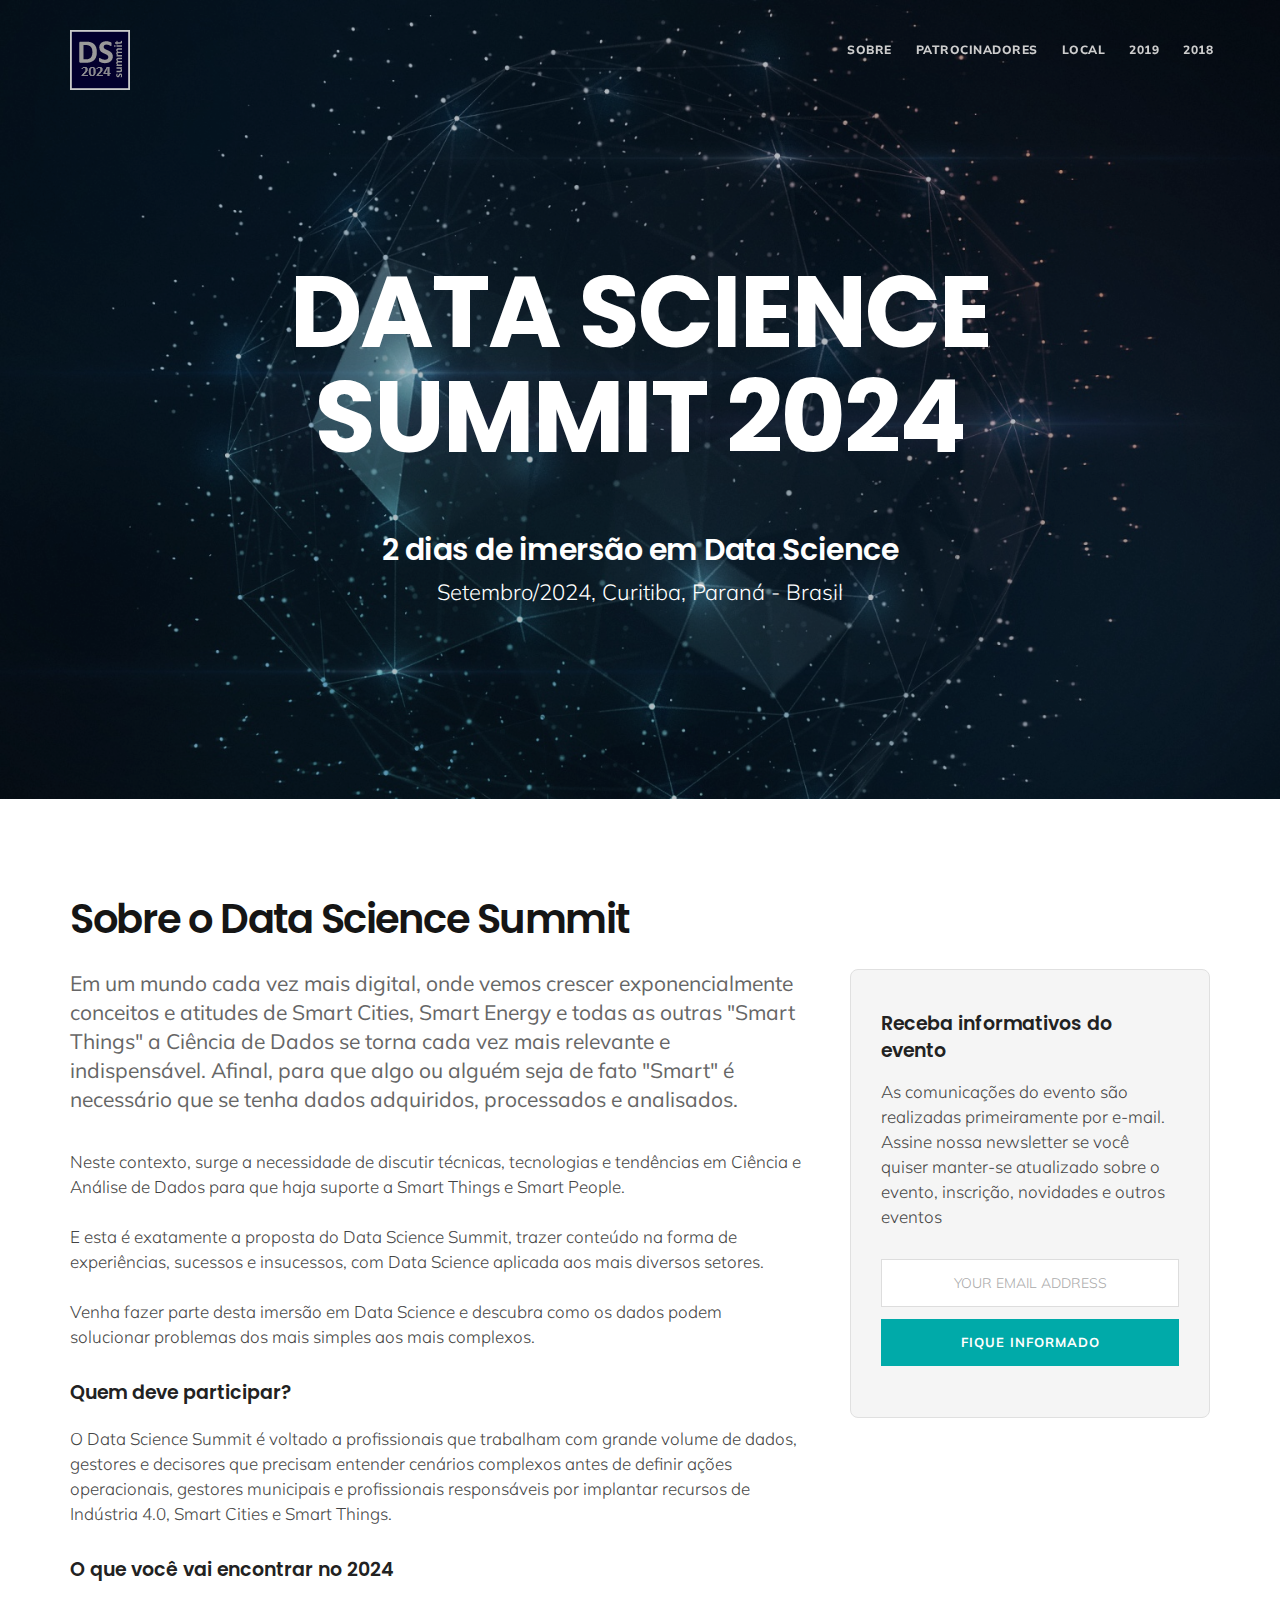
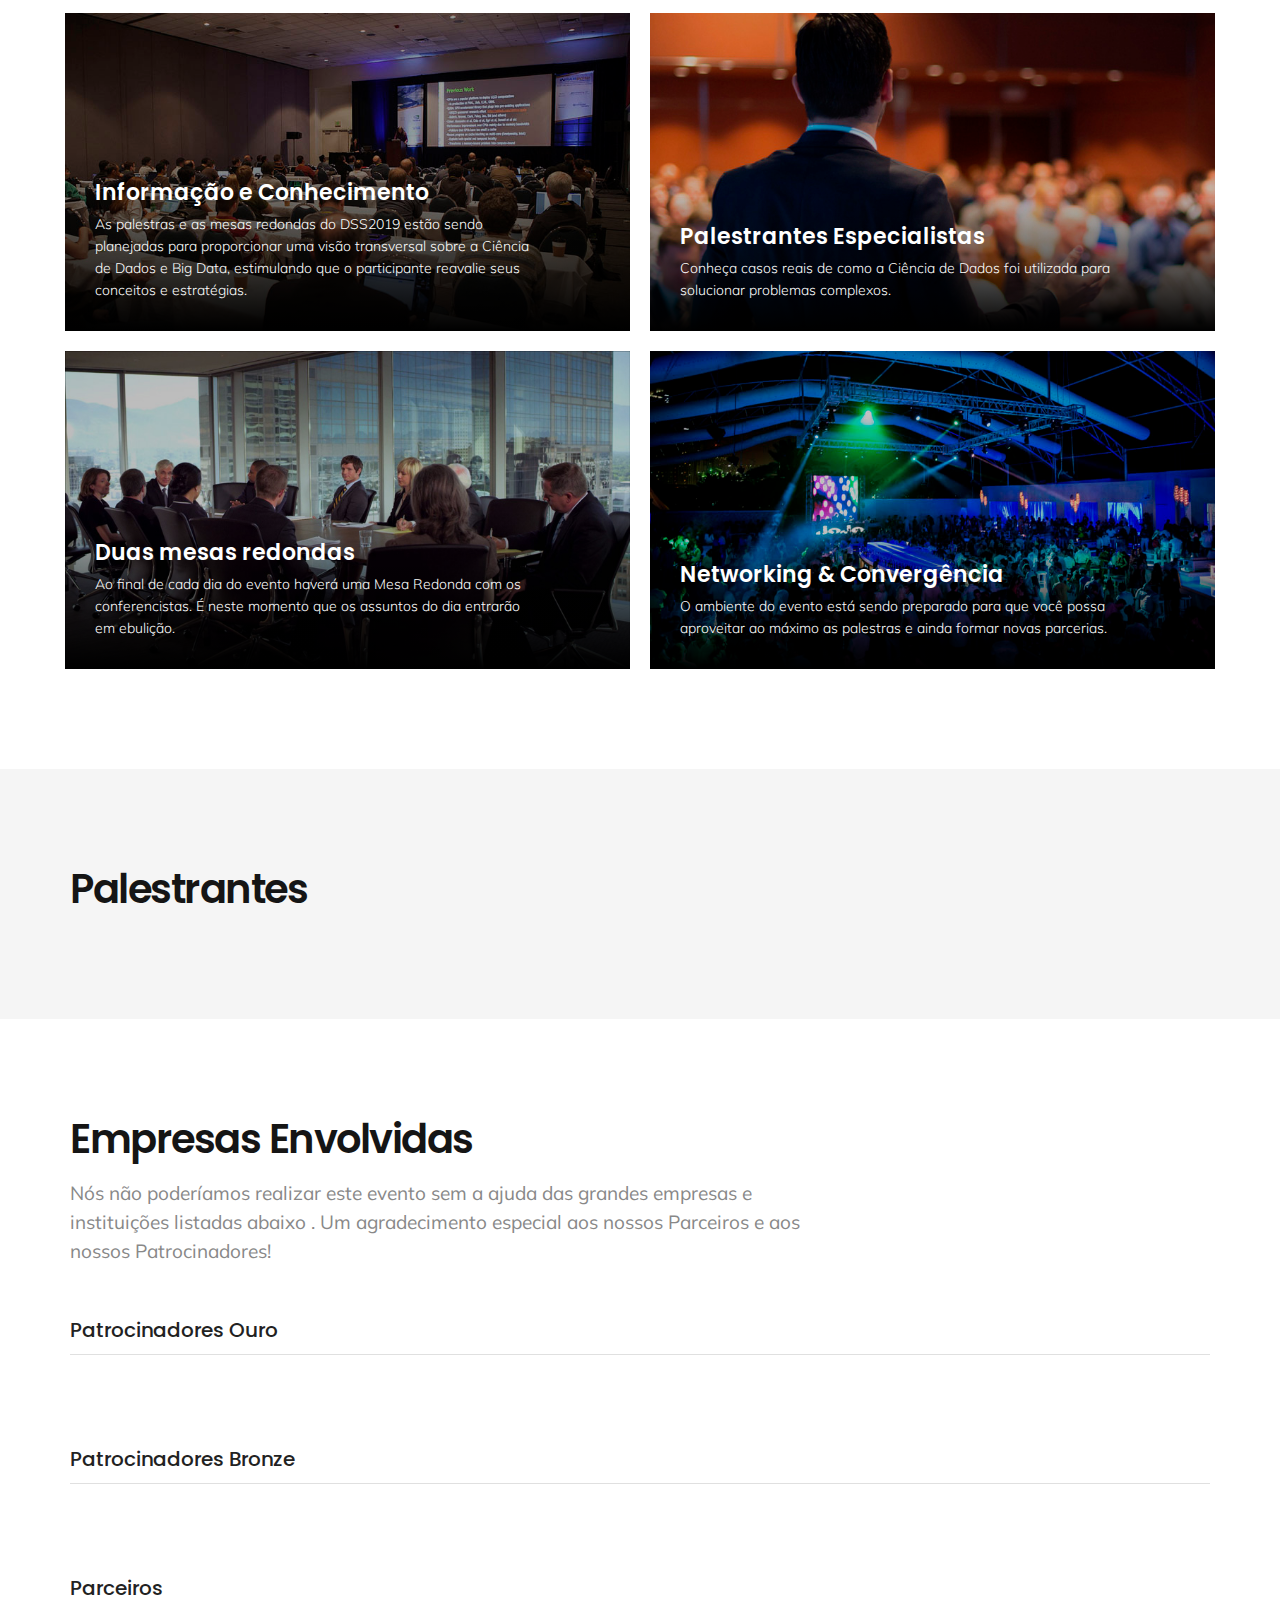
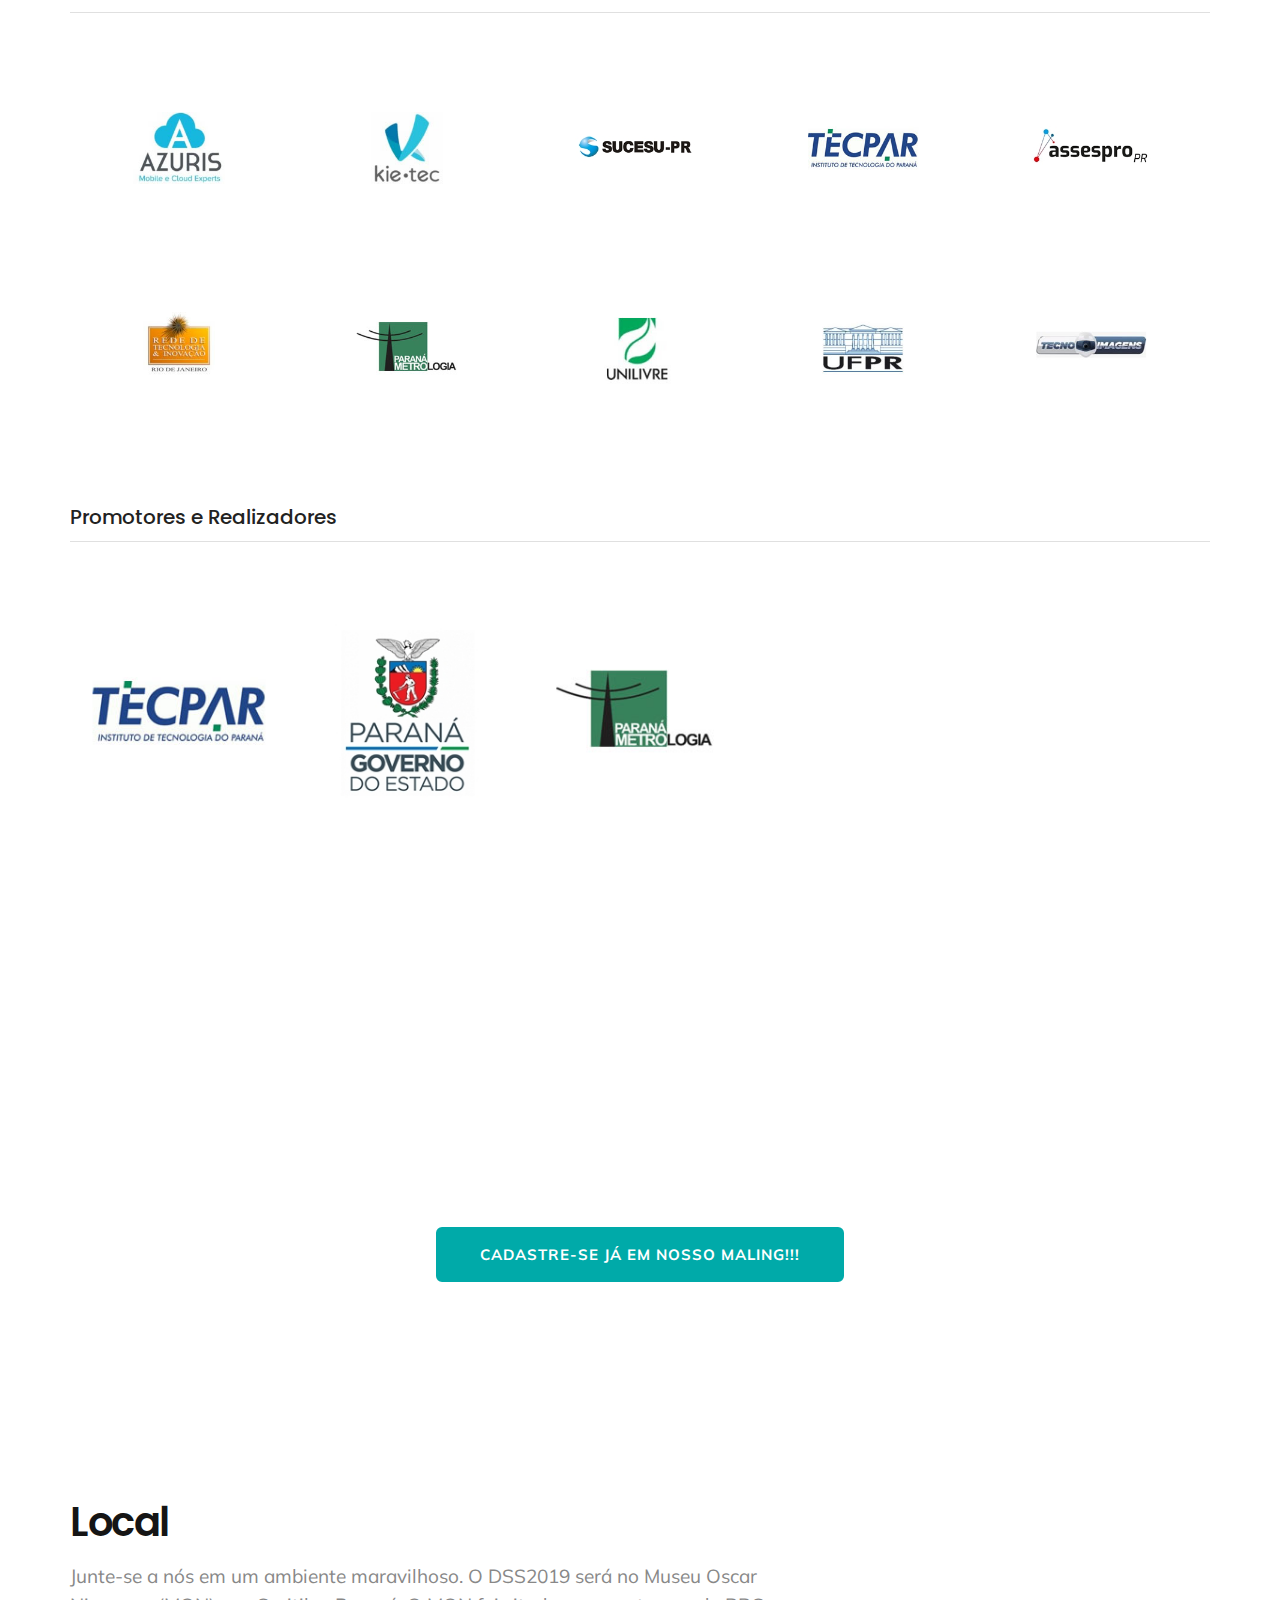
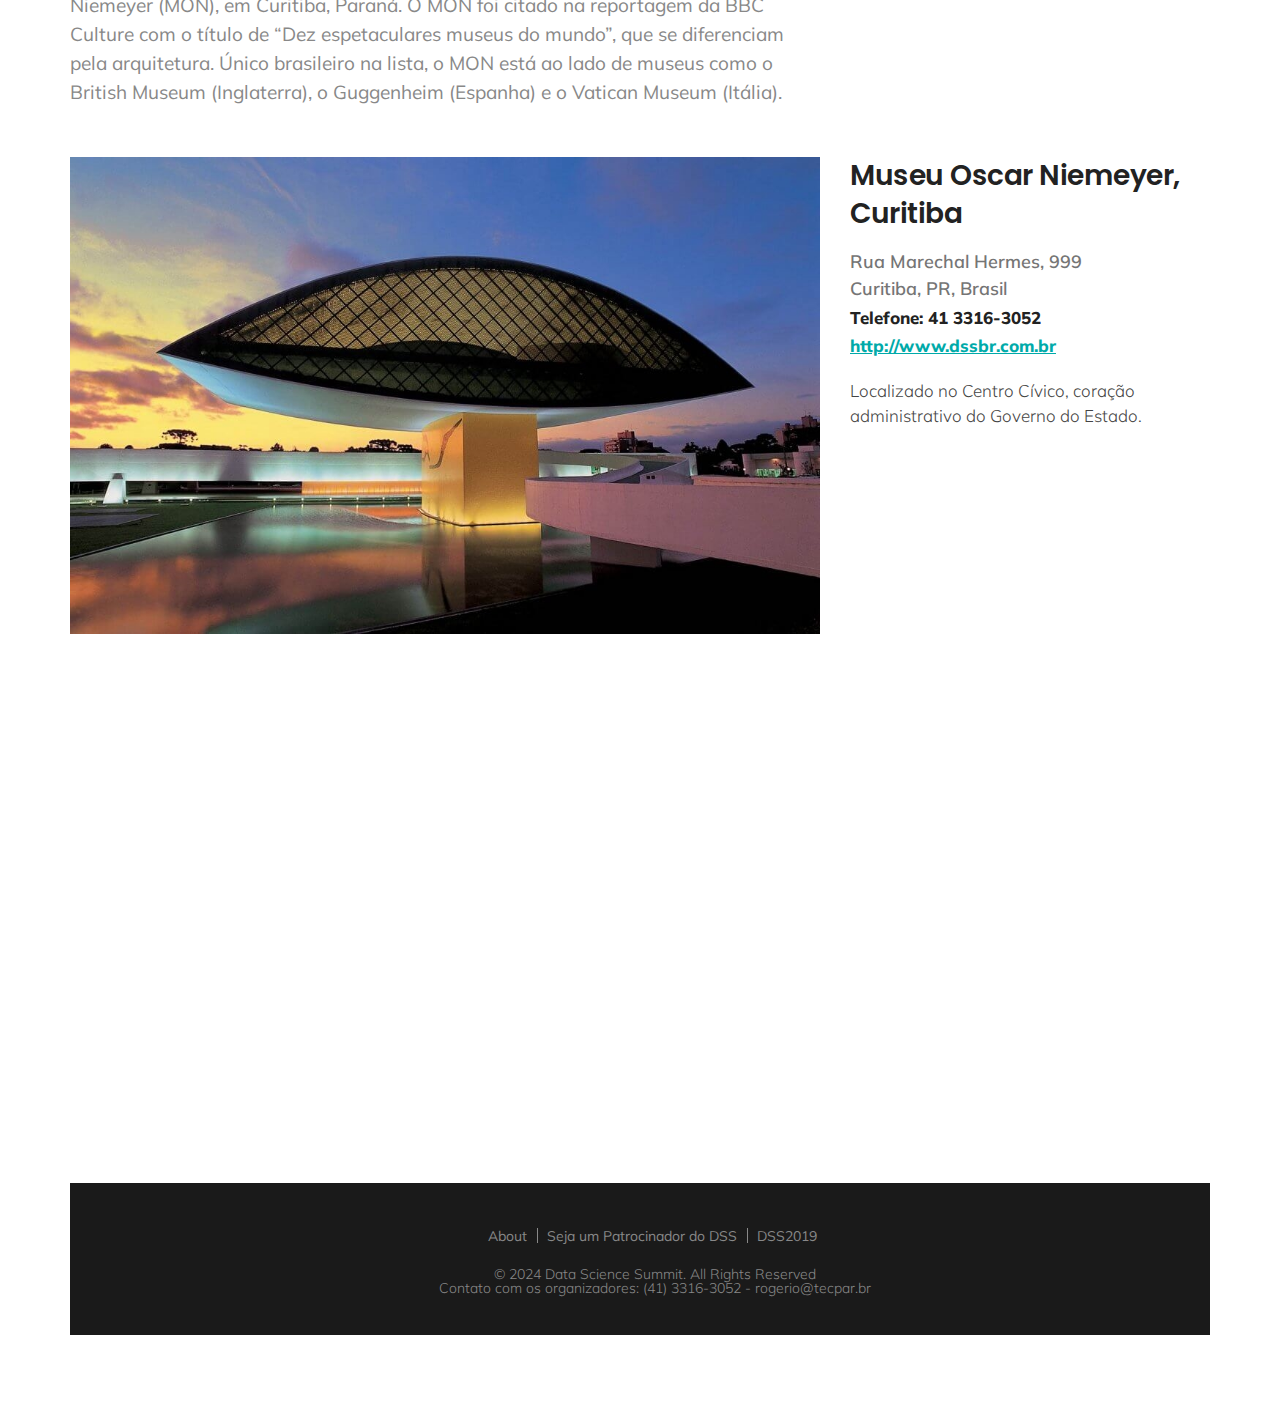
<file: index.html>
<!DOCTYPE html>
<html lang="en">



<head>
	
	
	
		<meta charset="utf-8">
		<meta http-equiv="X-UA-Compatible" content="IE=edge"/>
		<meta name="author" content="DSAThemes"/>	
		<meta name="description" content="Data Science Summit 2019"/>
		<meta name="keywords" content="Responsive, HTML5 template, DSAThemes, Conference, One Page, Landing, Event, Meeting">		
		<meta name="viewport" content="width=device-width, initial-scale=1.0"/>
				
		<!-- SITE TITLE -->
<title>Data Science Summit 2019</title>
							
		<!-- FAVICON AND TOUCH ICONS  -->
		<link rel="shortcut icon" href="images/favicon.ico" type="image/x-icon">
		<link rel="icon" href="images/favicon.ico" type="image/x-icon">
		<link rel="apple-touch-icon" sizes="152x152" href="images/apple-touch-icon-152x152.png">
		<link rel="apple-touch-icon" sizes="120x120" href="images/apple-touch-icon-120x120.png">
		<link rel="apple-touch-icon" sizes="76x76" href="images/apple-touch-icon-76x76.png">
		<link rel="apple-touch-icon" href="images/apple-touch-icon.png">
				
		<!-- BOOTSTRAP CSS -->
		<link href="css/bootstrap.min.css" rel="stylesheet">
				
		<!-- FONT ICONS -->
		<link href="css/font-awesome.min.css" rel="stylesheet">	
				
		<!-- GOOGLE FONTS -->
		<link href="https://fonts.googleapis.com/css?family=Poppins:300,400,500,600,700" rel="stylesheet"> 
		<link href="https://fonts.googleapis.com/css?family=Muli:300,400,600,700,800" rel="stylesheet">
				
		<!-- PLUGINS STYLESHEET -->
		<link href="css/owl.carousel.min.css" rel="stylesheet">
		<link href="css/owl.theme.default.min.css" rel="stylesheet" >
		<link href="css/magnific-popup.css" rel="stylesheet">
				
		<!-- TEMPLATE CSS -->
		<link href="css/style.css" rel="stylesheet"> 

		<!-- Custom Colors -->		
		<!-- <link href="css/green.css" rel="stylesheet"> -->  
		<!-- <link href="css/tomato.css" rel="stylesheet"> -->  
		<!-- <link href="css/yellow.css" rel="stylesheet"> -->  
		<!-- <link href="css/olive-drab.css" rel="stylesheet"> -->  
		<!-- <link href="css/dark-blue.css" rel="stylesheet"> -->  
		<!-- <link href="css/cadet-blue.css" rel="stylesheet"> -->  
		<!-- <link href="css/orange-red.css" rel="stylesheet"> -->  
		<!-- <link href="css/blue.css" rel="stylesheet"> -->  	

		<!-- RESPONSIVE CSS -->
		<link href="css/responsive.css" rel="stylesheet">
</head>
	
	
		
<body>
	
	
	
		<!-- PRELOADER
		============================================= -->		
		<div id="loader-wrapper">
			<div id="loader"></div>
		</div>
		
		
		
		
		<!-- PAGE CONTENT
		============================================= -->	
		<div id="page" class="page">
		
		
		
		
			<!-- HEADER
			============================================= -->
			<header id="header" class="header">
				<nav class="navbar navbar-fixed-top"> 				
					<div class="container">
					
																					<!-- Navigation Bar -->
						<div class="navbar-header">
						
							<!-- Responsive Menu Button -->
							<button type="button" id="nav-toggle" class="navbar-toggle text-right" data-toggle="collapse" data-target="#navigation-menu">
								<span class="sr-only">Toggle navigation</span> 
								<span class="icon-bar"></span>
								<span class="icon-bar"></span>
								<span class="icon-bar"></span>
							</button>
							
							<!-- LOGO IMAGE -->
							<!-- Recommended sizes for Retina Ready displays is 330x80px; -->
							<a class="navbar-brand logo-white" href="#hero-6"><img src="images/logo-white.png" alt="header-logo"></a>
							<a class="navbar-brand logo-black" href="#hero-6"><img src="images/logo.png" alt="header-logo"></a>
							
						</div>	<!-- End Navigation Bar -->
												
						
						<!-- Navigation Menu -->
						<div id="navigation-menu" class="collapse navbar-collapse">
												
							<!-- Navigation Menu Links -->
							<ul class="nav navbar-nav navbar-right">													
								
								<li class="nav-link"><a href="#about">Sobre</a></li>
								<!-- <li class="nav-link"><a href="#speakers">Palestrantes</a></li>	-->
								<!-- <li class="nav-link"><a href="#schedule">Agenda</a></li>	-->
								<!-- <li class="nav-link"><a href="#workshops">Congresso</a></li>		-->
								
								<li class="nav-link"><a href="#sponsors">Patrocinadores</a></li>	
								<li class="nav-link"><a href="#venue">Local</a></li>
								<li class="nav-link"><a href="http://www.dssbr.com.br/2019">2019</a></li>		
								<li class="nav-link"><a href="http://www.dssbr.com.br/2018">2018</a></li>		
								<!-- <li class="nav-link"><a class="header-btn hea-tra" href="#pricing">Ingressos</a></li> --> 
								<!-- <li class="nav-link"><a class="header-btn hea-tra" href="#scientific">Artigos Científicos</a></li> --> 
								
							</ul>
													
						</div>  <!-- End Navigation Menu -->
						
												
					</div>	  <!-- End container -->					
				</nav>	   <!-- End navbar  -->
			</header>	<!-- END HEADER -->
			
			
			
			
			<!-- HERO-6
			============================================= -->
			<section id="hero-6" class="bg-scroll hero-section">
				<div class="hero-overlay division">
					<div class="container white-color">	
						<div class="row hero-row-180">						
							<div class="col-md-10 col-md-offset-1 hero-txt text-center">	


								<!-- Title -->							
								<h2 class="h2-hero-huge">Data Science Summit 2024</h2>
								
								<!-- Smalll Title -->
								<h3 class="h3-hero m-top-60">2 dias de imersão em Data Science</h3>
								
								<!-- Event Date -->	
								<p class="p-hero-medium">Setembro/2024, Curitiba, Paraná - Brasil</p>

								<!-- Button -->
								<!-- <a href="#pricing" class="btn btn-huge tra-hover m-top-25">Inscrições</a>&nbsp;&nbsp;&nbsp;&nbsp;<a href="#scientific" class="btn btn-huge tra-hover m-top-25">Artigos Científicos</a> -->
								
									
							</div>							
						</div>	
					</div>    <!-- End container -->
				</div>	   <!-- End Hero overlay -->
			</section>	<!-- END HERO-6 -->
		
		
		
		
			<!-- ABOUT
			============================================= -->
			<section id="about" class="wide-80 about-section division">
				<div class="container">	
		
		
					<!-- SECTION TITLE -->
					<div class="row">
						<div class="col-md-9 col-lg-8 section-title">
							
							
							<h2>Sobre o Data Science Summit</h2>	
						</div>	
					</div>
					
										
					<div class="row">
					
						
						<!-- ABOUT TEXT -->
						<div class="col-md-8 about-txt p-right-30 m-bottom-20">
						
							<!-- Big Size Text -->
							<p class="p-lg dark-color m-bottom-35">Em um mundo cada vez mais digital, onde vemos crescer exponencialmente conceitos e atitudes de Smart Cities, Smart Energy e todas as outras &quot;Smart Things&quot; a Ciência de Dados se torna cada vez mais relevante e indispensável. Afinal, para que algo ou alguém seja de fato &quot;Smart&quot; é necessário que se tenha dados adquiridos, processados e analisados.
							</p>
							
							<!-- Text -->
							<p>
								Neste contexto, surge a necessidade de discutir técnicas, tecnologias e tendências em Ciência e Análise de Dados para que haja suporte a Smart Things e Smart People.
								<BR>
								<BR>
								E esta é exatamente a proposta do Data Science Summit, trazer conteúdo na forma de experiências, sucessos e insucessos, com Data Science aplicada aos mais diversos setores.
								<BR>
								<BR>
								Venha fazer parte desta imersão em Data Science e descubra como os dados podem solucionar problemas dos mais simples aos mais complexos.
							</p>
							<!-- Small Title -->
							<h4 class="m-top-30 m-bottom-20">Quem deve participar?</h4>
							
							<!-- Text -->
							<p>O Data Science Summit é voltado a profissionais que trabalham com grande volume de dados, gestores e decisores que precisam entender cenários complexos antes de definir ações operacionais, gestores municipais e profissionais responsáveis por implantar recursos de Indústria 4.0, Smart Cities e Smart Things.
							</p>
							
						
						</div>
						
						
						<!-- NEWSLETTER FORM -->
						<div class="col-md-4 about-form m-bottom-20">
							<div id="newsletter" class="bg-lightgrey">

								<!-- Small Title -->
								<h4 class="m-bottom-15">Receba informativos do evento</h4>
								
								<!-- Text -->
								<p>As comunicações do evento são realizadas primeiramente por e-mail. Assine nossa newsletter se você quiser manter-se atualizado sobre o evento,
								   inscrição, novidades e outros eventos
								</p>
								
								<!-- Newsletter Form -->
								<form class="newsletter-form m-top-30">
									
									<!-- Newsletter Form Input -->		
									<input type="email" class="form-control" placeholder="Your Email Address" required id="s-email">								
									<button type="submit" class="btn btn-medium dark-hover">Fique informado</button>

									<!-- Newsletter Form Notification -->		
									<label for="s-email" class="form-notification"></label>
													
								</form>
								
							</div>					
						</div>
						
		
					</div>	<!-- END ABOUT TEXT -->
					
					
					<!-- ABOUT IMAGES -->
					<div class="row aimg-row">
					
					
						<!-- Small Title -->
						<div class="col-md-12">							
							<h4 class="m-bottom-30">O que você vai encontrar no 2024</h4>
						</div>
						
					
						<!-- ABOUT IMAGE #1 -->
						<div class="col-md-6 about-image">
							<div class="a-image">
							
								<!-- Image Link -->
								<img class="img-responsive" src="images/about-1.jpg" alt="about-image"/>
							
								<!-- Image Text -->
								<div class="aimg-text white-color">
								
									<!-- Title -->
									<h4 class="h4-huge">Informação e Conhecimento</h4>
									
									<!-- Text -->
									<p>As palestras e as mesas redondas do DSS2019 estão sendo planejadas para proporcionar uma visão transversal sobre a Ciência de Dados e Big Data, estimulando que o participante reavalie seus conceitos e estratégias. 
									</p> 
									
								</div>
								
							</div>
						</div>
						
						
						<!-- ABOUT IMAGE #2 -->
						<div class="col-md-6 about-image">
							<div class="a-image">
							
								<!-- Image Link -->
								<img class="img-responsive" src="images/about-2.jpg" alt="about-image"/>
								
								<!-- Image Text -->
								<div class="aimg-text white-color">
								
									<!-- Title -->
									<h4 class="h4-huge">Palestrantes Especialistas</h4>	

									<!-- Text -->
									<p>Conheça casos reais de como a Ciência de Dados foi utilizada para solucionar problemas complexos.
									</p>
									
								</div>
							
							</div>
						</div>
						
						
						<!-- ABOUT IMAGE #3 -->
						<div class="col-md-6 about-image">
							<div class="a-image">
							
								<!-- Image Link -->
								<img class="img-responsive" src="images/about-3.jpg" alt="about-image"/>

								
								<!-- Image Text -->
								<div class="aimg-text white-color">
								
									<!-- Title -->
									<h4 class="h4-huge">Duas mesas redondas</h4>	

									<!-- Text -->
									<p>Ao final de cada dia do evento haverá uma Mesa Redonda com os conferencistas. É neste momento que os assuntos do dia entrarão em ebulição.
									</p>
									
								</div>
							
							</div>
						</div>
						
						
						<!-- ABOUT IMAGE #4 -->
						<div class="col-md-6 about-image">
							<div class="a-image">
							
								<!-- Image Link -->
								<img class="img-responsive" src="images/about-4.jpg" alt="about-image"/>
								
								<!-- Image Text -->
								<div class="aimg-text white-color">
								
									<!-- Title -->
									<h4 class="h4-huge">Networking & Convergência</h4>

									<!-- Text -->
									<p>O ambiente do evento está sendo preparado para que você possa aproveitar ao máximo as palestras e ainda formar novas parcerias. 
									</p>
									
								</div>
							
							</div>
						</div>
						
							
					</div>	<!-- END ABOUT IMAGES -->

		
				</div>	   <!-- End container -->
			</section>	<!-- END ABOUT -->
			
			

<!-- ####################################################################################################-->
<!-- ####################################################################################################-->
<!-- ####################################################################################################-->
<!-- ####################################################################################################-->
<!-- ####################################################################################################-->





			<!-- SPEAKERS -->

			<section id="speakers" class="bg-lightgrey wide-50 speakers-section division">
				<div class="container">


					<!-- SECTION TITLE -->
					<div class="row">
						<div class="col-md-9 col-lg-8 section-title">
						
							<!-- Title -->
							<h2>Palestrantes</h2>
							
							<!-- Text -->
							<p><!--Featuring 80 hours of content from 8 speakers. The FrontUpConf'17 has an unrivalled line-up of
							   hard-to-reach CMOs, industry pioneers and digital specialists at the top of their field, all coming
							   together to share the secrets of their success -->
							</p>
							
						</div>	
					</div>

				
					<div class="row">
						<ul class="speakers-wrapper">
						
						
							<!-- SPEAKER #1 -->
							<!-- SPEAKER #2 -->
							<!-- SPEAKER #3 -->
							<!-- SPEAKER #5 -->
							<!-- SPEAKER #6 -->
							<!-- SPEAKER #7 -->
							<!-- SPEAKER #8 -->
	  <table width="200" border="0" align="center" cellpadding="12">
<!--
    <tr>
      <td valign="top"><img src="images/speaker-1.jpg" alt="speaker-foto" height="260" width="260" /></td>
      <td valign="top"><img src="images/speaker-2.jpg" alt="speaker-foto" height="260" width="260" /></td>
      <td valign="top"><img src="images/speaker-3.jpg" alt="speaker-foto" height="260" width="260" /></td>
      <td valign="top"><img src="images/speaker-5.jpg" alt="speaker-foto" height="260" width="260" /></td>
    </tr>

    <tr>
      <td valign="top"><h4 align="center">RICARDO DANTAS STUMPF <br />
        Auditor Federal de Controle Externo<br />
        Tribunal de Contas da Uni&atilde;o - TCU</h4>
		
      <p align="center">Cientista da Computa&ccedil;&atilde;o e Auditor Federal de Controle Externo, na fun&ccedil;&atilde;o de Especialista S&ecirc;nior em TI do Tribunal de Contas da Uni&atilde;o. J&aacute; atuou como gestor t&eacute;cnico de dados e gestor do programa de desenvolvimento descentralizado de solu&ccedil;&otilde;es de TI.</p></td>
      <td valign="top"><h4 align="center">DENISE TSUNODA <br />
        Professora e Pesquisadora<br />
        Universidade Federal do Paran&aacute; - UFPR</h4>
      <p align="center">Formada em Inform&aacute;tica, doutora em Engenharia El&eacute;trica e Inform&aacute;tica Industrial. Atua em descoberta de padr&otilde;es em banco de dados com data mining, opinion mining, social mining com a utiliza&ccedil;&atilde;o de m&eacute;todos tradicionais de descoberta de conhecimento. </p></td>
      <td valign="top"><h4 align="center">LEANDRO CRUZ <br />
        Founder &amp; CIO<br />
        Dogma - The Privacy Company</h4>
      <p align="center">Empreendedor e professor, graduado em Ci&ecirc;ncia da Computa&ccedil;&atilde;o na PUC/SP, com p&oacute;s-gradua&ccedil;&atilde;o em Tecnologia de Objetos no Senac/SP e cursos de extens&atilde;o no exterior. Certified Scrum Master e Open Source committer. Cofundador da Oystr e Dogma (legaltech). </p></td>
      <td valign="top"><h4 align="center">GABRIEL LIMA <br />
        Data Scientist<br />
        Zerum - IT Engineering Simplified</h4>
      <p align="center">Analista de dados com o foco em algoritmos de machine learning. Exper&ecirc;ncia no desenvolvimento de sistemas complexos com algoritmos de classifica&ccedil;&atilde;o, cluster, an&aacute;lise de grafos, NLP, real time analytics, Deep Learning, h20.ia, Python, R e elasticsearch. </p></td>
    </tr>
  </table>
  <p>&nbsp;</p>
  <table width="200" border="0" align="center" cellpadding="12">
    <tr>
      <td valign="top"><img  height="260" width="260" src="images/speaker-6.jpg" alt="speaker-foto" /></td>
      <td valign="top"><img height="260" width="260" src="images/speaker-7.jpg" alt="speaker-foto" /></td>
      <td valign="top"><img height="260" width="260" src="images/speaker-8.jpg" alt="speaker-foto" /></td>
      <td valign="top"><img height="260" width="260" src="images/speaker-9.jpg" alt="speaker-foto" /></td>

    </tr>
    <tr>
      <td valign="top"><h4 align="center">IGOR CAMPOS <br />
        Application Engineer &amp; Data Scientist<br />
        Volvo Group &ndash; Group Trucks Technology </h4>
      <p align="center">Engenheiro de Controle e Automa&ccedil;&atilde;o, trabalha com minera&ccedil;&atilde;o, tratamento e an&aacute;lise de dados na Volvo. Utiliza Clusteriza&ccedil;&atilde;o e Machine Learning em projetos locais e globais, com monitoramento de frotas e avalia&ccedil;&atilde;o de solu&ccedil;&otilde;es implementadas no mercado. </p></td>
      <td valign="top"><h4 align="center">LEONARDO COSTA <br />
        Presales Team Lead at UiPath<br />
        UiPath </h4>
      <p align="center">Cientista da Computa&ccedil;&atilde;o, Mestre em Ci&ecirc;ncias da Computa&ccedil;&atilde;o. Experi&ecirc;ncia em solu&ccedil;&otilde;es de Middleware, Cloud e Processos. Focado em Robotic Process Automation, auxiliando no desenvolvimento de solu&ccedil;&otilde;es para extrair o potencial que a automa&ccedil;&atilde;o de processos em neg&oacute;cios. </p></td>
      <td valign="top"><h4 align="center">MARCELO MANZANO <br />
        System Consultant<br />
        Tableau </h4>
      <p align="center">Engenheiro Eletr&ocirc;nico e Cientista da Computa&ccedil;&atilde;o com MBA em Gest&atilde;o Internacional de TI. Trabalha com EDWs, Data Mining e Big Data em clientes como Vivo, Claro, Telefonica, Siemens, Serpro, Sefaz-DF, Correios, e outros. Professor de p&oacute;s gradua&ccedil;&atilde;o/MBA pela FIAP e Mackenzie, em Modelagem Dimensional, Administra&ccedil;&atilde;o de bancos NoSQL, Colunares e Relationais, Governan&ccedil;a de Dados, Arquitetura de Big Data e Data Science (R e Python). </p></td>


      <td valign="top"><h4 align="center">JACSON FRESSATTO<br />
        Founder & CEO<br />
        Laura </h4>
      <p align="center">
	  Inventor do Robô Laura, a primeira plataforma de inteligência artificial que gerencia riscos do mundo. Fundador e presidente do Instituto Laura Fressatto. Arquiteto de sistemas, focado em segurança corporativa, trabalhou em projetos de grandes empresas como IBM e Volvo. Foi responsável por mais de USD 180 milhões de savings em fraudes sistêmicas. Speaker nos TEDx São Paulo, Fortaleza e Parque Barigui (Curitiba), além de centenas de outros eventos em todo o país.  Um hacker ativista com uma meta audaciosa: impactar positivamente um bilhão de vidas.
	  </p></td>


    </tr>
-->	
  </table>
						
							
						</ul>
					</div>	   <!-- End row -->
				</div>	   <!-- End container -->
			</section>	




			<!-- END SPEAKERS -->



			
			
			<!-- END SCHEDULE -->


<!--##################################################################################-->
<!--##################################################################################-->
<!--##################################################################################-->
<!--##################################################################################-->







<!--###################################################################################-->

<!--###################################################################################-->

			
			<!-- GALLERY
			============================================= -->
			<!-- END GALLERY -->
            <!-- REGISTER FORM 
			============================================= -->

<!-- END REGISTER FORM  -->
			
			
			
			
			<!-- SPONSORS
			============================================= -->				
			<section id="sponsors" class="wide-50 sponsors-section division">
				<div class="container">	

					
					<!-- SECTION TITLE -->
					<div class="row">
						<div class="col-md-9 col-lg-8 section-title">
						
							<!-- Title -->
							<h2>Empresas Envolvidas  </h2>
							
							<!-- Text -->
							<p>N&oacute;s n&atilde;o poder&iacute;amos realizar este evento sem a ajuda das grandes empresas e institui&ccedil;&otilde;es listadas abaixo . Um agradecimento especial aos nossos Parceiros e aos nossos Patrocinadores!
							</p>
							
						</div>	
					</div>
				
				
				



				
					<!-- PATROCINADORES OURO -->
					<div class="row">					
						<div class="col-md-12 m-bottom-50 clearfix">		

							<!-- Small Title -->
							<h4 class="h4-lg">Patrocinadores Ouro </h4>
							
							<!-- Sponsors' Logos -->
							<ul class="s-holder text-center">
								
								
								<!-- Sponsor Logo 
								<li class="sponsor">
									<div class="s-logo">
										<img class="img-responsive" src="images/parceiro-02.jpg" alt="Kie-Tec" height="200" width="200">
									</div>
								</li>
								-->
								<!-- Sponsor Logo 
								<li class="sponsor">
									<div class="s-logo">
										<img class="img-responsive" src="images/parceiro-03.jpg" alt="Tableau" height="200" width="200">
									</div>
								</li> 		
								-->
								<!-- Sponsor Logo 
								<li class="sponsor">
									<div class="s-logo">
										<img class="img-responsive" src="images/parceiro-32.jpg" alt="UiPath" height="200" width="200">
									</div>
								</li>
				-->
								
														
							</ul>
							
						</div>					
					</div>	<!-- END PATROCINADORES OURO -->
				
				
					<!-- PATROCINADORES BRONZE -->
					<div class="row">					
						<div class="col-md-12 m-bottom-50 clearfix">		

							<!-- Small Title -->
							<h4 class="h4-lg">Patrocinadores Bronze </h4>
							
							<!-- Sponsors' Logos -->
							<ul class="s-holder text-center">
																								
								<!-- Sponsor Logo 
								<li class="sponsor">
									<div class="s-logo">
										<img class="img-responsive" src="images/parceiro-31.jpg" alt="Data Science Academy" width="120" height="120">
									</div>
								</li>
								
								-->				
														
							</ul>
							
						</div>					
					</div>	<!-- END PATROCINADORES BRONZE -->
				
				
				
				
				
					
					
					<!-- GOLD SPONSORS -->
					<div class="row">					
						<div class="col-md-12 m-bottom-50 clearfix">		

							<!-- Small Title -->
							<h4 class="h4-lg">Parceiros</h4>
							
							<!-- Sponsors' Logos -->
							<ul class="s-holder text-center">
																								
								<!-- Sponsor Logo -->
								<li class="sponsor">
									<div class="s-logo">
										<img class="img-responsive" src="images/parceiro-01.jpg" alt="Azuris Cloud & Mobile" height="120" width="120">
									</div>
								</li>
																						
								<!-- Sponsor Logo -->
								<li class="sponsor">
									<div class="s-logo">
										<img class="img-responsive" src="images/parceiro-02.jpg" alt="Kie-Tec" height="120" width="120">
									</div>	
								</li>
																						
								<!-- Sponsor Logo
								<li class="sponsor">
									<div class="s-logo">
										<img src="images/parceiro-03.jpg" alt="Tableau" class="img-responsive">
									</div>	
								</li> -->
														
								<!-- Sponsor Logo -->
								<li class="sponsor">
									<div class="s-logo">
										<img class="img-responsive" src="images/parceiro-04.jpg" alt="SUCESU-PR" height="120" width="120">
									</div>	

								</li>						
											
								<!-- Sponsor Logo 
								<li class="sponsor">
									<div class="s-logo">
										<img class="img-responsive" src="images/parceiro-05.jpg" alt="Agência Brasileira de Inteligência">
									</div>	
								</li>	-->
								<!-- Sponsor Logo -->
								<li class="sponsor">
									<div class="s-logo">
										<img class="img-responsive" src="images/parceiro-06.jpg" alt="Instituto de Tecnologia do Paraná" height="120" width="120">
									</div>	
								</li>
								<!-- Sponsor Logo -->
								<li class="sponsor">
									<div class="s-logo">
										<img class="img-responsive" src="images/parceiro-07.jpg" alt="ASSESPRO" height="120" width="120">
									</div>	
								</li>	
									
								<!-- Sponsor Logo -->
								<li class="sponsor">
									<div class="s-logo">
										<img class="img-responsive" src="images/parceiro-10.jpg" alt="Rede de Tecnologia do Rio de Janeiro" height="120" width="120">
									</div>	
								</li>
								<!-- Sponsor Logo -->
								<li class="sponsor">
									<div class="s-logo">
										<img class="img-responsive" src="images/parceiro-11.jpg" alt="PR Metrologia" height="120" width="120">
									</div>	
								</li>	
								<!-- Sponsor Logo -->
								<li class="sponsor">
									<div class="s-logo">
										<img class="img-responsive" src="images/parceiro-12.jpg" alt="Universidade Livre do Meio Ambiente" height="120" width="120">
									</div>
								</li>	
								<!-- Sponsor Logo -->
								<li class="sponsor">
									<div class="s-logo">
										<img class="img-responsive" src="images/parceiro-13.jpg" alt="Universidade Federal do Paraná" height="120" width="120">
									</div>	
								</li>	
								<!-- Sponsor Logo -->
								
								<li class="sponsor">
									<div class="s-logo">
										<img class="img-responsive" src="images/parceiro-17.jpg" alt="Tecnoimagem" height="120" width="120">
									</div>	
								</li>	

								<!-- Sponsor Logo
								<li class="sponsor">
									<div class="s-logo">
										<img class="img-responsive" src="images/parceiro-18.jpg" alt="Unimed PR">
									</div>	
								</li>	 -->

								<!-- Sponsor Logo 
								<li class="sponsor">
									<div class="s-logo">
										<img class="img-responsive" src="images/parceiro-19.jpg" alt="Bosch do Brasil">
									</div>	
								</li>	-->
								<!-- Sponsor Logo 
								<li class="sponsor">
									<div class="s-logo">
										<img class="img-responsive" src="images/parceiro-20.jpg" alt="Celepar">
									</div>	
								</li>	-->
								<!-- Sponsor Logo 
								<li class="sponsor">
									<div class="s-logo">
										<img class="img-responsive" src="images/parceiro-23.jpg" alt="Colégio Efetivo">

									</div>	
								</li>	-->
								<!-- Sponsor Logo 
								<li class="sponsor">
									<div class="s-logo">
										<img class="img-responsive" src="images/parceiro-24.jpg" alt="Fomento Paraná">
									</div>	
								</li>-->
								
								<!-- Sponsor Logo -->

								
								
								
								
								
							</ul>
							
						</div>					
					</div>	<!-- END GOLD SPONSORS -->
					
										
					<!-- SILVER SPONSORS -->
					<div class="row">					
						<div class="col-md-12 m-bottom-50 clearfix">		

							<!-- Small Title -->
							<h4 class="h4-lg">Promotores e Realizadores </h4>
							
							<!-- Sponsors' Logos -->
							<ul class="s-holder text-center">
																								
								<!-- Sponsor Logo -->
								<li class="sponsor">
									<div class="s-logo">
										<img class="img-responsive" src="images/parceiro-06.jpg" alt="Instituto de Tecnologia do Paraná">
									</div>
								</li>
								
												
								<!-- Sponsor Logo -->
								<li class="sponsor">
									<div class="s-logo">
										<img class="img-responsive" src="images/parceiro-15.jpg" alt="Governo do Paraná">
									</div>
								</li>
																						
								<!-- Sponsor Logo -->
								<li class="sponsor">
									<div class="s-logo">
										<img class="img-responsive" src="images/parceiro-11.jpg" alt="PR Metrologia">
									</div>
								</li>
														
													

								
							</ul>
							
						</div>					
					</div>	<!-- END SILVER SPONSORS -->
					
								
					<!-- MEDIA PARTNERS -->


					<!-- END MEDIA PARTNERS -->	

					
				</div>	   <!-- End container -->
			</section>  <!-- END SPONSORS -->
			
			
		

				
			<!-- BLOG
			============================================= -->
        	<!-- END BLOG -->
		


		
			<!-- CALL TO ACTION
			============================================= -->
			<section id="call-to-action" class="bg-scroll wide-120 call-to-action division">
				<div class="container">
					<div class="row">									
						<div class="col-md-12 white-color text-center">
							
							<!-- Event Date -->
							<h4 class="h4-huge">Setembro, Curitiba, PR, Brasil, Museu Oscar Niemeyer (MON) </h4>	

							<!-- Title -->
							<h2 class="h2-huge">Voc&ecirc; n&atilde;o vai querer perder o DSS2024 !</h2>

							<!-- Text -->
							
							<!-- Button -->
							<!-- <a href="https://ev.congressy.com/data-sciense-summit-2019-1/" class="btn btn-huge tra-hover m-top-30" target="_blank">Adquira já seu ingresso!</a> --> 
							 <a href="" class="btn btn-huge tra-hover m-top-30" target="_blank">Cadastre-se já em nosso maling!!!</a> 
								
						</div>					
					</div>	   <!-- End row -->
				</div>		<!-- End container -->
			</section>	 <!-- END CALL TO ACTION -->
			
			
			
			
			<!-- VENUE
			============================================= -->	
			<section id="venue" class="wide-70 venue-section division">
				<div class="container">
				
				
					<!-- SECTION TITLE -->
					<div class="row">
						<div class="col-md-9 col-lg-8 section-title">
						
							<!-- Title -->
							<h2>Local</h2>
							
							<!-- Text -->
							<p>Junte-se a n&oacute;s em um ambiente maravilhoso. O DSS2019 será no Museu Oscar Niemeyer (MON), em Curitiba, Paraná. O MON foi citado na reportagem da BBC Culture com o título de “Dez espetaculares museus do mundo”, que se diferenciam pela arquitetura. Único brasileiro na lista, o MON está ao lado de museus como o British Museum (Inglaterra), o Guggenheim (Espanha) e o Vatican Museum (Itália). </p>
							
						</div>	
					</div>

					
					<div class="row">
										
						<!-- VENUE PHOTO -->
						<div class="col-md-8 m-bottom-70">
							<img class="img-responsive" src="images/MON.jpg" alt="venue-photo">
						</div>	
					

					
						<!-- VENUE INFO -->
						<div class="col-md-4 venue-info m-bottom-70">
						
							<h3 class="h3-small">Museu Oscar Niemeyer, Curitiba </h3> 
							
							<!-- Address -->
							<span>Rua Marechal Hermes, 999</span>
							<span>Curitiba, PR, Brasil </span>
							
							<!-- Contact Data -->
							<p class="phone-number">Telefone: 41 3316-3052</p>
							<a href="http://www.dssbr.com.br" class="venue-website">http://www.dssbr.com.br</a>
							
							<!-- Text -->	
							<p class="m-top-20">Localizado no Centro Cívico, coração administrativo do Governo do Estado. </p> 
							
							
							
							<!-- Get Direction Button -->
							
							
						</div>	
						
					</div>
					
					
					<!-- GOOGLE MAP TITLE -->
	   <!-- End row -->
					
					
					<!-- GET DIRECTION TITLE -->
					
					
					<!-- DIRECTION POINTS -->
					
						<!-- DIRECTION POINT #1 -->
										
						<!-- DIRECTION POINT #2 -->
												
						<!-- DIRECTION POINT #3 -->
						
					<!-- END DIRECTION POINTS -->
					
					<!-- End container -->
				 <!-- END VENUE -->

			
			
			
			<!-- ACCOMMODATIONS
			============================================= -->

            <!-- END ACCOMMODATIONS -->
			
			
			
			
			<!-- JOIN US
			============================================= -->
			<section id="join-us" class="bg-scroll wide-120 join-us division">
				<div class="container">
					<div class="row">					
						<div class="col-md-10 col-md-offset-1 col-lg-8 col-lg-offset-2 text-center">

							<!-- Title -->
							<h2 class="h2-huge">Data Science Summit 2024 </h2>
							
							<!-- Text -->
							<p class="p-huge white-color m-bottom-35">O DSS2019 &eacute; a oportunidade para voc&ecirc; conhecer as diferentes t&eacute;cnicas de an&aacute;lises de dados em diferentes setores. Junte-se a n&oacute;s!
							</p>
							
							<!-- Social Links -->
							<div id="join-us-socials">
						
								<ul class="join-us-icons clearfix">
									<li><a href="https://www.facebook.com/Data-Science-Summit-148735025670931/?ref=settings" class="dr-social ico-facebook"><i class="fa fa-facebook" aria-hidden="true"></i></a></li>
									<!--
									<li><a href="#" class="dr-social ico-twitter"><i class="fa fa-twitter" aria-hidden="true"></i></a></li>
									<li><a href="#" class="dr-social ico-google-plus"><i class="fa fa-google-plus" aria-hidden="true"></i></a></li>	
									<li><a href="#" class="dr-social ico-linkedin"><i class="fa fa-linkedin" aria-hidden="true"></i></a></li>
									<li><a href="#" class="dr-social ico-youtube"><i class="fa fa-youtube" aria-hidden="true"></i></a></li>
									<li><a href="#" class="dr-social ico-instagram"><i class="fa fa-instagram" aria-hidden="true"></i></a></li>
									-->
								<!--	
									<li><a href="#" class="dr-social ico-behance"><i class="fa fa-behance" aria-hidden="true"></i></a></li>																
									<li><a href="#" class="dr-social ico-skype"><i class="fa fa-skype" aria-hidden="true"></i></a></li>
									<li><a href="#" class="dr-social ico-vk"><i class="fa fa-vk" aria-hidden="true"></i></a></li>								
									<li><a href="#" class="dr-social ico-digg"><i class="fa fa-digg" aria-hidden="true"></i></a></li>
									<li><a href="#" class="dr-social ico-deviantart"><i class="fa fa-deviantart" aria-hidden="true"></i></a></li>
									<li><a href="#" class="dr-social ico-envelope"><i class="fa fa-envelope-square" aria-hidden="true"></i></a></li>							
									<li><a href="#" class="dr-social ico-delicious"><i class="fa fa-delicious" aria-hidden="true"></i></a></li>								
									<li><a href="#" class="dr-social ico-dribbble"><i class="fa fa-dribbble" aria-hidden="true"></i></a></li>
									<li><a href="#" class="dr-social ico-instagram"><i class="fa fa-instagram" aria-hidden="true"></i></a></li>
									<li><a href="#" class="dr-social ico-pinterest"><i class="fa fa-pinterest" aria-hidden="true"></i></a></li>	
									<li><a href="#" class="dr-social ico-dropbox"><i class="fa fa-dropbox" aria-hidden="true"></i></a></li>									
									<li><a href="#" class="dr-social ico-tumblr"><i class="fa fa-tumblr" aria-hidden="true"></i></a></li>
									<li><a href="#" class="dr-social ico-vimeo"><i class="fa fa-vimeo-square" aria-hidden="true"></i></a></li>
									<li><a href="#" class="dr-social ico-flickr"><i class="fa fa-flickr" aria-hidden="true"></i></a></li>
									<li><a href="#" class="dr-social ico-github"><i class="fa fa-github-alt" aria-hidden="true"></i></a></li>
									<li><a href="#" class="dr-social ico-renren"><i class="fa fa-renren" aria-hidden="true"></i></a></li>
									<li><a href="#" class="dr-social ico-xing"><i class="fa fa-xing" aria-hidden="true"></i></a></li>
									<li><a href="#" class="dr-social ico-weibo"><i class="fa fa-weibo" aria-hidden="true"></i></a></li>
									<li><a href="#" class="dr-social ico-rss"><i class="fa fa-rss" aria-hidden="true"></i></a></li>									
								-->		
								</ul>
							
							</div>
																	
						</div>
					</div>	  <!-- End row -->
				</div>	   <!-- End container -->
			</section>	 <!-- END JOIN US -->
			
		
		
		
			<!-- FOOTER
			============================================= -->
			<footer id="footer" class="bg-black p-top-40 p-bottom-40 footer division">								
				<div class="container">		
					<div class="row">			
						<div class="col-md-12 footer-copyright text-center">	
						
							<!-- Useful Links -->
							<ul class="useful-links clearfix">
								<li><a href="#" class="foo-link">About</a></li>
								<li><a href="mailto:rogerio@tecpar.br" class="foo-link">Seja um Patrocinador do DSS</a></li>
								<li><a href="#" class="foo-link">DSS2019</a></li>
							</ul>
								
							<!-- Footer CopyRight -->
							<p>&copy; 2024 Data Science Summit. All Rights Reserved<BR> Contato com os organizadores: (41) 3316-3052 - rogerio@tecpar.br</p>
							
						</div>	
					</div>	
				</div>												
			</footer>	<!-- END FOOTER -->
		
		
		
		
		</div>	<!-- END PAGE CONTENT -->
		

		
	
		<!-- EXTERNAL SCRIPTS
		============================================= -->	
		<script src="js/jquery-2.2.4.min.js" type="text/javascript"></script>
		<script src="js/bootstrap.min.js" type="text/javascript"></script>	
		<script src="js/modernizr.custom.js" type="text/javascript"></script>
		<script src="js/jquery.easing.js" type="text/javascript"></script>
		<script src="js/retina.js" type="text/javascript"></script>	
		<script src="js/jquery.stellar.min.js" type="text/javascript"></script>	
		<script src="js/jquery.scrollto.js" type="text/javascript"></script>
		<script src="js/jquery.countdown.min.js"></script>		
		<script src="js/owl.carousel.min.js" type="text/javascript"></script>
		<script src="js/jquery.magnific-popup.min.js" type="text/javascript"></script>
		<script src="js/jquery.ajaxchimp.min.js" type="text/javascript"></script>
		<script src="js/register-form.js" type="text/javascript"></script>
		<script src="js/jquery.validate.min.js" type="text/javascript"></script>
				
		<!-- Custom Script -->		
		<script src="js/custom.js" type="text/javascript"></script>	
		
								
		<!-- HTML5 shim, for IE6-8 support of HTML5 elements. All other JS at the end of file. -->
		<!-- [if lt IE 9]>
			<script src="js/html5shiv.js" type="text/javascript"></script>
			<script src="js/respond.min.js" type="text/javascript"></script>
		<![endif] -->
								
		<!-- Google Analytics: Change UA-XXXXX-X to be your site's ID. Go to http://www.google.com/analytics/ for more information. -->	
								
		<!--
		<script>
			var _gaq = _gaq || [];
			_gaq.push(['_setAccount', 'UA-XXXXX-X']);
			_gaq.push(['_trackPageview']);

			(function() {
				var ga = document.createElement('script'); ga.type = 'text/javascript'; ga.async = true;
				ga.src = ('https:' == document.location.protocol ? 'https://ssl' : 'http://www') + '.google-analytics.com/ga.js';
				var s = document.getElementsByTagName('script')[0]; s.parentNode.insertBefore(ga, s);
			})();
		</script>
		-->
</file>
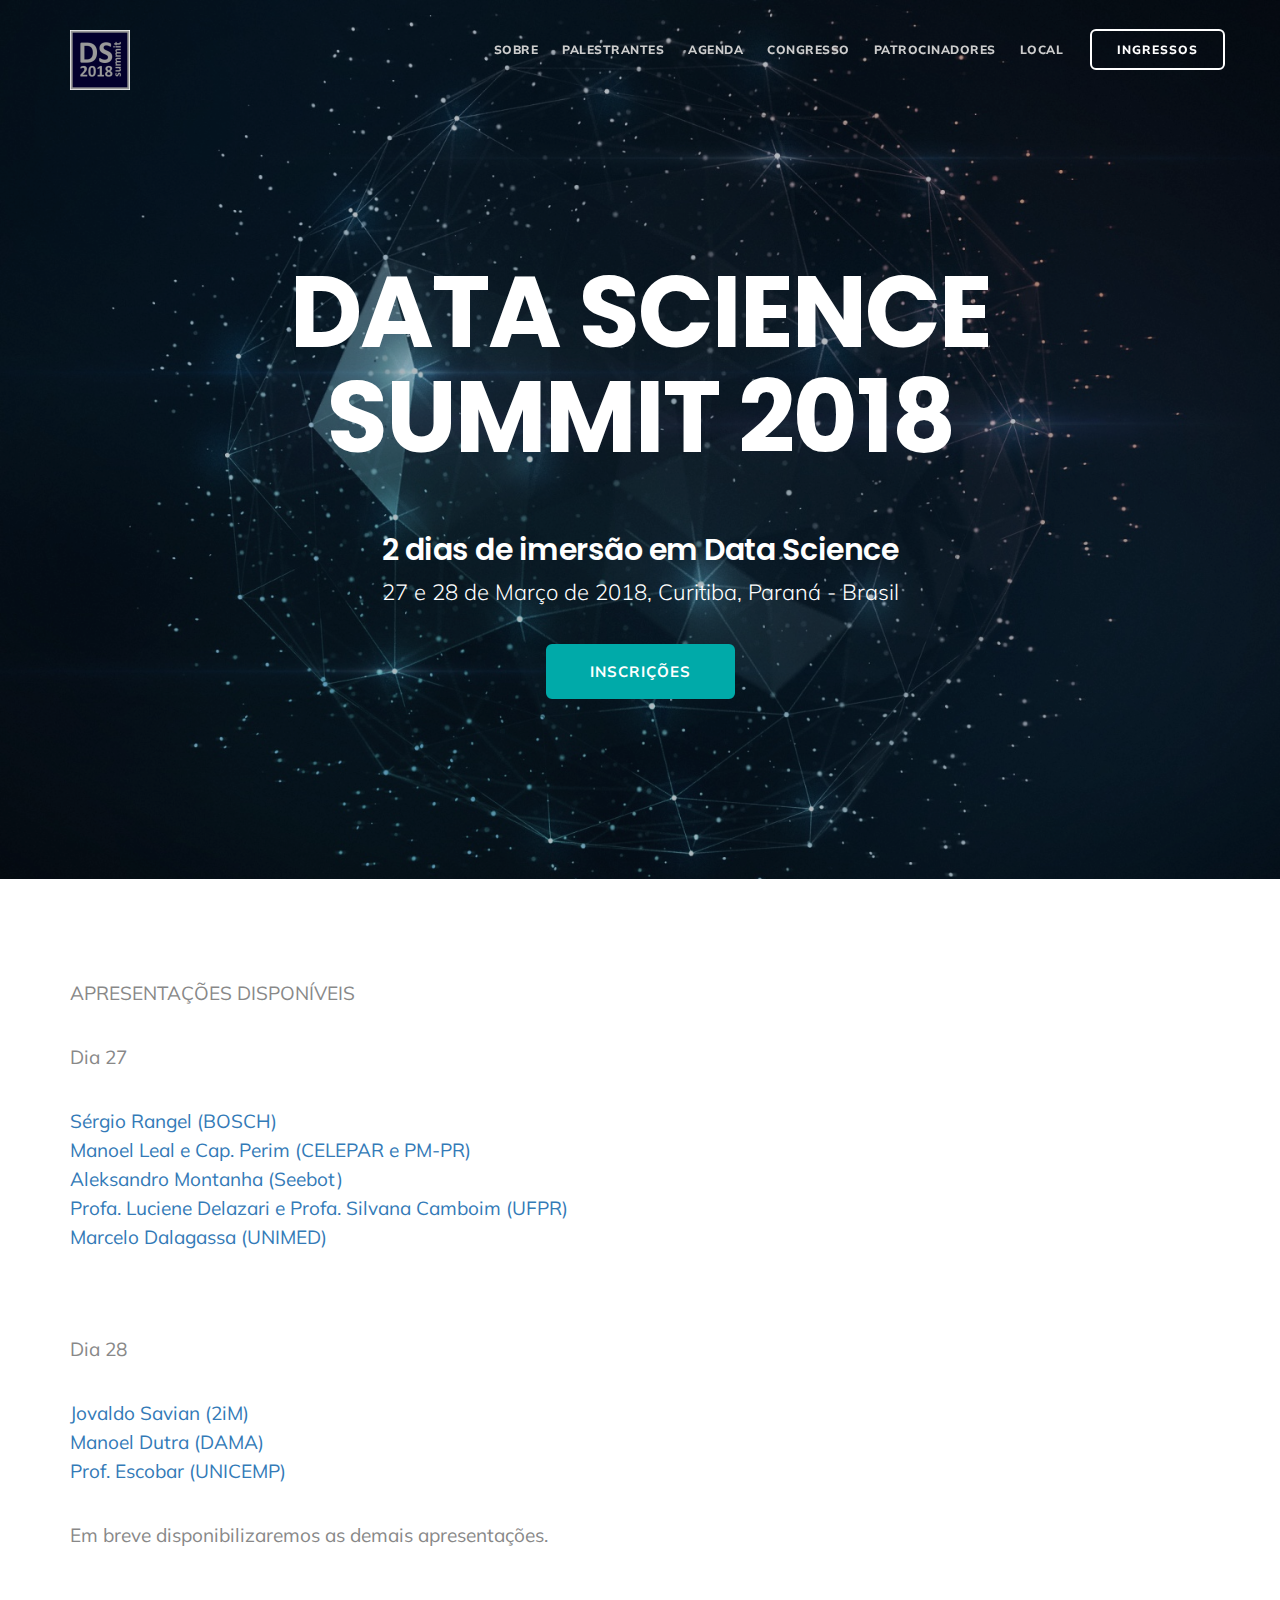
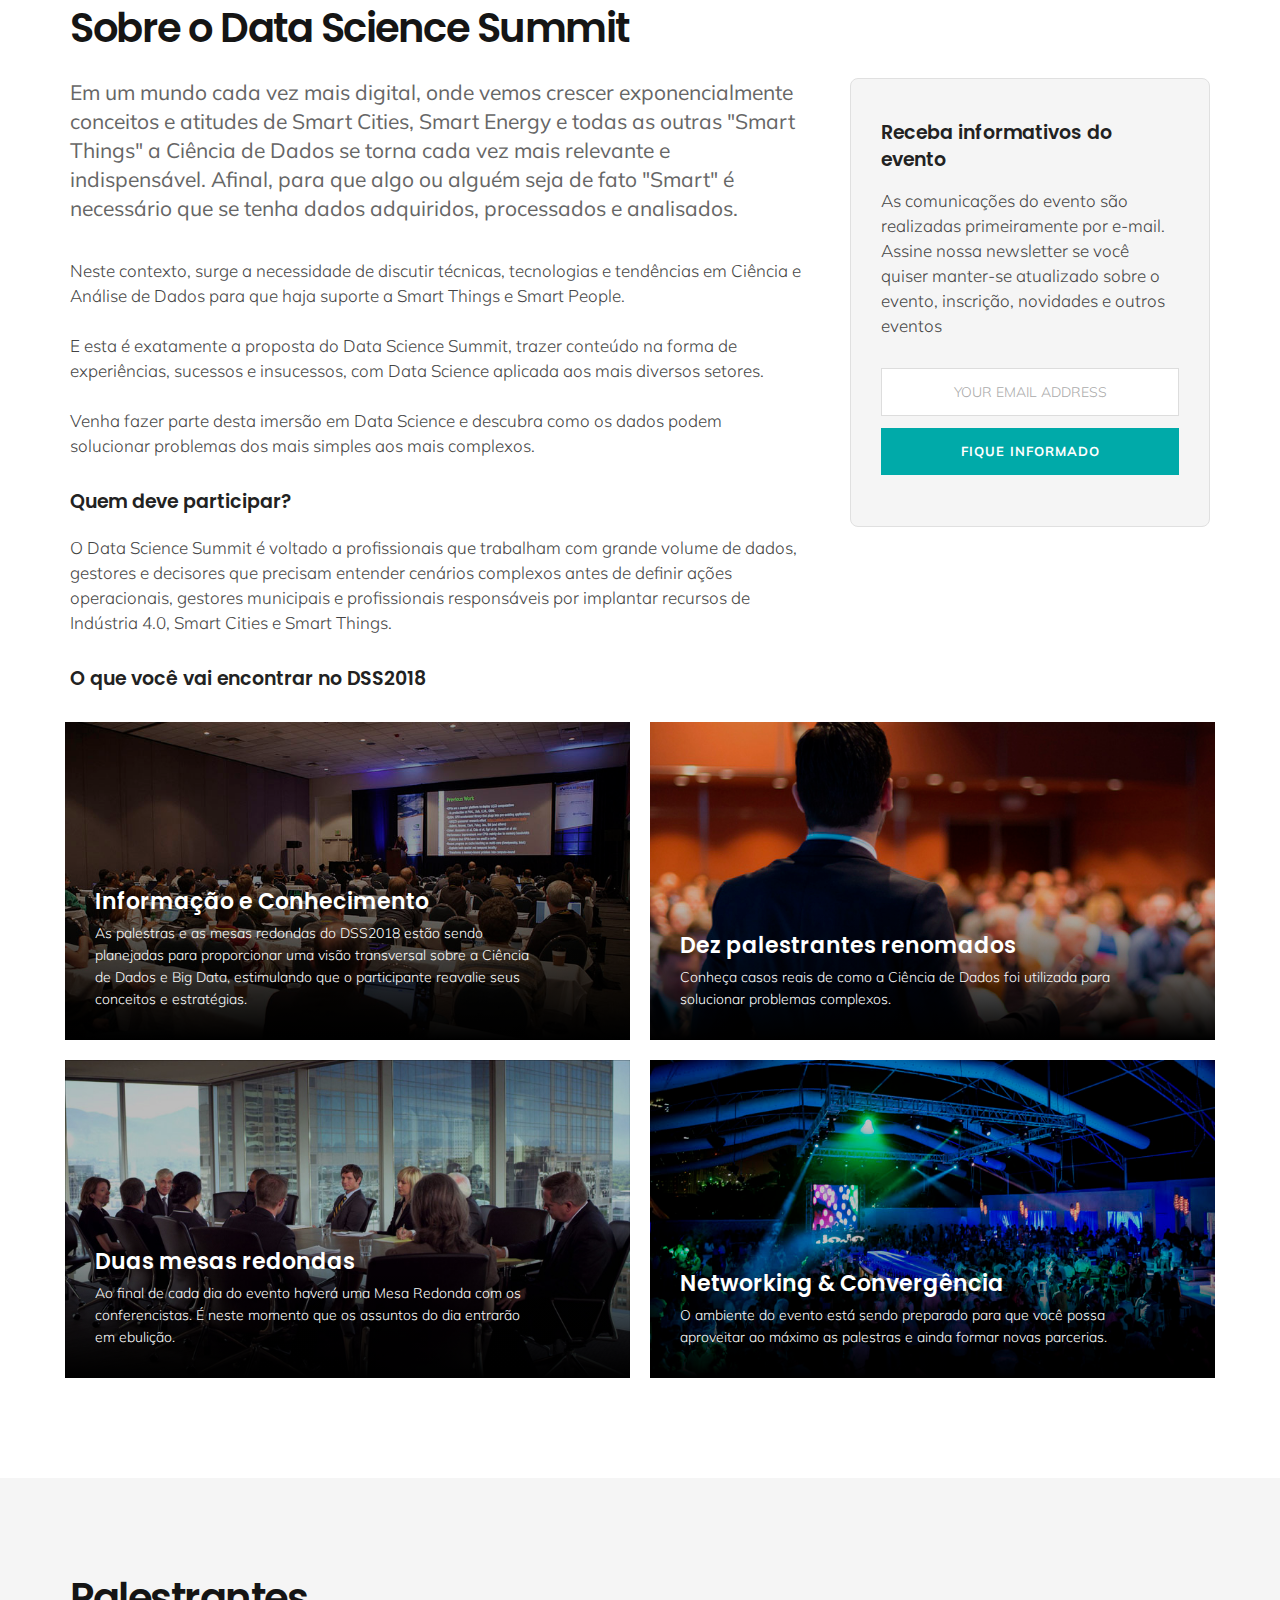
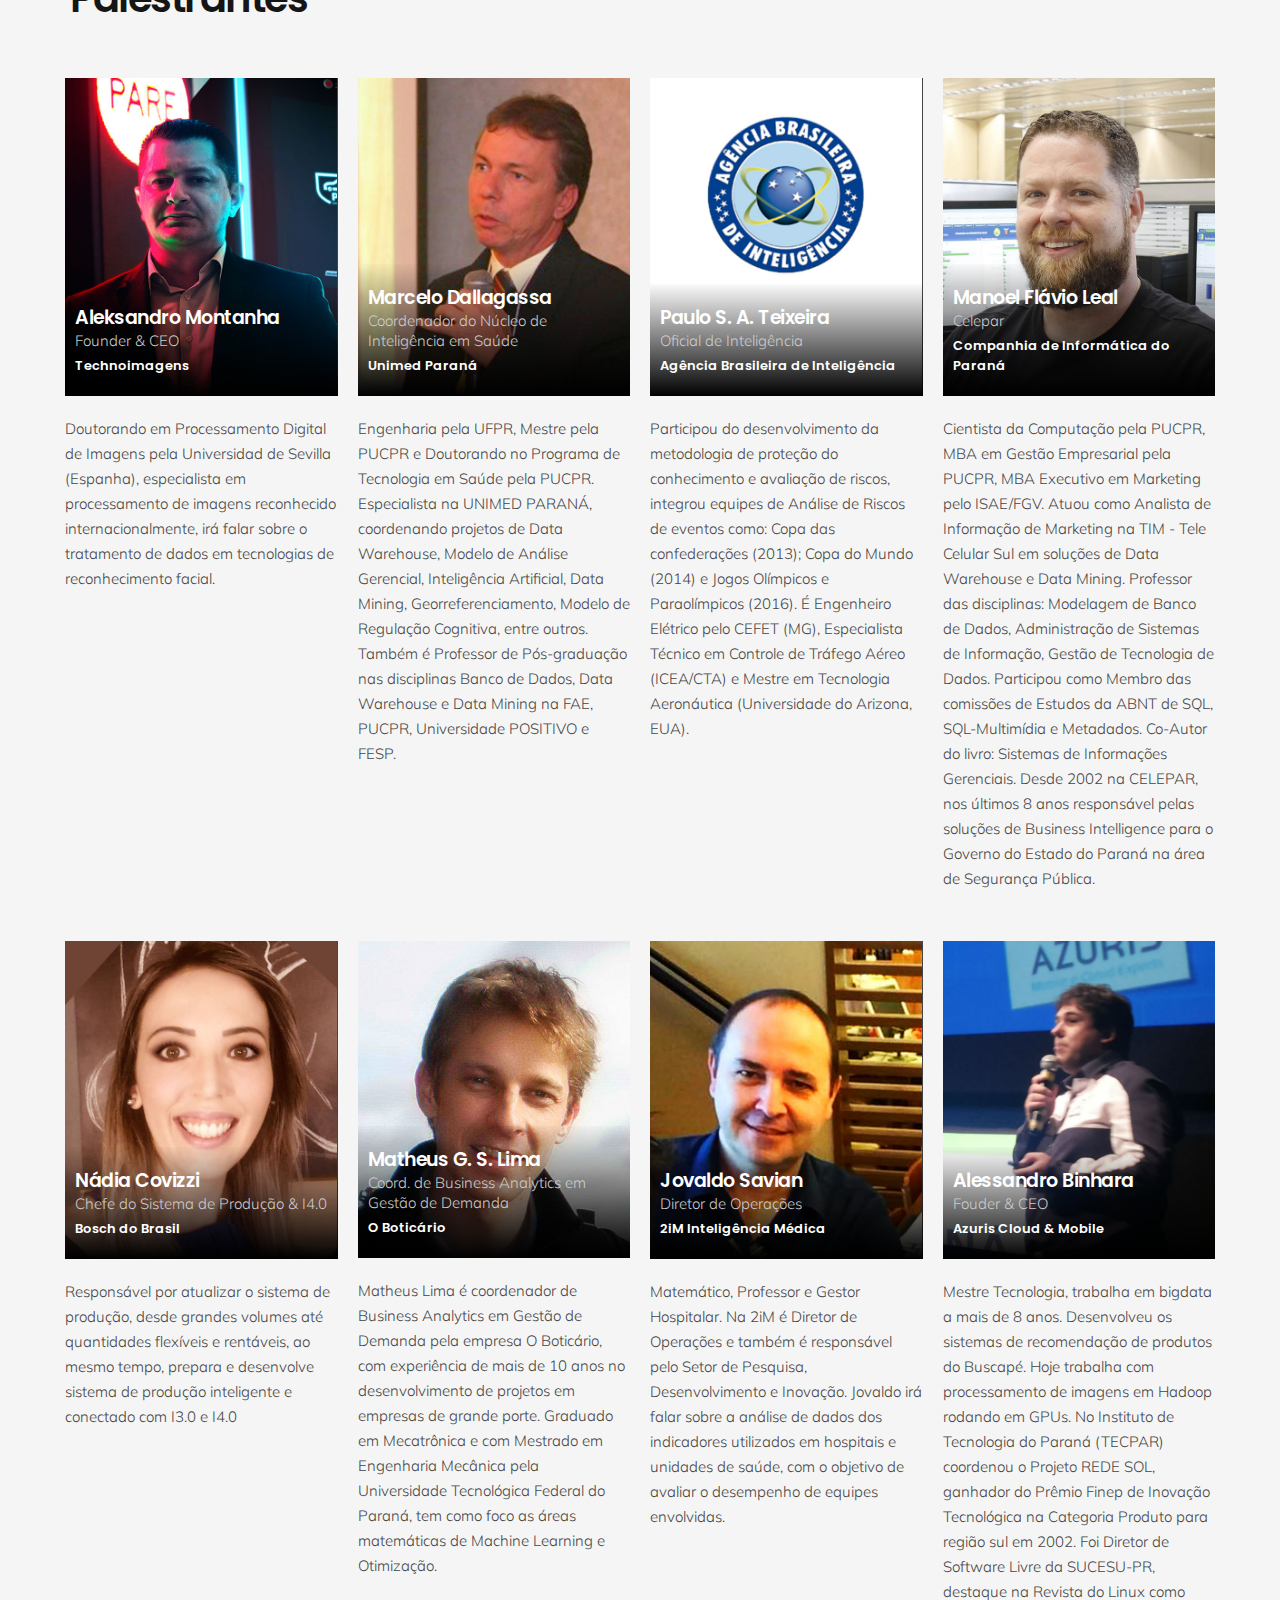
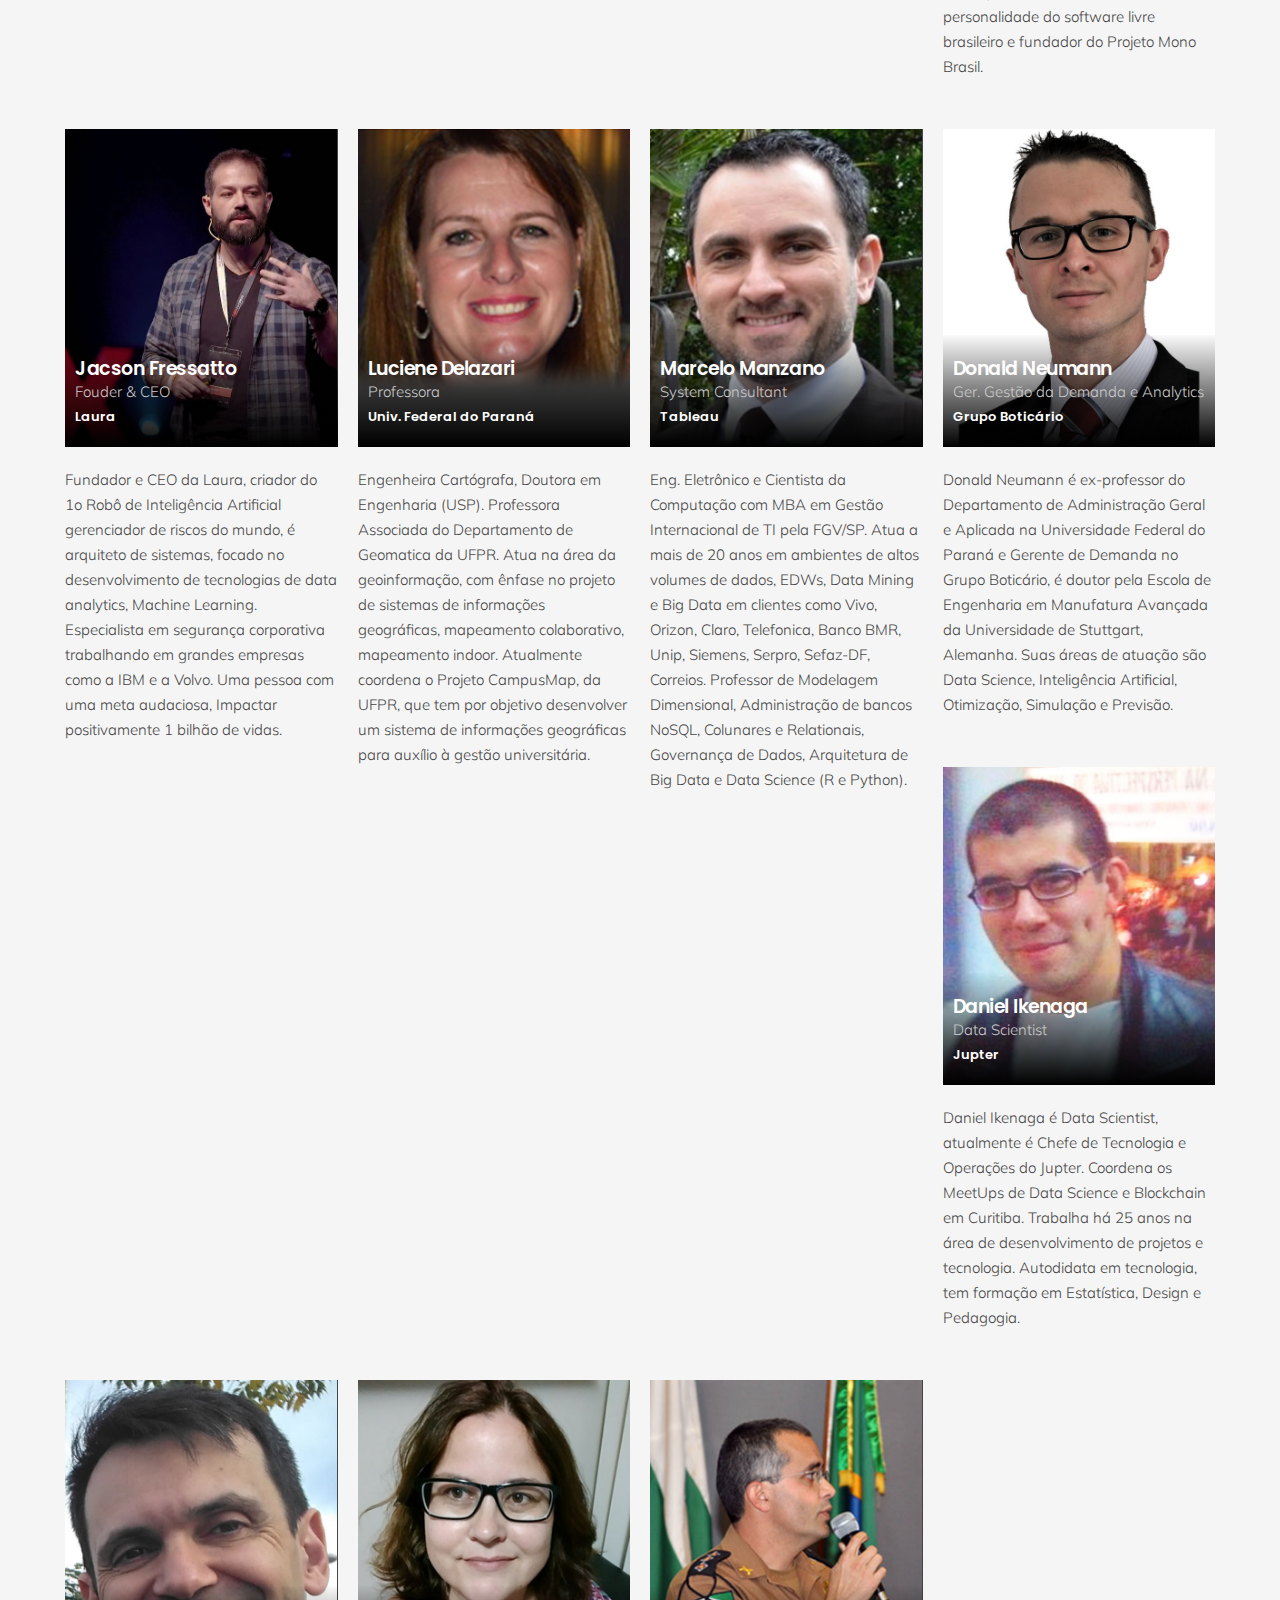
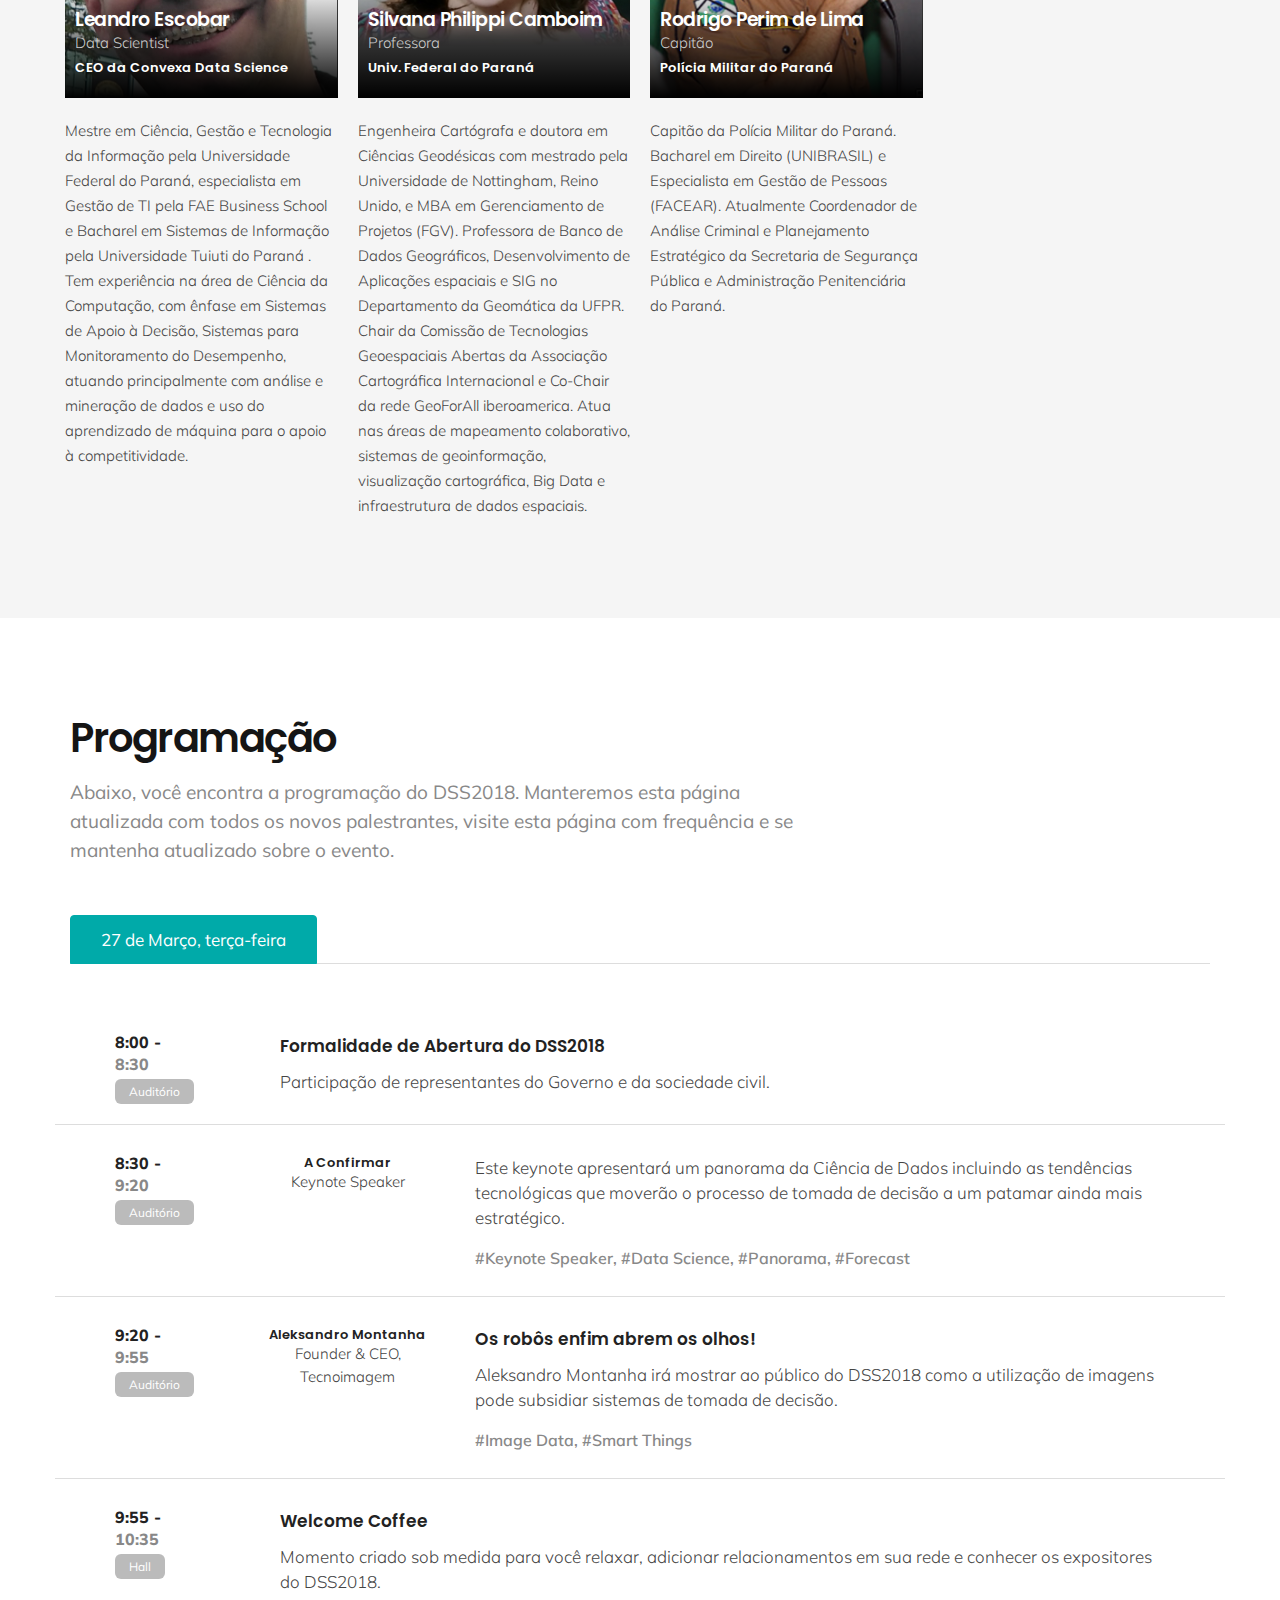
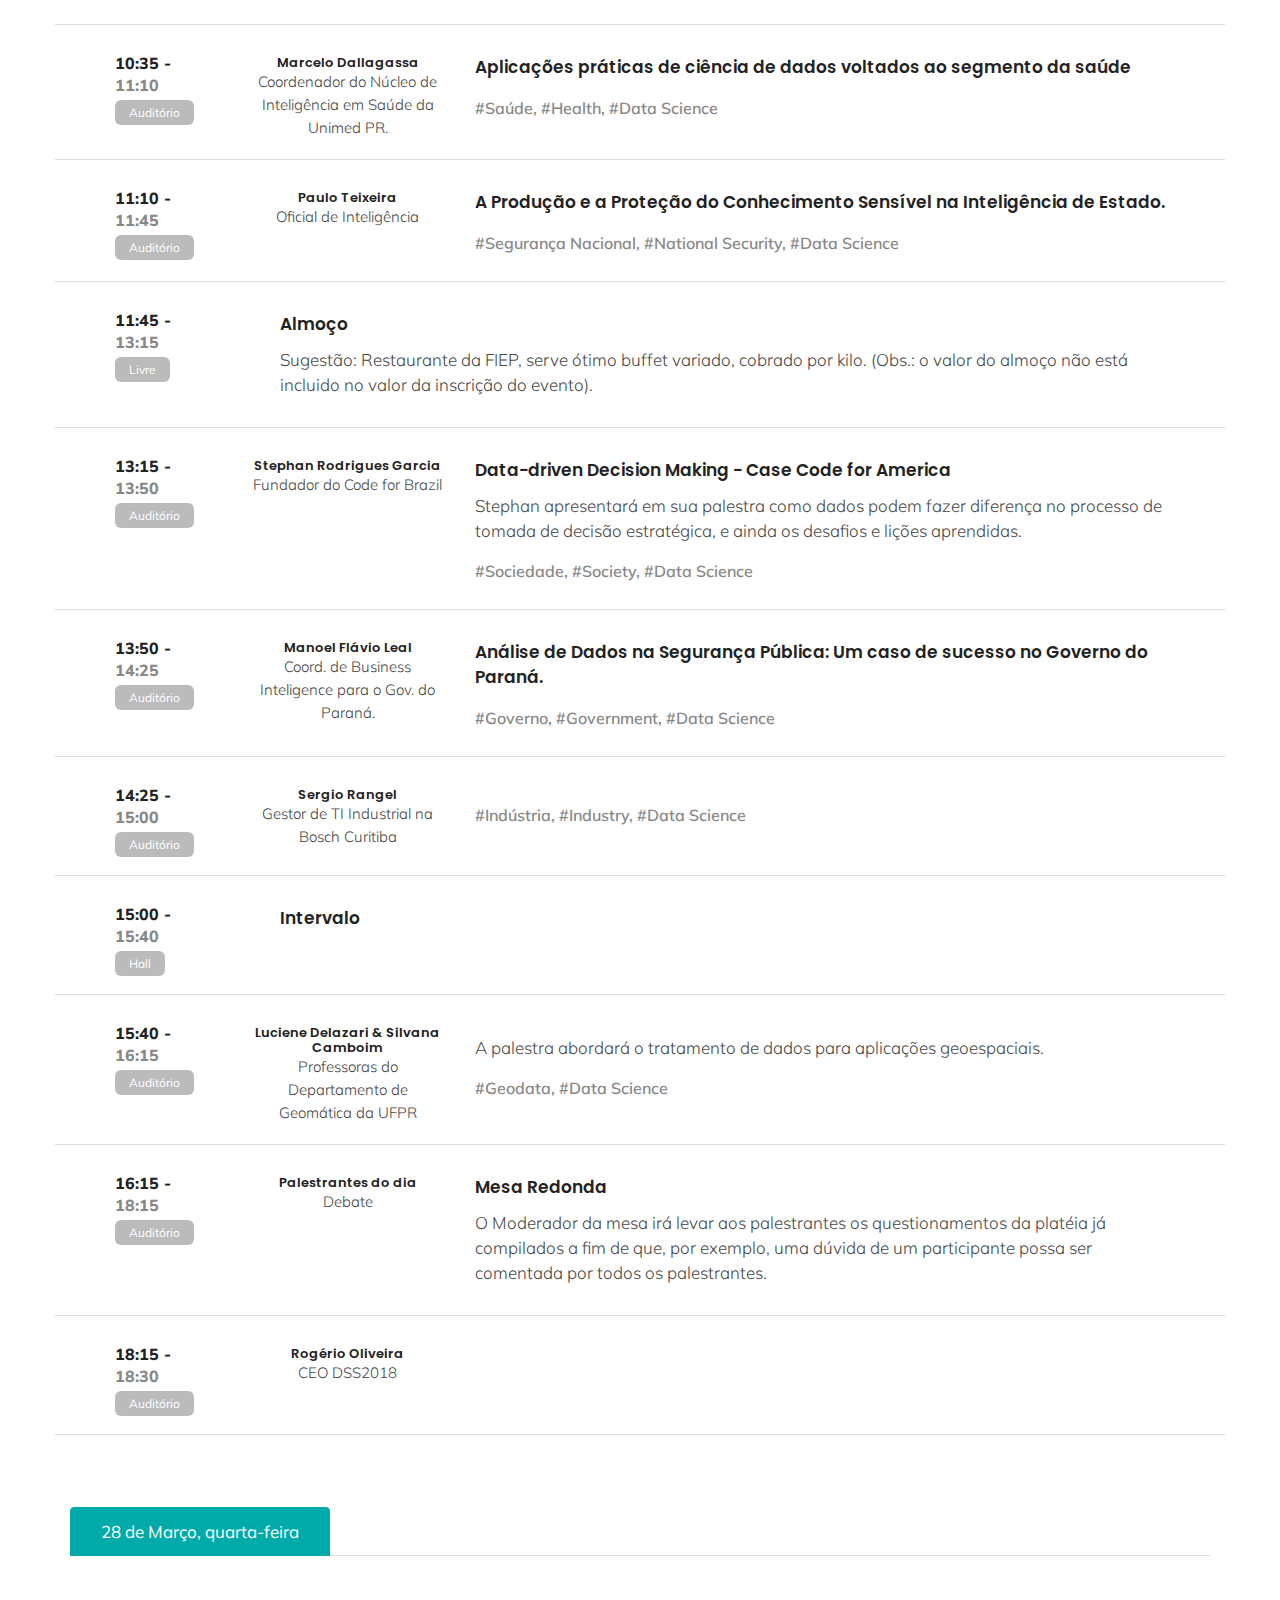
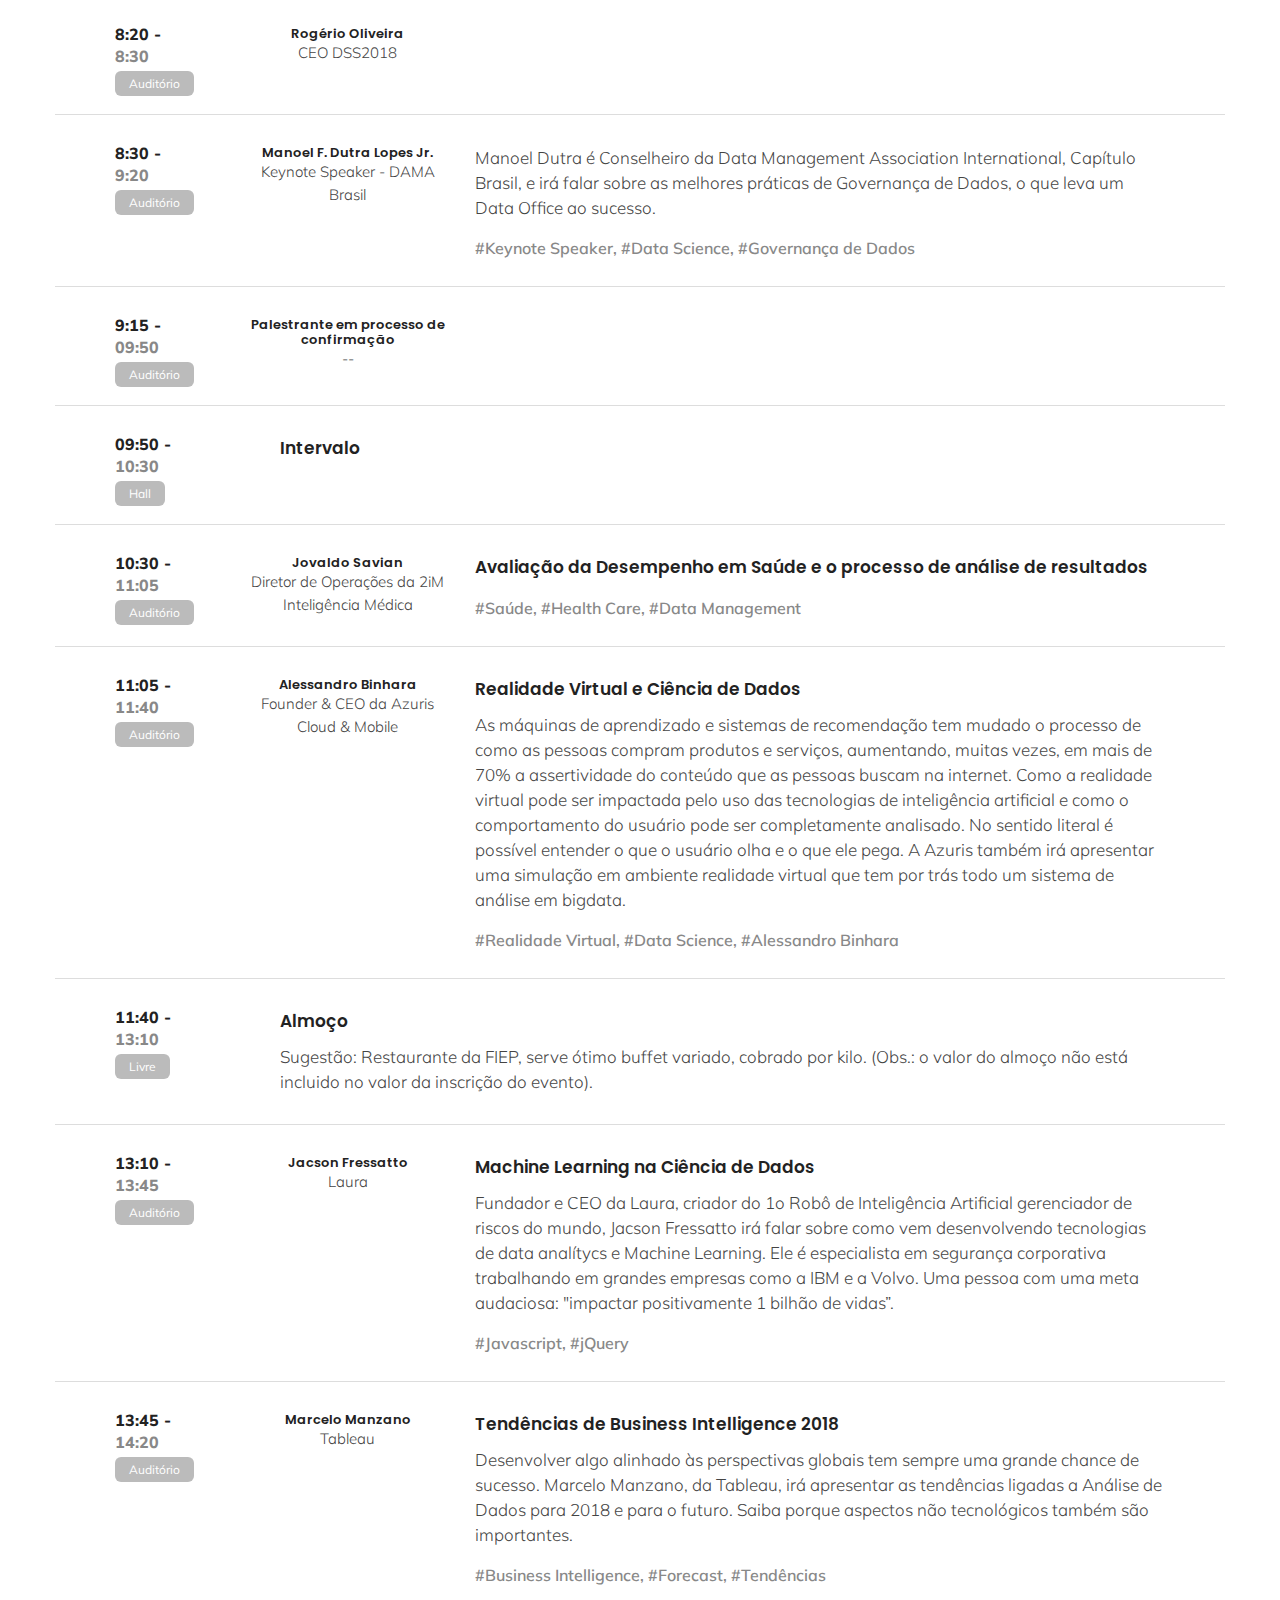
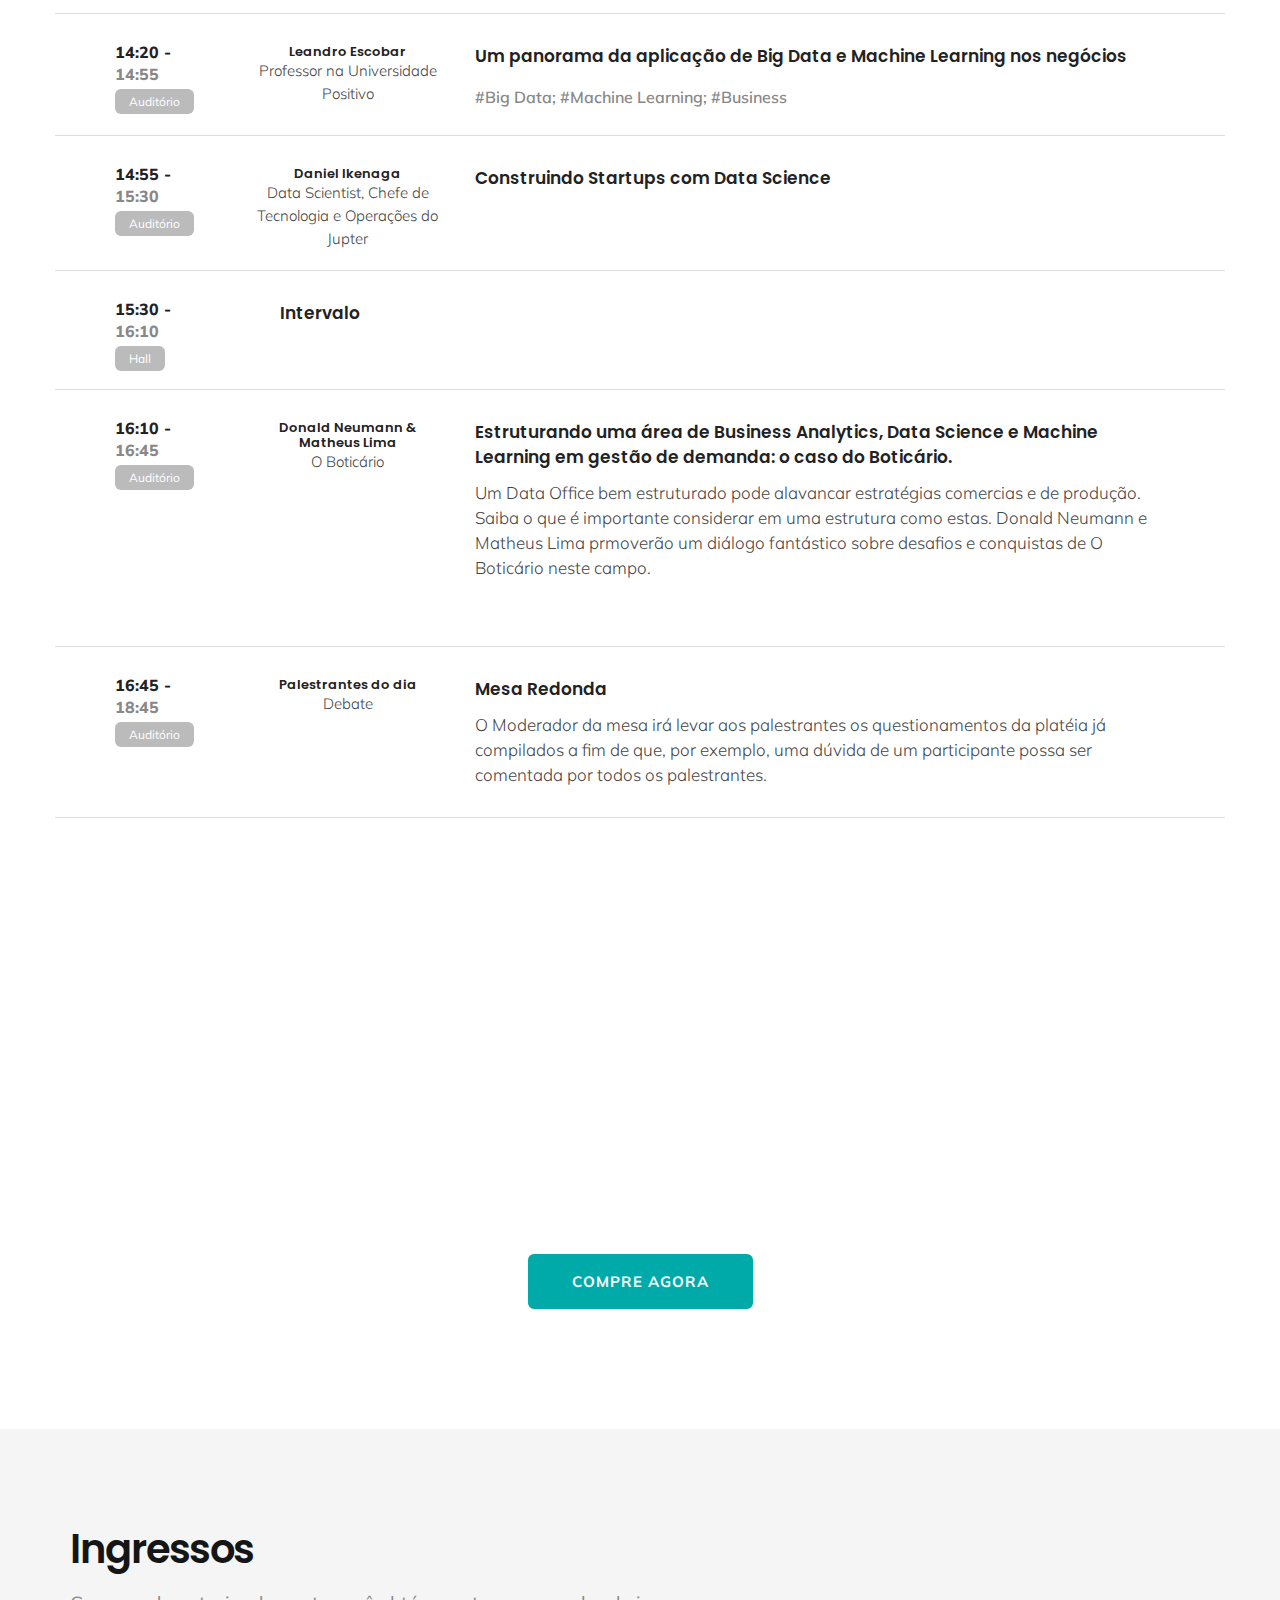
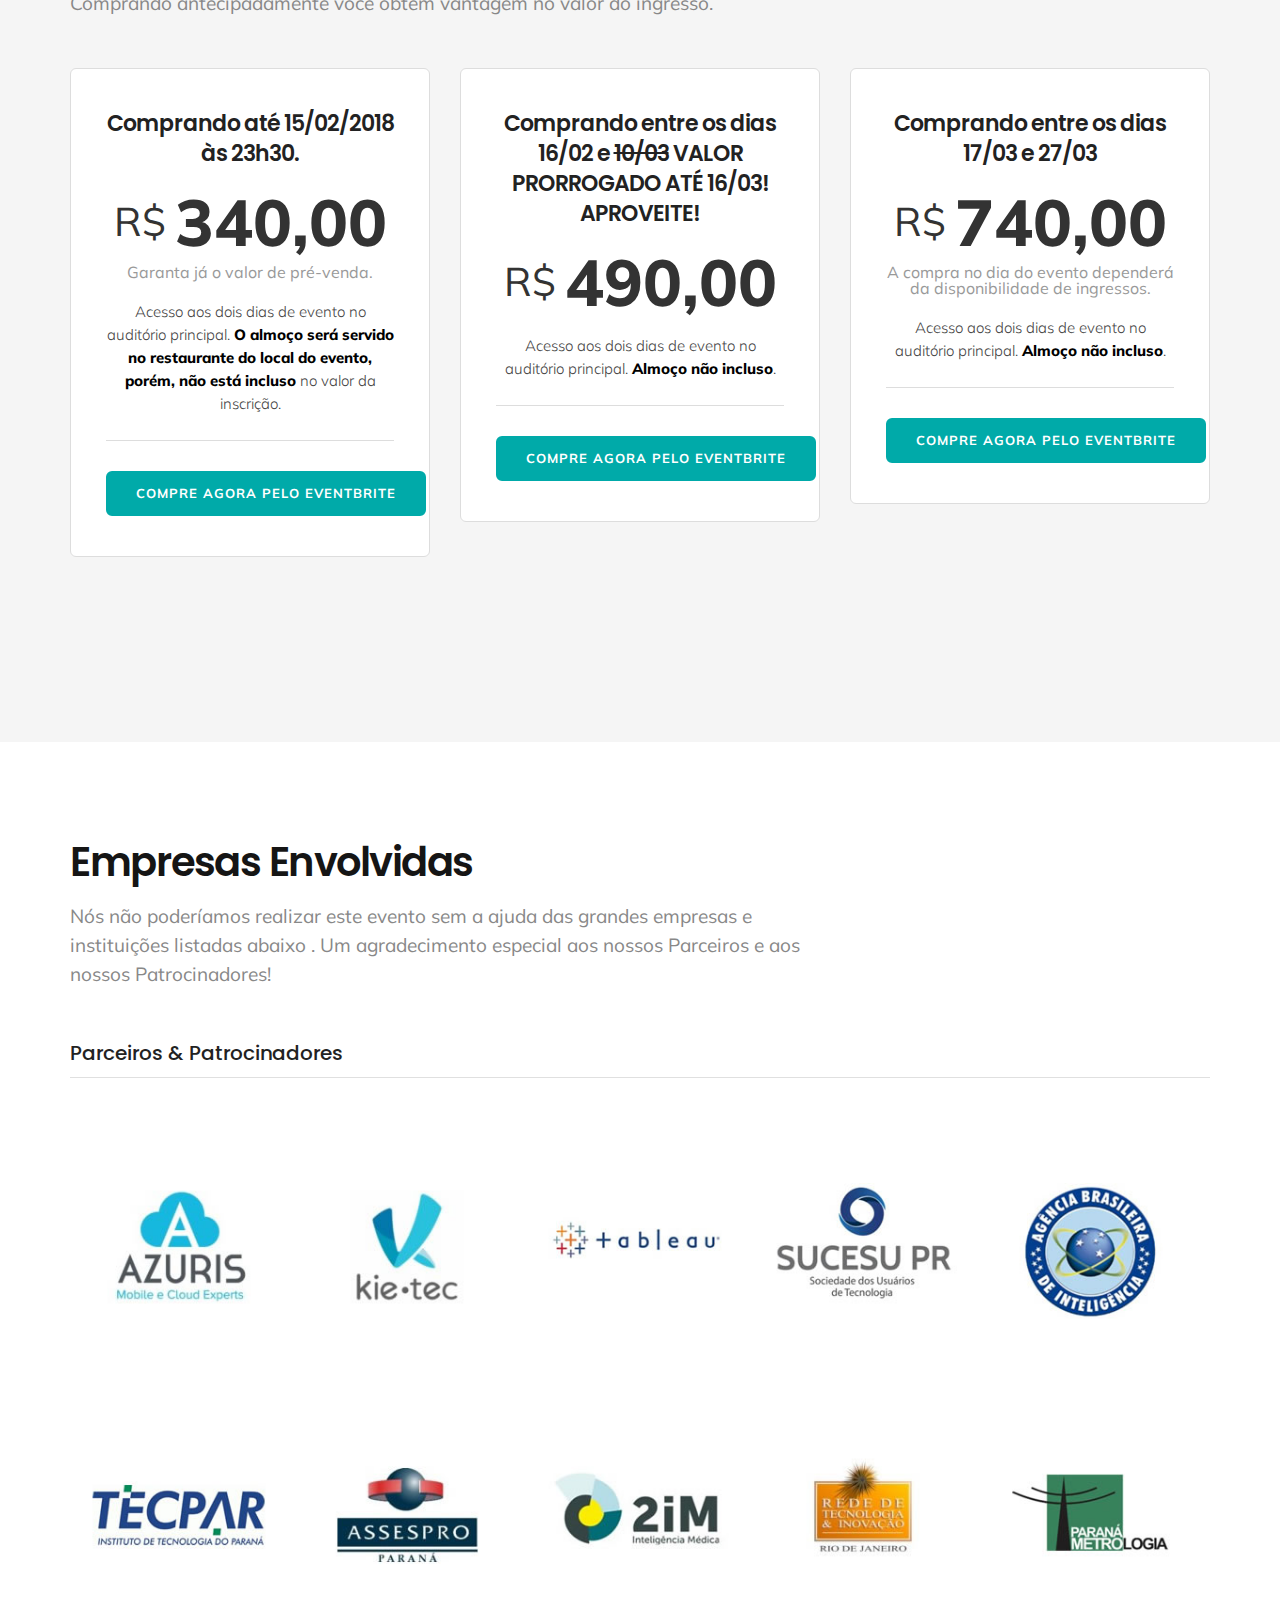
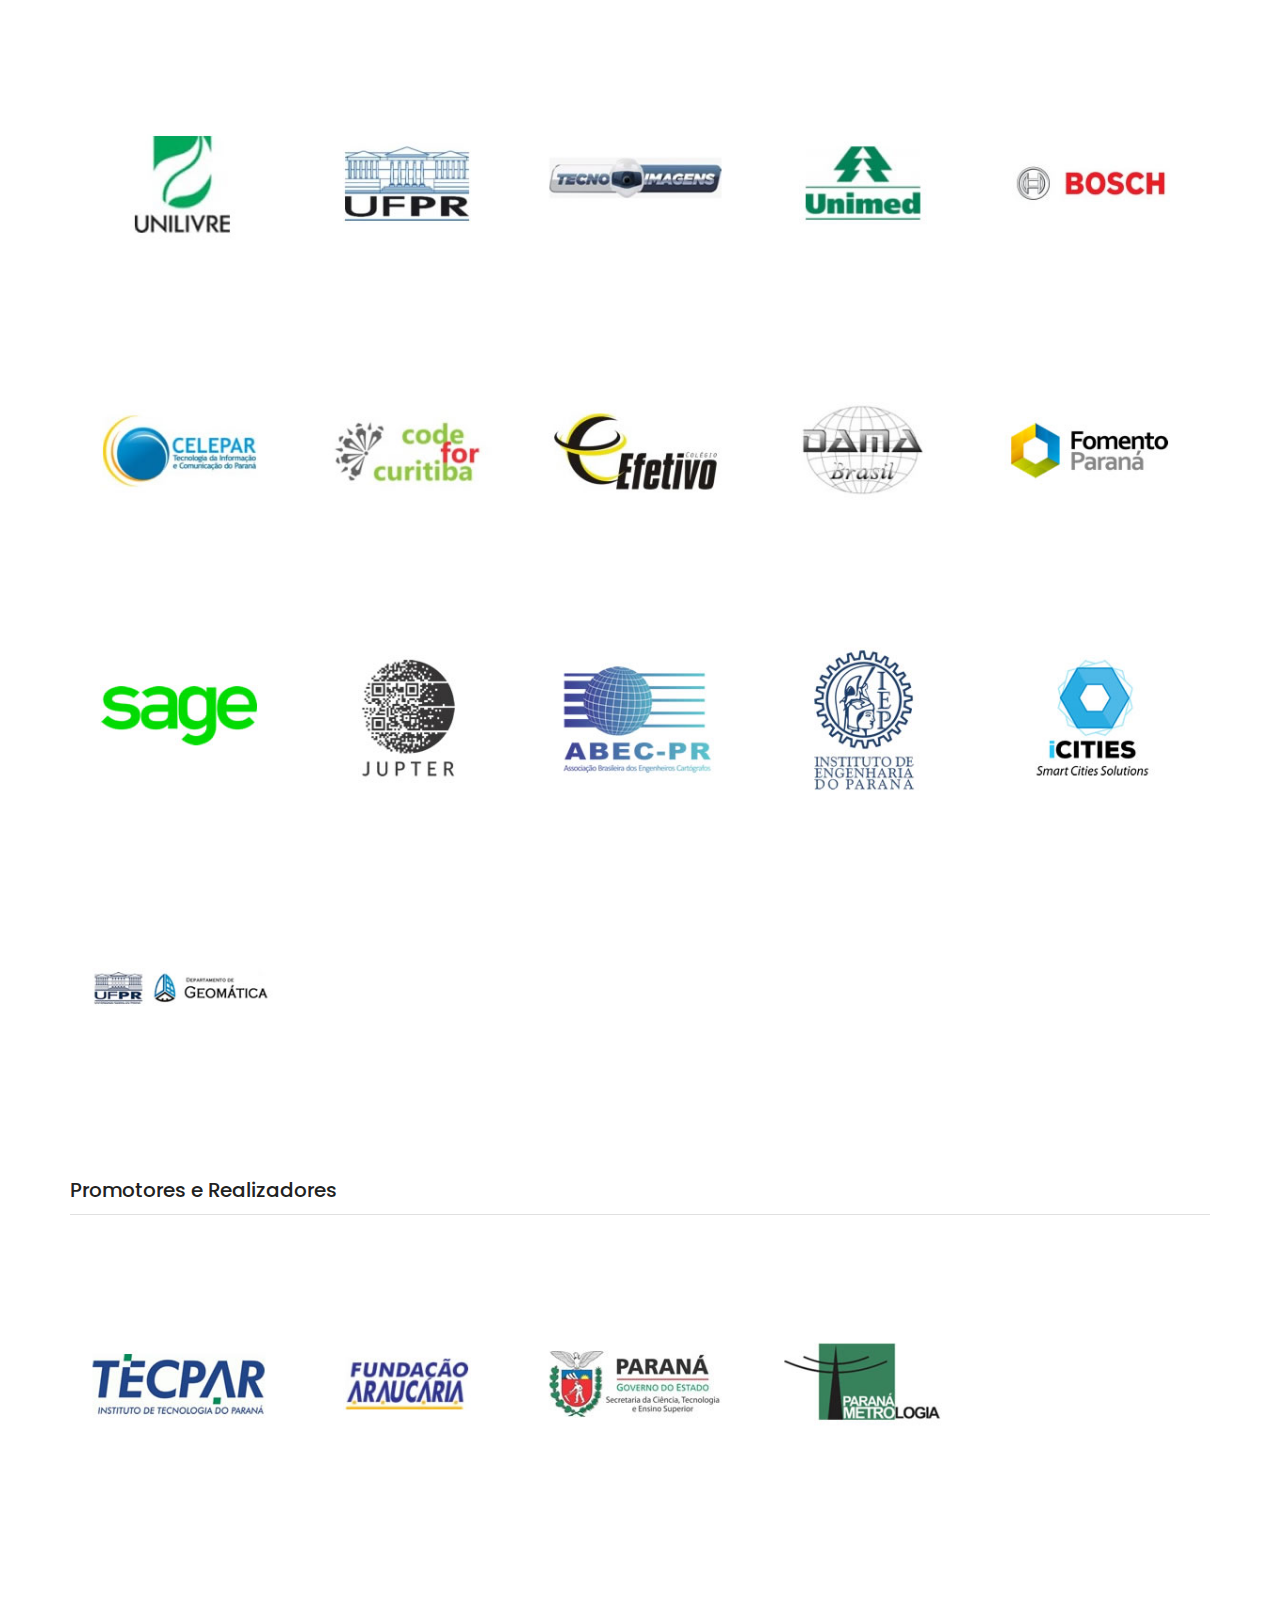
<file: 2018/index.html>
<!DOCTYPE html>
<html lang="en">



	<head>
	
	
	
		<meta charset="utf-8">
		<meta http-equiv="X-UA-Compatible" content="IE=edge"/>
		<meta name="author" content="DSAThemes"/>	
		<meta name="description" content="Data Science Summit 2018"/>
		<meta name="keywords" content="Responsive, HTML5 template, DSAThemes, Conference, One Page, Landing, Event, Meeting">		
		<meta name="viewport" content="width=device-width, initial-scale=1.0"/>
				
		<!-- SITE TITLE -->
		<title>Data Science Summit 2018</title>
							
		<!-- FAVICON AND TOUCH ICONS  -->
		<link rel="shortcut icon" href="images/favicon.ico" type="image/x-icon">
		<link rel="icon" href="images/favicon.ico" type="image/x-icon">
		<link rel="apple-touch-icon" sizes="152x152" href="images/apple-touch-icon-152x152.png">
		<link rel="apple-touch-icon" sizes="120x120" href="images/apple-touch-icon-120x120.png">
		<link rel="apple-touch-icon" sizes="76x76" href="images/apple-touch-icon-76x76.png">
		<link rel="apple-touch-icon" href="images/apple-touch-icon.png">
				
		<!-- BOOTSTRAP CSS -->
		<link href="css/bootstrap.min.css" rel="stylesheet">
				
		<!-- FONT ICONS -->
		<link href="css/font-awesome.min.css" rel="stylesheet">	
				
		<!-- GOOGLE FONTS -->
		<link href="https://fonts.googleapis.com/css?family=Poppins:300,400,500,600,700" rel="stylesheet"> 
		<link href="https://fonts.googleapis.com/css?family=Muli:300,400,600,700,800" rel="stylesheet">
				
		<!-- PLUGINS STYLESHEET -->
		<link href="css/owl.carousel.min.css" rel="stylesheet">
		<link href="css/owl.theme.default.min.css" rel="stylesheet" >
		<link href="css/magnific-popup.css" rel="stylesheet">
				
		<!-- TEMPLATE CSS -->
		<link href="css/style.css" rel="stylesheet"> 

		<!-- Custom Colors -->		
		<!-- <link href="css/green.css" rel="stylesheet"> -->  
		<!-- <link href="css/tomato.css" rel="stylesheet"> -->  
		<!-- <link href="css/yellow.css" rel="stylesheet"> -->  
		<!-- <link href="css/olive-drab.css" rel="stylesheet"> -->  
		<!-- <link href="css/dark-blue.css" rel="stylesheet"> -->  
		<!-- <link href="css/cadet-blue.css" rel="stylesheet"> -->  
		<!-- <link href="css/orange-red.css" rel="stylesheet"> -->  
		<!-- <link href="css/blue.css" rel="stylesheet"> -->  	

		<!-- RESPONSIVE CSS -->
		<link href="css/responsive.css" rel="stylesheet"> 
		
		
		
	    <style type="text/css">
<!--
.style1 {color: #FF0000}
-->
        </style>
</head>
	
	
		
	<body>
	
	
	
		<!-- PRELOADER
		============================================= -->		
		<div id="loader-wrapper">
			<div id="loader"></div>
		</div>
		
		
		
		
		<!-- PAGE CONTENT
		============================================= -->	
		<div id="page" class="page">
		
		
		
		
			<!-- HEADER
			============================================= -->
			<header id="header" class="header">
				<nav class="navbar navbar-fixed-top"> 				
					<div class="container">
					
																					<!-- Navigation Bar -->
						<div class="navbar-header">
						
							<!-- Responsive Menu Button -->
							<button type="button" id="nav-toggle" class="navbar-toggle text-right" data-toggle="collapse" data-target="#navigation-menu">
								<span class="sr-only">Toggle navigation</span> 
								<span class="icon-bar"></span>
								<span class="icon-bar"></span>
								<span class="icon-bar"></span>
							</button>
							
							<!-- LOGO IMAGE -->
							<!-- Recommended sizes for Retina Ready displays is 330x80px; -->
							<a class="navbar-brand logo-white" href="#hero-6"><img src="images/logo-white.png" alt="header-logo"></a>
							<a class="navbar-brand logo-black" href="#hero-6"><img src="images/logo.png" alt="header-logo"></a>
							
						</div>	<!-- End Navigation Bar -->
												
						
						<!-- Navigation Menu -->
						<div id="navigation-menu" class="collapse navbar-collapse">
												
							<!-- Navigation Menu Links -->
							<ul class="nav navbar-nav navbar-right">													
								
								<li class="nav-link"><a href="#about">Sobre</a></li>
								<li class="nav-link"><a href="#speakers">Palestrantes</a></li>	
								<li class="nav-link"><a href="#schedule">Agenda</a></li>	
								<li class="nav-link"><a href="#workshops">Congresso</a></li>		
								<li class="nav-link"><a href="#sponsors">Patrocinadores</a></li>	
								<li class="nav-link"><a href="#venue">Local</a></li>
								<li class="nav-link"><a class="header-btn hea-tra" href="#pricing">Ingressos</a></li>
								
							</ul>
													
						</div>  <!-- End Navigation Menu -->
						
												
					</div>	  <!-- End container -->					
				</nav>	   <!-- End navbar  -->
			</header>	<!-- END HEADER -->
			
			
			
			
			<!-- HERO-6
			============================================= -->
			<section id="hero-6" class="bg-scroll hero-section">
				<div class="hero-overlay division">
					<div class="container white-color">	
						<div class="row hero-row-180">						
							<div class="col-md-10 col-md-offset-1 hero-txt text-center">	


								<!-- Title -->							
								<h2 class="h2-hero-huge">Data Science Summit 2018</h2>
								
								<!-- Smalll Title -->
								<h3 class="h3-hero m-top-60">2 dias de imersão em Data Science</h3>
								
								<!-- Event Date -->	
								<p class="p-hero-medium">27 e 28 de Março de 2018, Curitiba, Paraná - Brasil</p>

								<!-- Button -->
								<a href="#pricing" class="btn btn-huge tra-hover m-top-25">Inscrições</a>
								
									
							</div>							
						</div>	
					</div>    <!-- End container -->
				</div>	   <!-- End Hero overlay -->
			</section>	<!-- END HERO-6 -->
		
		
		
		
			<!-- ABOUT
			============================================= -->
			<section id="about" class="wide-80 about-section division">
				<div class="container">	
		
		
					<!-- SECTION TITLE -->
					<div class="row">
						<div class="col-md-9 col-lg-8 section-title">
							
							<p class="p-lg dark-color m-bottom-35">
							APRESENTAÇÕES DISPONÍVEIS
							</p>
							<p class="p-lg dark-color m-bottom-35">
							Dia 27
							</p>						
							<p class="p-lg dark-color m-bottom-35">
							<a href="http://everest5.tecpar.br/informa/DSS2018/DIA_01_BOSCH.pptx">Sérgio Rangel (BOSCH)</a><BR>
							<a href="http://everest5.tecpar.br/informa/DSS2018/DIA_01_CELEPAR.pdf">Manoel Leal e Cap. Perim (CELEPAR e PM-PR)</a><BR>
							<a href="http://everest5.tecpar.br/informa/DSS2018/DIA_01_SEEBOT.pptx">Aleksandro Montanha (Seebot)</a><BR>
							<a href="http://everest5.tecpar.br/informa/DSS2018/DIA_01_UFPR.pptx">Profa. Luciene Delazari e Profa. Silvana Camboim (UFPR)</a><BR>
							<a href="http://everest5.tecpar.br/informa/DSS2018/DIA_01_UNIMED.pptx">Marcelo Dalagassa (UNIMED)</a><BR>
							</p>
							<BR><BR>
							
							<p class="p-lg dark-color m-bottom-35">
							Dia 28
							</p>						
							<p class="p-lg dark-color m-bottom-35">
							<a href="http://everest5.tecpar.br/informa/DSS2018/DIA_02_2iM.pptx">Jovaldo Savian (2iM)</a><BR>
							<a href="http://everest5.tecpar.br/informa/DSS2018/DIA_02_DAMA.pptx">Manoel Dutra (DAMA)</a><BR>
							<a href="http://everest5.tecpar.br/informa/DSS2018/DIA_02_ESCOBAR.pptx">Prof. Escobar (UNICEMP)</a><BR>
							</p>
							<p>Em breve disponibilizaremos as demais apresentações.</p>
							<BR><BR>
							
							
							
							<h2>Sobre o Data Science Summit</h2>	
						</div>	
					</div>
					
										
					<div class="row">
					
						
						<!-- ABOUT TEXT -->
						<div class="col-md-8 about-txt p-right-30 m-bottom-20">
						
							<!-- Big Size Text -->
							<p class="p-lg dark-color m-bottom-35">Em um mundo cada vez mais digital, onde vemos crescer exponencialmente conceitos e atitudes de Smart Cities, Smart Energy e todas as outras &quot;Smart Things&quot; a Ciência de Dados se torna cada vez mais relevante e indispensável. Afinal, para que algo ou alguém seja de fato &quot;Smart&quot; é necessário que se tenha dados adquiridos, processados e analisados.
							</p>
							
							<!-- Text -->
							<p>
								Neste contexto, surge a necessidade de discutir técnicas, tecnologias e tendências em Ciência e Análise de Dados para que haja suporte a Smart Things e Smart People.
								<BR>
								<BR>
								E esta é exatamente a proposta do Data Science Summit, trazer conteúdo na forma de experiências, sucessos e insucessos, com Data Science aplicada aos mais diversos setores.
								<BR>
								<BR>
								Venha fazer parte desta imersão em Data Science e descubra como os dados podem solucionar problemas dos mais simples aos mais complexos.
							</p>
							<!-- Small Title -->
							<h4 class="m-top-30 m-bottom-20">Quem deve participar?</h4>
							
							<!-- Text -->
							<p>O Data Science Summit é voltado a profissionais que trabalham com grande volume de dados, gestores e decisores que precisam entender cenários complexos antes de definir ações operacionais, gestores municipais e profissionais responsáveis por implantar recursos de Indústria 4.0, Smart Cities e Smart Things.
							</p>
							
						
						</div>
						
						
						<!-- NEWSLETTER FORM -->
						<div class="col-md-4 about-form m-bottom-20">
							<div id="newsletter" class="bg-lightgrey">

								<!-- Small Title -->
								<h4 class="m-bottom-15">Receba informativos do evento</h4>
								
								<!-- Text -->
								<p>As comunicações do evento são realizadas primeiramente por e-mail. Assine nossa newsletter se você quiser manter-se atualizado sobre o evento,
								   inscrição, novidades e outros eventos
								</p>
								
								<!-- Newsletter Form -->
								<form class="newsletter-form m-top-30">
									
									<!-- Newsletter Form Input -->		
									<input type="email" class="form-control" placeholder="Your Email Address" required id="s-email">								
									<button type="submit" class="btn btn-medium dark-hover">Fique informado</button>

									<!-- Newsletter Form Notification -->		
									<label for="s-email" class="form-notification"></label>
													
								</form>
								
							</div>					
						</div>
						
		
					</div>	<!-- END ABOUT TEXT -->
					
					
					<!-- ABOUT IMAGES -->
					<div class="row aimg-row">
					
					
						<!-- Small Title -->
						<div class="col-md-12">							
							<h4 class="m-bottom-30">O que você vai encontrar no DSS2018</h4>
						</div>
						
					
						<!-- ABOUT IMAGE #1 -->
						<div class="col-md-6 about-image">
							<div class="a-image">
							
								<!-- Image Link -->
								<img class="img-responsive" src="images/about-1.jpg" alt="about-image"/>
							
								<!-- Image Text -->
								<div class="aimg-text white-color">
								
									<!-- Title -->
									<h4 class="h4-huge">Informação e Conhecimento</h4>
									
									<!-- Text -->
									<p>As palestras e as mesas redondas do DSS2018 estão sendo planejadas para proporcionar uma visão transversal sobre a Ciência de Dados e Big Data, estimulando que o participante reavalie seus conceitos e estratégias. 
									</p> 
									
								</div>
								
							</div>
						</div>
						
						
						<!-- ABOUT IMAGE #2 -->
						<div class="col-md-6 about-image">
							<div class="a-image">
							
								<!-- Image Link -->
								<img class="img-responsive" src="images/about-2.jpg" alt="about-image"/>
								
								<!-- Image Text -->
								<div class="aimg-text white-color">
								
									<!-- Title -->
									<h4 class="h4-huge">Dez palestrantes renomados</h4>	

									<!-- Text -->
									<p>Conheça casos reais de como a Ciência de Dados foi utilizada para solucionar problemas complexos.
									</p>
									
								</div>
							
							</div>
						</div>
						
						
						<!-- ABOUT IMAGE #3 -->
						<div class="col-md-6 about-image">
							<div class="a-image">
							
								<!-- Image Link -->
								<img class="img-responsive" src="images/about-3.jpg" alt="about-image"/>
								
								<!-- Image Text -->
								<div class="aimg-text white-color">
								
									<!-- Title -->
									<h4 class="h4-huge">Duas mesas redondas</h4>	

									<!-- Text -->
									<p>Ao final de cada dia do evento haverá uma Mesa Redonda com os conferencistas. É neste momento que os assuntos do dia entrarão em ebulição.
									</p>
									
								</div>
							
							</div>
						</div>
						
						
						<!-- ABOUT IMAGE #4 -->
						<div class="col-md-6 about-image">
							<div class="a-image">
							
								<!-- Image Link -->
								<img class="img-responsive" src="images/about-4.jpg" alt="about-image"/>
								
								<!-- Image Text -->
								<div class="aimg-text white-color">
								
									<!-- Title -->
									<h4 class="h4-huge">Networking & Convergência</h4>

									<!-- Text -->
									<p>O ambiente do evento está sendo preparado para que você possa aproveitar ao máximo as palestras e ainda formar novas parcerias. 
									</p>
									
								</div>
							
							</div>
						</div>
						
							
					</div>	<!-- END ABOUT IMAGES -->

		
				</div>	   <!-- End container -->
			</section>	<!-- END ABOUT -->
			
			





			<!-- SPEAKERS
			============================================= -->		
			<section id="speakers" class="bg-lightgrey wide-50 speakers-section division">
				<div class="container">


					<!-- SECTION TITLE -->
					<div class="row">
						<div class="col-md-9 col-lg-8 section-title">
						
							<!-- Title -->
							<h2>Palestrantes</h2>
							
							<!-- Text -->
							<p><!--Featuring 80 hours of content from 8 speakers. The FrontUpConf'17 has an unrivalled line-up of
							   hard-to-reach CMOs, industry pioneers and digital specialists at the top of their field, all coming
							   together to share the secrets of their success -->
							</p>
							
						</div>	
					</div>

				
					<div class="row">
						<ul class="speakers-wrapper">
						
						
							<!-- SPEAKER #1 -->
							<li class="col-xs-6 col-md-3 speaker">
							
								<!-- Speaker Photo  -->	
								<div class="hover-overlay"> 									
											
									<!-- Photo -->									
									<img class="img-responsive" src="images/speaker-1.jpg" alt="speaker-foto">
									
									<!-- Link -->		
									<!-- a href="#" title="About Speaker"-->
										<div class="item-overlay"></div>	
											
										<!-- Speaker Meta  -->		
										<div class="speaker-img-meta">
											<h4>Aleksandro Montanha</h4>	
											<p>Founder & CEO</p>
											<h5 class="h5-small">Technoimagens</h5>
										</div>
									
									<!--/a-->   <!-- End Link -->	
										
									<!-- Speaker Twitter Link  -->		
									
								</div>	

								<!-- Speaker Text -->
								<div class="speaker-text">
									<p>Doutorando em Processamento Digital de Imagens pela Universidad de Sevilla (Espanha), especialista em processamento de imagens reconhecido internacionalmente, irá falar sobre o tratamento de dados em tecnologias de reconhecimento facial.</p> 
								</div>
																
							</li>
							
							
							<!-- SPEAKER #2 -->
							<li class="col-xs-6 col-md-3 speaker">
							
								<!-- Speaker Photo  -->	
								<div class="hover-overlay"> 									
											
									<!-- Photo -->									
									<img class="img-responsive" src="images/speaker-2.jpg" alt="speaker-foto">
									
									<!-- Link -->		
										
										<div class="item-overlay"></div>	
												
										<!-- Speaker Meta  -->		
										<div class="speaker-img-meta">
											<h4>Marcelo Dallagassa</h4>
											<p>Coordenador do Núcleo de Inteligência em Saúde</p>
											<h5 class="h5-small">Unimed Paraná</h5>
										</div>
										
									   <!-- End Link -->	
									
									<!-- Speaker Twitter Link  -->		

								</div>	
									
								<!-- Speaker Text -->
								<div class="speaker-text">
									<p>Engenharia pela UFPR, Mestre pela PUCPR  e Doutorando  no Programa de Tecnologia em Saúde pela PUCPR. Especialista na UNIMED PARANÁ, coordenando projetos de Data Warehouse, Modelo de Análise Gerencial, Inteligência Artificial, Data Mining, Georreferenciamento, Modelo de Regulação Cognitiva, entre outros. Também é Professor de Pós-graduação nas disciplinas Banco de Dados, Data Warehouse e Data Mining na FAE, PUCPR, Universidade POSITIVO e FESP.
									</p> 
								</div>
																
							</li>
							
							
							<!-- SPEAKER #3 -->
							<li class="col-xs-6 col-md-3 speaker">
							
								<!-- Speaker Photo  -->	
								<div class="hover-overlay"> 									
											
									<!-- Photo -->									
									<img class="img-responsive" src="images/speaker-3.jpg" alt="speaker-foto">
									
									<!-- Link -->		
										<div class="item-overlay"></div>	
												
										<!-- Speaker Meta  -->		
										<div class="speaker-img-meta">
										
											<h4>Paulo S. A. Teixeira</h4>
											<p>Oficial de Inteligência</p>
											<h5 class="h5-small">Agência Brasileira de Inteligência</h5>
										</div>
										
									  <!-- End Link -->		
										
									<!-- Speaker Twitter Link  -->		

								</div>	
									
								<!-- Speaker Text -->
								<div class="speaker-text">
									<p>Participou do desenvolvimento da metodologia de proteção do conhecimento e avaliação de riscos, integrou equipes de Análise de Riscos de eventos como: Copa das confederações (2013); Copa do Mundo (2014) e Jogos Olímpicos e Paraolímpicos (2016). É Engenheiro Elétrico pelo CEFET (MG), Especialista Técnico em Controle de Tráfego Aéreo (ICEA/CTA) e Mestre em Tecnologia Aeronáutica (Universidade do Arizona, EUA).
									</p> 
								</div>
															
							</li>
							
							
							<!-- SPEAKER #4 -->
							
							
							<!-- SPEAKER #5 -->
							<li class="col-xs-6 col-md-3 speaker">
							
								<!-- Speaker Photo  -->	
								<div class="hover-overlay"> 									
											
									<!-- Photo -->									
									<img class="img-responsive" src="images/speaker-5.jpg" alt="speaker-foto">
									
									<!-- Link -->		
										<div class="item-overlay"></div>	
											
										<!-- Speaker Meta  -->		
										<div class="speaker-img-meta">
											<h4>Manoel Flávio Leal</h4>
											<p>Celepar <!-- CARGO --></p>
											<h5 class="h5-small">Companhia de Informática do Paraná</h5>
										</div>
										
									   <!-- End Link -->		
										
									<!-- Speaker Twitter Link  -->		
									
								</div>	
									
								<!-- Speaker Text -->
								<div class="speaker-text">
									<p>Cientista da Computação pela PUCPR, MBA em Gestão Empresarial pela PUCPR, MBA Executivo em Marketing pelo ISAE/FGV. Atuou como Analista de Informação de Marketing na TIM - Tele Celular Sul em soluções de Data Warehouse e Data Mining. Professor das disciplinas: Modelagem de Banco de Dados, Administração de Sistemas de Informação, Gestão de Tecnologia de Dados. Participou como Membro das comissões de Estudos da ABNT de SQL, SQL-Multimídia e Metadados. Co-Autor do livro: Sistemas de Informações Gerenciais. Desde 2002 na CELEPAR, nos últimos 8 anos responsável pelas soluções de Business Intelligence para o Governo do Estado do Paraná na área de Segurança Pública.
									</p> 
								</div>
																
							</li>
							
							
							<!-- SPEAKER #6 -->
							<li class="col-xs-6 col-md-3 speaker">
							
								<!-- Speaker Photo  -->	
								<div class="hover-overlay"> 									
											
									<!-- Photo -->									
									<img class="img-responsive" src="images/speaker-6.jpg" alt="speaker-foto">
									
									<!-- Link -->		
										<div class="item-overlay"></div>	
												
										<!-- Speaker Meta  -->		
										<div class="speaker-img-meta">
											<h4>Nádia Covizzi</h4>
											<p>Chefe do Sistema de Produção & I4.0</p>
											<h5 class="h5-small">Bosch do Brasil</h5>
										</div>
										
									   <!-- End Link -->		
										
									<!-- Speaker Twitter Link  -->		
			
								</div>	
									
								<!-- Speaker Text -->
								<div class="speaker-text">
									<p>Responsável por atualizar o sistema de produção, desde grandes volumes até quantidades flexíveis e rentáveis, ao mesmo tempo, prepara e desenvolve sistema de produção inteligente e conectado com I3.0 e I4.0
									</p> 
								</div>
																
							</li>
							
							
							<!-- SPEAKER #7 -->
							
							<li class="col-xs-6 col-md-3 speaker">
							
								<!-- Speaker Photo  -->	
								<div class="hover-overlay"> 									
											
									<!-- Photo -->									
									<img class="img-responsive" src="images/speaker-7.jpg" alt="speaker-foto">
									
									<!-- Link -->		
									
										<div class="item-overlay"></div>	
											
										<!-- Speaker Meta  -->		
										<div class="speaker-img-meta">
											<h4>Matheus G. S. Lima</h4>
											<p>Coord. de Business Analytics em Gestão de Demanda </p>
											<h5 class="h5-small">O Boticário</h5>
										</div>
										
									  <!-- End Link -->		
										
									<!-- Speaker Twitter Link  -->		
																		
								</div>	
									
								<!-- Speaker Text -->
								<div class="speaker-text">
									<p>Matheus Lima é coordenador de Business Analytics em Gestão de Demanda pela empresa O Boticário, com experiência de mais de 10 anos no desenvolvimento de projetos em empresas de grande porte. Graduado em Mecatrônica e com Mestrado em Engenharia Mecânica pela Universidade Tecnológica Federal do Paraná, tem como foco as áreas matemáticas de Machine Learning e Otimização.
									</p> 
								</div>
																
							</li>
						
							
							<!-- SPEAKER #8 -->
							<li class="col-xs-6 col-md-3 speaker">
							
								<!-- Speaker Photo  -->	
								<div class="hover-overlay"> 									
											
									<!-- Photo -->									
									<img class="img-responsive" src="images/speaker-8.jpg" alt="speaker-foto">
									
									<!-- Link -->		
										<div class="item-overlay"></div>	
												
										<!-- Speaker Meta  -->		
										<div class="speaker-img-meta">
											<h4>Jovaldo Savian</h4>
											<p>Diretor de Operações</p>
											<h5 class="h5-small">2iM Inteligência Médica</h5>
										</div>
										
									   <!-- End Link -->		
										
									<!-- Speaker Twitter Link  -->		
																		
								</div>	
									
								<!-- Speaker Text -->
								<div class="speaker-text">
									<p>Matemático, Professor e Gestor Hospitalar. Na 2iM é Diretor de Operações e também é responsável pelo Setor de Pesquisa, Desenvolvimento e Inovação. Jovaldo irá falar sobre a análise de dados dos indicadores utilizados em hospitais e unidades de saúde, com o objetivo de avaliar o desempenho de equipes envolvidas.
									</p> 
								</div>	
																
							</li>
							

							<!-- SPEAKER #9 -->
							<li class="col-xs-6 col-md-3 speaker">
							
								<!-- Speaker Photo  -->	
								<div class="hover-overlay"> 									
											
									<!-- Photo -->									
									<img class="img-responsive" src="images/speaker-9.jpg" alt="speaker-foto">
									
									<!-- Link -->		
										<div class="item-overlay"></div>	
												
										<!-- Speaker Meta  -->		
										<div class="speaker-img-meta">
											<h4>Alessandro Binhara</h4>
											<p>Fouder & CEO</p>
											<h5 class="h5-small">Azuris Cloud & Mobile</h5>
										</div>
										
									   <!-- End Link -->		
										
									<!-- Speaker Twitter Link  -->		
																		
								</div>	
									
								<!-- Speaker Text -->
								<div class="speaker-text">
									<p>Mestre Tecnologia, trabalha em bigdata a mais de 8 anos. Desenvolveu os sistemas de recomendação de produtos do Buscapé. Hoje trabalha com processamento de imagens em Hadoop rodando em GPUs. No Instituto de Tecnologia do Paraná (TECPAR) coordenou o Projeto REDE SOL, ganhador do Prêmio Finep de Inovação Tecnológica na Categoria Produto para região sul em 2002. Foi Diretor de Software Livre da SUCESU-PR, destaque na Revista do Linux como personalidade do software livre brasileiro e fundador do Projeto Mono Brasil.
									</p> 
								</div>	
																
							</li>


							<!-- SPEAKER #10 -->
							<li class="col-xs-6 col-md-3 speaker">
							
								<!-- Speaker Photo  -->	
								<div class="hover-overlay"> 									
											
									<!-- Photo -->									
									<img class="img-responsive" src="images/speaker-10.jpg" alt="speaker-foto">
									
									<!-- Link -->		
									<!--<a href="speaker-details.html" title="About Speaker"> -->
										<div class="item-overlay"></div>	
												
										<!-- Speaker Meta  -->		
										<div class="speaker-img-meta">
											<h4>Jacson Fressatto</h4>
											<p>Fouder & CEO</p>
											<h5 class="h5-small">Laura</h5>
										</div>
										
									  <!-- End Link -->		
										
									<!-- Speaker Twitter Link  -->		
																		
								</div>	
									
								<!-- Speaker Text -->
								<div class="speaker-text">
									<p>Fundador e CEO da Laura, criador do 1o Robô de Inteligência Artificial gerenciador de riscos do mundo, é arquiteto de sistemas, focado no desenvolvimento de tecnologias de data analytics, Machine Learning. Especialista em segurança corporativa trabalhando em grandes empresas como a IBM e a Volvo. Uma pessoa com uma meta audaciosa, Impactar positivamente 1 bilhão de vidas.
									</p> 
								</div>	
																
							</li>





							<!-- SPEAKER #13 -->
							<li class="col-xs-6 col-md-3 speaker">
							
								<!-- Speaker Photo  -->	
								<div class="hover-overlay"> 									
											
									<!-- Photo -->									
									<img class="img-responsive" src="images/speaker-13.jpg" alt="speaker-foto">
									
									<!-- Link -->		
									<!--<a href="speaker-details.html" title="About Speaker">-->
										<div class="item-overlay"></div>	
												
										<!-- Speaker Meta  -->		
										<div class="speaker-img-meta">
											<h4>Luciene Delazari</h4>
											<p>Professora</p>
											<h5 class="h5-small">Univ. Federal do Paraná</h5>
										</div>
										
									<!--</a>-->   <!-- End Link -->		
										
									<!-- Speaker Twitter Link 		
									<div class="speaker-social">
										<a href="#" class="ico-twitter"><i class="fa fa-twitter" aria-hidden="true"></i></a>
									</div>
									 -->									
								</div>	
									
								<!-- Speaker Text -->
								<div class="speaker-text">
									<p>Engenheira Cartógrafa, Doutora em Engenharia (USP). Professora Associada do Departamento de Geomatica da UFPR. Atua na área da geoinformação, com ênfase no projeto de sistemas de informações geográficas, mapeamento colaborativo, mapeamento indoor. Atualmente coordena o Projeto CampusMap, da UFPR, que tem por objetivo desenvolver um sistema de informações geográficas para auxílio à gestão universitária.
									</p> 
								</div>	
																
							</li>




							<!-- SPEAKER #11 -->
							<li class="col-xs-6 col-md-3 speaker">
							
								<!-- Speaker Photo  -->	
								<div class="hover-overlay"> 									
											
									<!-- Photo -->									
									<img class="img-responsive" src="images/speaker-11.jpg" alt="speaker-foto">
									
									<!-- Link -->		
										<div class="item-overlay"></div>	
												
										<!-- Speaker Meta  -->		
										<div class="speaker-img-meta">
											<h4>Marcelo Manzano </h4>
											<p>System Consultant</p>
											<h5 class="h5-small">Tableau</h5>
										</div>
										
									   <!-- End Link -->		
										
									<!-- Speaker Twitter Link  -->		
																		
								</div>	
									
								<!-- Speaker Text -->
								<div class="speaker-text">
									<p>Eng. Eletrônico e Cientista da Computação com MBA em Gestão Internacional de TI pela FGV/SP. Atua a mais de 20 anos em ambientes de altos volumes de dados, EDWs, Data Mining e Big Data em clientes como Vivo, Orizon, Claro, Telefonica, Banco BMR, Unip, Siemens, Serpro, Sefaz-DF, Correios. Professor de Modelagem Dimensional, Administração de bancos NoSQL, Colunares e Relationais, Governança de Dados, Arquitetura de Big Data e Data Science (R e Python). 
									</p> 
								</div>	
																
							</li>


							<!-- SPEAKER #12 -->
							<li class="col-xs-6 col-md-3 speaker">
							
								<!-- Speaker Photo  -->	
								<div class="hover-overlay"> 									
											
									<!-- Photo -->									
									<img class="img-responsive" src="images/speaker-12.jpg" alt="speaker-foto">
									
									<!-- Link -->		
									<!--<a href="speaker-details.html" title="About Speaker">-->
										<div class="item-overlay"></div>	
												
										<!-- Speaker Meta  -->		
										<div class="speaker-img-meta">
											<h4>Donald Neumann</h4>
											<p>Ger. Gestão da Demanda e Analytics</p>
											<h5 class="h5-small">Grupo Boticário</h5>
										</div>
										
									<!--</a>-->   <!-- End Link -->		
										
									<!-- Speaker Twitter Link 		
									<div class="speaker-social">
										<a href="#" class="ico-twitter"><i class="fa fa-twitter" aria-hidden="true"></i></a>
									</div>
									 -->									
								</div>	
									
								<!-- Speaker Text -->
								<div class="speaker-text">
									<p>Donald Neumann é ex-professor do Departamento de Administração Geral e Aplicada na Universidade Federal do Paraná e Gerente  de Demanda no Grupo Boticário, é doutor pela Escola de Engenharia em Manufatura Avançada da Universidade de Stuttgart, Alemanha. Suas áreas de atuação são Data Science, Inteligência Artificial, Otimização, Simulação e Previsão.
									</p> 
								</div>	
																
							</li>





							<!-- SPEAKER #15 -->
							<li class="col-xs-6 col-md-3 speaker">
							
								<!-- Speaker Photo  -->	
								<div class="hover-overlay"> 									
											
									<!-- Photo -->									
									<img class="img-responsive" src="images/speaker-15.jpg">
									
									<!-- Link -->		
									<!--<a href="speaker-details.html" title="About Speaker">-->
										<div class="item-overlay"></div>	
												
										<!-- Speaker Meta  -->		
										<div class="speaker-img-meta">
											<h4>Daniel Ikenaga</h4>
											<p>Data Scientist</p>
											<h5 class="h5-small">Jupter</h5>
										</div>
										
									<!--</a>-->   <!-- End Link -->		
										
									<!-- Speaker Twitter Link 		
									<div class="speaker-social">
										<a href="#" class="ico-twitter"><i class="fa fa-twitter" aria-hidden="true"></i></a>
									</div>
									 -->									
								</div>	
									
								<!-- Speaker Text -->
								<div class="speaker-text">
									<p>Daniel Ikenaga é Data Scientist, atualmente é Chefe de Tecnologia e Operações do Jupter. Coordena os MeetUps de Data Science e Blockchain em Curitiba. Trabalha há 25 anos na área de desenvolvimento de projetos e tecnologia. Autodidata em tecnologia, tem formação em Estatística, Design e Pedagogia.
									</p> 
								</div>	
																
							</li>





							<!-- SPEAKER #16 -->
							<li class="col-xs-6 col-md-3 speaker">
							
								<!-- Speaker Photo  -->	
								<div class="hover-overlay"> 									
											
									<!-- Photo -->									
									<img class="img-responsive" src="images/speaker-16.jpg">
									
									<!-- Link -->		
										<div class="item-overlay"></div>	
												
										<!-- Speaker Meta  -->		
										<div class="speaker-img-meta">
											<h4>Leandro Escobar</h4>
											<p>Data Scientist</p>
											<h5 class="h5-small">CEO da Convexa Data Science</h5>
										</div>
										
									  <!-- End Link -->		
										
									<!-- Speaker Twitter Link 		
									<div class="speaker-social">
										<a href="#" class="ico-twitter"><i class="fa fa-twitter" aria-hidden="true"></i></a>
									</div>
									 -->									
								</div>	
									
								<!-- Speaker Text -->
								<div class="speaker-text">
									<p>Mestre em Ciência, Gestão e Tecnologia da Informação pela Universidade Federal do Paraná, especialista em Gestão de TI pela FAE Business School e Bacharel em Sistemas de Informação pela Universidade Tuiuti do Paraná . Tem experiência na área de Ciência da Computação, com ênfase em Sistemas de Apoio à Decisão, Sistemas para Monitoramento do Desempenho,  atuando principalmente com análise e mineração de dados e uso do aprendizado de máquina para o apoio à competitividade.
									</p> 
								</div>	
																
							</li>






							<!-- SPEAKER #14 -->
							<li class="col-xs-6 col-md-3 speaker">
							
								<!-- Speaker Photo  -->	
								<div class="hover-overlay"> 									
											
									<!-- Photo -->									
									<img class="img-responsive" src="images/speaker-14.jpg">
									
									<!-- Link -->		
									<!--<a href="speaker-details.html" title="About Speaker">-->
										<div class="item-overlay"></div>	
												
										<!-- Speaker Meta  -->		
										<div class="speaker-img-meta">
											<h4>Silvana Philippi Camboim</h4>
											<p>Professora</p>
											<h5 class="h5-small">Univ. Federal do Paraná</h5>
										</div>
										
									<!--</a>-->   <!-- End Link -->		
										
									<!-- Speaker Twitter Link 		
									<div class="speaker-social">
										<a href="#" class="ico-twitter"><i class="fa fa-twitter" aria-hidden="true"></i></a>
									</div>
									 -->									
								</div>	
									
								<!-- Speaker Text -->
								<div class="speaker-text">
									<p>Engenheira Cartógrafa e doutora em Ciências Geodésicas com mestrado pela Universidade de Nottingham, Reino Unido, e MBA em Gerenciamento de Projetos (FGV). Professora de Banco de Dados Geográficos, Desenvolvimento de Aplicações espaciais e SIG no Departamento da Geomática da UFPR. Chair da Comissão de Tecnologias Geoespaciais Abertas da Associação Cartográfica Internacional e Co-Chair da rede GeoForAll iberoamerica. Atua nas áreas de mapeamento colaborativo, sistemas de geoinformação, visualização cartográfica, Big Data e infraestrutura de dados espaciais.
									</p> 
								</div>	
																
							</li>






							<!-- SPEAKER #17 -->
							<li class="col-xs-6 col-md-3 speaker">
							
								<!-- Speaker Photo  -->	
								<div class="hover-overlay"> 									
											
									<!-- Photo -->									
									<img class="img-responsive" src="images/speaker-17.jpg">
									
									<!-- Link -->		
									<!--<a href="speaker-details.html" title="About Speaker">-->
										<div class="item-overlay"></div>	
												
										<!-- Speaker Meta  -->		
										<div class="speaker-img-meta">
											<h4>Rodrigo Perim de Lima</h4>
											<p>Capitão</p>
											<h5 class="h5-small">Polícia Militar do Paraná</h5>
										</div>
										
									<!--</a>-->   <!-- End Link -->		
										
									<!-- Speaker Twitter Link 		
									<div class="speaker-social">
										<a href="#" class="ico-twitter"><i class="fa fa-twitter" aria-hidden="true"></i></a>
									</div>
									 -->									
								</div>	
									
								<!-- Speaker Text -->
								<div class="speaker-text">
									<p>Capitão da Polícia Militar do Paraná. Bacharel em Direito (UNIBRASIL) e Especialista em Gestão de Pessoas (FACEAR). Atualmente Coordenador de Análise Criminal e Planejamento Estratégico da Secretaria de Segurança Pública e Administração Penitenciária do Paraná.
									</p> 
								</div>	
																
							</li>








						
						</ul>
					</div>	   <!-- End row -->
				</div>	   <!-- End container -->
			</section>	<!-- END SPEAKERS -->








			
			<!-- SCHEDULE
			============================================= -->		
			<section id="schedule" class="wide-100 schedule-section division">
				<div class="container">	
				
				
					<!-- SECTION TITLE -->
					<div class="row">
						<div class="col-md-9 col-lg-8 section-title">
						
							<!-- Title -->	
							<h2>Programação</h2>
							
							<!-- Text -->
							<p>Abaixo, você encontra a programação do DSS2018. Manteremos esta página atualizada com todos os novos palestrantes, visite esta página com frequência e se mantenha atualizado sobre o evento.							</p>
							
						</div>	
					</div>
					

					<!-- SCHEDULE TABS HOLDER -->
					<div class="row">	
						<div class="col-md-12">
						
						
							<!-- SCHEDULE TABS NAV -->
							<div class="tabs-nav text-center m-bottom-40">
								<ul class="nav nav-tabs" role="tablist">
									<li class="active"><a href="#tab-1" role="tab" data-toggle="tab">27 de Março, terça-feira</a></li>
								</ul>
							</div>	
						
						
							<!-- SCHEDULE TABS CONTENT -->
							<div id="tabs-holder">				
								<div class="tab-content">	
								
								
									<!-- SCHEDULE TAB #1 CONTENT (DAY #1) -->
									<div id="tab-1" class="tab-pane day-1 active">
									
<!-- ###############################################################################################-->
										
										<!-- SESSION 1-2 -->
										<div class="row schedule-event">
										
											<!-- Session Time / Location -->
											<div class="col-sm-2 col-md-2 session-data"> 

												<!-- Session Time -->
												<div class="s-data">
													<span class="session-time black-color">8:00 - </span><span class="session-time grey-color">8:30</span></div>
												
												<!-- Session Location -->
												<span class="session-room">Auditório</span>
												
											</div>
														
											<!-- Session Speaker -->
															
											<!-- Session Description -->
											<div class="col-sm-7 col-md-8 session-description">
												
												<!-- Session Title -->
												<!-- Text -->
												<h5 class="h5-lg">Formalidade de Abertura do DSS2018 </h5>
												<!-- Text -->
                                                <p>Participação de representantes do Governo e da sociedade civil. </p>
												
										  </div>
															
										</div>	<!-- END SESSION 1-2 -->
										
<!-- ###############################################################################################-->
										<!-- SESSION 1-3 -->
										<div class="row schedule-event">
										
											<!-- Session Time / Location -->
											<div class="col-sm-2 col-md-2 session-data"> 

												<!-- Session Time -->
												<div class="s-data">
													<span class="session-time black-color">8:30 - </span>
												<span class="session-time grey-color">9:20 </span></div>
												
												<!-- Session Location -->
												<span class="session-room">Auditório</span>	
												
											</div>
														
											<!-- Session Speaker -->
											<div class="col-sm-3 col-md-2 session-speaker text-center"> 											
												<!--<img class="img-responsive" src="images/schedule-speaker-2.jpg" alt="speaker-avatar">-->
												<h5 class="h5-small">A Confirmar </h5>
												<p class="p-small">Keynote Speaker </p>													
											</div>
															
											<!-- Session Description -->
											<div class="col-sm-7 col-md-8 session-description">

												
												<!-- Text -->
												<p>Este keynote apresentará um panorama da Ciência de Dados incluindo as tendências tecnológicas que moverão o processo de tomada de decisão a um patamar ainda mais estratégico.												   
												</p> 
												
												<!-- Tags -->
												<p class="session-tags"> #Keynote Speaker, #Data Science, #Panorama, #Forecast </p>
												
											</div>
															
										</div>	<!-- END SESSION 1-3 -->
										
<!-- ###############################################################################################-->
										
										
										<!-- SESSION 1-4 -->
										<div class="row schedule-event">
										
											<!-- Session Time / Location -->
											<div class="col-sm-2 col-md-2 session-data"> 

												<!-- Session Time -->
												<div class="s-data">
													<span class="session-time black-color">9:20 - </span>
													<span class="session-time grey-color">9:55</span>
												</div>
												
												<!-- Session Location -->
												<span class="session-room">Auditório</span>	
												
											</div>
														
											<!-- Session Speaker -->
											<div class="col-sm-3 col-md-2 session-speaker text-center"> 												
												<!--<img class="img-responsive" src="images/schedule-speaker-5.jpg" alt="speaker-avatar">-->
												<h5 class="h5-small">Aleksandro Montanha</h5>
												<p class="p-small">Founder & CEO, Tecnoimagem</p>												
											</div> 
															
											<!-- Session Description -->
											<div class="col-sm-7 col-md-8 session-description">

												<!-- Session Title -->
												<h5 class="h5-lg">Os robôs enfim abrem os olhos!</h5>
												
												<!-- Text -->
												<p>Aleksandro Montanha irá mostrar ao público do DSS2018 como a utilização de imagens pode subsidiar sistemas de tomada de decisão.
												</p>
												
												<!-- Tags -->
												<p class="session-tags"> #Image Data, #Smart Things</p>
												
											</div>
															
										</div>	<!-- END SESSION 1-4 -->
										
										
										
										
<!-- ###############################################################################################-->
										
										
										
										<!-- COFFEE BREAK -->
										<div class="row schedule-event grey1">
										
											<!-- Session Time / Location -->
											<div class="col-sm-2 col-md-2 session-data"> 

												<!-- Session Time -->
												<div class="s-data">
												<span class="session-time black-color">9:55 - </span><span class="session-time grey-color">10:35</span></div>
												
												<!-- Session Location -->
												<span class="session-room">Hall</span>	
												
											</div>
		
											<!-- Session Description -->
											<div class="col-sm-10 col-md-10 session-description">

												<!-- Session Title -->
												<h5 class="h5-lg">Welcome Coffee</h5>
												
												<!-- Text -->
												<p>Momento criado sob medida para você relaxar, adicionar relacionamentos em sua rede e conhecer os expositores do DSS2018.
												</p>
												
											</div>
															
										</div>	<!-- END COFFEE BREAK -->
									
									
									
									
<!-- ###############################################################################################-->
										
										<!-- SESSION #1-5 -->
										<div class="row schedule-event">
										
											<!-- Session Time / Location -->
											<div class="col-sm-2 col-md-2 session-data">
											
												<!-- Session Time -->
												<div class="s-data">
													<span class="session-time black-color">10:35 - </span>
													<span class="session-time grey-color">11:10</span>
												</div>
												
												<!-- Session Location -->
												<span class="session-room">Auditório</span>	
												
											</div>
														
											<!-- Session Speaker -->
											<div class="col-sm-3 col-md-2 session-speaker text-center"> 												
												<!--<img class="img-responsive" src="images/schedule-speaker-4.jpg" alt="speaker-avatar">-->
												<h5 class="h5-small">Marcelo Dallagassa</h5>
												<p class="p-small">Coordenador do Núcleo de Inteligência em Saúde da Unimed PR.</p>																								
											</div>
															
											<!-- Session Description -->
											<div class="col-sm-7 col-md-8 session-description">
											
												<!-- Session Title -->
												<h5 class="h5-lg">Aplicações práticas de ciência de dados voltados ao segmento da saúde</h5>
												
												<!-- Text -->
												<!--<p>Semper lacus cursus porta, feugiat primis in ultrice ligula risus auctor tempus
												   dolor feugiat, felis lacinia risus interdum auctor id viverra dolor congue ipsum
												   mauris iaculis luctus placerat massa quisque sapien justo
												</p> -->
												
												<!-- Tags -->
												<p class="session-tags"> #Saúde,  #Health, #Data Science</p>
												
											</div>
															
										</div>	<!-- END SESSION 1-5 -->
										
										



<!-- ###############################################################################################-->


										<!-- SESSION #1-6 -->
										<div class="row schedule-event">
										
											<!-- Session Time / Location -->
											<div class="col-sm-2 col-md-2 session-data">
											
												<!-- Session Time -->
												<div class="s-data">
													<span class="session-time black-color">11:10 - </span>
													<span class="session-time grey-color">11:45</span>
												</div>
												
												<!-- Session Location -->
												<span class="session-room">Auditório</span>	
												
											</div>
														
											<!-- Session Speaker -->
											<div class="col-sm-3 col-md-2 session-speaker text-center"> 												
												<!--<img class="img-responsive" src="images/schedule-speaker-4.jpg" alt="speaker-avatar">-->
												<h5 class="h5-small">Paulo Teixeira</h5>
												<p class="p-small">Oficial de Inteligência</p>																								
											</div>
															
											<!-- Session Description -->
											<div class="col-sm-7 col-md-8 session-description">
											
												<!-- Session Title -->
												<h5 class="h5-lg">A Produção e a Proteção do Conhecimento Sensível na Inteligência de Estado.</h5>
												
												<!-- Text -->
												<!--<p>Semper lacus cursus porta, feugiat primis in ultrice ligula risus auctor tempus
												   dolor feugiat, felis lacinia risus interdum auctor id viverra dolor congue ipsum
												   mauris iaculis luctus placerat massa quisque sapien justo
												</p> -->
												
												<!-- Tags -->
												<p class="session-tags"> #Segurança Nacional,  #National Security, #Data Science</p>
												
											</div>
															
										</div>	<!-- END SESSION 1-6 -->




<!-- ###############################################################################################-->

										<!-- ALMOÇO -->
										<div class="row schedule-event grey1">
										
											<!-- Session Time / Location -->
											<div class="col-sm-2 col-md-2 session-data"> 

												<!-- Session Time -->
												<div class="s-data">
												<span class="session-time black-color">11:45 - </span><span class="session-time grey-color">13:15</span></div>
												
												<!-- Session Location -->
												<span class="session-room">Livre</span>	
												
											</div>
		
											<!-- Session Description -->
											<div class="col-sm-10 col-md-10 session-description">

												<!-- Session Title -->
												<h5 class="h5-lg">Almoço</h5>
												
												<!-- Text -->
												<p>Sugestão: Restaurante da FIEP, serve ótimo buffet variado, cobrado por kilo. (Obs.: o valor do almoço não está incluido no valor da inscrição do evento).
												</p>
												
											</div>
															
										</div>	<!-- END ALMOÇO -->


<!-- ###############################################################################################-->

										<!-- SESSION #1-7 -->
										<div class="row schedule-event">
										
											<!-- Session Time / Location -->
											<div class="col-sm-2 col-md-2 session-data">
											
												<!-- Session Time -->
												<div class="s-data">
													<span class="session-time black-color">13:15 - </span>
													<span class="session-time grey-color">13:50</span>
												</div>
												
												<!-- Session Location -->
												<span class="session-room">Auditório</span>	
												
											</div>
														
											<!-- Session Speaker -->
											<div class="col-sm-3 col-md-2 session-speaker text-center"> 												
												<!--<img class="img-responsive" src="images/schedule-speaker-4.jpg" alt="speaker-avatar">-->
												<h5 class="h5-small">Stephan Rodrigues Garcia</h5>
												<p class="p-small">Fundador do Code for Brazil</p>																								
											</div>
															
											<!-- Session Description -->
											<div class="col-sm-7 col-md-8 session-description">
											
												<!-- Session Title -->
												<h5 class="h5-lg">Data-driven Decision Making - Case Code for America</h5>
												
												<!-- Text -->
												<p>Stephan apresentará em sua palestra como dados podem fazer diferença no processo de tomada de decisão estratégica, e ainda os desafios e lições aprendidas.
												</p>
												
												<!-- Tags -->
												<p class="session-tags"> #Sociedade,  #Society, #Data Science</p>
												
											</div>
															
										</div>	<!-- END SESSION 1-7 -->

<!-- ###############################################################################################-->

										<!-- SESSION #1-8 -->
										<div class="row schedule-event">
										
											<!-- Session Time / Location -->
											<div class="col-sm-2 col-md-2 session-data">
											
												<!-- Session Time -->
												<div class="s-data">
													<span class="session-time black-color">13:50 - </span>
													<span class="session-time grey-color">14:25</span>
												</div>
												
												<!-- Session Location -->
												<span class="session-room">Auditório</span>	
												
											</div>
														
											<!-- Session Speaker -->
											<div class="col-sm-3 col-md-2 session-speaker text-center"> 												
												<!--<img class="img-responsive" src="images/schedule-speaker-4.jpg" alt="speaker-avatar">-->
												<h5 class="h5-small">Manoel Flávio Leal</h5>
												<p class="p-small">Coord. de Business Inteligence para o Gov. do Paraná.</p>																								
											</div>
															
											<!-- Session Description -->
											<div class="col-sm-7 col-md-8 session-description">
											
												<!-- Session Title -->
												<h5 class="h5-lg">Análise de Dados na Segurança Pública: Um caso de sucesso no Governo do Paraná.</h5>
												
												<!-- Text -->
												<!--<p>Semper lacus cursus porta, feugiat primis in ultrice ligula risus auctor tempus
												   dolor feugiat, felis lacinia risus interdum auctor id viverra dolor congue ipsum
												   mauris iaculis luctus placerat massa quisque sapien justo
												</p> -->
												
												<!-- Tags -->
												<p class="session-tags"> #Governo,  #Government, #Data Science</p>
												
											</div>
															
										</div>	<!-- END SESSION 1-8 -->



<!-- ###############################################################################################-->

										<!-- SESSION #1-9 -->
										<div class="row schedule-event">
										
											<!-- Session Time / Location -->
											<div class="col-sm-2 col-md-2 session-data">
											
												<!-- Session Time -->
												<div class="s-data">
													<span class="session-time black-color">14:25 - </span>
													<span class="session-time grey-color">15:00</span>
												</div>
												
												<!-- Session Location -->
												<span class="session-room">Auditório</span>	
												
											</div>
														
											<!-- Session Speaker -->
											<div class="col-sm-3 col-md-2 session-speaker text-center"> 												
												<!--<img class="img-responsive" src="images/schedule-speaker-4.jpg" alt="speaker-avatar">-->
												<h5 class="h5-small">Sergio Rangel</h5>
												<p class="p-small">Gestor de TI Industrial na Bosch Curitiba</p>																								
											</div>
															
											<!-- Session Description -->
											<div class="col-sm-7 col-md-8 session-description">
											
												<!-- Session Title -->
												<h5 class="h5-lg"><!--Análise de Dados na Segurança Pública: Um caso de sucesso no Governo do Paraná.--></h5>
												
												<!-- Text -->
												<!--<p>Semper lacus cursus porta, feugiat primis in ultrice ligula risus auctor tempus
												   dolor feugiat, felis lacinia risus interdum auctor id viverra dolor congue ipsum
												   mauris iaculis luctus placerat massa quisque sapien justo
												</p> -->
												
												<!-- Tags -->
												<p class="session-tags"> #Indústria,  #Industry, #Data Science</p>
												
											</div>
															
										</div>	<!-- END SESSION 1-9 -->

<!-- ###############################################################################################-->
										
										
										
										<!-- COFFEE BREAK -->
										<div class="row schedule-event grey1">
										
											<!-- Session Time / Location -->
											<div class="col-sm-2 col-md-2 session-data"> 

												<!-- Session Time -->
												<div class="s-data">
												<span class="session-time black-color">15:00 - </span><span class="session-time grey-color">15:40</span></div>
												
												<!-- Session Location -->
												<span class="session-room">Hall</span>	
												
											</div>
		
											<!-- Session Description -->
											<div class="col-sm-10 col-md-10 session-description">

												<!-- Session Title -->
												<h5 class="h5-lg">Intervalo</h5>
												
												<!-- Text -->
												<p>
												</p>
												
											</div>
															
										</div>	<!-- END COFFEE BREAK -->


<!-- ###############################################################################################-->

										<!-- SESSION #1-9 -->
										<div class="row schedule-event">
										
											<!-- Session Time / Location -->
											<div class="col-sm-2 col-md-2 session-data">
											
												<!-- Session Time -->
												<div class="s-data">
													<span class="session-time black-color">15:40 - </span>
													<span class="session-time grey-color">16:15</span>
												</div>
												
												<!-- Session Location -->
												<span class="session-room">Auditório</span>	
												
											</div>
														
											<!-- Session Speaker -->
											<div class="col-sm-3 col-md-2 session-speaker text-center"> 												
												<!--<img class="img-responsive" src="images/schedule-speaker-4.jpg" alt="speaker-avatar">-->
												<h5 class="h5-small">Luciene Delazari & Silvana Camboim</h5>
												<p class="p-small">Professoras do Departamento de Geomática da UFPR</p>																								
											</div>
															
											<!-- Session Description -->
											<div class="col-sm-7 col-md-8 session-description">
											
												<!-- Session Title -->
												<h5 class="h5-lg"><!--Análise de Dados na Segurança Pública: Um caso de sucesso no Governo do Paraná.--></h5>
												
												<!-- Text -->
												<p>A palestra abordará o tratamento de dados para aplicações geoespaciais.
												</p>
												
												<!-- Tags -->
												<p class="session-tags"> #Geodata, #Data Science</p>
												
											</div>
															
										</div>	<!-- END SESSION 1-9 -->

<!-- ###############################################################################################-->

										<!-- SESSION #2-MESA REDONDA -->
										<div class="row schedule-event">
										
											<!-- Session Time / Location -->
											<div class="col-sm-2 col-md-2 session-data">
											
												<!-- Session Time -->
												<div class="s-data">
													<span class="session-time black-color">16:15 - </span>
													<span class="session-time grey-color">18:15</span>
												</div>
												
												<!-- Session Location -->
												<span class="session-room">Auditório</span>	
												
											</div>
														
											<!-- Session Speaker -->
											<div class="col-sm-3 col-md-2 session-speaker text-center"> 												
												<!--<img class="img-responsive" src="images/schedule-speaker-4.jpg" alt="speaker-avatar">-->
												<h5 class="h5-small">Palestrantes do dia</h5>
												<p class="p-small">Debate</p>																								
											</div>
															
											<!-- Session Description -->
											<div class="col-sm-7 col-md-8 session-description">
											
												<!-- Session Title -->
												<h5 class="h5-lg">Mesa Redonda</h5>
												
												<!-- Text -->
												<p>O Moderador da mesa irá levar aos palestrantes os questionamentos da platéia já compilados a fim de que, por exemplo, uma dúvida de um participante possa ser comentada por todos os palestrantes.
												</p>												
												<!-- Tags -->
												<!--<p class="session-tags"> #Indústria,  #Industry, #Data Science</p>-->
												
											</div>
															
										</div>	<!-- END SESSION 2-MESA REDONDA -->

<!-- ###############################################################################################-->

										<!-- SESSION #1- ENCERRAMENTO DO DIA -->
										<div class="row schedule-event">
										
											<!-- Session Time / Location -->
											<div class="col-sm-2 col-md-2 session-data">
											
												<!-- Session Time -->
												<div class="s-data">
													<span class="session-time black-color">18:15 - </span>
													<span class="session-time grey-color">18:30</span>
												</div>
												
												<!-- Session Location -->
												<span class="session-room">Auditório</span>	
												
											</div>
														
											<!-- Session Speaker -->
											<div class="col-sm-3 col-md-2 session-speaker text-center"> 												
												<!--<img class="img-responsive" src="images/schedule-speaker-4.jpg" alt="speaker-avatar">-->
												<h5 class="h5-small">Rogério Oliveira</h5>
												<p class="p-small">CEO DSS2018</p>																								
											</div>
															
											<!-- Session Description -->
											<div class="col-sm-7 col-md-8 session-description">
												
											</div>
															
										</div>	<!-- END SESSION 1- ENCERRAMENTO DO DIA -->
									<BR><BR><BR>	
<!-- ###############################################################################################-->
<!-- ###############################################################################################-->
<!-- ###############################################################################################-->
							<!-- SCHEDULE TABS NAV -->
							<div class="tabs-nav text-center m-bottom-40">
								<ul class="nav nav-tabs" role="tablist">
									<li class="active"><a href="#tab-2" role="tab" data-toggle="tab">28 de Março, quarta-feira</a></li>
								</ul>
							</div>	

																		
									<!-- SCHEDULE TAB #2 CONTENT (DAY #2) -->
									<div id="tab-2" class="tab-pane day-2">


<!-- ###############################################################################################-->
										<!-- SESSION 2-1 -->
										<div class="row schedule-event">
										
											<!-- Session Time / Location -->
											<div class="col-sm-2 col-md-2 session-data"> 

												<!-- Session Time -->
												<div class="s-data">
													<span class="session-time black-color">8:20 - </span>
													<span class="session-time grey-color">8:30</span>
												</div>
												
												<!-- Session Location -->
												<span class="session-room">Auditório</span>
												
											</div>
																						
											<!-- Session Speaker -->
											<div class="col-sm-3 col-md-2 session-speaker text-center"> 												
												<!--<img class="img-responsive" src="images/schedule-speaker-1.jpg" alt="speaker-avatar">-->
												<h5 class="h5-small">Rogério Oliveira </h5>
												<p class="p-small">CEO DSS2018</p>												
											</div>			
																										
					
										</div>	<!-- END SESSION 2-1 -->
<!-- ###############################################################################################-->
									
										<!-- SESSION 2-2 -->
										<div class="row schedule-event">
										
											<!-- Session Time / Location -->
											<div class="col-sm-2 col-md-2 session-data"> 

												<!-- Session Time -->
												<div class="s-data">
													<span class="session-time black-color">8:30 - </span>
												<span class="session-time grey-color">9:20 </span></div>
												
												<!-- Session Location -->
												<span class="session-room">Auditório</span>	
												
											</div>
														
											<!-- Session Speaker -->
											<div class="col-sm-3 col-md-2 session-speaker text-center"> 											
												<!--<img class="img-responsive" src="images/schedule-speaker-2.jpg" alt="speaker-avatar">-->
												<h5 class="h5-small">Manoel F. Dutra Lopes Jr. </h5>
												<p class="p-small">Keynote Speaker - DAMA Brasil</p>													
											</div>
															
											<!-- Session Description -->
											<div class="col-sm-7 col-md-8 session-description">

												
												<!-- Text -->
												<p>Manoel Dutra é Conselheiro da Data Management Association International, Capítulo Brasil, e irá falar sobre as melhores práticas de Governança de Dados, o que leva um Data Office ao sucesso.												   
												</p> 
												
												<!-- Tags -->
												<p class="session-tags"> #Keynote Speaker, #Data Science, #Governança de Dados </p>
												
											</div>
															
										</div>	<!-- END SESSION 2-2 -->
										


<!-- ###############################################################################################-->
										
									
										<!-- SESSION 2-3 -->
										<div class="row schedule-event">
										
											<!-- Session Time / Location -->
											<div class="col-sm-2 col-md-2 session-data"> 

												<!-- Session Time -->
												<div class="s-data">												
													<span class="session-time black-color">9:15 - </span>
													<span class="session-time grey-color">09:50</span>
												</div>

												<!-- Session Location -->
												<span class="session-room">Auditório</span>

											</div>
														
											<!-- Session Speaker -->
											<div class="col-sm-3 col-md-2 session-speaker text-center"> 												
												<!--<img class="img-responsive" src="images/schedule-speaker-7.jpg" alt="speaker-avatar">-->
												<h5 class="h5-small">Palestrante em processo de confirmação</h5>
												<p class="p-small">--</p>												
											</div>
															
											<!-- Session Description -->
											<div class="col-sm-7 col-md-8 session-description">
											
												<!-- Session Title -->
												<!--<a href="event-details.html"><h5 class="h5-lg">The iaculis luctus bibendum luctus neque</h5></a>-->
												
												<!-- Text -->
												<!--<p>Vitae nunc quisque sapien justo aliquet molestie purus. Semper lacus cursus porta,
												   feugiat primis ultrice ligula ursus porta, feugiat primis in ultrice ligula risus 
												   auctor risus auctor purus ipsum primis cubilia laoreet 
												</p>-->

												<!-- Tags -->
												<!--<p class="session-tags"> #Javascript, #jQuery</p>-->
												
											</div>
															
										</div>	<!-- END SESSION 2-3 -->
<!-- ###############################################################################################-->

										<!-- COFFEE BREAK -->
										<div class="row schedule-event grey">
										
											<!-- Session Time / Location -->
											<div class="col-sm-2 col-md-2 session-data"> 

												<!-- Session Time -->
												<div class="s-data">													
													<span class="session-time black-color">09:50 -  </span>
													<span class="session-time grey-color">10:30</span>
												</div>

												<!-- Session Location -->
												<span class="session-room">Hall</span>		

											</div>
																
											<!-- Session Description -->
											<div class="col-sm-10 col-md-10 session-description">
											
												<!-- Session Title -->
												<h5 class="h5-lg">Intervalo</h5>
												
												<!-- Text -->
												<!--<p>The primis in ultrice ligula risus auctor tempus dolor feugiat, felis lacinia
												   risus interdum auctor id viverra dolor iaculis luctus bibendum luctus neque 
												   rhoncus ipsum tempor varius ursus 
												</p>-->
												
											</div>
															
										</div>	<!-- END COFFEE BREAK -->


<!-- ###############################################################################################-->
										
										<!-- SESSION 2-4 -->
										<div class="row schedule-event">
										
											<!-- Session Time / Location -->
											<div class="col-sm-2 col-md-2 session-data"> 

												<!-- Session Time -->
												<div class="s-data">											
													<span class="session-time black-color">10:30 - </span>
													<span class="session-time grey-color">11:05</span>
												</div>

												<!-- Session Location -->
												<span class="session-room">Auditório</span>	

											</div>										
														
											<!-- Session Speaker -->
											<div class="col-sm-3 col-md-2 session-speaker text-center"> 												
												<!--<img class="img-responsive" src="images/schedule-speaker-8.jpg" alt="speaker-avatar">-->
												<h5 class="h5-small">Jovaldo Savian</h5>
												<p class="p-small">Diretor de Operações da 2iM Inteligência Médica</p>												
											</div>
															
											<!-- Session Description -->
											<div class="col-sm-7 col-md-8 session-description">

												<!-- Session Title -->
												<h5 class="h5-lg">Avaliação da Desempenho em Saúde e o processo de análise de resultados</h5>
												
												<!-- Text -->
												<!--<p>Semper lacus cursus porta, feugiat primis in ultrice ligula risus auctor tempus
												   dolor feugiat, felis lacinia. Vitae nunc quisque sapien justo aliquet molestie 
												</p> -->
												
												<!-- Tags -->
												<p class="session-tags"> #Saúde, #Health Care, #Data Management</p>
												
											</div>
															
										</div>	<!-- END SESSION 2-4 -->
<!-- ###############################################################################################-->
										
										
										
										<!-- SESSION 2-5 -->
										<div class="row schedule-event">
										
											<!-- Session Time / Location -->
											<div class="col-sm-2 col-md-2 session-data"> 	

												<!-- Session Time -->
												<div class="s-data">												
													<span class="session-time black-color">11:05 - </span>
													<span class="session-time grey-color">11:40</span>
												</div>

												<!-- Session Location -->
												<span class="session-room">Auditório</span>		

											</div>
														
											<!-- Session Speaker -->
											<div class="col-sm-3 col-md-2 session-speaker text-center"> 												
												<!--<img class="img-responsive" src="images/schedule-speaker-2.jpg" alt="speaker-avatar">-->
												<h5 class="h5-small">Alessandro Binhara</h5>
												<p class="p-small">Founder & CEO da Azuris Cloud & Mobile</p>												
											</div>
															
											<!-- Session Description -->
											<div class="col-sm-7 col-md-8 session-description">
											
												<!-- Session Title -->
												<h5 class="h5-lg">Realidade Virtual e Ciência de Dados </h5>
												
												<!-- Text -->												
												<p>As máquinas de aprendizado e sistemas de recomendação tem mudado o processo de como as pessoas compram produtos e serviços, aumentando, muitas vezes, em mais de 70% a assertividade do conteúdo que as pessoas buscam na internet. Como a realidade virtual pode ser impactada pelo uso das tecnologias de inteligência artificial e como o comportamento do usuário pode ser completamente analisado. No sentido literal é possível entender o que o usuário olha e o que ele pega. A Azuris também irá apresentar uma simulação em ambiente realidade virtual que tem por trás todo um sistema de análise em bigdata.

												</p>
												
												<!-- Tags -->
												<p class="session-tags"> #Realidade Virtual, #Data Science, #Alessandro Binhara</p>
												
											</div>
															
										</div>	<!-- END SESSION 2-5 -->
<!-- ###############################################################################################-->


										<!-- ALMOÇO -->
										<div class="row schedule-event grey1">
										
											<!-- Session Time / Location -->
											<div class="col-sm-2 col-md-2 session-data"> 

												<!-- Session Time -->
												<div class="s-data">
												<span class="session-time black-color">11:40 - </span><span class="session-time grey-color">13:10</span></div>
												
												<!-- Session Location -->
												<span class="session-room">Livre</span>	
												
											</div>
		
											<!-- Session Description -->
											<div class="col-sm-10 col-md-10 session-description">

												<!-- Session Title -->
												<h5 class="h5-lg">Almoço</h5>
												
												<!-- Text -->
												<p>Sugestão: Restaurante da FIEP, serve ótimo buffet variado, cobrado por kilo. (Obs.: o valor do almoço não está incluido no valor da inscrição do evento).
												</p>
												
											</div>
															
										</div>	<!-- END ALMOÇO -->


<!-- ###############################################################################################-->

										
										<!-- SESSION 2-6 -->
										<div class="row schedule-event">
										
											<!-- Session Time / Location -->
											<div class="col-sm-2 col-md-2 session-data"> 

												<!-- Session Time -->
												<div class="s-data">													
													<span class="session-time black-color">13:10 - </span>
													<span class="session-time grey-color">13:45</span>
												</div>

												<!-- Session Location -->
												<span class="session-room">Auditório</span>	

											</div>
														
											<!-- Session Speaker -->
											<div class="col-sm-3 col-md-2 session-speaker text-center"> 											
												<!--<img class="img-responsive" src="images/schedule-speaker-3.jpg" alt="speaker-avatar">-->
												<h5 class="h5-small">Jacson Fressatto</h5>
												<p class="p-small">Laura</p>													
											</div>
															
											<!-- Session Description -->
											<div class="col-sm-7 col-md-8 session-description">
											
												<!-- Session Title -->
												<h5 class="h5-lg">Machine Learning na Ciência de Dados</h5>
												
												<!-- Text -->
												<p>Fundador e CEO da Laura, criador do 1o Robô de Inteligência Artificial gerenciador de riscos do mundo, Jacson Fressatto irá falar sobre como vem desenvolvendo tecnologias de data analítycs e Machine Learning. Ele é especialista em segurança corporativa trabalhando em grandes empresas como a IBM e a Volvo. Uma pessoa com uma meta audaciosa: "impactar positivamente 1 bilhão de vidas”.
												</p>
												
												<!-- Tags -->
												<p class="session-tags"> #Javascript, #jQuery</p>
												
											</div>
															
										</div>	<!-- END SESSION 2-6 -->
<!-- ###############################################################################################-->
										
										<!-- SESSION #2-7 -->
										<div class="row schedule-event">
										
											<!-- Session Time / Location -->
											<div class="col-sm-2 col-md-2 session-data"> 

												<!-- Session Time -->
												<div class="s-data">												
													<span class="session-time black-color">13:45 - </span>
													<span class="session-time grey-color">14:20</span>
												</div>

												<!-- Session Location -->
												<span class="session-room">Auditório</span>	

											</div>
														
											<!-- Session Speaker -->
											<div class="col-sm-3 col-md-2 session-speaker text-center"> 											
												<!--<img class="img-responsive" src="images/schedule-speaker-4.jpg" alt="speaker-avatar">-->
												<h5 class="h5-small">Marcelo Manzano</h5>
												<p class="p-small">Tableau</p>																							
											</div>
															
											<!-- Session Description -->
											<div class="col-sm-7 col-md-8 session-description">

												<!-- Session Title -->
												<h5 class="h5-lg">Tendências de Business Intelligence 2018</h5>
												
												<!-- Text -->
												<p>Desenvolver algo alinhado às perspectivas globais tem sempre uma grande chance de sucesso. Marcelo Manzano, da Tableau, irá apresentar as tendências ligadas a Análise de Dados para 2018 e para o futuro. Saiba porque aspectos não tecnológicos também são importantes.
												</p> 
												
												<!-- Tags -->
												<p class="session-tags"> #Business Intelligence,  #Forecast, #Tendências</p>
												
											</div>
															
										</div>	<!-- END SESSION 2-7 -->
										
<!-- ###############################################################################################-->

										
										<!-- SESSION #2-8 -->
										<div class="row schedule-event">
										
											<!-- Session Time / Location -->
											<div class="col-sm-2 col-md-2 session-data"> 

												<!-- Session Time -->
												<div class="s-data">												
													<span class="session-time black-color">14:20 - </span>
													<span class="session-time grey-color">14:55</span>
												</div>

												<!-- Session Location -->
												<span class="session-room">Auditório</span>	

											</div>
														
											<!-- Session Speaker -->
											<div class="col-sm-3 col-md-2 session-speaker text-center"> 											
												<!--<img class="img-responsive" src="images/schedule-speaker-4.jpg" alt="speaker-avatar">-->
												<h5 class="h5-small">Leandro Escobar</h5>
												<p class="p-small">Professor na Universidade Positivo</p>																							
											</div>
															
											<!-- Session Description -->
											<div class="col-sm-7 col-md-8 session-description">

												<!-- Session Title -->
												<h5 class="h5-lg">Um panorama da aplicação de Big Data e Machine Learning nos negócios</h5>
												
												<!-- Text -->
												<!--<p>Semper lacus cursus porta, feugiat primis in ultrice ligula risus auctor tempus
												   dolor feugiat, felis lacinia risus interdum auctor id viverra dolor iaculis luctus
												   placerat massa. Vitae nunc quisque sapien justo aliquet molestie purus
												</p>--> 
												
												<!-- Tags -->
												<p class="session-tags">#Big Data; #Machine Learning; #Business</p>
												
											</div>
															
										</div>	<!-- END SESSION 2-8 -->
										
<!-- ###############################################################################################-->

										
										<!-- SESSION #2-9 -->
										<div class="row schedule-event">
										
											<!-- Session Time / Location -->
											<div class="col-sm-2 col-md-2 session-data"> 

												<!-- Session Time -->
												<div class="s-data">												
													<span class="session-time black-color">14:55 - </span>
													<span class="session-time grey-color">15:30</span>
												</div>

												<!-- Session Location -->
												<span class="session-room">Auditório</span>	

											</div>
														
											<!-- Session Speaker -->
											<div class="col-sm-3 col-md-2 session-speaker text-center"> 											
												<!--<img class="img-responsive" src="images/schedule-speaker-4.jpg" alt="speaker-avatar">-->
												<h5 class="h5-small">Daniel Ikenaga</h5>
												<p class="p-small">Data Scientist, Chefe de Tecnologia e Operações do Jupter</p>																							
											</div>
															
											<!-- Session Description -->
											<div class="col-sm-7 col-md-8 session-description">

												<!-- Session Title -->
												<h5 class="h5-lg">Construindo Startups com Data Science</h5>
												
												<!-- Text -->
												<!--<p>Semper lacus cursus porta, feugiat primis in ultrice ligula risus auctor tempus
												   dolor feugiat, felis lacinia risus interdum auctor id viverra dolor iaculis luctus
												   placerat massa. Vitae nunc quisque sapien justo aliquet molestie purus
												</p>--> 
												
												<!-- Tags -->
												<p class="session-tags">&nbsp;</p>
												
											</div>
															
										</div>	<!-- END SESSION 2-9 -->
										
<!-- ###############################################################################################-->



										<!-- COFFEE BREAK -->
										<div class="row schedule-event grey">
										
											<!-- Session Time / Location -->
											<div class="col-sm-2 col-md-2 session-data"> 

												<!-- Session Time -->
												<div class="s-data">													
													<span class="session-time black-color">15:30 -  </span>
													<span class="session-time grey-color">16:10</span>
												</div>

												<!-- Session Location -->
												<span class="session-room">Hall</span>		

											</div>
																
											<!-- Session Description -->
											<div class="col-sm-10 col-md-10 session-description">
											
												<!-- Session Title -->
												<h5 class="h5-lg">Intervalo</h5>
												
												<!-- Text -->
												<!--<p>The primis in ultrice ligula risus auctor tempus dolor feugiat, felis lacinia
												   risus interdum auctor id viverra dolor iaculis luctus bibendum luctus neque 
												   rhoncus ipsum tempor varius ursus 
												</p>-->
												
											</div>
															
										</div>	<!-- END COFFEE BREAK -->



<!-- ###############################################################################################-->
										<!-- SESSION #2-10 -->
										<div class="row schedule-event">
										
											<!-- Session Time / Location -->
											<div class="col-sm-2 col-md-2 session-data"> 

												<!-- Session Time -->
												<div class="s-data">												
													<span class="session-time black-color">16:10 - </span>
													<span class="session-time grey-color">16:45</span>
												</div>

												<!-- Session Location -->
												<span class="session-room">Auditório</span>	

											</div>
														
											<!-- Session Speaker -->
											<div class="col-sm-3 col-md-2 session-speaker text-center"> 											
												<!--<img class="img-responsive" src="images/schedule-speaker-4.jpg" alt="speaker-avatar">-->
												<h5 class="h5-small">Donald Neumann & Matheus Lima</h5>
												<p class="p-small">O Boticário</p>																							
											</div>
															
											<!-- Session Description -->
											<div class="col-sm-7 col-md-8 session-description">

												<!-- Session Title -->
												<h5 class="h5-lg">Estruturando uma área de Business Analytics, Data Science e Machine Learning em gestão de demanda: o caso do Boticário.</h5>
												
												<!-- Text -->
												<p>Um Data Office bem estruturado pode alavancar estratégias comercias e de produção. Saiba o que é importante considerar em uma estrutura como estas. Donald Neumann e Matheus Lima prmoverão um diálogo fantástico sobre desafios e conquistas de O Boticário neste campo.
												</p>
												
												<!-- Tags -->
												<p class="session-tags">&nbsp;</p>
												
											</div>
															
										</div>	<!-- END SESSION 2-10 -->
										
<!-- ###############################################################################################-->


										<!-- SESSION #2-MESA REDONDA -->
										<div class="row schedule-event">
										
											<!-- Session Time / Location -->
											<div class="col-sm-2 col-md-2 session-data">
											
												<!-- Session Time -->
												<div class="s-data">
													<span class="session-time black-color">16:45 - </span>
													<span class="session-time grey-color">18:45</span>
												</div>
												
												<!-- Session Location -->
												<span class="session-room">Auditório</span>	
												
											</div>
														
											<!-- Session Speaker -->
											<div class="col-sm-3 col-md-2 session-speaker text-center"> 												
												<!--<img class="img-responsive" src="images/schedule-speaker-4.jpg" alt="speaker-avatar">-->
												<h5 class="h5-small">Palestrantes do dia</h5>
												<p class="p-small">Debate</p>																								
											</div>
															
											<!-- Session Description -->
											<div class="col-sm-7 col-md-8 session-description">
											
												<!-- Session Title -->
												<h5 class="h5-lg">Mesa Redonda</h5>
												
												<!-- Text -->
												<p>O Moderador da mesa irá levar aos palestrantes os questionamentos da platéia já compilados a fim de que, por exemplo, uma dúvida de um participante possa ser comentada por todos os palestrantes.
												</p>												
												<!-- Tags -->
												<!--<p class="session-tags"> #Indústria,  #Industry, #Data Science</p>-->
												
											</div>
															
										</div>	<!-- END SESSION 2-MESA REDONDA -->

<!-- ###############################################################################################-->

											
									</div>	<!-- END SCHEDULE TAB #2 CONTENT (DAY #2) -->	
								
					
								</div>			
							</div>	
						</div>			
					</div>	<!-- END SCHEDULE TABS HOLDER -->		
					
					
				</div>	   <!-- End container -->
			</section>	<!-- END SCHEDULE -->









			

			
			
			<!-- PRICING BANNER
			============================================= -->
			<section id="pricing-banner" class="bg-scroll wide-120 pricing-banner division">
				<div class="container">
					<div class="row">									
						<div class="col-md-10 col-md-offset-1 text-center white-color">
							
							<!-- Title -->
							<h2 class="h2-huge">Ingressos a partir de  R$ 340,00</h2>
								
							<!-- Text -->
							<p class="p-huge"> O Data Science Summit 2018 tem valores de ingresso diferenciados para compras antecipadas. N&atilde;o perca a oportunidade de estar junto com profissionais de An&aacute;lise de Dados, compre j&aacute; seu ingresso!							</p>
								
							<!-- Button -->
							<a href="#pricing" class="btn btn-huge tra-hover m-top-25">Compre agora</a>
								
						</div>					
					</div>	   <!-- End row -->
				</div>		<!-- End container -->
			</section>	 <!-- END PRICING BANNER -->
			



			<!-- WORKSHOPS
			============================================= -->
            <!-- END WORKSHOPS -->
			


			
			<!-- PRICING
			============================================= -->
			<section id="pricing" class="bg-lightgrey wide-50 pricing-section division">
				<div class="container">	
				
				
					<!-- SECTION TITLE -->				
					<div class="row">
						<div class="col-md-9 col-lg-8 section-title">
						
							<!-- Title -->
							<h2>Ingressos</h2>	
							
							<!-- Text -->
							<p>Comprando antecipadamente você obtém vantagem no valor do ingresso.
							</p>	
														
						</div>
					</div>
					
					
					<!-- PRICING PLANS -->	
					<div class="row pricing-row">
					
					
						<!-- PRICE PLAN EARLY BIRD -->
						<div class="col-md-4 m-bottom-50">
							<div class="pricing-table">		
							
								<!-- Plan Price  -->
								<div class="price">
									<h4 class="h4-huge">Comprando at&eacute; 15/02/2018 &agrave;s 23h30. </h4>	
									<sup>R$</sup>
									<span>340,00</span>
									<span class="price-vat">Garanta já o valor de pré-venda.</span>
								</div>
								
								<!-- Pricing Description  -->
								<div class="pricing-text">							
									<p>Acesso aos dois dias de evento no audit&oacute;rio principal. <span>O almoço será servido no restaurante do local do evento, porém, não está incluso</span> no valor da inscrição. </p> 								
								</div>

								<!-- Table Button  -->
								<a href="https://www.eventbrite.com.br/e/data-science-summit-2018-tickets-42862399591#tickets" class="btn dark-hover" target="_blank">Compre Agora pelo Eventbrite</a>
								
							</div>
						</div>	<!-- END PRICE PLAN EARLY BIRD -->
						
						
						<!-- PRICE PLAN STANDARD -->
						<div class="col-md-4 m-bottom-50">	
							<div class="pricing-table">
							
								<!-- Plan Price  -->
								<div class="price">
									<h4 class="h4-huge">Comprando entre os dias 16/02 e <s>10/03</s> VALOR PRORROGADO ATÉ 16/03! APROVEITE! </h4>
									<sup>R$</sup>
									<span>490,00</span>
									<span class="price-vat"> </span>
								</div>
								
								<!-- Pricing Description  -->
								<div class="pricing-text">
									<p>Acesso aos dois dias de evento no audit&oacute;rio principal. <span>Almoço não incluso</span>. 
									</p> 								
								</div>
									
								<!-- Table Button  -->
								<a href="https://www.eventbrite.com.br/e/data-science-summit-2018-tickets-42862399591#tickets" class="btn dark-hover" target="_blank">Compre Agora pelo Eventbrite</a>
								
							</div>
						</div>	<!-- END PRICE PLAN STANDARD -->
						
						
						<!-- PRICE PLAN GOLDEN -->
						<div class="col-md-4 m-bottom-50">
							<div class="pricing-table">	

								<!-- Plan Price  -->
								<div class="price">
									<h4 class="h4-huge">Comprando entre os dias 17/03 e 27/03 </h4>
									<sup>R$</sup>
									<span>740,00</span>
									<span class="price-vat"> A compra no dia do evento depender&aacute; da disponibilidade de ingressos. </span>
								</div>
							
								<!-- Pricing Description  -->
								<div class="pricing-text">
									<p>Acesso aos dois dias de evento no audit&oacute;rio principal. <span>Almoço não incluso</span>.
									</p> 								
								</div>
																									
								<!-- Table Button  -->
								<a href="https://www.eventbrite.com.br/e/data-science-summit-2018-tickets-42862399591#tickets" class="btn dark-hover" target="_blank">Compre Agora pelo Eventbrite</a>

							</div>
						</div>	<!-- END PRICE PLAN GOLDEN -->
						

					</div>	<!-- END PRICING PLANS -->	
					
					
					<!-- PRICING DISCOUNT -->	
					<div class="row">
						<div class="col-md-11 pricing-discount m-bottom-50">
							<p><span>&nbsp;
							</p>
						</div>
					</div>
					
					
					<!-- PRICING TERMS AND CODITIONS -->	
                    <!-- END PRICING TERMS AND CODITIONS -->	
					
					
				</div>    <!-- End container -->		
			</section>	<!-- END PRICING -->
			
			
			
			<!-- GALLERY
			============================================= -->
			<!-- END GALLERY -->
            <!-- REGISTER FORM 
			============================================= -->

<!-- END REGISTER FORM  -->
			
			
			
			
			<!-- SPONSORS
			============================================= -->				
			<section id="sponsors" class="wide-50 sponsors-section division">
				<div class="container">	

					
					<!-- SECTION TITLE -->
					<div class="row">
						<div class="col-md-9 col-lg-8 section-title">
						
							<!-- Title -->
							<h2>Empresas Envolvidas  </h2>
							
							<!-- Text -->
							<p>N&oacute;s n&atilde;o poder&iacute;amos realizar este evento sem a ajuda das grandes empresas e institui&ccedil;&otilde;es listadas abaixo . Um agradecimento especial aos nossos Parceiros e aos nossos Patrocinadores!
							</p>
							
						</div>	
					</div>
					
					
					<!-- GOLD SPONSORS -->
					<div class="row">					
						<div class="col-md-12 m-bottom-50 clearfix">		

							<!-- Small Title -->
							<h4 class="h4-lg">Parceiros &amp; Patrocinadores </h4>
							
							<!-- Sponsors' Logos -->
							<ul class="s-holder text-center">
																								
								<!-- Sponsor Logo -->
								<li class="sponsor">
									<div class="s-logo">
										<img class="img-responsive" src="images/parceiro-01.jpg" alt="Azuris Cloud & Mobile">
									</div>
								</li>
																						
								<!-- Sponsor Logo -->
								<li class="sponsor">
									<div class="s-logo">
										<img class="img-responsive" src="images/parceiro-02.jpg" alt="Kie-Tec">
									</div>	
								</li>
																						
								<!-- Sponsor Logo -->
								<li class="sponsor">
									<div class="s-logo">
										<img src="images/parceiro-03.jpg" alt="Tableau" class="img-responsive">
									</div>	
								</li>
														
								<!-- Sponsor Logo -->
								<li class="sponsor">
									<div class="s-logo">
										<img class="img-responsive" src="images/parceiro-04.jpg" alt="SUCESU-PR">
									</div>	
								</li>									
											
								<!-- Sponsor Logo -->
								<li class="sponsor">
									<div class="s-logo">
										<img class="img-responsive" src="images/parceiro-05.jpg" alt="Agência Brasileira de Inteligência">
									</div>	
								</li>	
								<!-- Sponsor Logo -->
								<li class="sponsor">
									<div class="s-logo">
										<img class="img-responsive" src="images/parceiro-06.jpg" alt="Instituto de Tecnologia do Paraná">
									</div>	
								</li>
								<!-- Sponsor Logo -->
								<li class="sponsor">
									<div class="s-logo">
										<img class="img-responsive" src="images/parceiro-07.jpg" alt="ASSESPRO">
									</div>	
								</li>	
								<!-- Sponsor Logo -->
								<li class="sponsor">
									<div class="s-logo">
										<img class="img-responsive" src="images/parceiro-08.jpg" alt="Impacto Inteligência Médica">
									</div>	
								</li>
									
								<!-- Sponsor Logo -->
								<li class="sponsor">
									<div class="s-logo">
										<img class="img-responsive" src="images/parceiro-10.jpg" alt="Rede de Tecnologia do Rio de Janeiro">
									</div>	
								</li>
								<!-- Sponsor Logo -->
								<li class="sponsor">
									<div class="s-logo">
										<img class="img-responsive" src="images/parceiro-11.jpg" alt="PR Metrologia">
									</div>	
								</li>	
								<!-- Sponsor Logo -->
								<li class="sponsor">
									<div class="s-logo">
										<img class="img-responsive" src="images/parceiro-12.jpg" alt="Universidade Livre do Meio Ambiente">
									</div>
								</li>	
								<!-- Sponsor Logo -->
								<li class="sponsor">
									<div class="s-logo">
										<img class="img-responsive" src="images/parceiro-13.jpg" alt="Universidade Federal do Paraná">
									</div>	
								</li>	
								<!-- Sponsor Logo -->
								
								<li class="sponsor">
									<div class="s-logo">
										<img class="img-responsive" src="images/parceiro-17.jpg" alt="Tecnoimagem">
									</div>	
								</li>	

								<!-- Sponsor Logo -->
								<li class="sponsor">
									<div class="s-logo">
										<img class="img-responsive" src="images/parceiro-18.jpg" alt="Unimed PR">
									</div>	
								</li>	

								<!-- Sponsor Logo -->
								<li class="sponsor">
									<div class="s-logo">
										<img class="img-responsive" src="images/parceiro-19.jpg" alt="Bosch do Brasil">
									</div>	
								</li>	
								<!-- Sponsor Logo -->
								<li class="sponsor">
									<div class="s-logo">
										<img class="img-responsive" src="images/parceiro-20.jpg" alt="Celepar">
									</div>	
								</li>	
								<!-- Sponsor Logo -->
								<li class="sponsor">
									<div class="s-logo">
										<img class="img-responsive" src="images/parceiro-21.jpg" alt="Code for Curitiba">
									</div>	
								</li>
								<!-- Sponsor Logo -->
								<li class="sponsor">
									<div class="s-logo">
										<img class="img-responsive" src="images/parceiro-23.jpg" alt="Colégio Efetivo">
									</div>	
								</li>	
								<!-- Sponsor Logo -->
								<li class="sponsor">
									<div class="s-logo">
										<img class="img-responsive" src="images/parceiro-22.jpg" alt="Code for Curitiba">
									</div>	
								</li>
								<!-- Sponsor Logo -->
								<li class="sponsor">
									<div class="s-logo">
										<img class="img-responsive" src="images/parceiro-24.jpg" alt="Fomento Paraná">
									</div>	
								</li>
								
								<!-- Sponsor Logo -->
								<li class="sponsor">
									<div class="s-logo">
										<img class="img-responsive" src="images/parceiro-25.jpg">
									</div>	
								</li>
								
								<!-- Sponsor Logo -->
								<li class="sponsor">
									<div class="s-logo">
										<img class="img-responsive" src="images/parceiro-26.jpg">
									</div>	
								</li>

								<!-- Sponsor Logo -->
								<li class="sponsor">
									<div class="s-logo">
										<img class="img-responsive" src="images/parceiro-27.jpg">
									</div>	
								</li>
								
								<!-- Sponsor Logo -->
								<li class="sponsor">
									<div class="s-logo">
										<img class="img-responsive" src="images/parceiro-28.jpg">
									</div>	
								</li>
								
								<!-- Sponsor Logo -->
								<li class="sponsor">
									<div class="s-logo">
										<img class="img-responsive" src="images/parceiro-29.jpg">
									</div>	
								</li>
								

								<!-- Sponsor Logo -->
								<li class="sponsor">
									<div class="s-logo">
										<img class="img-responsive" src="images/parceiro-30.jpg">
									</div>	
								</li>

								
								
								
								
								
							</ul>
							
						</div>					
					</div>	<!-- END GOLD SPONSORS -->
					
										
					<!-- SILVER SPONSORS -->
					<div class="row">					
						<div class="col-md-12 m-bottom-50 clearfix">		

							<!-- Small Title -->
							<h4 class="h4-lg">Promotores e Realizadores </h4>
							
							<!-- Sponsors' Logos -->
							<ul class="s-holder text-center">
																								
								<!-- Sponsor Logo -->
								<li class="sponsor">
									<div class="s-logo">
										<img class="img-responsive" src="images/parceiro-06.jpg" alt="Instituto de Tecnologia do Paraná">
									</div>
								</li>
								
								<!-- Sponsor Logo -->
								<li class="sponsor">
									<div class="s-logo">
										<img class="img-responsive" src="images/parceiro-16.jpg" alt="Fundação Araucária">
									</div>
								</li>
												
								<!-- Sponsor Logo -->
								<li class="sponsor">
									<div class="s-logo">
										<img class="img-responsive" src="images/parceiro-15.jpg" alt="Governo do Paraná">
									</div>
								</li>
																						
								<!-- Sponsor Logo -->
								<li class="sponsor">
									<div class="s-logo">
										<img class="img-responsive" src="images/parceiro-11.jpg" alt="PR Metrologia">
									</div>
								</li>
														
													

								
							</ul>
							
						</div>					
					</div>	<!-- END SILVER SPONSORS -->
					
								
					<!-- MEDIA PARTNERS -->


					<!-- END MEDIA PARTNERS -->	

					
				</div>	   <!-- End container -->
			</section>  <!-- END SPONSORS -->
			
			
		
				
			<!-- BLOG
			============================================= -->
        	<!-- END BLOG -->
		


		
			<!-- CALL TO ACTION
			============================================= -->
			<section id="call-to-action" class="bg-scroll wide-120 call-to-action division">
				<div class="container">
					<div class="row">									
						<div class="col-md-12 white-color text-center">
							
							<!-- Event Date -->
							<h4 class="h4-huge">27 e 28 de mar&ccedil;o, Curitiba, PR, Brasil, Centro de Eventos do Sistema FIEP </h4>	

							<!-- Title -->
							<h2 class="h2-huge">Voc&ecirc; n&atilde;o vai querer perder o DSS2018 !</h2>

							<!-- Text -->
							<p class="p-huge">Mais de 10 palestrantes trazendo t&eacute;cnicas e m&eacute;todos avan&ccedil;ados de tratamento e an&aacute;lise de dados.
							   Empresas de destaque no ambiente tecnol&oacute;gico, networking de alto n&iacute;vel e muito mais!							</p>

							<!-- Button -->
							<a href="https://www.eventbrite.com.br/e/data-science-summit-2018-tickets-42862399591#tickets" class="btn btn-huge tra-hover m-top-30">Adquira já seu ingresso!</a>
								
						</div>					
					</div>	   <!-- End row -->
				</div>		<!-- End container -->
			</section>	 <!-- END CALL TO ACTION -->
			
			
			
			
			<!-- VENUE
			============================================= -->	
			<section id="venue" class="wide-70 venue-section division">
				<div class="container">
				
				
					<!-- SECTION TITLE -->
					<div class="row">
						<div class="col-md-9 col-lg-8 section-title">
						
							<!-- Title -->
							<h2>Local</h2>
							
							<!-- Text -->
							<p>Junte-se a n&oacute;s em um ambiente maravilhoso. O Centro de Eventos da Federa&ccedil;&atilde;o das Ind&uacute;strias do Paran&aacute; &eacute; o local perfeito adquirir novos conhecimentos e firmar novas parcerias, de	f&aacute;cil	acesso	e	com	estacionamento	gratuito.</p>
							
						</div>	
					</div>

					
					<div class="row">
										
						<!-- VENUE PHOTO -->
						<div class="col-md-8 m-bottom-70">
							<img class="img-responsive" src="images/FIEP.jpg" alt="venue-photo">
						</div>	
					
					
						<!-- VENUE INFO -->
						<div class="col-md-4 venue-info m-bottom-70">
						
							<h3 class="h3-small">Centro de Eventos da FIEP, Curitiba </h3> 
							
							<!-- Address -->
							<span>Av. Comendador Franco,  1341,</span>
							<span>Curitiba, PR, Brasil </span>
							
							<!-- Contact Data -->
							<p class="phone-number">Telefone: 41 3316-3052</p>
							<a href="http://www.datasciencesummit.com.br" class="venue-website">http://www.DataScienceSummit.com.br</a>
							
							<!-- Text -->	
							<p class="m-top-20">Localizado a poucos minutos do centro de Curitiba e do Aeroporto Internacional Afonso Pena. </p> 
							
							
							
							<!-- Get Direction Button -->
							
							
						</div>	
						
					</div>
					
					
					<!-- GOOGLE MAP TITLE -->
	   <!-- End row -->
					
					
					<!-- GET DIRECTION TITLE -->
					
					
					<!-- DIRECTION POINTS -->
					
						<!-- DIRECTION POINT #1 -->
										
						<!-- DIRECTION POINT #2 -->
												
						<!-- DIRECTION POINT #3 -->
						
					<!-- END DIRECTION POINTS -->
					
					<!-- End container -->
				 <!-- END VENUE -->

			
			
			
			<!-- ACCOMMODATIONS
			============================================= -->

            <!-- END ACCOMMODATIONS -->
			
			
			
			
			<!-- JOIN US
			============================================= -->
			<section id="join-us" class="bg-scroll wide-120 join-us division">
				<div class="container">
					<div class="row">					
						<div class="col-md-10 col-md-offset-1 col-lg-8 col-lg-offset-2 text-center">

							<!-- Title -->
							<h2 class="h2-huge">Data Science Summit 2018 </h2>
							
							<!-- Text -->
							<p class="p-huge white-color m-bottom-35">O DSS2018 &eacute; a oportunidade para voc&ecirc; conhecer as diferentes t&eacute;cnicas de an&aacute;lises de dados em diferentes setores. Junte-se a n&oacute;s!
							</p>
							
							<!-- Social Links -->
							<div id="join-us-socials">
						
								<ul class="join-us-icons clearfix">
									<li><a href="https://www.facebook.com/Data-Science-Summit-148735025670931/?ref=settings" class="dr-social ico-facebook"><i class="fa fa-facebook" aria-hidden="true"></i></a></li>
									<!--
									<li><a href="#" class="dr-social ico-twitter"><i class="fa fa-twitter" aria-hidden="true"></i></a></li>
									<li><a href="#" class="dr-social ico-google-plus"><i class="fa fa-google-plus" aria-hidden="true"></i></a></li>	
									<li><a href="#" class="dr-social ico-linkedin"><i class="fa fa-linkedin" aria-hidden="true"></i></a></li>
									<li><a href="#" class="dr-social ico-youtube"><i class="fa fa-youtube" aria-hidden="true"></i></a></li>
									<li><a href="#" class="dr-social ico-instagram"><i class="fa fa-instagram" aria-hidden="true"></i></a></li>
									-->
								<!--	
									<li><a href="#" class="dr-social ico-behance"><i class="fa fa-behance" aria-hidden="true"></i></a></li>																
									<li><a href="#" class="dr-social ico-skype"><i class="fa fa-skype" aria-hidden="true"></i></a></li>
									<li><a href="#" class="dr-social ico-vk"><i class="fa fa-vk" aria-hidden="true"></i></a></li>								
									<li><a href="#" class="dr-social ico-digg"><i class="fa fa-digg" aria-hidden="true"></i></a></li>
									<li><a href="#" class="dr-social ico-deviantart"><i class="fa fa-deviantart" aria-hidden="true"></i></a></li>
									<li><a href="#" class="dr-social ico-envelope"><i class="fa fa-envelope-square" aria-hidden="true"></i></a></li>							
									<li><a href="#" class="dr-social ico-delicious"><i class="fa fa-delicious" aria-hidden="true"></i></a></li>								
									<li><a href="#" class="dr-social ico-dribbble"><i class="fa fa-dribbble" aria-hidden="true"></i></a></li>
									<li><a href="#" class="dr-social ico-instagram"><i class="fa fa-instagram" aria-hidden="true"></i></a></li>
									<li><a href="#" class="dr-social ico-pinterest"><i class="fa fa-pinterest" aria-hidden="true"></i></a></li>	
									<li><a href="#" class="dr-social ico-dropbox"><i class="fa fa-dropbox" aria-hidden="true"></i></a></li>									
									<li><a href="#" class="dr-social ico-tumblr"><i class="fa fa-tumblr" aria-hidden="true"></i></a></li>
									<li><a href="#" class="dr-social ico-vimeo"><i class="fa fa-vimeo-square" aria-hidden="true"></i></a></li>
									<li><a href="#" class="dr-social ico-flickr"><i class="fa fa-flickr" aria-hidden="true"></i></a></li>
									<li><a href="#" class="dr-social ico-github"><i class="fa fa-github-alt" aria-hidden="true"></i></a></li>
									<li><a href="#" class="dr-social ico-renren"><i class="fa fa-renren" aria-hidden="true"></i></a></li>
									<li><a href="#" class="dr-social ico-xing"><i class="fa fa-xing" aria-hidden="true"></i></a></li>
									<li><a href="#" class="dr-social ico-weibo"><i class="fa fa-weibo" aria-hidden="true"></i></a></li>
									<li><a href="#" class="dr-social ico-rss"><i class="fa fa-rss" aria-hidden="true"></i></a></li>									
								-->		
								</ul>
							
							</div>
																	
						</div>
					</div>	  <!-- End row -->
				</div>	   <!-- End container -->
			</section>	 <!-- END JOIN US -->
			
		
		
		
			<!-- FOOTER
			============================================= -->
			<footer id="footer" class="bg-black p-top-40 p-bottom-40 footer division">								
				<div class="container">		
					<div class="row">			
						<div class="col-md-12 footer-copyright text-center">	
						
							<!-- Useful Links -->
							<ul class="useful-links clearfix">
								<li><a href="#" class="foo-link">About</a></li>
								<li><a href="mailto:rogerio@tecpar.br" class="foo-link">Seja um Patrocinador do DSS</a></li>
								<li><a href="#" class="foo-link">DSS2018</a></li>
							</ul>
								
							<!-- Footer CopyRight -->
							<p>&copy; 2018 Data Science Summit. All Rights Reserved<BR> Contato com os organizadores: (41) 3316-3052 - rogerio@tecpar.br</p>
							
						</div>	
					</div>	
				</div>												
			</footer>	<!-- END FOOTER -->
		
		
		
		
		</div>	<!-- END PAGE CONTENT -->
		

		
	
		<!-- EXTERNAL SCRIPTS
		============================================= -->	
		<script src="js/jquery-2.2.4.min.js" type="text/javascript"></script>
		<script src="js/bootstrap.min.js" type="text/javascript"></script>	
		<script src="js/modernizr.custom.js" type="text/javascript"></script>
		<script src="js/jquery.easing.js" type="text/javascript"></script>
		<script src="js/retina.js" type="text/javascript"></script>	
		<script src="js/jquery.stellar.min.js" type="text/javascript"></script>	
		<script src="js/jquery.scrollto.js" type="text/javascript"></script>
		<script src="js/jquery.countdown.min.js"></script>		
		<script src="js/owl.carousel.min.js" type="text/javascript"></script>
		<script src="js/jquery.magnific-popup.min.js" type="text/javascript"></script>
		<script src="js/jquery.ajaxchimp.min.js" type="text/javascript"></script>
		<script src="js/register-form.js" type="text/javascript"></script>
		<script src="js/jquery.validate.min.js" type="text/javascript"></script>
				
		<!-- Custom Script -->		
		<script src="js/custom.js" type="text/javascript"></script>	
		
								
		<!-- HTML5 shim, for IE6-8 support of HTML5 elements. All other JS at the end of file. -->
		<!-- [if lt IE 9]>
			<script src="js/html5shiv.js" type="text/javascript"></script>
			<script src="js/respond.min.js" type="text/javascript"></script>
		<![endif] -->
								
		<!-- Google Analytics: Change UA-XXXXX-X to be your site's ID. Go to http://www.google.com/analytics/ for more information. -->	
								
		<!--
		<script>
			var _gaq = _gaq || [];
			_gaq.push(['_setAccount', 'UA-XXXXX-X']);
			_gaq.push(['_trackPageview']);

			(function() {
				var ga = document.createElement('script'); ga.type = 'text/javascript'; ga.async = true;
				ga.src = ('https:' == document.location.protocol ? 'https://ssl' : 'http://www') + '.google-analytics.com/ga.js';
				var s = document.getElementsByTagName('script')[0]; s.parentNode.insertBefore(ga, s);
			})();
		</script>
		-->
</file>
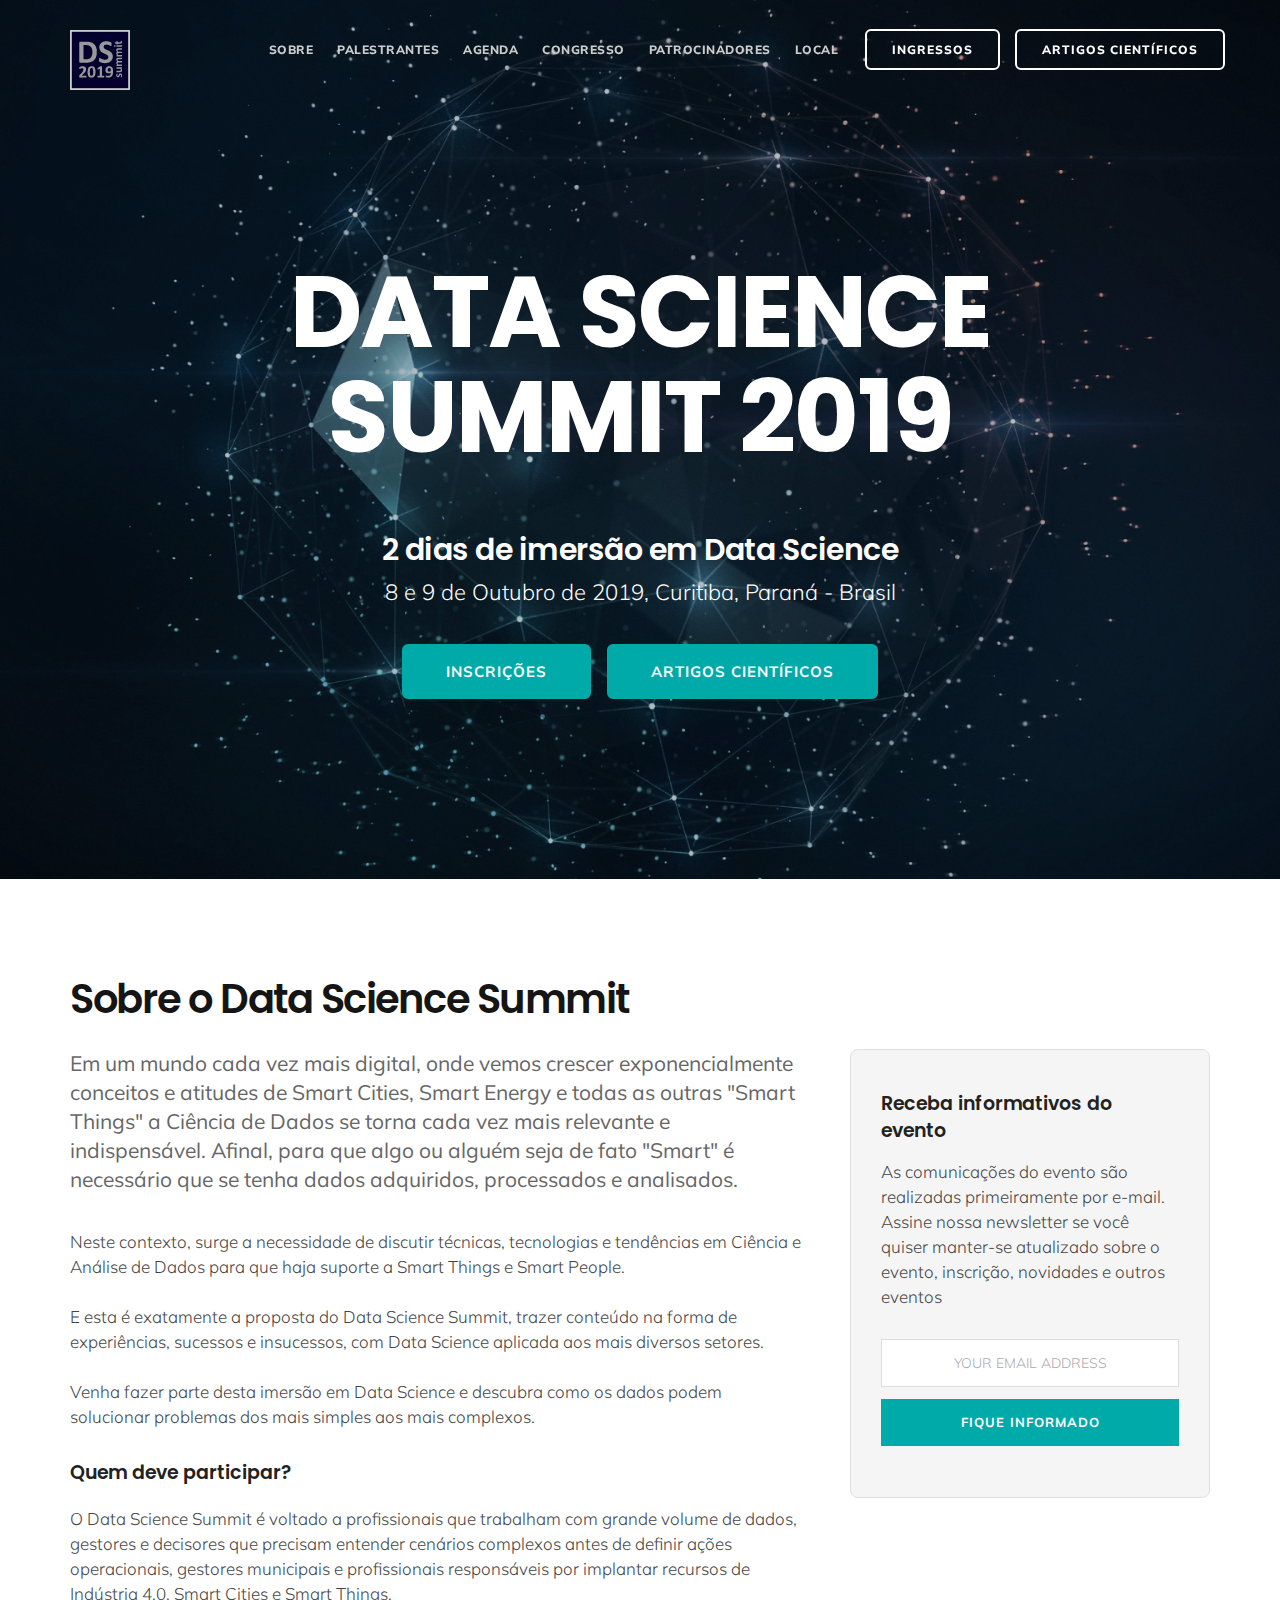
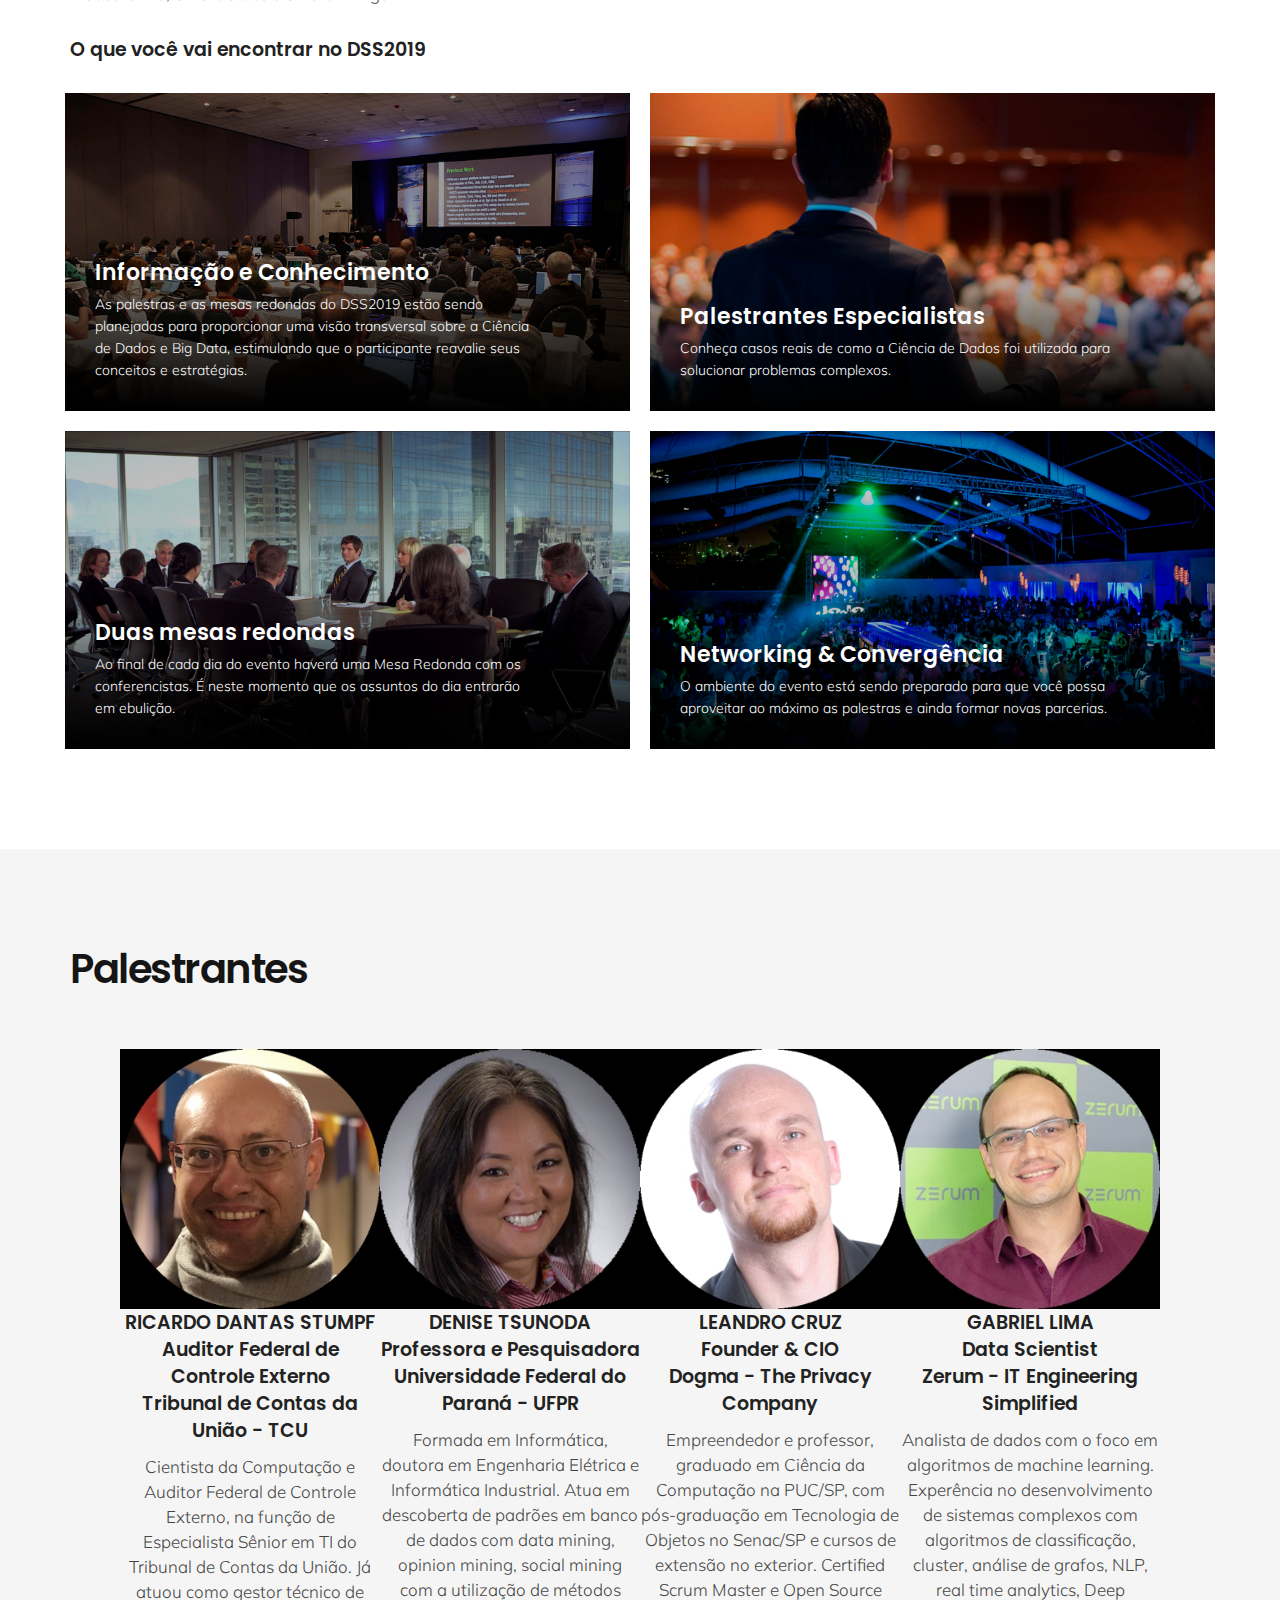
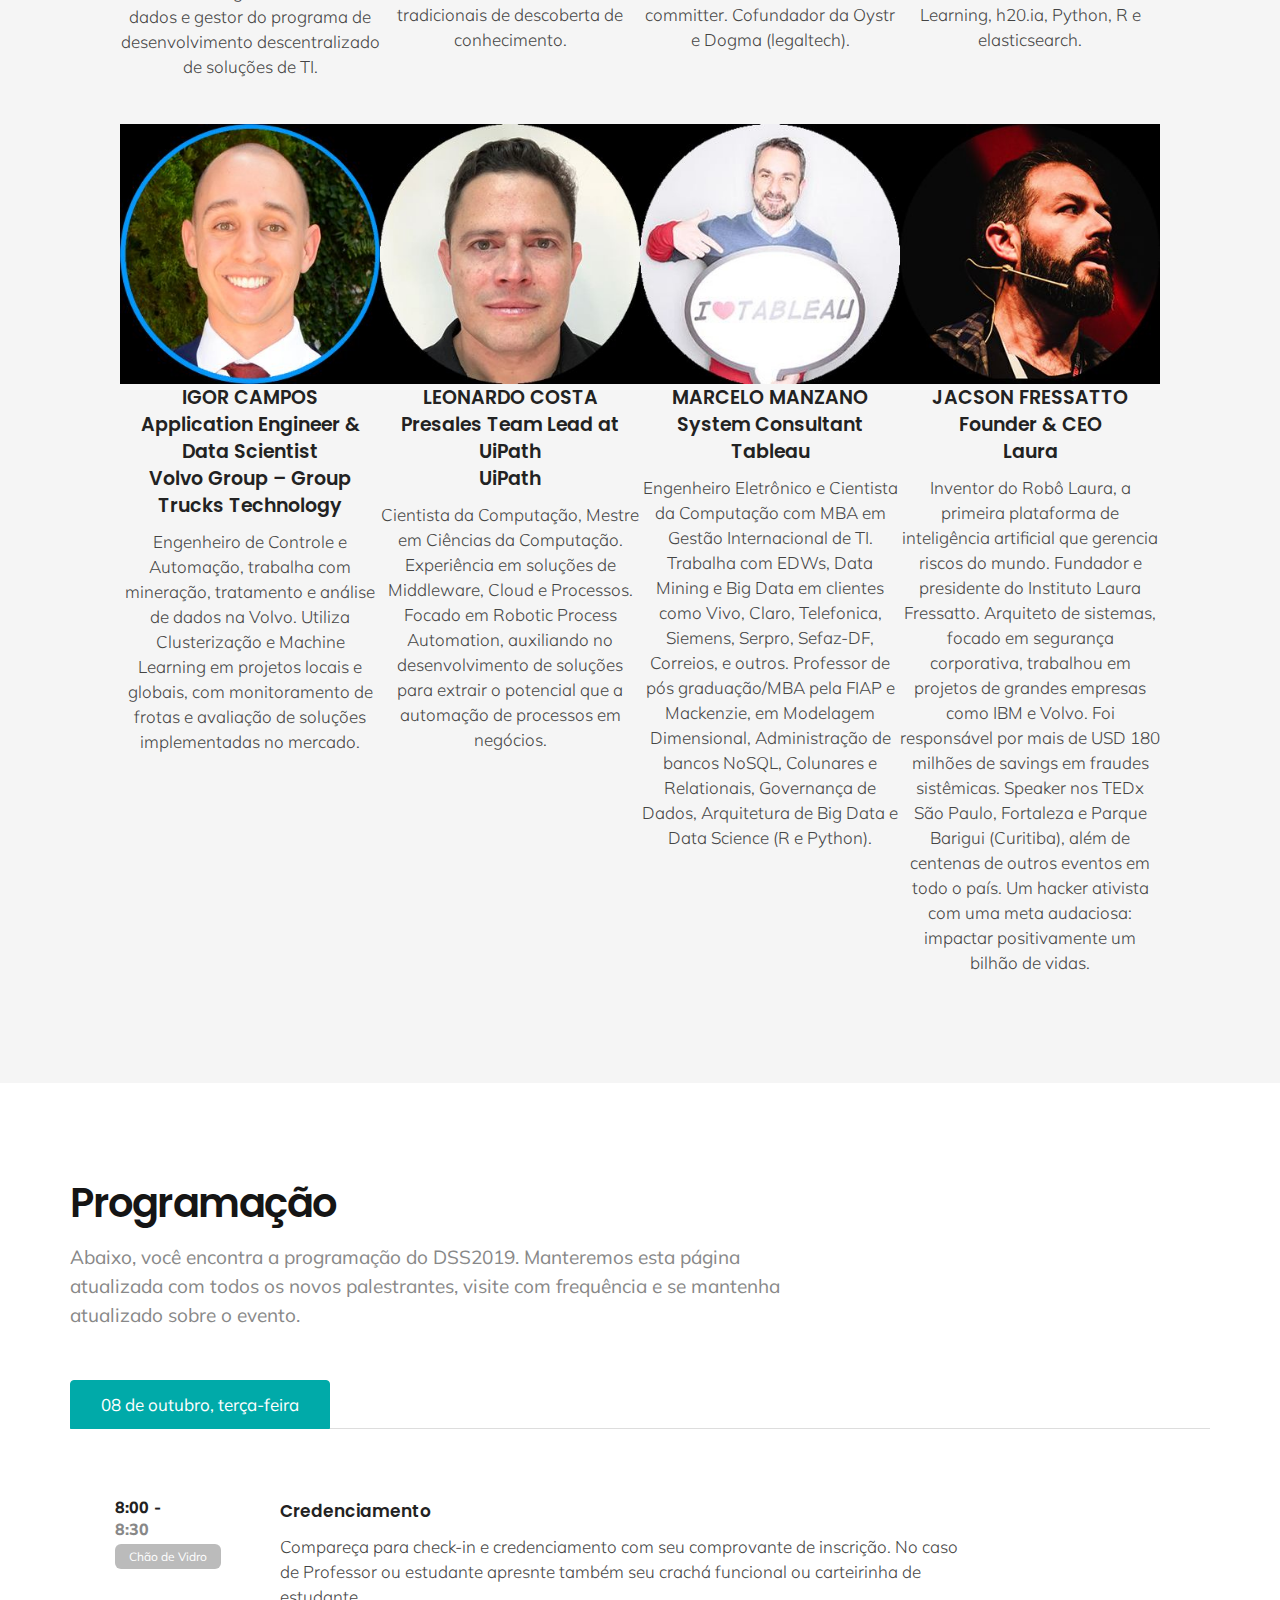
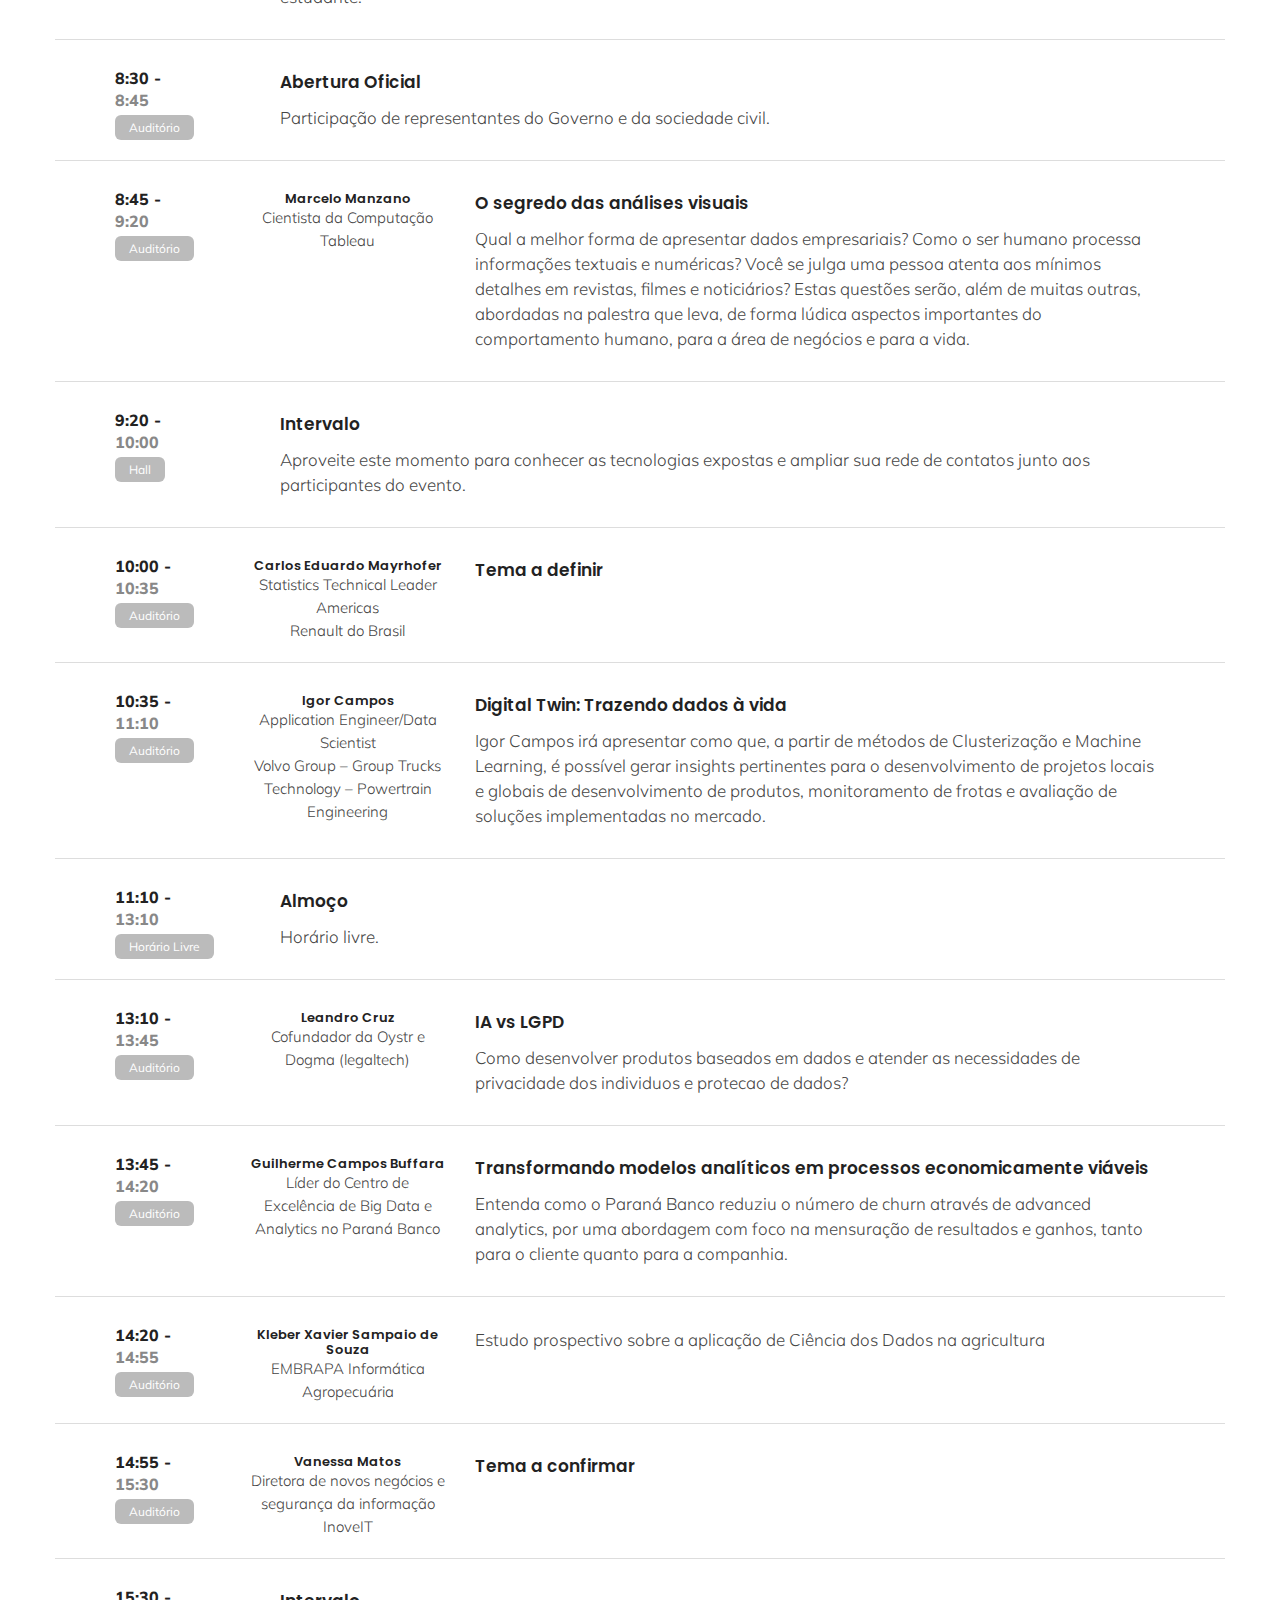
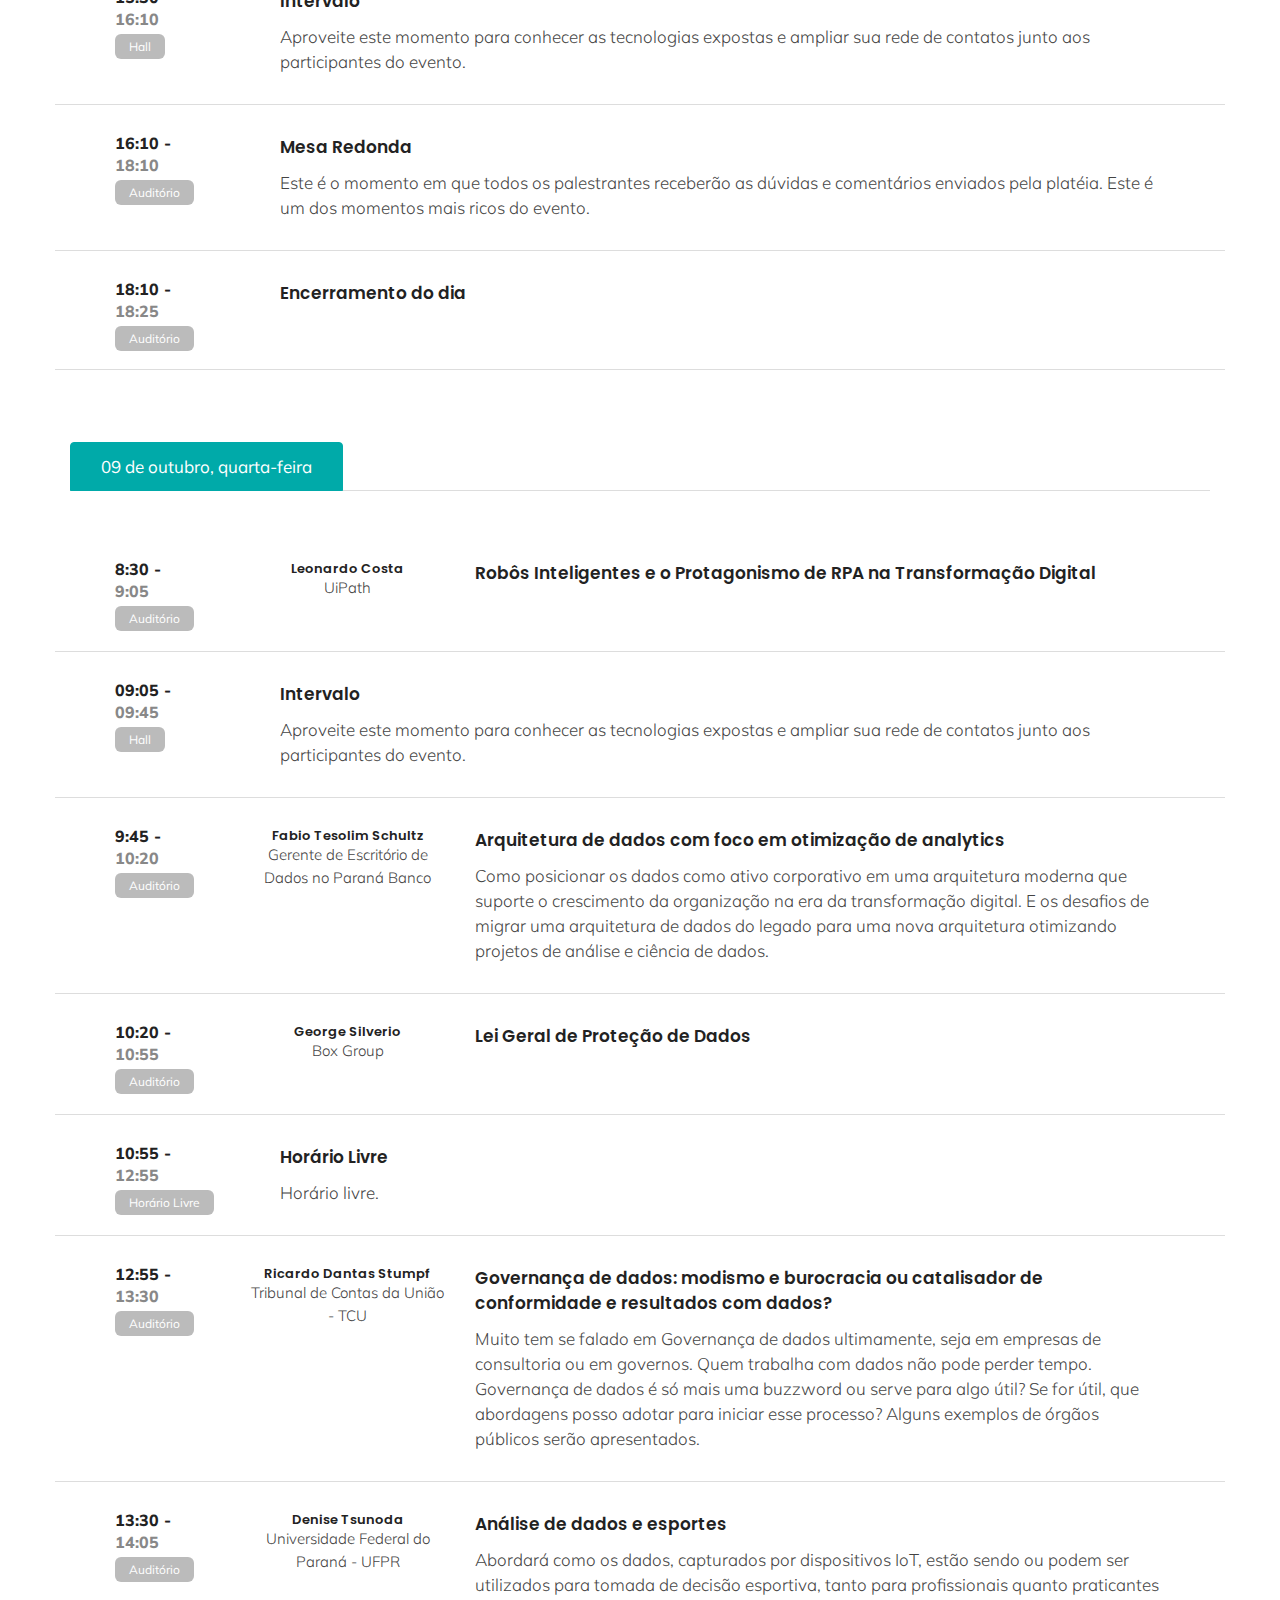
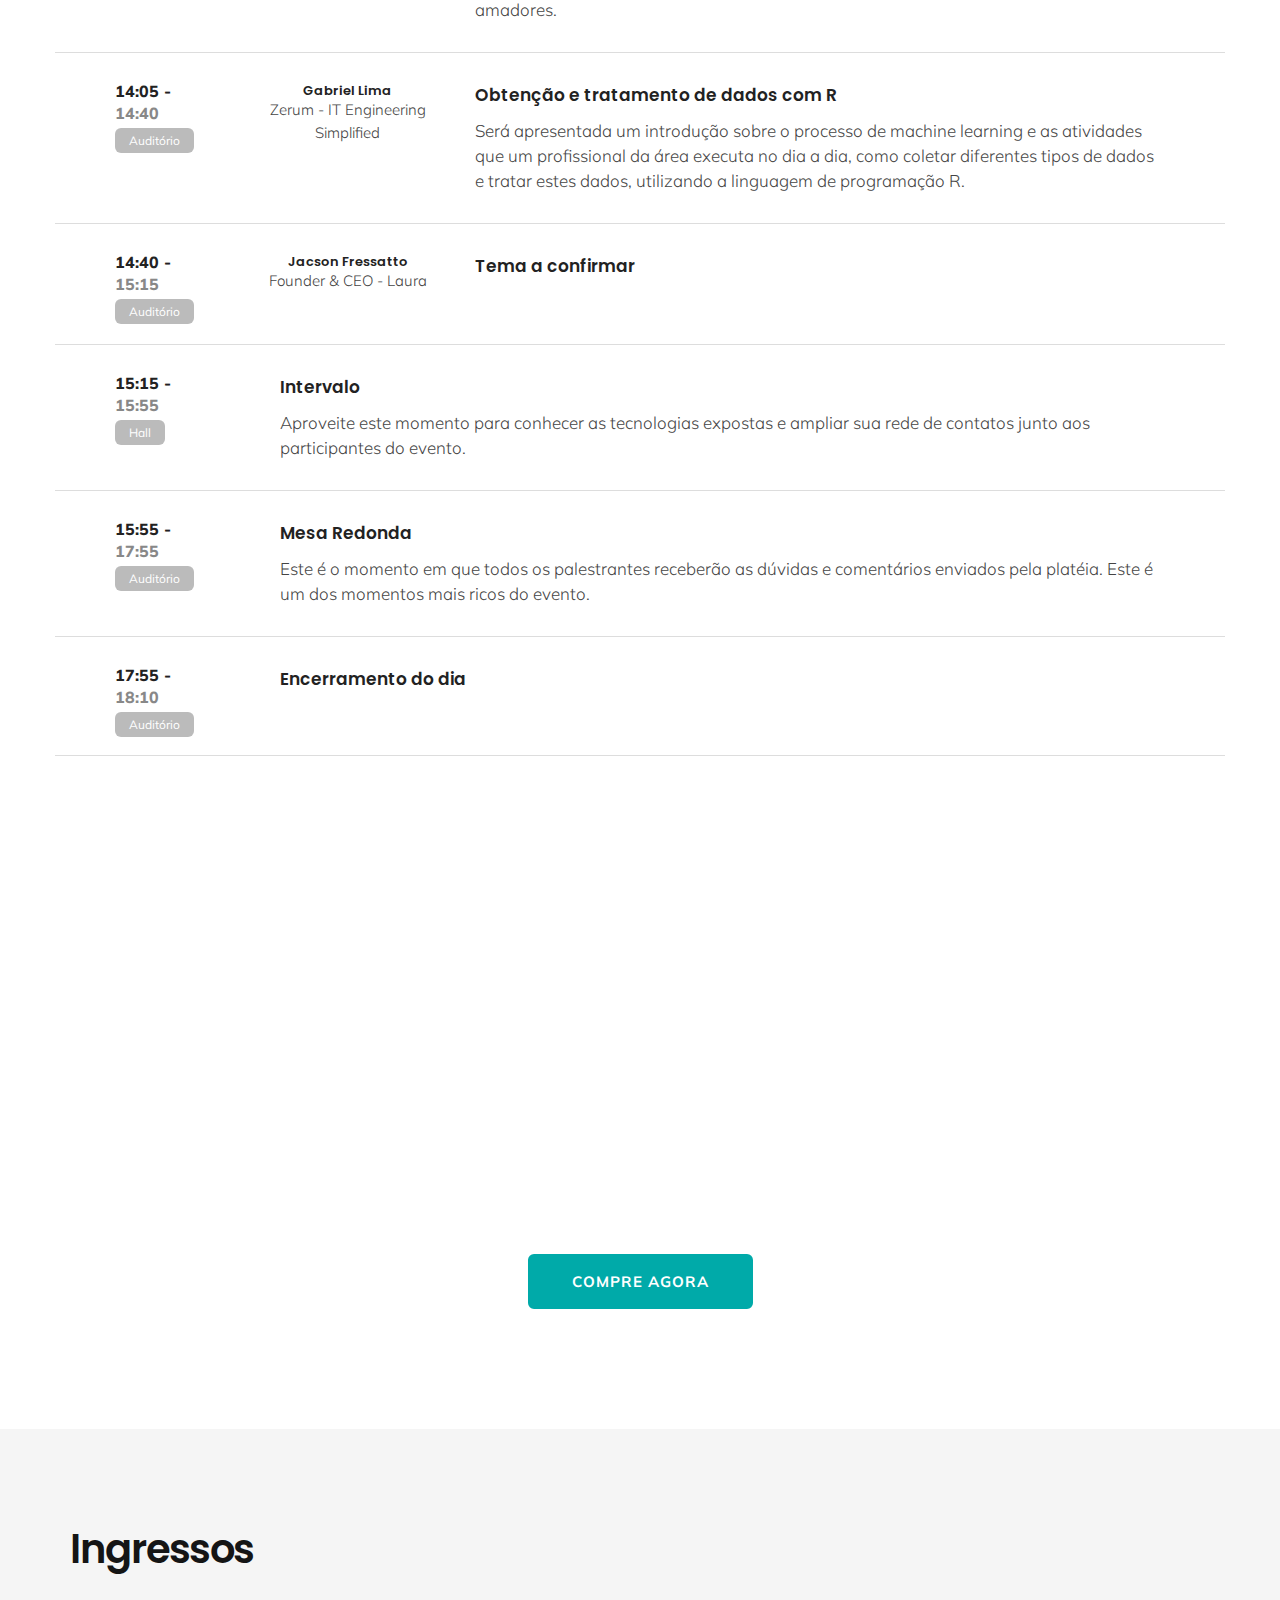
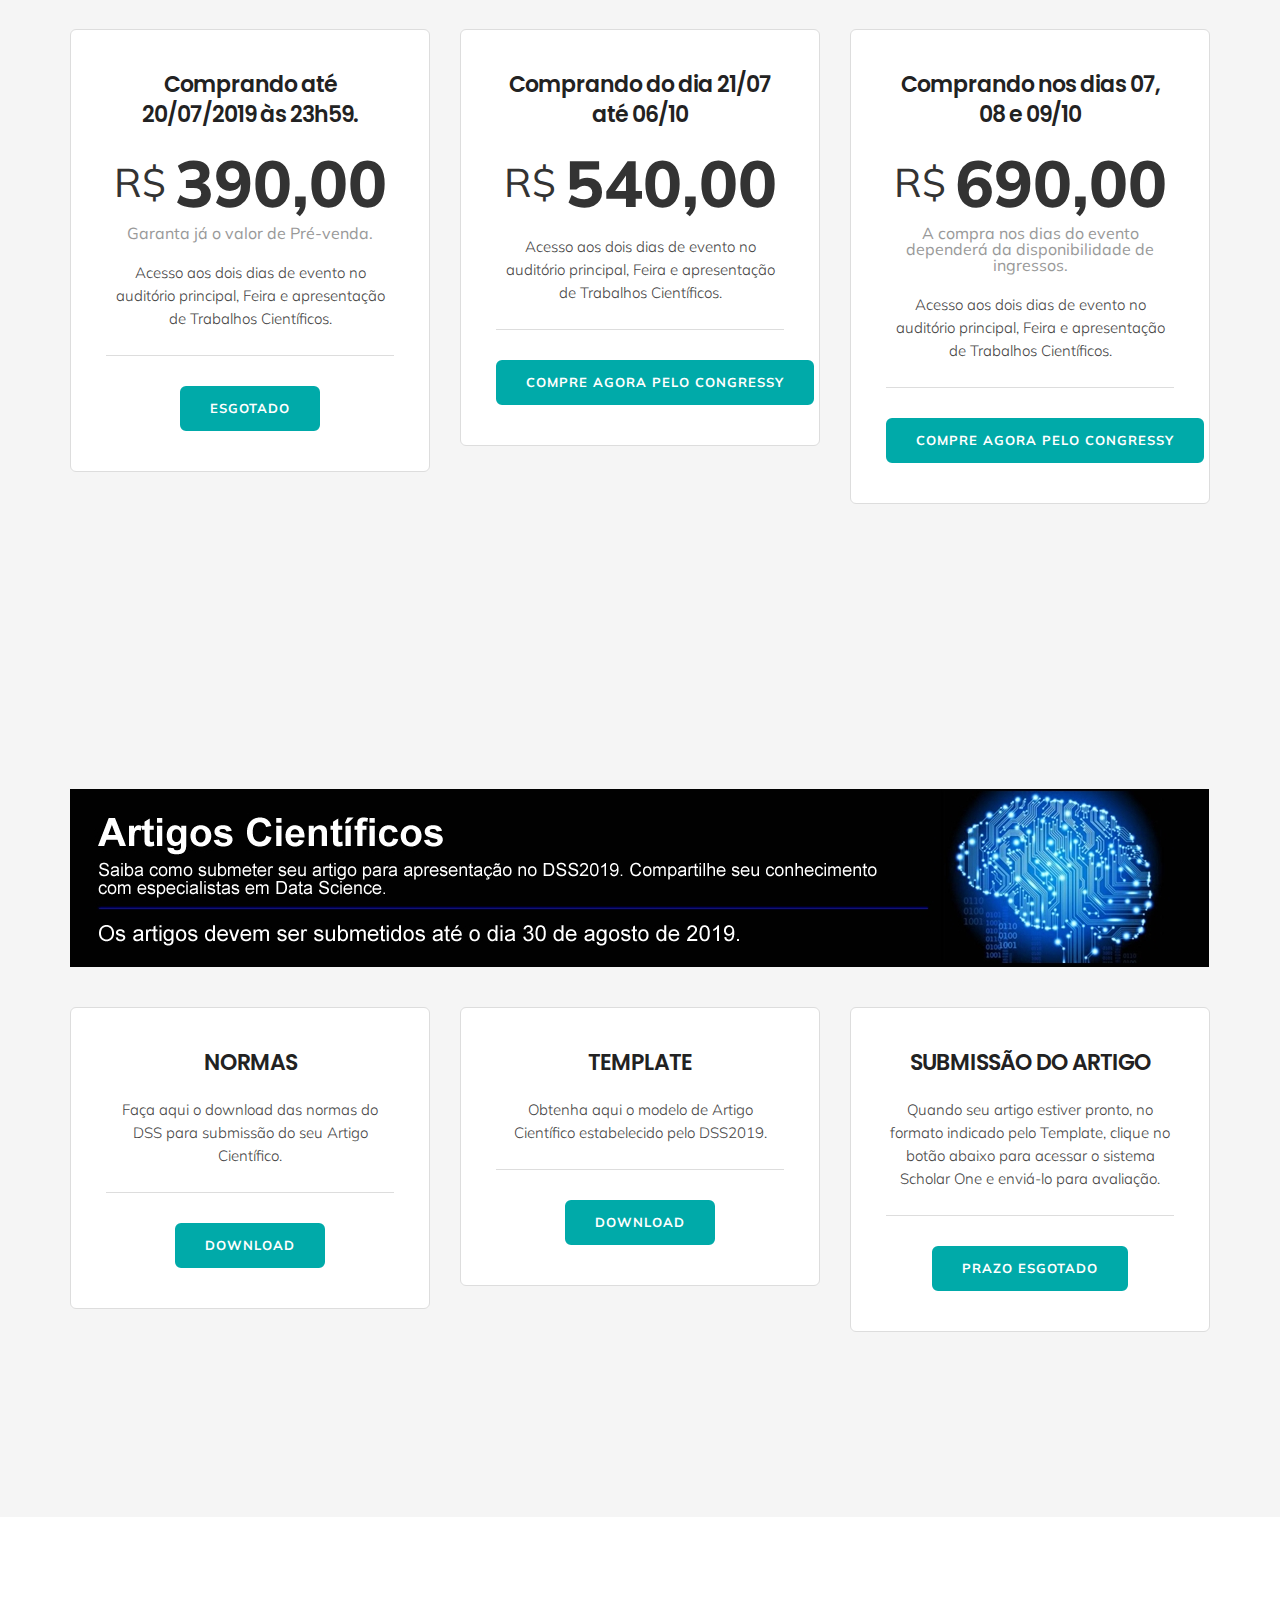
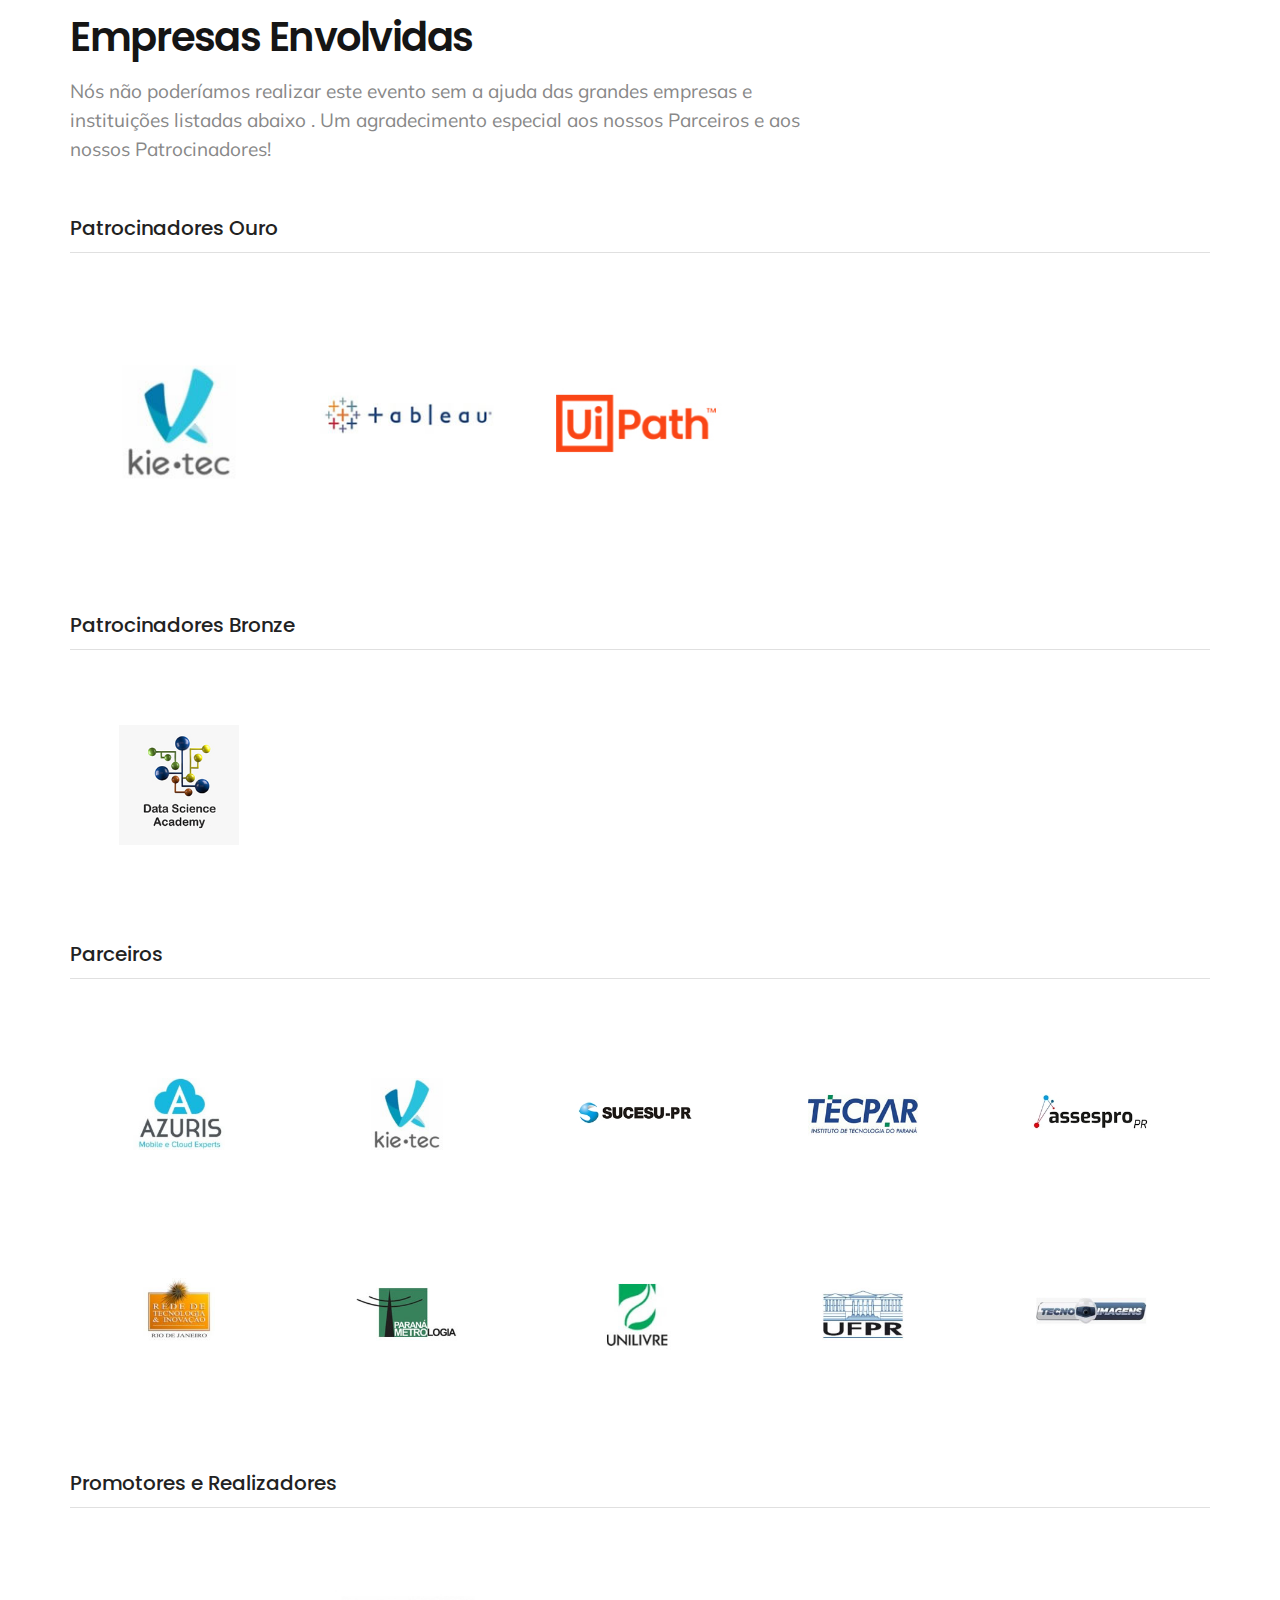
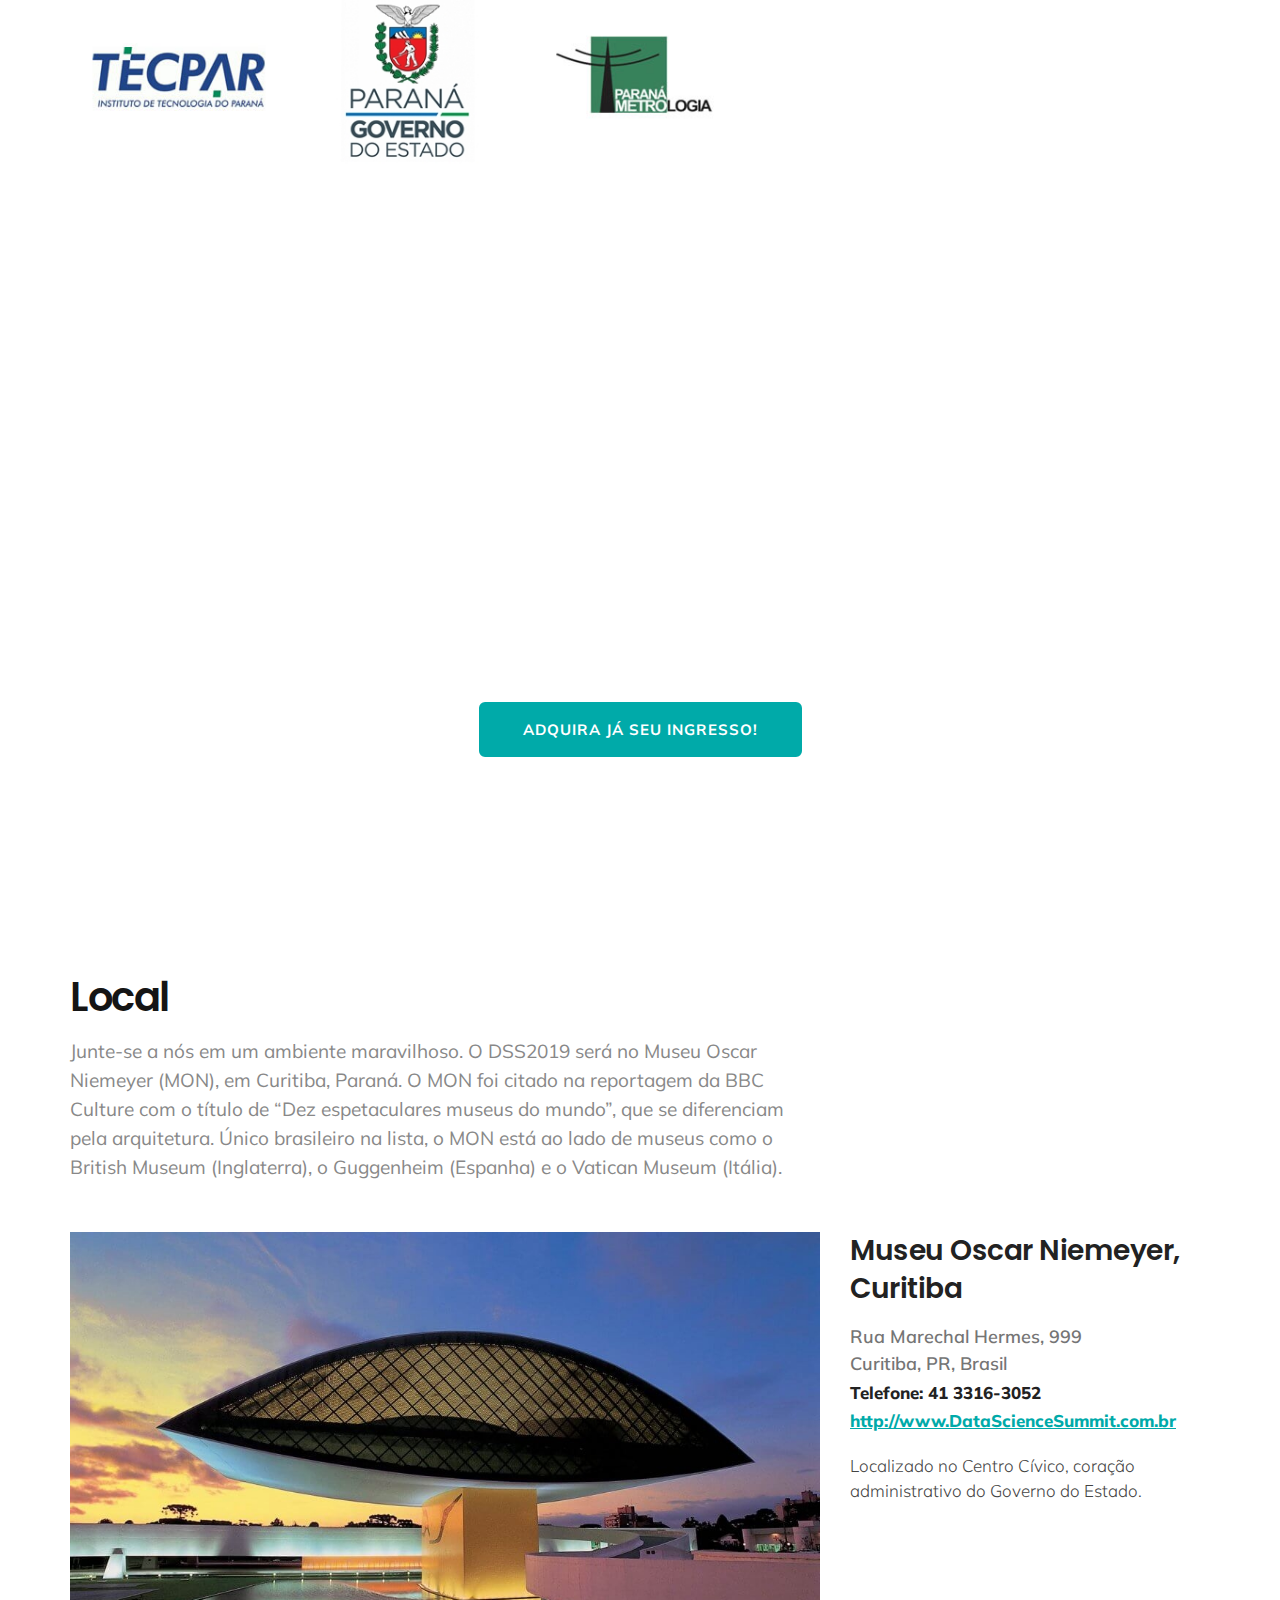
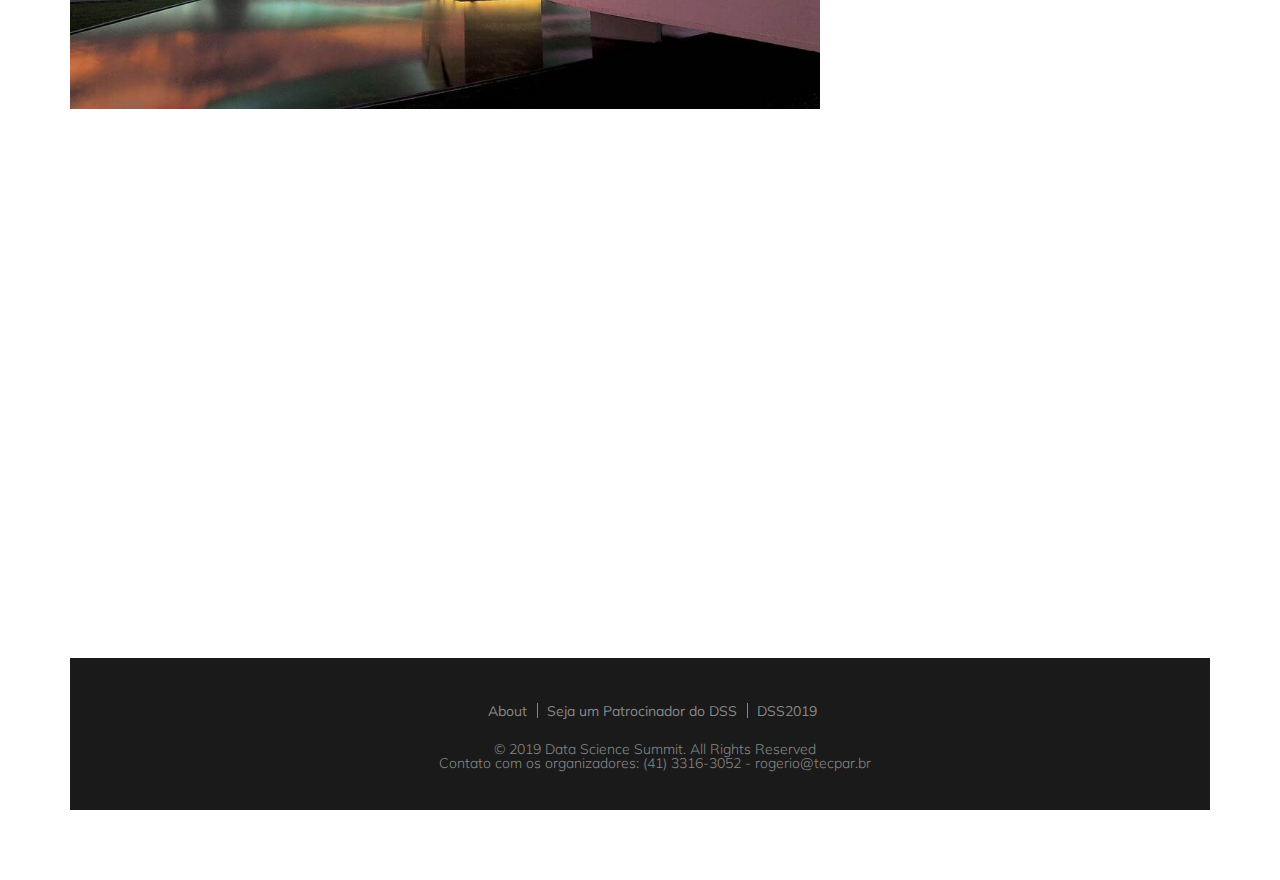
<file: 2019/index.html>
<!DOCTYPE html>
<html lang="en">



<head>
	
	
	
		<meta charset="utf-8">
		<meta http-equiv="X-UA-Compatible" content="IE=edge"/>
		<meta name="author" content="DSAThemes"/>	
		<meta name="description" content="Data Science Summit 2019"/>
		<meta name="keywords" content="Responsive, HTML5 template, DSAThemes, Conference, One Page, Landing, Event, Meeting">		
		<meta name="viewport" content="width=device-width, initial-scale=1.0"/>
				
		<!-- SITE TITLE -->
<title>Data Science Summit 2019</title>
							
		<!-- FAVICON AND TOUCH ICONS  -->
		<link rel="shortcut icon" href="images/favicon.ico" type="image/x-icon">
		<link rel="icon" href="images/favicon.ico" type="image/x-icon">
		<link rel="apple-touch-icon" sizes="152x152" href="images/apple-touch-icon-152x152.png">
		<link rel="apple-touch-icon" sizes="120x120" href="images/apple-touch-icon-120x120.png">
		<link rel="apple-touch-icon" sizes="76x76" href="images/apple-touch-icon-76x76.png">
		<link rel="apple-touch-icon" href="images/apple-touch-icon.png">
				
		<!-- BOOTSTRAP CSS -->
		<link href="css/bootstrap.min.css" rel="stylesheet">
				
		<!-- FONT ICONS -->
		<link href="css/font-awesome.min.css" rel="stylesheet">	
				
		<!-- GOOGLE FONTS -->
		<link href="https://fonts.googleapis.com/css?family=Poppins:300,400,500,600,700" rel="stylesheet"> 
		<link href="https://fonts.googleapis.com/css?family=Muli:300,400,600,700,800" rel="stylesheet">
				
		<!-- PLUGINS STYLESHEET -->
		<link href="css/owl.carousel.min.css" rel="stylesheet">
		<link href="css/owl.theme.default.min.css" rel="stylesheet" >
		<link href="css/magnific-popup.css" rel="stylesheet">
				
		<!-- TEMPLATE CSS -->
		<link href="css/style.css" rel="stylesheet"> 

		<!-- Custom Colors -->		
		<!-- <link href="css/green.css" rel="stylesheet"> -->  
		<!-- <link href="css/tomato.css" rel="stylesheet"> -->  
		<!-- <link href="css/yellow.css" rel="stylesheet"> -->  
		<!-- <link href="css/olive-drab.css" rel="stylesheet"> -->  
		<!-- <link href="css/dark-blue.css" rel="stylesheet"> -->  
		<!-- <link href="css/cadet-blue.css" rel="stylesheet"> -->  
		<!-- <link href="css/orange-red.css" rel="stylesheet"> -->  
		<!-- <link href="css/blue.css" rel="stylesheet"> -->  	

		<!-- RESPONSIVE CSS -->
		<link href="css/responsive.css" rel="stylesheet">
</head>
	
	
		
<body>
	
	
	
		<!-- PRELOADER
		============================================= -->		
		<div id="loader-wrapper">
			<div id="loader"></div>
		</div>
		
		
		
		
		<!-- PAGE CONTENT
		============================================= -->	
		<div id="page" class="page">
		
		
		
		
			<!-- HEADER
			============================================= -->
			<header id="header" class="header">
				<nav class="navbar navbar-fixed-top"> 				
					<div class="container">
					
																					<!-- Navigation Bar -->
						<div class="navbar-header">
						
							<!-- Responsive Menu Button -->
							<button type="button" id="nav-toggle" class="navbar-toggle text-right" data-toggle="collapse" data-target="#navigation-menu">
								<span class="sr-only">Toggle navigation</span> 
								<span class="icon-bar"></span>
								<span class="icon-bar"></span>
								<span class="icon-bar"></span>
							</button>
							
							<!-- LOGO IMAGE -->
							<!-- Recommended sizes for Retina Ready displays is 330x80px; -->
							<a class="navbar-brand logo-white" href="#hero-6"><img src="images/logo-white.png" alt="header-logo"></a>
							<a class="navbar-brand logo-black" href="#hero-6"><img src="images/logo.png" alt="header-logo"></a>
							
						</div>	<!-- End Navigation Bar -->
												
						
						<!-- Navigation Menu -->
						<div id="navigation-menu" class="collapse navbar-collapse">
												
							<!-- Navigation Menu Links -->
							<ul class="nav navbar-nav navbar-right">													
								
								<li class="nav-link"><a href="#about">Sobre</a></li>
								<li class="nav-link"><a href="#speakers">Palestrantes</a></li>	
								<li class="nav-link"><a href="#schedule">Agenda</a></li>	
								<li class="nav-link"><a href="#workshops">Congresso</a></li>		
								<li class="nav-link"><a href="#sponsors">Patrocinadores</a></li>	
								<li class="nav-link"><a href="#venue">Local</a></li>
								<li class="nav-link"><a class="header-btn hea-tra" href="#pricing">Ingressos</a></li>
								<li class="nav-link"><a class="header-btn hea-tra" href="#scientific">Artigos Científicos</a></li>
								
							</ul>
													
						</div>  <!-- End Navigation Menu -->
						
												
					</div>	  <!-- End container -->					
				</nav>	   <!-- End navbar  -->
			</header>	<!-- END HEADER -->
			
			
			
			
			<!-- HERO-6
			============================================= -->
			<section id="hero-6" class="bg-scroll hero-section">
				<div class="hero-overlay division">
					<div class="container white-color">	
						<div class="row hero-row-180">						
							<div class="col-md-10 col-md-offset-1 hero-txt text-center">	


								<!-- Title -->							
								<h2 class="h2-hero-huge">Data Science Summit 2019</h2>
								
								<!-- Smalll Title -->
								<h3 class="h3-hero m-top-60">2 dias de imersão em Data Science</h3>
								
								<!-- Event Date -->	
								<p class="p-hero-medium">8 e 9 de Outubro de 2019, Curitiba, Paraná - Brasil</p>

								<!-- Button -->
								<a href="#pricing" class="btn btn-huge tra-hover m-top-25">Inscrições</a>&nbsp;&nbsp;&nbsp;&nbsp;<a href="#scientific" class="btn btn-huge tra-hover m-top-25">Artigos Científicos</a>
								
									
							</div>							
						</div>	
					</div>    <!-- End container -->
				</div>	   <!-- End Hero overlay -->
			</section>	<!-- END HERO-6 -->
		
		
		
		
			<!-- ABOUT
			============================================= -->
			<section id="about" class="wide-80 about-section division">
				<div class="container">	
		
		
					<!-- SECTION TITLE -->
					<div class="row">
						<div class="col-md-9 col-lg-8 section-title">
							
							
							<h2>Sobre o Data Science Summit</h2>	
						</div>	
					</div>
					
										
					<div class="row">
					
						
						<!-- ABOUT TEXT -->
						<div class="col-md-8 about-txt p-right-30 m-bottom-20">
						
							<!-- Big Size Text -->
							<p class="p-lg dark-color m-bottom-35">Em um mundo cada vez mais digital, onde vemos crescer exponencialmente conceitos e atitudes de Smart Cities, Smart Energy e todas as outras &quot;Smart Things&quot; a Ciência de Dados se torna cada vez mais relevante e indispensável. Afinal, para que algo ou alguém seja de fato &quot;Smart&quot; é necessário que se tenha dados adquiridos, processados e analisados.
							</p>
							
							<!-- Text -->
							<p>
								Neste contexto, surge a necessidade de discutir técnicas, tecnologias e tendências em Ciência e Análise de Dados para que haja suporte a Smart Things e Smart People.
								<BR>
								<BR>
								E esta é exatamente a proposta do Data Science Summit, trazer conteúdo na forma de experiências, sucessos e insucessos, com Data Science aplicada aos mais diversos setores.
								<BR>
								<BR>
								Venha fazer parte desta imersão em Data Science e descubra como os dados podem solucionar problemas dos mais simples aos mais complexos.
							</p>
							<!-- Small Title -->
							<h4 class="m-top-30 m-bottom-20">Quem deve participar?</h4>
							
							<!-- Text -->
							<p>O Data Science Summit é voltado a profissionais que trabalham com grande volume de dados, gestores e decisores que precisam entender cenários complexos antes de definir ações operacionais, gestores municipais e profissionais responsáveis por implantar recursos de Indústria 4.0, Smart Cities e Smart Things.
							</p>
							
						
						</div>
						
						
						<!-- NEWSLETTER FORM -->
						<div class="col-md-4 about-form m-bottom-20">
							<div id="newsletter" class="bg-lightgrey">

								<!-- Small Title -->
								<h4 class="m-bottom-15">Receba informativos do evento</h4>
								
								<!-- Text -->
								<p>As comunicações do evento são realizadas primeiramente por e-mail. Assine nossa newsletter se você quiser manter-se atualizado sobre o evento,
								   inscrição, novidades e outros eventos
								</p>
								
								<!-- Newsletter Form -->
								<form class="newsletter-form m-top-30">
									
									<!-- Newsletter Form Input -->		
									<input type="email" class="form-control" placeholder="Your Email Address" required id="s-email">								
									<button type="submit" class="btn btn-medium dark-hover">Fique informado</button>

									<!-- Newsletter Form Notification -->		
									<label for="s-email" class="form-notification"></label>
													
								</form>
								
							</div>					
						</div>
						
		
					</div>	<!-- END ABOUT TEXT -->
					
					
					<!-- ABOUT IMAGES -->
					<div class="row aimg-row">
					
					
						<!-- Small Title -->
						<div class="col-md-12">							
							<h4 class="m-bottom-30">O que você vai encontrar no DSS2019</h4>
						</div>
						
					
						<!-- ABOUT IMAGE #1 -->
						<div class="col-md-6 about-image">
							<div class="a-image">
							
								<!-- Image Link -->
								<img class="img-responsive" src="images/about-1.jpg" alt="about-image"/>
							
								<!-- Image Text -->
								<div class="aimg-text white-color">
								
									<!-- Title -->
									<h4 class="h4-huge">Informação e Conhecimento</h4>
									
									<!-- Text -->
									<p>As palestras e as mesas redondas do DSS2019 estão sendo planejadas para proporcionar uma visão transversal sobre a Ciência de Dados e Big Data, estimulando que o participante reavalie seus conceitos e estratégias. 
									</p> 
									
								</div>
								
							</div>
						</div>
						
						
						<!-- ABOUT IMAGE #2 -->
						<div class="col-md-6 about-image">
							<div class="a-image">
							
								<!-- Image Link -->
								<img class="img-responsive" src="images/about-2.jpg" alt="about-image"/>
								
								<!-- Image Text -->
								<div class="aimg-text white-color">
								
									<!-- Title -->
									<h4 class="h4-huge">Palestrantes Especialistas</h4>	

									<!-- Text -->
									<p>Conheça casos reais de como a Ciência de Dados foi utilizada para solucionar problemas complexos.
									</p>
									
								</div>
							
							</div>
						</div>
						
						
						<!-- ABOUT IMAGE #3 -->
						<div class="col-md-6 about-image">
							<div class="a-image">
							
								<!-- Image Link -->
								<img class="img-responsive" src="images/about-3.jpg" alt="about-image"/>

								
								<!-- Image Text -->
								<div class="aimg-text white-color">
								
									<!-- Title -->
									<h4 class="h4-huge">Duas mesas redondas</h4>	

									<!-- Text -->
									<p>Ao final de cada dia do evento haverá uma Mesa Redonda com os conferencistas. É neste momento que os assuntos do dia entrarão em ebulição.
									</p>
									
								</div>
							
							</div>
						</div>
						
						
						<!-- ABOUT IMAGE #4 -->
						<div class="col-md-6 about-image">
							<div class="a-image">
							
								<!-- Image Link -->
								<img class="img-responsive" src="images/about-4.jpg" alt="about-image"/>
								
								<!-- Image Text -->
								<div class="aimg-text white-color">
								
									<!-- Title -->
									<h4 class="h4-huge">Networking & Convergência</h4>

									<!-- Text -->
									<p>O ambiente do evento está sendo preparado para que você possa aproveitar ao máximo as palestras e ainda formar novas parcerias. 
									</p>
									
								</div>
							
							</div>
						</div>
						
							
					</div>	<!-- END ABOUT IMAGES -->

		
				</div>	   <!-- End container -->
			</section>	<!-- END ABOUT -->
			
			

<!-- ####################################################################################################-->
<!-- ####################################################################################################-->
<!-- ####################################################################################################-->
<!-- ####################################################################################################-->
<!-- ####################################################################################################-->





			<!-- SPEAKERS -->

			<section id="speakers" class="bg-lightgrey wide-50 speakers-section division">
				<div class="container">


					<!-- SECTION TITLE -->
					<div class="row">
						<div class="col-md-9 col-lg-8 section-title">
						
							<!-- Title -->
							<h2>Palestrantes</h2>
							
							<!-- Text -->
							<p><!--Featuring 80 hours of content from 8 speakers. The FrontUpConf'17 has an unrivalled line-up of
							   hard-to-reach CMOs, industry pioneers and digital specialists at the top of their field, all coming
							   together to share the secrets of their success -->
							</p>
							
						</div>	
					</div>

				
					<div class="row">
						<ul class="speakers-wrapper">
						
						
							<!-- SPEAKER #1 -->
							<!-- SPEAKER #2 -->
							<!-- SPEAKER #3 -->
							<!-- SPEAKER #5 -->
							<!-- SPEAKER #6 -->
							<!-- SPEAKER #7 -->
							<!-- SPEAKER #8 -->
	  <table width="200" border="0" align="center" cellpadding="12">
    <tr>
      <td valign="top"><img src="images/speaker-1.jpg" alt="speaker-foto" height="260" width="260" /></td>
      <td valign="top"><img src="images/speaker-2.jpg" alt="speaker-foto" height="260" width="260" /></td>
      <td valign="top"><img src="images/speaker-3.jpg" alt="speaker-foto" height="260" width="260" /></td>
      <td valign="top"><img src="images/speaker-5.jpg" alt="speaker-foto" height="260" width="260" /></td>
    </tr>
    <tr>
      <td valign="top"><h4 align="center">RICARDO DANTAS STUMPF <br />
        Auditor Federal de Controle Externo<br />
        Tribunal de Contas da Uni&atilde;o - TCU</h4>
      <p align="center">Cientista da Computa&ccedil;&atilde;o e Auditor Federal de Controle Externo, na fun&ccedil;&atilde;o de Especialista S&ecirc;nior em TI do Tribunal de Contas da Uni&atilde;o. J&aacute; atuou como gestor t&eacute;cnico de dados e gestor do programa de desenvolvimento descentralizado de solu&ccedil;&otilde;es de TI.</p></td>
      <td valign="top"><h4 align="center">DENISE TSUNODA <br />
        Professora e Pesquisadora<br />
        Universidade Federal do Paran&aacute; - UFPR</h4>
      <p align="center">Formada em Inform&aacute;tica, doutora em Engenharia El&eacute;trica e Inform&aacute;tica Industrial. Atua em descoberta de padr&otilde;es em banco de dados com data mining, opinion mining, social mining com a utiliza&ccedil;&atilde;o de m&eacute;todos tradicionais de descoberta de conhecimento. </p></td>
      <td valign="top"><h4 align="center">LEANDRO CRUZ <br />
        Founder &amp; CIO<br />
        Dogma - The Privacy Company</h4>
      <p align="center">Empreendedor e professor, graduado em Ci&ecirc;ncia da Computa&ccedil;&atilde;o na PUC/SP, com p&oacute;s-gradua&ccedil;&atilde;o em Tecnologia de Objetos no Senac/SP e cursos de extens&atilde;o no exterior. Certified Scrum Master e Open Source committer. Cofundador da Oystr e Dogma (legaltech). </p></td>
      <td valign="top"><h4 align="center">GABRIEL LIMA <br />
        Data Scientist<br />
        Zerum - IT Engineering Simplified</h4>
      <p align="center">Analista de dados com o foco em algoritmos de machine learning. Exper&ecirc;ncia no desenvolvimento de sistemas complexos com algoritmos de classifica&ccedil;&atilde;o, cluster, an&aacute;lise de grafos, NLP, real time analytics, Deep Learning, h20.ia, Python, R e elasticsearch. </p></td>
    </tr>
  </table>
  <p>&nbsp;</p>
  <table width="200" border="0" align="center" cellpadding="12">
    <tr>
      <td valign="top"><img  height="260" width="260" src="images/speaker-6.jpg" alt="speaker-foto" /></td>
      <td valign="top"><img height="260" width="260" src="images/speaker-7.jpg" alt="speaker-foto" /></td>
      <td valign="top"><img height="260" width="260" src="images/speaker-8.jpg" alt="speaker-foto" /></td>
      <td valign="top"><img height="260" width="260" src="images/speaker-9.jpg" alt="speaker-foto" /></td>

    </tr>
    <tr>
      <td valign="top"><h4 align="center">IGOR CAMPOS <br />
        Application Engineer &amp; Data Scientist<br />
        Volvo Group &ndash; Group Trucks Technology </h4>
      <p align="center">Engenheiro de Controle e Automa&ccedil;&atilde;o, trabalha com minera&ccedil;&atilde;o, tratamento e an&aacute;lise de dados na Volvo. Utiliza Clusteriza&ccedil;&atilde;o e Machine Learning em projetos locais e globais, com monitoramento de frotas e avalia&ccedil;&atilde;o de solu&ccedil;&otilde;es implementadas no mercado. </p></td>
      <td valign="top"><h4 align="center">LEONARDO COSTA <br />
        Presales Team Lead at UiPath<br />
        UiPath </h4>
      <p align="center">Cientista da Computa&ccedil;&atilde;o, Mestre em Ci&ecirc;ncias da Computa&ccedil;&atilde;o. Experi&ecirc;ncia em solu&ccedil;&otilde;es de Middleware, Cloud e Processos. Focado em Robotic Process Automation, auxiliando no desenvolvimento de solu&ccedil;&otilde;es para extrair o potencial que a automa&ccedil;&atilde;o de processos em neg&oacute;cios. </p></td>
      <td valign="top"><h4 align="center">MARCELO MANZANO <br />
        System Consultant<br />
        Tableau </h4>
      <p align="center">Engenheiro Eletr&ocirc;nico e Cientista da Computa&ccedil;&atilde;o com MBA em Gest&atilde;o Internacional de TI. Trabalha com EDWs, Data Mining e Big Data em clientes como Vivo, Claro, Telefonica, Siemens, Serpro, Sefaz-DF, Correios, e outros. Professor de p&oacute;s gradua&ccedil;&atilde;o/MBA pela FIAP e Mackenzie, em Modelagem Dimensional, Administra&ccedil;&atilde;o de bancos NoSQL, Colunares e Relationais, Governan&ccedil;a de Dados, Arquitetura de Big Data e Data Science (R e Python). </p></td>


      <td valign="top"><h4 align="center">JACSON FRESSATTO<br />
        Founder & CEO<br />
        Laura </h4>
      <p align="center">
	  Inventor do Robô Laura, a primeira plataforma de inteligência artificial que gerencia riscos do mundo. Fundador e presidente do Instituto Laura Fressatto. Arquiteto de sistemas, focado em segurança corporativa, trabalhou em projetos de grandes empresas como IBM e Volvo. Foi responsável por mais de USD 180 milhões de savings em fraudes sistêmicas. Speaker nos TEDx São Paulo, Fortaleza e Parque Barigui (Curitiba), além de centenas de outros eventos em todo o país.  Um hacker ativista com uma meta audaciosa: impactar positivamente um bilhão de vidas.
	  </p></td>


    </tr>
  </table>
						
							
							<br>
<br>
						</ul>
					</div>	   <!-- End row -->
				</div>	   <!-- End container -->
			</section>	




			<!-- END SPEAKERS -->




<!--##################################################################################-->
<!--##################################################################################-->
<!--##################################################################################-->
<!--##################################################################################-->

			
			<!-- SCHEDULE -->
			<!-- SCHEDULE

			============================================= -->		

			<section id="schedule" class="wide-100 schedule-section division">

				<div class="container">	
					<!-- SECTION TITLE -->

					<div class="row">

						<div class="col-md-9 col-lg-8 section-title">
							<!-- Title -->	
							<h2>Programação</h2>
							<!-- Text -->
							<p>Abaixo, você encontra a programação do DSS2019. Manteremos esta página atualizada com todos os novos palestrantes, visite com frequência e se mantenha atualizado sobre o evento.							</p>
						</div>	

					</div>
					<!-- SCHEDULE TABS HOLDER -->

					<div class="row">	

						<div class="col-md-12">

							<!-- SCHEDULE TABS NAV -->

							<div class="tabs-nav text-center m-bottom-40">

								<ul class="nav nav-tabs" role="tablist">

									<li class="active"><a href="#tab-1" role="tab" data-toggle="tab">08 de outubro, terça-feira</a></li>

								</ul>

							</div>	
							<!-- SCHEDULE TABS CONTENT -->

							<div id="tabs-holder">				

								<div class="tab-content">	

									<!-- SCHEDULE TAB #1 CONTENT (DAY #1) -->

									<div id="tab-1" class="tab-pane day-1 active">

									

<!-- ###############################################################################################-->

										<!-- SESSION 1-2 -->
										<div class="row schedule-event">
											<!-- Session Time / Location -->

											<div class="col-sm-2 col-md-2 session-data"> 
												<!-- Session Time -->
												<div class="s-data">
													<span class="session-time black-color">8:00 - </span><span class="session-time grey-color">8:30</span></div>
												<!-- Session Location -->
												<span class="session-room">Chão de Vidro</span>
											</div>
											<!-- Session Speaker -->
											<!-- Session Description -->
											<div class="col-sm-7 col-md-8 session-description">
												<!-- Session Title -->
												<!-- Text -->
												<h5 class="h5-lg">Credenciamento </h5>
												<!-- Text -->
                                                <p>Compareça para check-in e credenciamento com seu comprovante de inscrição. No caso de Professor ou estudante apresnte também seu crachá funcional ou carteirinha de estudante. </p>
										  </div>
										</div>	<!-- END SESSION 1-2 -->
<!-- ###############################################################################################-->

										<!-- COFFEE BREAK -->
										<div class="row schedule-event grey1">
											<!-- Session Time / Location -->
											<div class="col-sm-2 col-md-2 session-data"> 
												<!-- Session Time -->
												<div class="s-data">
												<span class="session-time black-color">8:30 - </span><span class="session-time grey-color">8:45</span></div>
												<!-- Session Location -->
												<span class="session-room">Auditório</span>	
											</div>
											<!-- Session Description -->
											<div class="col-sm-10 col-md-10 session-description">
												<!-- Session Title -->
												<h5 class="h5-lg">Abertura Oficial</h5>
												<!-- Text -->
												<p>Participação de representantes do Governo e da sociedade civil. 
												</p>
											</div>
										</div>	<!-- END COFFEE BREAK -->
							

<!-- ###############################################################################################-->


										<!-- SESSION 1-4 -->

										<div class="row schedule-event">

										

											<!-- Session Time / Location -->

											<div class="col-sm-2 col-md-2 session-data"> 



												<!-- Session Time -->

												<div class="s-data">
													<span class="session-time black-color">8:45 - </span>
													<span class="session-time grey-color">9:20</span>
												</div>

												<!-- Session Location -->
												<span class="session-room">Auditório</span>	
											</div>

											<!-- Session Speaker -->

											<div class="col-sm-3 col-md-2 session-speaker text-center"> 												
												<!--<img class="img-responsive" src="images/schedule-speaker-5.jpg" alt="speaker-avatar">-->
												<h5 class="h5-small">Marcelo Manzano</h5>
												<p class="p-small">Cientista da Computação<BR>Tableau</p>												

											</div> 
											<!-- Session Description -->
											<div class="col-sm-7 col-md-8 session-description">
												<!-- Session Title -->
												<h5 class="h5-lg">O segredo das análises visuais</h5>
												<!-- Text -->
												<p>Qual a melhor forma de apresentar dados empresariais? Como o ser humano processa informações textuais e numéricas? Você se julga uma pessoa atenta aos mínimos detalhes em revistas, filmes e noticiários? Estas questões serão, além de muitas outras, abordadas na palestra que leva, de forma lúdica aspectos importantes do comportamento humano, para a área de negócios e para a vida.</p>
												<!-- Tags -->
												<!-- <p class="session-tags"> #Image Data, #Smart Things</p>-->
											</div>
										</div>	<!-- END SESSION 1-4 -->
<!-- ###############################################################################################-->


										<!-- COFFEE BREAK -->
										<div class="row schedule-event grey1">
											<!-- Session Time / Location -->
											<div class="col-sm-2 col-md-2 session-data"> 
												<!-- Session Time -->
												<div class="s-data">
												<span class="session-time black-color">9:20 - </span><span class="session-time grey-color">10:00</span></div>
												<!-- Session Location -->
												<span class="session-room">Hall</span>	
											</div>
											<!-- Session Description -->
											<div class="col-sm-10 col-md-10 session-description">
												<!-- Session Title -->
												<h5 class="h5-lg">Intervalo</h5>
												<!-- Text -->
												<p>Aproveite este momento para conhecer as tecnologias expostas e ampliar sua rede de contatos junto aos participantes do evento.
												</p>
											</div>
										</div>	<!-- END COFFEE BREAK -->
							

<!-- ###############################################################################################-->




										<!-- SESSION 1-4 -->

										<div class="row schedule-event">

										

											<!-- Session Time / Location -->

											<div class="col-sm-2 col-md-2 session-data"> 



												<!-- Session Time -->

												<div class="s-data">
													<span class="session-time black-color">10:00 - </span>
													<span class="session-time grey-color">10:35</span>
												</div>

												<!-- Session Location -->
												<span class="session-room">Auditório</span>	
											</div>

											<!-- Session Speaker -->

											<div class="col-sm-3 col-md-2 session-speaker text-center"> 												
												<!--<img class="img-responsive" src="images/schedule-speaker-5.jpg" alt="speaker-avatar">-->
												<h5 class="h5-small">Carlos Eduardo Mayrhofer</h5>
												<p class="p-small">Statistics Technical Leader Americas<BR>Renault do Brasil</p>												

											</div> 
											<!-- Session Description -->
											<div class="col-sm-7 col-md-8 session-description">
												<!-- Session Title -->
												<h5 class="h5-lg">Tema a definir</h5>
												<!-- Text -->
												<p>&nbsp;</p>
												<!-- Tags -->
												<!-- <p class="session-tags"> #Image Data, #Smart Things</p>-->
											</div>
										</div>	<!-- END SESSION 1-4 -->
<!-- ###############################################################################################-->



										<!-- SESSION #1-5 -->
										<div class="row schedule-event">
											<!-- Session Time / Location -->
											<div class="col-sm-2 col-md-2 session-data">
												<!-- Session Time -->
												<div class="s-data">
													<span class="session-time black-color">10:35 - </span>
													<span class="session-time grey-color">11:10</span>
												</div>
												<!-- Session Location -->
												<span class="session-room">Auditório</span>	
											</div>
											<!-- Session Speaker -->
											<div class="col-sm-3 col-md-2 session-speaker text-center"> 												
												<!--<img class="img-responsive" src="images/schedule-speaker-4.jpg" alt="speaker-avatar">-->
												<h5 class="h5-small">Igor Campos</h5>
												<p class="p-small">Application Engineer/Data Scientist<BR>Volvo Group – Group Trucks Technology – Powertrain Engineering</p>																								
											</div>
											<!-- Session Description -->
											<div class="col-sm-7 col-md-8 session-description">
												<!-- Session Title -->
												<h5 class="h5-lg">Digital Twin: Trazendo dados à vida</h5>
												<!-- Text -->
												<p>Igor Campos ir&aacute; apresentar como que, a partir de métodos de Clusterização e Machine Learning, &eacute; poss&iacute;vel gerar insights pertinentes para o desenvolvimento de projetos locais e globais de desenvolvimento de produtos, monitoramento de frotas e avaliação de soluções implementadas no mercado.
												</p>
												<!-- Tags -->

												<!--<p class="session-tags"> #Saúde,  #Health, #Data Science</p>-->
											</div>
										</div>	<!-- END SESSION 1-5 -->

										

									
<!-- ###############################################################################################-->


										<!-- COFFEE BREAK -->
										<div class="row schedule-event grey1">
											<!-- Session Time / Location -->
											<div class="col-sm-2 col-md-2 session-data"> 
												<!-- Session Time -->
												<div class="s-data">
												<span class="session-time black-color">11:10 - </span><span class="session-time grey-color">13:10</span></div>
												<!-- Session Location -->
												<span class="session-room">Horário Livre</span>	
											</div>
											<!-- Session Description -->
											<div class="col-sm-10 col-md-10 session-description">
												<!-- Session Title -->
												<h5 class="h5-lg">Almoço</h5>
												<!-- Text -->
												<p>Horário livre.
												</p>
											</div>
										</div>	<!-- END COFFEE BREAK -->
							


<!-- ###############################################################################################-->





										<!-- SESSION #1-6 -->

										<div class="row schedule-event">
											<!-- Session Time / Location -->

											<div class="col-sm-2 col-md-2 session-data">
												<!-- Session Time -->
												<div class="s-data">
													<span class="session-time black-color">13:10 - </span>
													<span class="session-time grey-color">13:45</span>
												</div>
												<!-- Session Location -->
												<span class="session-room">Auditório</span>	
											</div>
											<!-- Session Speaker -->
											<div class="col-sm-3 col-md-2 session-speaker text-center"> 												
												<!--<img class="img-responsive" src="images/schedule-speaker-4.jpg" alt="speaker-avatar">-->
												<h5 class="h5-small">Leandro Cruz</h5>
												<p class="p-small">Cofundador da Oystr e Dogma (legaltech)</p>																								
											</div>
											<!-- Session Description -->
											<div class="col-sm-7 col-md-8 session-description">
												<!-- Session Title -->
												<h5 class="h5-lg">IA vs LGPD</h5>
												<!-- Text -->
												<p>Como desenvolver produtos baseados em dados e atender as necessidades de privacidade dos individuos e protecao de dados?
												</p>
												<!-- Tags -->
												<!--<p class="session-tags"> #Segurança Nacional,  #National Security, #Data Science</p>-->
											</div>
										</div>	<!-- END SESSION 1-6 -->




<!-- ###############################################################################################-->





										<!-- SESSION #1-6 -->

										<div class="row schedule-event">
											<!-- Session Time / Location -->

											<div class="col-sm-2 col-md-2 session-data">
												<!-- Session Time -->
												<div class="s-data">
													<span class="session-time black-color">13:45 - </span>
													<span class="session-time grey-color">14:20</span>
												</div>
												<!-- Session Location -->
												<span class="session-room">Auditório</span>	
											</div>
											<!-- Session Speaker -->
											<div class="col-sm-3 col-md-2 session-speaker text-center"> 												
												<!--<img class="img-responsive" src="images/schedule-speaker-4.jpg" alt="speaker-avatar">-->
												<h5 class="h5-small">Guilherme Campos Buffara </h5>
												<p class="p-small">Líder do Centro de Excelência de Big Data e Analytics no Paraná Banco </p>																								
											</div>
											<!-- Session Description -->
											<div class="col-sm-7 col-md-8 session-description">
												<!-- Session Title -->
												<h5 class="h5-lg">Transformando modelos analíticos em processos economicamente viáveis</h5>
												<!-- Text -->
												<p>Entenda como o Paraná Banco reduziu o número de churn através de advanced analytics, por uma abordagem com foco na mensuração de resultados e ganhos, tanto para o cliente quanto para a companhia.
												</p>
												<!-- Tags -->
												<!--<p class="session-tags"> #Segurança Nacional,  #National Security, #Data Science</p>-->
											</div>
										</div>	<!-- END SESSION 1-6 -->




<!-- ###############################################################################################-->





										<!-- SESSION 1-3 -->

										<div class="row schedule-event">

										

											<!-- Session Time / Location -->

											<div class="col-sm-2 col-md-2 session-data"> 



												<!-- Session Time -->

												<div class="s-data">

													<span class="session-time black-color">14:20 - </span>

												<span class="session-time grey-color">14:55 </span></div>

												

												<!-- Session Location -->

												<span class="session-room">Auditório</span>	

												

											</div>

														

											<!-- Session Speaker -->

											<div class="col-sm-3 col-md-2 session-speaker text-center"> 											

												<!--<img class="img-responsive" src="images/schedule-speaker-2.jpg" alt="speaker-avatar">-->

												<h5 class="h5-small">Kleber Xavier Sampaio de Souza</h5>

												<p class="p-small">EMBRAPA Informática Agropecuária </p>													

											</div>
											<!-- Session Description -->

											<div class="col-sm-7 col-md-8 session-description">
												<!-- Text -->
												<p>Estudo prospectivo sobre a aplicação de Ciência dos Dados na agricultura</p> 

												

												<!-- Tags -->

												<!-- <p class="session-tags"> #Keynote Speaker, #Data Science, #Panorama, #Forecast </p> -->
											</div>
										</div>	<!-- END SESSION 1-3 -->

										

							

<!-- ###############################################################################################-->


										<!-- SESSION #1-7 -->
										<div class="row schedule-event">
											<!-- Session Time / Location -->
											<div class="col-sm-2 col-md-2 session-data">
												<!-- Session Time -->
												<div class="s-data">
													<span class="session-time black-color">14:55 - </span>
													<span class="session-time grey-color">15:30</span>
												</div>
												<!-- Session Location -->
												<span class="session-room">Auditório</span>	
											</div>
											<!-- Session Speaker -->
											<div class="col-sm-3 col-md-2 session-speaker text-center"> 												
												<!--<img class="img-responsive" src="images/schedule-speaker-4.jpg" alt="speaker-avatar">-->
												<h5 class="h5-small">Vanessa Matos</h5>
												<p class="p-small">Diretora de novos negócios e segurança da informação<BR>InoveIT</p>																								
											</div>
											<!-- Session Description -->
											<div class="col-sm-7 col-md-8 session-description">
												<!-- Session Title -->
												<h5 class="h5-lg">Tema a  confirmar</h5>
												<!-- Text -->
												<p>&nbsp;
												</p>
												<!-- Tags -->
												<!--<p class="session-tags"> #Sociedade,  #Society, #Data Science</p>-->
											</div>
										</div>	<!-- END SESSION 1-7 -->

<!-- ###############################################################################################-->


										<!-- COFFEE BREAK -->
										<div class="row schedule-event grey1">
											<!-- Session Time / Location -->
											<div class="col-sm-2 col-md-2 session-data"> 
												<!-- Session Time -->
												<div class="s-data">
												<span class="session-time black-color">15:30 - </span><span class="session-time grey-color">16:10</span></div>
												<!-- Session Location -->
												<span class="session-room">Hall</span>	
											</div>
											<!-- Session Description -->
											<div class="col-sm-10 col-md-10 session-description">
												<!-- Session Title -->
												<h5 class="h5-lg">Intervalo</h5>
												<!-- Text -->
												<p>Aproveite este momento para conhecer as tecnologias expostas e ampliar sua rede de contatos junto aos participantes do evento.
												</p>
											</div>
										</div>	<!-- END COFFEE BREAK -->

<!-- ###############################################################################################-->


										<!-- COFFEE BREAK -->
										<div class="row schedule-event grey1">
											<!-- Session Time / Location -->
											<div class="col-sm-2 col-md-2 session-data"> 
												<!-- Session Time -->
												<div class="s-data">
												<span class="session-time black-color">16:10 - </span><span class="session-time grey-color">18:10</span></div>
												<!-- Session Location -->
												<span class="session-room">Auditório</span>	
											</div>
											<!-- Session Description -->
											<div class="col-sm-10 col-md-10 session-description">
												<!-- Session Title -->
												<h5 class="h5-lg">Mesa Redonda</h5>
												<!-- Text -->
												<p>Este é o momento em que todos os palestrantes receberão as dúvidas e comentários enviados pela platéia. Este é um dos momentos mais ricos do evento.
												</p>
											</div>
										</div>	
<!-- ###############################################################################################-->
										<div class="row schedule-event grey1">
											<!-- Session Time / Location -->
											<div class="col-sm-2 col-md-2 session-data"> 
												<!-- Session Time -->
												<div class="s-data">
												<span class="session-time black-color">18:10 - </span><span class="session-time grey-color">18:25</span></div>
												<!-- Session Location -->
												<span class="session-room">Auditório</span>	
											</div>
											<!-- Session Description -->
											<div class="col-sm-10 col-md-10 session-description">
												<!-- Session Title -->
												<h5 class="h5-lg">Encerramento do dia</h5>
												<!-- Text -->
												<!--<p>Este é o momento em que todos os palestrantes receberão as dúvidas e comentários enviados pela platéia. Este é um dos momentos mais ricos do evento. -->
												</p>
											</div>
										</div>
<!-- ###############################################################################################-->
										






									<BR><BR><BR>	

<!-- ###############################################################################################-->

<!-- ###############################################################################################-->

<!-- ###############################################################################################-->

							<!-- SCHEDULE TABS NAV -->

							<div class="tabs-nav text-center m-bottom-40">

								<ul class="nav nav-tabs" role="tablist">

									<li class="active"><a href="#tab-2" role="tab" data-toggle="tab">09 de outubro, quarta-feira</a></li>

								</ul>

							</div>	



																		

									<!-- SCHEDULE TAB #2 CONTENT (DAY #2) -->

									<div id="tab-2" class="tab-pane day-2">





<!-- ###############################################################################################-->
										<!-- SESSION #1-7 -->
										<div class="row schedule-event">
											<!-- Session Time / Location -->
											<div class="col-sm-2 col-md-2 session-data">
												<!-- Session Time -->
												<div class="s-data">
													<span class="session-time black-color">8:30 - </span>
													<span class="session-time grey-color">9:05</span>
												</div>
												<!-- Session Location -->
												<span class="session-room">Auditório</span>	
											</div>
											<!-- Session Speaker -->
											<div class="col-sm-3 col-md-2 session-speaker text-center"> 												
												<!--<img class="img-responsive" src="images/schedule-speaker-4.jpg" alt="speaker-avatar">-->
												<h5 class="h5-small">Leonardo Costa</h5>
												<p class="p-small">UiPath</p>																								
											</div>
											<!-- Session Description -->
											<div class="col-sm-7 col-md-8 session-description">
												<!-- Session Title -->
												<h5 class="h5-lg">Robôs Inteligentes e o Protagonismo de RPA na Transformação Digital</h5>
												<!-- Text -->
												<p>&nbsp;
												</p>
												<!-- Tags -->
												<!--<p class="session-tags"> #Sociedade,  #Society, #Data Science</p>-->
											</div>
										</div>	<!-- END SESSION 1-7 -->

<!-- ###############################################################################################-->
										<!-- COFFEE BREAK -->
										<div class="row schedule-event grey1">
											<!-- Session Time / Location -->
											<div class="col-sm-2 col-md-2 session-data"> 
												<!-- Session Time -->
												<div class="s-data">
												<span class="session-time black-color">09:05 - </span><span class="session-time grey-color">09:45</span></div>
												<!-- Session Location -->
												<span class="session-room">Hall</span>	
											</div>
											<!-- Session Description -->
											<div class="col-sm-10 col-md-10 session-description">
												<!-- Session Title -->
												<h5 class="h5-lg">Intervalo</h5>
												<!-- Text -->
												<p>Aproveite este momento para conhecer as tecnologias expostas e ampliar sua rede de contatos junto aos participantes do evento.
												</p>
											</div>
										</div>	<!-- END COFFEE BREAK -->
							

<!-- ###############################################################################################-->
										<!-- SESSION #1-7 -->
										<div class="row schedule-event">
											<!-- Session Time / Location -->
											<div class="col-sm-2 col-md-2 session-data">
												<!-- Session Time -->
												<div class="s-data">
													<span class="session-time black-color">9:45 - </span>
													<span class="session-time grey-color">10:20</span>
												</div>
												<!-- Session Location -->
												<span class="session-room">Auditório</span>	
											</div>
											<!-- Session Speaker -->
											<div class="col-sm-3 col-md-2 session-speaker text-center"> 												
												<!--<img class="img-responsive" src="images/schedule-speaker-4.jpg" alt="speaker-avatar">-->
												<h5 class="h5-small">Fabio Tesolim Schultz </h5>
												<p class="p-small">Gerente de Escritório de Dados no Paraná Banco</p>																								
											</div>
											<!-- Session Description -->
											<div class="col-sm-7 col-md-8 session-description">
												<!-- Session Title -->
												<h5 class="h5-lg">Arquitetura de dados com foco em otimização de analytics</h5>
												<!-- Text -->
												<p>Como posicionar os dados como ativo corporativo em uma arquitetura moderna que suporte o crescimento da organização na era da transformação digital. E os desafios de migrar uma arquitetura de dados do legado para uma nova arquitetura otimizando projetos de análise e ciência de dados.
												</p>
												<!-- Tags -->
												<!--<p class="session-tags"> #Sociedade,  #Society, #Data Science</p>-->
											</div>
										</div>	<!-- END SESSION 1-7 -->

<!-- ###############################################################################################-->
										<!-- SESSION #1-7 -->
										<div class="row schedule-event">
											<!-- Session Time / Location -->
											<div class="col-sm-2 col-md-2 session-data">
												<!-- Session Time -->
												<div class="s-data">
													<span class="session-time black-color">10:20 - </span>
													<span class="session-time grey-color">10:55</span>
												</div>
												<!-- Session Location -->
												<span class="session-room">Auditório</span>	
											</div>
											<!-- Session Speaker -->
											<div class="col-sm-3 col-md-2 session-speaker text-center"> 												
												<!--<img class="img-responsive" src="images/schedule-speaker-4.jpg" alt="speaker-avatar">-->
												<h5 class="h5-small">George Silverio</h5>
												<p class="p-small">Box Group</p>																								
											</div>
											<!-- Session Description -->
											<div class="col-sm-7 col-md-8 session-description">
												<!-- Session Title -->
												<h5 class="h5-lg">Lei Geral de Proteção de Dados</h5>
												<!-- Text -->
												<p>&nbsp;
												</p>
												<!-- Tags -->
												<!--<p class="session-tags"> #Sociedade,  #Society, #Data Science</p>-->
											</div>
										</div>	<!-- END SESSION 1-7 -->

<!-- ###############################################################################################-->

										<!-- COFFEE BREAK -->
										<div class="row schedule-event grey1">
											<!-- Session Time / Location -->
											<div class="col-sm-2 col-md-2 session-data"> 
												<!-- Session Time -->
												<div class="s-data">
												<span class="session-time black-color">10:55 - </span><span class="session-time grey-color">12:55</span></div>
												<!-- Session Location -->
												<span class="session-room">Horário Livre</span>	
											</div>
											<!-- Session Description -->
											<div class="col-sm-10 col-md-10 session-description">
												<!-- Session Title -->
												<h5 class="h5-lg">Horário Livre</h5>
												<!-- Text -->
												<p>Horário livre.
												</p>
											</div>
										</div>	<!-- END COFFEE BREAK -->
<!-- ###############################################################################################-->
										<!-- SESSION #1-7 -->
										<div class="row schedule-event">
											<!-- Session Time / Location -->
											<div class="col-sm-2 col-md-2 session-data">
												<!-- Session Time -->
												<div class="s-data">
													<span class="session-time black-color">12:55 - </span>
													<span class="session-time grey-color">13:30</span>
												</div>
												<!-- Session Location -->
												<span class="session-room">Auditório</span>	
											</div>
											<!-- Session Speaker -->
											<div class="col-sm-3 col-md-2 session-speaker text-center"> 												
												<!--<img class="img-responsive" src="images/schedule-speaker-4.jpg" alt="speaker-avatar">-->
												<h5 class="h5-small">Ricardo Dantas Stumpf</h5>
												<p class="p-small">Tribunal de Contas da União - TCU</p>																								
											</div>
											<!-- Session Description -->
											<div class="col-sm-7 col-md-8 session-description">
												<!-- Session Title -->
												<h5 class="h5-lg">Governança de dados: modismo e burocracia ou catalisador de conformidade e resultados com dados?</h5>
												<!-- Text -->
												<p>Muito tem se falado em Governança de dados ultimamente, seja em empresas de consultoria ou em governos. Quem trabalha com dados não pode perder tempo. Governança de dados é só mais uma buzzword ou serve para algo útil? Se for útil, que abordagens posso adotar para iniciar esse processo? Alguns exemplos de órgãos públicos serão apresentados.
												</p>
												<!-- Tags -->
												<!--<p class="session-tags"> #Sociedade,  #Society, #Data Science</p>-->
											</div>
										</div>	<!-- END SESSION 1-7 -->

<!-- ###############################################################################################-->

										
										<!-- SESSION #1-7 -->
										<div class="row schedule-event">
											<!-- Session Time / Location -->
											<div class="col-sm-2 col-md-2 session-data">
												<!-- Session Time -->
												<div class="s-data">
													<span class="session-time black-color">13:30 - </span>
													<span class="session-time grey-color">14:05</span>
												</div>
												<!-- Session Location -->
												<span class="session-room">Auditório</span>	
											</div>
											<!-- Session Speaker -->
											<div class="col-sm-3 col-md-2 session-speaker text-center"> 												
												<!--<img class="img-responsive" src="images/schedule-speaker-4.jpg" alt="speaker-avatar">-->
												<h5 class="h5-small">Denise Tsunoda</h5>
												<p class="p-small">Universidade Federal do Paraná - UFPR</p>																								
											</div>
											<!-- Session Description -->
											<div class="col-sm-7 col-md-8 session-description">
												<!-- Session Title -->
												<h5 class="h5-lg">Análise de dados e esportes</h5>
												<!-- Text -->
												<p>Abordará como os dados, capturados por dispositivos IoT, estão sendo ou podem ser utilizados para tomada de decisão esportiva, tanto para profissionais quanto praticantes amadores.
												</p>
												<!-- Tags -->
												<!--<p class="session-tags"> #Sociedade,  #Society, #Data Science</p>-->
											</div>
										</div>	<!-- END SESSION 1-7 -->

<!-- ###############################################################################################-->


										<!-- SESSION #1-7 -->
										<div class="row schedule-event">
											<!-- Session Time / Location -->
											<div class="col-sm-2 col-md-2 session-data">
												<!-- Session Time -->
												<div class="s-data">
													<span class="session-time black-color">14:05 - </span>
													<span class="session-time grey-color">14:40</span>
												</div>
												<!-- Session Location -->
												<span class="session-room">Auditório</span>	
											</div>
											<!-- Session Speaker -->
											<div class="col-sm-3 col-md-2 session-speaker text-center"> 												
												<!--<img class="img-responsive" src="images/schedule-speaker-4.jpg" alt="speaker-avatar">-->
												<h5 class="h5-small">Gabriel Lima</h5>
												<p class="p-small">Zerum - IT Engineering Simplified</p>																								
											</div>
											<!-- Session Description -->
											<div class="col-sm-7 col-md-8 session-description">
												<!-- Session Title -->
												<h5 class="h5-lg">Obtenção e tratamento de dados com R</h5>
												<!-- Text -->
												<p>Será apresentada um introdução sobre o processo de machine learning e as atividades que um profissional da área executa no dia a dia, como coletar diferentes tipos de dados e tratar estes dados, utilizando a linguagem de programação R.
												</p>
												<!-- Tags -->
												<!--<p class="session-tags"> #Sociedade,  #Society, #Data Science</p>-->
											</div>
										</div>	<!-- END SESSION 1-7 -->



<!-- ###############################################################################################-->


										<!-- SESSION #1-7 -->
										<div class="row schedule-event">
											<!-- Session Time / Location -->
											<div class="col-sm-2 col-md-2 session-data">
												<!-- Session Time -->
												<div class="s-data">
													<span class="session-time black-color">14:40 - </span>
													<span class="session-time grey-color">15:15</span>
												</div>
												<!-- Session Location -->
												<span class="session-room">Auditório</span>	
											</div>
											<!-- Session Speaker -->
											<div class="col-sm-3 col-md-2 session-speaker text-center"> 												
												<!--<img class="img-responsive" src="images/schedule-speaker-4.jpg" alt="speaker-avatar">-->
												<h5 class="h5-small">Jacson Fressatto</h5>
												<p class="p-small">Founder & CEO - Laura</p>
											</div>
											<!-- Session Description -->
											<div class="col-sm-7 col-md-8 session-description">
												<!-- Session Title -->
												<h5 class="h5-lg">Tema a  confirmar</h5>
												<!-- Text -->
												<p>&nbsp;
												</p>
												<!-- Tags -->
												<!--<p class="session-tags"> #Sociedade,  #Society, #Data Science</p>-->
											</div>
										</div>	<!-- END SESSION 1-7 -->
<!-- ###############################################################################################-->

									
										<!-- COFFEE BREAK -->
										<div class="row schedule-event grey1">
											<!-- Session Time / Location -->
											<div class="col-sm-2 col-md-2 session-data"> 
												<!-- Session Time -->
												<div class="s-data">
												<span class="session-time black-color">15:15 - </span><span class="session-time grey-color">15:55</span></div>
												<!-- Session Location -->
												<span class="session-room">Hall</span>	
											</div>
											<!-- Session Description -->
											<div class="col-sm-10 col-md-10 session-description">
												<!-- Session Title -->
												<h5 class="h5-lg">Intervalo</h5>
												<!-- Text -->
												<p>Aproveite este momento para conhecer as tecnologias expostas e ampliar sua rede de contatos junto aos participantes do evento.
												</p>
											</div>
										</div>	<!-- END COFFEE BREAK -->


<!-- ###############################################################################################-->

										<!-- COFFEE BREAK -->
										<div class="row schedule-event grey1">
											<!-- Session Time / Location -->
											<div class="col-sm-2 col-md-2 session-data"> 
												<!-- Session Time -->
												<div class="s-data">
												<span class="session-time black-color">15:55 - </span><span class="session-time grey-color">17:55</span></div>
												<!-- Session Location -->
												<span class="session-room">Auditório</span>	
											</div>
											<!-- Session Description -->
											<div class="col-sm-10 col-md-10 session-description">
												<!-- Session Title -->
												<h5 class="h5-lg">Mesa Redonda</h5>
												<!-- Text -->
												<p>Este é o momento em que todos os palestrantes receberão as dúvidas e comentários enviados pela platéia. Este é um dos momentos mais ricos do evento.
												</p>
											</div>
										</div>	
<!-- ###############################################################################################-->


										<div class="row schedule-event grey1">
											<!-- Session Time / Location -->
											<div class="col-sm-2 col-md-2 session-data"> 
												<!-- Session Time -->
												<div class="s-data">
												<span class="session-time black-color">17:55 - </span><span class="session-time grey-color">18:10</span></div>
												<!-- Session Location -->
												<span class="session-room">Auditório</span>	
											</div>
											<!-- Session Description -->
											<div class="col-sm-10 col-md-10 session-description">
												<!-- Session Title -->
												<h5 class="h5-lg">Encerramento do dia</h5>
												<!-- Text -->
												<!--<p>Este é o momento em que todos os palestrantes receberão as dúvidas e comentários enviados pela platéia. Este é um dos momentos mais ricos do evento. -->
												</p>
											</div>
										</div>


<!-- ###############################################################################################-->



											

									</div>	<!-- END SCHEDULE TAB #2 CONTENT (DAY #2) -->	

								

					

								</div>			

							</div>	

						</div>			

					</div>	<!-- END SCHEDULE TABS HOLDER -->		

				</div>	   <!-- End container -->

			</section>	<!-- END SCHEDULE -->



			
			
			<!-- END SCHEDULE -->


<!--##################################################################################-->
<!--##################################################################################-->
<!--##################################################################################-->
<!--##################################################################################-->








			


			
			
			<!-- PRICING BANNER
			============================================= -->
			<section id="pricing-banner" class="bg-scroll wide-120 pricing-banner division">
				<div class="container">
					<div class="row">									
						<div class="col-md-10 col-md-offset-1 text-center white-color">
							
							<!-- Title -->
							<h2 class="h2-huge">&Uacute;ltimas ingressos dispon&iacute;veis, aproveite!</h2>
								
							<!-- Text -->
							<p class="p-huge">Estamos na reta final para o Data Science Summit 2019. Restam poucos ingressos, n&atilde;o perca a oportunidade de estar junto com Especialistas em Ci&ecirc;ncia de Dados!							</p>
								
							<!-- Button -->
							<a href="#pricing" class="btn btn-huge tra-hover m-top-25">Compre agora</a>
								
						</div>					
					</div>	   <!-- End row -->
				</div>		<!-- End container -->
			</section>	 <!-- END PRICING BANNER -->
			



			<!-- WORKSHOPS
			============================================= -->
            <!-- END WORKSHOPS -->
			


			
			<!-- PRICING
			============================================= -->
			<section id="pricing" class="bg-lightgrey wide-50 pricing-section division">
				<div class="container">	
				
				
					<!-- SECTION TITLE -->				
					<div class="row">
						<div class="col-md-9 col-lg-8 section-title">
						
							<!-- Title -->
							<h2>Ingressos</h2>	
							
							<!-- Text -->
							<!-- <p>Comprando antecipadamente você obtém vantagem no valor do ingresso. -->
							</p>	
														
						</div>
					</div>
					
					
					<!-- PRICING PLANS -->	
					<div class="row pricing-row">
					
					
						<!-- PRICE PLAN EARLY BIRD -->
						<div class="col-md-4 m-bottom-50">
							<div class="pricing-table">		
							
								<!-- Plan Price  -->
								<div class="price">
									<h4 class="h4-huge">Comprando at&eacute; 20/07/2019 &agrave;s 23h59. </h4>	
									<sup>R$</sup>
									<span>390,00</span>
									<span class="price-vat">Garanta já o valor de Pré-venda.</span>
								</div>
								
								<!-- Pricing Description  -->
								<div class="pricing-text">							
									<p>Acesso aos dois dias de evento no audit&oacute;rio principal, Feira e apresentação de Trabalhos Científicos.</p> 								
								</div>

								<!-- Table Button  -->
								<a href="#" class="btn dark-hover" target="_blank">ESGOTADO</a>
								
							</div>
						</div>	<!-- END PRICE PLAN EARLY BIRD -->
						
						

						<!-- PRICE PLAN STANDARD -->
						<div class="col-md-4 m-bottom-50">	
							<div class="pricing-table">
							
								<!-- Plan Price  -->
								<div class="price">
									<h4 class="h4-huge">Comprando do dia 21/07 até 06/10 </h4>
									<sup>R$</sup>
									<span>540,00</span>
									<span class="price-vat"> </span>
								</div>
								
								<!-- Pricing Description  -->
								<div class="pricing-text">
									<p>Acesso aos dois dias de evento no audit&oacute;rio principal, Feira e apresentação de Trabalhos Científicos. 
									</p> 								
								</div>
									
								<!-- Table Button  -->
								<a href="https://ev.congressy.com/data-sciense-summit-2019-1/" class="btn dark-hover" target="_blank">Compre Agora pelo Congressy</a>
								
							</div>
						</div>	<!-- END PRICE PLAN STANDARD -->
						
						
						<!-- PRICE PLAN GOLDEN -->
						<div class="col-md-4 m-bottom-50">
							<div class="pricing-table">	

								<!-- Plan Price  -->
								<div class="price">
									<h4 class="h4-huge">Comprando nos dias 07, 08 e 09/10 </h4>
									<sup>R$</sup>
									<span>690,00</span>
									<span class="price-vat">A compra nos dias do evento depender&aacute; da disponibilidade de ingressos. </span>
								</div>
							
								<!-- Pricing Description  -->
								<div class="pricing-text">
									<p>Acesso aos dois dias de evento no audit&oacute;rio principal, Feira e apresentação de Trabalhos Científicos.
									</p> 								
								</div>
																									
								<!-- Table Button  -->
								<a href="https://ev.congressy.com/data-sciense-summit-2019-1/" class="btn dark-hover" target="_blank">Compre Agora pelo Congressy</a>

							</div>
						</div>	<!-- END PRICE PLAN GOLDEN -->
						

					</div>	<!-- END PRICING PLANS -->	
					
					
					<!-- PRICING DISCOUNT -->	
					<div class="row">
						<div class="col-md-11 pricing-discount m-bottom-50">
							<p><span>&nbsp;
							</p>
						</div>
					</div>
					
					
					<!-- PRICING TERMS AND CODITIONS -->	
                    <!-- END PRICING TERMS AND CODITIONS -->	
					
					
				</div>    <!-- End container -->		
			</section>	<!-- END PRICING -->
			
			



<!--###################################################################################-->


			<!-- SCIENTIFIC
			============================================= -->
			<section id="scientific" class="bg-lightgrey wide-50 pricing-section division">
				<div class="container">	
				
				
					<!-- SECTION TITLE -->				
					<div class="row">
						<div class="col-md-9 col-lg-8 section-title">
						
							<!-- Title -->
							<img src="Banner_Artigos_Cientificos.jpg" border="0">														
						</div>
					</div>
					
					
					<!-- SCIENTIFIC NORMAS -->	
					<div class="row pricing-row">
					
					
						<!-- Scientific NORMAS -->
						<div class="col-md-4 m-bottom-50">
							<div class="pricing-table">		
							
								<!-- Scientific  -->
								<div class="price">
									<h4 class="h4-huge">NORMAS</h4>	
						<!--		<sup>R$</sup>
									<span>390,00</span>
									<span class="price-vat">Garanta já o valor de Pré-venda.</span>
						-->
								</div>
								
								
								<!-- Pricing Description  -->
								<div class="pricing-text">							
									<p>Faça aqui o download das normas do DSS para submissão do seu Artigo Científico.</p> 								
								</div>

								<!-- Table Button  -->
								<a href="DSS2019-SCIENTIFIC-NORMAS.pdf" class="btn dark-hover" target="_blank">Download</a>
								
							</div>
						</div>	<!-- END PRICE PLAN EARLY BIRD -->
						

						
						<!-- SCIENTIFIC TEMPLATE -->
						<div class="col-md-4 m-bottom-50">	
							<div class="pricing-table">
							
								<!-- Plan Price  -->
								<div class="price">
									<h4 class="h4-huge">TEMPLATE</h4>
							<!--	<sup>R$</sup>
									<span>540,00</span>
									<span class="price-vat"> </span>
							-->
								</div>
								
								<!-- Pricing Description  -->
								<div class="pricing-text">
									<p>Obtenha aqui o modelo de Artigo Científico estabelecido pelo DSS2019. 
									</p> 								
								</div>
									
								<!-- Table Button  -->
								<a href="DSS2019-SCIENTIFIC-TEMPLATE.docx" class="btn dark-hover" target="_blank">Download</a>
								
							</div>
						</div>	<!-- END PRICE PLAN STANDARD -->
						
						
						<!-- SCIENTIFIC - SUBMISSÃO -->
						<div class="col-md-4 m-bottom-50">
							<div class="pricing-table">	

								<!-- Plan Price  -->
								<div class="price">
									<h4 class="h4-huge">SUBMISSÃO DO ARTIGO</h4>
							<!--	<sup>R$</sup>
									<span>690,00</span>
									<span class="price-vat">A compra no dia do evento depender&aacute; da disponibilidade de ingressos. </span>
								-->
								</div>
							
								<!-- Pricing Description  -->
								<div class="pricing-text">
									<p>Quando seu artigo estiver pronto, no formato indicado pelo Template, clique no botão abaixo para acessar o sistema Scholar One e enviá-lo para avaliação.
									</p> 								
								</div>
																									
								<!-- Table Button  -->
								<a href="#" class="btn dark-hover" target="_blank">Prazo Esgotado</a>

							</div>
						</div>	<!-- END PRICE PLAN GOLDEN -->
						

					</div>	<!-- END PRICING PLANS -->	
					
					
					<!-- PRICING DISCOUNT -->	
					<div class="row">
						<div class="col-md-11 pricing-discount m-bottom-50">
							<p><span>&nbsp;
							</p>
						</div>
					</div>
					
					
					<!-- SCIENTIFIC TERMS AND CODITIONS -->	
                    <!-- END SCIENTIFIC TERMS AND CODITIONS -->	
					
					
				</div>    <!-- End container -->		
			</section>	<!-- END SCIENTIFIC -->
			

<!--###################################################################################-->

			
			<!-- GALLERY
			============================================= -->
			<!-- END GALLERY -->
            <!-- REGISTER FORM 
			============================================= -->

<!-- END REGISTER FORM  -->
			
			
			
			
			<!-- SPONSORS
			============================================= -->				
			<section id="sponsors" class="wide-50 sponsors-section division">
				<div class="container">	

					
					<!-- SECTION TITLE -->
					<div class="row">
						<div class="col-md-9 col-lg-8 section-title">
						
							<!-- Title -->
							<h2>Empresas Envolvidas  </h2>
							
							<!-- Text -->
							<p>N&oacute;s n&atilde;o poder&iacute;amos realizar este evento sem a ajuda das grandes empresas e institui&ccedil;&otilde;es listadas abaixo . Um agradecimento especial aos nossos Parceiros e aos nossos Patrocinadores!
							</p>
							
						</div>	
					</div>
				
				
				



				
					<!-- PATROCINADORES OURO -->
					<div class="row">					
						<div class="col-md-12 m-bottom-50 clearfix">		

							<!-- Small Title -->
							<h4 class="h4-lg">Patrocinadores Ouro </h4>
							
							<!-- Sponsors' Logos -->
							<ul class="s-holder text-center">
								
								
								<!-- Sponsor Logo -->
								<li class="sponsor">
									<div class="s-logo">
										<img class="img-responsive" src="images/parceiro-02.jpg" alt="Kie-Tec" height="200" width="200">
									</div>
								</li>
								<!-- Sponsor Logo -->
								<li class="sponsor">
									<div class="s-logo">
										<img class="img-responsive" src="images/parceiro-03.jpg" alt="Tableau" height="200" width="200">
									</div>
								</li> 				
								<!-- Sponsor Logo -->
								<li class="sponsor">
									<div class="s-logo">
										<img class="img-responsive" src="images/parceiro-32.jpg" alt="UiPath" height="200" width="200">
									</div>
								</li>
				
								
														
							</ul>
							
						</div>					
					</div>	<!-- END PATROCINADORES OURO -->
				
				
					<!-- PATROCINADORES BRONZE -->
					<div class="row">					
						<div class="col-md-12 m-bottom-50 clearfix">		

							<!-- Small Title -->
							<h4 class="h4-lg">Patrocinadores Bronze </h4>
							
							<!-- Sponsors' Logos -->
							<ul class="s-holder text-center">
																								
								<!-- Sponsor Logo -->
								<li class="sponsor">
									<div class="s-logo">
										<img class="img-responsive" src="images/parceiro-31.jpg" alt="Data Science Academy" width="120" height="120">
									</div>
								</li>
								
												
														
							</ul>
							
						</div>					
					</div>	<!-- END PATROCINADORES BRONZE -->
				
				
				
				
				
					
					
					<!-- GOLD SPONSORS -->
					<div class="row">					
						<div class="col-md-12 m-bottom-50 clearfix">		

							<!-- Small Title -->
							<h4 class="h4-lg">Parceiros</h4>
							
							<!-- Sponsors' Logos -->
							<ul class="s-holder text-center">
																								
								<!-- Sponsor Logo -->
								<li class="sponsor">
									<div class="s-logo">
										<img class="img-responsive" src="images/parceiro-01.jpg" alt="Azuris Cloud & Mobile" height="120" width="120">
									</div>
								</li>
																						
								<!-- Sponsor Logo -->
								<li class="sponsor">
									<div class="s-logo">
										<img class="img-responsive" src="images/parceiro-02.jpg" alt="Kie-Tec" height="120" width="120">
									</div>	
								</li>
																						
								<!-- Sponsor Logo
								<li class="sponsor">
									<div class="s-logo">
										<img src="images/parceiro-03.jpg" alt="Tableau" class="img-responsive">
									</div>	
								</li> -->
														
								<!-- Sponsor Logo -->
								<li class="sponsor">
									<div class="s-logo">
										<img class="img-responsive" src="images/parceiro-04.jpg" alt="SUCESU-PR" height="120" width="120">
									</div>	

								</li>						
											
								<!-- Sponsor Logo 
								<li class="sponsor">
									<div class="s-logo">
										<img class="img-responsive" src="images/parceiro-05.jpg" alt="Agência Brasileira de Inteligência">
									</div>	
								</li>	-->
								<!-- Sponsor Logo -->
								<li class="sponsor">
									<div class="s-logo">
										<img class="img-responsive" src="images/parceiro-06.jpg" alt="Instituto de Tecnologia do Paraná" height="120" width="120">
									</div>	
								</li>
								<!-- Sponsor Logo -->
								<li class="sponsor">
									<div class="s-logo">
										<img class="img-responsive" src="images/parceiro-07.jpg" alt="ASSESPRO" height="120" width="120">
									</div>	
								</li>	
									
								<!-- Sponsor Logo -->
								<li class="sponsor">
									<div class="s-logo">
										<img class="img-responsive" src="images/parceiro-10.jpg" alt="Rede de Tecnologia do Rio de Janeiro" height="120" width="120">
									</div>	
								</li>
								<!-- Sponsor Logo -->
								<li class="sponsor">
									<div class="s-logo">
										<img class="img-responsive" src="images/parceiro-11.jpg" alt="PR Metrologia" height="120" width="120">
									</div>	
								</li>	
								<!-- Sponsor Logo -->
								<li class="sponsor">
									<div class="s-logo">
										<img class="img-responsive" src="images/parceiro-12.jpg" alt="Universidade Livre do Meio Ambiente" height="120" width="120">
									</div>
								</li>	
								<!-- Sponsor Logo -->
								<li class="sponsor">
									<div class="s-logo">
										<img class="img-responsive" src="images/parceiro-13.jpg" alt="Universidade Federal do Paraná" height="120" width="120">
									</div>	
								</li>	
								<!-- Sponsor Logo -->
								
								<li class="sponsor">
									<div class="s-logo">
										<img class="img-responsive" src="images/parceiro-17.jpg" alt="Tecnoimagem" height="120" width="120">
									</div>	
								</li>	

								<!-- Sponsor Logo
								<li class="sponsor">
									<div class="s-logo">
										<img class="img-responsive" src="images/parceiro-18.jpg" alt="Unimed PR">
									</div>	
								</li>	 -->

								<!-- Sponsor Logo 
								<li class="sponsor">
									<div class="s-logo">
										<img class="img-responsive" src="images/parceiro-19.jpg" alt="Bosch do Brasil">
									</div>	
								</li>	-->
								<!-- Sponsor Logo 
								<li class="sponsor">
									<div class="s-logo">
										<img class="img-responsive" src="images/parceiro-20.jpg" alt="Celepar">
									</div>	
								</li>	-->
								<!-- Sponsor Logo 
								<li class="sponsor">
									<div class="s-logo">
										<img class="img-responsive" src="images/parceiro-23.jpg" alt="Colégio Efetivo">

									</div>	
								</li>	-->
								<!-- Sponsor Logo 
								<li class="sponsor">
									<div class="s-logo">
										<img class="img-responsive" src="images/parceiro-24.jpg" alt="Fomento Paraná">
									</div>	
								</li>-->
								
								<!-- Sponsor Logo -->

								
								
								
								
								
							</ul>
							
						</div>					
					</div>	<!-- END GOLD SPONSORS -->
					
										
					<!-- SILVER SPONSORS -->
					<div class="row">					
						<div class="col-md-12 m-bottom-50 clearfix">		

							<!-- Small Title -->
							<h4 class="h4-lg">Promotores e Realizadores </h4>
							
							<!-- Sponsors' Logos -->
							<ul class="s-holder text-center">
																								
								<!-- Sponsor Logo -->
								<li class="sponsor">
									<div class="s-logo">
										<img class="img-responsive" src="images/parceiro-06.jpg" alt="Instituto de Tecnologia do Paraná">
									</div>
								</li>
								
												
								<!-- Sponsor Logo -->
								<li class="sponsor">
									<div class="s-logo">
										<img class="img-responsive" src="images/parceiro-15.jpg" alt="Governo do Paraná">
									</div>
								</li>
																						
								<!-- Sponsor Logo -->
								<li class="sponsor">
									<div class="s-logo">
										<img class="img-responsive" src="images/parceiro-11.jpg" alt="PR Metrologia">
									</div>
								</li>
														
													

								
							</ul>
							
						</div>					
					</div>	<!-- END SILVER SPONSORS -->
					
								
					<!-- MEDIA PARTNERS -->


					<!-- END MEDIA PARTNERS -->	

					
				</div>	   <!-- End container -->
			</section>  <!-- END SPONSORS -->
			
			
		

				
			<!-- BLOG
			============================================= -->
        	<!-- END BLOG -->
		


		
			<!-- CALL TO ACTION
			============================================= -->
			<section id="call-to-action" class="bg-scroll wide-120 call-to-action division">
				<div class="container">
					<div class="row">									
						<div class="col-md-12 white-color text-center">
							
							<!-- Event Date -->
							<h4 class="h4-huge">8 e 9 de Outubro, Curitiba, PR, Brasil, Museu Oscar Niemeyer (MON) </h4>	

							<!-- Title -->
							<h2 class="h2-huge">Voc&ecirc; n&atilde;o vai querer perder o DSS2019 !</h2>

							<!-- Text -->
							<p class="p-huge">Mais de 10 palestrantes trazendo t&eacute;cnicas e m&eacute;todos avan&ccedil;ados de tratamento e an&aacute;lise de dados.
							   Empresas de destaque no ambiente tecnol&oacute;gico, networking de alto n&iacute;vel e muito mais!							</p>

							<!-- Button -->
							<a href="https://ev.congressy.com/data-sciense-summit-2019-1/" class="btn btn-huge tra-hover m-top-30" target="_blank">Adquira já seu ingresso!</a>
								
						</div>					
					</div>	   <!-- End row -->
				</div>		<!-- End container -->
			</section>	 <!-- END CALL TO ACTION -->
			
			
			
			
			<!-- VENUE
			============================================= -->	
			<section id="venue" class="wide-70 venue-section division">
				<div class="container">
				
				
					<!-- SECTION TITLE -->
					<div class="row">
						<div class="col-md-9 col-lg-8 section-title">
						
							<!-- Title -->
							<h2>Local</h2>
							
							<!-- Text -->
							<p>Junte-se a n&oacute;s em um ambiente maravilhoso. O DSS2019 será no Museu Oscar Niemeyer (MON), em Curitiba, Paraná. O MON foi citado na reportagem da BBC Culture com o título de “Dez espetaculares museus do mundo”, que se diferenciam pela arquitetura. Único brasileiro na lista, o MON está ao lado de museus como o British Museum (Inglaterra), o Guggenheim (Espanha) e o Vatican Museum (Itália). </p>
							
						</div>	
					</div>

					
					<div class="row">
										
						<!-- VENUE PHOTO -->
						<div class="col-md-8 m-bottom-70">
							<img class="img-responsive" src="images/MON.jpg" alt="venue-photo">
						</div>	
					

					
						<!-- VENUE INFO -->
						<div class="col-md-4 venue-info m-bottom-70">
						
							<h3 class="h3-small">Museu Oscar Niemeyer, Curitiba </h3> 
							
							<!-- Address -->
							<span>Rua Marechal Hermes, 999</span>
							<span>Curitiba, PR, Brasil </span>
							
							<!-- Contact Data -->
							<p class="phone-number">Telefone: 41 3316-3052</p>
							<a href="http://www.datasciencesummit.com.br" class="venue-website">http://www.DataScienceSummit.com.br</a>
							
							<!-- Text -->	
							<p class="m-top-20">Localizado no Centro Cívico, coração administrativo do Governo do Estado. </p> 
							
							
							
							<!-- Get Direction Button -->
							
							
						</div>	
						
					</div>
					
					
					<!-- GOOGLE MAP TITLE -->
	   <!-- End row -->
					
					
					<!-- GET DIRECTION TITLE -->
					
					
					<!-- DIRECTION POINTS -->
					
						<!-- DIRECTION POINT #1 -->
										
						<!-- DIRECTION POINT #2 -->
												
						<!-- DIRECTION POINT #3 -->
						
					<!-- END DIRECTION POINTS -->
					
					<!-- End container -->
				 <!-- END VENUE -->

			
			
			
			<!-- ACCOMMODATIONS
			============================================= -->

            <!-- END ACCOMMODATIONS -->
			
			
			
			
			<!-- JOIN US
			============================================= -->
			<section id="join-us" class="bg-scroll wide-120 join-us division">
				<div class="container">
					<div class="row">					
						<div class="col-md-10 col-md-offset-1 col-lg-8 col-lg-offset-2 text-center">

							<!-- Title -->
							<h2 class="h2-huge">Data Science Summit 2019 </h2>
							
							<!-- Text -->
							<p class="p-huge white-color m-bottom-35">O DSS2019 &eacute; a oportunidade para voc&ecirc; conhecer as diferentes t&eacute;cnicas de an&aacute;lises de dados em diferentes setores. Junte-se a n&oacute;s!
							</p>
							
							<!-- Social Links -->
							<div id="join-us-socials">
						
								<ul class="join-us-icons clearfix">
									<li><a href="https://www.facebook.com/Data-Science-Summit-148735025670931/?ref=settings" class="dr-social ico-facebook"><i class="fa fa-facebook" aria-hidden="true"></i></a></li>
									<!--
									<li><a href="#" class="dr-social ico-twitter"><i class="fa fa-twitter" aria-hidden="true"></i></a></li>
									<li><a href="#" class="dr-social ico-google-plus"><i class="fa fa-google-plus" aria-hidden="true"></i></a></li>	
									<li><a href="#" class="dr-social ico-linkedin"><i class="fa fa-linkedin" aria-hidden="true"></i></a></li>
									<li><a href="#" class="dr-social ico-youtube"><i class="fa fa-youtube" aria-hidden="true"></i></a></li>
									<li><a href="#" class="dr-social ico-instagram"><i class="fa fa-instagram" aria-hidden="true"></i></a></li>
									-->
								<!--	
									<li><a href="#" class="dr-social ico-behance"><i class="fa fa-behance" aria-hidden="true"></i></a></li>																
									<li><a href="#" class="dr-social ico-skype"><i class="fa fa-skype" aria-hidden="true"></i></a></li>
									<li><a href="#" class="dr-social ico-vk"><i class="fa fa-vk" aria-hidden="true"></i></a></li>								
									<li><a href="#" class="dr-social ico-digg"><i class="fa fa-digg" aria-hidden="true"></i></a></li>
									<li><a href="#" class="dr-social ico-deviantart"><i class="fa fa-deviantart" aria-hidden="true"></i></a></li>
									<li><a href="#" class="dr-social ico-envelope"><i class="fa fa-envelope-square" aria-hidden="true"></i></a></li>							
									<li><a href="#" class="dr-social ico-delicious"><i class="fa fa-delicious" aria-hidden="true"></i></a></li>								
									<li><a href="#" class="dr-social ico-dribbble"><i class="fa fa-dribbble" aria-hidden="true"></i></a></li>
									<li><a href="#" class="dr-social ico-instagram"><i class="fa fa-instagram" aria-hidden="true"></i></a></li>
									<li><a href="#" class="dr-social ico-pinterest"><i class="fa fa-pinterest" aria-hidden="true"></i></a></li>	
									<li><a href="#" class="dr-social ico-dropbox"><i class="fa fa-dropbox" aria-hidden="true"></i></a></li>									
									<li><a href="#" class="dr-social ico-tumblr"><i class="fa fa-tumblr" aria-hidden="true"></i></a></li>
									<li><a href="#" class="dr-social ico-vimeo"><i class="fa fa-vimeo-square" aria-hidden="true"></i></a></li>
									<li><a href="#" class="dr-social ico-flickr"><i class="fa fa-flickr" aria-hidden="true"></i></a></li>
									<li><a href="#" class="dr-social ico-github"><i class="fa fa-github-alt" aria-hidden="true"></i></a></li>
									<li><a href="#" class="dr-social ico-renren"><i class="fa fa-renren" aria-hidden="true"></i></a></li>
									<li><a href="#" class="dr-social ico-xing"><i class="fa fa-xing" aria-hidden="true"></i></a></li>
									<li><a href="#" class="dr-social ico-weibo"><i class="fa fa-weibo" aria-hidden="true"></i></a></li>
									<li><a href="#" class="dr-social ico-rss"><i class="fa fa-rss" aria-hidden="true"></i></a></li>									
								-->		
								</ul>
							
							</div>
																	
						</div>
					</div>	  <!-- End row -->
				</div>	   <!-- End container -->
			</section>	 <!-- END JOIN US -->
			
		
		
		
			<!-- FOOTER
			============================================= -->
			<footer id="footer" class="bg-black p-top-40 p-bottom-40 footer division">								
				<div class="container">		
					<div class="row">			
						<div class="col-md-12 footer-copyright text-center">	
						
							<!-- Useful Links -->
							<ul class="useful-links clearfix">
								<li><a href="#" class="foo-link">About</a></li>
								<li><a href="mailto:rogerio@tecpar.br" class="foo-link">Seja um Patrocinador do DSS</a></li>
								<li><a href="#" class="foo-link">DSS2019</a></li>
							</ul>
								
							<!-- Footer CopyRight -->
							<p>&copy; 2019 Data Science Summit. All Rights Reserved<BR> Contato com os organizadores: (41) 3316-3052 - rogerio@tecpar.br</p>
							
						</div>	
					</div>	
				</div>												
			</footer>	<!-- END FOOTER -->
		
		
		
		
		</div>	<!-- END PAGE CONTENT -->
		

		
	
		<!-- EXTERNAL SCRIPTS
		============================================= -->	
		<script src="js/jquery-2.2.4.min.js" type="text/javascript"></script>
		<script src="js/bootstrap.min.js" type="text/javascript"></script>	
		<script src="js/modernizr.custom.js" type="text/javascript"></script>
		<script src="js/jquery.easing.js" type="text/javascript"></script>
		<script src="js/retina.js" type="text/javascript"></script>	
		<script src="js/jquery.stellar.min.js" type="text/javascript"></script>	
		<script src="js/jquery.scrollto.js" type="text/javascript"></script>
		<script src="js/jquery.countdown.min.js"></script>		
		<script src="js/owl.carousel.min.js" type="text/javascript"></script>
		<script src="js/jquery.magnific-popup.min.js" type="text/javascript"></script>
		<script src="js/jquery.ajaxchimp.min.js" type="text/javascript"></script>
		<script src="js/register-form.js" type="text/javascript"></script>
		<script src="js/jquery.validate.min.js" type="text/javascript"></script>
				
		<!-- Custom Script -->		
		<script src="js/custom.js" type="text/javascript"></script>	
		
								
		<!-- HTML5 shim, for IE6-8 support of HTML5 elements. All other JS at the end of file. -->
		<!-- [if lt IE 9]>
			<script src="js/html5shiv.js" type="text/javascript"></script>
			<script src="js/respond.min.js" type="text/javascript"></script>
		<![endif] -->
								
		<!-- Google Analytics: Change UA-XXXXX-X to be your site's ID. Go to http://www.google.com/analytics/ for more information. -->	
								
		<!--
		<script>
			var _gaq = _gaq || [];
			_gaq.push(['_setAccount', 'UA-XXXXX-X']);
			_gaq.push(['_trackPageview']);

			(function() {
				var ga = document.createElement('script'); ga.type = 'text/javascript'; ga.async = true;
				ga.src = ('https:' == document.location.protocol ? 'https://ssl' : 'http://www') + '.google-analytics.com/ga.js';
				var s = document.getElementsByTagName('script')[0]; s.parentNode.insertBefore(ga, s);
			})();
		</script>
		-->
</file>
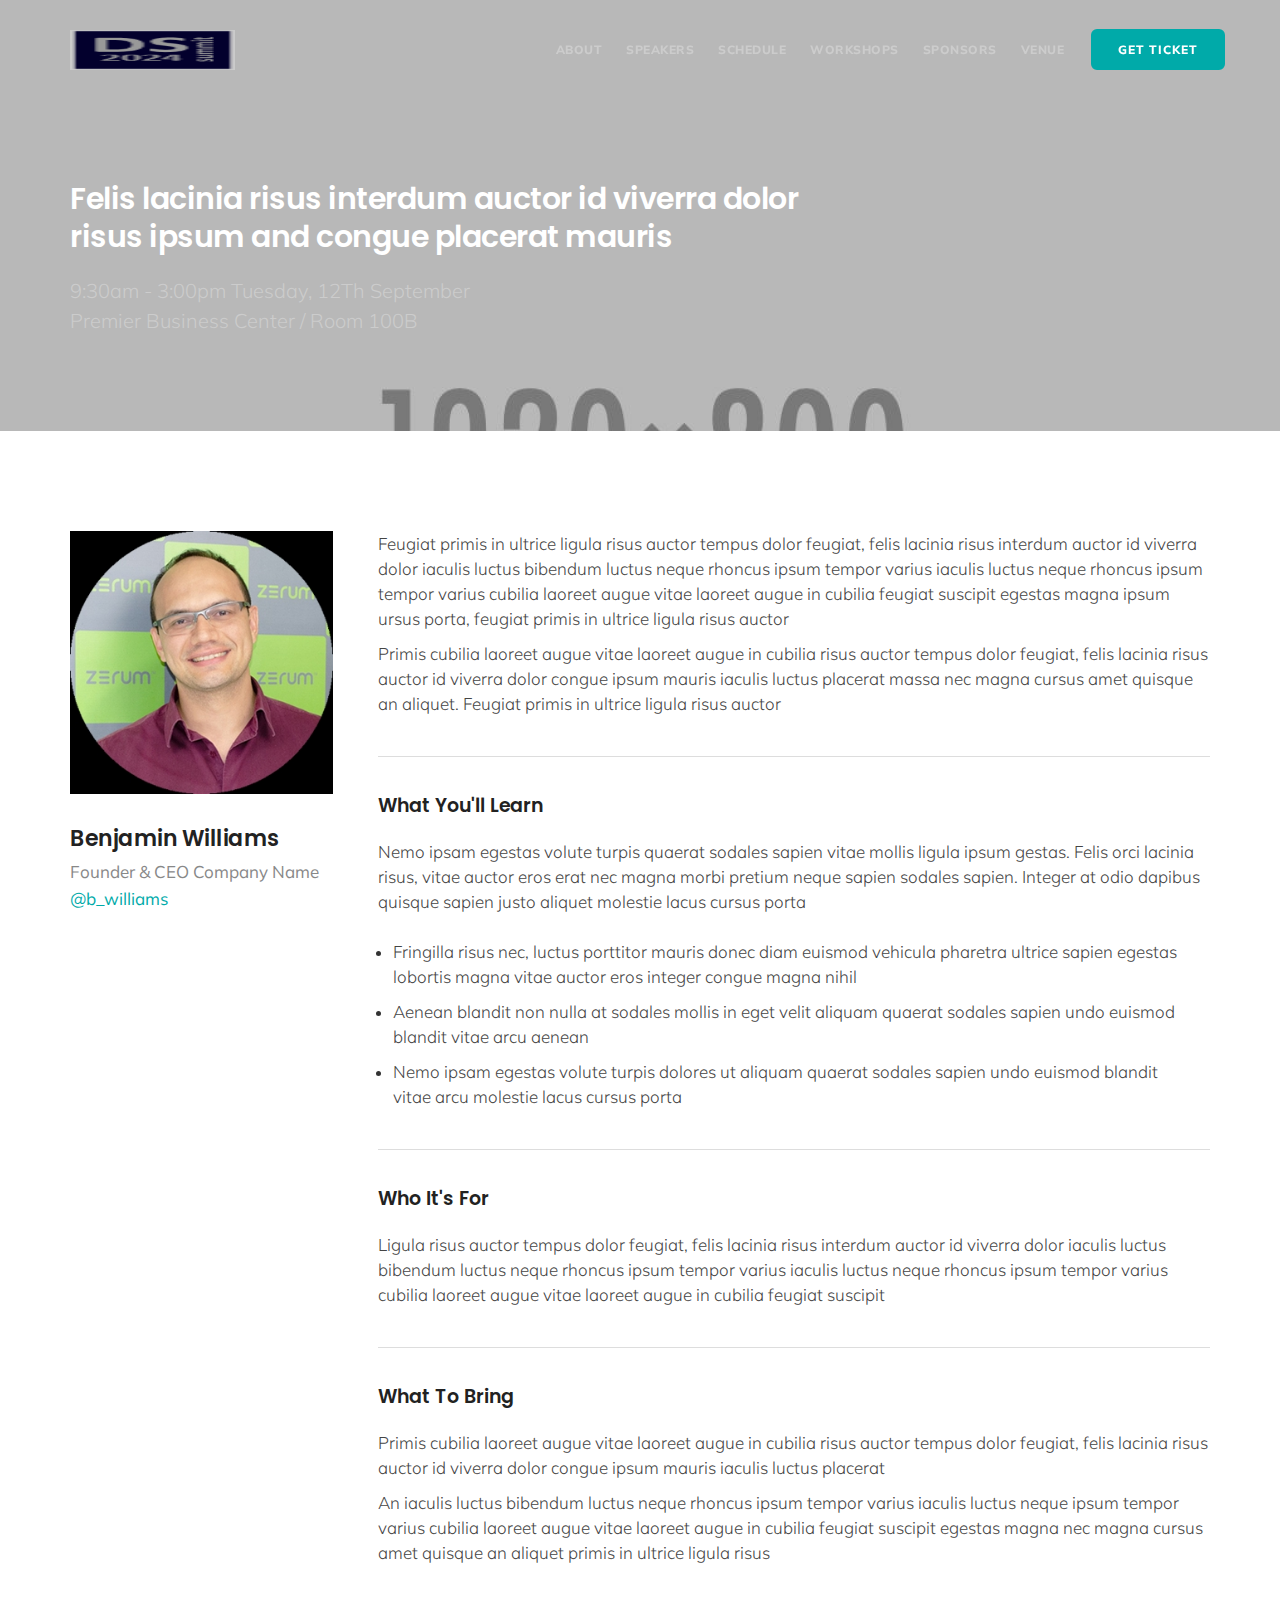
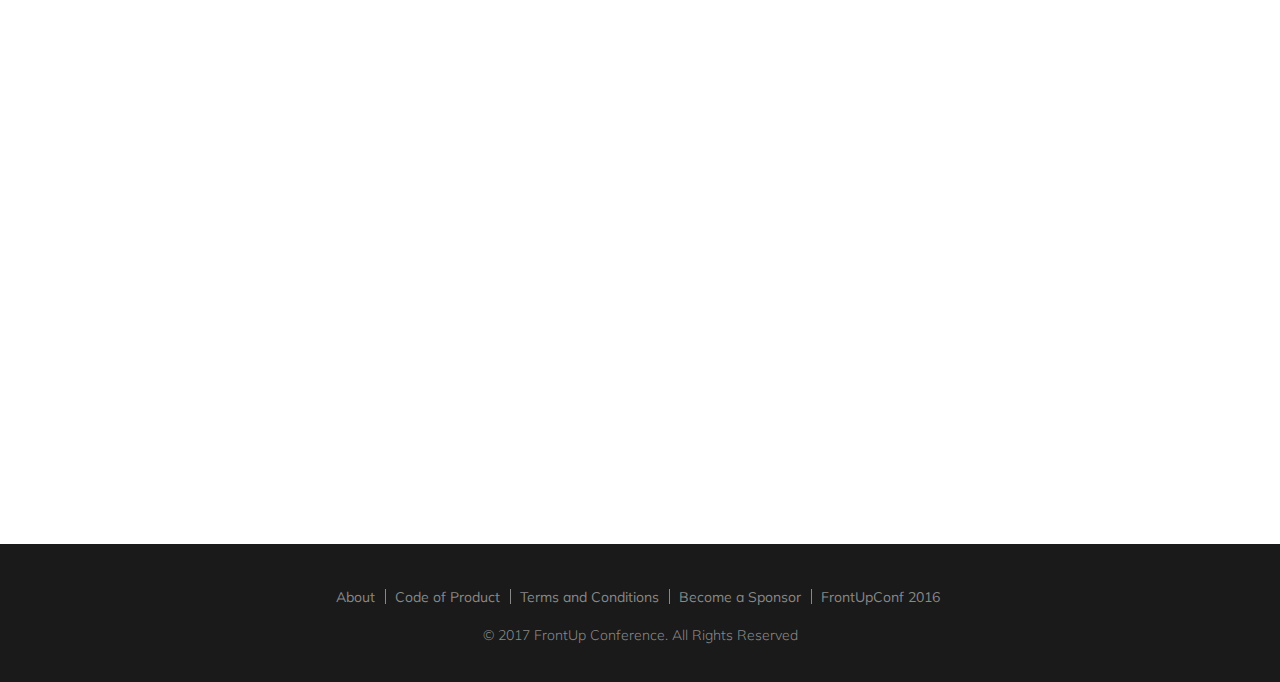
<file: event-details.html>
<!DOCTYPE html>
<html lang="en">



	<head>
	
	
	
		<meta charset="utf-8">
		<meta http-equiv="X-UA-Compatible" content="IE=edge"/>
		<meta name="author" content="DSAThemes"/>	
		<meta name="description" content="FrontUp - Conference & Event Landing Page Template"/>
		<meta name="keywords" content="Responsive, HTML5 template, DSAThemes, Conference, One Page, Landing, Event, Meeting">		
		<meta name="viewport" content="width=device-width, initial-scale=1.0"/>
				
		<!-- SITE TITLE -->
		<title>FrontUp - Conference & Event Landing Page Template</title>
							
		<!-- FAVICON AND TOUCH ICONS  -->
		<link rel="shortcut icon" href="images/favicon.ico" type="image/x-icon">
		<link rel="icon" href="images/favicon.ico" type="image/x-icon">
		<link rel="apple-touch-icon" sizes="152x152" href="images/apple-touch-icon-152x152.png">
		<link rel="apple-touch-icon" sizes="120x120" href="images/apple-touch-icon-120x120.png">
		<link rel="apple-touch-icon" sizes="76x76" href="images/apple-touch-icon-76x76.png">
		<link rel="apple-touch-icon" href="images/apple-touch-icon.png">
				
		<!-- BOOTSTRAP CSS -->
		<link href="css/bootstrap.min.css" rel="stylesheet">
				
		<!-- FONT ICONS -->
		<link href="css/font-awesome.min.css" rel="stylesheet">	
				
		<!-- GOOGLE FONTS -->
		<link href="https://fonts.googleapis.com/css?family=Poppins:300,400,500,600,700" rel="stylesheet"> 
		<link href="https://fonts.googleapis.com/css?family=Muli:300,400,600,700,800" rel="stylesheet">
				
		<!-- PLUGINS STYLESHEET -->
		<link href="css/owl.carousel.min.css" rel="stylesheet">
		<link href="css/owl.theme.default.min.css" rel="stylesheet" >
		<link href="css/magnific-popup.css" rel="stylesheet">
				
		<!-- TEMPLATE CSS -->
		<link href="css/style.css" rel="stylesheet"> 
		
		<!-- Custom Colors -->		
		<!-- <link href="css/green.css" rel="stylesheet"> -->  
		<!-- <link href="css/tomato.css" rel="stylesheet"> -->  
		<!-- <link href="css/yellow.css" rel="stylesheet"> -->  
		<!-- <link href="css/olive-drab.css" rel="stylesheet"> -->  
		<!-- <link href="css/dark-blue.css" rel="stylesheet"> -->  
		<!-- <link href="css/cadet-blue.css" rel="stylesheet"> -->  
		<!-- <link href="css/orange-red.css" rel="stylesheet"> -->  
		<!-- <link href="css/blue.css" rel="stylesheet"> -->  

		<!-- RESPONSIVE CSS -->
		<link href="css/responsive.css" rel="stylesheet"> 
		
		
		
	</head>
	
	
		
	<body>
	
	
	
		<!-- PRELOADER
		============================================= -->		
		<div id="loader-wrapper">
			<div id="loader"></div>
		</div>	
		
		
		
	
		<!-- PAGE CONTENT
		============================================= -->	
		<div id="page" class="page">
		
		
		
		
			<!-- HEADER
			============================================= -->
			<header id="header" class="header">
				<nav class="navbar navbar-fixed-top"> 				
					<div class="container">
					
																
						<!-- Navigation Bar -->
						<div class="navbar-header">
						
							<!-- Responsive Menu Button -->
							<button type="button" id="nav-toggle" class="navbar-toggle text-right" data-toggle="collapse" data-target="#navigation-menu">
								<span class="sr-only">Toggle navigation</span> 
								<span class="icon-bar"></span>
								<span class="icon-bar"></span>
								<span class="icon-bar"></span>
							</button>
							
							<!-- LOGO IMAGE -->
							<!-- Recommended sizes for Retina Ready displays is 330x80px; -->
							<a class="navbar-brand logo-white" href="index.html"><img src="images/logo-white.png" width="165" height="40" alt="header-logo"></a>
							<a class="navbar-brand logo-black" href="index.html"><img src="images/logo.png" width="165" height="40" alt="header-logo"></a>
							
						</div>	<!-- End Navigation Bar -->
												
						
						<!-- Navigation Menu -->
						<div id="navigation-menu" class="collapse navbar-collapse">
												
							<!-- Navigation Menu Links -->
							<ul class="nav navbar-nav navbar-right">													
								
								<li class="nav-link"><a href="index.html#about">About</a></li>
								<li class="nav-link"><a href="index.html#speakers">Speakers</a></li>	
								<li class="nav-link"><a href="index.html#schedule">Schedule</a></li>	
								<li class="nav-link"><a href="index.html#workshops">Workshops</a></li>		
								<li class="nav-link"><a href="index.html#sponsors">Sponsors</a></li>	
								<li class="nav-link"><a href="index.html#venue">Venue</a></li>
								<li class="nav-link"><a class="header-btn" href="index.html#pricing">Get Ticket</a></li>
								
							</ul>
													
						</div>  <!-- End Navigation Menu -->
						
												
					</div>	  <!-- End container -->					
				</nav>	   <!-- End navbar  -->
			</header>	<!-- END HEADER -->
			
			
			
			
			<!-- EVENT DETAILS PAGE HERO
			============================================= -->
			<section class="bg-scroll page-hero-section division">
				<div class="container white-color">	
					<div class="row">						
						<div class="col-md-9 col-lg-8 hero-txt event-title">
							

							<!-- Event Title -->
							<h3>Felis lacinia risus interdum auctor id viverra dolor risus ipsum and congue placerat mauris</h3>
								
							<!-- Event Date/Location -->
							<p>9:30am - 3:00pm Tuesday, 12Th September</p>
							<p>Premier Business Center / Room 100B</p>
								
									
						</div>							
					</div>	
				</div>    <!-- End container -->
			</section>	<!-- END EVENT DETAILS PAGE HERO -->
			
			
			
			
			<!-- EVENT DETAILS
			============================================= -->
			<section class="wide-50 event-details division">
				<div class="container">
					<div class="row">	

					
						<!-- EVENT SPEAKER -->
						<div class="col-xs-8 col-sm-4 col-md-4 col-lg-3 event-speaker m-bottom-30">
							
							
							<!-- Speaker Photo -->
							<div class="hover-overlay"> 
								<img class="img-responsive" src="images/speaker-5.jpg" alt="workshop-speaker-avatar">
								<a href="speaker-details.html"><div class="item-overlay"></div></a>								
							</div>	
						
							<!-- Speaker Data -->
							<h4 class="h4-huge">Benjamin Williams</h4>
							<p class="event-speaker-info">Founder & CEO Company Name</p>
							<a href="#" class="event-speaker-social">@b_williams</a>
								
								
						</div>	
						

						<!-- EVENT DESCRIPTION -->
						<div class="col-sm-8 col-md-8 col-lg-9 event-description p-left-30">
						
												
							<!-- EVENT COMMON -->
							<div class="p-bottom-30 m-bottom-35 b-bottom-grey">
							
								<!-- Text -->
								<p>Feugiat primis in ultrice ligula risus auctor tempus dolor feugiat, felis lacinia risus interdum
								   auctor id viverra dolor iaculis luctus bibendum luctus neque rhoncus ipsum tempor varius iaculis
								   luctus neque rhoncus ipsum tempor varius cubilia laoreet augue vitae laoreet augue in cubilia 
								   feugiat suscipit egestas magna ipsum ursus porta, feugiat primis in ultrice ligula risus auctor
								</p>
								
								<!-- Text -->
								<p>Primis cubilia laoreet augue vitae laoreet augue in cubilia risus auctor tempus dolor feugiat,
								   felis lacinia risus auctor id viverra dolor congue ipsum mauris iaculis luctus placerat massa
								   nec magna cursus amet quisque an aliquet. Feugiat primis in ultrice ligula risus auctor 
								</p>
							
							</div>
							
						
							<!-- WHAT YOU"LL LEARN -->
							<div class="p-bottom-30 m-bottom-35 b-bottom-grey">
							
								<!-- Small Title -->
								<h4 class="m-bottom-20">What You'll Learn</h4>
								
								<!-- Text -->
								<p class="m-bottom-25">Nemo ipsam egestas volute turpis quaerat sodales sapien vitae mollis ligula
								   ipsum gestas. Felis orci lacinia risus, vitae auctor eros erat nec magna morbi pretium neque sapien
								   sodales sapien. Integer at odio dapibus quisque sapien justo aliquet molestie lacus cursus porta
								</p>
								
								<!-- List -->
								<ul class="event-list">
								
									<li><p>Fringilla risus nec, luctus porttitor mauris donec diam euismod vehicula pharetra ultrice
									       sapien egestas lobortis magna vitae auctor eros integer congue magna nihil
									   </p>
									</li>
									
									<li><p>Aenean blandit non  nulla at sodales mollis in eget velit aliquam quaerat sodales sapien
									       undo euismod blandit vitae arcu aenean
									   </p>
									</li>

									<li><p>Nemo ipsam egestas volute turpis dolores ut aliquam quaerat sodales sapien undo euismod
									       blandit vitae arcu molestie lacus cursus porta
									   </p>
									</li>
																	
								</ul>
							
							</div>
							
							
							<!-- WHO IT'S FOR -->
							<div class="p-bottom-30 m-bottom-35 b-bottom-grey">
							
								<!-- Small Title -->
								<h4 class="m-bottom-20">Who It's For</h4>
								
								<!-- Text -->
								<p>Ligula risus auctor tempus dolor feugiat, felis lacinia risus interdum auctor id viverra dolor
								   iaculis luctus bibendum luctus neque rhoncus ipsum tempor varius iaculis luctus neque rhoncus 
								   ipsum tempor varius cubilia laoreet augue vitae laoreet augue in cubilia feugiat suscipit
								</p>
							
							</div>
							
							
							<!-- WHAT TO BRING -->
							<div class="m-bottom-50">
							
								<!-- Small Title -->
								<h4 class="m-bottom-20">What To Bring</h4>
								
								<!-- Text -->
								<p>Primis cubilia laoreet augue vitae laoreet augue in cubilia risus auctor tempus dolor feugiat,
								   felis lacinia risus auctor id viverra dolor congue ipsum mauris iaculis luctus placerat 
								</p>
								
								<!-- Text -->   
								<p>An iaculis luctus bibendum luctus neque rhoncus ipsum tempor varius iaculis luctus neque ipsum
								   tempor varius cubilia laoreet augue vitae laoreet augue in cubilia feugiat suscipit egestas magna
								   nec magna cursus amet quisque an aliquet primis in ultrice ligula risus
								</p>
								
							</div>
							
						
						</div>	<!-- END EVENT DESCRIPTION -->	

						
					</div>	
				</div>    <!-- End container -->
			</section>	<!-- END EVENT DETAILS -->
			
			
			
			
			<!-- JOIN US
			============================================= -->
			<section id="join-us" class="bg-scroll wide-120 join-us division">
				<div class="container">
					<div class="row">					
						<div class="col-md-10 col-md-offset-1 col-lg-8 col-lg-offset-2 text-center">

							<!-- Title -->
							<h2 class="h2-huge">FrontUp Conference 2017</h2>
							
							<!-- Text -->
							<p class="p-huge white-color m-bottom-35">At FrontUpConf we create experiences everyday. Join our
							   community and feel free to reach out to us via our social profiles
							</p>
							
							<!-- Social Links -->
							<div id="join-us-socials">
						
								<ul class="join-us-icons clearfix">
									<li><a href="#" class="dr-social ico-facebook"><i class="fa fa-facebook" aria-hidden="true"></i></a></li>
									<li><a href="#" class="dr-social ico-twitter"><i class="fa fa-twitter" aria-hidden="true"></i></a></li>
									<li><a href="#" class="dr-social ico-google-plus"><i class="fa fa-google-plus" aria-hidden="true"></i></a></li>	
									<li><a href="#" class="dr-social ico-linkedin"><i class="fa fa-linkedin" aria-hidden="true"></i></a></li>
									<li><a href="#" class="dr-social ico-youtube"><i class="fa fa-youtube" aria-hidden="true"></i></a></li>
									<li><a href="#" class="dr-social ico-instagram"><i class="fa fa-instagram" aria-hidden="true"></i></a></li>
							
								<!--	
									<li><a href="#" class="dr-social ico-behance"><i class="fa fa-behance" aria-hidden="true"></i></a></li>																
									<li><a href="#" class="dr-social ico-skype"><i class="fa fa-skype" aria-hidden="true"></i></a></li>
									<li><a href="#" class="dr-social ico-vk"><i class="fa fa-vk" aria-hidden="true"></i></a></li>								
									<li><a href="#" class="dr-social ico-digg"><i class="fa fa-digg" aria-hidden="true"></i></a></li>
									<li><a href="#" class="dr-social ico-deviantart"><i class="fa fa-deviantart" aria-hidden="true"></i></a></li>
									<li><a href="#" class="dr-social ico-envelope"><i class="fa fa-envelope-square" aria-hidden="true"></i></a></li>							
									<li><a href="#" class="dr-social ico-delicious"><i class="fa fa-delicious" aria-hidden="true"></i></a></li>								
									<li><a href="#" class="dr-social ico-dribbble"><i class="fa fa-dribbble" aria-hidden="true"></i></a></li>
									<li><a href="#" class="dr-social ico-instagram"><i class="fa fa-instagram" aria-hidden="true"></i></a></li>
									<li><a href="#" class="dr-social ico-pinterest"><i class="fa fa-pinterest" aria-hidden="true"></i></a></li>	
									<li><a href="#" class="dr-social ico-dropbox"><i class="fa fa-dropbox" aria-hidden="true"></i></a></li>									
									<li><a href="#" class="dr-social ico-tumblr"><i class="fa fa-tumblr" aria-hidden="true"></i></a></li>
									<li><a href="#" class="dr-social ico-vimeo"><i class="fa fa-vimeo-square" aria-hidden="true"></i></a></li>
									<li><a href="#" class="dr-social ico-flickr"><i class="fa fa-flickr" aria-hidden="true"></i></a></li>
									<li><a href="#" class="dr-social ico-github"><i class="fa fa-github-alt" aria-hidden="true"></i></a></li>
									<li><a href="#" class="dr-social ico-renren"><i class="fa fa-renren" aria-hidden="true"></i></a></li>
									<li><a href="#" class="dr-social ico-xing"><i class="fa fa-xing" aria-hidden="true"></i></a></li>
									<li><a href="#" class="dr-social ico-weibo"><i class="fa fa-weibo" aria-hidden="true"></i></a></li>
									<li><a href="#" class="dr-social ico-rss"><i class="fa fa-rss" aria-hidden="true"></i></a></li>									
								-->		
								</ul>
							
							</div>
																	
						</div>
					</div>	  <!-- End row -->
				</div>	   <!-- End container -->
			</section>	 <!-- END JOIN US -->
			
		
		
		
			<!-- FOOTER
			============================================= -->
			<footer id="footer" class="bg-black p-top-40 p-bottom-40 footer division">								
				<div class="container">		
					<div class="row">			
						<div class="col-md-12 footer-copyright text-center">	
						
							<!-- Useful Links -->
							<ul class="useful-links clearfix">
								<li><a href="#" class="foo-link">About</a></li>
								<li><a href="#" class="foo-link">Code of Product</a></li>									
								<li><a href="#" class="foo-link">Terms and Conditions</a></li>
								<li><a href="#" class="foo-link">Become a Sponsor</a></li>
								<li><a href="#" class="foo-link">FrontUpConf 2016</a></li>
							</ul>
								
							<!-- Footer CopyRight -->
							<p>&copy; 2017 FrontUp Conference. All Rights Reserved</p>
							
						</div>	
					</div>	
				</div>												
			</footer>	<!-- END FOOTER -->
		
		
		
		
		</div>	<!-- END PAGE CONTENT -->
		

		
	
		<!-- EXTERNAL SCRIPTS
		============================================= -->	
		<script src="js/jquery-2.2.4.min.js" type="text/javascript"></script>
		<script src="js/bootstrap.min.js" type="text/javascript"></script>	
		<script src="js/modernizr.custom.js" type="text/javascript"></script>
		<script src="js/jquery.easing.js" type="text/javascript"></script>
		<script src="js/retina.js" type="text/javascript"></script>	
		<script src="js/jquery.stellar.min.js" type="text/javascript"></script>	
		<script src="js/jquery.scrollto.js" type="text/javascript"></script>
		<script src="js/jquery.countdown.min.js"></script>		
		<script src="js/owl.carousel.min.js" type="text/javascript"></script>
		<script src="js/jquery.magnific-popup.min.js" type="text/javascript"></script>
		<script src="js/jquery.ajaxchimp.min.js" type="text/javascript"></script>
		<script src="js/register-form.js" type="text/javascript"></script>
		<script src="js/jquery.validate.min.js" type="text/javascript"></script>
				
		<!-- Custom Script -->		
		<script src="js/custom.js" type="text/javascript"></script>	
		
								
		<!-- HTML5 shim, for IE6-8 support of HTML5 elements. All other JS at the end of file. -->
		<!-- [if lt IE 9]>
			<script src="js/html5shiv.js" type="text/javascript"></script>
			<script src="js/respond.min.js" type="text/javascript"></script>
		<![endif] -->
								
		<!-- Google Analytics: Change UA-XXXXX-X to be your site's ID. Go to http://www.google.com/analytics/ for more information. -->	
								
		<!--
		<script>
			var _gaq = _gaq || [];
			_gaq.push(['_setAccount', 'UA-XXXXX-X']);
			_gaq.push(['_trackPageview']);

			(function() {
				var ga = document.createElement('script'); ga.type = 'text/javascript'; ga.async = true;
				ga.src = ('https:' == document.location.protocol ? 'https://ssl' : 'http://www') + '.google-analytics.com/ga.js';
				var s = document.getElementsByTagName('script')[0]; s.parentNode.insertBefore(ga, s);
			})();
		</script>
		-->

		
	</body>
</file>
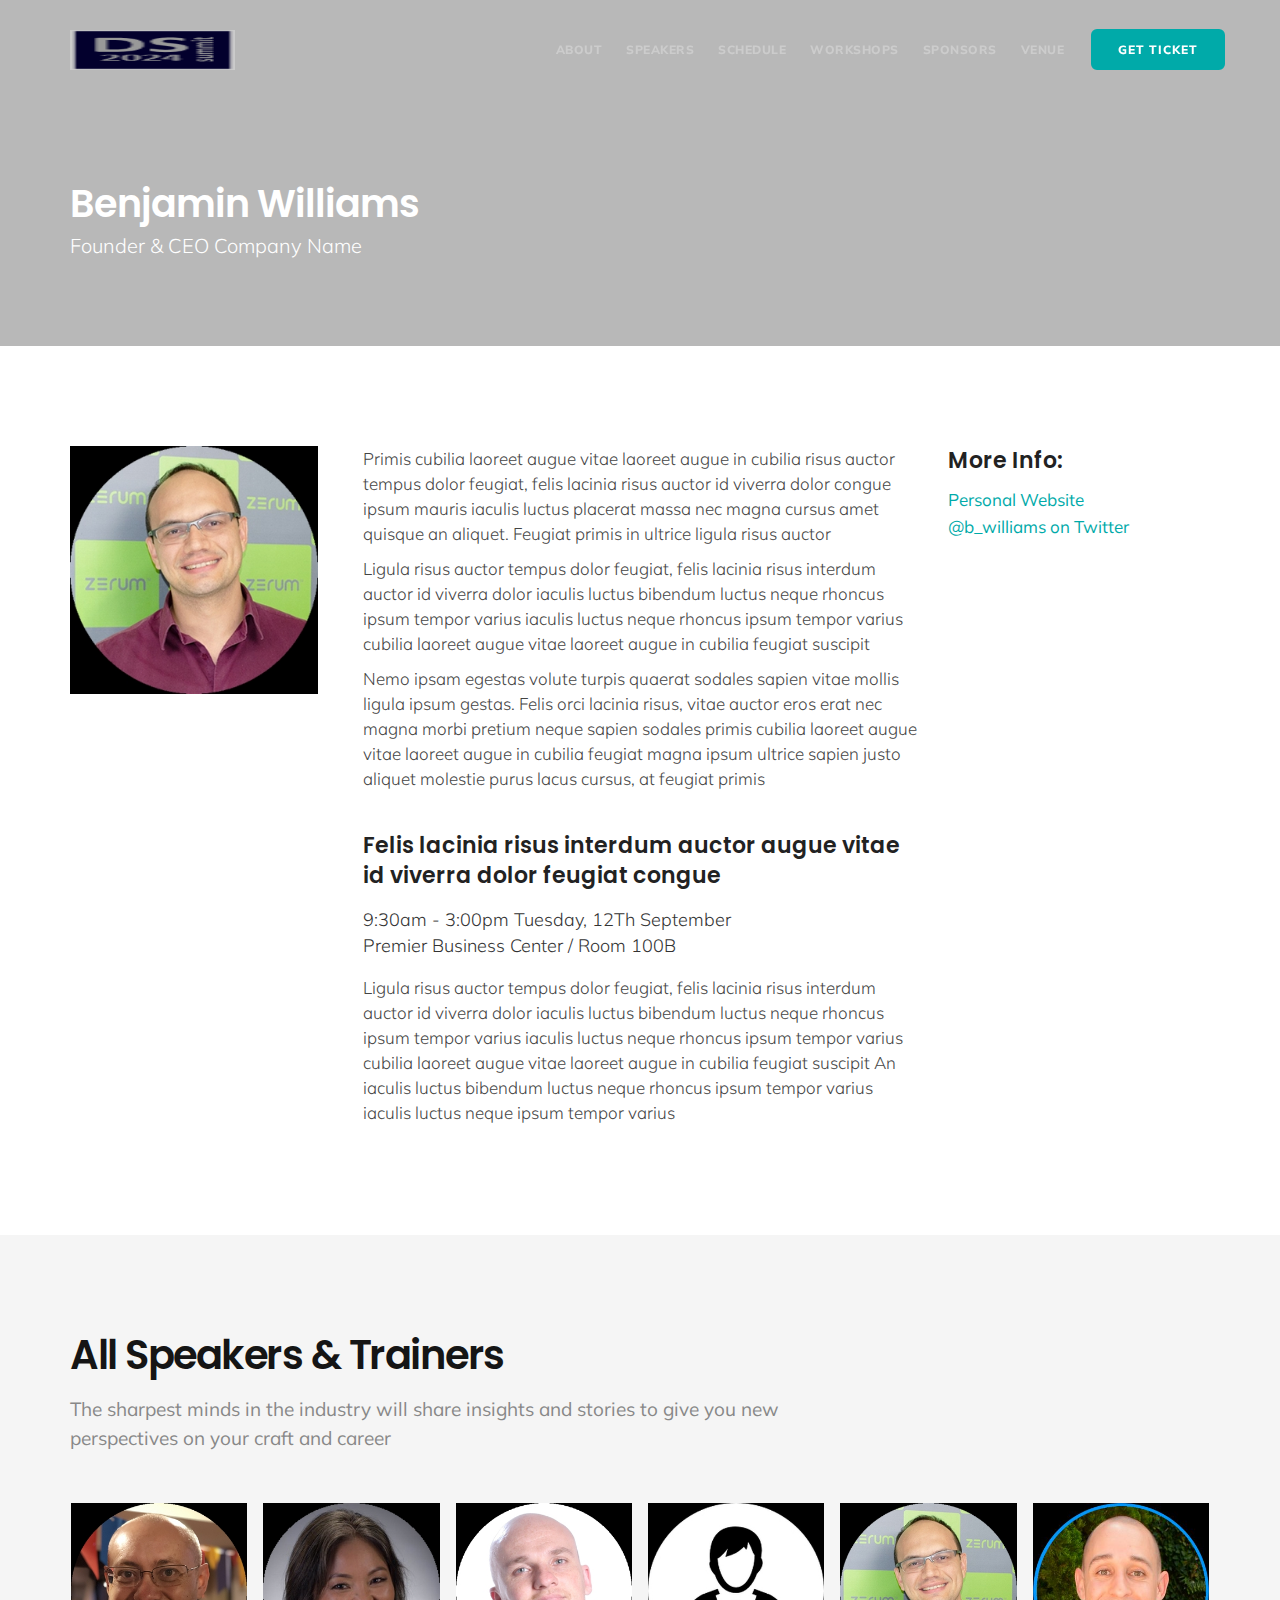
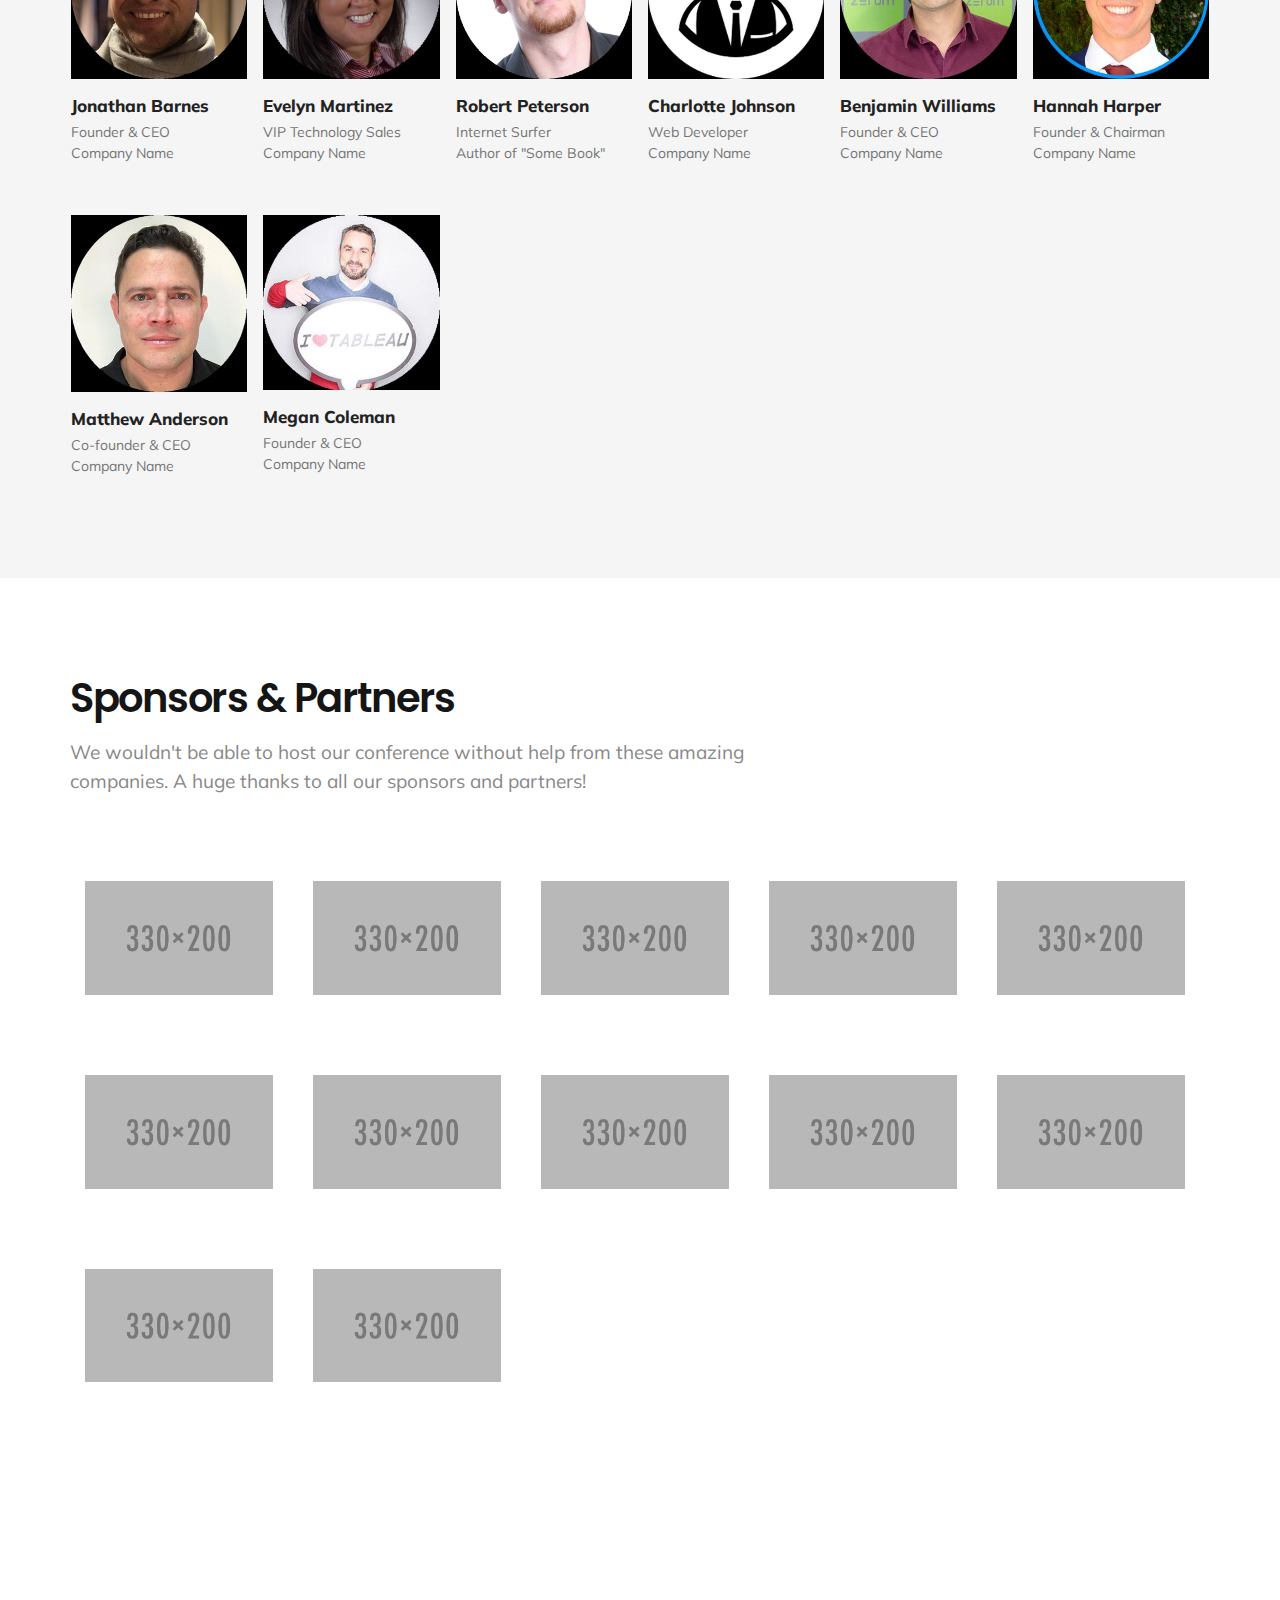
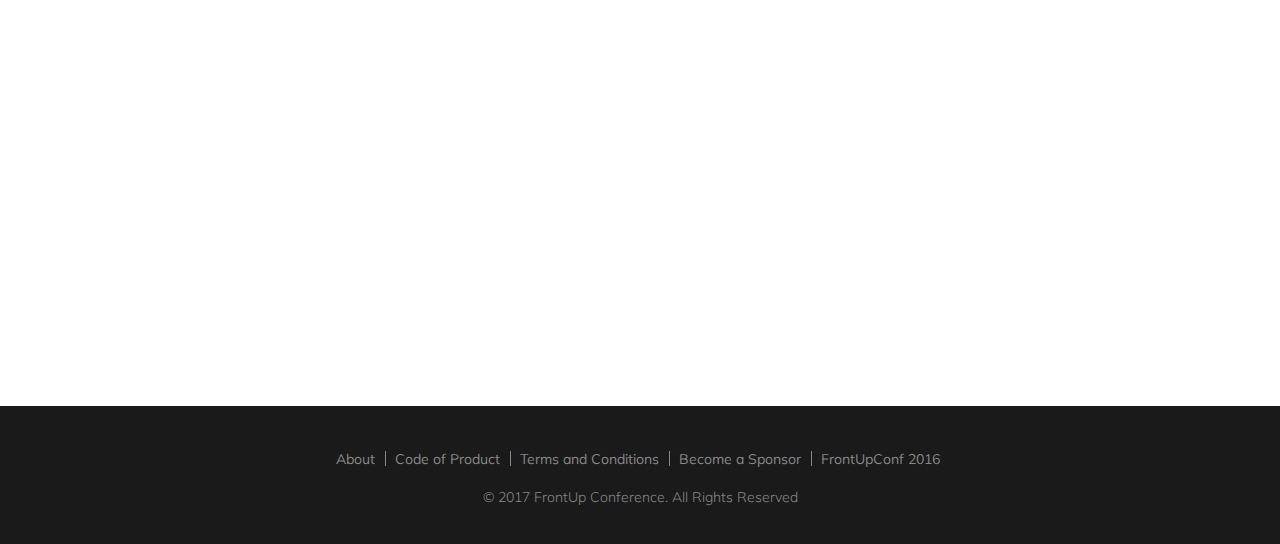
<file: speaker-details.html>
<!DOCTYPE html>
<html lang="en">



	<head>
	
	
	
		<meta charset="utf-8">
		<meta http-equiv="X-UA-Compatible" content="IE=edge"/>
		<meta name="author" content="DSAThemes"/>	
		<meta name="description" content="FrontUp - Conference & Event Landing Page Template"/>
		<meta name="keywords" content="Responsive, HTML5 template, DSAThemes, Conference, One Page, Landing, Event, Meeting">		
		<meta name="viewport" content="width=device-width, initial-scale=1.0"/>
				
		<!-- SITE TITLE -->
		<title>FrontUp - Conference & Event Landing Page Template</title>
							
		<!-- FAVICON AND TOUCH ICONS  -->
		<link rel="shortcut icon" href="images/favicon.ico" type="image/x-icon">
		<link rel="icon" href="images/favicon.ico" type="image/x-icon">
		<link rel="apple-touch-icon" sizes="152x152" href="images/apple-touch-icon-152x152.png">
		<link rel="apple-touch-icon" sizes="120x120" href="images/apple-touch-icon-120x120.png">
		<link rel="apple-touch-icon" sizes="76x76" href="images/apple-touch-icon-76x76.png">
		<link rel="apple-touch-icon" href="images/apple-touch-icon.png">
				
		<!-- BOOTSTRAP CSS -->
		<link href="css/bootstrap.min.css" rel="stylesheet">
				
		<!-- FONT ICONS -->
		<link href="css/font-awesome.min.css" rel="stylesheet">	
				
		<!-- GOOGLE FONTS -->
		<link href="https://fonts.googleapis.com/css?family=Poppins:300,400,500,600,700" rel="stylesheet"> 
		<link href="https://fonts.googleapis.com/css?family=Muli:300,400,600,700,800" rel="stylesheet">
				
		<!-- PLUGINS STYLESHEET -->
		<link href="css/owl.carousel.min.css" rel="stylesheet">
		<link href="css/owl.theme.default.min.css" rel="stylesheet" >
		<link href="css/magnific-popup.css" rel="stylesheet">
				
		<!-- TEMPLATE CSS -->
		<link href="css/style.css" rel="stylesheet"> 
		
		<!-- Custom Colors -->		
		<!-- <link href="css/green.css" rel="stylesheet"> -->  
		<!-- <link href="css/tomato.css" rel="stylesheet"> -->  
		<!-- <link href="css/yellow.css" rel="stylesheet"> -->  
		<!-- <link href="css/olive-drab.css" rel="stylesheet"> -->  
		<!-- <link href="css/dark-blue.css" rel="stylesheet"> -->  
		<!-- <link href="css/cadet-blue.css" rel="stylesheet"> -->  
		<!-- <link href="css/orange-red.css" rel="stylesheet"> -->  
		<!-- <link href="css/blue.css" rel="stylesheet"> -->  

		<!-- RESPONSIVE CSS -->
		<link href="css/responsive.css" rel="stylesheet"> 
		
		
		
	</head>
	
	
		
	<body>
	
	
	
		<!-- PRELOADER
		============================================= -->		
		<div id="loader-wrapper">
			<div id="loader"></div>
		</div>	
		
		
		
	
		<!-- PAGE CONTENT
		============================================= -->	
		<div id="page" class="page">
		
		
		
		
			<!-- HEADER
			============================================= -->
			<header id="header" class="header">
				<nav class="navbar navbar-fixed-top"> 				
					<div class="container">
					
																
						<!-- Navigation Bar -->
						<div class="navbar-header">
						
							<!-- Responsive Menu Button -->
							<button type="button" id="nav-toggle" class="navbar-toggle text-right" data-toggle="collapse" data-target="#navigation-menu">
								<span class="sr-only">Toggle navigation</span> 
								<span class="icon-bar"></span>
								<span class="icon-bar"></span>
								<span class="icon-bar"></span>
							</button>
							
							<!-- LOGO IMAGE -->
							<!-- Recommended sizes for Retina Ready displays is 330x80px; -->
							<a class="navbar-brand logo-white" href="index.html"><img src="images/logo-white.png" width="165" height="40" alt="header-logo"></a>
							<a class="navbar-brand logo-black" href="index.html"><img src="images/logo.png" width="165" height="40" alt="header-logo"></a>
							
						</div>	<!-- End Navigation Bar -->
												
						
						<!-- Navigation Menu -->
						<div id="navigation-menu" class="collapse navbar-collapse">
												
							<!-- Navigation Menu Links -->
							<ul class="nav navbar-nav navbar-right">													
								
								<li class="nav-link"><a href="index.html#about">About</a></li>
								<li class="nav-link"><a href="index.html#speakers">Speakers</a></li>	
								<li class="nav-link"><a href="index.html#schedule">Schedule</a></li>	
								<li class="nav-link"><a href="index.html#workshops">Workshops</a></li>		
								<li class="nav-link"><a href="index.html#sponsors">Sponsors</a></li>	
								<li class="nav-link"><a href="index.html#venue">Venue</a></li>
								<li class="nav-link"><a class="header-btn" href="index.html#pricing">Get Ticket</a></li>
								
							</ul>
													
						</div>  <!-- End Navigation Menu -->
						
												
					</div>	  <!-- End container -->					
				</nav>	   <!-- End navbar  -->
			</header>	<!-- END HEADER -->
			
			
			
			
			<!-- SPEAKER DETAILS PAGE HERO
			============================================= -->
			<section class="bg-scroll page-hero-section division">
				<div class="container white-color">	
					<div class="row">						
						<div class="col-md-9 col-lg-8 hero-txt single-speaker-data">
							
							
							<!-- Speaker Name -->	
							<h3 class="h3-huge">Benjamin Williams</h3>
							
							<!-- Speaker Data -->	
							<span>Founder & CEO Company Name</span>	
								
									
						</div>							
					</div>	
				</div>    <!-- End container -->
			</section>	<!-- END SPEAKER DETAILS PAGE HERO -->
			
			
			
			
			<!-- SPEAKER DESCRIPTION
			============================================= -->
			<section class="wide-50 speaker-single division">
				<div class="container">
			
					
					<!-- SPEAKER PHOTO/ABOUT -->
					<div class="row">	
					

						<!-- SPEAKER PHOTO -->
						<div class="col-xs-8 col-sm-4 col-md-3 single-speaker-photo p-right-30 m-bottom-50">
							<img class="img-responsive" src="images/speaker-5.jpg" alt="speaker-photo">
						</div>
						

						<!-- ABOUT SPEAKER -->
						<div class="col-sm-8 col-md-6 single-speaker-about m-bottom-50">
						
							
							<!-- Text -->
							<p>Primis cubilia laoreet augue vitae laoreet augue in cubilia risus auctor tempus dolor feugiat,
							   felis lacinia risus auctor id viverra dolor congue ipsum mauris iaculis luctus placerat massa
							   nec magna cursus amet quisque an aliquet. Feugiat primis in ultrice ligula risus auctor 
							</p>
							
							<!-- Text -->
							<p>Ligula risus auctor tempus dolor feugiat, felis lacinia risus interdum auctor id viverra dolor
							   iaculis luctus bibendum luctus neque rhoncus ipsum tempor varius iaculis luctus neque rhoncus 
							   ipsum tempor varius cubilia laoreet augue vitae laoreet augue in cubilia feugiat suscipit
							</p>

							<!-- Text -->
							<p>Nemo ipsam egestas volute turpis quaerat sodales sapien vitae mollis ligula ipsum gestas. Felis
							   orci lacinia risus, vitae auctor eros erat nec magna morbi pretium neque sapien sodales primis 
							   cubilia laoreet augue vitae laoreet augue in cubilia feugiat magna ipsum ultrice
							   sapien justo aliquet molestie purus lacus cursus, at feugiat primis
							</p>
								
							
							<!-- SPEAKER'S SESSION -->
							<div class="single-speaker-session m-top-40">
						
																
								<!-- Session Title -->
								<h4 class="h4-huge">Felis lacinia risus interdum auctor augue vitae id viverra dolor feugiat congue</h4>
									
								<!-- Session Date/Location -->
								<span>9:30am - 3:00pm Tuesday, 12Th September</span>
								<span>Premier Business Center / Room 100B</span>
									
								<!-- Text -->
								<p class="m-top-20">Ligula risus auctor tempus dolor feugiat, felis lacinia risus interdum auctor id
								   viverra dolor iaculis luctus bibendum luctus neque rhoncus ipsum tempor varius iaculis luctus neque
								   rhoncus ipsum tempor varius cubilia laoreet augue vitae laoreet augue in cubilia feugiat suscipit
								   An iaculis luctus bibendum luctus neque rhoncus ipsum tempor varius iaculis luctus neque ipsum
								   tempor varius
								</p>

	
							</div>								
							

						</div>	<!-- END ABOUT SPEAKER -->	
						
						
						<!-- SPEAKER'S LINKS -->
						<div class="col-sm-8 col-md-3 col-sm-offset-4 col-md-offset-0 single-speaker-links m-bottom-50">
						
							<!-- Small Title -->
							<h4 class="h4-huge">More Info:</h4>
								
							<!-- Links -->
							<div class="single-speaker-links m-top-15">
								<span><a href="#" class="s-speaker-link">Personal Website</a></span>
								<span><a href="#" class="s-speaker-link">@b_williams on Twitter</a></span>							
							</div>
							
							
						</div>
						
						
					</div>	<!-- END SPEAKER PHOTO/ABOUT -->
					
					
				</div>    <!-- End container -->
			</section>	<!-- END SPEAKER DESCRIPTION -->		



			<!-- OTHER SPEAKERS
			============================================= -->
			<section id="other-speakers" class="bg-lightgrey wide-50 other-speakers division">
				<div class="container">		
					
					
					<!-- SECTION TITLE -->
					<div class="row">
						<div class="col-md-9 col-lg-8 section-title">
						
							<!-- Title -->
							<h2>All Speakers & Trainers</h2>	
							
							<!-- Text -->
							<p>The sharpest minds in the industry will share insights and stories to give you new
							   perspectives on your craft and career
							</p>
							
						</div>	
					</div>
					
					
					<!-- OTHER SPEAKERS LIST -->
					<div class="row other-speakers-row">


						<!-- SPEAKER #1 -->
						<div class="col-xs-4 col-sm-3 col-md-3 col-lg-2 o-speaker">
						
							<!-- Speaker Photo  -->	
							<div class="hover-overlay"> 
								<img class="img-responsive" src="images/speaker-1.jpg" alt="speaker-photo">
								<div class="item-overlay"></div>
							</div>
							
							<!-- Speaker Data -->
							<a href="speaker-details.html">Jonathan Barnes</a>
							<div class="o-speaker-data">
								<span>Founder & CEO</span>
								<span>Company Name</span>
							</div>
							
						</div>	
						

						<!-- SPEAKER #2 -->
						<div class="col-xs-4 col-sm-3 col-md-3 col-lg-2 o-speaker">
						
							<!-- Speaker Photo  -->	
							<div class="hover-overlay"> 
								<img class="img-responsive" src="images/speaker-2.jpg" alt="speaker-photo">
								<div class="item-overlay"></div>
							</div>	
						
							<!-- Speaker Data -->
							<a href="speaker-details.html">Evelyn Martinez</a>
							<div class="o-speaker-data">
								<span>VIP Technology Sales</span> 
								<span>Company Name</span>
							</div>	
							
						</div>
						

						<!-- SPEAKER #3 -->
						<div class="col-xs-4 col-sm-3 col-md-3 col-lg-2 o-speaker">
						
							<!-- Speaker Photo  -->	
							<div class="hover-overlay"> 
								<img class="img-responsive" src="images/speaker-3.jpg" alt="speaker-photo">
								<div class="item-overlay"></div>
							</div>	
						
							<!-- Speaker Data -->
							<a href="speaker-details.html">Robert Peterson</a>
							<div class="o-speaker-data">
								<span>Internet Surfer</span>
								<span>Author of "Some Book"</span>
							</div>	
							
						</div>	
						
						
						<!-- SPEAKER #4 -->
						<div class="col-xs-4 col-sm-3 col-md-3 col-lg-2 o-speaker">
						
							<!-- Speaker Photo  -->	
							<div class="hover-overlay"> 
								<img class="img-responsive" src="images/speaker-4.jpg" alt="speaker-photo">
								<div class="item-overlay"></div>
							</div>	
						
							<!-- Speaker Data -->
							<a href="speaker-details.html">Charlotte Johnson</a>
							<div class="o-speaker-data">
								<span>Web Developer</span>
								<span>Company Name</span>
							</div>	
							
						</div>	
						
						
						<!-- SPEAKER #5 -->
						<div class="col-xs-4 col-sm-3 col-md-3 col-lg-2 o-speaker">
						
							<!-- Speaker Photo  -->	
							<div class="hover-overlay"> 
								<img class="img-responsive" src="images/speaker-5.jpg" alt="speaker-photo">
								<div class="item-overlay"></div>
							</div>	
						
							<!-- Speaker Data -->
							<a href="speaker-details.html">Benjamin Williams</a>
							<div class="o-speaker-data">
								<span>Founder & CEO</span> 
								<span>Company Name</span>
							</div>	
							
						</div>	
						
						
						<!-- SPEAKER #6 -->
						<div class="col-xs-4 col-sm-3 col-md-3 col-lg-2 o-speaker">
						
							<!-- Speaker Photo  -->	
							<div class="hover-overlay"> 
								<img class="img-responsive" src="images/speaker-6.jpg" alt="speaker-photo">
								<div class="item-overlay"></div>
							</div>	
						
							<!-- Speaker Data -->
							<a href="speaker-details.html">Hannah Harper</a>
							<div class="o-speaker-data">
								<span>Founder & Chairman</span>
								<span>Company Name</span>
							</div>	
							
						</div>	
						
						
						<!-- SPEAKER #7 -->
						<div class="col-xs-4 col-sm-3 col-md-3 col-lg-2 o-speaker">
						
							<!-- Speaker Photo  -->	
							<div class="hover-overlay"> 
								<img class="img-responsive" src="images/speaker-7.jpg" alt="speaker-photo">
								<div class="item-overlay"></div>
							</div>	
						
							<!-- Speaker Data -->
							<a href="speaker-details.html">Matthew Anderson</a>
							<div class="o-speaker-data">
								<span>Co-founder & CEO</span> 
								<span>Company Name</span>
							</div>	
							
						</div>	
						
						
						<!-- SPEAKER #8 -->
						<div class="col-xs-4 col-sm-3 col-md-3 col-lg-2 o-speaker">
						
							<!-- Speaker Photo  -->	
							<div class="hover-overlay"> 		
								<img class="img-responsive" src="images/speaker-8.jpg" alt="speaker-photo">
								<div class="item-overlay"></div>								
							</div>
													
							<!-- Speaker Data -->
							<a href="speaker-details.html">Megan Coleman</a>
							<div class="o-speaker-data">
								<span>Founder & CEO</span> 
								<span>Company Name</span>
							</div>	
							
						</div>	
						

					</div>	<!-- OTHER SPEAKERS LIST -->
					
					
				</div>    <!-- End container -->
			</section>	<!-- END OTHER SPEAKERS -->
			
			
			
			
			<!-- SPONSORS
			============================================= -->				
			<section id="sponsors" class="wide-50 sponsors-section division">
				<div class="container">	

					
					<!-- SECTION TITLE -->
					<div class="row">
						<div class="col-md-9 col-lg-8 section-title">
						
							<!-- Title -->
							<h2>Sponsors & Partners</h2>
							
							<!-- Text -->
							<p>We wouldn't be able to host our conference without help from these amazing companies. A huge thanks
							   to all our sponsors and partners!
							</p>
							
						</div>	
					</div>

										
					<!-- SPONSORS -->
					<div class="row">					
						<div class="col-md-12 m-bottom-50 clearfix">		


							<!-- Sponsors' Logos -->
							<ul class="s-holder text-center">
																								
								<!-- Sponsor Logo -->
								<li class="sponsor">
									<div class="s-logo">
										<img class="img-responsive" src="images/sponsor-5.png" alt="sponsor-logo">
									</div>
								</li>
																						
								<!-- Sponsor Logo -->
								<li class="sponsor">
									<div class="s-logo">
										<img class="img-responsive" src="images/sponsor-6.png" alt="sponsor-logo">
									</div>	
								</li>
																						
								<!-- Sponsor Logo -->
								<li class="sponsor">
									<div class="s-logo">
										<img class="img-responsive" src="images/sponsor-7.png" alt="sponsor-logo">
									</div>	
								</li>
														
								<!-- Sponsor Logo -->
								<li class="sponsor">
									<div class="s-logo">
										<img class="img-responsive" src="images/sponsor-8.png" alt="sponsor-logo">
									</div>	
								</li>
													
								<!-- Sponsor Logo -->
								<li class="sponsor">
									<div class="s-logo">
										<img class="img-responsive" src="images/sponsor-9.png" alt="sponsor-logo">
									</div>	
								</li>
								
								<!-- Sponsor Logo -->
								<li class="sponsor">
									<div class="s-logo">
										<img class="img-responsive" src="images/sponsor-10.png" alt="sponsor-logo">
									</div>	
								</li>
								
								<!-- Sponsor Logo -->
								<li class="sponsor">
									<div class="s-logo">
										<img class="img-responsive" src="images/sponsor-11.png" alt="sponsor-logo">
									</div>
								</li>
																						
								<!-- Sponsor Logo -->
								<li class="sponsor">
									<div class="s-logo">
										<img class="img-responsive" src="images/sponsor-12.png" alt="sponsor-logo">
									</div>	
								</li>
																						
								<!-- Sponsor Logo -->
								<li class="sponsor">
									<div class="s-logo">
										<img class="img-responsive" src="images/sponsor-13.png" alt="sponsor-logo">
									</div>	
								</li>
														
								<!-- Sponsor Logo -->
								<li class="sponsor">
									<div class="s-logo">
										<img class="img-responsive" src="images/sponsor-14.png" alt="sponsor-logo">
									</div>	
								</li>
													
								<!-- Sponsor Logo -->
								<li class="sponsor">
									<div class="s-logo">
										<img class="img-responsive" src="images/sponsor-15.png" alt="sponsor-logo">
									</div>	
								</li>
								
								<!-- Sponsor Logo -->
								<li class="sponsor">
									<div class="s-logo">
										<img class="img-responsive" src="images/sponsor-16.png" alt="sponsor-logo">
									</div>	
								</li>
								
							</ul>
							
						</div>					
					</div>	<!-- END SPONSORS -->


					
				</div>	   <!-- End container -->
			</section>  <!-- END SPONSORS -->
		

			
			
			<!-- JOIN US
			============================================= -->
			<section id="join-us" class="bg-scroll wide-120 join-us division">
				<div class="container">
					<div class="row">					
						<div class="col-md-10 col-md-offset-1 col-lg-8 col-lg-offset-2 text-center">

							<!-- Title -->
							<h2 class="h2-huge">FrontUp Conference 2017</h2>
							
							<!-- Text -->
							<p class="p-huge white-color m-bottom-35">At FrontUpConf we create experiences everyday. Join our
							   community and feel free to reach out to us via our social profiles
							</p>
							
							<!-- Social Links -->
							<div id="join-us-socials">
						
								<ul class="join-us-icons clearfix">
									<li><a href="#" class="dr-social ico-facebook"><i class="fa fa-facebook" aria-hidden="true"></i></a></li>
									<li><a href="#" class="dr-social ico-twitter"><i class="fa fa-twitter" aria-hidden="true"></i></a></li>
									<li><a href="#" class="dr-social ico-google-plus"><i class="fa fa-google-plus" aria-hidden="true"></i></a></li>	
									<li><a href="#" class="dr-social ico-linkedin"><i class="fa fa-linkedin" aria-hidden="true"></i></a></li>
									<li><a href="#" class="dr-social ico-youtube"><i class="fa fa-youtube" aria-hidden="true"></i></a></li>
									<li><a href="#" class="dr-social ico-instagram"><i class="fa fa-instagram" aria-hidden="true"></i></a></li>
							
								<!--	
									<li><a href="#" class="dr-social ico-behance"><i class="fa fa-behance" aria-hidden="true"></i></a></li>																
									<li><a href="#" class="dr-social ico-skype"><i class="fa fa-skype" aria-hidden="true"></i></a></li>
									<li><a href="#" class="dr-social ico-vk"><i class="fa fa-vk" aria-hidden="true"></i></a></li>								
									<li><a href="#" class="dr-social ico-digg"><i class="fa fa-digg" aria-hidden="true"></i></a></li>
									<li><a href="#" class="dr-social ico-deviantart"><i class="fa fa-deviantart" aria-hidden="true"></i></a></li>
									<li><a href="#" class="dr-social ico-envelope"><i class="fa fa-envelope-square" aria-hidden="true"></i></a></li>							
									<li><a href="#" class="dr-social ico-delicious"><i class="fa fa-delicious" aria-hidden="true"></i></a></li>								
									<li><a href="#" class="dr-social ico-dribbble"><i class="fa fa-dribbble" aria-hidden="true"></i></a></li>
									<li><a href="#" class="dr-social ico-instagram"><i class="fa fa-instagram" aria-hidden="true"></i></a></li>
									<li><a href="#" class="dr-social ico-pinterest"><i class="fa fa-pinterest" aria-hidden="true"></i></a></li>	
									<li><a href="#" class="dr-social ico-dropbox"><i class="fa fa-dropbox" aria-hidden="true"></i></a></li>									
									<li><a href="#" class="dr-social ico-tumblr"><i class="fa fa-tumblr" aria-hidden="true"></i></a></li>
									<li><a href="#" class="dr-social ico-vimeo"><i class="fa fa-vimeo-square" aria-hidden="true"></i></a></li>
									<li><a href="#" class="dr-social ico-flickr"><i class="fa fa-flickr" aria-hidden="true"></i></a></li>
									<li><a href="#" class="dr-social ico-github"><i class="fa fa-github-alt" aria-hidden="true"></i></a></li>
									<li><a href="#" class="dr-social ico-renren"><i class="fa fa-renren" aria-hidden="true"></i></a></li>
									<li><a href="#" class="dr-social ico-xing"><i class="fa fa-xing" aria-hidden="true"></i></a></li>
									<li><a href="#" class="dr-social ico-weibo"><i class="fa fa-weibo" aria-hidden="true"></i></a></li>
									<li><a href="#" class="dr-social ico-rss"><i class="fa fa-rss" aria-hidden="true"></i></a></li>									
								-->		
								</ul>
							
							</div>
																	
						</div>
					</div>	  <!-- End row -->
				</div>	   <!-- End container -->
			</section>	 <!-- END JOIN US -->
			
		
		
		
			<!-- FOOTER
			============================================= -->
			<footer id="footer" class="bg-black p-top-40 p-bottom-40 footer division">								
				<div class="container">		
					<div class="row">			
						<div class="col-md-12 footer-copyright text-center">	
						
							<!-- Useful Links -->
							<ul class="useful-links clearfix">
								<li><a href="#" class="foo-link">About</a></li>
								<li><a href="#" class="foo-link">Code of Product</a></li>									
								<li><a href="#" class="foo-link">Terms and Conditions</a></li>
								<li><a href="#" class="foo-link">Become a Sponsor</a></li>
								<li><a href="#" class="foo-link">FrontUpConf 2016</a></li>
							</ul>
								
							<!-- Footer CopyRight -->
							<p>&copy; 2017 FrontUp Conference. All Rights Reserved</p>
							
						</div>	
					</div>	
				</div>												
			</footer>	<!-- END FOOTER -->
		
		
		
		
		</div>	<!-- END PAGE CONTENT -->
		

		
	
		<!-- EXTERNAL SCRIPTS
		============================================= -->	
		<script src="js/jquery-2.2.4.min.js" type="text/javascript"></script>
		<script src="js/bootstrap.min.js" type="text/javascript"></script>	
		<script src="js/modernizr.custom.js" type="text/javascript"></script>
		<script src="js/jquery.easing.js" type="text/javascript"></script>
		<script src="js/retina.js" type="text/javascript"></script>	
		<script src="js/jquery.stellar.min.js" type="text/javascript"></script>	
		<script src="js/jquery.scrollto.js" type="text/javascript"></script>
		<script src="js/jquery.countdown.min.js"></script>		
		<script src="js/owl.carousel.min.js" type="text/javascript"></script>
		<script src="js/jquery.magnific-popup.min.js" type="text/javascript"></script>
		<script src="js/jquery.ajaxchimp.min.js" type="text/javascript"></script>
		<script src="js/register-form.js" type="text/javascript"></script>
		<script src="js/jquery.validate.min.js" type="text/javascript"></script>
				
		<!-- Custom Script -->		
		<script src="js/custom.js" type="text/javascript"></script>	
		
								
		<!-- HTML5 shim, for IE6-8 support of HTML5 elements. All other JS at the end of file. -->
		<!-- [if lt IE 9]>
			<script src="js/html5shiv.js" type="text/javascript"></script>
			<script src="js/respond.min.js" type="text/javascript"></script>
		<![endif] -->
								
		<!-- Google Analytics: Change UA-XXXXX-X to be your site's ID. Go to http://www.google.com/analytics/ for more information. -->	
								
		<!--
		<script>
			var _gaq = _gaq || [];
			_gaq.push(['_setAccount', 'UA-XXXXX-X']);
			_gaq.push(['_trackPageview']);

			(function() {
				var ga = document.createElement('script'); ga.type = 'text/javascript'; ga.async = true;
				ga.src = ('https:' == document.location.protocol ? 'https://ssl' : 'http://www') + '.google-analytics.com/ga.js';
				var s = document.getElementsByTagName('script')[0]; s.parentNode.insertBefore(ga, s);
			})();
		</script>
		-->
		

	</body>
</file>
<file: css/style.css>
/*
  Template Name: FrontUp - Conference & Event Landing Page Template
  Theme URL: https://themeforest.net/user/dsathemes
  Description: FrontUp - Conference & Event Landing Page Template
  Author: DSAThemes
  Author URL: https://themeforest.net/user/dsathemes
  Version: 1.0.0
  Website: www.dsathemes.com
  Tags: Responsive, HTML5 template, DSAThemes, Conference, One Page, Landing, Event, Meeting
*/




/* ==========================================================================
   01. GENERAL & BASIC STYLES
   ========================================================================== */

html {
	-webkit-font-smoothing: antialiased;
} 
 
body {
	font-family: 'Muli', 'Helvetica Neue', Helvetica, Arial, sans-serif;
	color: #333;
	font-size: 16px; 
	line-height: 24px;
	font-weight: 400;	
}

/*------------------------------------------------------------------*/
/*   IE10 in Windows 8 and Windows Phone 8 Bug fix
/*-----------------------------------------------------------------*/

@-webkit-viewport { width: device-width; }
@-moz-viewport { width: device-width; }
@-ms-viewport { width: device-width; }
@-o-viewport { width: device-width; }
@viewport { width: device-width; }

/*------------------------------------------*/
/*	PAGE CONTENT
/*------------------------------------------*/

.page-content, section { overflow: hidden; } 

/*------------------------------------------*/
/*	SPACING & ALIGNMENT FOR DEMOS
/*------------------------------------------*/

.wide-140 { padding-top: 140px; padding-bottom: 140px; }
.wide-130 { padding-top: 130px; padding-bottom: 130px; }
.wide-120 { padding-top: 120px; padding-bottom: 120px; }
.wide-110 { padding-top: 110px; padding-bottom: 110px; }
.wide-100 { padding-top: 100px; padding-bottom: 100px; }
.wide-90 { padding-top: 100px; padding-bottom: 90px; }
.wide-80 { padding-top: 100px; padding-bottom: 80px; }
.wide-70 { padding-top: 100px; padding-bottom: 70px; }
.wide-60 { padding-top: 100px; padding-bottom: 60px; }
.wide-50 { padding-top: 100px; padding-bottom: 50px; }
.wide-40 { padding-top: 100px; padding-bottom: 40px; }
.wide-30 { padding-top: 100px; padding-bottom: 30px; }

/*------------------------------------------*/
/*    Margin Top
/*------------------------------------------*/

.m-top-120 { margin-top: 120px; }
.m-top-110 { margin-top: 110px; }
.m-top-100 { margin-top: 100px; }
.m-top-90 { margin-top: 90px; }
.m-top-80 { margin-top: 80px; }
.m-top-70 { margin-top: 70px; }
.m-top-60 { margin-top: 60px; }
.m-top-50 { margin-top: 50px; }
.m-top-40 { margin-top: 40px; }
.m-top-35 { margin-top: 35px; }
.m-top-30 { margin-top: 30px; }
.m-top-25 { margin-top: 25px; }
.m-top-20 { margin-top: 20px; }
.m-top-15 { margin-top: 15px; }
.m-top-10 { margin-top: 10px; }
.m-top-5 { margin-top: 5px; }

/*------------------------------------------*/
/*    Margin Bottom
/*------------------------------------------*/

.m-bottom-120 { margin-bottom: 120px; }
.m-bottom-110 { margin-bottom: 110px; }
.m-bottom-100 { margin-bottom: 100px; }
.m-bottom-90 { margin-bottom: 90px; }
.m-bottom-80 { margin-bottom: 80px; }
.m-bottom-70 { margin-bottom: 70px; }
.m-bottom-60 { margin-bottom: 60px; }
.m-bottom-50 { margin-bottom: 50px; }
.m-bottom-40 { margin-bottom: 40px; }
.m-bottom-35 { margin-bottom: 35px; }
.m-bottom-30 { margin-bottom: 30px; }
.m-bottom-25 { margin-bottom: 25px; }
.m-bottom-20 { margin-bottom: 20px; }
.m-bottom-15 { margin-bottom: 15px; }
.m-bottom-10 { margin-bottom: 10px; }
.m-bottom-5 { margin-bottom: 5px; }
.m-bottom-0 { margin-bottom: 0; }

/*------------------------------------------*/
/*    Margin Left
/*------------------------------------------*/

.m-left-30 { margin-left: 30px; }
.m-left-25 { margin-left: 25px; }
.m-left-20 { margin-left: 20px; }
.m-left-15 { margin-left: 15px; }
.m-left-10 { margin-left: 10px; }
.m-left-5 { margin-left: 5px; }

/*------------------------------------------*/
/*    Margin Right
/*------------------------------------------*/

.m-right-30 { margin-right: 30px; }
.m-right-25 { margin-right: 25px; }
.m-right-20 { margin-right: 20px; }
.m-right-15 { margin-right: 15px; }
.m-right-10 { margin-right: 10px; }
.m-right-5 { margin-right: 5px; }

/*------------------------------------------*/
/*    Padding Top
/*------------------------------------------*/

.p-top-100 { padding-top: 100px; }
.p-top-90 { padding-top: 90px; }
.p-top-80 { padding-top: 80px; }
.p-top-70 { padding-top: 70px; }
.p-top-60 { padding-top: 60px; }
.p-top-50 { padding-top: 50px; }
.p-top-40 { padding-top: 40px; }
.p-top-35 { padding-top: 35px; }
.p-top-30 { padding-top: 30px; }
.p-top-25 { padding-top: 25px; }
.p-top-20 { padding-top: 20px; }
.p-top-15 { padding-top: 15px; }
.p-top-10 { padding-top: 10px; }

/*------------------------------------------*/
/*    Padding Bottom
/*------------------------------------------*/

.p-bottom-100 { padding-bottom: 100px; }
.p-bottom-90 { padding-bottom: 90px; }
.p-bottom-80 { padding-bottom: 80px; }
.p-bottom-70 { padding-bottom: 70px; }
.p-bottom-60 { padding-bottom: 60px; }
.p-bottom-50 { padding-bottom: 50px; }
.p-bottom-40 { padding-bottom: 40px; }
.p-bottom-35 { padding-bottom: 35px; }
.p-bottom-30 { padding-bottom: 30px; }
.p-bottom-25 { padding-bottom: 25px; }
.p-bottom-20 { padding-bottom: 20px; }
.p-bottom-15 { padding-bottom: 15px; }
.p-bottom-10 { padding-bottom: 10px; }
.p-bottom-0 { padding-bottom: 0; }

/*------------------------------------------*/
/*    Padding Left
/*------------------------------------------*/

.p-left-80 { padding-left: 80px; }
.p-left-60 { padding-left: 60px; }
.p-left-45 { padding-left: 45px; }
.p-left-30 { padding-left: 30px; }
.p-left-25 { padding-left: 25px; }
.p-left-20 { padding-left: 20px; }
.p-left-15 { padding-left: 15px; }
.p-left-10 { padding-left: 10px; }

/*------------------------------------------*/
/*    Padding Right
/*------------------------------------------*/

.p-right-80 { padding-right: 80px; }
.p-right-60 { padding-right: 60px; }
.p-right-45 { padding-right: 45px; }
.p-right-30 { padding-right: 30px; }
.p-right-25 { padding-right: 25px; }
.p-right-20 { padding-right: 20px; }
.p-right-15 { padding-right: 15px; }
.p-right-10 { padding-right: 10px; }

/*------------------------------------------*/
/*   BACKGROUND SETTINGS FOR DEMOS
/*------------------------------------------*/

.bg-scroll {
	width: 100%;
	background-attachment: fixed !important;
	background-repeat: no-repeat;
	background-position: center center;		
	background-size: cover;
}

.bg-fixed {
	width: 100%;
	background-repeat: no-repeat;
	background-position: center center;		
	background-size: cover;
}

/*------------------------------------------*/
/*   Background Colors
/*------------------------------------------*/

.bg-black { background-color: #1a1a1a; }
.bg-dark { background-color: #222; }
.bg-lightgrey { background-color: #f5f5f5; }
.bg-theme { background-color: #00aaa9; }

/*------------------------------------------*/
/*   BORDER SETTINGS FOR DEMOS
/*------------------------------------------*/

.b-top-grey { border-top: 1px solid #ddd; }
.b-bottom-grey { border-bottom: 1px solid #ddd; }
.b-left-grey { border-left: 1px solid #ddd; }
.b-right-grey { border-right: 1px solid #ddd; }




/* ==========================================================================
   02. TYPOGRAPHY
   ========================================================================== */
   
/*------------------------------------------*/
/*	HEADERS
/*------------------------------------------*/

h1, h2, h3, h4, h5, h6 {
	color: #222;
	font-family: 'Poppins', sans-serif;
	font-weight: 600;
	margin-top: 0; 
	margin-bottom: 0;
}

/* Header H5 */

h5.h5-small {
	font-size: 13px;
	line-height: 20px;
}

h5 {
	font-size: 15px;
	line-height: 22px;
	margin-bottom: 5px;
}

h5.h5-lg {
	font-size: 17px;
	line-height: 25px;
}

/* Header H4 */

h4.h4-small {
	font-size: 18px;
	line-height: 24px;
	margin-bottom: 5px;
}

h4 {
	font-size: 19px;
	line-height: 27px;
	margin-bottom: 10px;
}

h4.h4-lg {
	font-size: 20px;
	line-height: 28px;
	font-weight: 500;
	margin-bottom: 15px;
} 

h4.h4-huge {
	font-size: 22px;
	line-height: 30px;
}

/* Header H3 */

h3.h3-small {
	font-size: 28px;
	line-height: 38px;
	margin-bottom: 15px;
}

h3 span {
	font-weight: 700;
}

h3 {
	font-size: 30px;
	line-height: 38px;
	letter-spacing: -0.5px;
	margin-bottom: 20px;
}

h3.h3-lg {
	font-size: 34px;
	line-height: 44px;
} 

h3.h3-huge {
	font-size: 38px;
	line-height: 48px;
} 

/* Header H2 */

h2.h2-small {
	font-size: 40px;
	line-height: 50px;
}  

h2 {
	font-size: 44px;
	line-height: 54px;
	margin-bottom: 20px;
}

h2.h2-lg {
	font-size: 48px;
	line-height: 58px;
} 

h2.h2-huge {
	font-size: 52px;
	line-height: 62px;
	letter-spacing: -1px;
} 

/*------------------------------------------*/
/*	 PARAGRAPHS
/*------------------------------------------*/

p.p-small {
	font-size: 15px; 
	line-height: 23px;
}

p {
	color: #444;
	font-size: 17px; 
	line-height: 25px;
	font-weight: 300;
}

p.p-lg {
	font-size: 21px; 
	line-height: 29px;
	font-weight: 400;
}

p.p-huge {
	font-size: 24px; 
	line-height: 33px;
	font-weight: 400;
}

/*------------------------------------------*/
/*	 LISTS
/*------------------------------------------*/

ul {
	margin: 0;
	padding: 0;
	list-style: none;
}

/*------------------------------------------*/
/*	 LINK SETTINGS
/*------------------------------------------*/

a {
	text-decoration: none;
	-webkit-transition: all 400ms ease-in-out;
	-moz-transition: all 400ms ease-in-out;
	-o-transition: all 400ms ease-in-out;
	-ms-transition: all 400ms ease-in-out;
	transition: all 400ms ease-in-out;
}

a:hover {
	color: #444;
	text-decoration: none;
}

a:focus {
	outline: none;
	text-decoration: none;
}

/*------------------------------------------*/
/*	 BUTTON SETTINGS
/*------------------------------------------*/

.btn {
	background-color: #00aaa9;
	color: #fff;
	font-size: 13px;
	font-weight: 700;
	letter-spacing: 1px;
	border: 2px solid #00aaa9;
	padding: 11px 28px;
	text-transform: uppercase;
	-webkit-border-radius: 6px;
    -moz-border-radius: 6px;
    border-radius: 6px;		
	-webkit-transition: all 350ms ease-in-out;
	-moz-transition: all 350ms ease-in-out;
	-o-transition: all 350ms ease-in-out;
	-ms-transition: all 350ms ease-in-out;
	transition: all 350ms ease-in-out;
}

/*------------------------------------------*/
/*	 Button Size
/*------------------------------------------*/

.btn.btn-small {
	font-size: 12px;
	padding: 9px 25px;	
}

.btn.btn-medium {
	padding: 12px 35px;	
}

.btn.btn-lg {
	font-size: 15px;
	padding: 14px 35px;	
}

.btn.btn-huge {
	font-size: 15px;
	padding: 15px 42px;	
}

/*------------------------------------------*/
/*	 Button Colors
/*------------------------------------------*/

.btn.btn-tra-white {
	background-color: transparent;
	border-color: #fff;
	color: #fff;	
}

.btn.btn-tra-dark {
	background-color: transparent;
	border-color: #333;
	color: #333;	
}

.btn.btn-black {
	background-color: #222;
	border-color: #222;
}

.btn.btn-yellow {
	background-color: #ffdb01;
	border-color: #ffdb01;
	color: #333;
}

/*------------------------------------------*/
/*	 Button Hover
/*------------------------------------------*/

.btn.dark-hover:hover {
	background-color: #222;
	border-color: #222;
	color: #fff;	
}

.btn.tra-hover:hover,
.btn.tra-hover:focus {
	background-color: transparent;
	border-color: #fff;
	color: #fff;	
} 

.btn.theme-hover:hover,
.btn.theme-hover:focus,
.btn.dark-hover:focus {
	background-color: #00aaa9;
	border-color: #00aaa9;
	color: #fff;	
}

/*------------------------------------------*/
/*	IMAGE SETTINGS
/*------------------------------------------*/

.img-responsive {
	display: inline-block; 
}

/*------------------------------------------*/
/*	 SECTION TITLE
/*------------------------------------------*/

.section-title {
	position: relative;
	margin-bottom: 40px;
}

.section-title h2 {
	color: #151515;
	font-size: 40px;
	line-height: 40px;
	margin-bottom: 20px;
	letter-spacing: -1.5px;
}

.section-title p { 
	color: #888;
	font-size: 19px;
	line-height: 29px;
	font-weight: 400;
}

/*------------------------------------------*/
/*	 TEXT COLORS FOR DEMOS
/*------------------------------------------*/

.black-color { color: #222; }
.dark-color { color: #666; }
.grey-color { color: #888; }
.red-color { color: #f45432; }
.theme-color { color: #00aaa9; }

.white-color,
.white-color h2, 
.white-color h3, 
.white-color h4, 
.white-color h5, 
.white-color h6, 
.white-color p, 
.white-color a, 
.white-color i, 
.white-color span {
	color: #fff;
}




/* ==========================================================================
   03. PRELOAD ANIMATION
   ========================================================================== */

#loader-wrapper {
    position: fixed;
    top: 0;
    left: 0;
    width: 100%;
    height: 100%;
    z-index: 1000;
	background-color: #fff;
}

#loader {
    display: block;
    position: relative;
    left: 50%;
    top: 50%;
	width: 90px;
    height: 90px;
	margin: -45px 0 0 -45px;
    border: 3px solid transparent;
	border-top-color: #333;
	-webkit-border-radius: 50%;
    -moz-border-radius: 50%;
    border-radius: 50%;
    -webkit-animation: spin 2s linear infinite; /* Chrome, Opera 15+, Safari 5+ */
    animation: spin 2s linear infinite; /* Chrome, Firefox 16+, IE 10+, Opera */
}
 
#loader:before {
    content: "";
    position: absolute;
    top: 5px;
    left: 5px;
    right: 5px;
    bottom: 5px;
    border: 3px solid transparent;
    border-top-color: #444;
	-webkit-border-radius: 50%;
    -moz-border-radius: 50%;
    border-radius: 50%;
    -webkit-animation: spin 3s linear infinite; /* Chrome, Opera 15+, Safari 5+ */
    animation: spin 3s linear infinite; /* Chrome, Firefox 16+, IE 10+, Opera */
}
 
#loader:after {
    content: "";
    position: absolute;
    top: 15px;
    left: 15px;
    right: 15px;
    bottom: 15px;
    border: 3px solid transparent;
    border-top-color: #555;
	-webkit-border-radius: 50%;
    -moz-border-radius: 50%;
    border-radius: 50%;
    -webkit-animation: spin 1.5s linear infinite; /* Chrome, Opera 15+, Safari 5+ */
    animation: spin 1.5s linear infinite; /* Chrome, Firefox 16+, IE 10+, Opera */
}
 
@-webkit-keyframes spin {
    0%   {
        -webkit-transform: rotate(0deg);  /* Chrome, Opera 15+, Safari 3.1+ */
        -ms-transform: rotate(0deg);  /* IE 9 */
        transform: rotate(0deg);  /* Firefox 16+, IE 10+, Opera */
    }
    100% {
        -webkit-transform: rotate(360deg);  /* Chrome, Opera 15+, Safari 3.1+ */
        -ms-transform: rotate(360deg);  /* IE 9 */
        transform: rotate(360deg);  /* Firefox 16+, IE 10+, Opera */
    }
}

@keyframes spin {
    0%   {
        -webkit-transform: rotate(0deg);  /* Chrome, Opera 15+, Safari 3.1+ */
        -ms-transform: rotate(0deg);  /* IE 9 */
        transform: rotate(0deg);  /* Firefox 16+, IE 10+, Opera */
    }
    100% {
        -webkit-transform: rotate(360deg);  /* Chrome, Opera 15+, Safari 3.1+ */
        -ms-transform: rotate(360deg);  /* IE 9 */
        transform: rotate(360deg);  /* Firefox 16+, IE 10+, Opera */
    }
}   
   
   


   
   
/* ===================================================================================
   04. HEADER & NAVIGATION
   =================================================================================== */  
   
/*------------------------------------------*/
/*	 LOGO IMAGE    
/*------------------------------------------*/

.navbar-brand {
	height: 60px;
	padding: 10px 15px;
} 

/*------------------------------------------*/
/*	 NAVIGATION BAR    
/*------------------------------------------*/

.header {
	margin-bottom: 0; 
}

.navbar {	
	padding: 20px 0px;
	margin-bottom: 0;
	background-color: transparent;
	box-shadow: 0 0;
	-webkit-border-radius: 0;
    -moz-border-radius: 0;
    border-radius: 0;
	-webkit-transition: all 350ms ease-in-out;
	-moz-transition: all 350ms ease-in-out;
	-o-transition: all 350ms ease-in-out;
	-ms-transition: all 350ms ease-in-out;
	transition: all 350ms ease-in-out;
}

/*------------------------------------------*/
/*	 NAVIGATION MENU    
/*------------------------------------------*/

.navbar-nav > li > a {
	color: #ccc; 
	font-size: 12px;
	line-height: 60px;
	font-weight: 800;
	letter-spacing: 0.5px;
	text-transform: uppercase;
	display: block;
	padding: 0 12px;
}

.scroll .navbar-nav > li > a {
	color: #333;
}

/*------------------------------------------*/
/*	 Header Button
/*------------------------------------------*/

.navbar-nav > li > a.header-btn {	
	background-color: #00aaa9;
	color: #fff;
	font-size: 12px;
	font-weight: 800;
	line-height: 25px;
	letter-spacing: 1px;
	margin-top: 9px;
	margin-left: 15px;
	padding: 6px 25px;
	border: 2px solid #00aaa9;
	-webkit-border-radius: 6px;
    -moz-border-radius: 6px;
    border-radius: 6px;
}

.navbar-nav > li > a.header-btn.hea-tra {	
	background-color: transparent;
	color: #fff;
	border-color: #fff;
}

/*------------------------------------------*/
/*	 Navigation Menu Hover
/*------------------------------------------*/

.navbar-nav > li > a:hover {
	color: #fff;
	background-color: transparent;
}

.scroll .navbar-nav > li > a:hover {
	color: #00aaa9;
	background-color: transparent;
}

.navbar-nav > li > a:focus {
	background-color: transparent;
}

.navbar-nav > li > a.header-btn:hover {
	background-color: transparent;
	border-color: #fff;
	color: #fff;
}

.navbar-nav > li > a.header-btn.hea-tra:hover {	
	background-color: #00aaa9;
	color: #fff;
	border-color: #00aaa9;
}

/*------------------------------------------*/
/*	 Navbar Scroll   
/*------------------------------------------*/

.navbar.scroll {
	padding: 0px;
	background-color: #fff;
	box-shadow: 0 0 2px rgba(50, 50, 50, 0.4);	
}

.scroll .navbar-nav > li > a.header-btn {
	background-color: #00aaa9;
	border-color: #00aaa9;
	color: #fff;
}

.scroll .navbar-nav > li > a.header-btn:hover {
	background-color: #333;
	border-color: #333;
	color: #fff;
}

/*------------------------------------------*/
/*	 Responsive Menu Button    
/*------------------------------------------*/

.navbar-toggle {
    position: relative;
	background-color: transparent;
    padding: 10px;
	margin: 11px 30px 11px 0;
	border: none;
}

.navbar-toggle {
	color: #444;
	border: 2px solid #444;
}

.navbar-toggle .icon-bar {
	background-color: #444;
}

/*------------------------------------------*/
/*	 Logo Image
/*------------------------------------------*/

.navbar .logo-white, 
.navbar .logo-black {
	display: block;
}

.navbar .logo-black,
.navbar.scroll .logo-white {
	display: none;
}

.navbar.scroll .logo-black {
	display: block;
}




/* ===================================================================================
   05. HERO 
   =================================================================================== */  

.hero-txt {
	position: relative;
}

/*------------------------------------------*/
/*	 HERO BACKGROUND IMAGES
/*------------------------------------------*/

#hero-1 {
	background-image: url(../images/hero.jpg);	
}

#hero-2 {
	background-image: url(../images/hero.jpg);	
}

#hero-3 {
	background-image: url(../images/hero.jpg);	
}

#hero-4 {
	background-image: url(../images/hero.jpg);	
}

#hero-5 {
	background-image: url(../images/hero.jpg);	
}

#hero-6 {
	background-image: url(../images/hero.jpg);	
}

/*------------------------------------------*/
/*	 SINGLE PAGE HERO
/*------------------------------------------*/

.page-hero-section {
	background-image: url(../images/page-hero.jpg);		
	padding-top: 180px;
	padding-bottom: 90px;
}

/*------------------------------------------*/
/*	 HERO OVERLAY
/*------------------------------------------*/

#hero-1 .hero-overlay {
	height: 100%;
	background-image: -webkit-linear-gradient(top, rgba(83, 45, 95, 0.8), rgba(92, 67, 155, 0.9));
	background-image: linear-gradient(top, rgba(83, 45, 95, 0.8), rgba(92, 67, 155, 0.9));
}

#hero-2 .hero-overlay {
	height: 100%;
	background-image: -webkit-linear-gradient(bottom, rgba(10, 10, 10, 0.8), rgba(10, 10, 10, 0.5));
	background-image: linear-gradient(bottom, rgba(10, 10, 10, 0.8), rgba(10, 10, 10, 0.5));
}

#hero-3 .hero-overlay {
	height: 100%;
	background-image: -webkit-linear-gradient(bottom, rgba(10, 10, 10, 1), rgba(10, 10, 10, 0.3));
	background-image: linear-gradient(bottom, rgba(10, 10, 10, 1), rgba(10, 10, 10, 0.3));
}

#hero-4 .hero-overlay {
	height: 100%;
	background-image: -webkit-linear-gradient(bottom, rgba(10, 10, 10, 0.8), rgba(10, 10, 10, 0.5));
	background-image: linear-gradient(bottom, rgba(10, 10, 10, 0.8), rgba(10, 10, 10, 0.5));
}

#hero-5 .hero-overlay {
	height: 100%;
	background-color: rgba(14, 26, 42, 0.85); 
}

#hero-6 .hero-overlay {
	height: 100%; 
	background-color: rgba(14, 26, 42, 0.3); 
}

/*------------------------------------------*/
/*	 HERO CONTENT
/*------------------------------------------*/

#hero-3 .hero-txt {
	padding-top: 280px;
	padding-bottom: 120px;
}

.hero-row-200 {
	padding-top: 250px;
	padding-bottom: 200px;
}

.hero-row-180 {
	padding-top: 230px;
	padding-bottom: 180px;
}

.hero-row-140 {
	padding-top: 190px;
	padding-bottom: 140px;
}

/*------------------------------------------*/
/*	 HERO CONTENT
/*------------------------------------------*/ 

.hero-logo img {
	margin-bottom: 50px;
}

#hero-2 img {
	opacity: 0.7;
}

.hero-event-data h5 {
	font-weight: 700;
	text-transform: uppercase;
	padding-bottom: 10px;
	border-bottom: 1px solid rgba(255, 255, 255, 0.35);
	margin-bottom: 15px;
}

.hero-event-data p.p-hero-medium {
	display: inline-block;
	font-weight: 700;
	padding-bottom: 10px;
	border-bottom: 1px solid rgba(255, 255, 255, 0.35);
}

/*------------------------------------------*/
/*	 Hero Big Transparent Title
/*------------------------------------------*/ 

.hero-tra-text {
	margin-bottom: -140px;
}

.hero-tra-text h2 {
	color: rgba(255, 255, 255, 0.12);
	font-size: 165px;
	line-height: 165px;
	font-weight: 700;
	letter-spacing: -5px;
	text-transform: uppercase;
}

/*------------------------------------------*/
/*	 Hero H3 Header
/*------------------------------------------*/ 

h3.h3-hero {
	font-size: 30px;
	line-height: 40px;
	margin-bottom: 15px;	
}

#hero-2 h3.h3-hero,
#hero-6 h3.h3-hero {
	margin-bottom: 5px;	
}

h3.h3-hero-lg {
	font-size: 55px;
	line-height: 65px;
	margin-bottom: 15px;	
}

/*------------------------------------------*/
/*	 Hero H2 Header
/*------------------------------------------*/ 

h2.h2-hero {
	font-size: 80px;
	line-height: 90px;
	font-weight: 700;
	letter-spacing: -2px;
	text-transform: uppercase;
}

h2.h2-hero-lg {
	font-size: 90px;
	line-height: 100px;
	font-weight: 700;
	letter-spacing: -2px;
	text-transform: uppercase;
}

h2.h2-hero-huge {
	font-size: 100px;
	line-height: 105px;
	font-weight: 700;
	letter-spacing: -2px;
	text-transform: uppercase;
}

/*------------------------------------------*/
/*	 Hero Paragraph
/*------------------------------------------*/ 

p.p-hero {
	font-size: 20px;
	line-height: 30px;
} 

p.p-hero-medium {
	font-size: 22px;
	line-height: 34px;
} 

p.p-hero-lg {
	font-size: 24px;
	line-height: 34px;
	font-weight: 600;
} 

p.p-hero-huge {
	font-size: 28px;
	line-height: 38px;
	font-weight: 600;
} 

/*------------------------------------------*/
/*	 Hero Paragraph Customization
/*------------------------------------------*/ 

#hero-1 p.p-hero-huge {
	font-weight: 300;
	margin-top: 20px;
} 

#hero-2 p.p-hero-huge {
	font-size: 50px;
	line-height: 50px;
	font-weight: 800;
	margin-bottom: 0;
}

#hero-2 p.p-hero:after {
    display: block;
    content: "";
    height: 1px;
    width: 100px;
	background: #00aaa9;
    margin: 20px auto 25px;
    position: relative;
}

#hero-2 p.p-hero {
	padding: 0 10%;
	margin-bottom: 0;
}

#hero-2 p.p-hero-lg {
	font-weight: 800;
	margin-bottom: 3px;
}

#hero-4 p.p-hero-lg {
	padding: 0 5%;	
} 

#hero-4 p.p-hero-huge {
	font-weight: 600;
	padding-bottom: 5px;
	border-bottom: 1px solid rgba(255, 255, 255, 0.35);
	display: inline-block;
} 

.page-hero-section p.p-hero {
	margin-bottom: 5px;
} 



/* ===================================================================================
   06. ABOUT
   =================================================================================== */

#about .section-title {
	margin-bottom: 10px;
}  

/*------------------------------------------*/
/*	  NEWSLETTER FORM
/*------------------------------------------*/

#newsletter {
	padding: 40px 30px 25px;
	border: 1px solid #e0e0e0;	
	-webkit-border-radius: 8px;
    -moz-border-radius: 8px;
    border-radius: 8px;
}

/*------------------------------------------*/
/*	  Newsletter Form Input
/*------------------------------------------*/

.newsletter-form .form-control {
	background-color: #fff;
	height: 48px;
	color: #222;
	font-size: 14px;
	font-weight: 300;	
	text-transform: uppercase;
	border: 1px solid #ddd;	
	margin-bottom: 12px;	
	box-shadow: none;
	-webkit-border-radius: 0;
    -moz-border-radius: 0;
    border-radius: 0;
	text-align: center;
} 

.newsletter-form .form-control::-moz-placeholder { color: #aaa; } 
.newsletter-form .form-control:-ms-input-placeholder { color: #aaa; }
.newsletter-form .form-control::-webkit-input-placeholder { color: #aaa; }

/*------------------------------------------*/
/*	  Newsletter Form Button
/*------------------------------------------*/

.newsletter-form .btn { 
	width: 100%;
	-webkit-border-radius: 0;
    -moz-border-radius: 0;
    border-radius: 0;
}

#newsletter .form-notification {
	color: #f45432;
	font-size: 16px;
	line-height: 16px;
	font-weight: 400;
	margin-top: 15px;
}  

/*------------------------------------------*/
/*	  ABOUT IMAGES
/*------------------------------------------*/

.about-image {
	padding-left: 10px;
	padding-right: 10px;
	margin-bottom: 20px;
}

.a-image {
	position: relative;
}

.aimg-text {
	position: absolute;
	bottom: 0;
	left: 0;
	padding: 25px 100px 30px 30px;
	width: 100%;
	z-index: 20;
	background-image: -webkit-linear-gradient(bottom, rgba(0, 0, 0, 1), rgba(0, 0, 0, 0.02));
	background-image: linear-gradient(bottom, rgba(0, 0, 0, 1), rgba(0, 0, 0, 0.02));
}

.aimg-text h4 {
	margin-bottom: 5px;
}

.aimg-text p {
	font-size: 14px ;
	line-height: 22px;
	margin-bottom: 0;
}




/* ===================================================================================
   07. COUNTDOWN BANNER
   =================================================================================== */

#countdown {
	background-image: url(../images/countdown.jpg);	
}

/*------------------------------------------*/
/*	 COUNTDOWN ELEMENT
/*------------------------------------------*/ 

#clock {
	display: inline-block;
}

/*------------------------------------------*/
/*	  Countdown Box
/*------------------------------------------*/

#clock .cbox {
	float: left;
	text-align: center;
	padding: 5px 30px;
	border-right: 1px solid rgba(255, 255, 255, 0.5);
	display: inline-block;
}

#clock .cbox:last-child {
	border-right: none;
}

/*------------------------------------------*/
/*	  Countdown Digit
/*------------------------------------------*/

#clock span.cbox-digit {
	color: #fff;
	font-size: 65px;
	line-height: 65px;
	font-weight: 800;
	letter-spacing: 1px;
}

#clock span.cbox-txt {
	color: #fff;
	font-size: 13px;
	line-height: 13px;
	font-weight: 800;
	text-transform: uppercase;
	letter-spacing: 1px;
	margin-bottom: 0;	
	display: block;
	padding-top: 10px;
}




/* ==========================================================================
   08. SPEAKERS
   ========================================================================== */  

.speaker {
	position: relative;
	padding-left: 10px;
	padding-right: 10px;
	margin-bottom: 50px;
}   

/*------------------------------------------*/
/*	  Speaker Photo Hover Overlay
/*------------------------------------------*/

.hover-overlay {
	width: 100%;
	height: 100%;
	overflow: hidden;
	position: relative;	
	background: rgba(10, 10, 10, 0.5);
}

.hover-overlay > img {
	transform: scale(1);
	-ms-transform: scale(1);
	-webkit-transform: scale(1);
	-o-transform: scale(1);
	-moz-transform: scale(1);
	overflow: hidden;
	-webkit-transition: transform 400ms;
	-moz-transition: transform 400ms;
	-o-transition: transform 400ms;
	transition: transform 400ms;
}

/*------------------------------------------*/
/*	  Overlay Background 
/*------------------------------------------*/ 

.item-overlay {
	opacity: 0;
	-moz-opacity: 0; 
	position: absolute;
	top: 0;
	left: 0;
	width: 100%;
	height: 100%;
	background: rgba(10, 10, 10, 0.5);
	-moz-transition: opacity 400ms ease-out;
	-webkit-transition: opacity 400ms ease-out;
	-o-transition: opacity 400ms ease-out;
	transition: opacity 400ms ease-out;
}

/*------------------------------------------*/
/*	  Image Hover Effect 
/*------------------------------------------*/ 

.speaker:hover .hover-overlay > img {
	transform: scale(1.2);
	-ms-transform: scale(1.2);
	-webkit-transform: scale(1.2);
	-o-transform: scale(1.2);
	-moz-transform: scale(1.2);
}

/*------------------------------------------*/
/*	  Speaker Data
/*------------------------------------------*/ 

.speaker-img-meta {
	width: 100%;
	position: absolute;
	bottom: 0;
	left: 0;
	padding: 20px 10px;
	background-image: -webkit-linear-gradient(bottom, rgba(0, 0, 0, 1), rgba(0, 0, 0, 0.02));
	background-image: linear-gradient(bottom, rgba(0, 0, 0, 1), rgba(0, 0, 0, 0.02));
}

.speaker-img-meta h4 {
	color: #fff;
	font-weight: 600;
	letter-spacing: -0.5px;
	margin-bottom: 0;
}

.speaker-img-meta p {
	color: #ccc;
	font-size: 15px;
	line-height: 20px;
	margin-bottom: 5px;
}

.speaker-img-meta h5 {
	color: #fff;
	margin-bottom: 0;
}

/*------------------------------------------*/
/*	  Speaker Twitter Link
/*------------------------------------------*/ 

.speaker-social {
	display: inline-block;
	position: absolute;
	bottom: 6%;
	right: 8%;
	z-index: 100;
}

.speaker-social a {
	color: #eee;
	font-size: 22px;
	line-height: 22px;
}

.speaker-social a:hover {
	color: #00a9ed;
}

/*------------------------------------------*/
/*	  Speaker Text
/*------------------------------------------*/ 

.speaker-text {
	margin-top: 20px;
}

.speaker-text p {
	font-size: 15px;
	line-height: 25px;
	margin-bottom: 0;
}




/* ==========================================================================
   09. SCHEDULE
   ========================================================================== */ 

/*------------------------------------------*/
/*	  SCHEDULE TABS NAV
/*------------------------------------------*/

.nav-tabs > li > a {
	background-color: transparent;
    color: #757575;
	font-size: 17px;
	line-height: 17px;
	font-weight: 400;
	padding: 15px 30px;
	margin-right: 5px;
	border: 1px solid #ddd;	
	-webkit-transition: all 250ms ease-in-out;
	-moz-transition: all 250ms ease-in-out;
	-o-transition: all 250ms ease-in-out;
	-ms-transition: all 250ms ease-in-out;
	transition: all 250ms ease-in-out;	
} 

.nav-tabs > li > a span {
	font-size: 18px;
	line-height: 18px;
	font-weight: 300;
	display: block;
	margin-bottom: 5px;
}

.nav-tabs > li > a:hover,
.nav-tabs > li.active > a, 
.nav-tabs > li.active > a:hover, 
.nav-tabs > li.active > a:focus {
	color: #fff;
	background-color: #00aaa9;
	border: 1px solid #00aaa9;
}

/*------------------------------------------*/
/*	 SCHEDULE TABS HOLDER
/*------------------------------------------*/

.tab-pane h4 {
	font-weight: 700;
	letter-spacing: -1px;
}

.schedule-event { 
	padding-top: 30px;
	padding-bottom: 20px;
	border-bottom: 1px solid #ddd;
}

/*------------------------------------------*/
/*	  Session Data
/*------------------------------------------*/

.session-data {
	padding-left: 60px;
}

.session-time {
	font-size: 16px;
	line-height: 16px;
	font-weight: 800;
	display: block;
	margin-bottom: 6px;
}

/*------------------------------------------*/
/*	  Speaker Avatar
/*------------------------------------------*/

.session-speaker {
	padding-left: 0;
	padding-right: 0;
}

.session-speaker img {
	width: 90px;
	height: 90px;
	margin-bottom: 12px;
	-webkit-border-radius: 100%;
    -moz-border-radius: 100%;
    border-radius: 100%;	
}

.session-speaker h5 {
	line-height: 15px;
	margin-bottom: 0;
}

.session-speaker p {
	margin-bottom: 0;
}

/*------------------------------------------*/
/*	  Session Description
/*------------------------------------------*/

.session-description {
	padding-left: 30px;
	padding-right: 60px;
}

.session-room {
	color: #fff;
	font-size: 12px;
	line-height: 12px;
	font-weight: 400;
	padding: 5px 14px;
	background-color: #bbb;
	margin-top: 10px;
	-webkit-border-radius: 6px;
    -moz-border-radius: 6px;
    border-radius: 6px;
}

.session-description h5.h5-lg {
	margin-bottom: 10px;
}

.session-description a h5.h5-lg:hover {
	color: #00aaa9;
	text-decoration: underline;
}

.session-description p.session-tags {
	color: #888;
	font-size: 16px; 
	line-height: 16px;
	font-weight: 600;
	margin-top: 20px;
}




/* ==========================================================================
   10. PRICING BANNER
   ========================================================================== */  

#pricing-banner {
	background-image: url(../images/pricing-banner.jpg);
}

/*------------------------------------------*/
/*	  Pricing Banner Typography
/*------------------------------------------*/ 

.pricing-banner p {
	padding: 0 5%;
}




/* ==========================================================================
   11. WORKSHOPS
   ========================================================================== */ 

/*------------------------------------------*/
/*	  Workshop Speaker Avatar
/*------------------------------------------*/ 
   
.workshop-avatar {
	width: 35%;
	float: left;
	margin-right: 25px;
}

/*------------------------------------------*/
/*	  Workshop Title
/*------------------------------------------*/ 

.workshop-description a {
	color: #00aaa9;
	font-size: 20px;
	line-height: 28px;
	font-weight: 800;
	display: block;
	text-decoration: underline;
	margin-bottom: 15px;
}

.workshop-description a:hover {
	color: #222;
}

/*------------------------------------------*/
/*	  Workshop Speaker / Date
/*------------------------------------------*/ 

.workshop-author {
	color: #222;
	display: block;
	font-size: 17px;
	line-height: 17px;
	font-weight: 800;
	margin-bottom: 5px;
}

.workshop-date {
	color: #757575;
	display: block;
	font-size: 16px;
	line-height: 16px;
	font-weight: 400;
	margin-bottom: 15px;
}




/* ===================================================================================
   12. PRICING TABLES
   =================================================================================== */ 

/*------------------------------------------*/
/*	 Pricing Table
/*------------------------------------------*/  
 
.pricing-table {
	text-align: center;
	border: 1px solid #ddd;
	background-color: #fff;
	padding: 40px 35px;
	-webkit-border-radius: 6px;
    -moz-border-radius: 6px;
    border-radius: 6px;
}

/*------------------------------------------*/
/*	 Plan Price
/*------------------------------------------*/ 

.price h4 {
	letter-spacing: -1px;
	margin-bottom: 20px;
}
 
.price span {
	font-size: 65px;
	line-height: 65px;
	font-weight: 800;
}

.pricing-table .price sup {
	font-size: 40px;
	font-weight: 400;
    top: -10px;
	margin-right: 5px;
}

.price span.price-vat {
	display: block;
	color: #999;
	font-size: 16px;
	line-height: 16px;
	font-weight: 400;
	margin-top: 10px;
}

/*------------------------------------------*/
/*	  Pricing Description
/*------------------------------------------*/ 

.pricing-text {
	margin-top: 20px;
	margin-bottom: 30px;
	padding-bottom: 25px;
	border-bottom: 1px solid #ddd;
}

.pricing-text p {
	font-size: 15px;
	line-height: 23px;
	margin-bottom: 0;
}

.pricing-table p span {
	color: #000;
	font-weight: 800;
}

/*------------------------------------------*/
/*	 PRICING DISCOUNT
/*------------------------------------------*/

.pricing-discount p span {
	color: #000;
	font-weight: 800;
}

/*------------------------------------------*/
/*	 PRICING TERMS AND CODITIONS 
/*------------------------------------------*/

ul.terms-list {
    list-style-type: disc;
}

ul.terms-list li {
	color: #666;
	margin-bottom: 8px;
}




/* ===================================================================================
   13. GALLERY
   =================================================================================== */  

/*------------------------------------------*/
/*	  GALLERY VIDEO
/*------------------------------------------*/ 

.video-block {
	position: relative;
	width: 100%;
	height: 100%;
}

.video-block-wrapper {
	position: absolute;
	text-align: center;
	width: 100%;
	height: 100%;
}

.video-description {
	background-image: -webkit-linear-gradient(bottom, rgba(0, 0, 0, 1), rgba(0, 0, 0, 0.02));
	background-image: linear-gradient(bottom, rgba(0, 0, 0, 1), rgba(0, 0, 0, 0.02));
	position: absolute;
	bottom: 0;
	left: 0;
	z-index: 20;
	width: 100%;
	padding: 50px 30px 30px;	
}

.video-description span {
	font-size: 16px;
	line-height: 16px;
	font-weight: 400;
	display: block;
	margin-bottom: 8px;
} 

/*------------------------------------------*/
/*	  Video Link Play Icon
/*------------------------------------------*/

.play-icon {
	width: 90px;
	height: 90px;
	background: url(../images/play-icon.png);
	position: absolute;
	top: 50%;
	left: 50%;
	margin-top: -45px;
	margin-left: -45px;	
	opacity: 0.75;
	-webkit-transition: all 350ms ease-in-out;
	-moz-transition: all 350ms ease-in-out;
	-o-transition: all 350ms ease-in-out;
	-ms-transition: all 350ms ease-in-out;
	transition: all 350ms ease-in-out;
}

.play-icon:hover {
	opacity: 1;
}

/*------------------------------------------*/
/*	  GALLERY CAROUSEL PHOTOS
/*------------------------------------------*/ 

div.pp_default .pp_description {
    font-size: 15px;
    line-height: 15px;
}

/*------------------------------------------*/
/*	  Carousel Photo
/*------------------------------------------*/ 

.carousel-image {
	position: relative;	
	padding: 0 5px;
}

/*------------------------------------------*/
/*	  Photo Description
/*------------------------------------------*/

.photo-description {
	background-image: -webkit-linear-gradient(bottom, rgba(0, 0, 0, 1), rgba(0, 0, 0, 0.02));
	background-image: linear-gradient(bottom, rgba(0, 0, 0, 1), rgba(0, 0, 0, 0.02));
	position: absolute;
	bottom: 0;
	left: 0;
	z-index: 20;
	width: 100%;
	padding: 25px 15px 15px;
}
   
.photo-description span {
	font-size: 14px;
	line-height: 14px;
	font-weight: 400;
	display: block;
	margin-bottom: 8px;
} 

/*------------------------------------------*/
/*	  Photo Hover Overlay
/*------------------------------------------*/

.hover-overlay {
	width: 100%;
	height: 100%;
	overflow: hidden;
	position: relative;	
	background: rgba(10, 10, 10, 0.75);
}

.hover-overlay > img {
	transform: scale(1);
	-ms-transform: scale(1);
	-webkit-transform: scale(1);
	-o-transform: scale(1);
	-moz-transform: scale(1);
	overflow: hidden;
	-webkit-transition: transform 400ms;
	-moz-transition: transform 400ms;
	-o-transition: transform 400ms;
	transition: transform 400ms;
}

/*------------------------------------------*/
/*	  Overlay Background 
/*------------------------------------------*/ 

.item-overlay {
	opacity: 0;
	-moz-opacity: 0; 
	position: absolute;
	top: 0;
	left: 0;
	width: 100%;
	height: 100%;
	background: rgba(10, 10, 10, 0.4);
	-moz-transition: opacity 400ms ease-out;
	-webkit-transition: opacity 400ms ease-out;
	-o-transition: opacity 400ms ease-out;
	transition: opacity 400ms ease-out;
}

/*------------------------------------------*/
/*	  Photo Hover Effect 
/*------------------------------------------*/ 

.hover-overlay:hover > img {
	transform: scale(1.2);
	-ms-transform: scale(1.2);
	-webkit-transform: scale(1.2);
	-o-transform: scale(1.2);
	-moz-transform: scale(1.2);
}

.hover-overlay:hover .item-overlay {
	opacity: 1; 
	-moz-opacity: 1; 
}




/* ==========================================================================
   14. REGISTER FORM
   ========================================================================== */   
   
#pre-register {
	background-image: url(../images/register.jpg);
} 

/*------------------------------------------*/
/*	  Register Form Typography
/*------------------------------------------*/

#pre-register p.p-huge {
	font-weight: 300;
	margin-bottom: 35px;
}

#pre-register p.p-huge span {
	font-weight: 700;
}

/*------------------------------------------*/
/*	  Register Form 
/*------------------------------------------*/

#register-form { 
	background-color: rgba(221, 221, 221, 0.25); 
	padding: 20px 5px 10px;
	margin: 0; 
}

#input_name, #input_email, #input_ticket { 
	padding-right: 0;
}

/*------------------------------------------*/
/*	  Register Form Input
/*------------------------------------------*/

#register-form .form-control {
	height: 52px;
	font-size: 16px;
	font-weight: 300;
	background-color: #fefefe;
	margin-bottom: 10px;
	border: 1px solid #ddd;
	-webkit-border-radius: 0;
    -moz-border-radius: 0;
    border-radius: 0;
	-webkit-transition: all 300ms ease-in-out;
	-moz-transition: all 300ms ease-in-out;
	-o-transition: all 300ms ease-in-out;
	-ms-transition: all 300ms ease-in-out;
	transition: all 300ms ease-in-out;
}

#register-form .form-control::-moz-placeholder { color: #444; } 
#register-form .form-control:-ms-input-placeholder { color: #444; }
#register-form .form-control::-webkit-input-placeholder { color: #444; }

/*------------------------------------------*/
/*	  Register Form Input Focus
/*------------------------------------------*/

#register-form .form-control:focus {
	background-color: #eee;	
    border-color: #eee;	
	outline: 0px none;
	box-shadow: 0px 0px 0px rgba(0, 0, 0, 0.075) inset, 0px 0px 0px rgba(0, 0, 0, 0.2);
}

/*------------------------------------------*/
/*	 Register Form Submit Button
/*------------------------------------------*/

#register-form #form_register_btn {
	padding: 0 15px;
	margin-bottom: 10px;
}

#register-form #form_register_btn .btn {
	width: 100%;
	display: block;
	margin-right: 0;
	-webkit-border-radius: 0;
    -moz-border-radius: 0;
    border-radius: 0;	
}

#register-form #form_register_btn .btn:focus {	
	background-color: #fe4918;
	color: #fff;
	border-color:  #fe4918;
	outline: 0;
	box-shadow: none;
}

/*------------------------------------------*/
/*	  Register Form Message
/*------------------------------------------*/

.register-form-msg .loading {
	color: #00c1f0;
	font-size: 16px;
	line-height: 16px;
	font-weight: 300;
}

.error {
	color: #fe4918;
	font-size: 15px;
	line-height: 18px;
	font-weight: 600;
}




/* ==========================================================================
   15. SPONSORS
   ========================================================================== */

.sponsor {
	width: 20%;
	float: left;
	padding-right: 10px;
	margin-bottom: 10px;
}
   
#sponsors h4 {
	padding-bottom: 10px;
	margin-bottom: 40px;
	border-bottom: 1px solid #e0e0e0;
}

/*------------------------------------------*/
/*	 Sponsor Logo
/*------------------------------------------*/ 
 
.s-logo {
	background-color: #FFFFFF;
	padding: 35px 15px;
	-webkit-transition: all 350ms ease-in-out;
	-moz-transition: all 350ms ease-in-out;
	-o-transition: all 350ms ease-in-out;
	-ms-transition: all 350ms ease-in-out;
	transition: all 350ms ease-in-out
}

.s-logo:hover {
	background-color: rgba(230, 230, 230, 0.7);
}




/* ===================================================================================
   16. BLOG
   =================================================================================== */ 
  
/*------------------------------------------*/
/*	  Blog Post Meta 
/*------------------------------------------*/ 
 
.blog-post-text span {
	color: #666;
	font-size: 15px;
	line-height: 15px;
	font-weight: 400;
} 
   
/*------------------------------------------*/
/*	  Blog Post Title 
/*------------------------------------------*/
 
.blog-post-text a {
	color: #222;
	font-size: 20px;
	line-height: 26px;
	font-weight: 700;
	display: block;
	margin-bottom: 10px;
	margin-top: 10px;
}

.blog-post-text a:hover {
	color: #00aaa9;
}




/* ===================================================================================
   17. CALL TO ACTION
   =================================================================================== */ 

#call-to-action {
	background-image: url(../images/call-to-action.jpg);
}

/*------------------------------------------*/
/*	  Call To Action Typography 
/*------------------------------------------*/ 

#call-to-action h2.h2-huge {
	margin-bottom: 20px;
}

#call-to-action h4.h4-huge {
	font-weight: 300;
	margin-bottom: 15px;
}

#call-to-action p {
	padding: 0 5%;
}




/* ==========================================================================
   18. VENUE
   ========================================================================== */ 
  
/*------------------------------------------*/
/*	 VENUE INFO
/*------------------------------------------*/ 
 
.venue-info h3,
.hotel-info h3 {
	letter-spacing: -0.5px;
}
 
.hotel-info span, 
.venue-info span {
	color: #757575;
	font-size: 18px;
	line-height: 27px;
	font-weight: 600;
	display: block;
}

p.phone-number {
	color: #222;
	font-weight: 800;
	margin-top: 3px;
	margin-bottom: 3px;
}

a.venue-website, 
a.hotel-website {
	color: #00aaa9;
	font-size: 17px;
	line-height: 25px;
	font-weight: 800;
	text-decoration: underline;
	display: block;
}

a.venue-website:hover {
	color: #222;
}

/*------------------------------------------*/
/*	 GOOGLE MAP
/*------------------------------------------*/     
   
.google-map {
    position: relative;
    padding: 0px 0px 40%;
    height: 0px;
    overflow: hidden;
}

.google-map iframe, 
.google-map object, 
.google-map embed {
    position: absolute;
    top: 0px;
    left: 0px;
    width: 100%;
    height: 100%;
	border:0;
}

/*------------------------------------------*/
/*	 DIRECTION POINT
/*------------------------------------------*/ 

.d-point h4 {
	margin-bottom: 20px;
} 




/* ===================================================================================
   19. ACCOMMODATIONS
   =================================================================================== */ 

/*------------------------------------------*/
/*	 HOTEL SERVICE 
/*------------------------------------------*/  
 
.service-icon {
    float: left;
}

.service-txt {
    overflow: hidden;
    padding-left: 7px;
}

.hotel-service p {
	margin-bottom: 5px;
}

/*------------------------------------------*/
/*	 HOTEL PHOTO 
/*------------------------------------------*/  

.hotel-photo .btn {
	width: 100%;
	margin-top: 25px;
	margin-bottom: 20px;
}

p.hotel-photo-notice {
	color: #666;
	font-size: 15px;
	line-height: 23px;
} 

.hotel-photo p a {
	color: #00aaa9;
	font-size: 17px;
	line-height: 25px;
	font-weight: 800;
	text-decoration: underline;
}

.hotel-photo p a:hover {
	color: #222;
}




/* ==========================================================================
   20. SPEAKER SINGLE PAGE
   ========================================================================== */ 
   
/*------------------------------------------*/
/*	 SPEAKER DATA
/*------------------------------------------*/    
   
.single-speaker-data h3 {
	letter-spacing: -1px;
	margin-bottom: 8px;
}

.single-speaker-data span {
	display: block;
	font-size: 20px;
	line-height: 20px;
	font-weight: 300;
}

/*------------------------------------------*/
/*	 SPEAKER ABOUT
/*------------------------------------------*/  

.single-speaker-session h4 {
	margin-bottom: 20px;
}

.single-speaker-session span {
	display: block;
	font-size: 18px;
	line-height: 18px;
	font-weight: 300;
	margin-bottom: 8px;
}

a.s-speaker-link {
	display: block;
	color: #00aaa9;
	font-size: 17px;
	line-height: 17px;
	font-weight: 400;
	margin-bottom: 10px;
}

a.s-speaker-link:hover {
	color: #222;
	text-decoration: underline;
}

/*------------------------------------------*/
/*	 OTHER SPEAKERS LIST
/*------------------------------------------*/ 

.other-speakers-row {
	margin-right: -7px;
	margin-left: -7px;
}

.o-speaker {
	padding: 0 8px;
	margin-bottom: 50px;
}  

.o-speaker .hover-overlay {
	margin-bottom: 15px;
}

.o-speaker a {
	color: #222;
	font-size: 17px;
	line-height: 17px;
	font-weight: 800;
} 

.o-speaker-data {
	margin-top: 5px;
}

.o-speaker span {
	color: #757575;
	font-size: 14px;
	line-height: 18px;
	margin-bottom: 3px;
	display: block;
}

/*------------------------------------------*/
/*	  Photo Hover Effect 
/*------------------------------------------*/ 

.o-speaker:hover .hover-overlay > img {
	transform: scale(1.2);
	-ms-transform: scale(1.2);
	-webkit-transform: scale(1.2);
	-o-transform: scale(1.2);
	-moz-transform: scale(1.2);
}

.o-speaker:hover .item-overlay {
	opacity: 1; 
	-moz-opacity: 1; 
}

.o-speaker:hover > a {
	color: #00aaa9;
	text-decoration: underline;
}




/* ==========================================================================
   21. EVENT DETAILS PAGE
   ========================================================================== */ 

/*------------------------------------------*/
/*	 EVENT SINGLE TITLE
/*------------------------------------------*/    

.event-title h3 {
	margin-bottom: 25px;
} 

.event-title p {
	color: #ccc;
	font-size: 20px;
	line-height: 20px;
	font-weight: 300;
	margin-bottom: 10px;	
}    
   
/*------------------------------------------*/
/*	 EVENT SPEAKER
/*------------------------------------------*/ 

.event-speaker h4.h4-huge {
	margin-top: 30px; 
	letter-spacing: -0.5px;
	margin-bottom: 5px;
}

p.event-speaker-info {
	color: #888;
	font-weight: 400;
	margin-bottom: 2px;
}

a.event-speaker-social {
	color: #00aaa9;
	font-size: 17px;
	line-height: 25px;
	font-weight: 400;	
}

a.event-speaker-social:hover {
	color: #222;
	text-decoration: underline;	
}
 
/*------------------------------------------*/
/*	 EVENT DESCRIPTION
/*------------------------------------------*/
 
.event-description h3.h3-small {
	margin-bottom: 15px;
} 

ul.event-list {
    list-style-type: disc;
	margin: 0 15px;
} 

   


/* ==========================================================================
   22. JOIN US
   ========================================================================== */ 
   
#join-us {
	background-image: url(../images/join-us.jpg);
}

/*------------------------------------------*/
/*	 Join Us Typography
/*------------------------------------------*/

#join-us h2.h2-huge {
	color: #fff;
	margin-bottom: 10px;	
}

/*------------------------------------------*/
/*	 JOIN US SOCIALS   
/*------------------------------------------*/

.join-us-icons {
	display: inline-block; 
	padding-left: 0;
	margin: 0 auto;
}

.join-us-icons li {
	width: auto !important;
    display: inline-block !important;
    vertical-align: top;
    clear: none !important;
	padding: 0;
}

a.dr-social {
	color: #fff;
	background-color: transparent;
	width: 66px;
	height: 66px;
	font-size: 26px;
    line-height: 62px !important;
	border: 2px solid #fff;
	text-align: center;
	margin: 0 4px;
    display: block;
	-webkit-border-radius: 100%;
	-moz-border-radius: 100%;
	-o-border-radius: 100%;
	border-radius: 100%;
}

/*------------------------------------------*/
/*	 Join Us Icons Hover 
/*------------------------------------------*/

a.dr-social.ico-facebook:hover { background-color: #3b5998; border-color: #3b5998; color: #fff; }
a.dr-social.ico-twitter:hover { background-color: #00a9ed; border-color: #00a9ed; color: #fff; }
a.dr-social.ico-behance:hover { background-color: #00a8e7; border-color: #00a8e7; color: #fff; }
a.dr-social.ico-google-plus:hover { background-color: #cd1111; border-color: #cd1111; color: #fff; }
a.dr-social.ico-linkedin:hover { background-color: #015886; border-color: #015886; color: #fff; }
a.dr-social.ico-dribbble:hover { background-color: #d92d84; border-color: #d92d84; color: #fff; }
a.dr-social.ico-instagram:hover { background-color: #beb3a8; border-color: #beb3a8; color: #fff; }
a.dr-social.ico-pinterest:hover { background-color: #ac281a; border-color: #ac281a; color: #fff; }
a.dr-social.ico-dropbox:hover { background-color: #008ad2; border-color: #008ad2; color: #fff; }
a.dr-social.ico-skype:hover { background-color: #00a9ed; border-color: #00a9ed; color: #fff; }
a.dr-social.ico-youtube:hover { background-color: #cd1b20; border-color: #cd1b20; color: #fff; }
a.dr-social.ico-tumblr:hover { background-color: #3a5976; border-color: #3a5976; color: #fff; }
a.dr-social.ico-vimeo:hover { background-color: #00adee; border-color: #00adee; color: #fff; }
a.dr-social.ico-flickr:hover { background-color: #d2d2d2; border-color: #d2d2d2; color: #fff; }
a.dr-social.ico-github:hover { background-color: #222; border-color: #222; color: #fff; }
a.dr-social.ico-renren:hover { background-color: #364a83; border-color: #364a83; color: #fff; }
a.dr-social.ico-vk:hover { background-color: #3b5998; border-color: #3b5998; color: #fff; }
a.dr-social.ico-xing:hover { background-color: #015f5e; border-color: #015f5e; color: #fff; }
a.dr-social.ico-weibo:hover { background-color: #be4443; border-color: #be4443; color: #fff; }
a.dr-social.ico-rss:hover { background-color: #ff6600; border-color: #ff6600; color: #fff; }
a.dr-social.ico-digg:hover { background-color: #222; border-color: #222; color: #fff; }
a.dr-social.ico-deviantart:hover { background-color: #57675d; border-color: #57675d; color: #fff; }
a.dr-social.ico-envelope:hover { background-color: #999; border-color: #999; color: #fff; }
a.dr-socialico-delicious:hover { background-color: #0a0a0a; border-color: #0a0a0a; color: #fff; }   




/* ===================================================================================
   23. FOOTER
   =================================================================================== */ 
   
/*------------------------------------------*/
/*	 Useful Links 
/*------------------------------------------*/

.useful-links {
	display: inline-block; 
	margin: 0 auto;
}

.useful-links li {
    display: inline-block !important;
	padding: 0 5px;
	margin-bottom: 0;
	line-height: 14px!important;
	border-right: 1px solid #888;
}

.useful-links li:last-child {
	border-right: none;
}

.useful-links li a {
	color: #888;
	font-size: 14px;
	line-height: 14px!important;	
	padding-right: 5px;	
}

.useful-links li a:hover {
	color: #fff;
}

/*------------------------------------------*/
/*	 Footer CopyRight  
/*------------------------------------------*/

.footer-copyright p {
	color: #888;
	font-size: 14px;
	line-height: 14px;	
	margin-top: 20px;
	margin-bottom: 0;
}




/* ===================================================================================
   24. SCROLL TO TOP
   =================================================================================== */ 

#scrollUp {
	display: none;
	width: 50px;
	height: 50px;
	position: fixed;
	bottom: 20px;
	right: 20px;
	background-image: url(../images/back-to-top.png);
	background-repeat: no-repeat;
	background-position: 50% 48%;
	background-color: rgba(35, 35, 35, 0.5);
	-webkit-border-radius: 100%;
	-moz-border-radius: 100%;
	-o-border-radius: 100%;
	border-radius: 100%;
	-webkit-transition: all 250ms linear;
	-moz-transition: all 250ms linear;
	transition: all 250ms linear;	
}

#scrollUp:hover {
	background-color: #00aaa9;
}

nav a#pull {  
    display: none;  
}
</file>
<file: css/green.css>
/*
  Template Name: FrontUp - Conference & Event Landing Page Template
  Theme URL: https://themeforest.net/user/dsathemes
  Description: FrontUp - Conference & Event Landing Page Template
  Author: DSAThemes
  Author URL: https://themeforest.net/user/dsathemes
  Version: 1.0.0
  Website: www.dsathemes.com
  Tags: Responsive, HTML5 template, DSAThemes, Conference, One Page, Landing, Event, Meeting
*/




/* ==========================================================================
   01. GENERAL & BASIC STYLES
   ========================================================================== */

html {
	-webkit-font-smoothing: antialiased;
} 
 
body {
	font-family: 'Muli', 'Helvetica Neue', Helvetica, Arial, sans-serif;
	color: #333;
	font-size: 16px; 
	line-height: 24px;
	font-weight: 400;	
}

/*------------------------------------------------------------------*/
/*   IE10 in Windows 8 and Windows Phone 8 Bug fix
/*-----------------------------------------------------------------*/

@-webkit-viewport { width: device-width; }
@-moz-viewport { width: device-width; }
@-ms-viewport { width: device-width; }
@-o-viewport { width: device-width; }
@viewport { width: device-width; }

/*------------------------------------------*/
/*	PAGE CONTENT
/*------------------------------------------*/

.page-content, section { overflow: hidden; } 

/*------------------------------------------*/
/*	SPACING & ALIGNMENT FOR DEMOS
/*------------------------------------------*/

.wide-140 { padding-top: 140px; padding-bottom: 140px; }
.wide-130 { padding-top: 130px; padding-bottom: 130px; }
.wide-120 { padding-top: 120px; padding-bottom: 120px; }
.wide-110 { padding-top: 110px; padding-bottom: 110px; }
.wide-100 { padding-top: 100px; padding-bottom: 100px; }
.wide-90 { padding-top: 100px; padding-bottom: 90px; }
.wide-80 { padding-top: 100px; padding-bottom: 80px; }
.wide-70 { padding-top: 100px; padding-bottom: 70px; }
.wide-60 { padding-top: 100px; padding-bottom: 60px; }
.wide-50 { padding-top: 100px; padding-bottom: 50px; }
.wide-40 { padding-top: 100px; padding-bottom: 40px; }
.wide-30 { padding-top: 100px; padding-bottom: 30px; }

/*------------------------------------------*/
/*    Margin Top
/*------------------------------------------*/

.m-top-120 { margin-top: 120px; }
.m-top-110 { margin-top: 110px; }
.m-top-100 { margin-top: 100px; }
.m-top-90 { margin-top: 90px; }
.m-top-80 { margin-top: 80px; }
.m-top-70 { margin-top: 70px; }
.m-top-60 { margin-top: 60px; }
.m-top-50 { margin-top: 50px; }
.m-top-40 { margin-top: 40px; }
.m-top-35 { margin-top: 35px; }
.m-top-30 { margin-top: 30px; }
.m-top-25 { margin-top: 25px; }
.m-top-20 { margin-top: 20px; }
.m-top-15 { margin-top: 15px; }
.m-top-10 { margin-top: 10px; }
.m-top-5 { margin-top: 5px; }

/*------------------------------------------*/
/*    Margin Bottom
/*------------------------------------------*/

.m-bottom-120 { margin-bottom: 120px; }
.m-bottom-110 { margin-bottom: 110px; }
.m-bottom-100 { margin-bottom: 100px; }
.m-bottom-90 { margin-bottom: 90px; }
.m-bottom-80 { margin-bottom: 80px; }
.m-bottom-70 { margin-bottom: 70px; }
.m-bottom-60 { margin-bottom: 60px; }
.m-bottom-50 { margin-bottom: 50px; }
.m-bottom-40 { margin-bottom: 40px; }
.m-bottom-35 { margin-bottom: 35px; }
.m-bottom-30 { margin-bottom: 30px; }
.m-bottom-25 { margin-bottom: 25px; }
.m-bottom-20 { margin-bottom: 20px; }
.m-bottom-15 { margin-bottom: 15px; }
.m-bottom-10 { margin-bottom: 10px; }
.m-bottom-5 { margin-bottom: 5px; }
.m-bottom-0 { margin-bottom: 0; }

/*------------------------------------------*/
/*    Margin Left
/*------------------------------------------*/

.m-left-30 { margin-left: 30px; }
.m-left-25 { margin-left: 25px; }
.m-left-20 { margin-left: 20px; }
.m-left-15 { margin-left: 15px; }
.m-left-10 { margin-left: 10px; }
.m-left-5 { margin-left: 5px; }

/*------------------------------------------*/
/*    Margin Right
/*------------------------------------------*/

.m-right-30 { margin-right: 30px; }
.m-right-25 { margin-right: 25px; }
.m-right-20 { margin-right: 20px; }
.m-right-15 { margin-right: 15px; }
.m-right-10 { margin-right: 10px; }
.m-right-5 { margin-right: 5px; }

/*------------------------------------------*/
/*    Padding Top
/*------------------------------------------*/

.p-top-100 { padding-top: 100px; }
.p-top-90 { padding-top: 90px; }
.p-top-80 { padding-top: 80px; }
.p-top-70 { padding-top: 70px; }
.p-top-60 { padding-top: 60px; }
.p-top-50 { padding-top: 50px; }
.p-top-40 { padding-top: 40px; }
.p-top-35 { padding-top: 35px; }
.p-top-30 { padding-top: 30px; }
.p-top-25 { padding-top: 25px; }
.p-top-20 { padding-top: 20px; }
.p-top-15 { padding-top: 15px; }
.p-top-10 { padding-top: 10px; }

/*------------------------------------------*/
/*    Padding Bottom
/*------------------------------------------*/

.p-bottom-100 { padding-bottom: 100px; }
.p-bottom-90 { padding-bottom: 90px; }
.p-bottom-80 { padding-bottom: 80px; }
.p-bottom-70 { padding-bottom: 70px; }
.p-bottom-60 { padding-bottom: 60px; }
.p-bottom-50 { padding-bottom: 50px; }
.p-bottom-40 { padding-bottom: 40px; }
.p-bottom-35 { padding-bottom: 35px; }
.p-bottom-30 { padding-bottom: 30px; }
.p-bottom-25 { padding-bottom: 25px; }
.p-bottom-20 { padding-bottom: 20px; }
.p-bottom-15 { padding-bottom: 15px; }
.p-bottom-10 { padding-bottom: 10px; }
.p-bottom-0 { padding-bottom: 0; }

/*------------------------------------------*/
/*    Padding Left
/*------------------------------------------*/

.p-left-80 { padding-left: 80px; }
.p-left-60 { padding-left: 60px; }
.p-left-45 { padding-left: 45px; }
.p-left-30 { padding-left: 30px; }
.p-left-25 { padding-left: 25px; }
.p-left-20 { padding-left: 20px; }
.p-left-15 { padding-left: 15px; }
.p-left-10 { padding-left: 10px; }

/*------------------------------------------*/
/*    Padding Right
/*------------------------------------------*/

.p-right-80 { padding-right: 80px; }
.p-right-60 { padding-right: 60px; }
.p-right-45 { padding-right: 45px; }
.p-right-30 { padding-right: 30px; }
.p-right-25 { padding-right: 25px; }
.p-right-20 { padding-right: 20px; }
.p-right-15 { padding-right: 15px; }
.p-right-10 { padding-right: 10px; }

/*------------------------------------------*/
/*   BACKGROUND SETTINGS FOR DEMOS
/*------------------------------------------*/

.bg-scroll {
	width: 100%;
	background-attachment: fixed !important;
	background-repeat: no-repeat;
	background-position: center center;		
	background-size: cover;
}

.bg-fixed {
	width: 100%;
	background-repeat: no-repeat;
	background-position: center center;		
	background-size: cover;
}

/*------------------------------------------*/
/*   Background Colors
/*------------------------------------------*/

.bg-black { background-color: #1a1a1a; }
.bg-dark { background-color: #222; }
.bg-lightgrey { background-color: #f5f5f5; }
.bg-theme { background-color: #64b671; }

/*------------------------------------------*/
/*   BORDER SETTINGS FOR DEMOS
/*------------------------------------------*/

.b-top-grey { border-top: 1px solid #ddd; }
.b-bottom-grey { border-bottom: 1px solid #ddd; }
.b-left-grey { border-left: 1px solid #ddd; }
.b-right-grey { border-right: 1px solid #ddd; }




/* ==========================================================================
   02. TYPOGRAPHY
   ========================================================================== */
   
/*------------------------------------------*/
/*	HEADERS
/*------------------------------------------*/

h1, h2, h3, h4, h5, h6 {
	color: #222;
	font-family: 'Poppins', sans-serif;
	font-weight: 600;
	margin-top: 0; 
	margin-bottom: 0;
}

/* Header H5 */

h5.h5-small {
	font-size: 13px;
	line-height: 20px;
}

h5 {
	font-size: 15px;
	line-height: 22px;
	margin-bottom: 5px;
}

h5.h5-lg {
	font-size: 17px;
	line-height: 25px;
}

/* Header H4 */

h4.h4-small {
	font-size: 18px;
	line-height: 24px;
	margin-bottom: 5px;
}

h4 {
	font-size: 19px;
	line-height: 27px;
	margin-bottom: 10px;
}

h4.h4-lg {
	font-size: 20px;
	line-height: 28px;
	font-weight: 500;
	margin-bottom: 15px;
} 

h4.h4-huge {
	font-size: 22px;
	line-height: 30px;
}

/* Header H3 */

h3.h3-small {
	font-size: 28px;
	line-height: 38px;
	margin-bottom: 15px;
}

h3 span {
	font-weight: 700;
}

h3 {
	font-size: 30px;
	line-height: 38px;
	letter-spacing: -0.5px;
	margin-bottom: 20px;
}

h3.h3-lg {
	font-size: 34px;
	line-height: 44px;
} 

h3.h3-huge {
	font-size: 38px;
	line-height: 48px;
} 

/* Header H2 */

h2.h2-small {
	font-size: 40px;
	line-height: 50px;
}  

h2 {
	font-size: 44px;
	line-height: 54px;
	margin-bottom: 20px;
}

h2.h2-lg {
	font-size: 48px;
	line-height: 58px;
} 

h2.h2-huge {
	font-size: 52px;
	line-height: 62px;
	letter-spacing: -1px;
} 

/*------------------------------------------*/
/*	 PARAGRAPHS
/*------------------------------------------*/

p.p-small {
	font-size: 15px; 
	line-height: 23px;
}

p {
	color: #444;
	font-size: 17px; 
	line-height: 25px;
	font-weight: 300;
}

p.p-lg {
	font-size: 21px; 
	line-height: 29px;
	font-weight: 400;
}

p.p-huge {
	font-size: 24px; 
	line-height: 33px;
	font-weight: 400;
}

/*------------------------------------------*/
/*	 LISTS
/*------------------------------------------*/

ul {
	margin: 0;
	padding: 0;
	list-style: none;
}

/*------------------------------------------*/
/*	 LINK SETTINGS
/*------------------------------------------*/

a {
	text-decoration: none;
	-webkit-transition: all 400ms ease-in-out;
	-moz-transition: all 400ms ease-in-out;
	-o-transition: all 400ms ease-in-out;
	-ms-transition: all 400ms ease-in-out;
	transition: all 400ms ease-in-out;
}

a:hover {
	color: #444;
	text-decoration: none;
}

a:focus {
	outline: none;
	text-decoration: none;
}

/*------------------------------------------*/
/*	 BUTTON SETTINGS
/*------------------------------------------*/

.btn {
	background-color: #64b671;
	color: #fff;
	font-size: 13px;
	font-weight: 700;
	letter-spacing: 1px;
	border: 2px solid #64b671;
	padding: 11px 28px;
	text-transform: uppercase;
	-webkit-border-radius: 6px;
    -moz-border-radius: 6px;
    border-radius: 6px;		
	-webkit-transition: all 350ms ease-in-out;
	-moz-transition: all 350ms ease-in-out;
	-o-transition: all 350ms ease-in-out;
	-ms-transition: all 350ms ease-in-out;
	transition: all 350ms ease-in-out;
}

/*------------------------------------------*/
/*	 Button Size
/*------------------------------------------*/

.btn.btn-small {
	font-size: 12px;
	padding: 9px 25px;	
}

.btn.btn-medium {
	padding: 12px 35px;	
}

.btn.btn-lg {
	font-size: 15px;
	padding: 14px 35px;	
}

.btn.btn-huge {
	font-size: 15px;
	padding: 15px 42px;	
}

/*------------------------------------------*/
/*	 Button Colors
/*------------------------------------------*/

.btn.btn-tra-white {
	background-color: transparent;
	border-color: #fff;
	color: #fff;	
}

.btn.btn-tra-dark {
	background-color: transparent;
	border-color: #333;
	color: #333;	
}

.btn.btn-black {
	background-color: #222;
	border-color: #222;
}

.btn.btn-yellow {
	background-color: #ffdb01;
	border-color: #ffdb01;
	color: #333;
}

/*------------------------------------------*/
/*	 Button Hover
/*------------------------------------------*/

.btn.dark-hover:hover {
	background-color: #222;
	border-color: #222;
	color: #fff;	
}

.btn.tra-hover:hover,
.btn.tra-hover:focus {
	background-color: transparent;
	border-color: #fff;
	color: #fff;	
} 

.btn.theme-hover:hover,
.btn.theme-hover:focus,
.btn.dark-hover:focus {
	background-color: #64b671;
	border-color: #64b671;
	color: #fff;	
}

/*------------------------------------------*/
/*	IMAGE SETTINGS
/*------------------------------------------*/

.img-responsive {
	display: inline-block; 
}

/*------------------------------------------*/
/*	 SECTION TITLE
/*------------------------------------------*/

.section-title {
	position: relative;
	margin-bottom: 40px;
}

.section-title h2 {
	color: #151515;
	font-size: 40px;
	line-height: 40px;
	margin-bottom: 20px;
	letter-spacing: -1.5px;
}

.section-title p { 
	color: #888;
	font-size: 19px;
	line-height: 29px;
	font-weight: 400;
}

/*------------------------------------------*/
/*	 TEXT COLORS FOR DEMOS
/*------------------------------------------*/

.black-color { color: #222; }
.dark-color { color: #666; }
.grey-color { color: #888; }
.red-color { color: #f45432; }
.theme-color { color: #64b671; }

.white-color,
.white-color h2, 
.white-color h3, 
.white-color h4, 
.white-color h5, 
.white-color h6, 
.white-color p, 
.white-color a, 
.white-color i, 
.white-color span {
	color: #fff;
}




/* ==========================================================================
   03. PRELOAD ANIMATION
   ========================================================================== */

#loader-wrapper {
    position: fixed;
    top: 0;
    left: 0;
    width: 100%;
    height: 100%;
    z-index: 1000;
	background-color: #fff;
}

#loader {
    display: block;
    position: relative;
    left: 50%;
    top: 50%;
	width: 90px;
    height: 90px;
	margin: -45px 0 0 -45px;
    border: 3px solid transparent;
	border-top-color: #333;
	-webkit-border-radius: 50%;
    -moz-border-radius: 50%;
    border-radius: 50%;
    -webkit-animation: spin 2s linear infinite; /* Chrome, Opera 15+, Safari 5+ */
    animation: spin 2s linear infinite; /* Chrome, Firefox 16+, IE 10+, Opera */
}
 
#loader:before {
    content: "";
    position: absolute;
    top: 5px;
    left: 5px;
    right: 5px;
    bottom: 5px;
    border: 3px solid transparent;
    border-top-color: #444;
	-webkit-border-radius: 50%;
    -moz-border-radius: 50%;
    border-radius: 50%;
    -webkit-animation: spin 3s linear infinite; /* Chrome, Opera 15+, Safari 5+ */
    animation: spin 3s linear infinite; /* Chrome, Firefox 16+, IE 10+, Opera */
}
 
#loader:after {
    content: "";
    position: absolute;
    top: 15px;
    left: 15px;
    right: 15px;
    bottom: 15px;
    border: 3px solid transparent;
    border-top-color: #555;
	-webkit-border-radius: 50%;
    -moz-border-radius: 50%;
    border-radius: 50%;
    -webkit-animation: spin 1.5s linear infinite; /* Chrome, Opera 15+, Safari 5+ */
    animation: spin 1.5s linear infinite; /* Chrome, Firefox 16+, IE 10+, Opera */
}
 
@-webkit-keyframes spin {
    0%   {
        -webkit-transform: rotate(0deg);  /* Chrome, Opera 15+, Safari 3.1+ */
        -ms-transform: rotate(0deg);  /* IE 9 */
        transform: rotate(0deg);  /* Firefox 16+, IE 10+, Opera */
    }
    100% {
        -webkit-transform: rotate(360deg);  /* Chrome, Opera 15+, Safari 3.1+ */
        -ms-transform: rotate(360deg);  /* IE 9 */
        transform: rotate(360deg);  /* Firefox 16+, IE 10+, Opera */
    }
}

@keyframes spin {
    0%   {
        -webkit-transform: rotate(0deg);  /* Chrome, Opera 15+, Safari 3.1+ */
        -ms-transform: rotate(0deg);  /* IE 9 */
        transform: rotate(0deg);  /* Firefox 16+, IE 10+, Opera */
    }
    100% {
        -webkit-transform: rotate(360deg);  /* Chrome, Opera 15+, Safari 3.1+ */
        -ms-transform: rotate(360deg);  /* IE 9 */
        transform: rotate(360deg);  /* Firefox 16+, IE 10+, Opera */
    }
}   
   
   


   
   
/* ===================================================================================
   04. HEADER & NAVIGATION
   =================================================================================== */  
   
/*------------------------------------------*/
/*	 LOGO IMAGE    
/*------------------------------------------*/

.navbar-brand {
	height: 60px;
	padding: 10px 15px;
} 

/*------------------------------------------*/
/*	 NAVIGATION BAR    
/*------------------------------------------*/

.header {
	margin-bottom: 0; 
}

.navbar {	
	padding: 20px 0px;
	margin-bottom: 0;
	background-color: transparent;
	box-shadow: 0 0;
	-webkit-border-radius: 0;
    -moz-border-radius: 0;
    border-radius: 0;
	-webkit-transition: all 350ms ease-in-out;
	-moz-transition: all 350ms ease-in-out;
	-o-transition: all 350ms ease-in-out;
	-ms-transition: all 350ms ease-in-out;
	transition: all 350ms ease-in-out;
}

/*------------------------------------------*/
/*	 NAVIGATION MENU    
/*------------------------------------------*/

.navbar-nav > li > a {
	color: #ccc; 
	font-size: 12px;
	line-height: 60px;
	font-weight: 800;
	letter-spacing: 0.5px;
	text-transform: uppercase;
	display: block;
	padding: 0 12px;
}

.scroll .navbar-nav > li > a {
	color: #333;
}

/*------------------------------------------*/
/*	 Header Button
/*------------------------------------------*/

.navbar-nav > li > a.header-btn {	
	background-color: #64b671;
	color: #fff;
	font-size: 12px;
	font-weight: 800;
	line-height: 25px;
	letter-spacing: 1px;
	margin-top: 9px;
	margin-left: 15px;
	padding: 6px 25px;
	border: 2px solid #64b671;
	-webkit-border-radius: 6px;
    -moz-border-radius: 6px;
    border-radius: 6px;
}

.navbar-nav > li > a.header-btn.hea-tra {	
	background-color: transparent;
	color: #fff;
	border-color: #fff;
}

/*------------------------------------------*/
/*	 Navigation Menu Hover
/*------------------------------------------*/

.navbar-nav > li > a:hover {
	color: #fff;
	background-color: transparent;
}

.scroll .navbar-nav > li > a:hover {
	color: #64b671;
	background-color: transparent;
}

.navbar-nav > li > a:focus {
	background-color: transparent;
}

.navbar-nav > li > a.header-btn:hover {
	background-color: transparent;
	border-color: #fff;
	color: #fff;
}

.navbar-nav > li > a.header-btn.hea-tra:hover {	
	background-color: #64b671;
	color: #fff;
	border-color: #64b671;
}

/*------------------------------------------*/
/*	 Navbar Scroll   
/*------------------------------------------*/

.navbar.scroll {
	padding: 0px;
	background-color: #fff;
	box-shadow: 0 0 2px rgba(50, 50, 50, 0.4);	
}

.scroll .navbar-nav > li > a.header-btn {
	background-color: #64b671;
	border-color: #64b671;
	color: #fff;
}

.scroll .navbar-nav > li > a.header-btn:hover {
	background-color: #333;
	border-color: #333;
	color: #fff;
}

/*------------------------------------------*/
/*	 Responsive Menu Button    
/*------------------------------------------*/

.navbar-toggle {
    position: relative;
	background-color: transparent;
    padding: 10px;
	margin: 11px 30px 11px 0;
	border: none;
}

.navbar-toggle {
	color: #444;
	border: 2px solid #444;
}

.navbar-toggle .icon-bar {
	background-color: #444;
}

/*------------------------------------------*/
/*	 Logo Image
/*------------------------------------------*/

.navbar .logo-white, 
.navbar .logo-black {
	display: block;
}

.navbar .logo-black,
.navbar.scroll .logo-white {
	display: none;
}

.navbar.scroll .logo-black {
	display: block;
}




/* ===================================================================================
   05. HERO 
   =================================================================================== */  

.hero-txt {
	position: relative;
}

/*------------------------------------------*/
/*	 HERO BACKGROUND IMAGES
/*------------------------------------------*/

#hero-1 {
	background-image: url(../images/hero.jpg);	
}

#hero-2 {
	background-image: url(../images/hero.jpg);	
}

#hero-3 {
	background-image: url(../images/hero.jpg);	
}

#hero-4 {
	background-image: url(../images/hero.jpg);	
}

#hero-5 {
	background-image: url(../images/hero.jpg);	
}

#hero-6 {
	background-image: url(../images/hero.jpg);	
}

/*------------------------------------------*/
/*	 SINGLE PAGE HERO
/*------------------------------------------*/

.page-hero-section {
	background-image: url(../images/page-hero.jpg);		
	padding-top: 180px;
	padding-bottom: 90px;
}

/*------------------------------------------*/
/*	 HERO OVERLAY
/*------------------------------------------*/

#hero-1 .hero-overlay {
	height: 100%;
	background-image: -webkit-linear-gradient(top, rgba(83, 45, 95, 0.8), rgba(92, 67, 155, 0.9));
	background-image: linear-gradient(top, rgba(83, 45, 95, 0.8), rgba(92, 67, 155, 0.9));
}

#hero-2 .hero-overlay {
	height: 100%;
	background-image: -webkit-linear-gradient(bottom, rgba(10, 10, 10, 0.8), rgba(10, 10, 10, 0.5));
	background-image: linear-gradient(bottom, rgba(10, 10, 10, 0.8), rgba(10, 10, 10, 0.5));
}

#hero-3 .hero-overlay {
	height: 100%;
	background-image: -webkit-linear-gradient(bottom, rgba(10, 10, 10, 1), rgba(10, 10, 10, 0.3));
	background-image: linear-gradient(bottom, rgba(10, 10, 10, 1), rgba(10, 10, 10, 0.3));
}

#hero-4 .hero-overlay {
	height: 100%;
	background-image: -webkit-linear-gradient(bottom, rgba(10, 10, 10, 0.8), rgba(10, 10, 10, 0.5));
	background-image: linear-gradient(bottom, rgba(10, 10, 10, 0.8), rgba(10, 10, 10, 0.5));
}

#hero-5 .hero-overlay {
	height: 100%;
	background-color: rgba(14, 26, 42, 0.85); 
}

#hero-6 .hero-overlay {
	height: 100%; 
	background-color: rgba(14, 26, 42, 0.3); 
}

/*------------------------------------------*/
/*	 HERO CONTENT
/*------------------------------------------*/

#hero-3 .hero-txt {
	padding-top: 280px;
	padding-bottom: 120px;
}

.hero-row-200 {
	padding-top: 250px;
	padding-bottom: 200px;
}

.hero-row-180 {
	padding-top: 230px;
	padding-bottom: 180px;
}

.hero-row-140 {
	padding-top: 190px;
	padding-bottom: 140px;
}

/*------------------------------------------*/
/*	 HERO CONTENT
/*------------------------------------------*/ 

.hero-logo img {
	margin-bottom: 50px;
}

#hero-2 img {
	opacity: 0.7;
}

.hero-event-data h5 {
	font-weight: 700;
	text-transform: uppercase;
	padding-bottom: 10px;
	border-bottom: 1px solid rgba(255, 255, 255, 0.35);
	margin-bottom: 15px;
}

.hero-event-data p.p-hero-medium {
	display: inline-block;
	font-weight: 700;
	padding-bottom: 10px;
	border-bottom: 1px solid rgba(255, 255, 255, 0.35);
}

/*------------------------------------------*/
/*	 Hero Big Transparent Title
/*------------------------------------------*/ 

.hero-tra-text {
	margin-bottom: -140px;
}

.hero-tra-text h2 {
	color: rgba(255, 255, 255, 0.12);
	font-size: 165px;
	line-height: 165px;
	font-weight: 700;
	letter-spacing: -5px;
	text-transform: uppercase;
}

/*------------------------------------------*/
/*	 Hero H3 Header
/*------------------------------------------*/ 

h3.h3-hero {
	font-size: 30px;
	line-height: 40px;
	margin-bottom: 15px;	
}

#hero-2 h3.h3-hero,
#hero-6 h3.h3-hero {
	margin-bottom: 5px;	
}

h3.h3-hero-lg {
	font-size: 55px;
	line-height: 65px;
	margin-bottom: 15px;	
}

/*------------------------------------------*/
/*	 Hero H2 Header
/*------------------------------------------*/ 

h2.h2-hero {
	font-size: 80px;
	line-height: 90px;
	font-weight: 700;
	letter-spacing: -2px;
	text-transform: uppercase;
}

h2.h2-hero-lg {
	font-size: 90px;
	line-height: 100px;
	font-weight: 700;
	letter-spacing: -2px;
	text-transform: uppercase;
}

h2.h2-hero-huge {
	font-size: 100px;
	line-height: 105px;
	font-weight: 700;
	letter-spacing: -2px;
	text-transform: uppercase;
}

/*------------------------------------------*/
/*	 Hero Paragraph
/*------------------------------------------*/ 

p.p-hero {
	font-size: 20px;
	line-height: 30px;
} 

p.p-hero-medium {
	font-size: 22px;
	line-height: 34px;
} 

p.p-hero-lg {
	font-size: 24px;
	line-height: 34px;
	font-weight: 600;
} 

p.p-hero-huge {
	font-size: 28px;
	line-height: 38px;
	font-weight: 600;
} 

/*------------------------------------------*/
/*	 Hero Paragraph Customization
/*------------------------------------------*/ 

#hero-1 p.p-hero-huge {
	font-weight: 300;
	margin-top: 20px;
} 

#hero-2 p.p-hero-huge {
	font-size: 50px;
	line-height: 50px;
	font-weight: 800;
	margin-bottom: 0;
}

#hero-2 p.p-hero:after {
    display: block;
    content: "";
    height: 1px;
    width: 100px;
	background: #64b671;
    margin: 20px auto 25px;
    position: relative;
}

#hero-2 p.p-hero {
	padding: 0 10%;
	margin-bottom: 0;
}

#hero-2 p.p-hero-lg {
	font-weight: 800;
	margin-bottom: 3px;
}

#hero-4 p.p-hero-lg {
	padding: 0 5%;	
} 

#hero-4 p.p-hero-huge {
	font-weight: 600;
	padding-bottom: 5px;
	border-bottom: 1px solid rgba(255, 255, 255, 0.35);
	display: inline-block;
} 

.page-hero-section p.p-hero {
	margin-bottom: 5px;
} 



/* ===================================================================================
   06. ABOUT
   =================================================================================== */

#about .section-title {
	margin-bottom: 10px;
}  

/*------------------------------------------*/
/*	  NEWSLETTER FORM
/*------------------------------------------*/

#newsletter {
	padding: 40px 30px 25px;
	border: 1px solid #e0e0e0;	
	-webkit-border-radius: 8px;
    -moz-border-radius: 8px;
    border-radius: 8px;
}

/*------------------------------------------*/
/*	  Newsletter Form Input
/*------------------------------------------*/

.newsletter-form .form-control {
	background-color: #fff;
	height: 48px;
	color: #222;
	font-size: 14px;
	font-weight: 300;	
	text-transform: uppercase;
	border: 1px solid #ddd;	
	margin-bottom: 12px;	
	box-shadow: none;
	-webkit-border-radius: 0;
    -moz-border-radius: 0;
    border-radius: 0;
	text-align: center;
} 

.newsletter-form .form-control::-moz-placeholder { color: #aaa; } 
.newsletter-form .form-control:-ms-input-placeholder { color: #aaa; }
.newsletter-form .form-control::-webkit-input-placeholder { color: #aaa; }

/*------------------------------------------*/
/*	  Newsletter Form Button
/*------------------------------------------*/

.newsletter-form .btn { 
	width: 100%;
	-webkit-border-radius: 0;
    -moz-border-radius: 0;
    border-radius: 0;
}

#newsletter .form-notification {
	color: #f45432;
	font-size: 16px;
	line-height: 16px;
	font-weight: 400;
	margin-top: 15px;
}  

/*------------------------------------------*/
/*	  ABOUT IMAGES
/*------------------------------------------*/

.about-image {
	padding-left: 10px;
	padding-right: 10px;
	margin-bottom: 20px;
}

.a-image {
	position: relative;
}

.aimg-text {
	position: absolute;
	bottom: 0;
	left: 0;
	padding: 25px 100px 30px 30px;
	width: 100%;
	z-index: 20;
	background-image: -webkit-linear-gradient(bottom, rgba(0, 0, 0, 1), rgba(0, 0, 0, 0.02));
	background-image: linear-gradient(bottom, rgba(0, 0, 0, 1), rgba(0, 0, 0, 0.02));
}

.aimg-text h4 {
	margin-bottom: 5px;
}

.aimg-text p {
	font-size: 14px ;
	line-height: 22px;
	margin-bottom: 0;
}




/* ===================================================================================
   07. COUNTDOWN BANNER
   =================================================================================== */

#countdown {
	background-image: url(../images/countdown.jpg);	
}

/*------------------------------------------*/
/*	 COUNTDOWN ELEMENT
/*------------------------------------------*/ 

#clock {
	display: inline-block;
}

/*------------------------------------------*/
/*	  Countdown Box
/*------------------------------------------*/

#clock .cbox {
	float: left;
	text-align: center;
	padding: 5px 30px;
	border-right: 1px solid rgba(255, 255, 255, 0.5);
	display: inline-block;
}

#clock .cbox:last-child {
	border-right: none;
}

/*------------------------------------------*/
/*	  Countdown Digit
/*------------------------------------------*/

#clock span.cbox-digit {
	color: #fff;
	font-size: 65px;
	line-height: 65px;
	font-weight: 800;
	letter-spacing: 1px;
}

#clock span.cbox-txt {
	color: #fff;
	font-size: 13px;
	line-height: 13px;
	font-weight: 800;
	text-transform: uppercase;
	letter-spacing: 1px;
	margin-bottom: 0;	
	display: block;
	padding-top: 10px;
}




/* ==========================================================================
   08. SPEAKERS
   ========================================================================== */  

.speaker {
	position: relative;
	padding-left: 10px;
	padding-right: 10px;
	margin-bottom: 50px;
}   

/*------------------------------------------*/
/*	  Speaker Photo Hover Overlay
/*------------------------------------------*/

.hover-overlay {
	width: 100%;
	height: 100%;
	overflow: hidden;
	position: relative;	
	background: rgba(10, 10, 10, 0.5);
}

.hover-overlay > img {
	transform: scale(1);
	-ms-transform: scale(1);
	-webkit-transform: scale(1);
	-o-transform: scale(1);
	-moz-transform: scale(1);
	overflow: hidden;
	-webkit-transition: transform 400ms;
	-moz-transition: transform 400ms;
	-o-transition: transform 400ms;
	transition: transform 400ms;
}

/*------------------------------------------*/
/*	  Overlay Background 
/*------------------------------------------*/ 

.item-overlay {
	opacity: 0;
	-moz-opacity: 0; 
	position: absolute;
	top: 0;
	left: 0;
	width: 100%;
	height: 100%;
	background: rgba(10, 10, 10, 0.5);
	-moz-transition: opacity 400ms ease-out;
	-webkit-transition: opacity 400ms ease-out;
	-o-transition: opacity 400ms ease-out;
	transition: opacity 400ms ease-out;
}

/*------------------------------------------*/
/*	  Image Hover Effect 
/*------------------------------------------*/ 

.speaker:hover .hover-overlay > img {
	transform: scale(1.2);
	-ms-transform: scale(1.2);
	-webkit-transform: scale(1.2);
	-o-transform: scale(1.2);
	-moz-transform: scale(1.2);
}

/*------------------------------------------*/
/*	  Speaker Data
/*------------------------------------------*/ 

.speaker-img-meta {
	width: 100%;
	position: absolute;
	bottom: 0;
	left: 0;
	padding: 20px 10px;
	background-image: -webkit-linear-gradient(bottom, rgba(0, 0, 0, 1), rgba(0, 0, 0, 0.02));
	background-image: linear-gradient(bottom, rgba(0, 0, 0, 1), rgba(0, 0, 0, 0.02));
}

.speaker-img-meta h4 {
	color: #fff;
	font-weight: 600;
	letter-spacing: -0.5px;
	margin-bottom: 0;
}

.speaker-img-meta p {
	color: #ccc;
	font-size: 15px;
	line-height: 20px;
	margin-bottom: 5px;
}

.speaker-img-meta h5 {
	color: #fff;
	margin-bottom: 0;
}

/*------------------------------------------*/
/*	  Speaker Twitter Link
/*------------------------------------------*/ 

.speaker-social {
	display: inline-block;
	position: absolute;
	bottom: 6%;
	right: 8%;
	z-index: 100;
}

.speaker-social a {
	color: #eee;
	font-size: 22px;
	line-height: 22px;
}

.speaker-social a:hover {
	color: #00a9ed;
}

/*------------------------------------------*/
/*	  Speaker Text
/*------------------------------------------*/ 

.speaker-text {
	margin-top: 20px;
}

.speaker-text p {
	font-size: 15px;
	line-height: 25px;
	margin-bottom: 0;
}




/* ==========================================================================
   09. SCHEDULE
   ========================================================================== */ 

/*------------------------------------------*/
/*	  SCHEDULE TABS NAV
/*------------------------------------------*/

.nav-tabs > li > a {
	background-color: transparent;
    color: #757575;
	font-size: 17px;
	line-height: 17px;
	font-weight: 400;
	padding: 15px 30px;
	margin-right: 5px;
	border: 1px solid #ddd;	
	-webkit-transition: all 250ms ease-in-out;
	-moz-transition: all 250ms ease-in-out;
	-o-transition: all 250ms ease-in-out;
	-ms-transition: all 250ms ease-in-out;
	transition: all 250ms ease-in-out;	
} 

.nav-tabs > li > a span {
	font-size: 18px;
	line-height: 18px;
	font-weight: 300;
	display: block;
	margin-bottom: 5px;
}

.nav-tabs > li > a:hover,
.nav-tabs > li.active > a, 
.nav-tabs > li.active > a:hover, 
.nav-tabs > li.active > a:focus {
	color: #fff;
	background-color: #64b671;
	border: 1px solid #64b671;
}

/*------------------------------------------*/
/*	 SCHEDULE TABS HOLDER
/*------------------------------------------*/

.tab-pane h4 {
	font-weight: 700;
	letter-spacing: -1px;
}

.schedule-event { 
	padding-top: 30px;
	padding-bottom: 20px;
	border-bottom: 1px solid #ddd;
}

/*------------------------------------------*/
/*	  Session Data
/*------------------------------------------*/

.session-data {
	padding-left: 60px;
}

.session-time {
	font-size: 16px;
	line-height: 16px;
	font-weight: 800;
	display: block;
	margin-bottom: 6px;
}

/*------------------------------------------*/
/*	  Speaker Avatar
/*------------------------------------------*/

.session-speaker {
	padding-left: 0;
	padding-right: 0;
}

.session-speaker img {
	width: 90px;
	height: 90px;
	margin-bottom: 12px;
	-webkit-border-radius: 100%;
    -moz-border-radius: 100%;
    border-radius: 100%;	
}

.session-speaker h5 {
	line-height: 15px;
	margin-bottom: 0;
}

.session-speaker p {
	margin-bottom: 0;
}

/*------------------------------------------*/
/*	  Session Description
/*------------------------------------------*/

.session-description {
	padding-left: 30px;
	padding-right: 60px;
}

.session-room {
	color: #fff;
	font-size: 12px;
	line-height: 12px;
	font-weight: 400;
	padding: 5px 14px;
	background-color: #bbb;
	margin-top: 10px;
	-webkit-border-radius: 6px;
    -moz-border-radius: 6px;
    border-radius: 6px;
}

.session-description h5.h5-lg {
	margin-bottom: 10px;
}

.session-description a h5.h5-lg:hover {
	color: #64b671;
	text-decoration: underline;
}

.session-description p.session-tags {
	color: #888;
	font-size: 16px; 
	line-height: 16px;
	font-weight: 600;
	margin-top: 20px;
}




/* ==========================================================================
   10. PRICING BANNER
   ========================================================================== */  

#pricing-banner {
	background-image: url(../images/pricing-banner.jpg);
}

/*------------------------------------------*/
/*	  Pricing Banner Typography
/*------------------------------------------*/ 

.pricing-banner p {
	padding: 0 5%;
}




/* ==========================================================================
   11. WORKSHOPS
   ========================================================================== */ 

/*------------------------------------------*/
/*	  Workshop Speaker Avatar
/*------------------------------------------*/ 
   
.workshop-avatar {
	width: 35%;
	float: left;
	margin-right: 25px;
}

/*------------------------------------------*/
/*	  Workshop Title
/*------------------------------------------*/ 

.workshop-description a {
	color: #64b671;
	font-size: 20px;
	line-height: 28px;
	font-weight: 800;
	display: block;
	text-decoration: underline;
	margin-bottom: 15px;
}

.workshop-description a:hover {
	color: #222;
}

/*------------------------------------------*/
/*	  Workshop Speaker / Date
/*------------------------------------------*/ 

.workshop-author {
	color: #222;
	display: block;
	font-size: 17px;
	line-height: 17px;
	font-weight: 800;
	margin-bottom: 5px;
}

.workshop-date {
	color: #757575;
	display: block;
	font-size: 16px;
	line-height: 16px;
	font-weight: 400;
	margin-bottom: 15px;
}




/* ===================================================================================
   12. PRICING TABLES
   =================================================================================== */ 

/*------------------------------------------*/
/*	 Pricing Table
/*------------------------------------------*/  
 
.pricing-table {
	text-align: center;
	border: 1px solid #ddd;
	background-color: #fff;
	padding: 40px 35px;
	-webkit-border-radius: 6px;
    -moz-border-radius: 6px;
    border-radius: 6px;
}

/*------------------------------------------*/
/*	 Plan Price
/*------------------------------------------*/ 

.price h4 {
	letter-spacing: -1px;
	margin-bottom: 20px;
}
 
.price span {
	font-size: 65px;
	line-height: 65px;
	font-weight: 800;
}

.pricing-table .price sup {
	font-size: 40px;
	font-weight: 400;
    top: -10px;
	margin-right: 5px;
}

.price span.price-vat {
	display: block;
	color: #999;
	font-size: 16px;
	line-height: 16px;
	font-weight: 400;
	margin-top: 10px;
}

/*------------------------------------------*/
/*	  Pricing Description
/*------------------------------------------*/ 

.pricing-text {
	margin-top: 20px;
	margin-bottom: 30px;
	padding-bottom: 25px;
	border-bottom: 1px solid #ddd;
}

.pricing-text p {
	font-size: 15px;
	line-height: 23px;
	margin-bottom: 0;
}

.pricing-table p span {
	color: #000;
	font-weight: 800;
}

/*------------------------------------------*/
/*	 PRICING DISCOUNT
/*------------------------------------------*/

.pricing-discount p span {
	color: #000;
	font-weight: 800;
}

/*------------------------------------------*/
/*	 PRICING TERMS AND CODITIONS 
/*------------------------------------------*/

ul.terms-list {
    list-style-type: disc;
}

ul.terms-list li {
	color: #666;
	margin-bottom: 8px;
}




/* ===================================================================================
   13. GALLERY
   =================================================================================== */  

/*------------------------------------------*/
/*	  GALLERY VIDEO
/*------------------------------------------*/ 

.video-block {
	position: relative;
	width: 100%;
	height: 100%;
}

.video-block-wrapper {
	position: absolute;
	text-align: center;
	width: 100%;
	height: 100%;
}

.video-description {
	background-image: -webkit-linear-gradient(bottom, rgba(0, 0, 0, 1), rgba(0, 0, 0, 0.02));
	background-image: linear-gradient(bottom, rgba(0, 0, 0, 1), rgba(0, 0, 0, 0.02));
	position: absolute;
	bottom: 0;
	left: 0;
	z-index: 20;
	width: 100%;
	padding: 50px 30px 30px;	
}

.video-description span {
	font-size: 16px;
	line-height: 16px;
	font-weight: 400;
	display: block;
	margin-bottom: 8px;
} 

/*------------------------------------------*/
/*	  Video Link Play Icon
/*------------------------------------------*/

.play-icon {
	width: 90px;
	height: 90px;
	background: url(../images/play-icon.png);
	position: absolute;
	top: 50%;
	left: 50%;
	margin-top: -45px;
	margin-left: -45px;	
	opacity: 0.75;
	-webkit-transition: all 350ms ease-in-out;
	-moz-transition: all 350ms ease-in-out;
	-o-transition: all 350ms ease-in-out;
	-ms-transition: all 350ms ease-in-out;
	transition: all 350ms ease-in-out;
}

.play-icon:hover {
	opacity: 1;
}

/*------------------------------------------*/
/*	  GALLERY CAROUSEL PHOTOS
/*------------------------------------------*/ 

div.pp_default .pp_description {
    font-size: 15px;
    line-height: 15px;
}

/*------------------------------------------*/
/*	  Carousel Photo
/*------------------------------------------*/ 

.carousel-image {
	position: relative;	
	padding: 0 5px;
}

/*------------------------------------------*/
/*	  Photo Description
/*------------------------------------------*/

.photo-description {
	background-image: -webkit-linear-gradient(bottom, rgba(0, 0, 0, 1), rgba(0, 0, 0, 0.02));
	background-image: linear-gradient(bottom, rgba(0, 0, 0, 1), rgba(0, 0, 0, 0.02));
	position: absolute;
	bottom: 0;
	left: 0;
	z-index: 20;
	width: 100%;
	padding: 25px 15px 15px;
}
   
.photo-description span {
	font-size: 14px;
	line-height: 14px;
	font-weight: 400;
	display: block;
	margin-bottom: 8px;
} 

/*------------------------------------------*/
/*	  Photo Hover Overlay
/*------------------------------------------*/

.hover-overlay {
	width: 100%;
	height: 100%;
	overflow: hidden;
	position: relative;	
	background: rgba(10, 10, 10, 0.75);
}

.hover-overlay > img {
	transform: scale(1);
	-ms-transform: scale(1);
	-webkit-transform: scale(1);
	-o-transform: scale(1);
	-moz-transform: scale(1);
	overflow: hidden;
	-webkit-transition: transform 400ms;
	-moz-transition: transform 400ms;
	-o-transition: transform 400ms;
	transition: transform 400ms;
}

/*------------------------------------------*/
/*	  Overlay Background 
/*------------------------------------------*/ 

.item-overlay {
	opacity: 0;
	-moz-opacity: 0; 
	position: absolute;
	top: 0;
	left: 0;
	width: 100%;
	height: 100%;
	background: rgba(10, 10, 10, 0.4);
	-moz-transition: opacity 400ms ease-out;
	-webkit-transition: opacity 400ms ease-out;
	-o-transition: opacity 400ms ease-out;
	transition: opacity 400ms ease-out;
}

/*------------------------------------------*/
/*	  Photo Hover Effect 
/*------------------------------------------*/ 

.hover-overlay:hover > img {
	transform: scale(1.2);
	-ms-transform: scale(1.2);
	-webkit-transform: scale(1.2);
	-o-transform: scale(1.2);
	-moz-transform: scale(1.2);
}

.hover-overlay:hover .item-overlay {
	opacity: 1; 
	-moz-opacity: 1; 
}




/* ==========================================================================
   14. REGISTER FORM
   ========================================================================== */   
   
#pre-register {
	background-image: url(../images/register.jpg);
} 

/*------------------------------------------*/
/*	  Register Form Typography
/*------------------------------------------*/

#pre-register p.p-huge {
	font-weight: 300;
	margin-bottom: 35px;
}

#pre-register p.p-huge span {
	font-weight: 700;
}

/*------------------------------------------*/
/*	  Register Form 
/*------------------------------------------*/

#register-form { 
	background-color: rgba(221, 221, 221, 0.25); 
	padding: 20px 5px 10px;
	margin: 0; 
}

#input_name, #input_email, #input_ticket { 
	padding-right: 0;
}

/*------------------------------------------*/
/*	  Register Form Input
/*------------------------------------------*/

#register-form .form-control {
	height: 52px;
	font-size: 16px;
	font-weight: 300;
	background-color: #fefefe;
	margin-bottom: 10px;
	border: 1px solid #ddd;
	-webkit-border-radius: 0;
    -moz-border-radius: 0;
    border-radius: 0;
	-webkit-transition: all 300ms ease-in-out;
	-moz-transition: all 300ms ease-in-out;
	-o-transition: all 300ms ease-in-out;
	-ms-transition: all 300ms ease-in-out;
	transition: all 300ms ease-in-out;
}

#register-form .form-control::-moz-placeholder { color: #444; } 
#register-form .form-control:-ms-input-placeholder { color: #444; }
#register-form .form-control::-webkit-input-placeholder { color: #444; }

/*------------------------------------------*/
/*	  Register Form Input Focus
/*------------------------------------------*/

#register-form .form-control:focus {
	background-color: #eee;	
    border-color: #eee;	
	outline: 0px none;
	box-shadow: 0px 0px 0px rgba(0, 0, 0, 0.075) inset, 0px 0px 0px rgba(0, 0, 0, 0.2);
}

/*------------------------------------------*/
/*	 Register Form Submit Button
/*------------------------------------------*/

#register-form #form_register_btn {
	padding: 0 15px;
	margin-bottom: 10px;
}

#register-form #form_register_btn .btn {
	width: 100%;
	display: block;
	margin-right: 0;
	-webkit-border-radius: 0;
    -moz-border-radius: 0;
    border-radius: 0;	
}

#register-form #form_register_btn .btn:focus {	
	background-color: #fe4918;
	color: #fff;
	border-color:  #fe4918;
	outline: 0;
	box-shadow: none;
}

/*------------------------------------------*/
/*	  Register Form Message
/*------------------------------------------*/

.register-form-msg .loading {
	color: #00c1f0;
	font-size: 16px;
	line-height: 16px;
	font-weight: 300;
}

.error {
	color: #fe4918;
	font-size: 15px;
	line-height: 18px;
	font-weight: 600;
}




/* ==========================================================================
   15. SPONSORS
   ========================================================================== */

.sponsor {
	width: 20%;
	float: left;
	padding-right: 10px;
	margin-bottom: 10px;
}
   
#sponsors h4 {
	padding-bottom: 10px;
	margin-bottom: 40px;
	border-bottom: 1px solid #e0e0e0;
}

/*------------------------------------------*/
/*	 Sponsor Logo
/*------------------------------------------*/ 
 
.s-logo {
	background-color: rgba(230, 230, 230, 0.3);
	padding: 35px 15px;
	-webkit-transition: all 350ms ease-in-out;
	-moz-transition: all 350ms ease-in-out;
	-o-transition: all 350ms ease-in-out;
	-ms-transition: all 350ms ease-in-out;
	transition: all 350ms ease-in-out
}

.s-logo:hover {
	background-color: rgba(230, 230, 230, 0.7);
}




/* ===================================================================================
   16. BLOG
   =================================================================================== */ 
  
/*------------------------------------------*/
/*	  Blog Post Meta 
/*------------------------------------------*/ 
 
.blog-post-text span {
	color: #666;
	font-size: 15px;
	line-height: 15px;
	font-weight: 400;
} 
   
/*------------------------------------------*/
/*	  Blog Post Title 
/*------------------------------------------*/
 
.blog-post-text a {
	color: #222;
	font-size: 20px;
	line-height: 26px;
	font-weight: 700;
	display: block;
	margin-bottom: 10px;
	margin-top: 10px;
}

.blog-post-text a:hover {
	color: #64b671;
}




/* ===================================================================================
   17. CALL TO ACTION
   =================================================================================== */ 

#call-to-action {
	background-image: url(../images/call-to-action.jpg);
}

/*------------------------------------------*/
/*	  Call To Action Typography 
/*------------------------------------------*/ 

#call-to-action h2.h2-huge {
	margin-bottom: 20px;
}

#call-to-action h4.h4-huge {
	font-weight: 300;
	margin-bottom: 15px;
}

#call-to-action p {
	padding: 0 5%;
}




/* ==========================================================================
   18. VENUE
   ========================================================================== */ 
  
/*------------------------------------------*/
/*	 VENUE INFO
/*------------------------------------------*/ 
 
.venue-info h3,
.hotel-info h3 {
	letter-spacing: -0.5px;
}
 
.hotel-info span, 
.venue-info span {
	color: #757575;
	font-size: 18px;
	line-height: 27px;
	font-weight: 600;
	display: block;
}

p.phone-number {
	color: #222;
	font-weight: 800;
	margin-top: 3px;
	margin-bottom: 3px;
}

a.venue-website, 
a.hotel-website {
	color: #64b671;
	font-size: 17px;
	line-height: 25px;
	font-weight: 800;
	text-decoration: underline;
	display: block;
}

a.venue-website:hover {
	color: #222;
}

/*------------------------------------------*/
/*	 GOOGLE MAP
/*------------------------------------------*/     
   
.google-map {
    position: relative;
    padding: 0px 0px 40%;
    height: 0px;
    overflow: hidden;
}

.google-map iframe, 
.google-map object, 
.google-map embed {
    position: absolute;
    top: 0px;
    left: 0px;
    width: 100%;
    height: 100%;
	border:0;
}

/*------------------------------------------*/
/*	 DIRECTION POINT
/*------------------------------------------*/ 

.d-point h4 {
	margin-bottom: 20px;
} 




/* ===================================================================================
   19. ACCOMMODATIONS
   =================================================================================== */ 

/*------------------------------------------*/
/*	 HOTEL SERVICE 
/*------------------------------------------*/  
 
.service-icon {
    float: left;
}

.service-txt {
    overflow: hidden;
    padding-left: 7px;
}

.hotel-service p {
	margin-bottom: 5px;
}

/*------------------------------------------*/
/*	 HOTEL PHOTO 
/*------------------------------------------*/  

.hotel-photo .btn {
	width: 100%;
	margin-top: 25px;
	margin-bottom: 20px;
}

p.hotel-photo-notice {
	color: #666;
	font-size: 15px;
	line-height: 23px;
} 

.hotel-photo p a {
	color: #64b671;
	font-size: 17px;
	line-height: 25px;
	font-weight: 800;
	text-decoration: underline;
}

.hotel-photo p a:hover {
	color: #222;
}




/* ==========================================================================
   20. SPEAKER SINGLE PAGE
   ========================================================================== */ 
   
/*------------------------------------------*/
/*	 SPEAKER DATA
/*------------------------------------------*/    
   
.single-speaker-data h3 {
	letter-spacing: -1px;
	margin-bottom: 8px;
}

.single-speaker-data span {
	display: block;
	font-size: 20px;
	line-height: 20px;
	font-weight: 300;
}

/*------------------------------------------*/
/*	 SPEAKER ABOUT
/*------------------------------------------*/  

.single-speaker-session h4 {
	margin-bottom: 20px;
}

.single-speaker-session span {
	display: block;
	font-size: 18px;
	line-height: 18px;
	font-weight: 300;
	margin-bottom: 8px;
}

a.s-speaker-link {
	display: block;
	color: #64b671;
	font-size: 17px;
	line-height: 17px;
	font-weight: 400;
	margin-bottom: 10px;
}

a.s-speaker-link:hover {
	color: #222;
	text-decoration: underline;
}

/*------------------------------------------*/
/*	 OTHER SPEAKERS LIST
/*------------------------------------------*/ 

.other-speakers-row {
	margin-right: -7px;
	margin-left: -7px;
}

.o-speaker {
	padding: 0 8px;
	margin-bottom: 50px;
}  

.o-speaker .hover-overlay {
	margin-bottom: 15px;
}

.o-speaker a {
	color: #222;
	font-size: 17px;
	line-height: 17px;
	font-weight: 800;
} 

.o-speaker-data {
	margin-top: 5px;
}

.o-speaker span {
	color: #757575;
	font-size: 14px;
	line-height: 18px;
	margin-bottom: 3px;
	display: block;
}

/*------------------------------------------*/
/*	  Photo Hover Effect 
/*------------------------------------------*/ 

.o-speaker:hover .hover-overlay > img {
	transform: scale(1.2);
	-ms-transform: scale(1.2);
	-webkit-transform: scale(1.2);
	-o-transform: scale(1.2);
	-moz-transform: scale(1.2);
}

.o-speaker:hover .item-overlay {
	opacity: 1; 
	-moz-opacity: 1; 
}

.o-speaker:hover > a {
	color: #64b671;
	text-decoration: underline;
}




/* ==========================================================================
   21. EVENT DETAILS PAGE
   ========================================================================== */ 

/*------------------------------------------*/
/*	 EVENT SINGLE TITLE
/*------------------------------------------*/    

.event-title h3 {
	margin-bottom: 25px;
} 

.event-title p {
	color: #ccc;
	font-size: 20px;
	line-height: 20px;
	font-weight: 300;
	margin-bottom: 10px;	
}    
   
/*------------------------------------------*/
/*	 EVENT SPEAKER
/*------------------------------------------*/ 

.event-speaker h4.h4-huge {
	margin-top: 30px; 
	letter-spacing: -0.5px;
	margin-bottom: 5px;
}

p.event-speaker-info {
	color: #888;
	font-weight: 400;
	margin-bottom: 2px;
}

a.event-speaker-social {
	color: #64b671;
	font-size: 17px;
	line-height: 25px;
	font-weight: 400;	
}

a.event-speaker-social:hover {
	color: #222;
	text-decoration: underline;	
}
 
/*------------------------------------------*/
/*	 EVENT DESCRIPTION
/*------------------------------------------*/
 
.event-description h3.h3-small {
	margin-bottom: 15px;
} 

ul.event-list {
    list-style-type: disc;
	margin: 0 15px;
} 

   


/* ==========================================================================
   22. JOIN US
   ========================================================================== */ 
   
#join-us {
	background-image: url(../images/join-us.jpg);
}

/*------------------------------------------*/
/*	 Join Us Typography
/*------------------------------------------*/

#join-us h2.h2-huge {
	color: #fff;
	margin-bottom: 10px;	
}

/*------------------------------------------*/
/*	 JOIN US SOCIALS   
/*------------------------------------------*/

.join-us-icons {
	display: inline-block; 
	padding-left: 0;
	margin: 0 auto;
}

.join-us-icons li {
	width: auto !important;
    display: inline-block !important;
    vertical-align: top;
    clear: none !important;
	padding: 0;
}

a.dr-social {
	color: #fff;
	background-color: transparent;
	width: 66px;
	height: 66px;
	font-size: 26px;
    line-height: 62px !important;
	border: 2px solid #fff;
	text-align: center;
	margin: 0 4px;
    display: block;
	-webkit-border-radius: 100%;
	-moz-border-radius: 100%;
	-o-border-radius: 100%;
	border-radius: 100%;
}

/*------------------------------------------*/
/*	 Join Us Icons Hover 
/*------------------------------------------*/

a.dr-social.ico-facebook:hover { background-color: #3b5998; border-color: #3b5998; color: #fff; }
a.dr-social.ico-twitter:hover { background-color: #00a9ed; border-color: #00a9ed; color: #fff; }
a.dr-social.ico-behance:hover { background-color: #00a8e7; border-color: #00a8e7; color: #fff; }
a.dr-social.ico-google-plus:hover { background-color: #cd1111; border-color: #cd1111; color: #fff; }
a.dr-social.ico-linkedin:hover { background-color: #015886; border-color: #015886; color: #fff; }
a.dr-social.ico-dribbble:hover { background-color: #d92d84; border-color: #d92d84; color: #fff; }
a.dr-social.ico-instagram:hover { background-color: #beb3a8; border-color: #beb3a8; color: #fff; }
a.dr-social.ico-pinterest:hover { background-color: #ac281a; border-color: #ac281a; color: #fff; }
a.dr-social.ico-dropbox:hover { background-color: #008ad2; border-color: #008ad2; color: #fff; }
a.dr-social.ico-skype:hover { background-color: #00a9ed; border-color: #00a9ed; color: #fff; }
a.dr-social.ico-youtube:hover { background-color: #cd1b20; border-color: #cd1b20; color: #fff; }
a.dr-social.ico-tumblr:hover { background-color: #3a5976; border-color: #3a5976; color: #fff; }
a.dr-social.ico-vimeo:hover { background-color: #00adee; border-color: #00adee; color: #fff; }
a.dr-social.ico-flickr:hover { background-color: #d2d2d2; border-color: #d2d2d2; color: #fff; }
a.dr-social.ico-github:hover { background-color: #222; border-color: #222; color: #fff; }
a.dr-social.ico-renren:hover { background-color: #364a83; border-color: #364a83; color: #fff; }
a.dr-social.ico-vk:hover { background-color: #3b5998; border-color: #3b5998; color: #fff; }
a.dr-social.ico-xing:hover { background-color: #015f5e; border-color: #015f5e; color: #fff; }
a.dr-social.ico-weibo:hover { background-color: #be4443; border-color: #be4443; color: #fff; }
a.dr-social.ico-rss:hover { background-color: #ff6600; border-color: #ff6600; color: #fff; }
a.dr-social.ico-digg:hover { background-color: #222; border-color: #222; color: #fff; }
a.dr-social.ico-deviantart:hover { background-color: #57675d; border-color: #57675d; color: #fff; }
a.dr-social.ico-envelope:hover { background-color: #999; border-color: #999; color: #fff; }
a.dr-socialico-delicious:hover { background-color: #0a0a0a; border-color: #0a0a0a; color: #fff; }   




/* ===================================================================================
   23. FOOTER
   =================================================================================== */ 
   
/*------------------------------------------*/
/*	 Useful Links 
/*------------------------------------------*/

.useful-links {
	display: inline-block; 
	margin: 0 auto;
}

.useful-links li {
    display: inline-block !important;
	padding: 0 5px;
	margin-bottom: 0;
	line-height: 14px!important;
	border-right: 1px solid #888;
}

.useful-links li:last-child {
	border-right: none;
}

.useful-links li a {
	color: #888;
	font-size: 14px;
	line-height: 14px!important;	
	padding-right: 5px;	
}

.useful-links li a:hover {
	color: #fff;
}

/*------------------------------------------*/
/*	 Footer CopyRight  
/*------------------------------------------*/

.footer-copyright p {
	color: #888;
	font-size: 14px;
	line-height: 14px;	
	margin-top: 20px;
	margin-bottom: 0;
}




/* ===================================================================================
   24. SCROLL TO TOP
   =================================================================================== */ 

#scrollUp {
	display: none;
	width: 50px;
	height: 50px;
	position: fixed;
	bottom: 20px;
	right: 20px;
	background-image: url(../images/back-to-top.png);
	background-repeat: no-repeat;
	background-position: 50% 48%;
	background-color: rgba(35, 35, 35, 0.5);
	-webkit-border-radius: 100%;
	-moz-border-radius: 100%;
	-o-border-radius: 100%;
	border-radius: 100%;
	-webkit-transition: all 250ms linear;
	-moz-transition: all 250ms linear;
	transition: all 250ms linear;	
}

#scrollUp:hover {
	background-color: #64b671;
}

nav a#pull {  
    display: none;  
}
</file>
<file: css/tomato.css>
/*
  Template Name: FrontUp - Conference & Event Landing Page Template
  Theme URL: https://themeforest.net/user/dsathemes
  Description: FrontUp - Conference & Event Landing Page Template
  Author: DSAThemes
  Author URL: https://themeforest.net/user/dsathemes
  Version: 1.0.0
  Website: www.dsathemes.com
  Tags: Responsive, HTML5 template, DSAThemes, Conference, One Page, Landing, Event, Meeting
*/




/* ==========================================================================
   01. GENERAL & BASIC STYLES
   ========================================================================== */

html {
	-webkit-font-smoothing: antialiased;
} 
 
body {
	font-family: 'Muli', 'Helvetica Neue', Helvetica, Arial, sans-serif;
	color: #333;
	font-size: 16px; 
	line-height: 24px;
	font-weight: 400;	
}

/*------------------------------------------------------------------*/
/*   IE10 in Windows 8 and Windows Phone 8 Bug fix
/*-----------------------------------------------------------------*/

@-webkit-viewport { width: device-width; }
@-moz-viewport { width: device-width; }
@-ms-viewport { width: device-width; }
@-o-viewport { width: device-width; }
@viewport { width: device-width; }

/*------------------------------------------*/
/*	PAGE CONTENT
/*------------------------------------------*/

.page-content, section { overflow: hidden; } 

/*------------------------------------------*/
/*	SPACING & ALIGNMENT FOR DEMOS
/*------------------------------------------*/

.wide-140 { padding-top: 140px; padding-bottom: 140px; }
.wide-130 { padding-top: 130px; padding-bottom: 130px; }
.wide-120 { padding-top: 120px; padding-bottom: 120px; }
.wide-110 { padding-top: 110px; padding-bottom: 110px; }
.wide-100 { padding-top: 100px; padding-bottom: 100px; }
.wide-90 { padding-top: 100px; padding-bottom: 90px; }
.wide-80 { padding-top: 100px; padding-bottom: 80px; }
.wide-70 { padding-top: 100px; padding-bottom: 70px; }
.wide-60 { padding-top: 100px; padding-bottom: 60px; }
.wide-50 { padding-top: 100px; padding-bottom: 50px; }
.wide-40 { padding-top: 100px; padding-bottom: 40px; }
.wide-30 { padding-top: 100px; padding-bottom: 30px; }

/*------------------------------------------*/
/*    Margin Top
/*------------------------------------------*/

.m-top-120 { margin-top: 120px; }
.m-top-110 { margin-top: 110px; }
.m-top-100 { margin-top: 100px; }
.m-top-90 { margin-top: 90px; }
.m-top-80 { margin-top: 80px; }
.m-top-70 { margin-top: 70px; }
.m-top-60 { margin-top: 60px; }
.m-top-50 { margin-top: 50px; }
.m-top-40 { margin-top: 40px; }
.m-top-35 { margin-top: 35px; }
.m-top-30 { margin-top: 30px; }
.m-top-25 { margin-top: 25px; }
.m-top-20 { margin-top: 20px; }
.m-top-15 { margin-top: 15px; }
.m-top-10 { margin-top: 10px; }
.m-top-5 { margin-top: 5px; }

/*------------------------------------------*/
/*    Margin Bottom
/*------------------------------------------*/

.m-bottom-120 { margin-bottom: 120px; }
.m-bottom-110 { margin-bottom: 110px; }
.m-bottom-100 { margin-bottom: 100px; }
.m-bottom-90 { margin-bottom: 90px; }
.m-bottom-80 { margin-bottom: 80px; }
.m-bottom-70 { margin-bottom: 70px; }
.m-bottom-60 { margin-bottom: 60px; }
.m-bottom-50 { margin-bottom: 50px; }
.m-bottom-40 { margin-bottom: 40px; }
.m-bottom-35 { margin-bottom: 35px; }
.m-bottom-30 { margin-bottom: 30px; }
.m-bottom-25 { margin-bottom: 25px; }
.m-bottom-20 { margin-bottom: 20px; }
.m-bottom-15 { margin-bottom: 15px; }
.m-bottom-10 { margin-bottom: 10px; }
.m-bottom-5 { margin-bottom: 5px; }
.m-bottom-0 { margin-bottom: 0; }

/*------------------------------------------*/
/*    Margin Left
/*------------------------------------------*/

.m-left-30 { margin-left: 30px; }
.m-left-25 { margin-left: 25px; }
.m-left-20 { margin-left: 20px; }
.m-left-15 { margin-left: 15px; }
.m-left-10 { margin-left: 10px; }
.m-left-5 { margin-left: 5px; }

/*------------------------------------------*/
/*    Margin Right
/*------------------------------------------*/

.m-right-30 { margin-right: 30px; }
.m-right-25 { margin-right: 25px; }
.m-right-20 { margin-right: 20px; }
.m-right-15 { margin-right: 15px; }
.m-right-10 { margin-right: 10px; }
.m-right-5 { margin-right: 5px; }

/*------------------------------------------*/
/*    Padding Top
/*------------------------------------------*/

.p-top-100 { padding-top: 100px; }
.p-top-90 { padding-top: 90px; }
.p-top-80 { padding-top: 80px; }
.p-top-70 { padding-top: 70px; }
.p-top-60 { padding-top: 60px; }
.p-top-50 { padding-top: 50px; }
.p-top-40 { padding-top: 40px; }
.p-top-35 { padding-top: 35px; }
.p-top-30 { padding-top: 30px; }
.p-top-25 { padding-top: 25px; }
.p-top-20 { padding-top: 20px; }
.p-top-15 { padding-top: 15px; }
.p-top-10 { padding-top: 10px; }

/*------------------------------------------*/
/*    Padding Bottom
/*------------------------------------------*/

.p-bottom-100 { padding-bottom: 100px; }
.p-bottom-90 { padding-bottom: 90px; }
.p-bottom-80 { padding-bottom: 80px; }
.p-bottom-70 { padding-bottom: 70px; }
.p-bottom-60 { padding-bottom: 60px; }
.p-bottom-50 { padding-bottom: 50px; }
.p-bottom-40 { padding-bottom: 40px; }
.p-bottom-35 { padding-bottom: 35px; }
.p-bottom-30 { padding-bottom: 30px; }
.p-bottom-25 { padding-bottom: 25px; }
.p-bottom-20 { padding-bottom: 20px; }
.p-bottom-15 { padding-bottom: 15px; }
.p-bottom-10 { padding-bottom: 10px; }
.p-bottom-0 { padding-bottom: 0; }

/*------------------------------------------*/
/*    Padding Left
/*------------------------------------------*/

.p-left-80 { padding-left: 80px; }
.p-left-60 { padding-left: 60px; }
.p-left-45 { padding-left: 45px; }
.p-left-30 { padding-left: 30px; }
.p-left-25 { padding-left: 25px; }
.p-left-20 { padding-left: 20px; }
.p-left-15 { padding-left: 15px; }
.p-left-10 { padding-left: 10px; }

/*------------------------------------------*/
/*    Padding Right
/*------------------------------------------*/

.p-right-80 { padding-right: 80px; }
.p-right-60 { padding-right: 60px; }
.p-right-45 { padding-right: 45px; }
.p-right-30 { padding-right: 30px; }
.p-right-25 { padding-right: 25px; }
.p-right-20 { padding-right: 20px; }
.p-right-15 { padding-right: 15px; }
.p-right-10 { padding-right: 10px; }

/*------------------------------------------*/
/*   BACKGROUND SETTINGS FOR DEMOS
/*------------------------------------------*/

.bg-scroll {
	width: 100%;
	background-attachment: fixed !important;
	background-repeat: no-repeat;
	background-position: center center;		
	background-size: cover;
}

.bg-fixed {
	width: 100%;
	background-repeat: no-repeat;
	background-position: center center;		
	background-size: cover;
}

/*------------------------------------------*/
/*   Background Colors
/*------------------------------------------*/

.bg-black { background-color: #1a1a1a; }
.bg-dark { background-color: #222; }
.bg-lightgrey { background-color: #f5f5f5; }
.bg-theme { background-color: #f45432; }

/*------------------------------------------*/
/*   BORDER SETTINGS FOR DEMOS
/*------------------------------------------*/

.b-top-grey { border-top: 1px solid #ddd; }
.b-bottom-grey { border-bottom: 1px solid #ddd; }
.b-left-grey { border-left: 1px solid #ddd; }
.b-right-grey { border-right: 1px solid #ddd; }




/* ==========================================================================
   02. TYPOGRAPHY
   ========================================================================== */
   
/*------------------------------------------*/
/*	HEADERS
/*------------------------------------------*/

h1, h2, h3, h4, h5, h6 {
	color: #222;
	font-family: 'Poppins', sans-serif;
	font-weight: 600;
	margin-top: 0; 
	margin-bottom: 0;
}

/* Header H5 */

h5.h5-small {
	font-size: 13px;
	line-height: 20px;
}

h5 {
	font-size: 15px;
	line-height: 22px;
	margin-bottom: 5px;
}

h5.h5-lg {
	font-size: 17px;
	line-height: 25px;
}

/* Header H4 */

h4.h4-small {
	font-size: 18px;
	line-height: 24px;
	margin-bottom: 5px;
}

h4 {
	font-size: 19px;
	line-height: 27px;
	margin-bottom: 10px;
}

h4.h4-lg {
	font-size: 20px;
	line-height: 28px;
	font-weight: 500;
	margin-bottom: 15px;
} 

h4.h4-huge {
	font-size: 22px;
	line-height: 30px;
}

/* Header H3 */

h3.h3-small {
	font-size: 28px;
	line-height: 38px;
	margin-bottom: 15px;
}

h3 span {
	font-weight: 700;
}

h3 {
	font-size: 30px;
	line-height: 38px;
	letter-spacing: -0.5px;
	margin-bottom: 20px;
}

h3.h3-lg {
	font-size: 34px;
	line-height: 44px;
} 

h3.h3-huge {
	font-size: 38px;
	line-height: 48px;
} 

/* Header H2 */

h2.h2-small {
	font-size: 40px;
	line-height: 50px;
}  

h2 {
	font-size: 44px;
	line-height: 54px;
	margin-bottom: 20px;
}

h2.h2-lg {
	font-size: 48px;
	line-height: 58px;
} 

h2.h2-huge {
	font-size: 52px;
	line-height: 62px;
	letter-spacing: -1px;
} 

/*------------------------------------------*/
/*	 PARAGRAPHS
/*------------------------------------------*/

p.p-small {
	font-size: 15px; 
	line-height: 23px;
}

p {
	color: #444;
	font-size: 17px; 
	line-height: 25px;
	font-weight: 300;
}

p.p-lg {
	font-size: 21px; 
	line-height: 29px;
	font-weight: 400;
}

p.p-huge {
	font-size: 24px; 
	line-height: 33px;
	font-weight: 400;
}

/*------------------------------------------*/
/*	 LISTS
/*------------------------------------------*/

ul {
	margin: 0;
	padding: 0;
	list-style: none;
}

/*------------------------------------------*/
/*	 LINK SETTINGS
/*------------------------------------------*/

a {
	text-decoration: none;
	-webkit-transition: all 400ms ease-in-out;
	-moz-transition: all 400ms ease-in-out;
	-o-transition: all 400ms ease-in-out;
	-ms-transition: all 400ms ease-in-out;
	transition: all 400ms ease-in-out;
}

a:hover {
	color: #444;
	text-decoration: none;
}

a:focus {
	outline: none;
	text-decoration: none;
}

/*------------------------------------------*/
/*	 BUTTON SETTINGS
/*------------------------------------------*/

.btn {
	background-color: #f45432;
	color: #fff;
	font-size: 13px;
	font-weight: 700;
	letter-spacing: 1px;
	border: 2px solid #f45432;
	padding: 11px 28px;
	text-transform: uppercase;
	-webkit-border-radius: 6px;
    -moz-border-radius: 6px;
    border-radius: 6px;		
	-webkit-transition: all 350ms ease-in-out;
	-moz-transition: all 350ms ease-in-out;
	-o-transition: all 350ms ease-in-out;
	-ms-transition: all 350ms ease-in-out;
	transition: all 350ms ease-in-out;
}

/*------------------------------------------*/
/*	 Button Size
/*------------------------------------------*/

.btn.btn-small {
	font-size: 12px;
	padding: 9px 25px;	
}

.btn.btn-medium {
	padding: 12px 35px;	
}

.btn.btn-lg {
	font-size: 15px;
	padding: 14px 35px;	
}

.btn.btn-huge {
	font-size: 15px;
	padding: 15px 42px;	
}

/*------------------------------------------*/
/*	 Button Colors
/*------------------------------------------*/

.btn.btn-tra-white {
	background-color: transparent;
	border-color: #fff;
	color: #fff;	
}

.btn.btn-tra-dark {
	background-color: transparent;
	border-color: #333;
	color: #333;	
}

.btn.btn-black {
	background-color: #222;
	border-color: #222;
}

.btn.btn-yellow {
	background-color: #ffdb01;
	border-color: #ffdb01;
	color: #333;
}

/*------------------------------------------*/
/*	 Button Hover
/*------------------------------------------*/

.btn.dark-hover:hover {
	background-color: #222;
	border-color: #222;
	color: #fff;	
}

.btn.tra-hover:hover,
.btn.tra-hover:focus {
	background-color: transparent;
	border-color: #fff;
	color: #fff;	
} 

.btn.theme-hover:hover,
.btn.theme-hover:focus,
.btn.dark-hover:focus {
	background-color: #f45432;
	border-color: #f45432;
	color: #fff;	
}

/*------------------------------------------*/
/*	IMAGE SETTINGS
/*------------------------------------------*/

.img-responsive {
	display: inline-block; 
}

/*------------------------------------------*/
/*	 SECTION TITLE
/*------------------------------------------*/

.section-title {
	position: relative;
	margin-bottom: 40px;
}

.section-title h2 {
	color: #151515;
	font-size: 40px;
	line-height: 40px;
	margin-bottom: 20px;
	letter-spacing: -1.5px;
}

.section-title p { 
	color: #888;
	font-size: 19px;
	line-height: 29px;
	font-weight: 400;
}

/*------------------------------------------*/
/*	 TEXT COLORS FOR DEMOS
/*------------------------------------------*/

.black-color { color: #222; }
.dark-color { color: #666; }
.grey-color { color: #888; }
.red-color { color: #f45432; }
.theme-color { color: #f45432; }

.white-color,
.white-color h2, 
.white-color h3, 
.white-color h4, 
.white-color h5, 
.white-color h6, 
.white-color p, 
.white-color a, 
.white-color i, 
.white-color span {
	color: #fff;
}




/* ==========================================================================
   03. PRELOAD ANIMATION
   ========================================================================== */

#loader-wrapper {
    position: fixed;
    top: 0;
    left: 0;
    width: 100%;
    height: 100%;
    z-index: 1000;
	background-color: #fff;
}

#loader {
    display: block;
    position: relative;
    left: 50%;
    top: 50%;
	width: 90px;
    height: 90px;
	margin: -45px 0 0 -45px;
    border: 3px solid transparent;
	border-top-color: #333;
	-webkit-border-radius: 50%;
    -moz-border-radius: 50%;
    border-radius: 50%;
    -webkit-animation: spin 2s linear infinite; /* Chrome, Opera 15+, Safari 5+ */
    animation: spin 2s linear infinite; /* Chrome, Firefox 16+, IE 10+, Opera */
}
 
#loader:before {
    content: "";
    position: absolute;
    top: 5px;
    left: 5px;
    right: 5px;
    bottom: 5px;
    border: 3px solid transparent;
    border-top-color: #444;
	-webkit-border-radius: 50%;
    -moz-border-radius: 50%;
    border-radius: 50%;
    -webkit-animation: spin 3s linear infinite; /* Chrome, Opera 15+, Safari 5+ */
    animation: spin 3s linear infinite; /* Chrome, Firefox 16+, IE 10+, Opera */
}
 
#loader:after {
    content: "";
    position: absolute;
    top: 15px;
    left: 15px;
    right: 15px;
    bottom: 15px;
    border: 3px solid transparent;
    border-top-color: #555;
	-webkit-border-radius: 50%;
    -moz-border-radius: 50%;
    border-radius: 50%;
    -webkit-animation: spin 1.5s linear infinite; /* Chrome, Opera 15+, Safari 5+ */
    animation: spin 1.5s linear infinite; /* Chrome, Firefox 16+, IE 10+, Opera */
}
 
@-webkit-keyframes spin {
    0%   {
        -webkit-transform: rotate(0deg);  /* Chrome, Opera 15+, Safari 3.1+ */
        -ms-transform: rotate(0deg);  /* IE 9 */
        transform: rotate(0deg);  /* Firefox 16+, IE 10+, Opera */
    }
    100% {
        -webkit-transform: rotate(360deg);  /* Chrome, Opera 15+, Safari 3.1+ */
        -ms-transform: rotate(360deg);  /* IE 9 */
        transform: rotate(360deg);  /* Firefox 16+, IE 10+, Opera */
    }
}

@keyframes spin {
    0%   {
        -webkit-transform: rotate(0deg);  /* Chrome, Opera 15+, Safari 3.1+ */
        -ms-transform: rotate(0deg);  /* IE 9 */
        transform: rotate(0deg);  /* Firefox 16+, IE 10+, Opera */
    }
    100% {
        -webkit-transform: rotate(360deg);  /* Chrome, Opera 15+, Safari 3.1+ */
        -ms-transform: rotate(360deg);  /* IE 9 */
        transform: rotate(360deg);  /* Firefox 16+, IE 10+, Opera */
    }
}   
   
   


   
   
/* ===================================================================================
   04. HEADER & NAVIGATION
   =================================================================================== */  
   
/*------------------------------------------*/
/*	 LOGO IMAGE    
/*------------------------------------------*/

.navbar-brand {
	height: 60px;
	padding: 10px 15px;
} 

/*------------------------------------------*/
/*	 NAVIGATION BAR    
/*------------------------------------------*/

.header {
	margin-bottom: 0; 
}

.navbar {	
	padding: 20px 0px;
	margin-bottom: 0;
	background-color: transparent;
	box-shadow: 0 0;
	-webkit-border-radius: 0;
    -moz-border-radius: 0;
    border-radius: 0;
	-webkit-transition: all 350ms ease-in-out;
	-moz-transition: all 350ms ease-in-out;
	-o-transition: all 350ms ease-in-out;
	-ms-transition: all 350ms ease-in-out;
	transition: all 350ms ease-in-out;
}

/*------------------------------------------*/
/*	 NAVIGATION MENU    
/*------------------------------------------*/

.navbar-nav > li > a {
	color: #ccc; 
	font-size: 12px;
	line-height: 60px;
	font-weight: 800;
	letter-spacing: 0.5px;
	text-transform: uppercase;
	display: block;
	padding: 0 12px;
}

.scroll .navbar-nav > li > a {
	color: #333;
}

/*------------------------------------------*/
/*	 Header Button
/*------------------------------------------*/

.navbar-nav > li > a.header-btn {	
	background-color: #f45432;
	color: #fff;
	font-size: 12px;
	font-weight: 800;
	line-height: 25px;
	letter-spacing: 1px;
	margin-top: 9px;
	margin-left: 15px;
	padding: 6px 25px;
	border: 2px solid #f45432;
	-webkit-border-radius: 6px;
    -moz-border-radius: 6px;
    border-radius: 6px;
}

.navbar-nav > li > a.header-btn.hea-tra {	
	background-color: transparent;
	color: #fff;
	border-color: #fff;
}

/*------------------------------------------*/
/*	 Navigation Menu Hover
/*------------------------------------------*/

.navbar-nav > li > a:hover {
	color: #fff;
	background-color: transparent;
}

.scroll .navbar-nav > li > a:hover {
	color: #f45432;
	background-color: transparent;
}

.navbar-nav > li > a:focus {
	background-color: transparent;
}

.navbar-nav > li > a.header-btn:hover {
	background-color: transparent;
	border-color: #fff;
	color: #fff;
}

.navbar-nav > li > a.header-btn.hea-tra:hover {	
	background-color: #f45432;
	color: #fff;
	border-color: #f45432;
}

/*------------------------------------------*/
/*	 Navbar Scroll   
/*------------------------------------------*/

.navbar.scroll {
	padding: 0px;
	background-color: #fff;
	box-shadow: 0 0 2px rgba(50, 50, 50, 0.4);	
}

.scroll .navbar-nav > li > a.header-btn {
	background-color: #f45432;
	border-color: #f45432;
	color: #fff;
}

.scroll .navbar-nav > li > a.header-btn:hover {
	background-color: #333;
	border-color: #333;
	color: #fff;
}

/*------------------------------------------*/
/*	 Responsive Menu Button    
/*------------------------------------------*/

.navbar-toggle {
    position: relative;
	background-color: transparent;
    padding: 10px;
	margin: 11px 30px 11px 0;
	border: none;
}

.navbar-toggle {
	color: #444;
	border: 2px solid #444;
}

.navbar-toggle .icon-bar {
	background-color: #444;
}

/*------------------------------------------*/
/*	 Logo Image
/*------------------------------------------*/

.navbar .logo-white, 
.navbar .logo-black {
	display: block;
}

.navbar .logo-black,
.navbar.scroll .logo-white {
	display: none;
}

.navbar.scroll .logo-black {
	display: block;
}




/* ===================================================================================
   05. HERO 
   =================================================================================== */  

.hero-txt {
	position: relative;
}

/*------------------------------------------*/
/*	 HERO BACKGROUND IMAGES
/*------------------------------------------*/

#hero-1 {
	background-image: url(../images/hero.jpg);	
}

#hero-2 {
	background-image: url(../images/hero.jpg);	
}

#hero-3 {
	background-image: url(../images/hero.jpg);	
}

#hero-4 {
	background-image: url(../images/hero.jpg);	
}

#hero-5 {
	background-image: url(../images/hero.jpg);	
}

#hero-6 {
	background-image: url(../images/hero.jpg);	
}

/*------------------------------------------*/
/*	 SINGLE PAGE HERO
/*------------------------------------------*/

.page-hero-section {
	background-image: url(../images/page-hero.jpg);		
	padding-top: 180px;
	padding-bottom: 90px;
}

/*------------------------------------------*/
/*	 HERO OVERLAY
/*------------------------------------------*/

#hero-1 .hero-overlay {
	height: 100%;
	background-image: -webkit-linear-gradient(top, rgba(83, 45, 95, 0.8), rgba(92, 67, 155, 0.9));
	background-image: linear-gradient(top, rgba(83, 45, 95, 0.8), rgba(92, 67, 155, 0.9));
}

#hero-2 .hero-overlay {
	height: 100%;
	background-image: -webkit-linear-gradient(bottom, rgba(10, 10, 10, 0.8), rgba(10, 10, 10, 0.5));
	background-image: linear-gradient(bottom, rgba(10, 10, 10, 0.8), rgba(10, 10, 10, 0.5));
}

#hero-3 .hero-overlay {
	height: 100%;
	background-image: -webkit-linear-gradient(bottom, rgba(10, 10, 10, 1), rgba(10, 10, 10, 0.3));
	background-image: linear-gradient(bottom, rgba(10, 10, 10, 1), rgba(10, 10, 10, 0.3));
}

#hero-4 .hero-overlay {
	height: 100%;
	background-image: -webkit-linear-gradient(bottom, rgba(10, 10, 10, 0.8), rgba(10, 10, 10, 0.5));
	background-image: linear-gradient(bottom, rgba(10, 10, 10, 0.8), rgba(10, 10, 10, 0.5));
}

#hero-5 .hero-overlay {
	height: 100%;
	background-color: rgba(14, 26, 42, 0.85); 
}

#hero-6 .hero-overlay {
	height: 100%; 
	background-color: rgba(14, 26, 42, 0.3); 
}

/*------------------------------------------*/
/*	 HERO CONTENT
/*------------------------------------------*/

#hero-3 .hero-txt {
	padding-top: 280px;
	padding-bottom: 120px;
}

.hero-row-200 {
	padding-top: 250px;
	padding-bottom: 200px;
}

.hero-row-180 {
	padding-top: 230px;
	padding-bottom: 180px;
}

.hero-row-140 {
	padding-top: 190px;
	padding-bottom: 140px;
}

/*------------------------------------------*/
/*	 HERO CONTENT
/*------------------------------------------*/ 

.hero-logo img {
	margin-bottom: 50px;
}

#hero-2 img {
	opacity: 0.7;
}

.hero-event-data h5 {
	font-weight: 700;
	text-transform: uppercase;
	padding-bottom: 10px;
	border-bottom: 1px solid rgba(255, 255, 255, 0.35);
	margin-bottom: 15px;
}

.hero-event-data p.p-hero-medium {
	display: inline-block;
	font-weight: 700;
	padding-bottom: 10px;
	border-bottom: 1px solid rgba(255, 255, 255, 0.35);
}

/*------------------------------------------*/
/*	 Hero Big Transparent Title
/*------------------------------------------*/ 

.hero-tra-text {
	margin-bottom: -140px;
}

.hero-tra-text h2 {
	color: rgba(255, 255, 255, 0.12);
	font-size: 165px;
	line-height: 165px;
	font-weight: 700;
	letter-spacing: -5px;
	text-transform: uppercase;
}

/*------------------------------------------*/
/*	 Hero H3 Header
/*------------------------------------------*/ 

h3.h3-hero {
	font-size: 30px;
	line-height: 40px;
	margin-bottom: 15px;	
}

#hero-2 h3.h3-hero,
#hero-6 h3.h3-hero {
	margin-bottom: 5px;	
}

h3.h3-hero-lg {
	font-size: 55px;
	line-height: 65px;
	margin-bottom: 15px;	
}

/*------------------------------------------*/
/*	 Hero H2 Header
/*------------------------------------------*/ 

h2.h2-hero {
	font-size: 80px;
	line-height: 90px;
	font-weight: 700;
	letter-spacing: -2px;
	text-transform: uppercase;
}

h2.h2-hero-lg {
	font-size: 90px;
	line-height: 100px;
	font-weight: 700;
	letter-spacing: -2px;
	text-transform: uppercase;
}

h2.h2-hero-huge {
	font-size: 100px;
	line-height: 105px;
	font-weight: 700;
	letter-spacing: -2px;
	text-transform: uppercase;
}

/*------------------------------------------*/
/*	 Hero Paragraph
/*------------------------------------------*/ 

p.p-hero {
	font-size: 20px;
	line-height: 30px;
} 

p.p-hero-medium {
	font-size: 22px;
	line-height: 34px;
} 

p.p-hero-lg {
	font-size: 24px;
	line-height: 34px;
	font-weight: 600;
} 

p.p-hero-huge {
	font-size: 28px;
	line-height: 38px;
	font-weight: 600;
} 

/*------------------------------------------*/
/*	 Hero Paragraph Customization
/*------------------------------------------*/ 

#hero-1 p.p-hero-huge {
	font-weight: 300;
	margin-top: 20px;
} 

#hero-2 p.p-hero-huge {
	font-size: 50px;
	line-height: 50px;
	font-weight: 800;
	margin-bottom: 0;
}

#hero-2 p.p-hero:after {
    display: block;
    content: "";
    height: 1px;
    width: 100px;
	background: #f45432;
    margin: 20px auto 25px;
    position: relative;
}

#hero-2 p.p-hero {
	padding: 0 10%;
	margin-bottom: 0;
}

#hero-2 p.p-hero-lg {
	font-weight: 800;
	margin-bottom: 3px;
}

#hero-4 p.p-hero-lg {
	padding: 0 5%;	
} 

#hero-4 p.p-hero-huge {
	font-weight: 600;
	padding-bottom: 5px;
	border-bottom: 1px solid rgba(255, 255, 255, 0.35);
	display: inline-block;
} 

.page-hero-section p.p-hero {
	margin-bottom: 5px;
} 



/* ===================================================================================
   06. ABOUT
   =================================================================================== */

#about .section-title {
	margin-bottom: 10px;
}  

/*------------------------------------------*/
/*	  NEWSLETTER FORM
/*------------------------------------------*/

#newsletter {
	padding: 40px 30px 25px;
	border: 1px solid #e0e0e0;	
	-webkit-border-radius: 8px;
    -moz-border-radius: 8px;
    border-radius: 8px;
}

/*------------------------------------------*/
/*	  Newsletter Form Input
/*------------------------------------------*/

.newsletter-form .form-control {
	background-color: #fff;
	height: 48px;
	color: #222;
	font-size: 14px;
	font-weight: 300;	
	text-transform: uppercase;
	border: 1px solid #ddd;	
	margin-bottom: 12px;	
	box-shadow: none;
	-webkit-border-radius: 0;
    -moz-border-radius: 0;
    border-radius: 0;
	text-align: center;
} 

.newsletter-form .form-control::-moz-placeholder { color: #aaa; } 
.newsletter-form .form-control:-ms-input-placeholder { color: #aaa; }
.newsletter-form .form-control::-webkit-input-placeholder { color: #aaa; }

/*------------------------------------------*/
/*	  Newsletter Form Button
/*------------------------------------------*/

.newsletter-form .btn { 
	width: 100%;
	-webkit-border-radius: 0;
    -moz-border-radius: 0;
    border-radius: 0;
}

#newsletter .form-notification {
	color: #f45432;
	font-size: 16px;
	line-height: 16px;
	font-weight: 400;
	margin-top: 15px;
}  

/*------------------------------------------*/
/*	  ABOUT IMAGES
/*------------------------------------------*/

.about-image {
	padding-left: 10px;
	padding-right: 10px;
	margin-bottom: 20px;
}

.a-image {
	position: relative;
}

.aimg-text {
	position: absolute;
	bottom: 0;
	left: 0;
	padding: 25px 100px 30px 30px;
	width: 100%;
	z-index: 20;
	background-image: -webkit-linear-gradient(bottom, rgba(0, 0, 0, 1), rgba(0, 0, 0, 0.02));
	background-image: linear-gradient(bottom, rgba(0, 0, 0, 1), rgba(0, 0, 0, 0.02));
}

.aimg-text h4 {
	margin-bottom: 5px;
}

.aimg-text p {
	font-size: 14px ;
	line-height: 22px;
	margin-bottom: 0;
}




/* ===================================================================================
   07. COUNTDOWN BANNER
   =================================================================================== */

#countdown {
	background-image: url(../images/countdown.jpg);	
}

/*------------------------------------------*/
/*	 COUNTDOWN ELEMENT
/*------------------------------------------*/ 

#clock {
	display: inline-block;
}

/*------------------------------------------*/
/*	  Countdown Box
/*------------------------------------------*/

#clock .cbox {
	float: left;
	text-align: center;
	padding: 5px 30px;
	border-right: 1px solid rgba(255, 255, 255, 0.5);
	display: inline-block;
}

#clock .cbox:last-child {
	border-right: none;
}

/*------------------------------------------*/
/*	  Countdown Digit
/*------------------------------------------*/

#clock span.cbox-digit {
	color: #fff;
	font-size: 65px;
	line-height: 65px;
	font-weight: 800;
	letter-spacing: 1px;
}

#clock span.cbox-txt {
	color: #fff;
	font-size: 13px;
	line-height: 13px;
	font-weight: 800;
	text-transform: uppercase;
	letter-spacing: 1px;
	margin-bottom: 0;	
	display: block;
	padding-top: 10px;
}




/* ==========================================================================
   08. SPEAKERS
   ========================================================================== */  

.speaker {
	position: relative;
	padding-left: 10px;
	padding-right: 10px;
	margin-bottom: 50px;
}   

/*------------------------------------------*/
/*	  Speaker Photo Hover Overlay
/*------------------------------------------*/

.hover-overlay {
	width: 100%;
	height: 100%;
	overflow: hidden;
	position: relative;	
	background: rgba(10, 10, 10, 0.5);
}

.hover-overlay > img {
	transform: scale(1);
	-ms-transform: scale(1);
	-webkit-transform: scale(1);
	-o-transform: scale(1);
	-moz-transform: scale(1);
	overflow: hidden;
	-webkit-transition: transform 400ms;
	-moz-transition: transform 400ms;
	-o-transition: transform 400ms;
	transition: transform 400ms;
}

/*------------------------------------------*/
/*	  Overlay Background 
/*------------------------------------------*/ 

.item-overlay {
	opacity: 0;
	-moz-opacity: 0; 
	position: absolute;
	top: 0;
	left: 0;
	width: 100%;
	height: 100%;
	background: rgba(10, 10, 10, 0.5);
	-moz-transition: opacity 400ms ease-out;
	-webkit-transition: opacity 400ms ease-out;
	-o-transition: opacity 400ms ease-out;
	transition: opacity 400ms ease-out;
}

/*------------------------------------------*/
/*	  Image Hover Effect 
/*------------------------------------------*/ 

.speaker:hover .hover-overlay > img {
	transform: scale(1.2);
	-ms-transform: scale(1.2);
	-webkit-transform: scale(1.2);
	-o-transform: scale(1.2);
	-moz-transform: scale(1.2);
}

/*------------------------------------------*/
/*	  Speaker Data
/*------------------------------------------*/ 

.speaker-img-meta {
	width: 100%;
	position: absolute;
	bottom: 0;
	left: 0;
	padding: 20px 10px;
	background-image: -webkit-linear-gradient(bottom, rgba(0, 0, 0, 1), rgba(0, 0, 0, 0.02));
	background-image: linear-gradient(bottom, rgba(0, 0, 0, 1), rgba(0, 0, 0, 0.02));
}

.speaker-img-meta h4 {
	color: #fff;
	font-weight: 600;
	letter-spacing: -0.5px;
	margin-bottom: 0;
}

.speaker-img-meta p {
	color: #ccc;
	font-size: 15px;
	line-height: 20px;
	margin-bottom: 5px;
}

.speaker-img-meta h5 {
	color: #fff;
	margin-bottom: 0;
}

/*------------------------------------------*/
/*	  Speaker Twitter Link
/*------------------------------------------*/ 

.speaker-social {
	display: inline-block;
	position: absolute;
	bottom: 6%;
	right: 8%;
	z-index: 100;
}

.speaker-social a {
	color: #eee;
	font-size: 22px;
	line-height: 22px;
}

.speaker-social a:hover {
	color: #00a9ed;
}

/*------------------------------------------*/
/*	  Speaker Text
/*------------------------------------------*/ 

.speaker-text {
	margin-top: 20px;
}

.speaker-text p {
	font-size: 15px;
	line-height: 25px;
	margin-bottom: 0;
}




/* ==========================================================================
   09. SCHEDULE
   ========================================================================== */ 

/*------------------------------------------*/
/*	  SCHEDULE TABS NAV
/*------------------------------------------*/

.nav-tabs > li > a {
	background-color: transparent;
    color: #757575;
	font-size: 17px;
	line-height: 17px;
	font-weight: 400;
	padding: 15px 30px;
	margin-right: 5px;
	border: 1px solid #ddd;	
	-webkit-transition: all 250ms ease-in-out;
	-moz-transition: all 250ms ease-in-out;
	-o-transition: all 250ms ease-in-out;
	-ms-transition: all 250ms ease-in-out;
	transition: all 250ms ease-in-out;	
} 

.nav-tabs > li > a span {
	font-size: 18px;
	line-height: 18px;
	font-weight: 300;
	display: block;
	margin-bottom: 5px;
}

.nav-tabs > li > a:hover,
.nav-tabs > li.active > a, 
.nav-tabs > li.active > a:hover, 
.nav-tabs > li.active > a:focus {
	color: #fff;
	background-color: #f45432;
	border: 1px solid #f45432;
}

/*------------------------------------------*/
/*	 SCHEDULE TABS HOLDER
/*------------------------------------------*/

.tab-pane h4 {
	font-weight: 700;
	letter-spacing: -1px;
}

.schedule-event { 
	padding-top: 30px;
	padding-bottom: 20px;
	border-bottom: 1px solid #ddd;
}

/*------------------------------------------*/
/*	  Session Data
/*------------------------------------------*/

.session-data {
	padding-left: 60px;
}

.session-time {
	font-size: 16px;
	line-height: 16px;
	font-weight: 800;
	display: block;
	margin-bottom: 6px;
}

/*------------------------------------------*/
/*	  Speaker Avatar
/*------------------------------------------*/

.session-speaker {
	padding-left: 0;
	padding-right: 0;
}

.session-speaker img {
	width: 90px;
	height: 90px;
	margin-bottom: 12px;
	-webkit-border-radius: 100%;
    -moz-border-radius: 100%;
    border-radius: 100%;	
}

.session-speaker h5 {
	line-height: 15px;
	margin-bottom: 0;
}

.session-speaker p {
	margin-bottom: 0;
}

/*------------------------------------------*/
/*	  Session Description
/*------------------------------------------*/

.session-description {
	padding-left: 30px;
	padding-right: 60px;
}

.session-room {
	color: #fff;
	font-size: 12px;
	line-height: 12px;
	font-weight: 400;
	padding: 5px 14px;
	background-color: #bbb;
	margin-top: 10px;
	-webkit-border-radius: 6px;
    -moz-border-radius: 6px;
    border-radius: 6px;
}

.session-description h5.h5-lg {
	margin-bottom: 10px;
}

.session-description a h5.h5-lg:hover {
	color: #f45432;
	text-decoration: underline;
}

.session-description p.session-tags {
	color: #888;
	font-size: 16px; 
	line-height: 16px;
	font-weight: 600;
	margin-top: 20px;
}




/* ==========================================================================
   10. PRICING BANNER
   ========================================================================== */  

#pricing-banner {
	background-image: url(../images/pricing-banner.jpg);
}

/*------------------------------------------*/
/*	  Pricing Banner Typography
/*------------------------------------------*/ 

.pricing-banner p {
	padding: 0 5%;
}




/* ==========================================================================
   11. WORKSHOPS
   ========================================================================== */ 

/*------------------------------------------*/
/*	  Workshop Speaker Avatar
/*------------------------------------------*/ 
   
.workshop-avatar {
	width: 35%;
	float: left;
	margin-right: 25px;
}

/*------------------------------------------*/
/*	  Workshop Title
/*------------------------------------------*/ 

.workshop-description a {
	color: #f45432;
	font-size: 20px;
	line-height: 28px;
	font-weight: 800;
	display: block;
	text-decoration: underline;
	margin-bottom: 15px;
}

.workshop-description a:hover {
	color: #222;
}

/*------------------------------------------*/
/*	  Workshop Speaker / Date
/*------------------------------------------*/ 

.workshop-author {
	color: #222;
	display: block;
	font-size: 17px;
	line-height: 17px;
	font-weight: 800;
	margin-bottom: 5px;
}

.workshop-date {
	color: #757575;
	display: block;
	font-size: 16px;
	line-height: 16px;
	font-weight: 400;
	margin-bottom: 15px;
}




/* ===================================================================================
   12. PRICING TABLES
   =================================================================================== */ 

/*------------------------------------------*/
/*	 Pricing Table
/*------------------------------------------*/  
 
.pricing-table {
	text-align: center;
	border: 1px solid #ddd;
	background-color: #fff;
	padding: 40px 35px;
	-webkit-border-radius: 6px;
    -moz-border-radius: 6px;
    border-radius: 6px;
}

/*------------------------------------------*/
/*	 Plan Price
/*------------------------------------------*/ 

.price h4 {
	letter-spacing: -1px;
	margin-bottom: 20px;
}
 
.price span {
	font-size: 65px;
	line-height: 65px;
	font-weight: 800;
}

.pricing-table .price sup {
	font-size: 40px;
	font-weight: 400;
    top: -10px;
	margin-right: 5px;
}

.price span.price-vat {
	display: block;
	color: #999;
	font-size: 16px;
	line-height: 16px;
	font-weight: 400;
	margin-top: 10px;
}

/*------------------------------------------*/
/*	  Pricing Description
/*------------------------------------------*/ 

.pricing-text {
	margin-top: 20px;
	margin-bottom: 30px;
	padding-bottom: 25px;
	border-bottom: 1px solid #ddd;
}

.pricing-text p {
	font-size: 15px;
	line-height: 23px;
	margin-bottom: 0;
}

.pricing-table p span {
	color: #000;
	font-weight: 800;
}

/*------------------------------------------*/
/*	 PRICING DISCOUNT
/*------------------------------------------*/

.pricing-discount p span {
	color: #000;
	font-weight: 800;
}

/*------------------------------------------*/
/*	 PRICING TERMS AND CODITIONS 
/*------------------------------------------*/

ul.terms-list {
    list-style-type: disc;
}

ul.terms-list li {
	color: #666;
	margin-bottom: 8px;
}




/* ===================================================================================
   13. GALLERY
   =================================================================================== */  

/*------------------------------------------*/
/*	  GALLERY VIDEO
/*------------------------------------------*/ 

.video-block {
	position: relative;
	width: 100%;
	height: 100%;
}

.video-block-wrapper {
	position: absolute;
	text-align: center;
	width: 100%;
	height: 100%;
}

.video-description {
	background-image: -webkit-linear-gradient(bottom, rgba(0, 0, 0, 1), rgba(0, 0, 0, 0.02));
	background-image: linear-gradient(bottom, rgba(0, 0, 0, 1), rgba(0, 0, 0, 0.02));
	position: absolute;
	bottom: 0;
	left: 0;
	z-index: 20;
	width: 100%;
	padding: 50px 30px 30px;	
}

.video-description span {
	font-size: 16px;
	line-height: 16px;
	font-weight: 400;
	display: block;
	margin-bottom: 8px;
} 

/*------------------------------------------*/
/*	  Video Link Play Icon
/*------------------------------------------*/

.play-icon {
	width: 90px;
	height: 90px;
	background: url(../images/play-icon.png);
	position: absolute;
	top: 50%;
	left: 50%;
	margin-top: -45px;
	margin-left: -45px;	
	opacity: 0.75;
	-webkit-transition: all 350ms ease-in-out;
	-moz-transition: all 350ms ease-in-out;
	-o-transition: all 350ms ease-in-out;
	-ms-transition: all 350ms ease-in-out;
	transition: all 350ms ease-in-out;
}

.play-icon:hover {
	opacity: 1;
}

/*------------------------------------------*/
/*	  GALLERY CAROUSEL PHOTOS
/*------------------------------------------*/ 

div.pp_default .pp_description {
    font-size: 15px;
    line-height: 15px;
}

/*------------------------------------------*/
/*	  Carousel Photo
/*------------------------------------------*/ 

.carousel-image {
	position: relative;	
	padding: 0 5px;
}

/*------------------------------------------*/
/*	  Photo Description
/*------------------------------------------*/

.photo-description {
	background-image: -webkit-linear-gradient(bottom, rgba(0, 0, 0, 1), rgba(0, 0, 0, 0.02));
	background-image: linear-gradient(bottom, rgba(0, 0, 0, 1), rgba(0, 0, 0, 0.02));
	position: absolute;
	bottom: 0;
	left: 0;
	z-index: 20;
	width: 100%;
	padding: 25px 15px 15px;
}
   
.photo-description span {
	font-size: 14px;
	line-height: 14px;
	font-weight: 400;
	display: block;
	margin-bottom: 8px;
} 

/*------------------------------------------*/
/*	  Photo Hover Overlay
/*------------------------------------------*/

.hover-overlay {
	width: 100%;
	height: 100%;
	overflow: hidden;
	position: relative;	
	background: rgba(10, 10, 10, 0.75);
}

.hover-overlay > img {
	transform: scale(1);
	-ms-transform: scale(1);
	-webkit-transform: scale(1);
	-o-transform: scale(1);
	-moz-transform: scale(1);
	overflow: hidden;
	-webkit-transition: transform 400ms;
	-moz-transition: transform 400ms;
	-o-transition: transform 400ms;
	transition: transform 400ms;
}

/*------------------------------------------*/
/*	  Overlay Background 
/*------------------------------------------*/ 

.item-overlay {
	opacity: 0;
	-moz-opacity: 0; 
	position: absolute;
	top: 0;
	left: 0;
	width: 100%;
	height: 100%;
	background: rgba(10, 10, 10, 0.4);
	-moz-transition: opacity 400ms ease-out;
	-webkit-transition: opacity 400ms ease-out;
	-o-transition: opacity 400ms ease-out;
	transition: opacity 400ms ease-out;
}

/*------------------------------------------*/
/*	  Photo Hover Effect 
/*------------------------------------------*/ 

.hover-overlay:hover > img {
	transform: scale(1.2);
	-ms-transform: scale(1.2);
	-webkit-transform: scale(1.2);
	-o-transform: scale(1.2);
	-moz-transform: scale(1.2);
}

.hover-overlay:hover .item-overlay {
	opacity: 1; 
	-moz-opacity: 1; 
}




/* ==========================================================================
   14. REGISTER FORM
   ========================================================================== */   
   
#pre-register {
	background-image: url(../images/register.jpg);
} 

/*------------------------------------------*/
/*	  Register Form Typography
/*------------------------------------------*/

#pre-register p.p-huge {
	font-weight: 300;
	margin-bottom: 35px;
}

#pre-register p.p-huge span {
	font-weight: 700;
}

/*------------------------------------------*/
/*	  Register Form 
/*------------------------------------------*/

#register-form { 
	background-color: rgba(221, 221, 221, 0.25); 
	padding: 20px 5px 10px;
	margin: 0; 
}

#input_name, #input_email, #input_ticket { 
	padding-right: 0;
}

/*------------------------------------------*/
/*	  Register Form Input
/*------------------------------------------*/

#register-form .form-control {
	height: 52px;
	font-size: 16px;
	font-weight: 300;
	background-color: #fefefe;
	margin-bottom: 10px;
	border: 1px solid #ddd;
	-webkit-border-radius: 0;
    -moz-border-radius: 0;
    border-radius: 0;
	-webkit-transition: all 300ms ease-in-out;
	-moz-transition: all 300ms ease-in-out;
	-o-transition: all 300ms ease-in-out;
	-ms-transition: all 300ms ease-in-out;
	transition: all 300ms ease-in-out;
}

#register-form .form-control::-moz-placeholder { color: #444; } 
#register-form .form-control:-ms-input-placeholder { color: #444; }
#register-form .form-control::-webkit-input-placeholder { color: #444; }

/*------------------------------------------*/
/*	  Register Form Input Focus
/*------------------------------------------*/

#register-form .form-control:focus {
	background-color: #eee;	
    border-color: #eee;	
	outline: 0px none;
	box-shadow: 0px 0px 0px rgba(0, 0, 0, 0.075) inset, 0px 0px 0px rgba(0, 0, 0, 0.2);
}

/*------------------------------------------*/
/*	 Register Form Submit Button
/*------------------------------------------*/

#register-form #form_register_btn {
	padding: 0 15px;
	margin-bottom: 10px;
}

#register-form #form_register_btn .btn {
	width: 100%;
	display: block;
	margin-right: 0;
	-webkit-border-radius: 0;
    -moz-border-radius: 0;
    border-radius: 0;	
}

#register-form #form_register_btn .btn:focus {	
	background-color: #fe4918;
	color: #fff;
	border-color:  #fe4918;
	outline: 0;
	box-shadow: none;
}

/*------------------------------------------*/
/*	  Register Form Message
/*------------------------------------------*/

.register-form-msg .loading {
	color: #00c1f0;
	font-size: 16px;
	line-height: 16px;
	font-weight: 300;
}

.error {
	color: #fe4918;
	font-size: 15px;
	line-height: 18px;
	font-weight: 600;
}




/* ==========================================================================
   15. SPONSORS
   ========================================================================== */

.sponsor {
	width: 20%;
	float: left;
	padding-right: 10px;
	margin-bottom: 10px;
}
   
#sponsors h4 {
	padding-bottom: 10px;
	margin-bottom: 40px;
	border-bottom: 1px solid #e0e0e0;
}

/*------------------------------------------*/
/*	 Sponsor Logo
/*------------------------------------------*/ 
 
.s-logo {
	background-color: rgba(230, 230, 230, 0.3);
	padding: 35px 15px;
	-webkit-transition: all 350ms ease-in-out;
	-moz-transition: all 350ms ease-in-out;
	-o-transition: all 350ms ease-in-out;
	-ms-transition: all 350ms ease-in-out;
	transition: all 350ms ease-in-out
}

.s-logo:hover {
	background-color: rgba(230, 230, 230, 0.7);
}




/* ===================================================================================
   16. BLOG
   =================================================================================== */ 
  
/*------------------------------------------*/
/*	  Blog Post Meta 
/*------------------------------------------*/ 
 
.blog-post-text span {
	color: #666;
	font-size: 15px;
	line-height: 15px;
	font-weight: 400;
} 
   
/*------------------------------------------*/
/*	  Blog Post Title 
/*------------------------------------------*/
 
.blog-post-text a {
	color: #222;
	font-size: 20px;
	line-height: 26px;
	font-weight: 700;
	display: block;
	margin-bottom: 10px;
	margin-top: 10px;
}

.blog-post-text a:hover {
	color: #f45432;
}




/* ===================================================================================
   17. CALL TO ACTION
   =================================================================================== */ 

#call-to-action {
	background-image: url(../images/call-to-action.jpg);
}

/*------------------------------------------*/
/*	  Call To Action Typography 
/*------------------------------------------*/ 

#call-to-action h2.h2-huge {
	margin-bottom: 20px;
}

#call-to-action h4.h4-huge {
	font-weight: 300;
	margin-bottom: 15px;
}

#call-to-action p {
	padding: 0 5%;
}




/* ==========================================================================
   18. VENUE
   ========================================================================== */ 
  
/*------------------------------------------*/
/*	 VENUE INFO
/*------------------------------------------*/ 
 
.venue-info h3,
.hotel-info h3 {
	letter-spacing: -0.5px;
}
 
.hotel-info span, 
.venue-info span {
	color: #757575;
	font-size: 18px;
	line-height: 27px;
	font-weight: 600;
	display: block;
}

p.phone-number {
	color: #222;
	font-weight: 800;
	margin-top: 3px;
	margin-bottom: 3px;
}

a.venue-website, 
a.hotel-website {
	color: #f45432;
	font-size: 17px;
	line-height: 25px;
	font-weight: 800;
	text-decoration: underline;
	display: block;
}

a.venue-website:hover {
	color: #222;
}

/*------------------------------------------*/
/*	 GOOGLE MAP
/*------------------------------------------*/     
   
.google-map {
    position: relative;
    padding: 0px 0px 40%;
    height: 0px;
    overflow: hidden;
}

.google-map iframe, 
.google-map object, 
.google-map embed {
    position: absolute;
    top: 0px;
    left: 0px;
    width: 100%;
    height: 100%;
	border:0;
}

/*------------------------------------------*/
/*	 DIRECTION POINT
/*------------------------------------------*/ 

.d-point h4 {
	margin-bottom: 20px;
} 




/* ===================================================================================
   19. ACCOMMODATIONS
   =================================================================================== */ 

/*------------------------------------------*/
/*	 HOTEL SERVICE 
/*------------------------------------------*/  
 
.service-icon {
    float: left;
}

.service-txt {
    overflow: hidden;
    padding-left: 7px;
}

.hotel-service p {
	margin-bottom: 5px;
}

/*------------------------------------------*/
/*	 HOTEL PHOTO 
/*------------------------------------------*/  

.hotel-photo .btn {
	width: 100%;
	margin-top: 25px;
	margin-bottom: 20px;
}

p.hotel-photo-notice {
	color: #666;
	font-size: 15px;
	line-height: 23px;
} 

.hotel-photo p a {
	color: #f45432;
	font-size: 17px;
	line-height: 25px;
	font-weight: 800;
	text-decoration: underline;
}

.hotel-photo p a:hover {
	color: #222;
}




/* ==========================================================================
   20. SPEAKER SINGLE PAGE
   ========================================================================== */ 
   
/*------------------------------------------*/
/*	 SPEAKER DATA
/*------------------------------------------*/    
   
.single-speaker-data h3 {
	letter-spacing: -1px;
	margin-bottom: 8px;
}

.single-speaker-data span {
	display: block;
	font-size: 20px;
	line-height: 20px;
	font-weight: 300;
}

/*------------------------------------------*/
/*	 SPEAKER ABOUT
/*------------------------------------------*/  

.single-speaker-session h4 {
	margin-bottom: 20px;
}

.single-speaker-session span {
	display: block;
	font-size: 18px;
	line-height: 18px;
	font-weight: 300;
	margin-bottom: 8px;
}

a.s-speaker-link {
	display: block;
	color: #f45432;
	font-size: 17px;
	line-height: 17px;
	font-weight: 400;
	margin-bottom: 10px;
}

a.s-speaker-link:hover {
	color: #222;
	text-decoration: underline;
}

/*------------------------------------------*/
/*	 OTHER SPEAKERS LIST
/*------------------------------------------*/ 

.other-speakers-row {
	margin-right: -7px;
	margin-left: -7px;
}

.o-speaker {
	padding: 0 8px;
	margin-bottom: 50px;
}  

.o-speaker .hover-overlay {
	margin-bottom: 15px;
}

.o-speaker a {
	color: #222;
	font-size: 17px;
	line-height: 17px;
	font-weight: 800;
} 

.o-speaker-data {
	margin-top: 5px;
}

.o-speaker span {
	color: #757575;
	font-size: 14px;
	line-height: 18px;
	margin-bottom: 3px;
	display: block;
}

/*------------------------------------------*/
/*	  Photo Hover Effect 
/*------------------------------------------*/ 

.o-speaker:hover .hover-overlay > img {
	transform: scale(1.2);
	-ms-transform: scale(1.2);
	-webkit-transform: scale(1.2);
	-o-transform: scale(1.2);
	-moz-transform: scale(1.2);
}

.o-speaker:hover .item-overlay {
	opacity: 1; 
	-moz-opacity: 1; 
}

.o-speaker:hover > a {
	color: #f45432;
	text-decoration: underline;
}




/* ==========================================================================
   21. EVENT DETAILS PAGE
   ========================================================================== */ 

/*------------------------------------------*/
/*	 EVENT SINGLE TITLE
/*------------------------------------------*/    

.event-title h3 {
	margin-bottom: 25px;
} 

.event-title p {
	color: #ccc;
	font-size: 20px;
	line-height: 20px;
	font-weight: 300;
	margin-bottom: 10px;	
}    
   
/*------------------------------------------*/
/*	 EVENT SPEAKER
/*------------------------------------------*/ 

.event-speaker h4.h4-huge {
	margin-top: 30px; 
	letter-spacing: -0.5px;
	margin-bottom: 5px;
}

p.event-speaker-info {
	color: #888;
	font-weight: 400;
	margin-bottom: 2px;
}

a.event-speaker-social {
	color: #f45432;
	font-size: 17px;
	line-height: 25px;
	font-weight: 400;	
}

a.event-speaker-social:hover {
	color: #222;
	text-decoration: underline;	
}
 
/*------------------------------------------*/
/*	 EVENT DESCRIPTION
/*------------------------------------------*/
 
.event-description h3.h3-small {
	margin-bottom: 15px;
} 

ul.event-list {
    list-style-type: disc;
	margin: 0 15px;
} 

   


/* ==========================================================================
   22. JOIN US
   ========================================================================== */ 
   
#join-us {
	background-image: url(../images/join-us.jpg);
}

/*------------------------------------------*/
/*	 Join Us Typography
/*------------------------------------------*/

#join-us h2.h2-huge {
	color: #fff;
	margin-bottom: 10px;	
}

/*------------------------------------------*/
/*	 JOIN US SOCIALS   
/*------------------------------------------*/

.join-us-icons {
	display: inline-block; 
	padding-left: 0;
	margin: 0 auto;
}

.join-us-icons li {
	width: auto !important;
    display: inline-block !important;
    vertical-align: top;
    clear: none !important;
	padding: 0;
}

a.dr-social {
	color: #fff;
	background-color: transparent;
	width: 66px;
	height: 66px;
	font-size: 26px;
    line-height: 62px !important;
	border: 2px solid #fff;
	text-align: center;
	margin: 0 4px;
    display: block;
	-webkit-border-radius: 100%;
	-moz-border-radius: 100%;
	-o-border-radius: 100%;
	border-radius: 100%;
}

/*------------------------------------------*/
/*	 Join Us Icons Hover 
/*------------------------------------------*/

a.dr-social.ico-facebook:hover { background-color: #3b5998; border-color: #3b5998; color: #fff; }
a.dr-social.ico-twitter:hover { background-color: #00a9ed; border-color: #00a9ed; color: #fff; }
a.dr-social.ico-behance:hover { background-color: #00a8e7; border-color: #00a8e7; color: #fff; }
a.dr-social.ico-google-plus:hover { background-color: #cd1111; border-color: #cd1111; color: #fff; }
a.dr-social.ico-linkedin:hover { background-color: #015886; border-color: #015886; color: #fff; }
a.dr-social.ico-dribbble:hover { background-color: #d92d84; border-color: #d92d84; color: #fff; }
a.dr-social.ico-instagram:hover { background-color: #beb3a8; border-color: #beb3a8; color: #fff; }
a.dr-social.ico-pinterest:hover { background-color: #ac281a; border-color: #ac281a; color: #fff; }
a.dr-social.ico-dropbox:hover { background-color: #008ad2; border-color: #008ad2; color: #fff; }
a.dr-social.ico-skype:hover { background-color: #00a9ed; border-color: #00a9ed; color: #fff; }
a.dr-social.ico-youtube:hover { background-color: #cd1b20; border-color: #cd1b20; color: #fff; }
a.dr-social.ico-tumblr:hover { background-color: #3a5976; border-color: #3a5976; color: #fff; }
a.dr-social.ico-vimeo:hover { background-color: #00adee; border-color: #00adee; color: #fff; }
a.dr-social.ico-flickr:hover { background-color: #d2d2d2; border-color: #d2d2d2; color: #fff; }
a.dr-social.ico-github:hover { background-color: #222; border-color: #222; color: #fff; }
a.dr-social.ico-renren:hover { background-color: #364a83; border-color: #364a83; color: #fff; }
a.dr-social.ico-vk:hover { background-color: #3b5998; border-color: #3b5998; color: #fff; }
a.dr-social.ico-xing:hover { background-color: #015f5e; border-color: #015f5e; color: #fff; }
a.dr-social.ico-weibo:hover { background-color: #be4443; border-color: #be4443; color: #fff; }
a.dr-social.ico-rss:hover { background-color: #ff6600; border-color: #ff6600; color: #fff; }
a.dr-social.ico-digg:hover { background-color: #222; border-color: #222; color: #fff; }
a.dr-social.ico-deviantart:hover { background-color: #57675d; border-color: #57675d; color: #fff; }
a.dr-social.ico-envelope:hover { background-color: #999; border-color: #999; color: #fff; }
a.dr-socialico-delicious:hover { background-color: #0a0a0a; border-color: #0a0a0a; color: #fff; }   




/* ===================================================================================
   23. FOOTER
   =================================================================================== */ 
   
/*------------------------------------------*/
/*	 Useful Links 
/*------------------------------------------*/

.useful-links {
	display: inline-block; 
	margin: 0 auto;
}

.useful-links li {
    display: inline-block !important;
	padding: 0 5px;
	margin-bottom: 0;
	line-height: 14px!important;
	border-right: 1px solid #888;
}

.useful-links li:last-child {
	border-right: none;
}

.useful-links li a {
	color: #888;
	font-size: 14px;
	line-height: 14px!important;	
	padding-right: 5px;	
}

.useful-links li a:hover {
	color: #fff;
}

/*------------------------------------------*/
/*	 Footer CopyRight  
/*------------------------------------------*/

.footer-copyright p {
	color: #888;
	font-size: 14px;
	line-height: 14px;	
	margin-top: 20px;
	margin-bottom: 0;
}




/* ===================================================================================
   24. SCROLL TO TOP
   =================================================================================== */ 

#scrollUp {
	display: none;
	width: 50px;
	height: 50px;
	position: fixed;
	bottom: 20px;
	right: 20px;
	background-image: url(../images/back-to-top.png);
	background-repeat: no-repeat;
	background-position: 50% 48%;
	background-color: rgba(35, 35, 35, 0.5);
	-webkit-border-radius: 100%;
	-moz-border-radius: 100%;
	-o-border-radius: 100%;
	border-radius: 100%;
	-webkit-transition: all 250ms linear;
	-moz-transition: all 250ms linear;
	transition: all 250ms linear;	
}

#scrollUp:hover {
	background-color: #f45432;
}

nav a#pull {  
    display: none;  
}
</file>
<file: css/yellow.css>
/*
  Template Name: FrontUp - Conference & Event Landing Page Template
  Theme URL: https://themeforest.net/user/dsathemes
  Description: FrontUp - Conference & Event Landing Page Template
  Author: DSAThemes
  Author URL: https://themeforest.net/user/dsathemes
  Version: 1.0.0
  Website: www.dsathemes.com
  Tags: Responsive, HTML5 template, DSAThemes, Conference, One Page, Landing, Event, Meeting
*/




/* ==========================================================================
   01. GENERAL & BASIC STYLES
   ========================================================================== */

html {
	-webkit-font-smoothing: antialiased;
} 
 
body {
	font-family: 'Muli', 'Helvetica Neue', Helvetica, Arial, sans-serif;
	color: #333;
	font-size: 16px; 
	line-height: 24px;
	font-weight: 400;	
}

/*------------------------------------------------------------------*/
/*   IE10 in Windows 8 and Windows Phone 8 Bug fix
/*-----------------------------------------------------------------*/

@-webkit-viewport { width: device-width; }
@-moz-viewport { width: device-width; }
@-ms-viewport { width: device-width; }
@-o-viewport { width: device-width; }
@viewport { width: device-width; }

/*------------------------------------------*/
/*	PAGE CONTENT
/*------------------------------------------*/

.page-content, section { overflow: hidden; } 

/*------------------------------------------*/
/*	SPACING & ALIGNMENT FOR DEMOS
/*------------------------------------------*/

.wide-140 { padding-top: 140px; padding-bottom: 140px; }
.wide-130 { padding-top: 130px; padding-bottom: 130px; }
.wide-120 { padding-top: 120px; padding-bottom: 120px; }
.wide-110 { padding-top: 110px; padding-bottom: 110px; }
.wide-100 { padding-top: 100px; padding-bottom: 100px; }
.wide-90 { padding-top: 100px; padding-bottom: 90px; }
.wide-80 { padding-top: 100px; padding-bottom: 80px; }
.wide-70 { padding-top: 100px; padding-bottom: 70px; }
.wide-60 { padding-top: 100px; padding-bottom: 60px; }
.wide-50 { padding-top: 100px; padding-bottom: 50px; }
.wide-40 { padding-top: 100px; padding-bottom: 40px; }
.wide-30 { padding-top: 100px; padding-bottom: 30px; }

/*------------------------------------------*/
/*    Margin Top
/*------------------------------------------*/

.m-top-120 { margin-top: 120px; }
.m-top-110 { margin-top: 110px; }
.m-top-100 { margin-top: 100px; }
.m-top-90 { margin-top: 90px; }
.m-top-80 { margin-top: 80px; }
.m-top-70 { margin-top: 70px; }
.m-top-60 { margin-top: 60px; }
.m-top-50 { margin-top: 50px; }
.m-top-40 { margin-top: 40px; }
.m-top-35 { margin-top: 35px; }
.m-top-30 { margin-top: 30px; }
.m-top-25 { margin-top: 25px; }
.m-top-20 { margin-top: 20px; }
.m-top-15 { margin-top: 15px; }
.m-top-10 { margin-top: 10px; }
.m-top-5 { margin-top: 5px; }

/*------------------------------------------*/
/*    Margin Bottom
/*------------------------------------------*/

.m-bottom-120 { margin-bottom: 120px; }
.m-bottom-110 { margin-bottom: 110px; }
.m-bottom-100 { margin-bottom: 100px; }
.m-bottom-90 { margin-bottom: 90px; }
.m-bottom-80 { margin-bottom: 80px; }
.m-bottom-70 { margin-bottom: 70px; }
.m-bottom-60 { margin-bottom: 60px; }
.m-bottom-50 { margin-bottom: 50px; }
.m-bottom-40 { margin-bottom: 40px; }
.m-bottom-35 { margin-bottom: 35px; }
.m-bottom-30 { margin-bottom: 30px; }
.m-bottom-25 { margin-bottom: 25px; }
.m-bottom-20 { margin-bottom: 20px; }
.m-bottom-15 { margin-bottom: 15px; }
.m-bottom-10 { margin-bottom: 10px; }
.m-bottom-5 { margin-bottom: 5px; }
.m-bottom-0 { margin-bottom: 0; }

/*------------------------------------------*/
/*    Margin Left
/*------------------------------------------*/

.m-left-30 { margin-left: 30px; }
.m-left-25 { margin-left: 25px; }
.m-left-20 { margin-left: 20px; }
.m-left-15 { margin-left: 15px; }
.m-left-10 { margin-left: 10px; }
.m-left-5 { margin-left: 5px; }

/*------------------------------------------*/
/*    Margin Right
/*------------------------------------------*/

.m-right-30 { margin-right: 30px; }
.m-right-25 { margin-right: 25px; }
.m-right-20 { margin-right: 20px; }
.m-right-15 { margin-right: 15px; }
.m-right-10 { margin-right: 10px; }
.m-right-5 { margin-right: 5px; }

/*------------------------------------------*/
/*    Padding Top
/*------------------------------------------*/

.p-top-100 { padding-top: 100px; }
.p-top-90 { padding-top: 90px; }
.p-top-80 { padding-top: 80px; }
.p-top-70 { padding-top: 70px; }
.p-top-60 { padding-top: 60px; }
.p-top-50 { padding-top: 50px; }
.p-top-40 { padding-top: 40px; }
.p-top-35 { padding-top: 35px; }
.p-top-30 { padding-top: 30px; }
.p-top-25 { padding-top: 25px; }
.p-top-20 { padding-top: 20px; }
.p-top-15 { padding-top: 15px; }
.p-top-10 { padding-top: 10px; }

/*------------------------------------------*/
/*    Padding Bottom
/*------------------------------------------*/

.p-bottom-100 { padding-bottom: 100px; }
.p-bottom-90 { padding-bottom: 90px; }
.p-bottom-80 { padding-bottom: 80px; }
.p-bottom-70 { padding-bottom: 70px; }
.p-bottom-60 { padding-bottom: 60px; }
.p-bottom-50 { padding-bottom: 50px; }
.p-bottom-40 { padding-bottom: 40px; }
.p-bottom-35 { padding-bottom: 35px; }
.p-bottom-30 { padding-bottom: 30px; }
.p-bottom-25 { padding-bottom: 25px; }
.p-bottom-20 { padding-bottom: 20px; }
.p-bottom-15 { padding-bottom: 15px; }
.p-bottom-10 { padding-bottom: 10px; }
.p-bottom-0 { padding-bottom: 0; }

/*------------------------------------------*/
/*    Padding Left
/*------------------------------------------*/

.p-left-80 { padding-left: 80px; }
.p-left-60 { padding-left: 60px; }
.p-left-45 { padding-left: 45px; }
.p-left-30 { padding-left: 30px; }
.p-left-25 { padding-left: 25px; }
.p-left-20 { padding-left: 20px; }
.p-left-15 { padding-left: 15px; }
.p-left-10 { padding-left: 10px; }

/*------------------------------------------*/
/*    Padding Right
/*------------------------------------------*/

.p-right-80 { padding-right: 80px; }
.p-right-60 { padding-right: 60px; }
.p-right-45 { padding-right: 45px; }
.p-right-30 { padding-right: 30px; }
.p-right-25 { padding-right: 25px; }
.p-right-20 { padding-right: 20px; }
.p-right-15 { padding-right: 15px; }
.p-right-10 { padding-right: 10px; }

/*------------------------------------------*/
/*   BACKGROUND SETTINGS FOR DEMOS
/*------------------------------------------*/

.bg-scroll {
	width: 100%;
	background-attachment: fixed !important;
	background-repeat: no-repeat;
	background-position: center center;		
	background-size: cover;
}

.bg-fixed {
	width: 100%;
	background-repeat: no-repeat;
	background-position: center center;		
	background-size: cover;
}

/*------------------------------------------*/
/*   Background Colors
/*------------------------------------------*/

.bg-black { background-color: #1a1a1a; }
.bg-dark { background-color: #222; }
.bg-lightgrey { background-color: #f5f5f5; }
.bg-theme { background-color: #edb21d; }

/*------------------------------------------*/
/*   BORDER SETTINGS FOR DEMOS
/*------------------------------------------*/

.b-top-grey { border-top: 1px solid #ddd; }
.b-bottom-grey { border-bottom: 1px solid #ddd; }
.b-left-grey { border-left: 1px solid #ddd; }
.b-right-grey { border-right: 1px solid #ddd; }




/* ==========================================================================
   02. TYPOGRAPHY
   ========================================================================== */
   
/*------------------------------------------*/
/*	HEADERS
/*------------------------------------------*/

h1, h2, h3, h4, h5, h6 {
	color: #222;
	font-family: 'Poppins', sans-serif;
	font-weight: 600;
	margin-top: 0; 
	margin-bottom: 0;
}

/* Header H5 */

h5.h5-small {
	font-size: 13px;
	line-height: 20px;
}

h5 {
	font-size: 15px;
	line-height: 22px;
	margin-bottom: 5px;
}

h5.h5-lg {
	font-size: 17px;
	line-height: 25px;
}

/* Header H4 */

h4.h4-small {
	font-size: 18px;
	line-height: 24px;
	margin-bottom: 5px;
}

h4 {
	font-size: 19px;
	line-height: 27px;
	margin-bottom: 10px;
}

h4.h4-lg {
	font-size: 20px;
	line-height: 28px;
	font-weight: 500;
	margin-bottom: 15px;
} 

h4.h4-huge {
	font-size: 22px;
	line-height: 30px;
}

/* Header H3 */

h3.h3-small {
	font-size: 28px;
	line-height: 38px;
	margin-bottom: 15px;
}

h3 span {
	font-weight: 700;
}

h3 {
	font-size: 30px;
	line-height: 38px;
	letter-spacing: -0.5px;
	margin-bottom: 20px;
}

h3.h3-lg {
	font-size: 34px;
	line-height: 44px;
} 

h3.h3-huge {
	font-size: 38px;
	line-height: 48px;
} 

/* Header H2 */

h2.h2-small {
	font-size: 40px;
	line-height: 50px;
}  

h2 {
	font-size: 44px;
	line-height: 54px;
	margin-bottom: 20px;
}

h2.h2-lg {
	font-size: 48px;
	line-height: 58px;
} 

h2.h2-huge {
	font-size: 52px;
	line-height: 62px;
	letter-spacing: -1px;
} 

/*------------------------------------------*/
/*	 PARAGRAPHS
/*------------------------------------------*/

p.p-small {
	font-size: 15px; 
	line-height: 23px;
}

p {
	color: #444;
	font-size: 17px; 
	line-height: 25px;
	font-weight: 300;
}

p.p-lg {
	font-size: 21px; 
	line-height: 29px;
	font-weight: 400;
}

p.p-huge {
	font-size: 24px; 
	line-height: 33px;
	font-weight: 400;
}

/*------------------------------------------*/
/*	 LISTS
/*------------------------------------------*/

ul {
	margin: 0;
	padding: 0;
	list-style: none;
}

/*------------------------------------------*/
/*	 LINK SETTINGS
/*------------------------------------------*/

a {
	text-decoration: none;
	-webkit-transition: all 400ms ease-in-out;
	-moz-transition: all 400ms ease-in-out;
	-o-transition: all 400ms ease-in-out;
	-ms-transition: all 400ms ease-in-out;
	transition: all 400ms ease-in-out;
}

a:hover {
	color: #444;
	text-decoration: none;
}

a:focus {
	outline: none;
	text-decoration: none;
}

/*------------------------------------------*/
/*	 BUTTON SETTINGS
/*------------------------------------------*/

.btn {
	background-color: #edb21d;
	color: #fff;
	font-size: 13px;
	font-weight: 700;
	letter-spacing: 1px;
	border: 2px solid #edb21d;
	padding: 11px 28px;
	text-transform: uppercase;
	-webkit-border-radius: 6px;
    -moz-border-radius: 6px;
    border-radius: 6px;		
	-webkit-transition: all 350ms ease-in-out;
	-moz-transition: all 350ms ease-in-out;
	-o-transition: all 350ms ease-in-out;
	-ms-transition: all 350ms ease-in-out;
	transition: all 350ms ease-in-out;
}

/*------------------------------------------*/
/*	 Button Size
/*------------------------------------------*/

.btn.btn-small {
	font-size: 12px;
	padding: 9px 25px;	
}

.btn.btn-medium {
	padding: 12px 35px;	
}

.btn.btn-lg {
	font-size: 15px;
	padding: 14px 35px;	
}

.btn.btn-huge {
	font-size: 15px;
	padding: 15px 42px;	
}

/*------------------------------------------*/
/*	 Button Colors
/*------------------------------------------*/

.btn.btn-tra-white {
	background-color: transparent;
	border-color: #fff;
	color: #fff;	
}

.btn.btn-tra-dark {
	background-color: transparent;
	border-color: #333;
	color: #333;	
}

.btn.btn-black {
	background-color: #222;
	border-color: #222;
}

.btn.btn-yellow {
	background-color: #ffdb01;
	border-color: #ffdb01;
	color: #333;
}

/*------------------------------------------*/
/*	 Button Hover
/*------------------------------------------*/

.btn.dark-hover:hover {
	background-color: #222;
	border-color: #222;
	color: #fff;	
}

.btn.tra-hover:hover,
.btn.tra-hover:focus {
	background-color: transparent;
	border-color: #fff;
	color: #fff;	
} 

.btn.theme-hover:hover,
.btn.theme-hover:focus,
.btn.dark-hover:focus {
	background-color: #edb21d;
	border-color: #edb21d;
	color: #fff;	
}

/*------------------------------------------*/
/*	IMAGE SETTINGS
/*------------------------------------------*/

.img-responsive {
	display: inline-block; 
}

/*------------------------------------------*/
/*	 SECTION TITLE
/*------------------------------------------*/

.section-title {
	position: relative;
	margin-bottom: 40px;
}

.section-title h2 {
	color: #151515;
	font-size: 40px;
	line-height: 40px;
	margin-bottom: 20px;
	letter-spacing: -1.5px;
}

.section-title p { 
	color: #888;
	font-size: 19px;
	line-height: 29px;
	font-weight: 400;
}

/*------------------------------------------*/
/*	 TEXT COLORS FOR DEMOS
/*------------------------------------------*/

.black-color { color: #222; }
.dark-color { color: #666; }
.grey-color { color: #888; }
.red-color { color: #f45432; }
.theme-color { color: #edb21d; }

.white-color,
.white-color h2, 
.white-color h3, 
.white-color h4, 
.white-color h5, 
.white-color h6, 
.white-color p, 
.white-color a, 
.white-color i, 
.white-color span {
	color: #fff;
}




/* ==========================================================================
   03. PRELOAD ANIMATION
   ========================================================================== */

#loader-wrapper {
    position: fixed;
    top: 0;
    left: 0;
    width: 100%;
    height: 100%;
    z-index: 1000;
	background-color: #fff;
}

#loader {
    display: block;
    position: relative;
    left: 50%;
    top: 50%;
	width: 90px;
    height: 90px;
	margin: -45px 0 0 -45px;
    border: 3px solid transparent;
	border-top-color: #333;
	-webkit-border-radius: 50%;
    -moz-border-radius: 50%;
    border-radius: 50%;
    -webkit-animation: spin 2s linear infinite; /* Chrome, Opera 15+, Safari 5+ */
    animation: spin 2s linear infinite; /* Chrome, Firefox 16+, IE 10+, Opera */
}
 
#loader:before {
    content: "";
    position: absolute;
    top: 5px;
    left: 5px;
    right: 5px;
    bottom: 5px;
    border: 3px solid transparent;
    border-top-color: #444;
	-webkit-border-radius: 50%;
    -moz-border-radius: 50%;
    border-radius: 50%;
    -webkit-animation: spin 3s linear infinite; /* Chrome, Opera 15+, Safari 5+ */
    animation: spin 3s linear infinite; /* Chrome, Firefox 16+, IE 10+, Opera */
}
 
#loader:after {
    content: "";
    position: absolute;
    top: 15px;
    left: 15px;
    right: 15px;
    bottom: 15px;
    border: 3px solid transparent;
    border-top-color: #555;
	-webkit-border-radius: 50%;
    -moz-border-radius: 50%;
    border-radius: 50%;
    -webkit-animation: spin 1.5s linear infinite; /* Chrome, Opera 15+, Safari 5+ */
    animation: spin 1.5s linear infinite; /* Chrome, Firefox 16+, IE 10+, Opera */
}
 
@-webkit-keyframes spin {
    0%   {
        -webkit-transform: rotate(0deg);  /* Chrome, Opera 15+, Safari 3.1+ */
        -ms-transform: rotate(0deg);  /* IE 9 */
        transform: rotate(0deg);  /* Firefox 16+, IE 10+, Opera */
    }
    100% {
        -webkit-transform: rotate(360deg);  /* Chrome, Opera 15+, Safari 3.1+ */
        -ms-transform: rotate(360deg);  /* IE 9 */
        transform: rotate(360deg);  /* Firefox 16+, IE 10+, Opera */
    }
}

@keyframes spin {
    0%   {
        -webkit-transform: rotate(0deg);  /* Chrome, Opera 15+, Safari 3.1+ */
        -ms-transform: rotate(0deg);  /* IE 9 */
        transform: rotate(0deg);  /* Firefox 16+, IE 10+, Opera */
    }
    100% {
        -webkit-transform: rotate(360deg);  /* Chrome, Opera 15+, Safari 3.1+ */
        -ms-transform: rotate(360deg);  /* IE 9 */
        transform: rotate(360deg);  /* Firefox 16+, IE 10+, Opera */
    }
}   
   
   


   
   
/* ===================================================================================
   04. HEADER & NAVIGATION
   =================================================================================== */  
   
/*------------------------------------------*/
/*	 LOGO IMAGE    
/*------------------------------------------*/

.navbar-brand {
	height: 60px;
	padding: 10px 15px;
} 

/*------------------------------------------*/
/*	 NAVIGATION BAR    
/*------------------------------------------*/

.header {
	margin-bottom: 0; 
}

.navbar {	
	padding: 20px 0px;
	margin-bottom: 0;
	background-color: transparent;
	box-shadow: 0 0;
	-webkit-border-radius: 0;
    -moz-border-radius: 0;
    border-radius: 0;
	-webkit-transition: all 350ms ease-in-out;
	-moz-transition: all 350ms ease-in-out;
	-o-transition: all 350ms ease-in-out;
	-ms-transition: all 350ms ease-in-out;
	transition: all 350ms ease-in-out;
}

/*------------------------------------------*/
/*	 NAVIGATION MENU    
/*------------------------------------------*/

.navbar-nav > li > a {
	color: #ccc; 
	font-size: 12px;
	line-height: 60px;
	font-weight: 800;
	letter-spacing: 0.5px;
	text-transform: uppercase;
	display: block;
	padding: 0 12px;
}

.scroll .navbar-nav > li > a {
	color: #333;
}

/*------------------------------------------*/
/*	 Header Button
/*------------------------------------------*/

.navbar-nav > li > a.header-btn {	
	background-color: #edb21d;
	color: #fff;
	font-size: 12px;
	font-weight: 800;
	line-height: 25px;
	letter-spacing: 1px;
	margin-top: 9px;
	margin-left: 15px;
	padding: 6px 25px;
	border: 2px solid #edb21d;
	-webkit-border-radius: 6px;
    -moz-border-radius: 6px;
    border-radius: 6px;
}

.navbar-nav > li > a.header-btn.hea-tra {	
	background-color: transparent;
	color: #fff;
	border-color: #fff;
}

/*------------------------------------------*/
/*	 Navigation Menu Hover
/*------------------------------------------*/

.navbar-nav > li > a:hover {
	color: #fff;
	background-color: transparent;
}

.scroll .navbar-nav > li > a:hover {
	color: #edb21d;
	background-color: transparent;
}

.navbar-nav > li > a:focus {
	background-color: transparent;
}

.navbar-nav > li > a.header-btn:hover {
	background-color: transparent;
	border-color: #fff;
	color: #fff;
}

.navbar-nav > li > a.header-btn.hea-tra:hover {	
	background-color: #edb21d;
	color: #fff;
	border-color: #edb21d;
}

/*------------------------------------------*/
/*	 Navbar Scroll   
/*------------------------------------------*/

.navbar.scroll {
	padding: 0px;
	background-color: #fff;
	box-shadow: 0 0 2px rgba(50, 50, 50, 0.4);	
}

.scroll .navbar-nav > li > a.header-btn {
	background-color: #edb21d;
	border-color: #edb21d;
	color: #fff;
}

.scroll .navbar-nav > li > a.header-btn:hover {
	background-color: #333;
	border-color: #333;
	color: #fff;
}

/*------------------------------------------*/
/*	 Responsive Menu Button    
/*------------------------------------------*/

.navbar-toggle {
    position: relative;
	background-color: transparent;
    padding: 10px;
	margin: 11px 30px 11px 0;
	border: none;
}

.navbar-toggle {
	color: #444;
	border: 2px solid #444;
}

.navbar-toggle .icon-bar {
	background-color: #444;
}

/*------------------------------------------*/
/*	 Logo Image
/*------------------------------------------*/

.navbar .logo-white, 
.navbar .logo-black {
	display: block;
}

.navbar .logo-black,
.navbar.scroll .logo-white {
	display: none;
}

.navbar.scroll .logo-black {
	display: block;
}




/* ===================================================================================
   05. HERO 
   =================================================================================== */  

.hero-txt {
	position: relative;
}

/*------------------------------------------*/
/*	 HERO BACKGROUND IMAGES
/*------------------------------------------*/

#hero-1 {
	background-image: url(../images/hero.jpg);	
}

#hero-2 {
	background-image: url(../images/hero.jpg);	
}

#hero-3 {
	background-image: url(../images/hero.jpg);	
}

#hero-4 {
	background-image: url(../images/hero.jpg);	
}

#hero-5 {
	background-image: url(../images/hero.jpg);	
}

#hero-6 {
	background-image: url(../images/hero.jpg);	
}

/*------------------------------------------*/
/*	 SINGLE PAGE HERO
/*------------------------------------------*/

.page-hero-section {
	background-image: url(../images/page-hero.jpg);		
	padding-top: 180px;
	padding-bottom: 90px;
}

/*------------------------------------------*/
/*	 HERO OVERLAY
/*------------------------------------------*/

#hero-1 .hero-overlay {
	height: 100%;
	background-image: -webkit-linear-gradient(top, rgba(83, 45, 95, 0.8), rgba(92, 67, 155, 0.9));
	background-image: linear-gradient(top, rgba(83, 45, 95, 0.8), rgba(92, 67, 155, 0.9));
}

#hero-2 .hero-overlay {
	height: 100%;
	background-image: -webkit-linear-gradient(bottom, rgba(10, 10, 10, 0.8), rgba(10, 10, 10, 0.5));
	background-image: linear-gradient(bottom, rgba(10, 10, 10, 0.8), rgba(10, 10, 10, 0.5));
}

#hero-3 .hero-overlay {
	height: 100%;
	background-image: -webkit-linear-gradient(bottom, rgba(10, 10, 10, 1), rgba(10, 10, 10, 0.3));
	background-image: linear-gradient(bottom, rgba(10, 10, 10, 1), rgba(10, 10, 10, 0.3));
}

#hero-4 .hero-overlay {
	height: 100%;
	background-image: -webkit-linear-gradient(bottom, rgba(10, 10, 10, 0.8), rgba(10, 10, 10, 0.5));
	background-image: linear-gradient(bottom, rgba(10, 10, 10, 0.8), rgba(10, 10, 10, 0.5));
}

#hero-5 .hero-overlay {
	height: 100%;
	background-color: rgba(14, 26, 42, 0.85); 
}

#hero-6 .hero-overlay {
	height: 100%; 
	background-color: rgba(14, 26, 42, 0.3); 
}

/*------------------------------------------*/
/*	 HERO CONTENT
/*------------------------------------------*/

#hero-3 .hero-txt {
	padding-top: 280px;
	padding-bottom: 120px;
}

.hero-row-200 {
	padding-top: 250px;
	padding-bottom: 200px;
}

.hero-row-180 {
	padding-top: 230px;
	padding-bottom: 180px;
}

.hero-row-140 {
	padding-top: 190px;
	padding-bottom: 140px;
}

/*------------------------------------------*/
/*	 HERO CONTENT
/*------------------------------------------*/ 

.hero-logo img {
	margin-bottom: 50px;
}

#hero-2 img {
	opacity: 0.7;
}

.hero-event-data h5 {
	font-weight: 700;
	text-transform: uppercase;
	padding-bottom: 10px;
	border-bottom: 1px solid rgba(255, 255, 255, 0.35);
	margin-bottom: 15px;
}

.hero-event-data p.p-hero-medium {
	display: inline-block;
	font-weight: 700;
	padding-bottom: 10px;
	border-bottom: 1px solid rgba(255, 255, 255, 0.35);
}

/*------------------------------------------*/
/*	 Hero Big Transparent Title
/*------------------------------------------*/ 

.hero-tra-text {
	margin-bottom: -140px;
}

.hero-tra-text h2 {
	color: rgba(255, 255, 255, 0.12);
	font-size: 165px;
	line-height: 165px;
	font-weight: 700;
	letter-spacing: -5px;
	text-transform: uppercase;
}

/*------------------------------------------*/
/*	 Hero H3 Header
/*------------------------------------------*/ 

h3.h3-hero {
	font-size: 30px;
	line-height: 40px;
	margin-bottom: 15px;	
}

#hero-2 h3.h3-hero,
#hero-6 h3.h3-hero {
	margin-bottom: 5px;	
}

h3.h3-hero-lg {
	font-size: 55px;
	line-height: 65px;
	margin-bottom: 15px;	
}

/*------------------------------------------*/
/*	 Hero H2 Header
/*------------------------------------------*/ 

h2.h2-hero {
	font-size: 80px;
	line-height: 90px;
	font-weight: 700;
	letter-spacing: -2px;
	text-transform: uppercase;
}

h2.h2-hero-lg {
	font-size: 90px;
	line-height: 100px;
	font-weight: 700;
	letter-spacing: -2px;
	text-transform: uppercase;
}

h2.h2-hero-huge {
	font-size: 100px;
	line-height: 105px;
	font-weight: 700;
	letter-spacing: -2px;
	text-transform: uppercase;
}

/*------------------------------------------*/
/*	 Hero Paragraph
/*------------------------------------------*/ 

p.p-hero {
	font-size: 20px;
	line-height: 30px;
} 

p.p-hero-medium {
	font-size: 22px;
	line-height: 34px;
} 

p.p-hero-lg {
	font-size: 24px;
	line-height: 34px;
	font-weight: 600;
} 

p.p-hero-huge {
	font-size: 28px;
	line-height: 38px;
	font-weight: 600;
} 

/*------------------------------------------*/
/*	 Hero Paragraph Customization
/*------------------------------------------*/ 

#hero-1 p.p-hero-huge {
	font-weight: 300;
	margin-top: 20px;
} 

#hero-2 p.p-hero-huge {
	font-size: 50px;
	line-height: 50px;
	font-weight: 800;
	margin-bottom: 0;
}

#hero-2 p.p-hero:after {
    display: block;
    content: "";
    height: 1px;
    width: 100px;
	background: #edb21d;
    margin: 20px auto 25px;
    position: relative;
}

#hero-2 p.p-hero {
	padding: 0 10%;
	margin-bottom: 0;
}

#hero-2 p.p-hero-lg {
	font-weight: 800;
	margin-bottom: 3px;
}

#hero-4 p.p-hero-lg {
	padding: 0 5%;	
} 

#hero-4 p.p-hero-huge {
	font-weight: 600;
	padding-bottom: 5px;
	border-bottom: 1px solid rgba(255, 255, 255, 0.35);
	display: inline-block;
} 

.page-hero-section p.p-hero {
	margin-bottom: 5px;
} 



/* ===================================================================================
   06. ABOUT
   =================================================================================== */

#about .section-title {
	margin-bottom: 10px;
}  

/*------------------------------------------*/
/*	  NEWSLETTER FORM
/*------------------------------------------*/

#newsletter {
	padding: 40px 30px 25px;
	border: 1px solid #e0e0e0;	
	-webkit-border-radius: 8px;
    -moz-border-radius: 8px;
    border-radius: 8px;
}

/*------------------------------------------*/
/*	  Newsletter Form Input
/*------------------------------------------*/

.newsletter-form .form-control {
	background-color: #fff;
	height: 48px;
	color: #222;
	font-size: 14px;
	font-weight: 300;	
	text-transform: uppercase;
	border: 1px solid #ddd;	
	margin-bottom: 12px;	
	box-shadow: none;
	-webkit-border-radius: 0;
    -moz-border-radius: 0;
    border-radius: 0;
	text-align: center;
} 

.newsletter-form .form-control::-moz-placeholder { color: #aaa; } 
.newsletter-form .form-control:-ms-input-placeholder { color: #aaa; }
.newsletter-form .form-control::-webkit-input-placeholder { color: #aaa; }

/*------------------------------------------*/
/*	  Newsletter Form Button
/*------------------------------------------*/

.newsletter-form .btn { 
	width: 100%;
	-webkit-border-radius: 0;
    -moz-border-radius: 0;
    border-radius: 0;
}

#newsletter .form-notification {
	color: #f45432;
	font-size: 16px;
	line-height: 16px;
	font-weight: 400;
	margin-top: 15px;
}  

/*------------------------------------------*/
/*	  ABOUT IMAGES
/*------------------------------------------*/

.about-image {
	padding-left: 10px;
	padding-right: 10px;
	margin-bottom: 20px;
}

.a-image {
	position: relative;
}

.aimg-text {
	position: absolute;
	bottom: 0;
	left: 0;
	padding: 25px 100px 30px 30px;
	width: 100%;
	z-index: 20;
	background-image: -webkit-linear-gradient(bottom, rgba(0, 0, 0, 1), rgba(0, 0, 0, 0.02));
	background-image: linear-gradient(bottom, rgba(0, 0, 0, 1), rgba(0, 0, 0, 0.02));
}

.aimg-text h4 {
	margin-bottom: 5px;
}

.aimg-text p {
	font-size: 14px ;
	line-height: 22px;
	margin-bottom: 0;
}




/* ===================================================================================
   07. COUNTDOWN BANNER
   =================================================================================== */

#countdown {
	background-image: url(../images/countdown.jpg);	
}

/*------------------------------------------*/
/*	 COUNTDOWN ELEMENT
/*------------------------------------------*/ 

#clock {
	display: inline-block;
}

/*------------------------------------------*/
/*	  Countdown Box
/*------------------------------------------*/

#clock .cbox {
	float: left;
	text-align: center;
	padding: 5px 30px;
	border-right: 1px solid rgba(255, 255, 255, 0.5);
	display: inline-block;
}

#clock .cbox:last-child {
	border-right: none;
}

/*------------------------------------------*/
/*	  Countdown Digit
/*------------------------------------------*/

#clock span.cbox-digit {
	color: #fff;
	font-size: 65px;
	line-height: 65px;
	font-weight: 800;
	letter-spacing: 1px;
}

#clock span.cbox-txt {
	color: #fff;
	font-size: 13px;
	line-height: 13px;
	font-weight: 800;
	text-transform: uppercase;
	letter-spacing: 1px;
	margin-bottom: 0;	
	display: block;
	padding-top: 10px;
}




/* ==========================================================================
   08. SPEAKERS
   ========================================================================== */  

.speaker {
	position: relative;
	padding-left: 10px;
	padding-right: 10px;
	margin-bottom: 50px;
}   

/*------------------------------------------*/
/*	  Speaker Photo Hover Overlay
/*------------------------------------------*/

.hover-overlay {
	width: 100%;
	height: 100%;
	overflow: hidden;
	position: relative;	
	background: rgba(10, 10, 10, 0.5);
}

.hover-overlay > img {
	transform: scale(1);
	-ms-transform: scale(1);
	-webkit-transform: scale(1);
	-o-transform: scale(1);
	-moz-transform: scale(1);
	overflow: hidden;
	-webkit-transition: transform 400ms;
	-moz-transition: transform 400ms;
	-o-transition: transform 400ms;
	transition: transform 400ms;
}

/*------------------------------------------*/
/*	  Overlay Background 
/*------------------------------------------*/ 

.item-overlay {
	opacity: 0;
	-moz-opacity: 0; 
	position: absolute;
	top: 0;
	left: 0;
	width: 100%;
	height: 100%;
	background: rgba(10, 10, 10, 0.5);
	-moz-transition: opacity 400ms ease-out;
	-webkit-transition: opacity 400ms ease-out;
	-o-transition: opacity 400ms ease-out;
	transition: opacity 400ms ease-out;
}

/*------------------------------------------*/
/*	  Image Hover Effect 
/*------------------------------------------*/ 

.speaker:hover .hover-overlay > img {
	transform: scale(1.2);
	-ms-transform: scale(1.2);
	-webkit-transform: scale(1.2);
	-o-transform: scale(1.2);
	-moz-transform: scale(1.2);
}

/*------------------------------------------*/
/*	  Speaker Data
/*------------------------------------------*/ 

.speaker-img-meta {
	width: 100%;
	position: absolute;
	bottom: 0;
	left: 0;
	padding: 20px 10px;
	background-image: -webkit-linear-gradient(bottom, rgba(0, 0, 0, 1), rgba(0, 0, 0, 0.02));
	background-image: linear-gradient(bottom, rgba(0, 0, 0, 1), rgba(0, 0, 0, 0.02));
}

.speaker-img-meta h4 {
	color: #fff;
	font-weight: 600;
	letter-spacing: -0.5px;
	margin-bottom: 0;
}

.speaker-img-meta p {
	color: #ccc;
	font-size: 15px;
	line-height: 20px;
	margin-bottom: 5px;
}

.speaker-img-meta h5 {
	color: #fff;
	margin-bottom: 0;
}

/*------------------------------------------*/
/*	  Speaker Twitter Link
/*------------------------------------------*/ 

.speaker-social {
	display: inline-block;
	position: absolute;
	bottom: 6%;
	right: 8%;
	z-index: 100;
}

.speaker-social a {
	color: #eee;
	font-size: 22px;
	line-height: 22px;
}

.speaker-social a:hover {
	color: #00a9ed;
}

/*------------------------------------------*/
/*	  Speaker Text
/*------------------------------------------*/ 

.speaker-text {
	margin-top: 20px;
}

.speaker-text p {
	font-size: 15px;
	line-height: 25px;
	margin-bottom: 0;
}




/* ==========================================================================
   09. SCHEDULE
   ========================================================================== */ 

/*------------------------------------------*/
/*	  SCHEDULE TABS NAV
/*------------------------------------------*/

.nav-tabs > li > a {
	background-color: transparent;
    color: #757575;
	font-size: 17px;
	line-height: 17px;
	font-weight: 400;
	padding: 15px 30px;
	margin-right: 5px;
	border: 1px solid #ddd;	
	-webkit-transition: all 250ms ease-in-out;
	-moz-transition: all 250ms ease-in-out;
	-o-transition: all 250ms ease-in-out;
	-ms-transition: all 250ms ease-in-out;
	transition: all 250ms ease-in-out;	
} 

.nav-tabs > li > a span {
	font-size: 18px;
	line-height: 18px;
	font-weight: 300;
	display: block;
	margin-bottom: 5px;
}

.nav-tabs > li > a:hover,
.nav-tabs > li.active > a, 
.nav-tabs > li.active > a:hover, 
.nav-tabs > li.active > a:focus {
	color: #fff;
	background-color: #edb21d;
	border: 1px solid #edb21d;
}

/*------------------------------------------*/
/*	 SCHEDULE TABS HOLDER
/*------------------------------------------*/

.tab-pane h4 {
	font-weight: 700;
	letter-spacing: -1px;
}

.schedule-event { 
	padding-top: 30px;
	padding-bottom: 20px;
	border-bottom: 1px solid #ddd;
}

/*------------------------------------------*/
/*	  Session Data
/*------------------------------------------*/

.session-data {
	padding-left: 60px;
}

.session-time {
	font-size: 16px;
	line-height: 16px;
	font-weight: 800;
	display: block;
	margin-bottom: 6px;
}

/*------------------------------------------*/
/*	  Speaker Avatar
/*------------------------------------------*/

.session-speaker {
	padding-left: 0;
	padding-right: 0;
}

.session-speaker img {
	width: 90px;
	height: 90px;
	margin-bottom: 12px;
	-webkit-border-radius: 100%;
    -moz-border-radius: 100%;
    border-radius: 100%;	
}

.session-speaker h5 {
	line-height: 15px;
	margin-bottom: 0;
}

.session-speaker p {
	margin-bottom: 0;
}

/*------------------------------------------*/
/*	  Session Description
/*------------------------------------------*/

.session-description {
	padding-left: 30px;
	padding-right: 60px;
}

.session-room {
	color: #fff;
	font-size: 12px;
	line-height: 12px;
	font-weight: 400;
	padding: 5px 14px;
	background-color: #bbb;
	margin-top: 10px;
	-webkit-border-radius: 6px;
    -moz-border-radius: 6px;
    border-radius: 6px;
}

.session-description h5.h5-lg {
	margin-bottom: 10px;
}

.session-description a h5.h5-lg:hover {
	color: #edb21d;
	text-decoration: underline;
}

.session-description p.session-tags {
	color: #888;
	font-size: 16px; 
	line-height: 16px;
	font-weight: 600;
	margin-top: 20px;
}




/* ==========================================================================
   10. PRICING BANNER
   ========================================================================== */  

#pricing-banner {
	background-image: url(../images/pricing-banner.jpg);
}

/*------------------------------------------*/
/*	  Pricing Banner Typography
/*------------------------------------------*/ 

.pricing-banner p {
	padding: 0 5%;
}




/* ==========================================================================
   11. WORKSHOPS
   ========================================================================== */ 

/*------------------------------------------*/
/*	  Workshop Speaker Avatar
/*------------------------------------------*/ 
   
.workshop-avatar {
	width: 35%;
	float: left;
	margin-right: 25px;
}

/*------------------------------------------*/
/*	  Workshop Title
/*------------------------------------------*/ 

.workshop-description a {
	color: #edb21d;
	font-size: 20px;
	line-height: 28px;
	font-weight: 800;
	display: block;
	text-decoration: underline;
	margin-bottom: 15px;
}

.workshop-description a:hover {
	color: #222;
}

/*------------------------------------------*/
/*	  Workshop Speaker / Date
/*------------------------------------------*/ 

.workshop-author {
	color: #222;
	display: block;
	font-size: 17px;
	line-height: 17px;
	font-weight: 800;
	margin-bottom: 5px;
}

.workshop-date {
	color: #757575;
	display: block;
	font-size: 16px;
	line-height: 16px;
	font-weight: 400;
	margin-bottom: 15px;
}




/* ===================================================================================
   12. PRICING TABLES
   =================================================================================== */ 

/*------------------------------------------*/
/*	 Pricing Table
/*------------------------------------------*/  
 
.pricing-table {
	text-align: center;
	border: 1px solid #ddd;
	background-color: #fff;
	padding: 40px 35px;
	-webkit-border-radius: 6px;
    -moz-border-radius: 6px;
    border-radius: 6px;
}

/*------------------------------------------*/
/*	 Plan Price
/*------------------------------------------*/ 

.price h4 {
	letter-spacing: -1px;
	margin-bottom: 20px;
}
 
.price span {
	font-size: 65px;
	line-height: 65px;
	font-weight: 800;
}

.pricing-table .price sup {
	font-size: 40px;
	font-weight: 400;
    top: -10px;
	margin-right: 5px;
}

.price span.price-vat {
	display: block;
	color: #999;
	font-size: 16px;
	line-height: 16px;
	font-weight: 400;
	margin-top: 10px;
}

/*------------------------------------------*/
/*	  Pricing Description
/*------------------------------------------*/ 

.pricing-text {
	margin-top: 20px;
	margin-bottom: 30px;
	padding-bottom: 25px;
	border-bottom: 1px solid #ddd;
}

.pricing-text p {
	font-size: 15px;
	line-height: 23px;
	margin-bottom: 0;
}

.pricing-table p span {
	color: #000;
	font-weight: 800;
}

/*------------------------------------------*/
/*	 PRICING DISCOUNT
/*------------------------------------------*/

.pricing-discount p span {
	color: #000;
	font-weight: 800;
}

/*------------------------------------------*/
/*	 PRICING TERMS AND CODITIONS 
/*------------------------------------------*/

ul.terms-list {
    list-style-type: disc;
}

ul.terms-list li {
	color: #666;
	margin-bottom: 8px;
}




/* ===================================================================================
   13. GALLERY
   =================================================================================== */  

/*------------------------------------------*/
/*	  GALLERY VIDEO
/*------------------------------------------*/ 

.video-block {
	position: relative;
	width: 100%;
	height: 100%;
}

.video-block-wrapper {
	position: absolute;
	text-align: center;
	width: 100%;
	height: 100%;
}

.video-description {
	background-image: -webkit-linear-gradient(bottom, rgba(0, 0, 0, 1), rgba(0, 0, 0, 0.02));
	background-image: linear-gradient(bottom, rgba(0, 0, 0, 1), rgba(0, 0, 0, 0.02));
	position: absolute;
	bottom: 0;
	left: 0;
	z-index: 20;
	width: 100%;
	padding: 50px 30px 30px;	
}

.video-description span {
	font-size: 16px;
	line-height: 16px;
	font-weight: 400;
	display: block;
	margin-bottom: 8px;
} 

/*------------------------------------------*/
/*	  Video Link Play Icon
/*------------------------------------------*/

.play-icon {
	width: 90px;
	height: 90px;
	background: url(../images/play-icon.png);
	position: absolute;
	top: 50%;
	left: 50%;
	margin-top: -45px;
	margin-left: -45px;	
	opacity: 0.75;
	-webkit-transition: all 350ms ease-in-out;
	-moz-transition: all 350ms ease-in-out;
	-o-transition: all 350ms ease-in-out;
	-ms-transition: all 350ms ease-in-out;
	transition: all 350ms ease-in-out;
}

.play-icon:hover {
	opacity: 1;
}

/*------------------------------------------*/
/*	  GALLERY CAROUSEL PHOTOS
/*------------------------------------------*/ 

div.pp_default .pp_description {
    font-size: 15px;
    line-height: 15px;
}

/*------------------------------------------*/
/*	  Carousel Photo
/*------------------------------------------*/ 

.carousel-image {
	position: relative;	
	padding: 0 5px;
}

/*------------------------------------------*/
/*	  Photo Description
/*------------------------------------------*/

.photo-description {
	background-image: -webkit-linear-gradient(bottom, rgba(0, 0, 0, 1), rgba(0, 0, 0, 0.02));
	background-image: linear-gradient(bottom, rgba(0, 0, 0, 1), rgba(0, 0, 0, 0.02));
	position: absolute;
	bottom: 0;
	left: 0;
	z-index: 20;
	width: 100%;
	padding: 25px 15px 15px;
}
   
.photo-description span {
	font-size: 14px;
	line-height: 14px;
	font-weight: 400;
	display: block;
	margin-bottom: 8px;
} 

/*------------------------------------------*/
/*	  Photo Hover Overlay
/*------------------------------------------*/

.hover-overlay {
	width: 100%;
	height: 100%;
	overflow: hidden;
	position: relative;	
	background: rgba(10, 10, 10, 0.75);
}

.hover-overlay > img {
	transform: scale(1);
	-ms-transform: scale(1);
	-webkit-transform: scale(1);
	-o-transform: scale(1);
	-moz-transform: scale(1);
	overflow: hidden;
	-webkit-transition: transform 400ms;
	-moz-transition: transform 400ms;
	-o-transition: transform 400ms;
	transition: transform 400ms;
}

/*------------------------------------------*/
/*	  Overlay Background 
/*------------------------------------------*/ 

.item-overlay {
	opacity: 0;
	-moz-opacity: 0; 
	position: absolute;
	top: 0;
	left: 0;
	width: 100%;
	height: 100%;
	background: rgba(10, 10, 10, 0.4);
	-moz-transition: opacity 400ms ease-out;
	-webkit-transition: opacity 400ms ease-out;
	-o-transition: opacity 400ms ease-out;
	transition: opacity 400ms ease-out;
}

/*------------------------------------------*/
/*	  Photo Hover Effect 
/*------------------------------------------*/ 

.hover-overlay:hover > img {
	transform: scale(1.2);
	-ms-transform: scale(1.2);
	-webkit-transform: scale(1.2);
	-o-transform: scale(1.2);
	-moz-transform: scale(1.2);
}

.hover-overlay:hover .item-overlay {
	opacity: 1; 
	-moz-opacity: 1; 
}




/* ==========================================================================
   14. REGISTER FORM
   ========================================================================== */   
   
#pre-register {
	background-image: url(../images/register.jpg);
} 

/*------------------------------------------*/
/*	  Register Form Typography
/*------------------------------------------*/

#pre-register p.p-huge {
	font-weight: 300;
	margin-bottom: 35px;
}

#pre-register p.p-huge span {
	font-weight: 700;
}

/*------------------------------------------*/
/*	  Register Form 
/*------------------------------------------*/

#register-form { 
	background-color: rgba(221, 221, 221, 0.25); 
	padding: 20px 5px 10px;
	margin: 0; 
}

#input_name, #input_email, #input_ticket { 
	padding-right: 0;
}

/*------------------------------------------*/
/*	  Register Form Input
/*------------------------------------------*/

#register-form .form-control {
	height: 52px;
	font-size: 16px;
	font-weight: 300;
	background-color: #fefefe;
	margin-bottom: 10px;
	border: 1px solid #ddd;
	-webkit-border-radius: 0;
    -moz-border-radius: 0;
    border-radius: 0;
	-webkit-transition: all 300ms ease-in-out;
	-moz-transition: all 300ms ease-in-out;
	-o-transition: all 300ms ease-in-out;
	-ms-transition: all 300ms ease-in-out;
	transition: all 300ms ease-in-out;
}

#register-form .form-control::-moz-placeholder { color: #444; } 
#register-form .form-control:-ms-input-placeholder { color: #444; }
#register-form .form-control::-webkit-input-placeholder { color: #444; }

/*------------------------------------------*/
/*	  Register Form Input Focus
/*------------------------------------------*/

#register-form .form-control:focus {
	background-color: #eee;	
    border-color: #eee;	
	outline: 0px none;
	box-shadow: 0px 0px 0px rgba(0, 0, 0, 0.075) inset, 0px 0px 0px rgba(0, 0, 0, 0.2);
}

/*------------------------------------------*/
/*	 Register Form Submit Button
/*------------------------------------------*/

#register-form #form_register_btn {
	padding: 0 15px;
	margin-bottom: 10px;
}

#register-form #form_register_btn .btn {
	width: 100%;
	display: block;
	margin-right: 0;
	-webkit-border-radius: 0;
    -moz-border-radius: 0;
    border-radius: 0;	
}

#register-form #form_register_btn .btn:focus {	
	background-color: #fe4918;
	color: #fff;
	border-color:  #fe4918;
	outline: 0;
	box-shadow: none;
}

/*------------------------------------------*/
/*	  Register Form Message
/*------------------------------------------*/

.register-form-msg .loading {
	color: #00c1f0;
	font-size: 16px;
	line-height: 16px;
	font-weight: 300;
}

.error {
	color: #fe4918;
	font-size: 15px;
	line-height: 18px;
	font-weight: 600;
}




/* ==========================================================================
   15. SPONSORS
   ========================================================================== */

.sponsor {
	width: 20%;
	float: left;
	padding-right: 10px;
	margin-bottom: 10px;
}
   
#sponsors h4 {
	padding-bottom: 10px;
	margin-bottom: 40px;
	border-bottom: 1px solid #e0e0e0;
}

/*------------------------------------------*/
/*	 Sponsor Logo
/*------------------------------------------*/ 
 
.s-logo {
	background-color: rgba(230, 230, 230, 0.3);
	padding: 35px 15px;
	-webkit-transition: all 350ms ease-in-out;
	-moz-transition: all 350ms ease-in-out;
	-o-transition: all 350ms ease-in-out;
	-ms-transition: all 350ms ease-in-out;
	transition: all 350ms ease-in-out
}

.s-logo:hover {
	background-color: rgba(230, 230, 230, 0.7);
}




/* ===================================================================================
   16. BLOG
   =================================================================================== */ 
  
/*------------------------------------------*/
/*	  Blog Post Meta 
/*------------------------------------------*/ 
 
.blog-post-text span {
	color: #666;
	font-size: 15px;
	line-height: 15px;
	font-weight: 400;
} 
   
/*------------------------------------------*/
/*	  Blog Post Title 
/*------------------------------------------*/
 
.blog-post-text a {
	color: #222;
	font-size: 20px;
	line-height: 26px;
	font-weight: 700;
	display: block;
	margin-bottom: 10px;
	margin-top: 10px;
}

.blog-post-text a:hover {
	color: #edb21d;
}




/* ===================================================================================
   17. CALL TO ACTION
   =================================================================================== */ 

#call-to-action {
	background-image: url(../images/call-to-action.jpg);
}

/*------------------------------------------*/
/*	  Call To Action Typography 
/*------------------------------------------*/ 

#call-to-action h2.h2-huge {
	margin-bottom: 20px;
}

#call-to-action h4.h4-huge {
	font-weight: 300;
	margin-bottom: 15px;
}

#call-to-action p {
	padding: 0 5%;
}




/* ==========================================================================
   18. VENUE
   ========================================================================== */ 
  
/*------------------------------------------*/
/*	 VENUE INFO
/*------------------------------------------*/ 
 
.venue-info h3,
.hotel-info h3 {
	letter-spacing: -0.5px;
}
 
.hotel-info span, 
.venue-info span {
	color: #757575;
	font-size: 18px;
	line-height: 27px;
	font-weight: 600;
	display: block;
}

p.phone-number {
	color: #222;
	font-weight: 800;
	margin-top: 3px;
	margin-bottom: 3px;
}

a.venue-website, 
a.hotel-website {
	color: #edb21d;
	font-size: 17px;
	line-height: 25px;
	font-weight: 800;
	text-decoration: underline;
	display: block;
}

a.venue-website:hover {
	color: #222;
}

/*------------------------------------------*/
/*	 GOOGLE MAP
/*------------------------------------------*/     
   
.google-map {
    position: relative;
    padding: 0px 0px 40%;
    height: 0px;
    overflow: hidden;
}

.google-map iframe, 
.google-map object, 
.google-map embed {
    position: absolute;
    top: 0px;
    left: 0px;
    width: 100%;
    height: 100%;
	border:0;
}

/*------------------------------------------*/
/*	 DIRECTION POINT
/*------------------------------------------*/ 

.d-point h4 {
	margin-bottom: 20px;
} 




/* ===================================================================================
   19. ACCOMMODATIONS
   =================================================================================== */ 

/*------------------------------------------*/
/*	 HOTEL SERVICE 
/*------------------------------------------*/  
 
.service-icon {
    float: left;
}

.service-txt {
    overflow: hidden;
    padding-left: 7px;
}

.hotel-service p {
	margin-bottom: 5px;
}

/*------------------------------------------*/
/*	 HOTEL PHOTO 
/*------------------------------------------*/  

.hotel-photo .btn {
	width: 100%;
	margin-top: 25px;
	margin-bottom: 20px;
}

p.hotel-photo-notice {
	color: #666;
	font-size: 15px;
	line-height: 23px;
} 

.hotel-photo p a {
	color: #edb21d;
	font-size: 17px;
	line-height: 25px;
	font-weight: 800;
	text-decoration: underline;
}

.hotel-photo p a:hover {
	color: #222;
}




/* ==========================================================================
   20. SPEAKER SINGLE PAGE
   ========================================================================== */ 
   
/*------------------------------------------*/
/*	 SPEAKER DATA
/*------------------------------------------*/    
   
.single-speaker-data h3 {
	letter-spacing: -1px;
	margin-bottom: 8px;
}

.single-speaker-data span {
	display: block;
	font-size: 20px;
	line-height: 20px;
	font-weight: 300;
}

/*------------------------------------------*/
/*	 SPEAKER ABOUT
/*------------------------------------------*/  

.single-speaker-session h4 {
	margin-bottom: 20px;
}

.single-speaker-session span {
	display: block;
	font-size: 18px;
	line-height: 18px;
	font-weight: 300;
	margin-bottom: 8px;
}

a.s-speaker-link {
	display: block;
	color: #edb21d;
	font-size: 17px;
	line-height: 17px;
	font-weight: 400;
	margin-bottom: 10px;
}

a.s-speaker-link:hover {
	color: #222;
	text-decoration: underline;
}

/*------------------------------------------*/
/*	 OTHER SPEAKERS LIST
/*------------------------------------------*/ 

.other-speakers-row {
	margin-right: -7px;
	margin-left: -7px;
}

.o-speaker {
	padding: 0 8px;
	margin-bottom: 50px;
}  

.o-speaker .hover-overlay {
	margin-bottom: 15px;
}

.o-speaker a {
	color: #222;
	font-size: 17px;
	line-height: 17px;
	font-weight: 800;
} 

.o-speaker-data {
	margin-top: 5px;
}

.o-speaker span {
	color: #757575;
	font-size: 14px;
	line-height: 18px;
	margin-bottom: 3px;
	display: block;
}

/*------------------------------------------*/
/*	  Photo Hover Effect 
/*------------------------------------------*/ 

.o-speaker:hover .hover-overlay > img {
	transform: scale(1.2);
	-ms-transform: scale(1.2);
	-webkit-transform: scale(1.2);
	-o-transform: scale(1.2);
	-moz-transform: scale(1.2);
}

.o-speaker:hover .item-overlay {
	opacity: 1; 
	-moz-opacity: 1; 
}

.o-speaker:hover > a {
	color: #edb21d;
	text-decoration: underline;
}




/* ==========================================================================
   21. EVENT DETAILS PAGE
   ========================================================================== */ 

/*------------------------------------------*/
/*	 EVENT SINGLE TITLE
/*------------------------------------------*/    

.event-title h3 {
	margin-bottom: 25px;
} 

.event-title p {
	color: #ccc;
	font-size: 20px;
	line-height: 20px;
	font-weight: 300;
	margin-bottom: 10px;	
}    
   
/*------------------------------------------*/
/*	 EVENT SPEAKER
/*------------------------------------------*/ 

.event-speaker h4.h4-huge {
	margin-top: 30px; 
	letter-spacing: -0.5px;
	margin-bottom: 5px;
}

p.event-speaker-info {
	color: #888;
	font-weight: 400;
	margin-bottom: 2px;
}

a.event-speaker-social {
	color: #edb21d;
	font-size: 17px;
	line-height: 25px;
	font-weight: 400;	
}

a.event-speaker-social:hover {
	color: #222;
	text-decoration: underline;	
}
 
/*------------------------------------------*/
/*	 EVENT DESCRIPTION
/*------------------------------------------*/
 
.event-description h3.h3-small {
	margin-bottom: 15px;
} 

ul.event-list {
    list-style-type: disc;
	margin: 0 15px;
} 

   


/* ==========================================================================
   22. JOIN US
   ========================================================================== */ 
   
#join-us {
	background-image: url(../images/join-us.jpg);
}

/*------------------------------------------*/
/*	 Join Us Typography
/*------------------------------------------*/

#join-us h2.h2-huge {
	color: #fff;
	margin-bottom: 10px;	
}

/*------------------------------------------*/
/*	 JOIN US SOCIALS   
/*------------------------------------------*/

.join-us-icons {
	display: inline-block; 
	padding-left: 0;
	margin: 0 auto;
}

.join-us-icons li {
	width: auto !important;
    display: inline-block !important;
    vertical-align: top;
    clear: none !important;
	padding: 0;
}

a.dr-social {
	color: #fff;
	background-color: transparent;
	width: 66px;
	height: 66px;
	font-size: 26px;
    line-height: 62px !important;
	border: 2px solid #fff;
	text-align: center;
	margin: 0 4px;
    display: block;
	-webkit-border-radius: 100%;
	-moz-border-radius: 100%;
	-o-border-radius: 100%;
	border-radius: 100%;
}

/*------------------------------------------*/
/*	 Join Us Icons Hover 
/*------------------------------------------*/

a.dr-social.ico-facebook:hover { background-color: #3b5998; border-color: #3b5998; color: #fff; }
a.dr-social.ico-twitter:hover { background-color: #00a9ed; border-color: #00a9ed; color: #fff; }
a.dr-social.ico-behance:hover { background-color: #00a8e7; border-color: #00a8e7; color: #fff; }
a.dr-social.ico-google-plus:hover { background-color: #cd1111; border-color: #cd1111; color: #fff; }
a.dr-social.ico-linkedin:hover { background-color: #015886; border-color: #015886; color: #fff; }
a.dr-social.ico-dribbble:hover { background-color: #d92d84; border-color: #d92d84; color: #fff; }
a.dr-social.ico-instagram:hover { background-color: #beb3a8; border-color: #beb3a8; color: #fff; }
a.dr-social.ico-pinterest:hover { background-color: #ac281a; border-color: #ac281a; color: #fff; }
a.dr-social.ico-dropbox:hover { background-color: #008ad2; border-color: #008ad2; color: #fff; }
a.dr-social.ico-skype:hover { background-color: #00a9ed; border-color: #00a9ed; color: #fff; }
a.dr-social.ico-youtube:hover { background-color: #cd1b20; border-color: #cd1b20; color: #fff; }
a.dr-social.ico-tumblr:hover { background-color: #3a5976; border-color: #3a5976; color: #fff; }
a.dr-social.ico-vimeo:hover { background-color: #00adee; border-color: #00adee; color: #fff; }
a.dr-social.ico-flickr:hover { background-color: #d2d2d2; border-color: #d2d2d2; color: #fff; }
a.dr-social.ico-github:hover { background-color: #222; border-color: #222; color: #fff; }
a.dr-social.ico-renren:hover { background-color: #364a83; border-color: #364a83; color: #fff; }
a.dr-social.ico-vk:hover { background-color: #3b5998; border-color: #3b5998; color: #fff; }
a.dr-social.ico-xing:hover { background-color: #015f5e; border-color: #015f5e; color: #fff; }
a.dr-social.ico-weibo:hover { background-color: #be4443; border-color: #be4443; color: #fff; }
a.dr-social.ico-rss:hover { background-color: #ff6600; border-color: #ff6600; color: #fff; }
a.dr-social.ico-digg:hover { background-color: #222; border-color: #222; color: #fff; }
a.dr-social.ico-deviantart:hover { background-color: #57675d; border-color: #57675d; color: #fff; }
a.dr-social.ico-envelope:hover { background-color: #999; border-color: #999; color: #fff; }
a.dr-socialico-delicious:hover { background-color: #0a0a0a; border-color: #0a0a0a; color: #fff; }   




/* ===================================================================================
   23. FOOTER
   =================================================================================== */ 
   
/*------------------------------------------*/
/*	 Useful Links 
/*------------------------------------------*/

.useful-links {
	display: inline-block; 
	margin: 0 auto;
}

.useful-links li {
    display: inline-block !important;
	padding: 0 5px;
	margin-bottom: 0;
	line-height: 14px!important;
	border-right: 1px solid #888;
}

.useful-links li:last-child {
	border-right: none;
}

.useful-links li a {
	color: #888;
	font-size: 14px;
	line-height: 14px!important;	
	padding-right: 5px;	
}

.useful-links li a:hover {
	color: #fff;
}

/*------------------------------------------*/
/*	 Footer CopyRight  
/*------------------------------------------*/

.footer-copyright p {
	color: #888;
	font-size: 14px;
	line-height: 14px;	
	margin-top: 20px;
	margin-bottom: 0;
}




/* ===================================================================================
   24. SCROLL TO TOP
   =================================================================================== */ 

#scrollUp {
	display: none;
	width: 50px;
	height: 50px;
	position: fixed;
	bottom: 20px;
	right: 20px;
	background-image: url(../images/back-to-top.png);
	background-repeat: no-repeat;
	background-position: 50% 48%;
	background-color: rgba(35, 35, 35, 0.5);
	-webkit-border-radius: 100%;
	-moz-border-radius: 100%;
	-o-border-radius: 100%;
	border-radius: 100%;
	-webkit-transition: all 250ms linear;
	-moz-transition: all 250ms linear;
	transition: all 250ms linear;	
}

#scrollUp:hover {
	background-color: #edb21d;
}

nav a#pull {  
    display: none;  
}
</file>
<file: css/olive-drab.css>
/*
  Template Name: FrontUp - Conference & Event Landing Page Template
  Theme URL: https://themeforest.net/user/dsathemes
  Description: FrontUp - Conference & Event Landing Page Template
  Author: DSAThemes
  Author URL: https://themeforest.net/user/dsathemes
  Version: 1.0.0
  Website: www.dsathemes.com
  Tags: Responsive, HTML5 template, DSAThemes, Conference, One Page, Landing, Event, Meeting
*/




/* ==========================================================================
   01. GENERAL & BASIC STYLES
   ========================================================================== */

html {
	-webkit-font-smoothing: antialiased;
} 
 
body {
	font-family: 'Muli', 'Helvetica Neue', Helvetica, Arial, sans-serif;
	color: #333;
	font-size: 16px; 
	line-height: 24px;
	font-weight: 400;	
}

/*------------------------------------------------------------------*/
/*   IE10 in Windows 8 and Windows Phone 8 Bug fix
/*-----------------------------------------------------------------*/

@-webkit-viewport { width: device-width; }
@-moz-viewport { width: device-width; }
@-ms-viewport { width: device-width; }
@-o-viewport { width: device-width; }
@viewport { width: device-width; }

/*------------------------------------------*/
/*	PAGE CONTENT
/*------------------------------------------*/

.page-content, section { overflow: hidden; } 

/*------------------------------------------*/
/*	SPACING & ALIGNMENT FOR DEMOS
/*------------------------------------------*/

.wide-140 { padding-top: 140px; padding-bottom: 140px; }
.wide-130 { padding-top: 130px; padding-bottom: 130px; }
.wide-120 { padding-top: 120px; padding-bottom: 120px; }
.wide-110 { padding-top: 110px; padding-bottom: 110px; }
.wide-100 { padding-top: 100px; padding-bottom: 100px; }
.wide-90 { padding-top: 100px; padding-bottom: 90px; }
.wide-80 { padding-top: 100px; padding-bottom: 80px; }
.wide-70 { padding-top: 100px; padding-bottom: 70px; }
.wide-60 { padding-top: 100px; padding-bottom: 60px; }
.wide-50 { padding-top: 100px; padding-bottom: 50px; }
.wide-40 { padding-top: 100px; padding-bottom: 40px; }
.wide-30 { padding-top: 100px; padding-bottom: 30px; }

/*------------------------------------------*/
/*    Margin Top
/*------------------------------------------*/

.m-top-120 { margin-top: 120px; }
.m-top-110 { margin-top: 110px; }
.m-top-100 { margin-top: 100px; }
.m-top-90 { margin-top: 90px; }
.m-top-80 { margin-top: 80px; }
.m-top-70 { margin-top: 70px; }
.m-top-60 { margin-top: 60px; }
.m-top-50 { margin-top: 50px; }
.m-top-40 { margin-top: 40px; }
.m-top-35 { margin-top: 35px; }
.m-top-30 { margin-top: 30px; }
.m-top-25 { margin-top: 25px; }
.m-top-20 { margin-top: 20px; }
.m-top-15 { margin-top: 15px; }
.m-top-10 { margin-top: 10px; }
.m-top-5 { margin-top: 5px; }

/*------------------------------------------*/
/*    Margin Bottom
/*------------------------------------------*/

.m-bottom-120 { margin-bottom: 120px; }
.m-bottom-110 { margin-bottom: 110px; }
.m-bottom-100 { margin-bottom: 100px; }
.m-bottom-90 { margin-bottom: 90px; }
.m-bottom-80 { margin-bottom: 80px; }
.m-bottom-70 { margin-bottom: 70px; }
.m-bottom-60 { margin-bottom: 60px; }
.m-bottom-50 { margin-bottom: 50px; }
.m-bottom-40 { margin-bottom: 40px; }
.m-bottom-35 { margin-bottom: 35px; }
.m-bottom-30 { margin-bottom: 30px; }
.m-bottom-25 { margin-bottom: 25px; }
.m-bottom-20 { margin-bottom: 20px; }
.m-bottom-15 { margin-bottom: 15px; }
.m-bottom-10 { margin-bottom: 10px; }
.m-bottom-5 { margin-bottom: 5px; }
.m-bottom-0 { margin-bottom: 0; }

/*------------------------------------------*/
/*    Margin Left
/*------------------------------------------*/

.m-left-30 { margin-left: 30px; }
.m-left-25 { margin-left: 25px; }
.m-left-20 { margin-left: 20px; }
.m-left-15 { margin-left: 15px; }
.m-left-10 { margin-left: 10px; }
.m-left-5 { margin-left: 5px; }

/*------------------------------------------*/
/*    Margin Right
/*------------------------------------------*/

.m-right-30 { margin-right: 30px; }
.m-right-25 { margin-right: 25px; }
.m-right-20 { margin-right: 20px; }
.m-right-15 { margin-right: 15px; }
.m-right-10 { margin-right: 10px; }
.m-right-5 { margin-right: 5px; }

/*------------------------------------------*/
/*    Padding Top
/*------------------------------------------*/

.p-top-100 { padding-top: 100px; }
.p-top-90 { padding-top: 90px; }
.p-top-80 { padding-top: 80px; }
.p-top-70 { padding-top: 70px; }
.p-top-60 { padding-top: 60px; }
.p-top-50 { padding-top: 50px; }
.p-top-40 { padding-top: 40px; }
.p-top-35 { padding-top: 35px; }
.p-top-30 { padding-top: 30px; }
.p-top-25 { padding-top: 25px; }
.p-top-20 { padding-top: 20px; }
.p-top-15 { padding-top: 15px; }
.p-top-10 { padding-top: 10px; }

/*------------------------------------------*/
/*    Padding Bottom
/*------------------------------------------*/

.p-bottom-100 { padding-bottom: 100px; }
.p-bottom-90 { padding-bottom: 90px; }
.p-bottom-80 { padding-bottom: 80px; }
.p-bottom-70 { padding-bottom: 70px; }
.p-bottom-60 { padding-bottom: 60px; }
.p-bottom-50 { padding-bottom: 50px; }
.p-bottom-40 { padding-bottom: 40px; }
.p-bottom-35 { padding-bottom: 35px; }
.p-bottom-30 { padding-bottom: 30px; }
.p-bottom-25 { padding-bottom: 25px; }
.p-bottom-20 { padding-bottom: 20px; }
.p-bottom-15 { padding-bottom: 15px; }
.p-bottom-10 { padding-bottom: 10px; }
.p-bottom-0 { padding-bottom: 0; }

/*------------------------------------------*/
/*    Padding Left
/*------------------------------------------*/

.p-left-80 { padding-left: 80px; }
.p-left-60 { padding-left: 60px; }
.p-left-45 { padding-left: 45px; }
.p-left-30 { padding-left: 30px; }
.p-left-25 { padding-left: 25px; }
.p-left-20 { padding-left: 20px; }
.p-left-15 { padding-left: 15px; }
.p-left-10 { padding-left: 10px; }

/*------------------------------------------*/
/*    Padding Right
/*------------------------------------------*/

.p-right-80 { padding-right: 80px; }
.p-right-60 { padding-right: 60px; }
.p-right-45 { padding-right: 45px; }
.p-right-30 { padding-right: 30px; }
.p-right-25 { padding-right: 25px; }
.p-right-20 { padding-right: 20px; }
.p-right-15 { padding-right: 15px; }
.p-right-10 { padding-right: 10px; }

/*------------------------------------------*/
/*   BACKGROUND SETTINGS FOR DEMOS
/*------------------------------------------*/

.bg-scroll {
	width: 100%;
	background-attachment: fixed !important;
	background-repeat: no-repeat;
	background-position: center center;		
	background-size: cover;
}

.bg-fixed {
	width: 100%;
	background-repeat: no-repeat;
	background-position: center center;		
	background-size: cover;
}

/*------------------------------------------*/
/*   Background Colors
/*------------------------------------------*/

.bg-black { background-color: #1a1a1a; }
.bg-dark { background-color: #222; }
.bg-lightgrey { background-color: #f5f5f5; }
.bg-theme { background-color: #6b8e23; }

/*------------------------------------------*/
/*   BORDER SETTINGS FOR DEMOS
/*------------------------------------------*/

.b-top-grey { border-top: 1px solid #ddd; }
.b-bottom-grey { border-bottom: 1px solid #ddd; }
.b-left-grey { border-left: 1px solid #ddd; }
.b-right-grey { border-right: 1px solid #ddd; }




/* ==========================================================================
   02. TYPOGRAPHY
   ========================================================================== */
   
/*------------------------------------------*/
/*	HEADERS
/*------------------------------------------*/

h1, h2, h3, h4, h5, h6 {
	color: #222;
	font-family: 'Poppins', sans-serif;
	font-weight: 600;
	margin-top: 0; 
	margin-bottom: 0;
}

/* Header H5 */

h5.h5-small {
	font-size: 13px;
	line-height: 20px;
}

h5 {
	font-size: 15px;
	line-height: 22px;
	margin-bottom: 5px;
}

h5.h5-lg {
	font-size: 17px;
	line-height: 25px;
}

/* Header H4 */

h4.h4-small {
	font-size: 18px;
	line-height: 24px;
	margin-bottom: 5px;
}

h4 {
	font-size: 19px;
	line-height: 27px;
	margin-bottom: 10px;
}

h4.h4-lg {
	font-size: 20px;
	line-height: 28px;
	font-weight: 500;
	margin-bottom: 15px;
} 

h4.h4-huge {
	font-size: 22px;
	line-height: 30px;
}

/* Header H3 */

h3.h3-small {
	font-size: 28px;
	line-height: 38px;
	margin-bottom: 15px;
}

h3 span {
	font-weight: 700;
}

h3 {
	font-size: 30px;
	line-height: 38px;
	letter-spacing: -0.5px;
	margin-bottom: 20px;
}

h3.h3-lg {
	font-size: 34px;
	line-height: 44px;
} 

h3.h3-huge {
	font-size: 38px;
	line-height: 48px;
} 

/* Header H2 */

h2.h2-small {
	font-size: 40px;
	line-height: 50px;
}  

h2 {
	font-size: 44px;
	line-height: 54px;
	margin-bottom: 20px;
}

h2.h2-lg {
	font-size: 48px;
	line-height: 58px;
} 

h2.h2-huge {
	font-size: 52px;
	line-height: 62px;
	letter-spacing: -1px;
} 

/*------------------------------------------*/
/*	 PARAGRAPHS
/*------------------------------------------*/

p.p-small {
	font-size: 15px; 
	line-height: 23px;
}

p {
	color: #444;
	font-size: 17px; 
	line-height: 25px;
	font-weight: 300;
}

p.p-lg {
	font-size: 21px; 
	line-height: 29px;
	font-weight: 400;
}

p.p-huge {
	font-size: 24px; 
	line-height: 33px;
	font-weight: 400;
}

/*------------------------------------------*/
/*	 LISTS
/*------------------------------------------*/

ul {
	margin: 0;
	padding: 0;
	list-style: none;
}

/*------------------------------------------*/
/*	 LINK SETTINGS
/*------------------------------------------*/

a {
	text-decoration: none;
	-webkit-transition: all 400ms ease-in-out;
	-moz-transition: all 400ms ease-in-out;
	-o-transition: all 400ms ease-in-out;
	-ms-transition: all 400ms ease-in-out;
	transition: all 400ms ease-in-out;
}

a:hover {
	color: #444;
	text-decoration: none;
}

a:focus {
	outline: none;
	text-decoration: none;
}

/*------------------------------------------*/
/*	 BUTTON SETTINGS
/*------------------------------------------*/

.btn {
	background-color: #6b8e23;
	color: #fff;
	font-size: 13px;
	font-weight: 700;
	letter-spacing: 1px;
	border: 2px solid #6b8e23;
	padding: 11px 28px;
	text-transform: uppercase;
	-webkit-border-radius: 6px;
    -moz-border-radius: 6px;
    border-radius: 6px;		
	-webkit-transition: all 350ms ease-in-out;
	-moz-transition: all 350ms ease-in-out;
	-o-transition: all 350ms ease-in-out;
	-ms-transition: all 350ms ease-in-out;
	transition: all 350ms ease-in-out;
}

/*------------------------------------------*/
/*	 Button Size
/*------------------------------------------*/

.btn.btn-small {
	font-size: 12px;
	padding: 9px 25px;	
}

.btn.btn-medium {
	padding: 12px 35px;	
}

.btn.btn-lg {
	font-size: 15px;
	padding: 14px 35px;	
}

.btn.btn-huge {
	font-size: 15px;
	padding: 15px 42px;	
}

/*------------------------------------------*/
/*	 Button Colors
/*------------------------------------------*/

.btn.btn-tra-white {
	background-color: transparent;
	border-color: #fff;
	color: #fff;	
}

.btn.btn-tra-dark {
	background-color: transparent;
	border-color: #333;
	color: #333;	
}

.btn.btn-black {
	background-color: #222;
	border-color: #222;
}

.btn.btn-yellow {
	background-color: #ffdb01;
	border-color: #ffdb01;
	color: #333;
}

/*------------------------------------------*/
/*	 Button Hover
/*------------------------------------------*/

.btn.dark-hover:hover {
	background-color: #222;
	border-color: #222;
	color: #fff;	
}

.btn.tra-hover:hover,
.btn.tra-hover:focus {
	background-color: transparent;
	border-color: #fff;
	color: #fff;	
} 

.btn.theme-hover:hover,
.btn.theme-hover:focus,
.btn.dark-hover:focus {
	background-color: #6b8e23;
	border-color: #6b8e23;
	color: #fff;	
}

/*------------------------------------------*/
/*	IMAGE SETTINGS
/*------------------------------------------*/

.img-responsive {
	display: inline-block; 
}

/*------------------------------------------*/
/*	 SECTION TITLE
/*------------------------------------------*/

.section-title {
	position: relative;
	margin-bottom: 40px;
}

.section-title h2 {
	color: #151515;
	font-size: 40px;
	line-height: 40px;
	margin-bottom: 20px;
	letter-spacing: -1.5px;
}

.section-title p { 
	color: #888;
	font-size: 19px;
	line-height: 29px;
	font-weight: 400;
}

/*------------------------------------------*/
/*	 TEXT COLORS FOR DEMOS
/*------------------------------------------*/

.black-color { color: #222; }
.dark-color { color: #666; }
.grey-color { color: #888; }
.red-color { color: #f45432; }
.theme-color { color: #6b8e23; }

.white-color,
.white-color h2, 
.white-color h3, 
.white-color h4, 
.white-color h5, 
.white-color h6, 
.white-color p, 
.white-color a, 
.white-color i, 
.white-color span {
	color: #fff;
}




/* ==========================================================================
   03. PRELOAD ANIMATION
   ========================================================================== */

#loader-wrapper {
    position: fixed;
    top: 0;
    left: 0;
    width: 100%;
    height: 100%;
    z-index: 1000;
	background-color: #fff;
}

#loader {
    display: block;
    position: relative;
    left: 50%;
    top: 50%;
	width: 90px;
    height: 90px;
	margin: -45px 0 0 -45px;
    border: 3px solid transparent;
	border-top-color: #333;
	-webkit-border-radius: 50%;
    -moz-border-radius: 50%;
    border-radius: 50%;
    -webkit-animation: spin 2s linear infinite; /* Chrome, Opera 15+, Safari 5+ */
    animation: spin 2s linear infinite; /* Chrome, Firefox 16+, IE 10+, Opera */
}
 
#loader:before {
    content: "";
    position: absolute;
    top: 5px;
    left: 5px;
    right: 5px;
    bottom: 5px;
    border: 3px solid transparent;
    border-top-color: #444;
	-webkit-border-radius: 50%;
    -moz-border-radius: 50%;
    border-radius: 50%;
    -webkit-animation: spin 3s linear infinite; /* Chrome, Opera 15+, Safari 5+ */
    animation: spin 3s linear infinite; /* Chrome, Firefox 16+, IE 10+, Opera */
}
 
#loader:after {
    content: "";
    position: absolute;
    top: 15px;
    left: 15px;
    right: 15px;
    bottom: 15px;
    border: 3px solid transparent;
    border-top-color: #555;
	-webkit-border-radius: 50%;
    -moz-border-radius: 50%;
    border-radius: 50%;
    -webkit-animation: spin 1.5s linear infinite; /* Chrome, Opera 15+, Safari 5+ */
    animation: spin 1.5s linear infinite; /* Chrome, Firefox 16+, IE 10+, Opera */
}
 
@-webkit-keyframes spin {
    0%   {
        -webkit-transform: rotate(0deg);  /* Chrome, Opera 15+, Safari 3.1+ */
        -ms-transform: rotate(0deg);  /* IE 9 */
        transform: rotate(0deg);  /* Firefox 16+, IE 10+, Opera */
    }
    100% {
        -webkit-transform: rotate(360deg);  /* Chrome, Opera 15+, Safari 3.1+ */
        -ms-transform: rotate(360deg);  /* IE 9 */
        transform: rotate(360deg);  /* Firefox 16+, IE 10+, Opera */
    }
}

@keyframes spin {
    0%   {
        -webkit-transform: rotate(0deg);  /* Chrome, Opera 15+, Safari 3.1+ */
        -ms-transform: rotate(0deg);  /* IE 9 */
        transform: rotate(0deg);  /* Firefox 16+, IE 10+, Opera */
    }
    100% {
        -webkit-transform: rotate(360deg);  /* Chrome, Opera 15+, Safari 3.1+ */
        -ms-transform: rotate(360deg);  /* IE 9 */
        transform: rotate(360deg);  /* Firefox 16+, IE 10+, Opera */
    }
}   
   
   


   
   
/* ===================================================================================
   04. HEADER & NAVIGATION
   =================================================================================== */  
   
/*------------------------------------------*/
/*	 LOGO IMAGE    
/*------------------------------------------*/

.navbar-brand {
	height: 60px;
	padding: 10px 15px;
} 

/*------------------------------------------*/
/*	 NAVIGATION BAR    
/*------------------------------------------*/

.header {
	margin-bottom: 0; 
}

.navbar {	
	padding: 20px 0px;
	margin-bottom: 0;
	background-color: transparent;
	box-shadow: 0 0;
	-webkit-border-radius: 0;
    -moz-border-radius: 0;
    border-radius: 0;
	-webkit-transition: all 350ms ease-in-out;
	-moz-transition: all 350ms ease-in-out;
	-o-transition: all 350ms ease-in-out;
	-ms-transition: all 350ms ease-in-out;
	transition: all 350ms ease-in-out;
}

/*------------------------------------------*/
/*	 NAVIGATION MENU    
/*------------------------------------------*/

.navbar-nav > li > a {
	color: #ccc; 
	font-size: 12px;
	line-height: 60px;
	font-weight: 800;
	letter-spacing: 0.5px;
	text-transform: uppercase;
	display: block;
	padding: 0 12px;
}

.scroll .navbar-nav > li > a {
	color: #333;
}

/*------------------------------------------*/
/*	 Header Button
/*------------------------------------------*/

.navbar-nav > li > a.header-btn {	
	background-color: #6b8e23;
	color: #fff;
	font-size: 12px;
	font-weight: 800;
	line-height: 25px;
	letter-spacing: 1px;
	margin-top: 9px;
	margin-left: 15px;
	padding: 6px 25px;
	border: 2px solid #6b8e23;
	-webkit-border-radius: 6px;
    -moz-border-radius: 6px;
    border-radius: 6px;
}

.navbar-nav > li > a.header-btn.hea-tra {	
	background-color: transparent;
	color: #fff;
	border-color: #fff;
}

/*------------------------------------------*/
/*	 Navigation Menu Hover
/*------------------------------------------*/

.navbar-nav > li > a:hover {
	color: #fff;
	background-color: transparent;
}

.scroll .navbar-nav > li > a:hover {
	color: #6b8e23;
	background-color: transparent;
}

.navbar-nav > li > a:focus {
	background-color: transparent;
}

.navbar-nav > li > a.header-btn:hover {
	background-color: transparent;
	border-color: #fff;
	color: #fff;
}

.navbar-nav > li > a.header-btn.hea-tra:hover {	
	background-color: #6b8e23;
	color: #fff;
	border-color: #6b8e23;
}

/*------------------------------------------*/
/*	 Navbar Scroll   
/*------------------------------------------*/

.navbar.scroll {
	padding: 0px;
	background-color: #fff;
	box-shadow: 0 0 2px rgba(50, 50, 50, 0.4);	
}

.scroll .navbar-nav > li > a.header-btn {
	background-color: #6b8e23;
	border-color: #6b8e23;
	color: #fff;
}

.scroll .navbar-nav > li > a.header-btn:hover {
	background-color: #333;
	border-color: #333;
	color: #fff;
}

/*------------------------------------------*/
/*	 Responsive Menu Button    
/*------------------------------------------*/

.navbar-toggle {
    position: relative;
	background-color: transparent;
    padding: 10px;
	margin: 11px 30px 11px 0;
	border: none;
}

.navbar-toggle {
	color: #444;
	border: 2px solid #444;
}

.navbar-toggle .icon-bar {
	background-color: #444;
}

/*------------------------------------------*/
/*	 Logo Image
/*------------------------------------------*/

.navbar .logo-white, 
.navbar .logo-black {
	display: block;
}

.navbar .logo-black,
.navbar.scroll .logo-white {
	display: none;
}

.navbar.scroll .logo-black {
	display: block;
}




/* ===================================================================================
   05. HERO 
   =================================================================================== */  

.hero-txt {
	position: relative;
}

/*------------------------------------------*/
/*	 HERO BACKGROUND IMAGES
/*------------------------------------------*/

#hero-1 {
	background-image: url(../images/hero.jpg);	
}

#hero-2 {
	background-image: url(../images/hero.jpg);	
}

#hero-3 {
	background-image: url(../images/hero.jpg);	
}

#hero-4 {
	background-image: url(../images/hero.jpg);	
}

#hero-5 {
	background-image: url(../images/hero.jpg);	
}

#hero-6 {
	background-image: url(../images/hero.jpg);	
}

/*------------------------------------------*/
/*	 SINGLE PAGE HERO
/*------------------------------------------*/

.page-hero-section {
	background-image: url(../images/page-hero.jpg);		
	padding-top: 180px;
	padding-bottom: 90px;
}

/*------------------------------------------*/
/*	 HERO OVERLAY
/*------------------------------------------*/

#hero-1 .hero-overlay {
	height: 100%;
	background-image: -webkit-linear-gradient(top, rgba(83, 45, 95, 0.8), rgba(92, 67, 155, 0.9));
	background-image: linear-gradient(top, rgba(83, 45, 95, 0.8), rgba(92, 67, 155, 0.9));
}

#hero-2 .hero-overlay {
	height: 100%;
	background-image: -webkit-linear-gradient(bottom, rgba(10, 10, 10, 0.8), rgba(10, 10, 10, 0.5));
	background-image: linear-gradient(bottom, rgba(10, 10, 10, 0.8), rgba(10, 10, 10, 0.5));
}

#hero-3 .hero-overlay {
	height: 100%;
	background-image: -webkit-linear-gradient(bottom, rgba(10, 10, 10, 1), rgba(10, 10, 10, 0.3));
	background-image: linear-gradient(bottom, rgba(10, 10, 10, 1), rgba(10, 10, 10, 0.3));
}

#hero-4 .hero-overlay {
	height: 100%;
	background-image: -webkit-linear-gradient(bottom, rgba(10, 10, 10, 0.8), rgba(10, 10, 10, 0.5));
	background-image: linear-gradient(bottom, rgba(10, 10, 10, 0.8), rgba(10, 10, 10, 0.5));
}

#hero-5 .hero-overlay {
	height: 100%;
	background-color: rgba(14, 26, 42, 0.85); 
}

#hero-6 .hero-overlay {
	height: 100%; 
	background-color: rgba(14, 26, 42, 0.3); 
}

/*------------------------------------------*/
/*	 HERO CONTENT
/*------------------------------------------*/

#hero-3 .hero-txt {
	padding-top: 280px;
	padding-bottom: 120px;
}

.hero-row-200 {
	padding-top: 250px;
	padding-bottom: 200px;
}

.hero-row-180 {
	padding-top: 230px;
	padding-bottom: 180px;
}

.hero-row-140 {
	padding-top: 190px;
	padding-bottom: 140px;
}

/*------------------------------------------*/
/*	 HERO CONTENT
/*------------------------------------------*/ 

.hero-logo img {
	margin-bottom: 50px;
}

#hero-2 img {
	opacity: 0.7;
}

.hero-event-data h5 {
	font-weight: 700;
	text-transform: uppercase;
	padding-bottom: 10px;
	border-bottom: 1px solid rgba(255, 255, 255, 0.35);
	margin-bottom: 15px;
}

.hero-event-data p.p-hero-medium {
	display: inline-block;
	font-weight: 700;
	padding-bottom: 10px;
	border-bottom: 1px solid rgba(255, 255, 255, 0.35);
}

/*------------------------------------------*/
/*	 Hero Big Transparent Title
/*------------------------------------------*/ 

.hero-tra-text {
	margin-bottom: -140px;
}

.hero-tra-text h2 {
	color: rgba(255, 255, 255, 0.12);
	font-size: 165px;
	line-height: 165px;
	font-weight: 700;
	letter-spacing: -5px;
	text-transform: uppercase;
}

/*------------------------------------------*/
/*	 Hero H3 Header
/*------------------------------------------*/ 

h3.h3-hero {
	font-size: 30px;
	line-height: 40px;
	margin-bottom: 15px;	
}

#hero-2 h3.h3-hero,
#hero-6 h3.h3-hero {
	margin-bottom: 5px;	
}

h3.h3-hero-lg {
	font-size: 55px;
	line-height: 65px;
	margin-bottom: 15px;	
}

/*------------------------------------------*/
/*	 Hero H2 Header
/*------------------------------------------*/ 

h2.h2-hero {
	font-size: 80px;
	line-height: 90px;
	font-weight: 700;
	letter-spacing: -2px;
	text-transform: uppercase;
}

h2.h2-hero-lg {
	font-size: 90px;
	line-height: 100px;
	font-weight: 700;
	letter-spacing: -2px;
	text-transform: uppercase;
}

h2.h2-hero-huge {
	font-size: 100px;
	line-height: 105px;
	font-weight: 700;
	letter-spacing: -2px;
	text-transform: uppercase;
}

/*------------------------------------------*/
/*	 Hero Paragraph
/*------------------------------------------*/ 

p.p-hero {
	font-size: 20px;
	line-height: 30px;
} 

p.p-hero-medium {
	font-size: 22px;
	line-height: 34px;
} 

p.p-hero-lg {
	font-size: 24px;
	line-height: 34px;
	font-weight: 600;
} 

p.p-hero-huge {
	font-size: 28px;
	line-height: 38px;
	font-weight: 600;
} 

/*------------------------------------------*/
/*	 Hero Paragraph Customization
/*------------------------------------------*/ 

#hero-1 p.p-hero-huge {
	font-weight: 300;
	margin-top: 20px;
} 

#hero-2 p.p-hero-huge {
	font-size: 50px;
	line-height: 50px;
	font-weight: 800;
	margin-bottom: 0;
}

#hero-2 p.p-hero:after {
    display: block;
    content: "";
    height: 1px;
    width: 100px;
	background: #6b8e23;
    margin: 20px auto 25px;
    position: relative;
}

#hero-2 p.p-hero {
	padding: 0 10%;
	margin-bottom: 0;
}

#hero-2 p.p-hero-lg {
	font-weight: 800;
	margin-bottom: 3px;
}

#hero-4 p.p-hero-lg {
	padding: 0 5%;	
} 

#hero-4 p.p-hero-huge {
	font-weight: 600;
	padding-bottom: 5px;
	border-bottom: 1px solid rgba(255, 255, 255, 0.35);
	display: inline-block;
} 

.page-hero-section p.p-hero {
	margin-bottom: 5px;
} 



/* ===================================================================================
   06. ABOUT
   =================================================================================== */

#about .section-title {
	margin-bottom: 10px;
}  

/*------------------------------------------*/
/*	  NEWSLETTER FORM
/*------------------------------------------*/

#newsletter {
	padding: 40px 30px 25px;
	border: 1px solid #e0e0e0;	
	-webkit-border-radius: 8px;
    -moz-border-radius: 8px;
    border-radius: 8px;
}

/*------------------------------------------*/
/*	  Newsletter Form Input
/*------------------------------------------*/

.newsletter-form .form-control {
	background-color: #fff;
	height: 48px;
	color: #222;
	font-size: 14px;
	font-weight: 300;	
	text-transform: uppercase;
	border: 1px solid #ddd;	
	margin-bottom: 12px;	
	box-shadow: none;
	-webkit-border-radius: 0;
    -moz-border-radius: 0;
    border-radius: 0;
	text-align: center;
} 

.newsletter-form .form-control::-moz-placeholder { color: #aaa; } 
.newsletter-form .form-control:-ms-input-placeholder { color: #aaa; }
.newsletter-form .form-control::-webkit-input-placeholder { color: #aaa; }

/*------------------------------------------*/
/*	  Newsletter Form Button
/*------------------------------------------*/

.newsletter-form .btn { 
	width: 100%;
	-webkit-border-radius: 0;
    -moz-border-radius: 0;
    border-radius: 0;
}

#newsletter .form-notification {
	color: #f45432;
	font-size: 16px;
	line-height: 16px;
	font-weight: 400;
	margin-top: 15px;
}  

/*------------------------------------------*/
/*	  ABOUT IMAGES
/*------------------------------------------*/

.about-image {
	padding-left: 10px;
	padding-right: 10px;
	margin-bottom: 20px;
}

.a-image {
	position: relative;
}

.aimg-text {
	position: absolute;
	bottom: 0;
	left: 0;
	padding: 25px 100px 30px 30px;
	width: 100%;
	z-index: 20;
	background-image: -webkit-linear-gradient(bottom, rgba(0, 0, 0, 1), rgba(0, 0, 0, 0.02));
	background-image: linear-gradient(bottom, rgba(0, 0, 0, 1), rgba(0, 0, 0, 0.02));
}

.aimg-text h4 {
	margin-bottom: 5px;
}

.aimg-text p {
	font-size: 14px ;
	line-height: 22px;
	margin-bottom: 0;
}




/* ===================================================================================
   07. COUNTDOWN BANNER
   =================================================================================== */

#countdown {
	background-image: url(../images/countdown.jpg);	
}

/*------------------------------------------*/
/*	 COUNTDOWN ELEMENT
/*------------------------------------------*/ 

#clock {
	display: inline-block;
}

/*------------------------------------------*/
/*	  Countdown Box
/*------------------------------------------*/

#clock .cbox {
	float: left;
	text-align: center;
	padding: 5px 30px;
	border-right: 1px solid rgba(255, 255, 255, 0.5);
	display: inline-block;
}

#clock .cbox:last-child {
	border-right: none;
}

/*------------------------------------------*/
/*	  Countdown Digit
/*------------------------------------------*/

#clock span.cbox-digit {
	color: #fff;
	font-size: 65px;
	line-height: 65px;
	font-weight: 800;
	letter-spacing: 1px;
}

#clock span.cbox-txt {
	color: #fff;
	font-size: 13px;
	line-height: 13px;
	font-weight: 800;
	text-transform: uppercase;
	letter-spacing: 1px;
	margin-bottom: 0;	
	display: block;
	padding-top: 10px;
}




/* ==========================================================================
   08. SPEAKERS
   ========================================================================== */  

.speaker {
	position: relative;
	padding-left: 10px;
	padding-right: 10px;
	margin-bottom: 50px;
}   

/*------------------------------------------*/
/*	  Speaker Photo Hover Overlay
/*------------------------------------------*/

.hover-overlay {
	width: 100%;
	height: 100%;
	overflow: hidden;
	position: relative;	
	background: rgba(10, 10, 10, 0.5);
}

.hover-overlay > img {
	transform: scale(1);
	-ms-transform: scale(1);
	-webkit-transform: scale(1);
	-o-transform: scale(1);
	-moz-transform: scale(1);
	overflow: hidden;
	-webkit-transition: transform 400ms;
	-moz-transition: transform 400ms;
	-o-transition: transform 400ms;
	transition: transform 400ms;
}

/*------------------------------------------*/
/*	  Overlay Background 
/*------------------------------------------*/ 

.item-overlay {
	opacity: 0;
	-moz-opacity: 0; 
	position: absolute;
	top: 0;
	left: 0;
	width: 100%;
	height: 100%;
	background: rgba(10, 10, 10, 0.5);
	-moz-transition: opacity 400ms ease-out;
	-webkit-transition: opacity 400ms ease-out;
	-o-transition: opacity 400ms ease-out;
	transition: opacity 400ms ease-out;
}

/*------------------------------------------*/
/*	  Image Hover Effect 
/*------------------------------------------*/ 

.speaker:hover .hover-overlay > img {
	transform: scale(1.2);
	-ms-transform: scale(1.2);
	-webkit-transform: scale(1.2);
	-o-transform: scale(1.2);
	-moz-transform: scale(1.2);
}

/*------------------------------------------*/
/*	  Speaker Data
/*------------------------------------------*/ 

.speaker-img-meta {
	width: 100%;
	position: absolute;
	bottom: 0;
	left: 0;
	padding: 20px 10px;
	background-image: -webkit-linear-gradient(bottom, rgba(0, 0, 0, 1), rgba(0, 0, 0, 0.02));
	background-image: linear-gradient(bottom, rgba(0, 0, 0, 1), rgba(0, 0, 0, 0.02));
}

.speaker-img-meta h4 {
	color: #fff;
	font-weight: 600;
	letter-spacing: -0.5px;
	margin-bottom: 0;
}

.speaker-img-meta p {
	color: #ccc;
	font-size: 15px;
	line-height: 20px;
	margin-bottom: 5px;
}

.speaker-img-meta h5 {
	color: #fff;
	margin-bottom: 0;
}

/*------------------------------------------*/
/*	  Speaker Twitter Link
/*------------------------------------------*/ 

.speaker-social {
	display: inline-block;
	position: absolute;
	bottom: 6%;
	right: 8%;
	z-index: 100;
}

.speaker-social a {
	color: #eee;
	font-size: 22px;
	line-height: 22px;
}

.speaker-social a:hover {
	color: #00a9ed;
}

/*------------------------------------------*/
/*	  Speaker Text
/*------------------------------------------*/ 

.speaker-text {
	margin-top: 20px;
}

.speaker-text p {
	font-size: 15px;
	line-height: 25px;
	margin-bottom: 0;
}




/* ==========================================================================
   09. SCHEDULE
   ========================================================================== */ 

/*------------------------------------------*/
/*	  SCHEDULE TABS NAV
/*------------------------------------------*/

.nav-tabs > li > a {
	background-color: transparent;
    color: #757575;
	font-size: 17px;
	line-height: 17px;
	font-weight: 400;
	padding: 15px 30px;
	margin-right: 5px;
	border: 1px solid #ddd;	
	-webkit-transition: all 250ms ease-in-out;
	-moz-transition: all 250ms ease-in-out;
	-o-transition: all 250ms ease-in-out;
	-ms-transition: all 250ms ease-in-out;
	transition: all 250ms ease-in-out;	
} 

.nav-tabs > li > a span {
	font-size: 18px;
	line-height: 18px;
	font-weight: 300;
	display: block;
	margin-bottom: 5px;
}

.nav-tabs > li > a:hover,
.nav-tabs > li.active > a, 
.nav-tabs > li.active > a:hover, 
.nav-tabs > li.active > a:focus {
	color: #fff;
	background-color: #6b8e23;
	border: 1px solid #6b8e23;
}

/*------------------------------------------*/
/*	 SCHEDULE TABS HOLDER
/*------------------------------------------*/

.tab-pane h4 {
	font-weight: 700;
	letter-spacing: -1px;
}

.schedule-event { 
	padding-top: 30px;
	padding-bottom: 20px;
	border-bottom: 1px solid #ddd;
}

/*------------------------------------------*/
/*	  Session Data
/*------------------------------------------*/

.session-data {
	padding-left: 60px;
}

.session-time {
	font-size: 16px;
	line-height: 16px;
	font-weight: 800;
	display: block;
	margin-bottom: 6px;
}

/*------------------------------------------*/
/*	  Speaker Avatar
/*------------------------------------------*/

.session-speaker {
	padding-left: 0;
	padding-right: 0;
}

.session-speaker img {
	width: 90px;
	height: 90px;
	margin-bottom: 12px;
	-webkit-border-radius: 100%;
    -moz-border-radius: 100%;
    border-radius: 100%;	
}

.session-speaker h5 {
	line-height: 15px;
	margin-bottom: 0;
}

.session-speaker p {
	margin-bottom: 0;
}

/*------------------------------------------*/
/*	  Session Description
/*------------------------------------------*/

.session-description {
	padding-left: 30px;
	padding-right: 60px;
}

.session-room {
	color: #fff;
	font-size: 12px;
	line-height: 12px;
	font-weight: 400;
	padding: 5px 14px;
	background-color: #bbb;
	margin-top: 10px;
	-webkit-border-radius: 6px;
    -moz-border-radius: 6px;
    border-radius: 6px;
}

.session-description h5.h5-lg {
	margin-bottom: 10px;
}

.session-description a h5.h5-lg:hover {
	color: #6b8e23;
	text-decoration: underline;
}

.session-description p.session-tags {
	color: #888;
	font-size: 16px; 
	line-height: 16px;
	font-weight: 600;
	margin-top: 20px;
}




/* ==========================================================================
   10. PRICING BANNER
   ========================================================================== */  

#pricing-banner {
	background-image: url(../images/pricing-banner.jpg);
}

/*------------------------------------------*/
/*	  Pricing Banner Typography
/*------------------------------------------*/ 

.pricing-banner p {
	padding: 0 5%;
}




/* ==========================================================================
   11. WORKSHOPS
   ========================================================================== */ 

/*------------------------------------------*/
/*	  Workshop Speaker Avatar
/*------------------------------------------*/ 
   
.workshop-avatar {
	width: 35%;
	float: left;
	margin-right: 25px;
}

/*------------------------------------------*/
/*	  Workshop Title
/*------------------------------------------*/ 

.workshop-description a {
	color: #6b8e23;
	font-size: 20px;
	line-height: 28px;
	font-weight: 800;
	display: block;
	text-decoration: underline;
	margin-bottom: 15px;
}

.workshop-description a:hover {
	color: #222;
}

/*------------------------------------------*/
/*	  Workshop Speaker / Date
/*------------------------------------------*/ 

.workshop-author {
	color: #222;
	display: block;
	font-size: 17px;
	line-height: 17px;
	font-weight: 800;
	margin-bottom: 5px;
}

.workshop-date {
	color: #757575;
	display: block;
	font-size: 16px;
	line-height: 16px;
	font-weight: 400;
	margin-bottom: 15px;
}




/* ===================================================================================
   12. PRICING TABLES
   =================================================================================== */ 

/*------------------------------------------*/
/*	 Pricing Table
/*------------------------------------------*/  
 
.pricing-table {
	text-align: center;
	border: 1px solid #ddd;
	background-color: #fff;
	padding: 40px 35px;
	-webkit-border-radius: 6px;
    -moz-border-radius: 6px;
    border-radius: 6px;
}

/*------------------------------------------*/
/*	 Plan Price
/*------------------------------------------*/ 

.price h4 {
	letter-spacing: -1px;
	margin-bottom: 20px;
}
 
.price span {
	font-size: 65px;
	line-height: 65px;
	font-weight: 800;
}

.pricing-table .price sup {
	font-size: 40px;
	font-weight: 400;
    top: -10px;
	margin-right: 5px;
}

.price span.price-vat {
	display: block;
	color: #999;
	font-size: 16px;
	line-height: 16px;
	font-weight: 400;
	margin-top: 10px;
}

/*------------------------------------------*/
/*	  Pricing Description
/*------------------------------------------*/ 

.pricing-text {
	margin-top: 20px;
	margin-bottom: 30px;
	padding-bottom: 25px;
	border-bottom: 1px solid #ddd;
}

.pricing-text p {
	font-size: 15px;
	line-height: 23px;
	margin-bottom: 0;
}

.pricing-table p span {
	color: #000;
	font-weight: 800;
}

/*------------------------------------------*/
/*	 PRICING DISCOUNT
/*------------------------------------------*/

.pricing-discount p span {
	color: #000;
	font-weight: 800;
}

/*------------------------------------------*/
/*	 PRICING TERMS AND CODITIONS 
/*------------------------------------------*/

ul.terms-list {
    list-style-type: disc;
}

ul.terms-list li {
	color: #666;
	margin-bottom: 8px;
}




/* ===================================================================================
   13. GALLERY
   =================================================================================== */  

/*------------------------------------------*/
/*	  GALLERY VIDEO
/*------------------------------------------*/ 

.video-block {
	position: relative;
	width: 100%;
	height: 100%;
}

.video-block-wrapper {
	position: absolute;
	text-align: center;
	width: 100%;
	height: 100%;
}

.video-description {
	background-image: -webkit-linear-gradient(bottom, rgba(0, 0, 0, 1), rgba(0, 0, 0, 0.02));
	background-image: linear-gradient(bottom, rgba(0, 0, 0, 1), rgba(0, 0, 0, 0.02));
	position: absolute;
	bottom: 0;
	left: 0;
	z-index: 20;
	width: 100%;
	padding: 50px 30px 30px;	
}

.video-description span {
	font-size: 16px;
	line-height: 16px;
	font-weight: 400;
	display: block;
	margin-bottom: 8px;
} 

/*------------------------------------------*/
/*	  Video Link Play Icon
/*------------------------------------------*/

.play-icon {
	width: 90px;
	height: 90px;
	background: url(../images/play-icon.png);
	position: absolute;
	top: 50%;
	left: 50%;
	margin-top: -45px;
	margin-left: -45px;	
	opacity: 0.75;
	-webkit-transition: all 350ms ease-in-out;
	-moz-transition: all 350ms ease-in-out;
	-o-transition: all 350ms ease-in-out;
	-ms-transition: all 350ms ease-in-out;
	transition: all 350ms ease-in-out;
}

.play-icon:hover {
	opacity: 1;
}

/*------------------------------------------*/
/*	  GALLERY CAROUSEL PHOTOS
/*------------------------------------------*/ 

div.pp_default .pp_description {
    font-size: 15px;
    line-height: 15px;
}

/*------------------------------------------*/
/*	  Carousel Photo
/*------------------------------------------*/ 

.carousel-image {
	position: relative;	
	padding: 0 5px;
}

/*------------------------------------------*/
/*	  Photo Description
/*------------------------------------------*/

.photo-description {
	background-image: -webkit-linear-gradient(bottom, rgba(0, 0, 0, 1), rgba(0, 0, 0, 0.02));
	background-image: linear-gradient(bottom, rgba(0, 0, 0, 1), rgba(0, 0, 0, 0.02));
	position: absolute;
	bottom: 0;
	left: 0;
	z-index: 20;
	width: 100%;
	padding: 25px 15px 15px;
}
   
.photo-description span {
	font-size: 14px;
	line-height: 14px;
	font-weight: 400;
	display: block;
	margin-bottom: 8px;
} 

/*------------------------------------------*/
/*	  Photo Hover Overlay
/*------------------------------------------*/

.hover-overlay {
	width: 100%;
	height: 100%;
	overflow: hidden;
	position: relative;	
	background: rgba(10, 10, 10, 0.75);
}

.hover-overlay > img {
	transform: scale(1);
	-ms-transform: scale(1);
	-webkit-transform: scale(1);
	-o-transform: scale(1);
	-moz-transform: scale(1);
	overflow: hidden;
	-webkit-transition: transform 400ms;
	-moz-transition: transform 400ms;
	-o-transition: transform 400ms;
	transition: transform 400ms;
}

/*------------------------------------------*/
/*	  Overlay Background 
/*------------------------------------------*/ 

.item-overlay {
	opacity: 0;
	-moz-opacity: 0; 
	position: absolute;
	top: 0;
	left: 0;
	width: 100%;
	height: 100%;
	background: rgba(10, 10, 10, 0.4);
	-moz-transition: opacity 400ms ease-out;
	-webkit-transition: opacity 400ms ease-out;
	-o-transition: opacity 400ms ease-out;
	transition: opacity 400ms ease-out;
}

/*------------------------------------------*/
/*	  Photo Hover Effect 
/*------------------------------------------*/ 

.hover-overlay:hover > img {
	transform: scale(1.2);
	-ms-transform: scale(1.2);
	-webkit-transform: scale(1.2);
	-o-transform: scale(1.2);
	-moz-transform: scale(1.2);
}

.hover-overlay:hover .item-overlay {
	opacity: 1; 
	-moz-opacity: 1; 
}




/* ==========================================================================
   14. REGISTER FORM
   ========================================================================== */   
   
#pre-register {
	background-image: url(../images/register.jpg);
} 

/*------------------------------------------*/
/*	  Register Form Typography
/*------------------------------------------*/

#pre-register p.p-huge {
	font-weight: 300;
	margin-bottom: 35px;
}

#pre-register p.p-huge span {
	font-weight: 700;
}

/*------------------------------------------*/
/*	  Register Form 
/*------------------------------------------*/

#register-form { 
	background-color: rgba(221, 221, 221, 0.25); 
	padding: 20px 5px 10px;
	margin: 0; 
}

#input_name, #input_email, #input_ticket { 
	padding-right: 0;
}

/*------------------------------------------*/
/*	  Register Form Input
/*------------------------------------------*/

#register-form .form-control {
	height: 52px;
	font-size: 16px;
	font-weight: 300;
	background-color: #fefefe;
	margin-bottom: 10px;
	border: 1px solid #ddd;
	-webkit-border-radius: 0;
    -moz-border-radius: 0;
    border-radius: 0;
	-webkit-transition: all 300ms ease-in-out;
	-moz-transition: all 300ms ease-in-out;
	-o-transition: all 300ms ease-in-out;
	-ms-transition: all 300ms ease-in-out;
	transition: all 300ms ease-in-out;
}

#register-form .form-control::-moz-placeholder { color: #444; } 
#register-form .form-control:-ms-input-placeholder { color: #444; }
#register-form .form-control::-webkit-input-placeholder { color: #444; }

/*------------------------------------------*/
/*	  Register Form Input Focus
/*------------------------------------------*/

#register-form .form-control:focus {
	background-color: #eee;	
    border-color: #eee;	
	outline: 0px none;
	box-shadow: 0px 0px 0px rgba(0, 0, 0, 0.075) inset, 0px 0px 0px rgba(0, 0, 0, 0.2);
}

/*------------------------------------------*/
/*	 Register Form Submit Button
/*------------------------------------------*/

#register-form #form_register_btn {
	padding: 0 15px;
	margin-bottom: 10px;
}

#register-form #form_register_btn .btn {
	width: 100%;
	display: block;
	margin-right: 0;
	-webkit-border-radius: 0;
    -moz-border-radius: 0;
    border-radius: 0;	
}

#register-form #form_register_btn .btn:focus {	
	background-color: #fe4918;
	color: #fff;
	border-color:  #fe4918;
	outline: 0;
	box-shadow: none;
}

/*------------------------------------------*/
/*	  Register Form Message
/*------------------------------------------*/

.register-form-msg .loading {
	color: #00c1f0;
	font-size: 16px;
	line-height: 16px;
	font-weight: 300;
}

.error {
	color: #fe4918;
	font-size: 15px;
	line-height: 18px;
	font-weight: 600;
}




/* ==========================================================================
   15. SPONSORS
   ========================================================================== */

.sponsor {
	width: 20%;
	float: left;
	padding-right: 10px;
	margin-bottom: 10px;
}
   
#sponsors h4 {
	padding-bottom: 10px;
	margin-bottom: 40px;
	border-bottom: 1px solid #e0e0e0;
}

/*------------------------------------------*/
/*	 Sponsor Logo
/*------------------------------------------*/ 
 
.s-logo {
	background-color: rgba(230, 230, 230, 0.3);
	padding: 35px 15px;
	-webkit-transition: all 350ms ease-in-out;
	-moz-transition: all 350ms ease-in-out;
	-o-transition: all 350ms ease-in-out;
	-ms-transition: all 350ms ease-in-out;
	transition: all 350ms ease-in-out
}

.s-logo:hover {
	background-color: rgba(230, 230, 230, 0.7);
}




/* ===================================================================================
   16. BLOG
   =================================================================================== */ 
  
/*------------------------------------------*/
/*	  Blog Post Meta 
/*------------------------------------------*/ 
 
.blog-post-text span {
	color: #666;
	font-size: 15px;
	line-height: 15px;
	font-weight: 400;
} 
   
/*------------------------------------------*/
/*	  Blog Post Title 
/*------------------------------------------*/
 
.blog-post-text a {
	color: #222;
	font-size: 20px;
	line-height: 26px;
	font-weight: 700;
	display: block;
	margin-bottom: 10px;
	margin-top: 10px;
}

.blog-post-text a:hover {
	color: #6b8e23;
}




/* ===================================================================================
   17. CALL TO ACTION
   =================================================================================== */ 

#call-to-action {
	background-image: url(../images/call-to-action.jpg);
}

/*------------------------------------------*/
/*	  Call To Action Typography 
/*------------------------------------------*/ 

#call-to-action h2.h2-huge {
	margin-bottom: 20px;
}

#call-to-action h4.h4-huge {
	font-weight: 300;
	margin-bottom: 15px;
}

#call-to-action p {
	padding: 0 5%;
}




/* ==========================================================================
   18. VENUE
   ========================================================================== */ 
  
/*------------------------------------------*/
/*	 VENUE INFO
/*------------------------------------------*/ 
 
.venue-info h3,
.hotel-info h3 {
	letter-spacing: -0.5px;
}
 
.hotel-info span, 
.venue-info span {
	color: #757575;
	font-size: 18px;
	line-height: 27px;
	font-weight: 600;
	display: block;
}

p.phone-number {
	color: #222;
	font-weight: 800;
	margin-top: 3px;
	margin-bottom: 3px;
}

a.venue-website, 
a.hotel-website {
	color: #6b8e23;
	font-size: 17px;
	line-height: 25px;
	font-weight: 800;
	text-decoration: underline;
	display: block;
}

a.venue-website:hover {
	color: #222;
}

/*------------------------------------------*/
/*	 GOOGLE MAP
/*------------------------------------------*/     
   
.google-map {
    position: relative;
    padding: 0px 0px 40%;
    height: 0px;
    overflow: hidden;
}

.google-map iframe, 
.google-map object, 
.google-map embed {
    position: absolute;
    top: 0px;
    left: 0px;
    width: 100%;
    height: 100%;
	border:0;
}

/*------------------------------------------*/
/*	 DIRECTION POINT
/*------------------------------------------*/ 

.d-point h4 {
	margin-bottom: 20px;
} 




/* ===================================================================================
   19. ACCOMMODATIONS
   =================================================================================== */ 

/*------------------------------------------*/
/*	 HOTEL SERVICE 
/*------------------------------------------*/  
 
.service-icon {
    float: left;
}

.service-txt {
    overflow: hidden;
    padding-left: 7px;
}

.hotel-service p {
	margin-bottom: 5px;
}

/*------------------------------------------*/
/*	 HOTEL PHOTO 
/*------------------------------------------*/  

.hotel-photo .btn {
	width: 100%;
	margin-top: 25px;
	margin-bottom: 20px;
}

p.hotel-photo-notice {
	color: #666;
	font-size: 15px;
	line-height: 23px;
} 

.hotel-photo p a {
	color: #6b8e23;
	font-size: 17px;
	line-height: 25px;
	font-weight: 800;
	text-decoration: underline;
}

.hotel-photo p a:hover {
	color: #222;
}




/* ==========================================================================
   20. SPEAKER SINGLE PAGE
   ========================================================================== */ 
   
/*------------------------------------------*/
/*	 SPEAKER DATA
/*------------------------------------------*/    
   
.single-speaker-data h3 {
	letter-spacing: -1px;
	margin-bottom: 8px;
}

.single-speaker-data span {
	display: block;
	font-size: 20px;
	line-height: 20px;
	font-weight: 300;
}

/*------------------------------------------*/
/*	 SPEAKER ABOUT
/*------------------------------------------*/  

.single-speaker-session h4 {
	margin-bottom: 20px;
}

.single-speaker-session span {
	display: block;
	font-size: 18px;
	line-height: 18px;
	font-weight: 300;
	margin-bottom: 8px;
}

a.s-speaker-link {
	display: block;
	color: #6b8e23;
	font-size: 17px;
	line-height: 17px;
	font-weight: 400;
	margin-bottom: 10px;
}

a.s-speaker-link:hover {
	color: #222;
	text-decoration: underline;
}

/*------------------------------------------*/
/*	 OTHER SPEAKERS LIST
/*------------------------------------------*/ 

.other-speakers-row {
	margin-right: -7px;
	margin-left: -7px;
}

.o-speaker {
	padding: 0 8px;
	margin-bottom: 50px;
}  

.o-speaker .hover-overlay {
	margin-bottom: 15px;
}

.o-speaker a {
	color: #222;
	font-size: 17px;
	line-height: 17px;
	font-weight: 800;
} 

.o-speaker-data {
	margin-top: 5px;
}

.o-speaker span {
	color: #757575;
	font-size: 14px;
	line-height: 18px;
	margin-bottom: 3px;
	display: block;
}

/*------------------------------------------*/
/*	  Photo Hover Effect 
/*------------------------------------------*/ 

.o-speaker:hover .hover-overlay > img {
	transform: scale(1.2);
	-ms-transform: scale(1.2);
	-webkit-transform: scale(1.2);
	-o-transform: scale(1.2);
	-moz-transform: scale(1.2);
}

.o-speaker:hover .item-overlay {
	opacity: 1; 
	-moz-opacity: 1; 
}

.o-speaker:hover > a {
	color: #6b8e23;
	text-decoration: underline;
}




/* ==========================================================================
   21. EVENT DETAILS PAGE
   ========================================================================== */ 

/*------------------------------------------*/
/*	 EVENT SINGLE TITLE
/*------------------------------------------*/    

.event-title h3 {
	margin-bottom: 25px;
} 

.event-title p {
	color: #ccc;
	font-size: 20px;
	line-height: 20px;
	font-weight: 300;
	margin-bottom: 10px;	
}    
   
/*------------------------------------------*/
/*	 EVENT SPEAKER
/*------------------------------------------*/ 

.event-speaker h4.h4-huge {
	margin-top: 30px; 
	letter-spacing: -0.5px;
	margin-bottom: 5px;
}

p.event-speaker-info {
	color: #888;
	font-weight: 400;
	margin-bottom: 2px;
}

a.event-speaker-social {
	color: #6b8e23;
	font-size: 17px;
	line-height: 25px;
	font-weight: 400;	
}

a.event-speaker-social:hover {
	color: #222;
	text-decoration: underline;	
}
 
/*------------------------------------------*/
/*	 EVENT DESCRIPTION
/*------------------------------------------*/
 
.event-description h3.h3-small {
	margin-bottom: 15px;
} 

ul.event-list {
    list-style-type: disc;
	margin: 0 15px;
} 

   


/* ==========================================================================
   22. JOIN US
   ========================================================================== */ 
   
#join-us {
	background-image: url(../images/join-us.jpg);
}

/*------------------------------------------*/
/*	 Join Us Typography
/*------------------------------------------*/

#join-us h2.h2-huge {
	color: #fff;
	margin-bottom: 10px;	
}

/*------------------------------------------*/
/*	 JOIN US SOCIALS   
/*------------------------------------------*/

.join-us-icons {
	display: inline-block; 
	padding-left: 0;
	margin: 0 auto;
}

.join-us-icons li {
	width: auto !important;
    display: inline-block !important;
    vertical-align: top;
    clear: none !important;
	padding: 0;
}

a.dr-social {
	color: #fff;
	background-color: transparent;
	width: 66px;
	height: 66px;
	font-size: 26px;
    line-height: 62px !important;
	border: 2px solid #fff;
	text-align: center;
	margin: 0 4px;
    display: block;
	-webkit-border-radius: 100%;
	-moz-border-radius: 100%;
	-o-border-radius: 100%;
	border-radius: 100%;
}

/*------------------------------------------*/
/*	 Join Us Icons Hover 
/*------------------------------------------*/

a.dr-social.ico-facebook:hover { background-color: #3b5998; border-color: #3b5998; color: #fff; }
a.dr-social.ico-twitter:hover { background-color: #00a9ed; border-color: #00a9ed; color: #fff; }
a.dr-social.ico-behance:hover { background-color: #00a8e7; border-color: #00a8e7; color: #fff; }
a.dr-social.ico-google-plus:hover { background-color: #cd1111; border-color: #cd1111; color: #fff; }
a.dr-social.ico-linkedin:hover { background-color: #015886; border-color: #015886; color: #fff; }
a.dr-social.ico-dribbble:hover { background-color: #d92d84; border-color: #d92d84; color: #fff; }
a.dr-social.ico-instagram:hover { background-color: #beb3a8; border-color: #beb3a8; color: #fff; }
a.dr-social.ico-pinterest:hover { background-color: #ac281a; border-color: #ac281a; color: #fff; }
a.dr-social.ico-dropbox:hover { background-color: #008ad2; border-color: #008ad2; color: #fff; }
a.dr-social.ico-skype:hover { background-color: #00a9ed; border-color: #00a9ed; color: #fff; }
a.dr-social.ico-youtube:hover { background-color: #cd1b20; border-color: #cd1b20; color: #fff; }
a.dr-social.ico-tumblr:hover { background-color: #3a5976; border-color: #3a5976; color: #fff; }
a.dr-social.ico-vimeo:hover { background-color: #00adee; border-color: #00adee; color: #fff; }
a.dr-social.ico-flickr:hover { background-color: #d2d2d2; border-color: #d2d2d2; color: #fff; }
a.dr-social.ico-github:hover { background-color: #222; border-color: #222; color: #fff; }
a.dr-social.ico-renren:hover { background-color: #364a83; border-color: #364a83; color: #fff; }
a.dr-social.ico-vk:hover { background-color: #3b5998; border-color: #3b5998; color: #fff; }
a.dr-social.ico-xing:hover { background-color: #015f5e; border-color: #015f5e; color: #fff; }
a.dr-social.ico-weibo:hover { background-color: #be4443; border-color: #be4443; color: #fff; }
a.dr-social.ico-rss:hover { background-color: #ff6600; border-color: #ff6600; color: #fff; }
a.dr-social.ico-digg:hover { background-color: #222; border-color: #222; color: #fff; }
a.dr-social.ico-deviantart:hover { background-color: #57675d; border-color: #57675d; color: #fff; }
a.dr-social.ico-envelope:hover { background-color: #999; border-color: #999; color: #fff; }
a.dr-socialico-delicious:hover { background-color: #0a0a0a; border-color: #0a0a0a; color: #fff; }   




/* ===================================================================================
   23. FOOTER
   =================================================================================== */ 
   
/*------------------------------------------*/
/*	 Useful Links 
/*------------------------------------------*/

.useful-links {
	display: inline-block; 
	margin: 0 auto;
}

.useful-links li {
    display: inline-block !important;
	padding: 0 5px;
	margin-bottom: 0;
	line-height: 14px!important;
	border-right: 1px solid #888;
}

.useful-links li:last-child {
	border-right: none;
}

.useful-links li a {
	color: #888;
	font-size: 14px;
	line-height: 14px!important;	
	padding-right: 5px;	
}

.useful-links li a:hover {
	color: #fff;
}

/*------------------------------------------*/
/*	 Footer CopyRight  
/*------------------------------------------*/

.footer-copyright p {
	color: #888;
	font-size: 14px;
	line-height: 14px;	
	margin-top: 20px;
	margin-bottom: 0;
}




/* ===================================================================================
   24. SCROLL TO TOP
   =================================================================================== */ 

#scrollUp {
	display: none;
	width: 50px;
	height: 50px;
	position: fixed;
	bottom: 20px;
	right: 20px;
	background-image: url(../images/back-to-top.png);
	background-repeat: no-repeat;
	background-position: 50% 48%;
	background-color: rgba(35, 35, 35, 0.5);
	-webkit-border-radius: 100%;
	-moz-border-radius: 100%;
	-o-border-radius: 100%;
	border-radius: 100%;
	-webkit-transition: all 250ms linear;
	-moz-transition: all 250ms linear;
	transition: all 250ms linear;	
}

#scrollUp:hover {
	background-color: #6b8e23;
}

nav a#pull {  
    display: none;  
}
</file>
<file: css/dark-blue.css>
/*
  Template Name: FrontUp - Conference & Event Landing Page Template
  Theme URL: https://themeforest.net/user/dsathemes
  Description: FrontUp - Conference & Event Landing Page Template
  Author: DSAThemes
  Author URL: https://themeforest.net/user/dsathemes
  Version: 1.0.0
  Website: www.dsathemes.com
  Tags: Responsive, HTML5 template, DSAThemes, Conference, One Page, Landing, Event, Meeting
*/




/* ==========================================================================
   01. GENERAL & BASIC STYLES
   ========================================================================== */

html {
	-webkit-font-smoothing: antialiased;
} 
 
body {
	font-family: 'Muli', 'Helvetica Neue', Helvetica, Arial, sans-serif;
	color: #333;
	font-size: 16px; 
	line-height: 24px;
	font-weight: 400;	
}

/*------------------------------------------------------------------*/
/*   IE10 in Windows 8 and Windows Phone 8 Bug fix
/*-----------------------------------------------------------------*/

@-webkit-viewport { width: device-width; }
@-moz-viewport { width: device-width; }
@-ms-viewport { width: device-width; }
@-o-viewport { width: device-width; }
@viewport { width: device-width; }

/*------------------------------------------*/
/*	PAGE CONTENT
/*------------------------------------------*/

.page-content, section { overflow: hidden; } 

/*------------------------------------------*/
/*	SPACING & ALIGNMENT FOR DEMOS
/*------------------------------------------*/

.wide-140 { padding-top: 140px; padding-bottom: 140px; }
.wide-130 { padding-top: 130px; padding-bottom: 130px; }
.wide-120 { padding-top: 120px; padding-bottom: 120px; }
.wide-110 { padding-top: 110px; padding-bottom: 110px; }
.wide-100 { padding-top: 100px; padding-bottom: 100px; }
.wide-90 { padding-top: 100px; padding-bottom: 90px; }
.wide-80 { padding-top: 100px; padding-bottom: 80px; }
.wide-70 { padding-top: 100px; padding-bottom: 70px; }
.wide-60 { padding-top: 100px; padding-bottom: 60px; }
.wide-50 { padding-top: 100px; padding-bottom: 50px; }
.wide-40 { padding-top: 100px; padding-bottom: 40px; }
.wide-30 { padding-top: 100px; padding-bottom: 30px; }

/*------------------------------------------*/
/*    Margin Top
/*------------------------------------------*/

.m-top-120 { margin-top: 120px; }
.m-top-110 { margin-top: 110px; }
.m-top-100 { margin-top: 100px; }
.m-top-90 { margin-top: 90px; }
.m-top-80 { margin-top: 80px; }
.m-top-70 { margin-top: 70px; }
.m-top-60 { margin-top: 60px; }
.m-top-50 { margin-top: 50px; }
.m-top-40 { margin-top: 40px; }
.m-top-35 { margin-top: 35px; }
.m-top-30 { margin-top: 30px; }
.m-top-25 { margin-top: 25px; }
.m-top-20 { margin-top: 20px; }
.m-top-15 { margin-top: 15px; }
.m-top-10 { margin-top: 10px; }
.m-top-5 { margin-top: 5px; }

/*------------------------------------------*/
/*    Margin Bottom
/*------------------------------------------*/

.m-bottom-120 { margin-bottom: 120px; }
.m-bottom-110 { margin-bottom: 110px; }
.m-bottom-100 { margin-bottom: 100px; }
.m-bottom-90 { margin-bottom: 90px; }
.m-bottom-80 { margin-bottom: 80px; }
.m-bottom-70 { margin-bottom: 70px; }
.m-bottom-60 { margin-bottom: 60px; }
.m-bottom-50 { margin-bottom: 50px; }
.m-bottom-40 { margin-bottom: 40px; }
.m-bottom-35 { margin-bottom: 35px; }
.m-bottom-30 { margin-bottom: 30px; }
.m-bottom-25 { margin-bottom: 25px; }
.m-bottom-20 { margin-bottom: 20px; }
.m-bottom-15 { margin-bottom: 15px; }
.m-bottom-10 { margin-bottom: 10px; }
.m-bottom-5 { margin-bottom: 5px; }
.m-bottom-0 { margin-bottom: 0; }

/*------------------------------------------*/
/*    Margin Left
/*------------------------------------------*/

.m-left-30 { margin-left: 30px; }
.m-left-25 { margin-left: 25px; }
.m-left-20 { margin-left: 20px; }
.m-left-15 { margin-left: 15px; }
.m-left-10 { margin-left: 10px; }
.m-left-5 { margin-left: 5px; }

/*------------------------------------------*/
/*    Margin Right
/*------------------------------------------*/

.m-right-30 { margin-right: 30px; }
.m-right-25 { margin-right: 25px; }
.m-right-20 { margin-right: 20px; }
.m-right-15 { margin-right: 15px; }
.m-right-10 { margin-right: 10px; }
.m-right-5 { margin-right: 5px; }

/*------------------------------------------*/
/*    Padding Top
/*------------------------------------------*/

.p-top-100 { padding-top: 100px; }
.p-top-90 { padding-top: 90px; }
.p-top-80 { padding-top: 80px; }
.p-top-70 { padding-top: 70px; }
.p-top-60 { padding-top: 60px; }
.p-top-50 { padding-top: 50px; }
.p-top-40 { padding-top: 40px; }
.p-top-35 { padding-top: 35px; }
.p-top-30 { padding-top: 30px; }
.p-top-25 { padding-top: 25px; }
.p-top-20 { padding-top: 20px; }
.p-top-15 { padding-top: 15px; }
.p-top-10 { padding-top: 10px; }

/*------------------------------------------*/
/*    Padding Bottom
/*------------------------------------------*/

.p-bottom-100 { padding-bottom: 100px; }
.p-bottom-90 { padding-bottom: 90px; }
.p-bottom-80 { padding-bottom: 80px; }
.p-bottom-70 { padding-bottom: 70px; }
.p-bottom-60 { padding-bottom: 60px; }
.p-bottom-50 { padding-bottom: 50px; }
.p-bottom-40 { padding-bottom: 40px; }
.p-bottom-35 { padding-bottom: 35px; }
.p-bottom-30 { padding-bottom: 30px; }
.p-bottom-25 { padding-bottom: 25px; }
.p-bottom-20 { padding-bottom: 20px; }
.p-bottom-15 { padding-bottom: 15px; }
.p-bottom-10 { padding-bottom: 10px; }
.p-bottom-0 { padding-bottom: 0; }

/*------------------------------------------*/
/*    Padding Left
/*------------------------------------------*/

.p-left-80 { padding-left: 80px; }
.p-left-60 { padding-left: 60px; }
.p-left-45 { padding-left: 45px; }
.p-left-30 { padding-left: 30px; }
.p-left-25 { padding-left: 25px; }
.p-left-20 { padding-left: 20px; }
.p-left-15 { padding-left: 15px; }
.p-left-10 { padding-left: 10px; }

/*------------------------------------------*/
/*    Padding Right
/*------------------------------------------*/

.p-right-80 { padding-right: 80px; }
.p-right-60 { padding-right: 60px; }
.p-right-45 { padding-right: 45px; }
.p-right-30 { padding-right: 30px; }
.p-right-25 { padding-right: 25px; }
.p-right-20 { padding-right: 20px; }
.p-right-15 { padding-right: 15px; }
.p-right-10 { padding-right: 10px; }

/*------------------------------------------*/
/*   BACKGROUND SETTINGS FOR DEMOS
/*------------------------------------------*/

.bg-scroll {
	width: 100%;
	background-attachment: fixed !important;
	background-repeat: no-repeat;
	background-position: center center;		
	background-size: cover;
}

.bg-fixed {
	width: 100%;
	background-repeat: no-repeat;
	background-position: center center;		
	background-size: cover;
}

/*------------------------------------------*/
/*   Background Colors
/*------------------------------------------*/

.bg-black { background-color: #1a1a1a; }
.bg-dark { background-color: #222; }
.bg-lightgrey { background-color: #f5f5f5; }
.bg-theme { background-color: #166b93; }

/*------------------------------------------*/
/*   BORDER SETTINGS FOR DEMOS
/*------------------------------------------*/

.b-top-grey { border-top: 1px solid #ddd; }
.b-bottom-grey { border-bottom: 1px solid #ddd; }
.b-left-grey { border-left: 1px solid #ddd; }
.b-right-grey { border-right: 1px solid #ddd; }




/* ==========================================================================
   02. TYPOGRAPHY
   ========================================================================== */
   
/*------------------------------------------*/
/*	HEADERS
/*------------------------------------------*/

h1, h2, h3, h4, h5, h6 {
	color: #222;
	font-family: 'Poppins', sans-serif;
	font-weight: 600;
	margin-top: 0; 
	margin-bottom: 0;
}

/* Header H5 */

h5.h5-small {
	font-size: 13px;
	line-height: 20px;
}

h5 {
	font-size: 15px;
	line-height: 22px;
	margin-bottom: 5px;
}

h5.h5-lg {
	font-size: 17px;
	line-height: 25px;
}

/* Header H4 */

h4.h4-small {
	font-size: 18px;
	line-height: 24px;
	margin-bottom: 5px;
}

h4 {
	font-size: 19px;
	line-height: 27px;
	margin-bottom: 10px;
}

h4.h4-lg {
	font-size: 20px;
	line-height: 28px;
	font-weight: 500;
	margin-bottom: 15px;
} 

h4.h4-huge {
	font-size: 22px;
	line-height: 30px;
}

/* Header H3 */

h3.h3-small {
	font-size: 28px;
	line-height: 38px;
	margin-bottom: 15px;
}

h3 span {
	font-weight: 700;
}

h3 {
	font-size: 30px;
	line-height: 38px;
	letter-spacing: -0.5px;
	margin-bottom: 20px;
}

h3.h3-lg {
	font-size: 34px;
	line-height: 44px;
} 

h3.h3-huge {
	font-size: 38px;
	line-height: 48px;
} 

/* Header H2 */

h2.h2-small {
	font-size: 40px;
	line-height: 50px;
}  

h2 {
	font-size: 44px;
	line-height: 54px;
	margin-bottom: 20px;
}

h2.h2-lg {
	font-size: 48px;
	line-height: 58px;
} 

h2.h2-huge {
	font-size: 52px;
	line-height: 62px;
	letter-spacing: -1px;
} 

/*------------------------------------------*/
/*	 PARAGRAPHS
/*------------------------------------------*/

p.p-small {
	font-size: 15px; 
	line-height: 23px;
}

p {
	color: #444;
	font-size: 17px; 
	line-height: 25px;
	font-weight: 300;
}

p.p-lg {
	font-size: 21px; 
	line-height: 29px;
	font-weight: 400;
}

p.p-huge {
	font-size: 24px; 
	line-height: 33px;
	font-weight: 400;
}

/*------------------------------------------*/
/*	 LISTS
/*------------------------------------------*/

ul {
	margin: 0;
	padding: 0;
	list-style: none;
}

/*------------------------------------------*/
/*	 LINK SETTINGS
/*------------------------------------------*/

a {
	text-decoration: none;
	-webkit-transition: all 400ms ease-in-out;
	-moz-transition: all 400ms ease-in-out;
	-o-transition: all 400ms ease-in-out;
	-ms-transition: all 400ms ease-in-out;
	transition: all 400ms ease-in-out;
}

a:hover {
	color: #444;
	text-decoration: none;
}

a:focus {
	outline: none;
	text-decoration: none;
}

/*------------------------------------------*/
/*	 BUTTON SETTINGS
/*------------------------------------------*/

.btn {
	background-color: #166b93;
	color: #fff;
	font-size: 13px;
	font-weight: 700;
	letter-spacing: 1px;
	border: 2px solid #166b93;
	padding: 11px 28px;
	text-transform: uppercase;
	-webkit-border-radius: 6px;
    -moz-border-radius: 6px;
    border-radius: 6px;		
	-webkit-transition: all 350ms ease-in-out;
	-moz-transition: all 350ms ease-in-out;
	-o-transition: all 350ms ease-in-out;
	-ms-transition: all 350ms ease-in-out;
	transition: all 350ms ease-in-out;
}

/*------------------------------------------*/
/*	 Button Size
/*------------------------------------------*/

.btn.btn-small {
	font-size: 12px;
	padding: 9px 25px;	
}

.btn.btn-medium {
	padding: 12px 35px;	
}

.btn.btn-lg {
	font-size: 15px;
	padding: 14px 35px;	
}

.btn.btn-huge {
	font-size: 15px;
	padding: 15px 42px;	
}

/*------------------------------------------*/
/*	 Button Colors
/*------------------------------------------*/

.btn.btn-tra-white {
	background-color: transparent;
	border-color: #fff;
	color: #fff;	
}

.btn.btn-tra-dark {
	background-color: transparent;
	border-color: #333;
	color: #333;	
}

.btn.btn-black {
	background-color: #222;
	border-color: #222;
}

.btn.btn-yellow {
	background-color: #ffdb01;
	border-color: #ffdb01;
	color: #333;
}

/*------------------------------------------*/
/*	 Button Hover
/*------------------------------------------*/

.btn.dark-hover:hover {
	background-color: #222;
	border-color: #222;
	color: #fff;	
}

.btn.tra-hover:hover,
.btn.tra-hover:focus {
	background-color: transparent;
	border-color: #fff;
	color: #fff;	
} 

.btn.theme-hover:hover,
.btn.theme-hover:focus,
.btn.dark-hover:focus {
	background-color: #166b93;
	border-color: #166b93;
	color: #fff;	
}

/*------------------------------------------*/
/*	IMAGE SETTINGS
/*------------------------------------------*/

.img-responsive {
	display: inline-block; 
}

/*------------------------------------------*/
/*	 SECTION TITLE
/*------------------------------------------*/

.section-title {
	position: relative;
	margin-bottom: 40px;
}

.section-title h2 {
	color: #151515;
	font-size: 40px;
	line-height: 40px;
	margin-bottom: 20px;
	letter-spacing: -1.5px;
}

.section-title p { 
	color: #888;
	font-size: 19px;
	line-height: 29px;
	font-weight: 400;
}

/*------------------------------------------*/
/*	 TEXT COLORS FOR DEMOS
/*------------------------------------------*/

.black-color { color: #222; }
.dark-color { color: #666; }
.grey-color { color: #888; }
.red-color { color: #f45432; }
.theme-color { color: #166b93; }

.white-color,
.white-color h2, 
.white-color h3, 
.white-color h4, 
.white-color h5, 
.white-color h6, 
.white-color p, 
.white-color a, 
.white-color i, 
.white-color span {
	color: #fff;
}




/* ==========================================================================
   03. PRELOAD ANIMATION
   ========================================================================== */

#loader-wrapper {
    position: fixed;
    top: 0;
    left: 0;
    width: 100%;
    height: 100%;
    z-index: 1000;
	background-color: #fff;
}

#loader {
    display: block;
    position: relative;
    left: 50%;
    top: 50%;
	width: 90px;
    height: 90px;
	margin: -45px 0 0 -45px;
    border: 3px solid transparent;
	border-top-color: #333;
	-webkit-border-radius: 50%;
    -moz-border-radius: 50%;
    border-radius: 50%;
    -webkit-animation: spin 2s linear infinite; /* Chrome, Opera 15+, Safari 5+ */
    animation: spin 2s linear infinite; /* Chrome, Firefox 16+, IE 10+, Opera */
}
 
#loader:before {
    content: "";
    position: absolute;
    top: 5px;
    left: 5px;
    right: 5px;
    bottom: 5px;
    border: 3px solid transparent;
    border-top-color: #444;
	-webkit-border-radius: 50%;
    -moz-border-radius: 50%;
    border-radius: 50%;
    -webkit-animation: spin 3s linear infinite; /* Chrome, Opera 15+, Safari 5+ */
    animation: spin 3s linear infinite; /* Chrome, Firefox 16+, IE 10+, Opera */
}
 
#loader:after {
    content: "";
    position: absolute;
    top: 15px;
    left: 15px;
    right: 15px;
    bottom: 15px;
    border: 3px solid transparent;
    border-top-color: #555;
	-webkit-border-radius: 50%;
    -moz-border-radius: 50%;
    border-radius: 50%;
    -webkit-animation: spin 1.5s linear infinite; /* Chrome, Opera 15+, Safari 5+ */
    animation: spin 1.5s linear infinite; /* Chrome, Firefox 16+, IE 10+, Opera */
}
 
@-webkit-keyframes spin {
    0%   {
        -webkit-transform: rotate(0deg);  /* Chrome, Opera 15+, Safari 3.1+ */
        -ms-transform: rotate(0deg);  /* IE 9 */
        transform: rotate(0deg);  /* Firefox 16+, IE 10+, Opera */
    }
    100% {
        -webkit-transform: rotate(360deg);  /* Chrome, Opera 15+, Safari 3.1+ */
        -ms-transform: rotate(360deg);  /* IE 9 */
        transform: rotate(360deg);  /* Firefox 16+, IE 10+, Opera */
    }
}

@keyframes spin {
    0%   {
        -webkit-transform: rotate(0deg);  /* Chrome, Opera 15+, Safari 3.1+ */
        -ms-transform: rotate(0deg);  /* IE 9 */
        transform: rotate(0deg);  /* Firefox 16+, IE 10+, Opera */
    }
    100% {
        -webkit-transform: rotate(360deg);  /* Chrome, Opera 15+, Safari 3.1+ */
        -ms-transform: rotate(360deg);  /* IE 9 */
        transform: rotate(360deg);  /* Firefox 16+, IE 10+, Opera */
    }
}   
   
   


   
   
/* ===================================================================================
   04. HEADER & NAVIGATION
   =================================================================================== */  
   
/*------------------------------------------*/
/*	 LOGO IMAGE    
/*------------------------------------------*/

.navbar-brand {
	height: 60px;
	padding: 10px 15px;
} 

/*------------------------------------------*/
/*	 NAVIGATION BAR    
/*------------------------------------------*/

.header {
	margin-bottom: 0; 
}

.navbar {	
	padding: 20px 0px;
	margin-bottom: 0;
	background-color: transparent;
	box-shadow: 0 0;
	-webkit-border-radius: 0;
    -moz-border-radius: 0;
    border-radius: 0;
	-webkit-transition: all 350ms ease-in-out;
	-moz-transition: all 350ms ease-in-out;
	-o-transition: all 350ms ease-in-out;
	-ms-transition: all 350ms ease-in-out;
	transition: all 350ms ease-in-out;
}

/*------------------------------------------*/
/*	 NAVIGATION MENU    
/*------------------------------------------*/

.navbar-nav > li > a {
	color: #ccc; 
	font-size: 12px;
	line-height: 60px;
	font-weight: 800;
	letter-spacing: 0.5px;
	text-transform: uppercase;
	display: block;
	padding: 0 12px;
}

.scroll .navbar-nav > li > a {
	color: #333;
}

/*------------------------------------------*/
/*	 Header Button
/*------------------------------------------*/

.navbar-nav > li > a.header-btn {	
	background-color: #166b93;
	color: #fff;
	font-size: 12px;
	font-weight: 800;
	line-height: 25px;
	letter-spacing: 1px;
	margin-top: 9px;
	margin-left: 15px;
	padding: 6px 25px;
	border: 2px solid #166b93;
	-webkit-border-radius: 6px;
    -moz-border-radius: 6px;
    border-radius: 6px;
}

.navbar-nav > li > a.header-btn.hea-tra {	
	background-color: transparent;
	color: #fff;
	border-color: #fff;
}

/*------------------------------------------*/
/*	 Navigation Menu Hover
/*------------------------------------------*/

.navbar-nav > li > a:hover {
	color: #fff;
	background-color: transparent;
}

.scroll .navbar-nav > li > a:hover {
	color: #166b93;
	background-color: transparent;
}

.navbar-nav > li > a:focus {
	background-color: transparent;
}

.navbar-nav > li > a.header-btn:hover {
	background-color: transparent;
	border-color: #fff;
	color: #fff;
}

.navbar-nav > li > a.header-btn.hea-tra:hover {	
	background-color: #166b93;
	color: #fff;
	border-color: #166b93;
}

/*------------------------------------------*/
/*	 Navbar Scroll   
/*------------------------------------------*/

.navbar.scroll {
	padding: 0px;
	background-color: #fff;
	box-shadow: 0 0 2px rgba(50, 50, 50, 0.4);	
}

.scroll .navbar-nav > li > a.header-btn {
	background-color: #166b93;
	border-color: #166b93;
	color: #fff;
}

.scroll .navbar-nav > li > a.header-btn:hover {
	background-color: #333;
	border-color: #333;
	color: #fff;
}

/*------------------------------------------*/
/*	 Responsive Menu Button    
/*------------------------------------------*/

.navbar-toggle {
    position: relative;
	background-color: transparent;
    padding: 10px;
	margin: 11px 30px 11px 0;
	border: none;
}

.navbar-toggle {
	color: #444;
	border: 2px solid #444;
}

.navbar-toggle .icon-bar {
	background-color: #444;
}

/*------------------------------------------*/
/*	 Logo Image
/*------------------------------------------*/

.navbar .logo-white, 
.navbar .logo-black {
	display: block;
}

.navbar .logo-black,
.navbar.scroll .logo-white {
	display: none;
}

.navbar.scroll .logo-black {
	display: block;
}




/* ===================================================================================
   05. HERO 
   =================================================================================== */  

.hero-txt {
	position: relative;
}

/*------------------------------------------*/
/*	 HERO BACKGROUND IMAGES
/*------------------------------------------*/

#hero-1 {
	background-image: url(../images/hero.jpg);	
}

#hero-2 {
	background-image: url(../images/hero.jpg);	
}

#hero-3 {
	background-image: url(../images/hero.jpg);	
}

#hero-4 {
	background-image: url(../images/hero.jpg);	
}

#hero-5 {
	background-image: url(../images/hero.jpg);	
}

#hero-6 {
	background-image: url(../images/hero.jpg);	
}

/*------------------------------------------*/
/*	 SINGLE PAGE HERO
/*------------------------------------------*/

.page-hero-section {
	background-image: url(../images/page-hero.jpg);		
	padding-top: 180px;
	padding-bottom: 90px;
}

/*------------------------------------------*/
/*	 HERO OVERLAY
/*------------------------------------------*/

#hero-1 .hero-overlay {
	height: 100%;
	background-image: -webkit-linear-gradient(top, rgba(83, 45, 95, 0.8), rgba(92, 67, 155, 0.9));
	background-image: linear-gradient(top, rgba(83, 45, 95, 0.8), rgba(92, 67, 155, 0.9));
}

#hero-2 .hero-overlay {
	height: 100%;
	background-image: -webkit-linear-gradient(bottom, rgba(10, 10, 10, 0.8), rgba(10, 10, 10, 0.5));
	background-image: linear-gradient(bottom, rgba(10, 10, 10, 0.8), rgba(10, 10, 10, 0.5));
}

#hero-3 .hero-overlay {
	height: 100%;
	background-image: -webkit-linear-gradient(bottom, rgba(10, 10, 10, 1), rgba(10, 10, 10, 0.3));
	background-image: linear-gradient(bottom, rgba(10, 10, 10, 1), rgba(10, 10, 10, 0.3));
}

#hero-4 .hero-overlay {
	height: 100%;
	background-image: -webkit-linear-gradient(bottom, rgba(10, 10, 10, 0.8), rgba(10, 10, 10, 0.5));
	background-image: linear-gradient(bottom, rgba(10, 10, 10, 0.8), rgba(10, 10, 10, 0.5));
}

#hero-5 .hero-overlay {
	height: 100%;
	background-color: rgba(14, 26, 42, 0.85); 
}

#hero-6 .hero-overlay {
	height: 100%; 
	background-color: rgba(14, 26, 42, 0.3); 
}

/*------------------------------------------*/
/*	 HERO CONTENT
/*------------------------------------------*/

#hero-3 .hero-txt {
	padding-top: 280px;
	padding-bottom: 120px;
}

.hero-row-200 {
	padding-top: 250px;
	padding-bottom: 200px;
}

.hero-row-180 {
	padding-top: 230px;
	padding-bottom: 180px;
}

.hero-row-140 {
	padding-top: 190px;
	padding-bottom: 140px;
}

/*------------------------------------------*/
/*	 HERO CONTENT
/*------------------------------------------*/ 

.hero-logo img {
	margin-bottom: 50px;
}

#hero-2 img {
	opacity: 0.7;
}

.hero-event-data h5 {
	font-weight: 700;
	text-transform: uppercase;
	padding-bottom: 10px;
	border-bottom: 1px solid rgba(255, 255, 255, 0.35);
	margin-bottom: 15px;
}

.hero-event-data p.p-hero-medium {
	display: inline-block;
	font-weight: 700;
	padding-bottom: 10px;
	border-bottom: 1px solid rgba(255, 255, 255, 0.35);
}

/*------------------------------------------*/
/*	 Hero Big Transparent Title
/*------------------------------------------*/ 

.hero-tra-text {
	margin-bottom: -140px;
}

.hero-tra-text h2 {
	color: rgba(255, 255, 255, 0.12);
	font-size: 165px;
	line-height: 165px;
	font-weight: 700;
	letter-spacing: -5px;
	text-transform: uppercase;
}

/*------------------------------------------*/
/*	 Hero H3 Header
/*------------------------------------------*/ 

h3.h3-hero {
	font-size: 30px;
	line-height: 40px;
	margin-bottom: 15px;	
}

#hero-2 h3.h3-hero,
#hero-6 h3.h3-hero {
	margin-bottom: 5px;	
}

h3.h3-hero-lg {
	font-size: 55px;
	line-height: 65px;
	margin-bottom: 15px;	
}

/*------------------------------------------*/
/*	 Hero H2 Header
/*------------------------------------------*/ 

h2.h2-hero {
	font-size: 80px;
	line-height: 90px;
	font-weight: 700;
	letter-spacing: -2px;
	text-transform: uppercase;
}

h2.h2-hero-lg {
	font-size: 90px;
	line-height: 100px;
	font-weight: 700;
	letter-spacing: -2px;
	text-transform: uppercase;
}

h2.h2-hero-huge {
	font-size: 100px;
	line-height: 105px;
	font-weight: 700;
	letter-spacing: -2px;
	text-transform: uppercase;
}

/*------------------------------------------*/
/*	 Hero Paragraph
/*------------------------------------------*/ 

p.p-hero {
	font-size: 20px;
	line-height: 30px;
} 

p.p-hero-medium {
	font-size: 22px;
	line-height: 34px;
} 

p.p-hero-lg {
	font-size: 24px;
	line-height: 34px;
	font-weight: 600;
} 

p.p-hero-huge {
	font-size: 28px;
	line-height: 38px;
	font-weight: 600;
} 

/*------------------------------------------*/
/*	 Hero Paragraph Customization
/*------------------------------------------*/ 

#hero-1 p.p-hero-huge {
	font-weight: 300;
	margin-top: 20px;
} 

#hero-2 p.p-hero-huge {
	font-size: 50px;
	line-height: 50px;
	font-weight: 800;
	margin-bottom: 0;
}

#hero-2 p.p-hero:after {
    display: block;
    content: "";
    height: 1px;
    width: 100px;
	background: #166b93;
    margin: 20px auto 25px;
    position: relative;
}

#hero-2 p.p-hero {
	padding: 0 10%;
	margin-bottom: 0;
}

#hero-2 p.p-hero-lg {
	font-weight: 800;
	margin-bottom: 3px;
}

#hero-4 p.p-hero-lg {
	padding: 0 5%;	
} 

#hero-4 p.p-hero-huge {
	font-weight: 600;
	padding-bottom: 5px;
	border-bottom: 1px solid rgba(255, 255, 255, 0.35);
	display: inline-block;
} 

.page-hero-section p.p-hero {
	margin-bottom: 5px;
} 



/* ===================================================================================
   06. ABOUT
   =================================================================================== */

#about .section-title {
	margin-bottom: 10px;
}  

/*------------------------------------------*/
/*	  NEWSLETTER FORM
/*------------------------------------------*/

#newsletter {
	padding: 40px 30px 25px;
	border: 1px solid #e0e0e0;	
	-webkit-border-radius: 8px;
    -moz-border-radius: 8px;
    border-radius: 8px;
}

/*------------------------------------------*/
/*	  Newsletter Form Input
/*------------------------------------------*/

.newsletter-form .form-control {
	background-color: #fff;
	height: 48px;
	color: #222;
	font-size: 14px;
	font-weight: 300;	
	text-transform: uppercase;
	border: 1px solid #ddd;	
	margin-bottom: 12px;	
	box-shadow: none;
	-webkit-border-radius: 0;
    -moz-border-radius: 0;
    border-radius: 0;
	text-align: center;
} 

.newsletter-form .form-control::-moz-placeholder { color: #aaa; } 
.newsletter-form .form-control:-ms-input-placeholder { color: #aaa; }
.newsletter-form .form-control::-webkit-input-placeholder { color: #aaa; }

/*------------------------------------------*/
/*	  Newsletter Form Button
/*------------------------------------------*/

.newsletter-form .btn { 
	width: 100%;
	-webkit-border-radius: 0;
    -moz-border-radius: 0;
    border-radius: 0;
}

#newsletter .form-notification {
	color: #f45432;
	font-size: 16px;
	line-height: 16px;
	font-weight: 400;
	margin-top: 15px;
}  

/*------------------------------------------*/
/*	  ABOUT IMAGES
/*------------------------------------------*/

.about-image {
	padding-left: 10px;
	padding-right: 10px;
	margin-bottom: 20px;
}

.a-image {
	position: relative;
}

.aimg-text {
	position: absolute;
	bottom: 0;
	left: 0;
	padding: 25px 100px 30px 30px;
	width: 100%;
	z-index: 20;
	background-image: -webkit-linear-gradient(bottom, rgba(0, 0, 0, 1), rgba(0, 0, 0, 0.02));
	background-image: linear-gradient(bottom, rgba(0, 0, 0, 1), rgba(0, 0, 0, 0.02));
}

.aimg-text h4 {
	margin-bottom: 5px;
}

.aimg-text p {
	font-size: 14px ;
	line-height: 22px;
	margin-bottom: 0;
}




/* ===================================================================================
   07. COUNTDOWN BANNER
   =================================================================================== */

#countdown {
	background-image: url(../images/countdown.jpg);	
}

/*------------------------------------------*/
/*	 COUNTDOWN ELEMENT
/*------------------------------------------*/ 

#clock {
	display: inline-block;
}

/*------------------------------------------*/
/*	  Countdown Box
/*------------------------------------------*/

#clock .cbox {
	float: left;
	text-align: center;
	padding: 5px 30px;
	border-right: 1px solid rgba(255, 255, 255, 0.5);
	display: inline-block;
}

#clock .cbox:last-child {
	border-right: none;
}

/*------------------------------------------*/
/*	  Countdown Digit
/*------------------------------------------*/

#clock span.cbox-digit {
	color: #fff;
	font-size: 65px;
	line-height: 65px;
	font-weight: 800;
	letter-spacing: 1px;
}

#clock span.cbox-txt {
	color: #fff;
	font-size: 13px;
	line-height: 13px;
	font-weight: 800;
	text-transform: uppercase;
	letter-spacing: 1px;
	margin-bottom: 0;	
	display: block;
	padding-top: 10px;
}




/* ==========================================================================
   08. SPEAKERS
   ========================================================================== */  

.speaker {
	position: relative;
	padding-left: 10px;
	padding-right: 10px;
	margin-bottom: 50px;
}   

/*------------------------------------------*/
/*	  Speaker Photo Hover Overlay
/*------------------------------------------*/

.hover-overlay {
	width: 100%;
	height: 100%;
	overflow: hidden;
	position: relative;	
	background: rgba(10, 10, 10, 0.5);
}

.hover-overlay > img {
	transform: scale(1);
	-ms-transform: scale(1);
	-webkit-transform: scale(1);
	-o-transform: scale(1);
	-moz-transform: scale(1);
	overflow: hidden;
	-webkit-transition: transform 400ms;
	-moz-transition: transform 400ms;
	-o-transition: transform 400ms;
	transition: transform 400ms;
}

/*------------------------------------------*/
/*	  Overlay Background 
/*------------------------------------------*/ 

.item-overlay {
	opacity: 0;
	-moz-opacity: 0; 
	position: absolute;
	top: 0;
	left: 0;
	width: 100%;
	height: 100%;
	background: rgba(10, 10, 10, 0.5);
	-moz-transition: opacity 400ms ease-out;
	-webkit-transition: opacity 400ms ease-out;
	-o-transition: opacity 400ms ease-out;
	transition: opacity 400ms ease-out;
}

/*------------------------------------------*/
/*	  Image Hover Effect 
/*------------------------------------------*/ 

.speaker:hover .hover-overlay > img {
	transform: scale(1.2);
	-ms-transform: scale(1.2);
	-webkit-transform: scale(1.2);
	-o-transform: scale(1.2);
	-moz-transform: scale(1.2);
}

/*------------------------------------------*/
/*	  Speaker Data
/*------------------------------------------*/ 

.speaker-img-meta {
	width: 100%;
	position: absolute;
	bottom: 0;
	left: 0;
	padding: 20px 10px;
	background-image: -webkit-linear-gradient(bottom, rgba(0, 0, 0, 1), rgba(0, 0, 0, 0.02));
	background-image: linear-gradient(bottom, rgba(0, 0, 0, 1), rgba(0, 0, 0, 0.02));
}

.speaker-img-meta h4 {
	color: #fff;
	font-weight: 600;
	letter-spacing: -0.5px;
	margin-bottom: 0;
}

.speaker-img-meta p {
	color: #ccc;
	font-size: 15px;
	line-height: 20px;
	margin-bottom: 5px;
}

.speaker-img-meta h5 {
	color: #fff;
	margin-bottom: 0;
}

/*------------------------------------------*/
/*	  Speaker Twitter Link
/*------------------------------------------*/ 

.speaker-social {
	display: inline-block;
	position: absolute;
	bottom: 6%;
	right: 8%;
	z-index: 100;
}

.speaker-social a {
	color: #eee;
	font-size: 22px;
	line-height: 22px;
}

.speaker-social a:hover {
	color: #00a9ed;
}

/*------------------------------------------*/
/*	  Speaker Text
/*------------------------------------------*/ 

.speaker-text {
	margin-top: 20px;
}

.speaker-text p {
	font-size: 15px;
	line-height: 25px;
	margin-bottom: 0;
}




/* ==========================================================================
   09. SCHEDULE
   ========================================================================== */ 

/*------------------------------------------*/
/*	  SCHEDULE TABS NAV
/*------------------------------------------*/

.nav-tabs > li > a {
	background-color: transparent;
    color: #757575;
	font-size: 17px;
	line-height: 17px;
	font-weight: 400;
	padding: 15px 30px;
	margin-right: 5px;
	border: 1px solid #ddd;	
	-webkit-transition: all 250ms ease-in-out;
	-moz-transition: all 250ms ease-in-out;
	-o-transition: all 250ms ease-in-out;
	-ms-transition: all 250ms ease-in-out;
	transition: all 250ms ease-in-out;	
} 

.nav-tabs > li > a span {
	font-size: 18px;
	line-height: 18px;
	font-weight: 300;
	display: block;
	margin-bottom: 5px;
}

.nav-tabs > li > a:hover,
.nav-tabs > li.active > a, 
.nav-tabs > li.active > a:hover, 
.nav-tabs > li.active > a:focus {
	color: #fff;
	background-color: #166b93;
	border: 1px solid #166b93;
}

/*------------------------------------------*/
/*	 SCHEDULE TABS HOLDER
/*------------------------------------------*/

.tab-pane h4 {
	font-weight: 700;
	letter-spacing: -1px;
}

.schedule-event { 
	padding-top: 30px;
	padding-bottom: 20px;
	border-bottom: 1px solid #ddd;
}

/*------------------------------------------*/
/*	  Session Data
/*------------------------------------------*/

.session-data {
	padding-left: 60px;
}

.session-time {
	font-size: 16px;
	line-height: 16px;
	font-weight: 800;
	display: block;
	margin-bottom: 6px;
}

/*------------------------------------------*/
/*	  Speaker Avatar
/*------------------------------------------*/

.session-speaker {
	padding-left: 0;
	padding-right: 0;
}

.session-speaker img {
	width: 90px;
	height: 90px;
	margin-bottom: 12px;
	-webkit-border-radius: 100%;
    -moz-border-radius: 100%;
    border-radius: 100%;	
}

.session-speaker h5 {
	line-height: 15px;
	margin-bottom: 0;
}

.session-speaker p {
	margin-bottom: 0;
}

/*------------------------------------------*/
/*	  Session Description
/*------------------------------------------*/

.session-description {
	padding-left: 30px;
	padding-right: 60px;
}

.session-room {
	color: #fff;
	font-size: 12px;
	line-height: 12px;
	font-weight: 400;
	padding: 5px 14px;
	background-color: #bbb;
	margin-top: 10px;
	-webkit-border-radius: 6px;
    -moz-border-radius: 6px;
    border-radius: 6px;
}

.session-description h5.h5-lg {
	margin-bottom: 10px;
}

.session-description a h5.h5-lg:hover {
	color: #166b93;
	text-decoration: underline;
}

.session-description p.session-tags {
	color: #888;
	font-size: 16px; 
	line-height: 16px;
	font-weight: 600;
	margin-top: 20px;
}




/* ==========================================================================
   10. PRICING BANNER
   ========================================================================== */  

#pricing-banner {
	background-image: url(../images/pricing-banner.jpg);
}

/*------------------------------------------*/
/*	  Pricing Banner Typography
/*------------------------------------------*/ 

.pricing-banner p {
	padding: 0 5%;
}




/* ==========================================================================
   11. WORKSHOPS
   ========================================================================== */ 

/*------------------------------------------*/
/*	  Workshop Speaker Avatar
/*------------------------------------------*/ 
   
.workshop-avatar {
	width: 35%;
	float: left;
	margin-right: 25px;
}

/*------------------------------------------*/
/*	  Workshop Title
/*------------------------------------------*/ 

.workshop-description a {
	color: #166b93;
	font-size: 20px;
	line-height: 28px;
	font-weight: 800;
	display: block;
	text-decoration: underline;
	margin-bottom: 15px;
}

.workshop-description a:hover {
	color: #222;
}

/*------------------------------------------*/
/*	  Workshop Speaker / Date
/*------------------------------------------*/ 

.workshop-author {
	color: #222;
	display: block;
	font-size: 17px;
	line-height: 17px;
	font-weight: 800;
	margin-bottom: 5px;
}

.workshop-date {
	color: #757575;
	display: block;
	font-size: 16px;
	line-height: 16px;
	font-weight: 400;
	margin-bottom: 15px;
}




/* ===================================================================================
   12. PRICING TABLES
   =================================================================================== */ 

/*------------------------------------------*/
/*	 Pricing Table
/*------------------------------------------*/  
 
.pricing-table {
	text-align: center;
	border: 1px solid #ddd;
	background-color: #fff;
	padding: 40px 35px;
	-webkit-border-radius: 6px;
    -moz-border-radius: 6px;
    border-radius: 6px;
}

/*------------------------------------------*/
/*	 Plan Price
/*------------------------------------------*/ 

.price h4 {
	letter-spacing: -1px;
	margin-bottom: 20px;
}
 
.price span {
	font-size: 65px;
	line-height: 65px;
	font-weight: 800;
}

.pricing-table .price sup {
	font-size: 40px;
	font-weight: 400;
    top: -10px;
	margin-right: 5px;
}

.price span.price-vat {
	display: block;
	color: #999;
	font-size: 16px;
	line-height: 16px;
	font-weight: 400;
	margin-top: 10px;
}

/*------------------------------------------*/
/*	  Pricing Description
/*------------------------------------------*/ 

.pricing-text {
	margin-top: 20px;
	margin-bottom: 30px;
	padding-bottom: 25px;
	border-bottom: 1px solid #ddd;
}

.pricing-text p {
	font-size: 15px;
	line-height: 23px;
	margin-bottom: 0;
}

.pricing-table p span {
	color: #000;
	font-weight: 800;
}

/*------------------------------------------*/
/*	 PRICING DISCOUNT
/*------------------------------------------*/

.pricing-discount p span {
	color: #000;
	font-weight: 800;
}

/*------------------------------------------*/
/*	 PRICING TERMS AND CODITIONS 
/*------------------------------------------*/

ul.terms-list {
    list-style-type: disc;
}

ul.terms-list li {
	color: #666;
	margin-bottom: 8px;
}




/* ===================================================================================
   13. GALLERY
   =================================================================================== */  

/*------------------------------------------*/
/*	  GALLERY VIDEO
/*------------------------------------------*/ 

.video-block {
	position: relative;
	width: 100%;
	height: 100%;
}

.video-block-wrapper {
	position: absolute;
	text-align: center;
	width: 100%;
	height: 100%;
}

.video-description {
	background-image: -webkit-linear-gradient(bottom, rgba(0, 0, 0, 1), rgba(0, 0, 0, 0.02));
	background-image: linear-gradient(bottom, rgba(0, 0, 0, 1), rgba(0, 0, 0, 0.02));
	position: absolute;
	bottom: 0;
	left: 0;
	z-index: 20;
	width: 100%;
	padding: 50px 30px 30px;	
}

.video-description span {
	font-size: 16px;
	line-height: 16px;
	font-weight: 400;
	display: block;
	margin-bottom: 8px;
} 

/*------------------------------------------*/
/*	  Video Link Play Icon
/*------------------------------------------*/

.play-icon {
	width: 90px;
	height: 90px;
	background: url(../images/play-icon.png);
	position: absolute;
	top: 50%;
	left: 50%;
	margin-top: -45px;
	margin-left: -45px;	
	opacity: 0.75;
	-webkit-transition: all 350ms ease-in-out;
	-moz-transition: all 350ms ease-in-out;
	-o-transition: all 350ms ease-in-out;
	-ms-transition: all 350ms ease-in-out;
	transition: all 350ms ease-in-out;
}

.play-icon:hover {
	opacity: 1;
}

/*------------------------------------------*/
/*	  GALLERY CAROUSEL PHOTOS
/*------------------------------------------*/ 

div.pp_default .pp_description {
    font-size: 15px;
    line-height: 15px;
}

/*------------------------------------------*/
/*	  Carousel Photo
/*------------------------------------------*/ 

.carousel-image {
	position: relative;	
	padding: 0 5px;
}

/*------------------------------------------*/
/*	  Photo Description
/*------------------------------------------*/

.photo-description {
	background-image: -webkit-linear-gradient(bottom, rgba(0, 0, 0, 1), rgba(0, 0, 0, 0.02));
	background-image: linear-gradient(bottom, rgba(0, 0, 0, 1), rgba(0, 0, 0, 0.02));
	position: absolute;
	bottom: 0;
	left: 0;
	z-index: 20;
	width: 100%;
	padding: 25px 15px 15px;
}
   
.photo-description span {
	font-size: 14px;
	line-height: 14px;
	font-weight: 400;
	display: block;
	margin-bottom: 8px;
} 

/*------------------------------------------*/
/*	  Photo Hover Overlay
/*------------------------------------------*/

.hover-overlay {
	width: 100%;
	height: 100%;
	overflow: hidden;
	position: relative;	
	background: rgba(10, 10, 10, 0.75);
}

.hover-overlay > img {
	transform: scale(1);
	-ms-transform: scale(1);
	-webkit-transform: scale(1);
	-o-transform: scale(1);
	-moz-transform: scale(1);
	overflow: hidden;
	-webkit-transition: transform 400ms;
	-moz-transition: transform 400ms;
	-o-transition: transform 400ms;
	transition: transform 400ms;
}

/*------------------------------------------*/
/*	  Overlay Background 
/*------------------------------------------*/ 

.item-overlay {
	opacity: 0;
	-moz-opacity: 0; 
	position: absolute;
	top: 0;
	left: 0;
	width: 100%;
	height: 100%;
	background: rgba(10, 10, 10, 0.4);
	-moz-transition: opacity 400ms ease-out;
	-webkit-transition: opacity 400ms ease-out;
	-o-transition: opacity 400ms ease-out;
	transition: opacity 400ms ease-out;
}

/*------------------------------------------*/
/*	  Photo Hover Effect 
/*------------------------------------------*/ 

.hover-overlay:hover > img {
	transform: scale(1.2);
	-ms-transform: scale(1.2);
	-webkit-transform: scale(1.2);
	-o-transform: scale(1.2);
	-moz-transform: scale(1.2);
}

.hover-overlay:hover .item-overlay {
	opacity: 1; 
	-moz-opacity: 1; 
}




/* ==========================================================================
   14. REGISTER FORM
   ========================================================================== */   
   
#pre-register {
	background-image: url(../images/register.jpg);
} 

/*------------------------------------------*/
/*	  Register Form Typography
/*------------------------------------------*/

#pre-register p.p-huge {
	font-weight: 300;
	margin-bottom: 35px;
}

#pre-register p.p-huge span {
	font-weight: 700;
}

/*------------------------------------------*/
/*	  Register Form 
/*------------------------------------------*/

#register-form { 
	background-color: rgba(221, 221, 221, 0.25); 
	padding: 20px 5px 10px;
	margin: 0; 
}

#input_name, #input_email, #input_ticket { 
	padding-right: 0;
}

/*------------------------------------------*/
/*	  Register Form Input
/*------------------------------------------*/

#register-form .form-control {
	height: 52px;
	font-size: 16px;
	font-weight: 300;
	background-color: #fefefe;
	margin-bottom: 10px;
	border: 1px solid #ddd;
	-webkit-border-radius: 0;
    -moz-border-radius: 0;
    border-radius: 0;
	-webkit-transition: all 300ms ease-in-out;
	-moz-transition: all 300ms ease-in-out;
	-o-transition: all 300ms ease-in-out;
	-ms-transition: all 300ms ease-in-out;
	transition: all 300ms ease-in-out;
}

#register-form .form-control::-moz-placeholder { color: #444; } 
#register-form .form-control:-ms-input-placeholder { color: #444; }
#register-form .form-control::-webkit-input-placeholder { color: #444; }

/*------------------------------------------*/
/*	  Register Form Input Focus
/*------------------------------------------*/

#register-form .form-control:focus {
	background-color: #eee;	
    border-color: #eee;	
	outline: 0px none;
	box-shadow: 0px 0px 0px rgba(0, 0, 0, 0.075) inset, 0px 0px 0px rgba(0, 0, 0, 0.2);
}

/*------------------------------------------*/
/*	 Register Form Submit Button
/*------------------------------------------*/

#register-form #form_register_btn {
	padding: 0 15px;
	margin-bottom: 10px;
}

#register-form #form_register_btn .btn {
	width: 100%;
	display: block;
	margin-right: 0;
	-webkit-border-radius: 0;
    -moz-border-radius: 0;
    border-radius: 0;	
}

#register-form #form_register_btn .btn:focus {	
	background-color: #fe4918;
	color: #fff;
	border-color:  #fe4918;
	outline: 0;
	box-shadow: none;
}

/*------------------------------------------*/
/*	  Register Form Message
/*------------------------------------------*/

.register-form-msg .loading {
	color: #00c1f0;
	font-size: 16px;
	line-height: 16px;
	font-weight: 300;
}

.error {
	color: #fe4918;
	font-size: 15px;
	line-height: 18px;
	font-weight: 600;
}




/* ==========================================================================
   15. SPONSORS
   ========================================================================== */

.sponsor {
	width: 20%;
	float: left;
	padding-right: 10px;
	margin-bottom: 10px;
}
   
#sponsors h4 {
	padding-bottom: 10px;
	margin-bottom: 40px;
	border-bottom: 1px solid #e0e0e0;
}

/*------------------------------------------*/
/*	 Sponsor Logo
/*------------------------------------------*/ 
 
.s-logo {
	background-color: rgba(230, 230, 230, 0.3);
	padding: 35px 15px;
	-webkit-transition: all 350ms ease-in-out;
	-moz-transition: all 350ms ease-in-out;
	-o-transition: all 350ms ease-in-out;
	-ms-transition: all 350ms ease-in-out;
	transition: all 350ms ease-in-out
}

.s-logo:hover {
	background-color: rgba(230, 230, 230, 0.7);
}




/* ===================================================================================
   16. BLOG
   =================================================================================== */ 
  
/*------------------------------------------*/
/*	  Blog Post Meta 
/*------------------------------------------*/ 
 
.blog-post-text span {
	color: #666;
	font-size: 15px;
	line-height: 15px;
	font-weight: 400;
} 
   
/*------------------------------------------*/
/*	  Blog Post Title 
/*------------------------------------------*/
 
.blog-post-text a {
	color: #222;
	font-size: 20px;
	line-height: 26px;
	font-weight: 700;
	display: block;
	margin-bottom: 10px;
	margin-top: 10px;
}

.blog-post-text a:hover {
	color: #166b93;
}




/* ===================================================================================
   17. CALL TO ACTION
   =================================================================================== */ 

#call-to-action {
	background-image: url(../images/call-to-action.jpg);
}

/*------------------------------------------*/
/*	  Call To Action Typography 
/*------------------------------------------*/ 

#call-to-action h2.h2-huge {
	margin-bottom: 20px;
}

#call-to-action h4.h4-huge {
	font-weight: 300;
	margin-bottom: 15px;
}

#call-to-action p {
	padding: 0 5%;
}




/* ==========================================================================
   18. VENUE
   ========================================================================== */ 
  
/*------------------------------------------*/
/*	 VENUE INFO
/*------------------------------------------*/ 
 
.venue-info h3,
.hotel-info h3 {
	letter-spacing: -0.5px;
}
 
.hotel-info span, 
.venue-info span {
	color: #757575;
	font-size: 18px;
	line-height: 27px;
	font-weight: 600;
	display: block;
}

p.phone-number {
	color: #222;
	font-weight: 800;
	margin-top: 3px;
	margin-bottom: 3px;
}

a.venue-website, 
a.hotel-website {
	color: #166b93;
	font-size: 17px;
	line-height: 25px;
	font-weight: 800;
	text-decoration: underline;
	display: block;
}

a.venue-website:hover {
	color: #222;
}

/*------------------------------------------*/
/*	 GOOGLE MAP
/*------------------------------------------*/     
   
.google-map {
    position: relative;
    padding: 0px 0px 40%;
    height: 0px;
    overflow: hidden;
}

.google-map iframe, 
.google-map object, 
.google-map embed {
    position: absolute;
    top: 0px;
    left: 0px;
    width: 100%;
    height: 100%;
	border:0;
}

/*------------------------------------------*/
/*	 DIRECTION POINT
/*------------------------------------------*/ 

.d-point h4 {
	margin-bottom: 20px;
} 




/* ===================================================================================
   19. ACCOMMODATIONS
   =================================================================================== */ 

/*------------------------------------------*/
/*	 HOTEL SERVICE 
/*------------------------------------------*/  
 
.service-icon {
    float: left;
}

.service-txt {
    overflow: hidden;
    padding-left: 7px;
}

.hotel-service p {
	margin-bottom: 5px;
}

/*------------------------------------------*/
/*	 HOTEL PHOTO 
/*------------------------------------------*/  

.hotel-photo .btn {
	width: 100%;
	margin-top: 25px;
	margin-bottom: 20px;
}

p.hotel-photo-notice {
	color: #666;
	font-size: 15px;
	line-height: 23px;
} 

.hotel-photo p a {
	color: #166b93;
	font-size: 17px;
	line-height: 25px;
	font-weight: 800;
	text-decoration: underline;
}

.hotel-photo p a:hover {
	color: #222;
}




/* ==========================================================================
   20. SPEAKER SINGLE PAGE
   ========================================================================== */ 
   
/*------------------------------------------*/
/*	 SPEAKER DATA
/*------------------------------------------*/    
   
.single-speaker-data h3 {
	letter-spacing: -1px;
	margin-bottom: 8px;
}

.single-speaker-data span {
	display: block;
	font-size: 20px;
	line-height: 20px;
	font-weight: 300;
}

/*------------------------------------------*/
/*	 SPEAKER ABOUT
/*------------------------------------------*/  

.single-speaker-session h4 {
	margin-bottom: 20px;
}

.single-speaker-session span {
	display: block;
	font-size: 18px;
	line-height: 18px;
	font-weight: 300;
	margin-bottom: 8px;
}

a.s-speaker-link {
	display: block;
	color: #166b93;
	font-size: 17px;
	line-height: 17px;
	font-weight: 400;
	margin-bottom: 10px;
}

a.s-speaker-link:hover {
	color: #222;
	text-decoration: underline;
}

/*------------------------------------------*/
/*	 OTHER SPEAKERS LIST
/*------------------------------------------*/ 

.other-speakers-row {
	margin-right: -7px;
	margin-left: -7px;
}

.o-speaker {
	padding: 0 8px;
	margin-bottom: 50px;
}  

.o-speaker .hover-overlay {
	margin-bottom: 15px;
}

.o-speaker a {
	color: #222;
	font-size: 17px;
	line-height: 17px;
	font-weight: 800;
} 

.o-speaker-data {
	margin-top: 5px;
}

.o-speaker span {
	color: #757575;
	font-size: 14px;
	line-height: 18px;
	margin-bottom: 3px;
	display: block;
}

/*------------------------------------------*/
/*	  Photo Hover Effect 
/*------------------------------------------*/ 

.o-speaker:hover .hover-overlay > img {
	transform: scale(1.2);
	-ms-transform: scale(1.2);
	-webkit-transform: scale(1.2);
	-o-transform: scale(1.2);
	-moz-transform: scale(1.2);
}

.o-speaker:hover .item-overlay {
	opacity: 1; 
	-moz-opacity: 1; 
}

.o-speaker:hover > a {
	color: #166b93;
	text-decoration: underline;
}




/* ==========================================================================
   21. EVENT DETAILS PAGE
   ========================================================================== */ 

/*------------------------------------------*/
/*	 EVENT SINGLE TITLE
/*------------------------------------------*/    

.event-title h3 {
	margin-bottom: 25px;
} 

.event-title p {
	color: #ccc;
	font-size: 20px;
	line-height: 20px;
	font-weight: 300;
	margin-bottom: 10px;	
}    
   
/*------------------------------------------*/
/*	 EVENT SPEAKER
/*------------------------------------------*/ 

.event-speaker h4.h4-huge {
	margin-top: 30px; 
	letter-spacing: -0.5px;
	margin-bottom: 5px;
}

p.event-speaker-info {
	color: #888;
	font-weight: 400;
	margin-bottom: 2px;
}

a.event-speaker-social {
	color: #166b93;
	font-size: 17px;
	line-height: 25px;
	font-weight: 400;	
}

a.event-speaker-social:hover {
	color: #222;
	text-decoration: underline;	
}
 
/*------------------------------------------*/
/*	 EVENT DESCRIPTION
/*------------------------------------------*/
 
.event-description h3.h3-small {
	margin-bottom: 15px;
} 

ul.event-list {
    list-style-type: disc;
	margin: 0 15px;
} 

   


/* ==========================================================================
   22. JOIN US
   ========================================================================== */ 
   
#join-us {
	background-image: url(../images/join-us.jpg);
}

/*------------------------------------------*/
/*	 Join Us Typography
/*------------------------------------------*/

#join-us h2.h2-huge {
	color: #fff;
	margin-bottom: 10px;	
}

/*------------------------------------------*/
/*	 JOIN US SOCIALS   
/*------------------------------------------*/

.join-us-icons {
	display: inline-block; 
	padding-left: 0;
	margin: 0 auto;
}

.join-us-icons li {
	width: auto !important;
    display: inline-block !important;
    vertical-align: top;
    clear: none !important;
	padding: 0;
}

a.dr-social {
	color: #fff;
	background-color: transparent;
	width: 66px;
	height: 66px;
	font-size: 26px;
    line-height: 62px !important;
	border: 2px solid #fff;
	text-align: center;
	margin: 0 4px;
    display: block;
	-webkit-border-radius: 100%;
	-moz-border-radius: 100%;
	-o-border-radius: 100%;
	border-radius: 100%;
}

/*------------------------------------------*/
/*	 Join Us Icons Hover 
/*------------------------------------------*/

a.dr-social.ico-facebook:hover { background-color: #3b5998; border-color: #3b5998; color: #fff; }
a.dr-social.ico-twitter:hover { background-color: #00a9ed; border-color: #00a9ed; color: #fff; }
a.dr-social.ico-behance:hover { background-color: #00a8e7; border-color: #00a8e7; color: #fff; }
a.dr-social.ico-google-plus:hover { background-color: #cd1111; border-color: #cd1111; color: #fff; }
a.dr-social.ico-linkedin:hover { background-color: #015886; border-color: #015886; color: #fff; }
a.dr-social.ico-dribbble:hover { background-color: #d92d84; border-color: #d92d84; color: #fff; }
a.dr-social.ico-instagram:hover { background-color: #beb3a8; border-color: #beb3a8; color: #fff; }
a.dr-social.ico-pinterest:hover { background-color: #ac281a; border-color: #ac281a; color: #fff; }
a.dr-social.ico-dropbox:hover { background-color: #008ad2; border-color: #008ad2; color: #fff; }
a.dr-social.ico-skype:hover { background-color: #00a9ed; border-color: #00a9ed; color: #fff; }
a.dr-social.ico-youtube:hover { background-color: #cd1b20; border-color: #cd1b20; color: #fff; }
a.dr-social.ico-tumblr:hover { background-color: #3a5976; border-color: #3a5976; color: #fff; }
a.dr-social.ico-vimeo:hover { background-color: #00adee; border-color: #00adee; color: #fff; }
a.dr-social.ico-flickr:hover { background-color: #d2d2d2; border-color: #d2d2d2; color: #fff; }
a.dr-social.ico-github:hover { background-color: #222; border-color: #222; color: #fff; }
a.dr-social.ico-renren:hover { background-color: #364a83; border-color: #364a83; color: #fff; }
a.dr-social.ico-vk:hover { background-color: #3b5998; border-color: #3b5998; color: #fff; }
a.dr-social.ico-xing:hover { background-color: #015f5e; border-color: #015f5e; color: #fff; }
a.dr-social.ico-weibo:hover { background-color: #be4443; border-color: #be4443; color: #fff; }
a.dr-social.ico-rss:hover { background-color: #ff6600; border-color: #ff6600; color: #fff; }
a.dr-social.ico-digg:hover { background-color: #222; border-color: #222; color: #fff; }
a.dr-social.ico-deviantart:hover { background-color: #57675d; border-color: #57675d; color: #fff; }
a.dr-social.ico-envelope:hover { background-color: #999; border-color: #999; color: #fff; }
a.dr-socialico-delicious:hover { background-color: #0a0a0a; border-color: #0a0a0a; color: #fff; }   




/* ===================================================================================
   23. FOOTER
   =================================================================================== */ 
   
/*------------------------------------------*/
/*	 Useful Links 
/*------------------------------------------*/

.useful-links {
	display: inline-block; 
	margin: 0 auto;
}

.useful-links li {
    display: inline-block !important;
	padding: 0 5px;
	margin-bottom: 0;
	line-height: 14px!important;
	border-right: 1px solid #888;
}

.useful-links li:last-child {
	border-right: none;
}

.useful-links li a {
	color: #888;
	font-size: 14px;
	line-height: 14px!important;	
	padding-right: 5px;	
}

.useful-links li a:hover {
	color: #fff;
}

/*------------------------------------------*/
/*	 Footer CopyRight  
/*------------------------------------------*/

.footer-copyright p {
	color: #888;
	font-size: 14px;
	line-height: 14px;	
	margin-top: 20px;
	margin-bottom: 0;
}




/* ===================================================================================
   24. SCROLL TO TOP
   =================================================================================== */ 

#scrollUp {
	display: none;
	width: 50px;
	height: 50px;
	position: fixed;
	bottom: 20px;
	right: 20px;
	background-image: url(../images/back-to-top.png);
	background-repeat: no-repeat;
	background-position: 50% 48%;
	background-color: rgba(35, 35, 35, 0.5);
	-webkit-border-radius: 100%;
	-moz-border-radius: 100%;
	-o-border-radius: 100%;
	border-radius: 100%;
	-webkit-transition: all 250ms linear;
	-moz-transition: all 250ms linear;
	transition: all 250ms linear;	
}

#scrollUp:hover {
	background-color: #166b93;
}

nav a#pull {  
    display: none;  
}
</file>
<file: css/cadet-blue.css>
/*
  Template Name: FrontUp - Conference & Event Landing Page Template
  Theme URL: https://themeforest.net/user/dsathemes
  Description: FrontUp - Conference & Event Landing Page Template
  Author: DSAThemes
  Author URL: https://themeforest.net/user/dsathemes
  Version: 1.0.0
  Website: www.dsathemes.com
  Tags: Responsive, HTML5 template, DSAThemes, Conference, One Page, Landing, Event, Meeting
*/




/* ==========================================================================
   01. GENERAL & BASIC STYLES
   ========================================================================== */

html {
	-webkit-font-smoothing: antialiased;
} 
 
body {
	font-family: 'Muli', 'Helvetica Neue', Helvetica, Arial, sans-serif;
	color: #333;
	font-size: 16px; 
	line-height: 24px;
	font-weight: 400;	
}

/*------------------------------------------------------------------*/
/*   IE10 in Windows 8 and Windows Phone 8 Bug fix
/*-----------------------------------------------------------------*/

@-webkit-viewport { width: device-width; }
@-moz-viewport { width: device-width; }
@-ms-viewport { width: device-width; }
@-o-viewport { width: device-width; }
@viewport { width: device-width; }

/*------------------------------------------*/
/*	PAGE CONTENT
/*------------------------------------------*/

.page-content, section { overflow: hidden; } 

/*------------------------------------------*/
/*	SPACING & ALIGNMENT FOR DEMOS
/*------------------------------------------*/

.wide-140 { padding-top: 140px; padding-bottom: 140px; }
.wide-130 { padding-top: 130px; padding-bottom: 130px; }
.wide-120 { padding-top: 120px; padding-bottom: 120px; }
.wide-110 { padding-top: 110px; padding-bottom: 110px; }
.wide-100 { padding-top: 100px; padding-bottom: 100px; }
.wide-90 { padding-top: 100px; padding-bottom: 90px; }
.wide-80 { padding-top: 100px; padding-bottom: 80px; }
.wide-70 { padding-top: 100px; padding-bottom: 70px; }
.wide-60 { padding-top: 100px; padding-bottom: 60px; }
.wide-50 { padding-top: 100px; padding-bottom: 50px; }
.wide-40 { padding-top: 100px; padding-bottom: 40px; }
.wide-30 { padding-top: 100px; padding-bottom: 30px; }

/*------------------------------------------*/
/*    Margin Top
/*------------------------------------------*/

.m-top-120 { margin-top: 120px; }
.m-top-110 { margin-top: 110px; }
.m-top-100 { margin-top: 100px; }
.m-top-90 { margin-top: 90px; }
.m-top-80 { margin-top: 80px; }
.m-top-70 { margin-top: 70px; }
.m-top-60 { margin-top: 60px; }
.m-top-50 { margin-top: 50px; }
.m-top-40 { margin-top: 40px; }
.m-top-35 { margin-top: 35px; }
.m-top-30 { margin-top: 30px; }
.m-top-25 { margin-top: 25px; }
.m-top-20 { margin-top: 20px; }
.m-top-15 { margin-top: 15px; }
.m-top-10 { margin-top: 10px; }
.m-top-5 { margin-top: 5px; }

/*------------------------------------------*/
/*    Margin Bottom
/*------------------------------------------*/

.m-bottom-120 { margin-bottom: 120px; }
.m-bottom-110 { margin-bottom: 110px; }
.m-bottom-100 { margin-bottom: 100px; }
.m-bottom-90 { margin-bottom: 90px; }
.m-bottom-80 { margin-bottom: 80px; }
.m-bottom-70 { margin-bottom: 70px; }
.m-bottom-60 { margin-bottom: 60px; }
.m-bottom-50 { margin-bottom: 50px; }
.m-bottom-40 { margin-bottom: 40px; }
.m-bottom-35 { margin-bottom: 35px; }
.m-bottom-30 { margin-bottom: 30px; }
.m-bottom-25 { margin-bottom: 25px; }
.m-bottom-20 { margin-bottom: 20px; }
.m-bottom-15 { margin-bottom: 15px; }
.m-bottom-10 { margin-bottom: 10px; }
.m-bottom-5 { margin-bottom: 5px; }
.m-bottom-0 { margin-bottom: 0; }

/*------------------------------------------*/
/*    Margin Left
/*------------------------------------------*/

.m-left-30 { margin-left: 30px; }
.m-left-25 { margin-left: 25px; }
.m-left-20 { margin-left: 20px; }
.m-left-15 { margin-left: 15px; }
.m-left-10 { margin-left: 10px; }
.m-left-5 { margin-left: 5px; }

/*------------------------------------------*/
/*    Margin Right
/*------------------------------------------*/

.m-right-30 { margin-right: 30px; }
.m-right-25 { margin-right: 25px; }
.m-right-20 { margin-right: 20px; }
.m-right-15 { margin-right: 15px; }
.m-right-10 { margin-right: 10px; }
.m-right-5 { margin-right: 5px; }

/*------------------------------------------*/
/*    Padding Top
/*------------------------------------------*/

.p-top-100 { padding-top: 100px; }
.p-top-90 { padding-top: 90px; }
.p-top-80 { padding-top: 80px; }
.p-top-70 { padding-top: 70px; }
.p-top-60 { padding-top: 60px; }
.p-top-50 { padding-top: 50px; }
.p-top-40 { padding-top: 40px; }
.p-top-35 { padding-top: 35px; }
.p-top-30 { padding-top: 30px; }
.p-top-25 { padding-top: 25px; }
.p-top-20 { padding-top: 20px; }
.p-top-15 { padding-top: 15px; }
.p-top-10 { padding-top: 10px; }

/*------------------------------------------*/
/*    Padding Bottom
/*------------------------------------------*/

.p-bottom-100 { padding-bottom: 100px; }
.p-bottom-90 { padding-bottom: 90px; }
.p-bottom-80 { padding-bottom: 80px; }
.p-bottom-70 { padding-bottom: 70px; }
.p-bottom-60 { padding-bottom: 60px; }
.p-bottom-50 { padding-bottom: 50px; }
.p-bottom-40 { padding-bottom: 40px; }
.p-bottom-35 { padding-bottom: 35px; }
.p-bottom-30 { padding-bottom: 30px; }
.p-bottom-25 { padding-bottom: 25px; }
.p-bottom-20 { padding-bottom: 20px; }
.p-bottom-15 { padding-bottom: 15px; }
.p-bottom-10 { padding-bottom: 10px; }
.p-bottom-0 { padding-bottom: 0; }

/*------------------------------------------*/
/*    Padding Left
/*------------------------------------------*/

.p-left-80 { padding-left: 80px; }
.p-left-60 { padding-left: 60px; }
.p-left-45 { padding-left: 45px; }
.p-left-30 { padding-left: 30px; }
.p-left-25 { padding-left: 25px; }
.p-left-20 { padding-left: 20px; }
.p-left-15 { padding-left: 15px; }
.p-left-10 { padding-left: 10px; }

/*------------------------------------------*/
/*    Padding Right
/*------------------------------------------*/

.p-right-80 { padding-right: 80px; }
.p-right-60 { padding-right: 60px; }
.p-right-45 { padding-right: 45px; }
.p-right-30 { padding-right: 30px; }
.p-right-25 { padding-right: 25px; }
.p-right-20 { padding-right: 20px; }
.p-right-15 { padding-right: 15px; }
.p-right-10 { padding-right: 10px; }

/*------------------------------------------*/
/*   BACKGROUND SETTINGS FOR DEMOS
/*------------------------------------------*/

.bg-scroll {
	width: 100%;
	background-attachment: fixed !important;
	background-repeat: no-repeat;
	background-position: center center;		
	background-size: cover;
}

.bg-fixed {
	width: 100%;
	background-repeat: no-repeat;
	background-position: center center;		
	background-size: cover;
}

/*------------------------------------------*/
/*   Background Colors
/*------------------------------------------*/

.bg-black { background-color: #1a1a1a; }
.bg-dark { background-color: #222; }
.bg-lightgrey { background-color: #f5f5f5; }
.bg-theme { background-color: #5f9ea0; }

/*------------------------------------------*/
/*   BORDER SETTINGS FOR DEMOS
/*------------------------------------------*/

.b-top-grey { border-top: 1px solid #ddd; }
.b-bottom-grey { border-bottom: 1px solid #ddd; }
.b-left-grey { border-left: 1px solid #ddd; }
.b-right-grey { border-right: 1px solid #ddd; }




/* ==========================================================================
   02. TYPOGRAPHY
   ========================================================================== */
   
/*------------------------------------------*/
/*	HEADERS
/*------------------------------------------*/

h1, h2, h3, h4, h5, h6 {
	color: #222;
	font-family: 'Poppins', sans-serif;
	font-weight: 600;
	margin-top: 0; 
	margin-bottom: 0;
}

/* Header H5 */

h5.h5-small {
	font-size: 13px;
	line-height: 20px;
}

h5 {
	font-size: 15px;
	line-height: 22px;
	margin-bottom: 5px;
}

h5.h5-lg {
	font-size: 17px;
	line-height: 25px;
}

/* Header H4 */

h4.h4-small {
	font-size: 18px;
	line-height: 24px;
	margin-bottom: 5px;
}

h4 {
	font-size: 19px;
	line-height: 27px;
	margin-bottom: 10px;
}

h4.h4-lg {
	font-size: 20px;
	line-height: 28px;
	font-weight: 500;
	margin-bottom: 15px;
} 

h4.h4-huge {
	font-size: 22px;
	line-height: 30px;
}

/* Header H3 */

h3.h3-small {
	font-size: 28px;
	line-height: 38px;
	margin-bottom: 15px;
}

h3 span {
	font-weight: 700;
}

h3 {
	font-size: 30px;
	line-height: 38px;
	letter-spacing: -0.5px;
	margin-bottom: 20px;
}

h3.h3-lg {
	font-size: 34px;
	line-height: 44px;
} 

h3.h3-huge {
	font-size: 38px;
	line-height: 48px;
} 

/* Header H2 */

h2.h2-small {
	font-size: 40px;
	line-height: 50px;
}  

h2 {
	font-size: 44px;
	line-height: 54px;
	margin-bottom: 20px;
}

h2.h2-lg {
	font-size: 48px;
	line-height: 58px;
} 

h2.h2-huge {
	font-size: 52px;
	line-height: 62px;
	letter-spacing: -1px;
} 

/*------------------------------------------*/
/*	 PARAGRAPHS
/*------------------------------------------*/

p.p-small {
	font-size: 15px; 
	line-height: 23px;
}

p {
	color: #444;
	font-size: 17px; 
	line-height: 25px;
	font-weight: 300;
}

p.p-lg {
	font-size: 21px; 
	line-height: 29px;
	font-weight: 400;
}

p.p-huge {
	font-size: 24px; 
	line-height: 33px;
	font-weight: 400;
}

/*------------------------------------------*/
/*	 LISTS
/*------------------------------------------*/

ul {
	margin: 0;
	padding: 0;
	list-style: none;
}

/*------------------------------------------*/
/*	 LINK SETTINGS
/*------------------------------------------*/

a {
	text-decoration: none;
	-webkit-transition: all 400ms ease-in-out;
	-moz-transition: all 400ms ease-in-out;
	-o-transition: all 400ms ease-in-out;
	-ms-transition: all 400ms ease-in-out;
	transition: all 400ms ease-in-out;
}

a:hover {
	color: #444;
	text-decoration: none;
}

a:focus {
	outline: none;
	text-decoration: none;
}

/*------------------------------------------*/
/*	 BUTTON SETTINGS
/*------------------------------------------*/

.btn {
	background-color: #5f9ea0;
	color: #fff;
	font-size: 13px;
	font-weight: 700;
	letter-spacing: 1px;
	border: 2px solid #5f9ea0;
	padding: 11px 28px;
	text-transform: uppercase;
	-webkit-border-radius: 6px;
    -moz-border-radius: 6px;
    border-radius: 6px;		
	-webkit-transition: all 350ms ease-in-out;
	-moz-transition: all 350ms ease-in-out;
	-o-transition: all 350ms ease-in-out;
	-ms-transition: all 350ms ease-in-out;
	transition: all 350ms ease-in-out;
}

/*------------------------------------------*/
/*	 Button Size
/*------------------------------------------*/

.btn.btn-small {
	font-size: 12px;
	padding: 9px 25px;	
}

.btn.btn-medium {
	padding: 12px 35px;	
}

.btn.btn-lg {
	font-size: 15px;
	padding: 14px 35px;	
}

.btn.btn-huge {
	font-size: 15px;
	padding: 15px 42px;	
}

/*------------------------------------------*/
/*	 Button Colors
/*------------------------------------------*/

.btn.btn-tra-white {
	background-color: transparent;
	border-color: #fff;
	color: #fff;	
}

.btn.btn-tra-dark {
	background-color: transparent;
	border-color: #333;
	color: #333;	
}

.btn.btn-black {
	background-color: #222;
	border-color: #222;
}

.btn.btn-yellow {
	background-color: #ffdb01;
	border-color: #ffdb01;
	color: #333;
}

/*------------------------------------------*/
/*	 Button Hover
/*------------------------------------------*/

.btn.dark-hover:hover {
	background-color: #222;
	border-color: #222;
	color: #fff;	
}

.btn.tra-hover:hover,
.btn.tra-hover:focus {
	background-color: transparent;
	border-color: #fff;
	color: #fff;	
} 

.btn.theme-hover:hover,
.btn.theme-hover:focus,
.btn.dark-hover:focus {
	background-color: #5f9ea0;
	border-color: #5f9ea0;
	color: #fff;	
}

/*------------------------------------------*/
/*	IMAGE SETTINGS
/*------------------------------------------*/

.img-responsive {
	display: inline-block; 
}

/*------------------------------------------*/
/*	 SECTION TITLE
/*------------------------------------------*/

.section-title {
	position: relative;
	margin-bottom: 40px;
}

.section-title h2 {
	color: #151515;
	font-size: 40px;
	line-height: 40px;
	margin-bottom: 20px;
	letter-spacing: -1.5px;
}

.section-title p { 
	color: #888;
	font-size: 19px;
	line-height: 29px;
	font-weight: 400;
}

/*------------------------------------------*/
/*	 TEXT COLORS FOR DEMOS
/*------------------------------------------*/

.black-color { color: #222; }
.dark-color { color: #666; }
.grey-color { color: #888; }
.red-color { color: #f45432; }
.theme-color { color: #5f9ea0; }

.white-color,
.white-color h2, 
.white-color h3, 
.white-color h4, 
.white-color h5, 
.white-color h6, 
.white-color p, 
.white-color a, 
.white-color i, 
.white-color span {
	color: #fff;
}




/* ==========================================================================
   03. PRELOAD ANIMATION
   ========================================================================== */

#loader-wrapper {
    position: fixed;
    top: 0;
    left: 0;
    width: 100%;
    height: 100%;
    z-index: 1000;
	background-color: #fff;
}

#loader {
    display: block;
    position: relative;
    left: 50%;
    top: 50%;
	width: 90px;
    height: 90px;
	margin: -45px 0 0 -45px;
    border: 3px solid transparent;
	border-top-color: #333;
	-webkit-border-radius: 50%;
    -moz-border-radius: 50%;
    border-radius: 50%;
    -webkit-animation: spin 2s linear infinite; /* Chrome, Opera 15+, Safari 5+ */
    animation: spin 2s linear infinite; /* Chrome, Firefox 16+, IE 10+, Opera */
}
 
#loader:before {
    content: "";
    position: absolute;
    top: 5px;
    left: 5px;
    right: 5px;
    bottom: 5px;
    border: 3px solid transparent;
    border-top-color: #444;
	-webkit-border-radius: 50%;
    -moz-border-radius: 50%;
    border-radius: 50%;
    -webkit-animation: spin 3s linear infinite; /* Chrome, Opera 15+, Safari 5+ */
    animation: spin 3s linear infinite; /* Chrome, Firefox 16+, IE 10+, Opera */
}
 
#loader:after {
    content: "";
    position: absolute;
    top: 15px;
    left: 15px;
    right: 15px;
    bottom: 15px;
    border: 3px solid transparent;
    border-top-color: #555;
	-webkit-border-radius: 50%;
    -moz-border-radius: 50%;
    border-radius: 50%;
    -webkit-animation: spin 1.5s linear infinite; /* Chrome, Opera 15+, Safari 5+ */
    animation: spin 1.5s linear infinite; /* Chrome, Firefox 16+, IE 10+, Opera */
}
 
@-webkit-keyframes spin {
    0%   {
        -webkit-transform: rotate(0deg);  /* Chrome, Opera 15+, Safari 3.1+ */
        -ms-transform: rotate(0deg);  /* IE 9 */
        transform: rotate(0deg);  /* Firefox 16+, IE 10+, Opera */
    }
    100% {
        -webkit-transform: rotate(360deg);  /* Chrome, Opera 15+, Safari 3.1+ */
        -ms-transform: rotate(360deg);  /* IE 9 */
        transform: rotate(360deg);  /* Firefox 16+, IE 10+, Opera */
    }
}

@keyframes spin {
    0%   {
        -webkit-transform: rotate(0deg);  /* Chrome, Opera 15+, Safari 3.1+ */
        -ms-transform: rotate(0deg);  /* IE 9 */
        transform: rotate(0deg);  /* Firefox 16+, IE 10+, Opera */
    }
    100% {
        -webkit-transform: rotate(360deg);  /* Chrome, Opera 15+, Safari 3.1+ */
        -ms-transform: rotate(360deg);  /* IE 9 */
        transform: rotate(360deg);  /* Firefox 16+, IE 10+, Opera */
    }
}   
   
   


   
   
/* ===================================================================================
   04. HEADER & NAVIGATION
   =================================================================================== */  
   
/*------------------------------------------*/
/*	 LOGO IMAGE    
/*------------------------------------------*/

.navbar-brand {
	height: 60px;
	padding: 10px 15px;
} 

/*------------------------------------------*/
/*	 NAVIGATION BAR    
/*------------------------------------------*/

.header {
	margin-bottom: 0; 
}

.navbar {	
	padding: 20px 0px;
	margin-bottom: 0;
	background-color: transparent;
	box-shadow: 0 0;
	-webkit-border-radius: 0;
    -moz-border-radius: 0;
    border-radius: 0;
	-webkit-transition: all 350ms ease-in-out;
	-moz-transition: all 350ms ease-in-out;
	-o-transition: all 350ms ease-in-out;
	-ms-transition: all 350ms ease-in-out;
	transition: all 350ms ease-in-out;
}

/*------------------------------------------*/
/*	 NAVIGATION MENU    
/*------------------------------------------*/

.navbar-nav > li > a {
	color: #ccc; 
	font-size: 12px;
	line-height: 60px;
	font-weight: 800;
	letter-spacing: 0.5px;
	text-transform: uppercase;
	display: block;
	padding: 0 12px;
}

.scroll .navbar-nav > li > a {
	color: #333;
}

/*------------------------------------------*/
/*	 Header Button
/*------------------------------------------*/

.navbar-nav > li > a.header-btn {	
	background-color: #5f9ea0;
	color: #fff;
	font-size: 12px;
	font-weight: 800;
	line-height: 25px;
	letter-spacing: 1px;
	margin-top: 9px;
	margin-left: 15px;
	padding: 6px 25px;
	border: 2px solid #5f9ea0;
	-webkit-border-radius: 6px;
    -moz-border-radius: 6px;
    border-radius: 6px;
}

.navbar-nav > li > a.header-btn.hea-tra {	
	background-color: transparent;
	color: #fff;
	border-color: #fff;
}

/*------------------------------------------*/
/*	 Navigation Menu Hover
/*------------------------------------------*/

.navbar-nav > li > a:hover {
	color: #fff;
	background-color: transparent;
}

.scroll .navbar-nav > li > a:hover {
	color: #5f9ea0;
	background-color: transparent;
}

.navbar-nav > li > a:focus {
	background-color: transparent;
}

.navbar-nav > li > a.header-btn:hover {
	background-color: transparent;
	border-color: #fff;
	color: #fff;
}

.navbar-nav > li > a.header-btn.hea-tra:hover {	
	background-color: #5f9ea0;
	color: #fff;
	border-color: #5f9ea0;
}

/*------------------------------------------*/
/*	 Navbar Scroll   
/*------------------------------------------*/

.navbar.scroll {
	padding: 0px;
	background-color: #fff;
	box-shadow: 0 0 2px rgba(50, 50, 50, 0.4);	
}

.scroll .navbar-nav > li > a.header-btn {
	background-color: #5f9ea0;
	border-color: #5f9ea0;
	color: #fff;
}

.scroll .navbar-nav > li > a.header-btn:hover {
	background-color: #333;
	border-color: #333;
	color: #fff;
}

/*------------------------------------------*/
/*	 Responsive Menu Button    
/*------------------------------------------*/

.navbar-toggle {
    position: relative;
	background-color: transparent;
    padding: 10px;
	margin: 11px 30px 11px 0;
	border: none;
}

.navbar-toggle {
	color: #444;
	border: 2px solid #444;
}

.navbar-toggle .icon-bar {
	background-color: #444;
}

/*------------------------------------------*/
/*	 Logo Image
/*------------------------------------------*/

.navbar .logo-white, 
.navbar .logo-black {
	display: block;
}

.navbar .logo-black,
.navbar.scroll .logo-white {
	display: none;
}

.navbar.scroll .logo-black {
	display: block;
}




/* ===================================================================================
   05. HERO 
   =================================================================================== */  

.hero-txt {
	position: relative;
}

/*------------------------------------------*/
/*	 HERO BACKGROUND IMAGES
/*------------------------------------------*/

#hero-1 {
	background-image: url(../images/hero.jpg);	
}

#hero-2 {
	background-image: url(../images/hero.jpg);	
}

#hero-3 {
	background-image: url(../images/hero.jpg);	
}

#hero-4 {
	background-image: url(../images/hero.jpg);	
}

#hero-5 {
	background-image: url(../images/hero.jpg);	
}

#hero-6 {
	background-image: url(../images/hero.jpg);	
}

/*------------------------------------------*/
/*	 SINGLE PAGE HERO
/*------------------------------------------*/

.page-hero-section {
	background-image: url(../images/page-hero.jpg);		
	padding-top: 180px;
	padding-bottom: 90px;
}

/*------------------------------------------*/
/*	 HERO OVERLAY
/*------------------------------------------*/

#hero-1 .hero-overlay {
	height: 100%;
	background-image: -webkit-linear-gradient(top, rgba(83, 45, 95, 0.8), rgba(92, 67, 155, 0.9));
	background-image: linear-gradient(top, rgba(83, 45, 95, 0.8), rgba(92, 67, 155, 0.9));
}

#hero-2 .hero-overlay {
	height: 100%;
	background-image: -webkit-linear-gradient(bottom, rgba(10, 10, 10, 0.8), rgba(10, 10, 10, 0.5));
	background-image: linear-gradient(bottom, rgba(10, 10, 10, 0.8), rgba(10, 10, 10, 0.5));
}

#hero-3 .hero-overlay {
	height: 100%;
	background-image: -webkit-linear-gradient(bottom, rgba(10, 10, 10, 1), rgba(10, 10, 10, 0.3));
	background-image: linear-gradient(bottom, rgba(10, 10, 10, 1), rgba(10, 10, 10, 0.3));
}

#hero-4 .hero-overlay {
	height: 100%;
	background-image: -webkit-linear-gradient(bottom, rgba(10, 10, 10, 0.8), rgba(10, 10, 10, 0.5));
	background-image: linear-gradient(bottom, rgba(10, 10, 10, 0.8), rgba(10, 10, 10, 0.5));
}

#hero-5 .hero-overlay {
	height: 100%;
	background-color: rgba(14, 26, 42, 0.85); 
}

#hero-6 .hero-overlay {
	height: 100%; 
	background-color: rgba(14, 26, 42, 0.3); 
}

/*------------------------------------------*/
/*	 HERO CONTENT
/*------------------------------------------*/

#hero-3 .hero-txt {
	padding-top: 280px;
	padding-bottom: 120px;
}

.hero-row-200 {
	padding-top: 250px;
	padding-bottom: 200px;
}

.hero-row-180 {
	padding-top: 230px;
	padding-bottom: 180px;
}

.hero-row-140 {
	padding-top: 190px;
	padding-bottom: 140px;
}

/*------------------------------------------*/
/*	 HERO CONTENT
/*------------------------------------------*/ 

.hero-logo img {
	margin-bottom: 50px;
}

#hero-2 img {
	opacity: 0.7;
}

.hero-event-data h5 {
	font-weight: 700;
	text-transform: uppercase;
	padding-bottom: 10px;
	border-bottom: 1px solid rgba(255, 255, 255, 0.35);
	margin-bottom: 15px;
}

.hero-event-data p.p-hero-medium {
	display: inline-block;
	font-weight: 700;
	padding-bottom: 10px;
	border-bottom: 1px solid rgba(255, 255, 255, 0.35);
}

/*------------------------------------------*/
/*	 Hero Big Transparent Title
/*------------------------------------------*/ 

.hero-tra-text {
	margin-bottom: -140px;
}

.hero-tra-text h2 {
	color: rgba(255, 255, 255, 0.12);
	font-size: 165px;
	line-height: 165px;
	font-weight: 700;
	letter-spacing: -5px;
	text-transform: uppercase;
}

/*------------------------------------------*/
/*	 Hero H3 Header
/*------------------------------------------*/ 

h3.h3-hero {
	font-size: 30px;
	line-height: 40px;
	margin-bottom: 15px;	
}

#hero-2 h3.h3-hero,
#hero-6 h3.h3-hero {
	margin-bottom: 5px;	
}

h3.h3-hero-lg {
	font-size: 55px;
	line-height: 65px;
	margin-bottom: 15px;	
}

/*------------------------------------------*/
/*	 Hero H2 Header
/*------------------------------------------*/ 

h2.h2-hero {
	font-size: 80px;
	line-height: 90px;
	font-weight: 700;
	letter-spacing: -2px;
	text-transform: uppercase;
}

h2.h2-hero-lg {
	font-size: 90px;
	line-height: 100px;
	font-weight: 700;
	letter-spacing: -2px;
	text-transform: uppercase;
}

h2.h2-hero-huge {
	font-size: 100px;
	line-height: 105px;
	font-weight: 700;
	letter-spacing: -2px;
	text-transform: uppercase;
}

/*------------------------------------------*/
/*	 Hero Paragraph
/*------------------------------------------*/ 

p.p-hero {
	font-size: 20px;
	line-height: 30px;
} 

p.p-hero-medium {
	font-size: 22px;
	line-height: 34px;
} 

p.p-hero-lg {
	font-size: 24px;
	line-height: 34px;
	font-weight: 600;
} 

p.p-hero-huge {
	font-size: 28px;
	line-height: 38px;
	font-weight: 600;
} 

/*------------------------------------------*/
/*	 Hero Paragraph Customization
/*------------------------------------------*/ 

#hero-1 p.p-hero-huge {
	font-weight: 300;
	margin-top: 20px;
} 

#hero-2 p.p-hero-huge {
	font-size: 50px;
	line-height: 50px;
	font-weight: 800;
	margin-bottom: 0;
}

#hero-2 p.p-hero:after {
    display: block;
    content: "";
    height: 1px;
    width: 100px;
	background: #5f9ea0;
    margin: 20px auto 25px;
    position: relative;
}

#hero-2 p.p-hero {
	padding: 0 10%;
	margin-bottom: 0;
}

#hero-2 p.p-hero-lg {
	font-weight: 800;
	margin-bottom: 3px;
}

#hero-4 p.p-hero-lg {
	padding: 0 5%;	
} 

#hero-4 p.p-hero-huge {
	font-weight: 600;
	padding-bottom: 5px;
	border-bottom: 1px solid rgba(255, 255, 255, 0.35);
	display: inline-block;
} 

.page-hero-section p.p-hero {
	margin-bottom: 5px;
} 



/* ===================================================================================
   06. ABOUT
   =================================================================================== */

#about .section-title {
	margin-bottom: 10px;
}  

/*------------------------------------------*/
/*	  NEWSLETTER FORM
/*------------------------------------------*/

#newsletter {
	padding: 40px 30px 25px;
	border: 1px solid #e0e0e0;	
	-webkit-border-radius: 8px;
    -moz-border-radius: 8px;
    border-radius: 8px;
}

/*------------------------------------------*/
/*	  Newsletter Form Input
/*------------------------------------------*/

.newsletter-form .form-control {
	background-color: #fff;
	height: 48px;
	color: #222;
	font-size: 14px;
	font-weight: 300;	
	text-transform: uppercase;
	border: 1px solid #ddd;	
	margin-bottom: 12px;	
	box-shadow: none;
	-webkit-border-radius: 0;
    -moz-border-radius: 0;
    border-radius: 0;
	text-align: center;
} 

.newsletter-form .form-control::-moz-placeholder { color: #aaa; } 
.newsletter-form .form-control:-ms-input-placeholder { color: #aaa; }
.newsletter-form .form-control::-webkit-input-placeholder { color: #aaa; }

/*------------------------------------------*/
/*	  Newsletter Form Button
/*------------------------------------------*/

.newsletter-form .btn { 
	width: 100%;
	-webkit-border-radius: 0;
    -moz-border-radius: 0;
    border-radius: 0;
}

#newsletter .form-notification {
	color: #f45432;
	font-size: 16px;
	line-height: 16px;
	font-weight: 400;
	margin-top: 15px;
}  

/*------------------------------------------*/
/*	  ABOUT IMAGES
/*------------------------------------------*/

.about-image {
	padding-left: 10px;
	padding-right: 10px;
	margin-bottom: 20px;
}

.a-image {
	position: relative;
}

.aimg-text {
	position: absolute;
	bottom: 0;
	left: 0;
	padding: 25px 100px 30px 30px;
	width: 100%;
	z-index: 20;
	background-image: -webkit-linear-gradient(bottom, rgba(0, 0, 0, 1), rgba(0, 0, 0, 0.02));
	background-image: linear-gradient(bottom, rgba(0, 0, 0, 1), rgba(0, 0, 0, 0.02));
}

.aimg-text h4 {
	margin-bottom: 5px;
}

.aimg-text p {
	font-size: 14px ;
	line-height: 22px;
	margin-bottom: 0;
}




/* ===================================================================================
   07. COUNTDOWN BANNER
   =================================================================================== */

#countdown {
	background-image: url(../images/countdown.jpg);	
}

/*------------------------------------------*/
/*	 COUNTDOWN ELEMENT
/*------------------------------------------*/ 

#clock {
	display: inline-block;
}

/*------------------------------------------*/
/*	  Countdown Box
/*------------------------------------------*/

#clock .cbox {
	float: left;
	text-align: center;
	padding: 5px 30px;
	border-right: 1px solid rgba(255, 255, 255, 0.5);
	display: inline-block;
}

#clock .cbox:last-child {
	border-right: none;
}

/*------------------------------------------*/
/*	  Countdown Digit
/*------------------------------------------*/

#clock span.cbox-digit {
	color: #fff;
	font-size: 65px;
	line-height: 65px;
	font-weight: 800;
	letter-spacing: 1px;
}

#clock span.cbox-txt {
	color: #fff;
	font-size: 13px;
	line-height: 13px;
	font-weight: 800;
	text-transform: uppercase;
	letter-spacing: 1px;
	margin-bottom: 0;	
	display: block;
	padding-top: 10px;
}




/* ==========================================================================
   08. SPEAKERS
   ========================================================================== */  

.speaker {
	position: relative;
	padding-left: 10px;
	padding-right: 10px;
	margin-bottom: 50px;
}   

/*------------------------------------------*/
/*	  Speaker Photo Hover Overlay
/*------------------------------------------*/

.hover-overlay {
	width: 100%;
	height: 100%;
	overflow: hidden;
	position: relative;	
	background: rgba(10, 10, 10, 0.5);
}

.hover-overlay > img {
	transform: scale(1);
	-ms-transform: scale(1);
	-webkit-transform: scale(1);
	-o-transform: scale(1);
	-moz-transform: scale(1);
	overflow: hidden;
	-webkit-transition: transform 400ms;
	-moz-transition: transform 400ms;
	-o-transition: transform 400ms;
	transition: transform 400ms;
}

/*------------------------------------------*/
/*	  Overlay Background 
/*------------------------------------------*/ 

.item-overlay {
	opacity: 0;
	-moz-opacity: 0; 
	position: absolute;
	top: 0;
	left: 0;
	width: 100%;
	height: 100%;
	background: rgba(10, 10, 10, 0.5);
	-moz-transition: opacity 400ms ease-out;
	-webkit-transition: opacity 400ms ease-out;
	-o-transition: opacity 400ms ease-out;
	transition: opacity 400ms ease-out;
}

/*------------------------------------------*/
/*	  Image Hover Effect 
/*------------------------------------------*/ 

.speaker:hover .hover-overlay > img {
	transform: scale(1.2);
	-ms-transform: scale(1.2);
	-webkit-transform: scale(1.2);
	-o-transform: scale(1.2);
	-moz-transform: scale(1.2);
}

/*------------------------------------------*/
/*	  Speaker Data
/*------------------------------------------*/ 

.speaker-img-meta {
	width: 100%;
	position: absolute;
	bottom: 0;
	left: 0;
	padding: 20px 10px;
	background-image: -webkit-linear-gradient(bottom, rgba(0, 0, 0, 1), rgba(0, 0, 0, 0.02));
	background-image: linear-gradient(bottom, rgba(0, 0, 0, 1), rgba(0, 0, 0, 0.02));
}

.speaker-img-meta h4 {
	color: #fff;
	font-weight: 600;
	letter-spacing: -0.5px;
	margin-bottom: 0;
}

.speaker-img-meta p {
	color: #ccc;
	font-size: 15px;
	line-height: 20px;
	margin-bottom: 5px;
}

.speaker-img-meta h5 {
	color: #fff;
	margin-bottom: 0;
}

/*------------------------------------------*/
/*	  Speaker Twitter Link
/*------------------------------------------*/ 

.speaker-social {
	display: inline-block;
	position: absolute;
	bottom: 6%;
	right: 8%;
	z-index: 100;
}

.speaker-social a {
	color: #eee;
	font-size: 22px;
	line-height: 22px;
}

.speaker-social a:hover {
	color: #00a9ed;
}

/*------------------------------------------*/
/*	  Speaker Text
/*------------------------------------------*/ 

.speaker-text {
	margin-top: 20px;
}

.speaker-text p {
	font-size: 15px;
	line-height: 25px;
	margin-bottom: 0;
}




/* ==========================================================================
   09. SCHEDULE
   ========================================================================== */ 

/*------------------------------------------*/
/*	  SCHEDULE TABS NAV
/*------------------------------------------*/

.nav-tabs > li > a {
	background-color: transparent;
    color: #757575;
	font-size: 17px;
	line-height: 17px;
	font-weight: 400;
	padding: 15px 30px;
	margin-right: 5px;
	border: 1px solid #ddd;	
	-webkit-transition: all 250ms ease-in-out;
	-moz-transition: all 250ms ease-in-out;
	-o-transition: all 250ms ease-in-out;
	-ms-transition: all 250ms ease-in-out;
	transition: all 250ms ease-in-out;	
} 

.nav-tabs > li > a span {
	font-size: 18px;
	line-height: 18px;
	font-weight: 300;
	display: block;
	margin-bottom: 5px;
}

.nav-tabs > li > a:hover,
.nav-tabs > li.active > a, 
.nav-tabs > li.active > a:hover, 
.nav-tabs > li.active > a:focus {
	color: #fff;
	background-color: #5f9ea0;
	border: 1px solid #5f9ea0;
}

/*------------------------------------------*/
/*	 SCHEDULE TABS HOLDER
/*------------------------------------------*/

.tab-pane h4 {
	font-weight: 700;
	letter-spacing: -1px;
}

.schedule-event { 
	padding-top: 30px;
	padding-bottom: 20px;
	border-bottom: 1px solid #ddd;
}

/*------------------------------------------*/
/*	  Session Data
/*------------------------------------------*/

.session-data {
	padding-left: 60px;
}

.session-time {
	font-size: 16px;
	line-height: 16px;
	font-weight: 800;
	display: block;
	margin-bottom: 6px;
}

/*------------------------------------------*/
/*	  Speaker Avatar
/*------------------------------------------*/

.session-speaker {
	padding-left: 0;
	padding-right: 0;
}

.session-speaker img {
	width: 90px;
	height: 90px;
	margin-bottom: 12px;
	-webkit-border-radius: 100%;
    -moz-border-radius: 100%;
    border-radius: 100%;	
}

.session-speaker h5 {
	line-height: 15px;
	margin-bottom: 0;
}

.session-speaker p {
	margin-bottom: 0;
}

/*------------------------------------------*/
/*	  Session Description
/*------------------------------------------*/

.session-description {
	padding-left: 30px;
	padding-right: 60px;
}

.session-room {
	color: #fff;
	font-size: 12px;
	line-height: 12px;
	font-weight: 400;
	padding: 5px 14px;
	background-color: #bbb;
	margin-top: 10px;
	-webkit-border-radius: 6px;
    -moz-border-radius: 6px;
    border-radius: 6px;
}

.session-description h5.h5-lg {
	margin-bottom: 10px;
}

.session-description a h5.h5-lg:hover {
	color: #5f9ea0;
	text-decoration: underline;
}

.session-description p.session-tags {
	color: #888;
	font-size: 16px; 
	line-height: 16px;
	font-weight: 600;
	margin-top: 20px;
}




/* ==========================================================================
   10. PRICING BANNER
   ========================================================================== */  

#pricing-banner {
	background-image: url(../images/pricing-banner.jpg);
}

/*------------------------------------------*/
/*	  Pricing Banner Typography
/*------------------------------------------*/ 

.pricing-banner p {
	padding: 0 5%;
}




/* ==========================================================================
   11. WORKSHOPS
   ========================================================================== */ 

/*------------------------------------------*/
/*	  Workshop Speaker Avatar
/*------------------------------------------*/ 
   
.workshop-avatar {
	width: 35%;
	float: left;
	margin-right: 25px;
}

/*------------------------------------------*/
/*	  Workshop Title
/*------------------------------------------*/ 

.workshop-description a {
	color: #5f9ea0;
	font-size: 20px;
	line-height: 28px;
	font-weight: 800;
	display: block;
	text-decoration: underline;
	margin-bottom: 15px;
}

.workshop-description a:hover {
	color: #222;
}

/*------------------------------------------*/
/*	  Workshop Speaker / Date
/*------------------------------------------*/ 

.workshop-author {
	color: #222;
	display: block;
	font-size: 17px;
	line-height: 17px;
	font-weight: 800;
	margin-bottom: 5px;
}

.workshop-date {
	color: #757575;
	display: block;
	font-size: 16px;
	line-height: 16px;
	font-weight: 400;
	margin-bottom: 15px;
}




/* ===================================================================================
   12. PRICING TABLES
   =================================================================================== */ 

/*------------------------------------------*/
/*	 Pricing Table
/*------------------------------------------*/  
 
.pricing-table {
	text-align: center;
	border: 1px solid #ddd;
	background-color: #fff;
	padding: 40px 35px;
	-webkit-border-radius: 6px;
    -moz-border-radius: 6px;
    border-radius: 6px;
}

/*------------------------------------------*/
/*	 Plan Price
/*------------------------------------------*/ 

.price h4 {
	letter-spacing: -1px;
	margin-bottom: 20px;
}
 
.price span {
	font-size: 65px;
	line-height: 65px;
	font-weight: 800;
}

.pricing-table .price sup {
	font-size: 40px;
	font-weight: 400;
    top: -10px;
	margin-right: 5px;
}

.price span.price-vat {
	display: block;
	color: #999;
	font-size: 16px;
	line-height: 16px;
	font-weight: 400;
	margin-top: 10px;
}

/*------------------------------------------*/
/*	  Pricing Description
/*------------------------------------------*/ 

.pricing-text {
	margin-top: 20px;
	margin-bottom: 30px;
	padding-bottom: 25px;
	border-bottom: 1px solid #ddd;
}

.pricing-text p {
	font-size: 15px;
	line-height: 23px;
	margin-bottom: 0;
}

.pricing-table p span {
	color: #000;
	font-weight: 800;
}

/*------------------------------------------*/
/*	 PRICING DISCOUNT
/*------------------------------------------*/

.pricing-discount p span {
	color: #000;
	font-weight: 800;
}

/*------------------------------------------*/
/*	 PRICING TERMS AND CODITIONS 
/*------------------------------------------*/

ul.terms-list {
    list-style-type: disc;
}

ul.terms-list li {
	color: #666;
	margin-bottom: 8px;
}




/* ===================================================================================
   13. GALLERY
   =================================================================================== */  

/*------------------------------------------*/
/*	  GALLERY VIDEO
/*------------------------------------------*/ 

.video-block {
	position: relative;
	width: 100%;
	height: 100%;
}

.video-block-wrapper {
	position: absolute;
	text-align: center;
	width: 100%;
	height: 100%;
}

.video-description {
	background-image: -webkit-linear-gradient(bottom, rgba(0, 0, 0, 1), rgba(0, 0, 0, 0.02));
	background-image: linear-gradient(bottom, rgba(0, 0, 0, 1), rgba(0, 0, 0, 0.02));
	position: absolute;
	bottom: 0;
	left: 0;
	z-index: 20;
	width: 100%;
	padding: 50px 30px 30px;	
}

.video-description span {
	font-size: 16px;
	line-height: 16px;
	font-weight: 400;
	display: block;
	margin-bottom: 8px;
} 

/*------------------------------------------*/
/*	  Video Link Play Icon
/*------------------------------------------*/

.play-icon {
	width: 90px;
	height: 90px;
	background: url(../images/play-icon.png);
	position: absolute;
	top: 50%;
	left: 50%;
	margin-top: -45px;
	margin-left: -45px;	
	opacity: 0.75;
	-webkit-transition: all 350ms ease-in-out;
	-moz-transition: all 350ms ease-in-out;
	-o-transition: all 350ms ease-in-out;
	-ms-transition: all 350ms ease-in-out;
	transition: all 350ms ease-in-out;
}

.play-icon:hover {
	opacity: 1;
}

/*------------------------------------------*/
/*	  GALLERY CAROUSEL PHOTOS
/*------------------------------------------*/ 

div.pp_default .pp_description {
    font-size: 15px;
    line-height: 15px;
}

/*------------------------------------------*/
/*	  Carousel Photo
/*------------------------------------------*/ 

.carousel-image {
	position: relative;	
	padding: 0 5px;
}

/*------------------------------------------*/
/*	  Photo Description
/*------------------------------------------*/

.photo-description {
	background-image: -webkit-linear-gradient(bottom, rgba(0, 0, 0, 1), rgba(0, 0, 0, 0.02));
	background-image: linear-gradient(bottom, rgba(0, 0, 0, 1), rgba(0, 0, 0, 0.02));
	position: absolute;
	bottom: 0;
	left: 0;
	z-index: 20;
	width: 100%;
	padding: 25px 15px 15px;
}
   
.photo-description span {
	font-size: 14px;
	line-height: 14px;
	font-weight: 400;
	display: block;
	margin-bottom: 8px;
} 

/*------------------------------------------*/
/*	  Photo Hover Overlay
/*------------------------------------------*/

.hover-overlay {
	width: 100%;
	height: 100%;
	overflow: hidden;
	position: relative;	
	background: rgba(10, 10, 10, 0.75);
}

.hover-overlay > img {
	transform: scale(1);
	-ms-transform: scale(1);
	-webkit-transform: scale(1);
	-o-transform: scale(1);
	-moz-transform: scale(1);
	overflow: hidden;
	-webkit-transition: transform 400ms;
	-moz-transition: transform 400ms;
	-o-transition: transform 400ms;
	transition: transform 400ms;
}

/*------------------------------------------*/
/*	  Overlay Background 
/*------------------------------------------*/ 

.item-overlay {
	opacity: 0;
	-moz-opacity: 0; 
	position: absolute;
	top: 0;
	left: 0;
	width: 100%;
	height: 100%;
	background: rgba(10, 10, 10, 0.4);
	-moz-transition: opacity 400ms ease-out;
	-webkit-transition: opacity 400ms ease-out;
	-o-transition: opacity 400ms ease-out;
	transition: opacity 400ms ease-out;
}

/*------------------------------------------*/
/*	  Photo Hover Effect 
/*------------------------------------------*/ 

.hover-overlay:hover > img {
	transform: scale(1.2);
	-ms-transform: scale(1.2);
	-webkit-transform: scale(1.2);
	-o-transform: scale(1.2);
	-moz-transform: scale(1.2);
}

.hover-overlay:hover .item-overlay {
	opacity: 1; 
	-moz-opacity: 1; 
}




/* ==========================================================================
   14. REGISTER FORM
   ========================================================================== */   
   
#pre-register {
	background-image: url(../images/register.jpg);
} 

/*------------------------------------------*/
/*	  Register Form Typography
/*------------------------------------------*/

#pre-register p.p-huge {
	font-weight: 300;
	margin-bottom: 35px;
}

#pre-register p.p-huge span {
	font-weight: 700;
}

/*------------------------------------------*/
/*	  Register Form 
/*------------------------------------------*/

#register-form { 
	background-color: rgba(221, 221, 221, 0.25); 
	padding: 20px 5px 10px;
	margin: 0; 
}

#input_name, #input_email, #input_ticket { 
	padding-right: 0;
}

/*------------------------------------------*/
/*	  Register Form Input
/*------------------------------------------*/

#register-form .form-control {
	height: 52px;
	font-size: 16px;
	font-weight: 300;
	background-color: #fefefe;
	margin-bottom: 10px;
	border: 1px solid #ddd;
	-webkit-border-radius: 0;
    -moz-border-radius: 0;
    border-radius: 0;
	-webkit-transition: all 300ms ease-in-out;
	-moz-transition: all 300ms ease-in-out;
	-o-transition: all 300ms ease-in-out;
	-ms-transition: all 300ms ease-in-out;
	transition: all 300ms ease-in-out;
}

#register-form .form-control::-moz-placeholder { color: #444; } 
#register-form .form-control:-ms-input-placeholder { color: #444; }
#register-form .form-control::-webkit-input-placeholder { color: #444; }

/*------------------------------------------*/
/*	  Register Form Input Focus
/*------------------------------------------*/

#register-form .form-control:focus {
	background-color: #eee;	
    border-color: #eee;	
	outline: 0px none;
	box-shadow: 0px 0px 0px rgba(0, 0, 0, 0.075) inset, 0px 0px 0px rgba(0, 0, 0, 0.2);
}

/*------------------------------------------*/
/*	 Register Form Submit Button
/*------------------------------------------*/

#register-form #form_register_btn {
	padding: 0 15px;
	margin-bottom: 10px;
}

#register-form #form_register_btn .btn {
	width: 100%;
	display: block;
	margin-right: 0;
	-webkit-border-radius: 0;
    -moz-border-radius: 0;
    border-radius: 0;	
}

#register-form #form_register_btn .btn:focus {	
	background-color: #fe4918;
	color: #fff;
	border-color:  #fe4918;
	outline: 0;
	box-shadow: none;
}

/*------------------------------------------*/
/*	  Register Form Message
/*------------------------------------------*/

.register-form-msg .loading {
	color: #00c1f0;
	font-size: 16px;
	line-height: 16px;
	font-weight: 300;
}

.error {
	color: #fe4918;
	font-size: 15px;
	line-height: 18px;
	font-weight: 600;
}




/* ==========================================================================
   15. SPONSORS
   ========================================================================== */

.sponsor {
	width: 20%;
	float: left;
	padding-right: 10px;
	margin-bottom: 10px;
}
   
#sponsors h4 {
	padding-bottom: 10px;
	margin-bottom: 40px;
	border-bottom: 1px solid #e0e0e0;
}

/*------------------------------------------*/
/*	 Sponsor Logo
/*------------------------------------------*/ 
 
.s-logo {
	background-color: rgba(230, 230, 230, 0.3);
	padding: 35px 15px;
	-webkit-transition: all 350ms ease-in-out;
	-moz-transition: all 350ms ease-in-out;
	-o-transition: all 350ms ease-in-out;
	-ms-transition: all 350ms ease-in-out;
	transition: all 350ms ease-in-out
}

.s-logo:hover {
	background-color: rgba(230, 230, 230, 0.7);
}




/* ===================================================================================
   16. BLOG
   =================================================================================== */ 
  
/*------------------------------------------*/
/*	  Blog Post Meta 
/*------------------------------------------*/ 
 
.blog-post-text span {
	color: #666;
	font-size: 15px;
	line-height: 15px;
	font-weight: 400;
} 
   
/*------------------------------------------*/
/*	  Blog Post Title 
/*------------------------------------------*/
 
.blog-post-text a {
	color: #222;
	font-size: 20px;
	line-height: 26px;
	font-weight: 700;
	display: block;
	margin-bottom: 10px;
	margin-top: 10px;
}

.blog-post-text a:hover {
	color: #5f9ea0;
}




/* ===================================================================================
   17. CALL TO ACTION
   =================================================================================== */ 

#call-to-action {
	background-image: url(../images/call-to-action.jpg);
}

/*------------------------------------------*/
/*	  Call To Action Typography 
/*------------------------------------------*/ 

#call-to-action h2.h2-huge {
	margin-bottom: 20px;
}

#call-to-action h4.h4-huge {
	font-weight: 300;
	margin-bottom: 15px;
}

#call-to-action p {
	padding: 0 5%;
}




/* ==========================================================================
   18. VENUE
   ========================================================================== */ 
  
/*------------------------------------------*/
/*	 VENUE INFO
/*------------------------------------------*/ 
 
.venue-info h3,
.hotel-info h3 {
	letter-spacing: -0.5px;
}
 
.hotel-info span, 
.venue-info span {
	color: #757575;
	font-size: 18px;
	line-height: 27px;
	font-weight: 600;
	display: block;
}

p.phone-number {
	color: #222;
	font-weight: 800;
	margin-top: 3px;
	margin-bottom: 3px;
}

a.venue-website, 
a.hotel-website {
	color: #5f9ea0;
	font-size: 17px;
	line-height: 25px;
	font-weight: 800;
	text-decoration: underline;
	display: block;
}

a.venue-website:hover {
	color: #222;
}

/*------------------------------------------*/
/*	 GOOGLE MAP
/*------------------------------------------*/     
   
.google-map {
    position: relative;
    padding: 0px 0px 40%;
    height: 0px;
    overflow: hidden;
}

.google-map iframe, 
.google-map object, 
.google-map embed {
    position: absolute;
    top: 0px;
    left: 0px;
    width: 100%;
    height: 100%;
	border:0;
}

/*------------------------------------------*/
/*	 DIRECTION POINT
/*------------------------------------------*/ 

.d-point h4 {
	margin-bottom: 20px;
} 




/* ===================================================================================
   19. ACCOMMODATIONS
   =================================================================================== */ 

/*------------------------------------------*/
/*	 HOTEL SERVICE 
/*------------------------------------------*/  
 
.service-icon {
    float: left;
}

.service-txt {
    overflow: hidden;
    padding-left: 7px;
}

.hotel-service p {
	margin-bottom: 5px;
}

/*------------------------------------------*/
/*	 HOTEL PHOTO 
/*------------------------------------------*/  

.hotel-photo .btn {
	width: 100%;
	margin-top: 25px;
	margin-bottom: 20px;
}

p.hotel-photo-notice {
	color: #666;
	font-size: 15px;
	line-height: 23px;
} 

.hotel-photo p a {
	color: #5f9ea0;
	font-size: 17px;
	line-height: 25px;
	font-weight: 800;
	text-decoration: underline;
}

.hotel-photo p a:hover {
	color: #222;
}




/* ==========================================================================
   20. SPEAKER SINGLE PAGE
   ========================================================================== */ 
   
/*------------------------------------------*/
/*	 SPEAKER DATA
/*------------------------------------------*/    
   
.single-speaker-data h3 {
	letter-spacing: -1px;
	margin-bottom: 8px;
}

.single-speaker-data span {
	display: block;
	font-size: 20px;
	line-height: 20px;
	font-weight: 300;
}

/*------------------------------------------*/
/*	 SPEAKER ABOUT
/*------------------------------------------*/  

.single-speaker-session h4 {
	margin-bottom: 20px;
}

.single-speaker-session span {
	display: block;
	font-size: 18px;
	line-height: 18px;
	font-weight: 300;
	margin-bottom: 8px;
}

a.s-speaker-link {
	display: block;
	color: #5f9ea0;
	font-size: 17px;
	line-height: 17px;
	font-weight: 400;
	margin-bottom: 10px;
}

a.s-speaker-link:hover {
	color: #222;
	text-decoration: underline;
}

/*------------------------------------------*/
/*	 OTHER SPEAKERS LIST
/*------------------------------------------*/ 

.other-speakers-row {
	margin-right: -7px;
	margin-left: -7px;
}

.o-speaker {
	padding: 0 8px;
	margin-bottom: 50px;
}  

.o-speaker .hover-overlay {
	margin-bottom: 15px;
}

.o-speaker a {
	color: #222;
	font-size: 17px;
	line-height: 17px;
	font-weight: 800;
} 

.o-speaker-data {
	margin-top: 5px;
}

.o-speaker span {
	color: #757575;
	font-size: 14px;
	line-height: 18px;
	margin-bottom: 3px;
	display: block;
}

/*------------------------------------------*/
/*	  Photo Hover Effect 
/*------------------------------------------*/ 

.o-speaker:hover .hover-overlay > img {
	transform: scale(1.2);
	-ms-transform: scale(1.2);
	-webkit-transform: scale(1.2);
	-o-transform: scale(1.2);
	-moz-transform: scale(1.2);
}

.o-speaker:hover .item-overlay {
	opacity: 1; 
	-moz-opacity: 1; 
}

.o-speaker:hover > a {
	color: #5f9ea0;
	text-decoration: underline;
}




/* ==========================================================================
   21. EVENT DETAILS PAGE
   ========================================================================== */ 

/*------------------------------------------*/
/*	 EVENT SINGLE TITLE
/*------------------------------------------*/    

.event-title h3 {
	margin-bottom: 25px;
} 

.event-title p {
	color: #ccc;
	font-size: 20px;
	line-height: 20px;
	font-weight: 300;
	margin-bottom: 10px;	
}    
   
/*------------------------------------------*/
/*	 EVENT SPEAKER
/*------------------------------------------*/ 

.event-speaker h4.h4-huge {
	margin-top: 30px; 
	letter-spacing: -0.5px;
	margin-bottom: 5px;
}

p.event-speaker-info {
	color: #888;
	font-weight: 400;
	margin-bottom: 2px;
}

a.event-speaker-social {
	color: #5f9ea0;
	font-size: 17px;
	line-height: 25px;
	font-weight: 400;	
}

a.event-speaker-social:hover {
	color: #222;
	text-decoration: underline;	
}
 
/*------------------------------------------*/
/*	 EVENT DESCRIPTION
/*------------------------------------------*/
 
.event-description h3.h3-small {
	margin-bottom: 15px;
} 

ul.event-list {
    list-style-type: disc;
	margin: 0 15px;
} 

   


/* ==========================================================================
   22. JOIN US
   ========================================================================== */ 
   
#join-us {
	background-image: url(../images/join-us.jpg);
}

/*------------------------------------------*/
/*	 Join Us Typography
/*------------------------------------------*/

#join-us h2.h2-huge {
	color: #fff;
	margin-bottom: 10px;	
}

/*------------------------------------------*/
/*	 JOIN US SOCIALS   
/*------------------------------------------*/

.join-us-icons {
	display: inline-block; 
	padding-left: 0;
	margin: 0 auto;
}

.join-us-icons li {
	width: auto !important;
    display: inline-block !important;
    vertical-align: top;
    clear: none !important;
	padding: 0;
}

a.dr-social {
	color: #fff;
	background-color: transparent;
	width: 66px;
	height: 66px;
	font-size: 26px;
    line-height: 62px !important;
	border: 2px solid #fff;
	text-align: center;
	margin: 0 4px;
    display: block;
	-webkit-border-radius: 100%;
	-moz-border-radius: 100%;
	-o-border-radius: 100%;
	border-radius: 100%;
}

/*------------------------------------------*/
/*	 Join Us Icons Hover 
/*------------------------------------------*/

a.dr-social.ico-facebook:hover { background-color: #3b5998; border-color: #3b5998; color: #fff; }
a.dr-social.ico-twitter:hover { background-color: #00a9ed; border-color: #00a9ed; color: #fff; }
a.dr-social.ico-behance:hover { background-color: #00a8e7; border-color: #00a8e7; color: #fff; }
a.dr-social.ico-google-plus:hover { background-color: #cd1111; border-color: #cd1111; color: #fff; }
a.dr-social.ico-linkedin:hover { background-color: #015886; border-color: #015886; color: #fff; }
a.dr-social.ico-dribbble:hover { background-color: #d92d84; border-color: #d92d84; color: #fff; }
a.dr-social.ico-instagram:hover { background-color: #beb3a8; border-color: #beb3a8; color: #fff; }
a.dr-social.ico-pinterest:hover { background-color: #ac281a; border-color: #ac281a; color: #fff; }
a.dr-social.ico-dropbox:hover { background-color: #008ad2; border-color: #008ad2; color: #fff; }
a.dr-social.ico-skype:hover { background-color: #00a9ed; border-color: #00a9ed; color: #fff; }
a.dr-social.ico-youtube:hover { background-color: #cd1b20; border-color: #cd1b20; color: #fff; }
a.dr-social.ico-tumblr:hover { background-color: #3a5976; border-color: #3a5976; color: #fff; }
a.dr-social.ico-vimeo:hover { background-color: #00adee; border-color: #00adee; color: #fff; }
a.dr-social.ico-flickr:hover { background-color: #d2d2d2; border-color: #d2d2d2; color: #fff; }
a.dr-social.ico-github:hover { background-color: #222; border-color: #222; color: #fff; }
a.dr-social.ico-renren:hover { background-color: #364a83; border-color: #364a83; color: #fff; }
a.dr-social.ico-vk:hover { background-color: #3b5998; border-color: #3b5998; color: #fff; }
a.dr-social.ico-xing:hover { background-color: #015f5e; border-color: #015f5e; color: #fff; }
a.dr-social.ico-weibo:hover { background-color: #be4443; border-color: #be4443; color: #fff; }
a.dr-social.ico-rss:hover { background-color: #ff6600; border-color: #ff6600; color: #fff; }
a.dr-social.ico-digg:hover { background-color: #222; border-color: #222; color: #fff; }
a.dr-social.ico-deviantart:hover { background-color: #57675d; border-color: #57675d; color: #fff; }
a.dr-social.ico-envelope:hover { background-color: #999; border-color: #999; color: #fff; }
a.dr-socialico-delicious:hover { background-color: #0a0a0a; border-color: #0a0a0a; color: #fff; }   




/* ===================================================================================
   23. FOOTER
   =================================================================================== */ 
   
/*------------------------------------------*/
/*	 Useful Links 
/*------------------------------------------*/

.useful-links {
	display: inline-block; 
	margin: 0 auto;
}

.useful-links li {
    display: inline-block !important;
	padding: 0 5px;
	margin-bottom: 0;
	line-height: 14px!important;
	border-right: 1px solid #888;
}

.useful-links li:last-child {
	border-right: none;
}

.useful-links li a {
	color: #888;
	font-size: 14px;
	line-height: 14px!important;	
	padding-right: 5px;	
}

.useful-links li a:hover {
	color: #fff;
}

/*------------------------------------------*/
/*	 Footer CopyRight  
/*------------------------------------------*/

.footer-copyright p {
	color: #888;
	font-size: 14px;
	line-height: 14px;	
	margin-top: 20px;
	margin-bottom: 0;
}




/* ===================================================================================
   24. SCROLL TO TOP
   =================================================================================== */ 

#scrollUp {
	display: none;
	width: 50px;
	height: 50px;
	position: fixed;
	bottom: 20px;
	right: 20px;
	background-image: url(../images/back-to-top.png);
	background-repeat: no-repeat;
	background-position: 50% 48%;
	background-color: rgba(35, 35, 35, 0.5);
	-webkit-border-radius: 100%;
	-moz-border-radius: 100%;
	-o-border-radius: 100%;
	border-radius: 100%;
	-webkit-transition: all 250ms linear;
	-moz-transition: all 250ms linear;
	transition: all 250ms linear;	
}

#scrollUp:hover {
	background-color: #5f9ea0;
}

nav a#pull {  
    display: none;  
}
</file>
